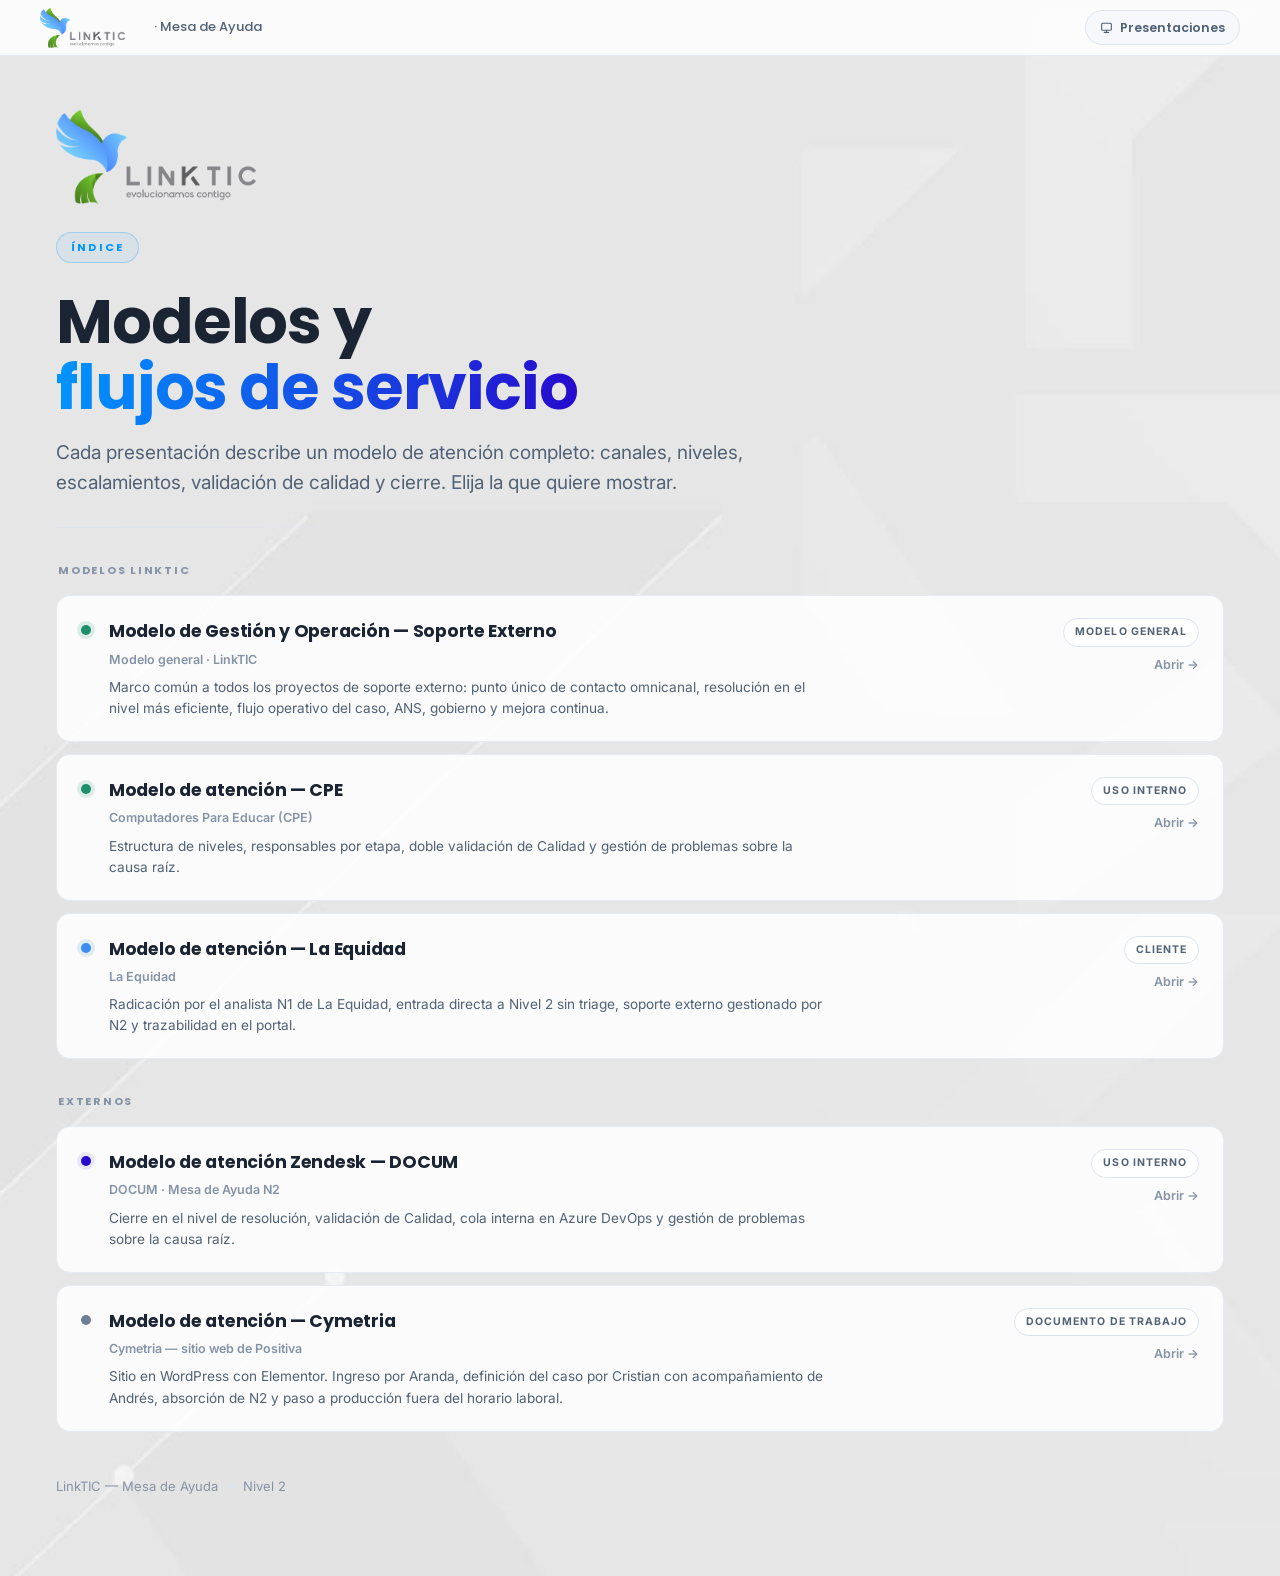
<file: index.html>
<!DOCTYPE html>
<html lang="es">
<head>
<meta charset="utf-8"/>
<meta name="viewport" content="width=device-width, initial-scale=1"/>
<title>Presentaciones — Mesa de Ayuda LinkTIC</title>
<meta name="description" content="Índice de los modelos de atención y flujos de servicio de la Mesa de Ayuda de LinkTIC."/>
<meta name="theme-color" content="#ffffff"/>
<meta property="og:title" content="Presentaciones — Mesa de Ayuda LinkTIC"/>
<meta property="og:description" content="Modelos de atención y flujos de servicio, en un solo lugar."/>
<meta property="og:type" content="website"/>
<link rel="preconnect" href="https://fonts.googleapis.com"/>
<link rel="preconnect" href="https://fonts.gstatic.com" crossorigin/>
<link href="https://fonts.googleapis.com/css2?family=Inter:wght@400;500;600;700;800&display=swap" rel="stylesheet"/>
<link rel="stylesheet" href="assets/core.css"/>
</head>
<body data-base="" data-deck="">
<div class="wrap">

<header class="topbar">
  <div class="brand"><i></i> LinkTIC <span>· Mesa de Ayuda</span></div>
  <div class="spacer"></div>
  <div class="picker" id="picker"></div>
  <div class="progress" id="progress"></div>
</header>

<main class="hub">
  <div class="inner">
    <span class="eyebrow reveal">Índice</span>
    <h1 class="reveal">Modelos y<br/><span class="accent">flujos de servicio</span></h1>
    <p class="lede reveal">Cada presentación describe un modelo de atención completo: canales, niveles, escalamientos, validación de calidad y cierre. Elija la que quiere mostrar.</p>
    <div class="rule reveal"></div>
    <ul class="deck-list" id="deck-list"></ul>
    <div class="signoff reveal"><span>LinkTIC — Mesa de Ayuda</span><i></i><span>Nivel 2</span></div>
  </div>
</main>

</div>
<script src="assets/decks.js"></script>
<script src="assets/core.js"></script>
</body>
</html>
</file>
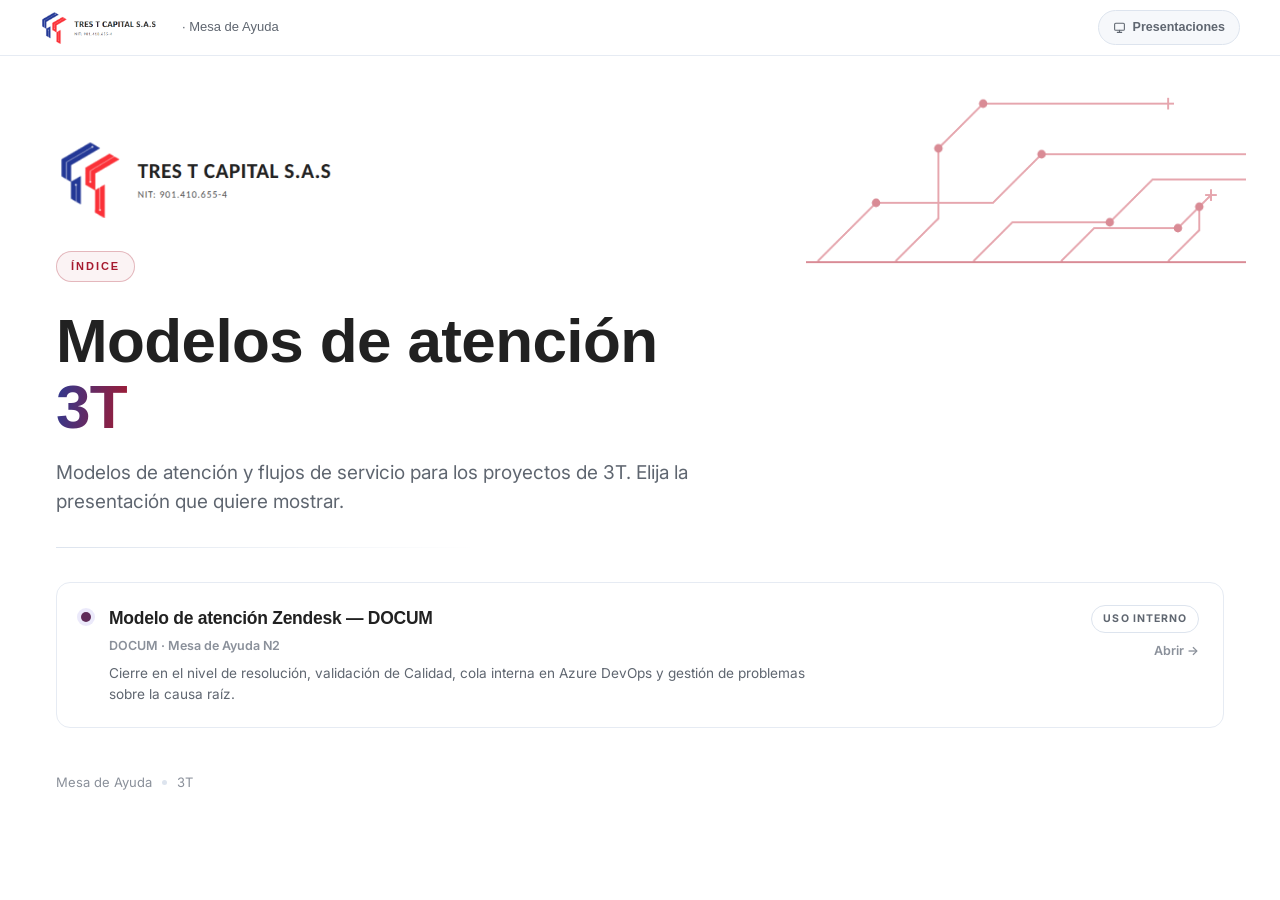
<file: sites/3t/index.html>
<!DOCTYPE html>
<html lang="es">
<head>
<meta charset="utf-8"/>
<meta name="viewport" content="width=device-width, initial-scale=1"/>
<title>Presentaciones — 3T</title>
<meta name="description" content="Modelos de atención de la Mesa de Ayuda para 3T."/>
<meta name="theme-color" content="#ffffff"/>
<meta property="og:title" content="Presentaciones — 3T"/>
<meta property="og:description" content="Modelos de atención de la Mesa de Ayuda para 3T."/>
<meta property="og:type" content="website"/>
<link rel="preconnect" href="https://fonts.googleapis.com"/>
<link rel="preconnect" href="https://fonts.gstatic.com" crossorigin/>
<link href="https://fonts.googleapis.com/css2?family=Inter:wght@400;500;600;700;800&display=swap" rel="stylesheet"/>
<link rel="stylesheet" href="assets/core.css"/>
</head>
<body data-base="" data-deck="" data-brand="tres-t">
<div class="wrap">

<header class="topbar">
  <div class="brand"><i></i> Tres T Capital <span>· Mesa de Ayuda</span></div>
  <div class="spacer"></div>
  <div class="picker" id="picker"></div>
  <div class="progress" id="progress"></div>
</header>

<main class="hub">
  <div class="inner">
    <span class="eyebrow reveal">Índice</span>
    <h1 class="reveal">Modelos de atención<br/><span class="accent">3T</span></h1>
    <p class="lede reveal">Modelos de atención y flujos de servicio para los proyectos de 3T. Elija la presentación que quiere mostrar.</p>
    <div class="rule reveal"></div>
    <ul class="deck-list" id="deck-list"></ul>
    <div class="signoff reveal"><span>Mesa de Ayuda</span><i></i><span>3T</span></div>
  </div>
</main>

</div>
<script src="assets/decks.js"></script>
<script src="assets/core.js"></script>
</body>
</html>
</file>
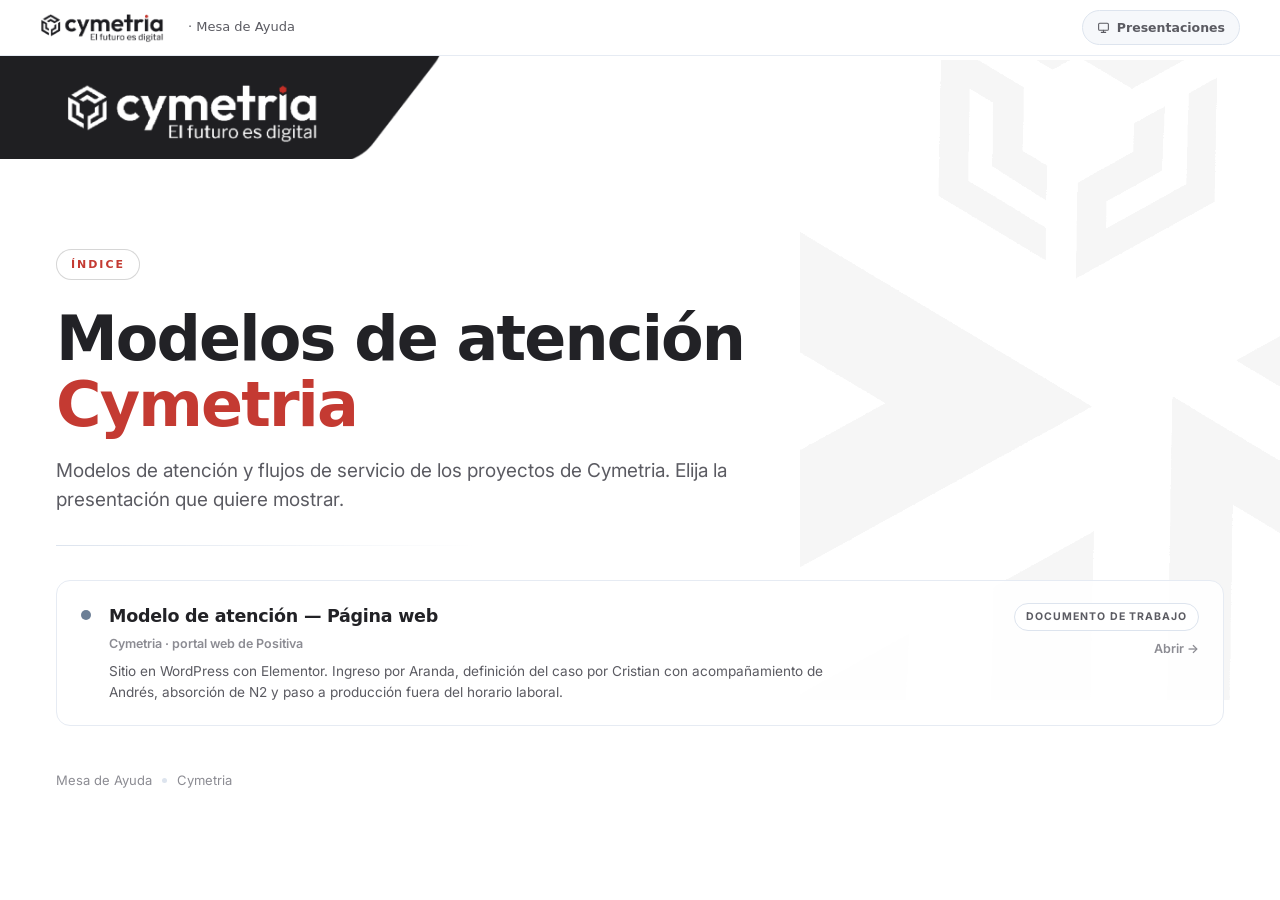
<file: sites/cymetria/index.html>
<!DOCTYPE html>
<html lang="es">
<head>
<meta charset="utf-8"/>
<meta name="viewport" content="width=device-width, initial-scale=1"/>
<title>Presentaciones — Cymetria</title>
<meta name="description" content="Modelos de atención de la Mesa de Ayuda para los proyectos de Cymetria."/>
<meta name="theme-color" content="#ffffff"/>
<meta property="og:title" content="Presentaciones — Cymetria"/>
<meta property="og:description" content="Modelos de atención de la Mesa de Ayuda para los proyectos de Cymetria."/>
<meta property="og:type" content="website"/>
<link rel="preconnect" href="https://fonts.googleapis.com"/>
<link rel="preconnect" href="https://fonts.gstatic.com" crossorigin/>
<link href="https://fonts.googleapis.com/css2?family=Inter:wght@400;500;600;700;800&display=swap" rel="stylesheet"/>
<link rel="stylesheet" href="assets/core.css"/>
</head>
<body data-base="" data-deck="" data-brand="cymetria">
<div class="wrap">

<header class="topbar">
  <div class="brand"><i></i> Cymetria <span>· Mesa de Ayuda</span></div>
  <div class="spacer"></div>
  <div class="picker" id="picker"></div>
  <div class="progress" id="progress"></div>
</header>

<main class="hub">
  <div class="inner">
    <span class="eyebrow reveal">Índice</span>
    <h1 class="reveal">Modelos de atención<br/><span class="accent">Cymetria</span></h1>
    <p class="lede reveal">Modelos de atención y flujos de servicio de los proyectos de Cymetria. Elija la presentación que quiere mostrar.</p>
    <div class="rule reveal"></div>
    <ul class="deck-list" id="deck-list"></ul>
    <div class="signoff reveal"><span>Mesa de Ayuda</span><i></i><span>Cymetria</span></div>
  </div>
</main>

</div>
<script src="assets/decks.js"></script>
<script src="assets/core.js"></script>
</body>
</html>
</file>
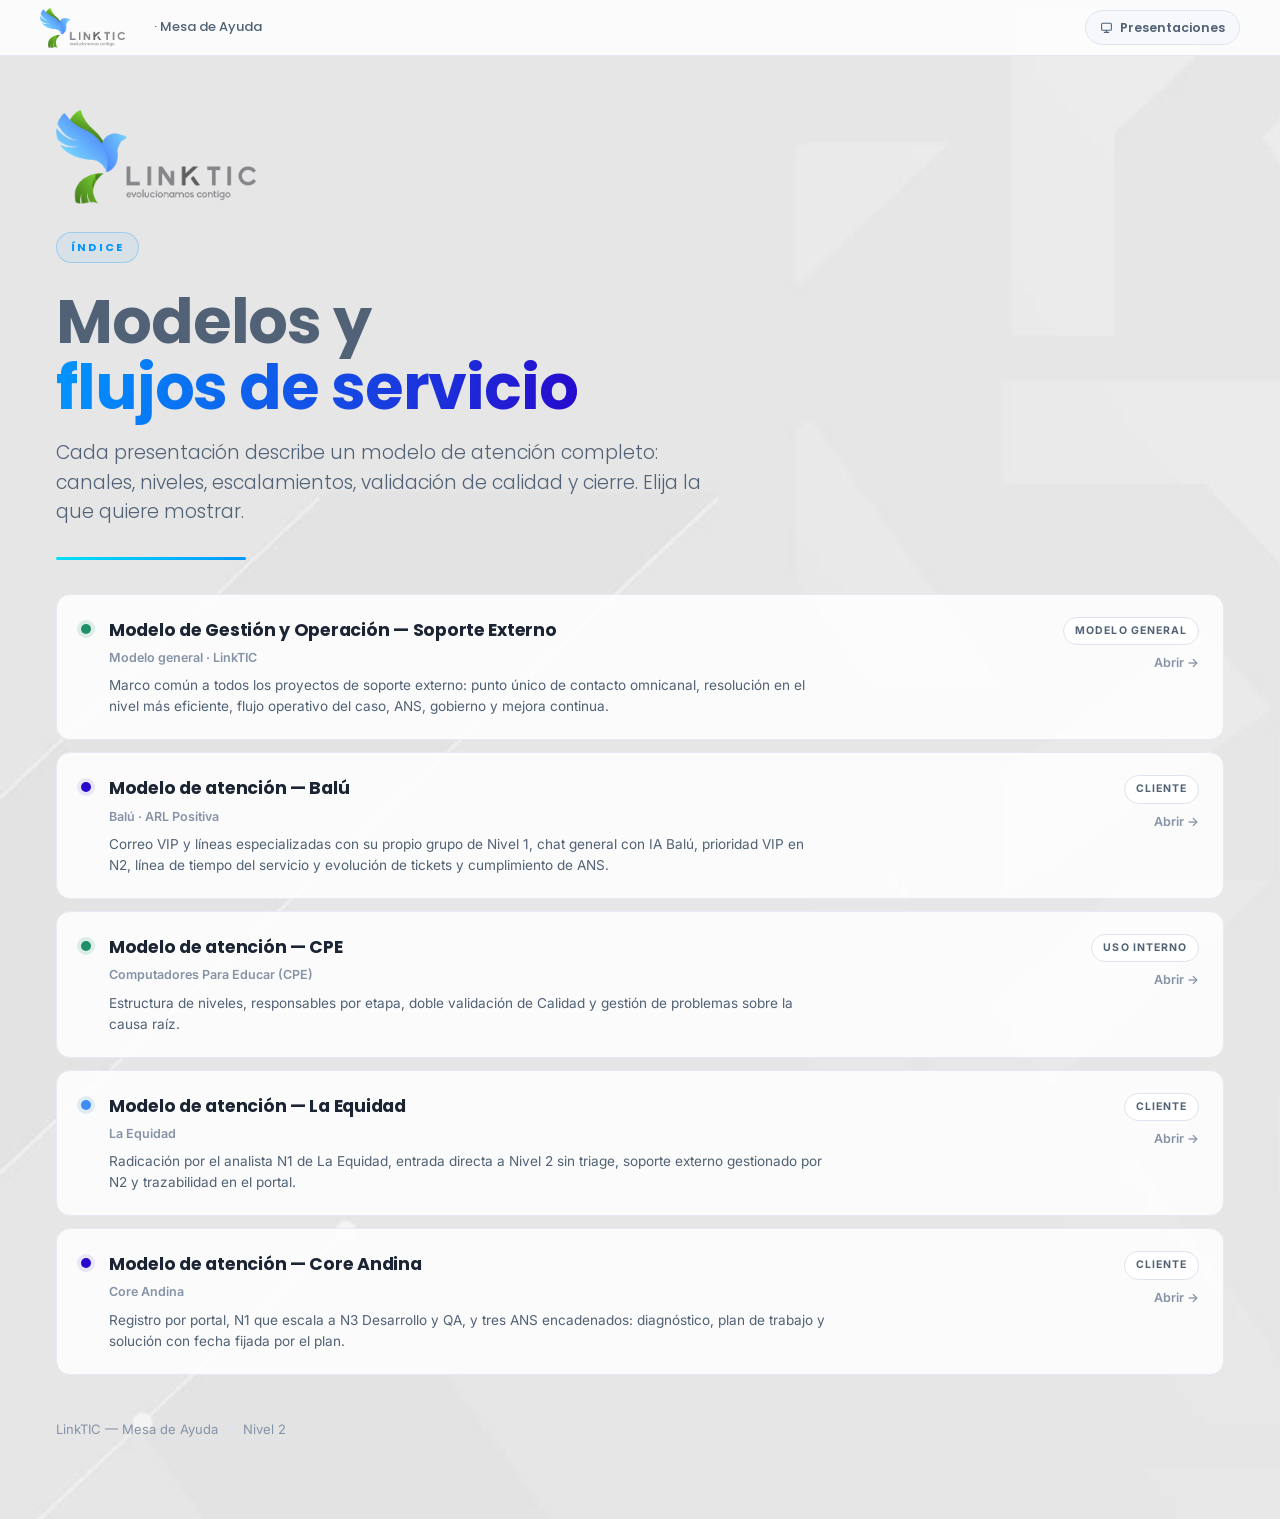
<file: sites/linktic/index.html>
<!DOCTYPE html>
<html lang="es">
<head>
<meta charset="utf-8"/>
<meta name="viewport" content="width=device-width, initial-scale=1"/>
<title>Presentaciones — LinkTIC</title>
<meta name="description" content="Índice de los modelos de atención y flujos de servicio de la Mesa de Ayuda de LinkTIC."/>
<meta name="theme-color" content="#ffffff"/>
<meta property="og:title" content="Presentaciones — Mesa de Ayuda LinkTIC"/>
<meta property="og:description" content="Modelos de atención y flujos de servicio, en un solo lugar."/>
<meta property="og:type" content="website"/>
<link rel="preconnect" href="https://fonts.googleapis.com"/>
<link rel="preconnect" href="https://fonts.gstatic.com" crossorigin/>
<link href="https://fonts.googleapis.com/css2?family=Inter:wght@400;500;600;700;800&display=swap" rel="stylesheet"/>
<link rel="stylesheet" href="assets/core.css"/>
</head>
<body data-base="" data-deck="">
<div class="wrap">

<header class="topbar">
  <div class="brand"><i></i> LinkTIC <span>· Mesa de Ayuda</span></div>
  <div class="spacer"></div>
  <div class="picker" id="picker"></div>
  <div class="progress" id="progress"></div>
</header>

<main class="hub">
  <div class="inner">
    <span class="eyebrow reveal">Índice</span>
    <h1 class="reveal">Modelos y<br/><span class="accent">flujos de servicio</span></h1>
    <p class="lede reveal">Cada presentación describe un modelo de atención completo: canales, niveles, escalamientos, validación de calidad y cierre. Elija la que quiere mostrar.</p>
    <div class="rule reveal"></div>
    <ul class="deck-list" id="deck-list"></ul>
    <div class="signoff reveal"><span>LinkTIC — Mesa de Ayuda</span><i></i><span>Nivel 2</span></div>
  </div>
</main>

</div>
<script src="assets/decks.js"></script>
<script src="assets/core.js"></script>
</body>
</html>
</file>
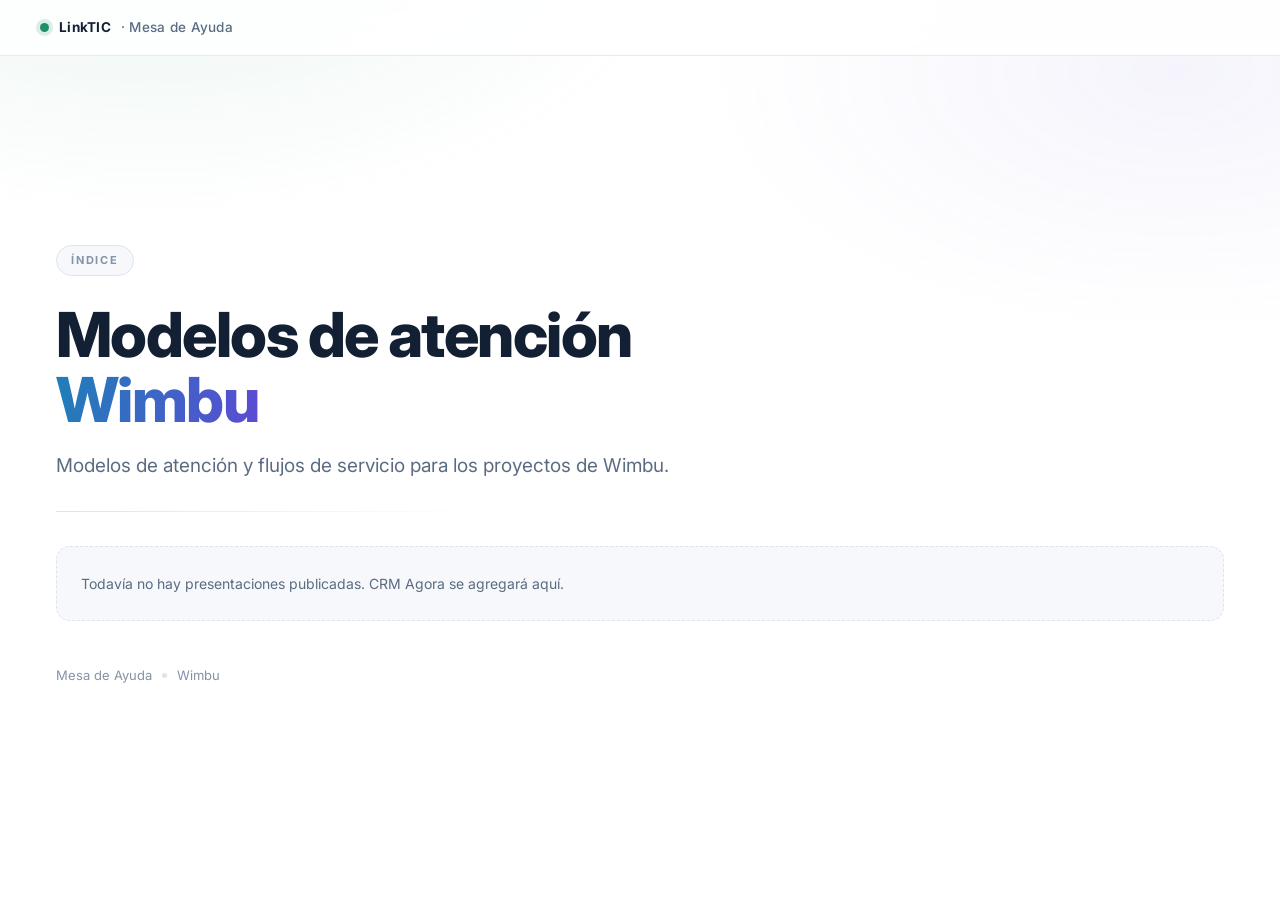
<file: sites/wimbu/index.html>
<!DOCTYPE html>
<html lang="es">
<head>
<meta charset="utf-8"/>
<meta name="viewport" content="width=device-width, initial-scale=1"/>
<title>Presentaciones — Wimbu</title>
<meta name="description" content="Modelos de atención de la Mesa de Ayuda para Wimbu."/>
<meta name="theme-color" content="#ffffff"/>
<meta property="og:title" content="Presentaciones — Wimbu"/>
<meta property="og:description" content="Modelos de atención de la Mesa de Ayuda para Wimbu."/>
<meta property="og:type" content="website"/>
<link rel="preconnect" href="https://fonts.googleapis.com"/>
<link rel="preconnect" href="https://fonts.gstatic.com" crossorigin/>
<link href="https://fonts.googleapis.com/css2?family=Inter:wght@400;500;600;700;800&display=swap" rel="stylesheet"/>
<link rel="stylesheet" href="assets/core.css"/>
</head>
<body data-base="" data-deck="" data-brand="neutral">
<div class="wrap">

<header class="topbar">
  <div class="brand"><i></i> LinkTIC <span>· Mesa de Ayuda</span></div>
  <div class="spacer"></div>
  <div class="picker" id="picker"></div>
  <div class="progress" id="progress"></div>
</header>

<main class="hub">
  <div class="inner">
    <span class="eyebrow reveal">Índice</span>
    <h1 class="reveal">Modelos de atención<br/><span class="accent">Wimbu</span></h1>
    <p class="lede reveal">Modelos de atención y flujos de servicio para los proyectos de Wimbu.</p>
    <div class="rule reveal"></div>
    <ul class="deck-list" id="deck-list"></ul>
    <div class="signoff reveal"><span>Mesa de Ayuda</span><i></i><span>Wimbu</span></div>
  </div>
</main>

</div>
<script src="assets/decks.js"></script>
<script src="assets/core.js"></script>
</body>
</html>
</file>
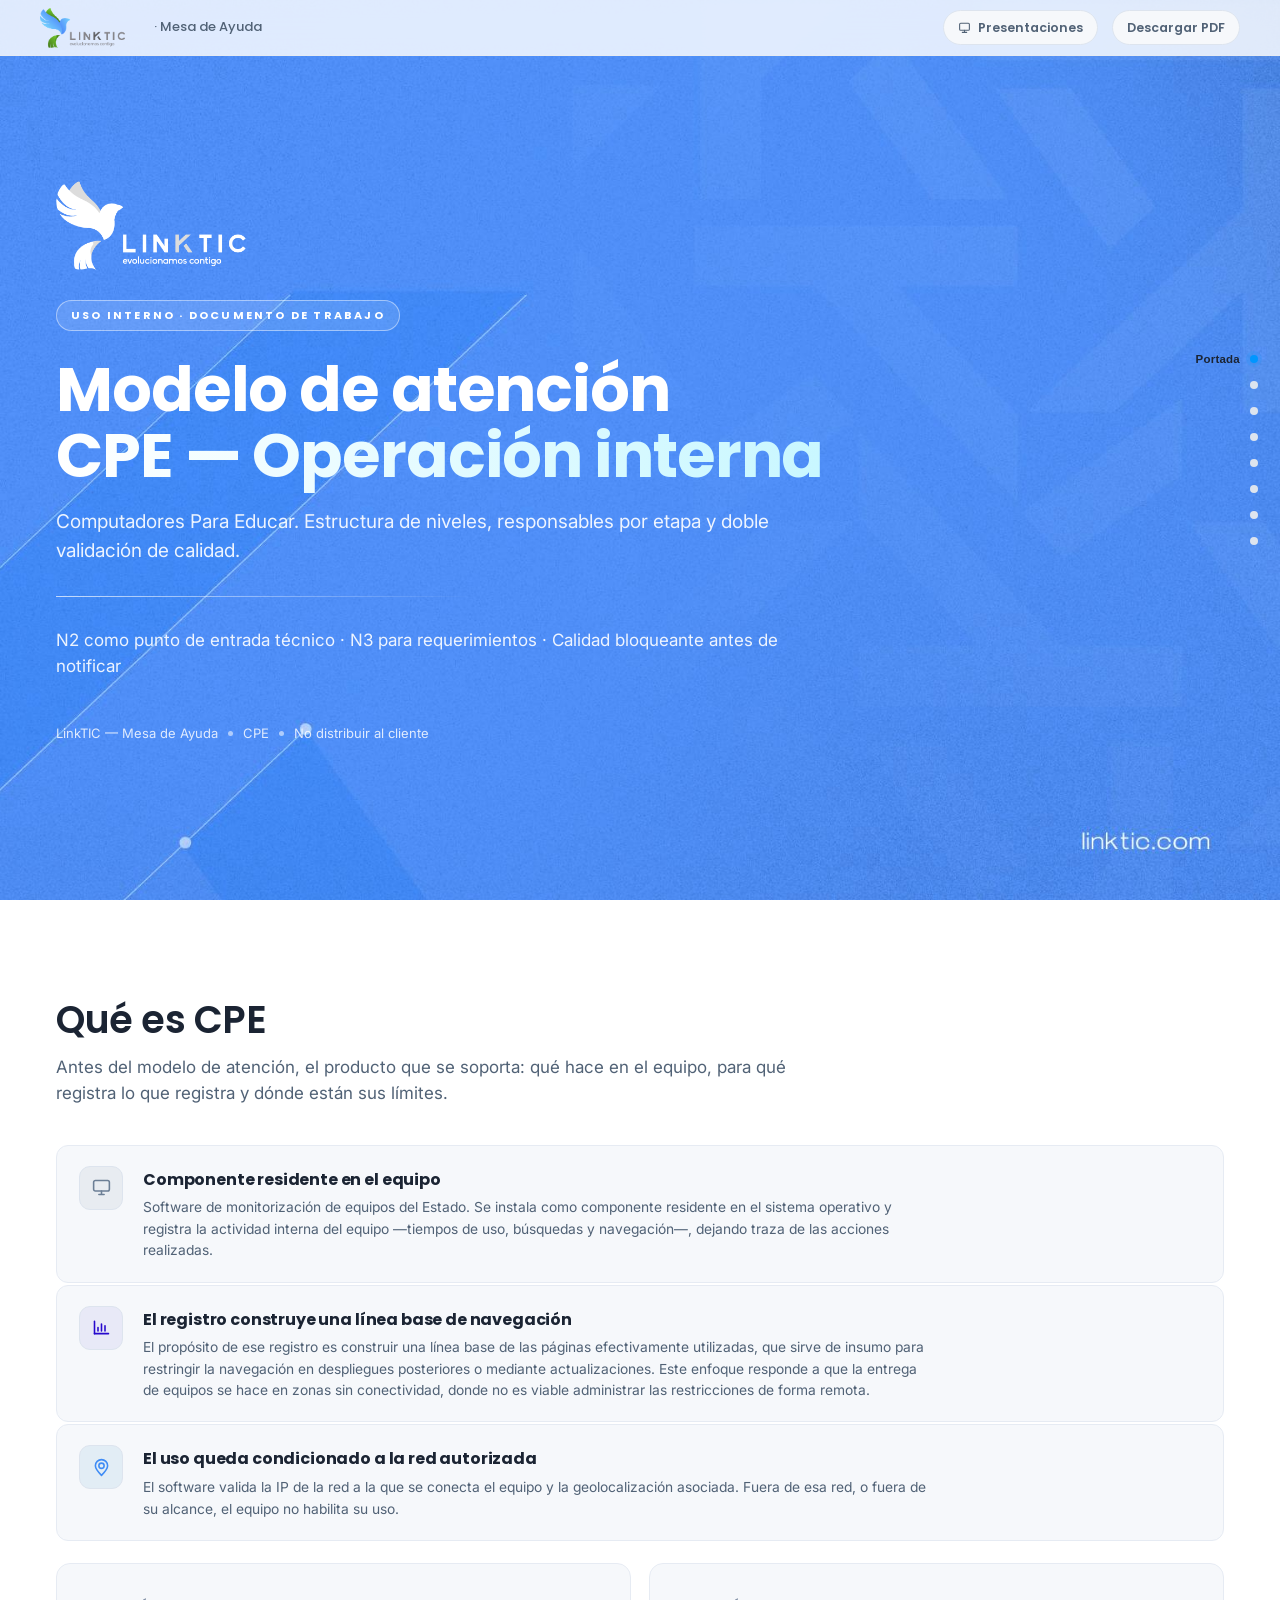
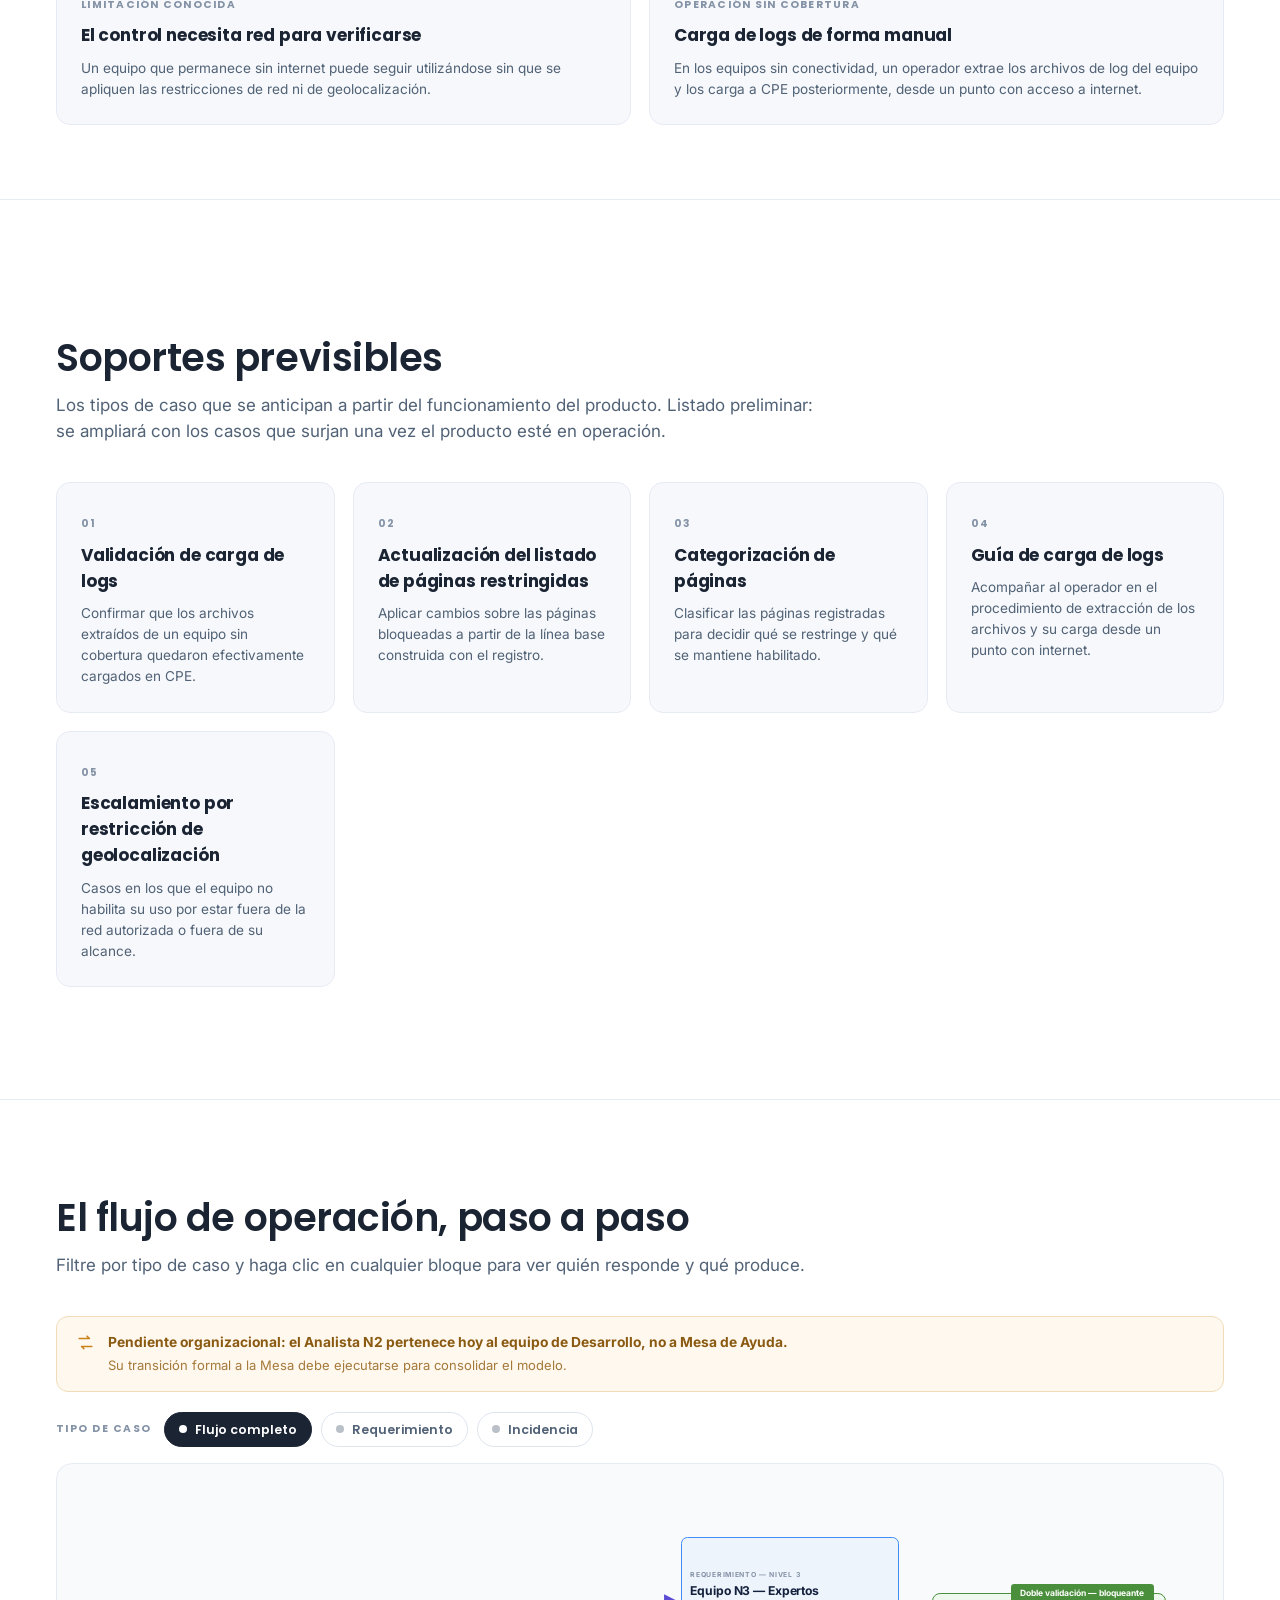
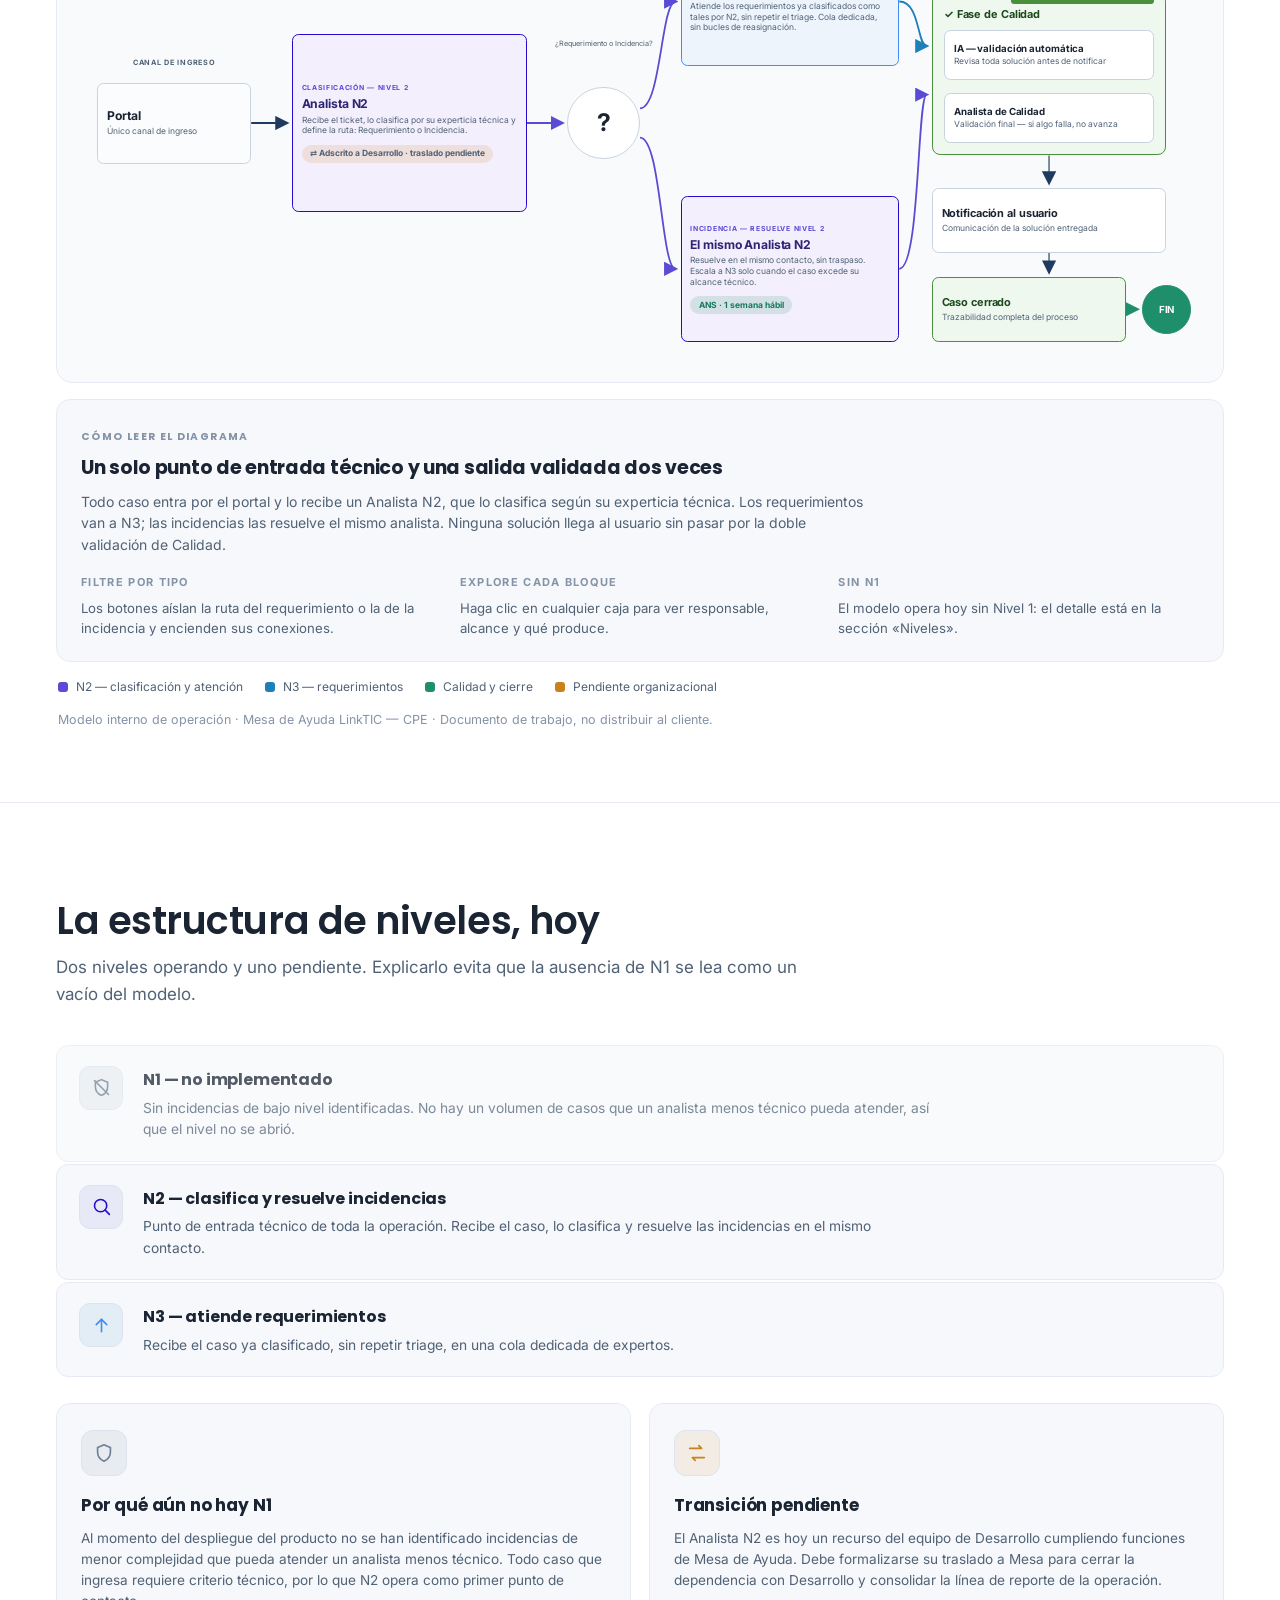
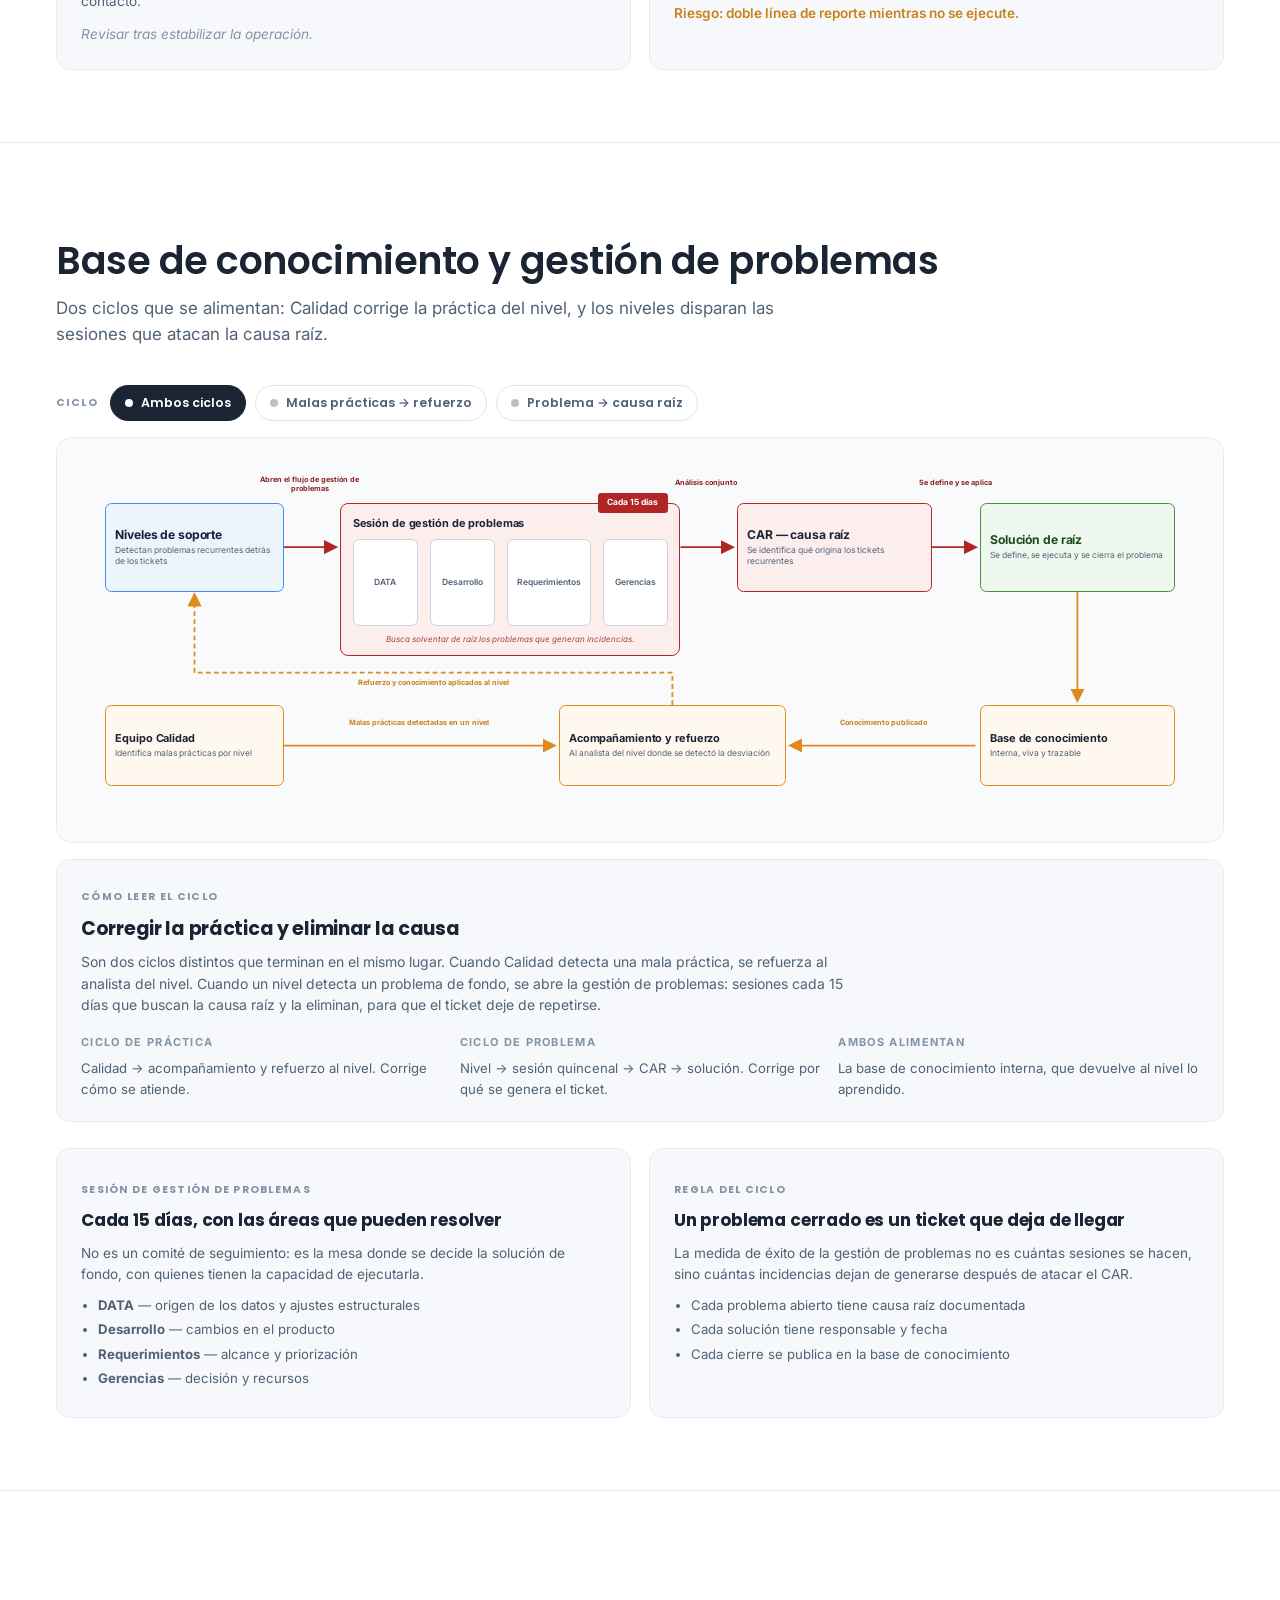
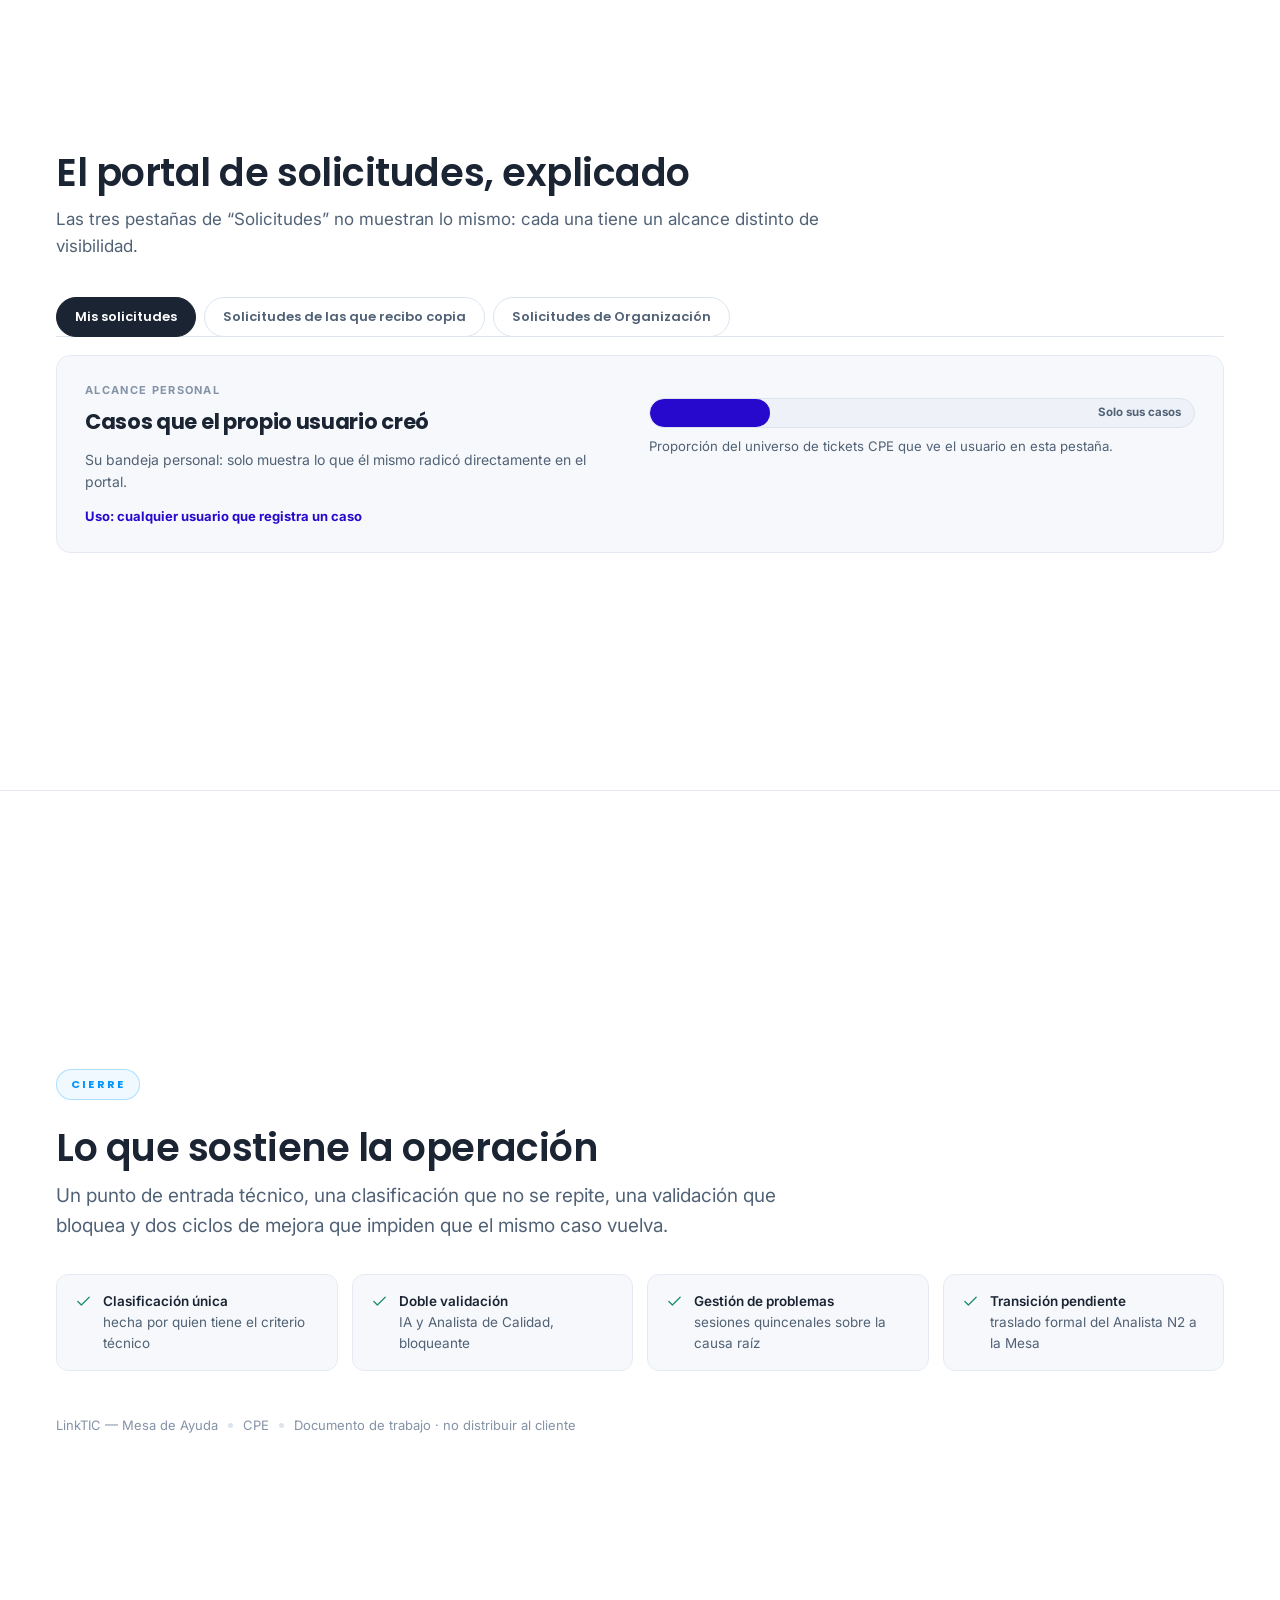
<file: p/cpe.html>
<!DOCTYPE html>
<html lang="es">
<head>
<meta charset="utf-8"/>
<meta name="viewport" content="width=device-width, initial-scale=1"/>
<title>Modelo de atención — CPE | LinkTIC</title>
<meta name="description" content="Modelo de atención de la Mesa de Ayuda de LinkTIC para CPE: estructura de niveles, responsables por etapa, doble validación de calidad y gestión de problemas. Documento de trabajo interno."/>
<meta name="theme-color" content="#ffffff"/>
<meta property="og:title" content="Modelo de atención — CPE"/>
<meta property="og:description" content="Estructura de niveles, responsables por etapa y doble validación de calidad."/>
<meta property="og:type" content="website"/>
<link rel="preconnect" href="https://fonts.googleapis.com"/>
<link rel="preconnect" href="https://fonts.gstatic.com" crossorigin/>
<link href="https://fonts.googleapis.com/css2?family=Inter:wght@400;500;600;700;800&display=swap" rel="stylesheet"/>
<link rel="stylesheet" href="../assets/core.css"/>
</head>
<body data-base="../" data-deck="cpe">
<div class="wrap">

<header class="topbar">
  <div class="brand"><i></i> LinkTIC <span>· Mesa de Ayuda</span></div>
  <div class="spacer"></div>
  <div class="picker" id="picker"></div>
  <button class="tbtn" data-print type="button">Descargar PDF</button>
  <div class="progress" id="progress"></div>
</header>

<nav class="sidenav" id="sidenav" aria-label="Secciones"></nav>

<!-- 1 · PORTADA -->
<section class="slide" id="portada" data-nav="Portada">
  <div class="inner">
    <span class="eyebrow reveal">Uso interno · documento de trabajo</span>
    <h1 class="reveal">Modelo de atención<br/><span class="accent">CPE — Operación interna</span></h1>
    <p class="lede reveal">Computadores Para Educar. Estructura de niveles, responsables por etapa y doble validación de calidad.</p>
    <div class="rule reveal"></div>
    <p class="sub reveal">N2 como punto de entrada técnico · N3 para requerimientos · Calidad bloqueante antes de notificar</p>
    <div class="signoff reveal"><span>LinkTIC — Mesa de Ayuda</span><i></i><span>CPE</span><i></i><span>No distribuir al cliente</span></div>
  </div>
</section>

<!-- 2 · EL PRODUCTO -->
<section class="slide" id="producto" data-nav="El producto">
  <div class="inner">
    <div class="section-head">
      <h2 class="reveal">Qué es CPE</h2>
      <p class="sub reveal">Antes del modelo de atención, el producto que se soporta: qué hace en el equipo, para qué registra lo que registra y dónde están sus límites.</p>
    </div>
    <ul class="rows">
      <li class="row reveal">
        <span class="row-ico tone-steel"><svg viewBox="0 0 24 24" fill="none" stroke="currentColor" stroke-width="1.8" stroke-linecap="round" stroke-linejoin="round" aria-hidden="true"><rect x="3" y="4" width="18" height="12" rx="2"/><path d="M9 20h6M12 16v4"/></svg></span>
        <div class="row-body">
          <h3>Componente residente en el equipo</h3>
          <p>Software de monitorización de equipos del Estado. Se instala como componente residente en el sistema operativo y registra la actividad interna del equipo —tiempos de uso, búsquedas y navegación—, dejando traza de las acciones realizadas.</p>
        </div>
      </li>
      <li class="row reveal">
        <span class="row-ico tone-violet"><svg viewBox="0 0 24 24" fill="none" stroke="currentColor" stroke-width="1.8" stroke-linecap="round" stroke-linejoin="round" aria-hidden="true"><path d="M4 19V5"/><path d="M4 19h16"/><path d="M8 16v-4M12 16V8M16 16v-6"/></svg></span>
        <div class="row-body">
          <h3>El registro construye una línea base de navegación</h3>
          <p>El propósito de ese registro es construir una línea base de las páginas efectivamente utilizadas, que sirve de insumo para restringir la navegación en despliegues posteriores o mediante actualizaciones. Este enfoque responde a que la entrega de equipos se hace en zonas sin conectividad, donde no es viable administrar las restricciones de forma remota.</p>
        </div>
      </li>
      <li class="row reveal">
        <span class="row-ico tone-blue"><svg viewBox="0 0 24 24" fill="none" stroke="currentColor" stroke-width="1.8" stroke-linecap="round" stroke-linejoin="round" aria-hidden="true"><circle cx="12" cy="10" r="3"/><path d="M12 21c4.5-4.6 7-7.8 7-11a7 7 0 1 0-14 0c0 3.2 2.5 6.4 7 11z"/></svg></span>
        <div class="row-body">
          <h3>El uso queda condicionado a la red autorizada</h3>
          <p>El software valida la IP de la red a la que se conecta el equipo y la geolocalización asociada. Fuera de esa red, o fuera de su alcance, el equipo no habilita su uso.</p>
        </div>
      </li>
    </ul>

    <div class="grid" style="margin-top:22px; grid-template-columns:repeat(auto-fit,minmax(320px,1fr))">
      <article class="card reveal tone-amber">
        <span class="kicker">Limitación conocida</span>
        <h3>El control necesita red para verificarse</h3>
        <p>Un equipo que permanece sin internet puede seguir utilizándose sin que se apliquen las restricciones de red ni de geolocalización.</p>
      </article>
      <article class="card reveal tone-steel">
        <span class="kicker">Operación sin cobertura</span>
        <h3>Carga de logs de forma manual</h3>
        <p>En los equipos sin conectividad, un operador extrae los archivos de log del equipo y los carga a CPE posteriormente, desde un punto con acceso a internet.</p>
      </article>
    </div>
  </div>
</section>

<!-- 3 · SOPORTES PREVISIBLES -->
<section class="slide" id="soportes" data-nav="Soportes">
  <div class="inner">
    <div class="section-head">
      <h2 class="reveal">Soportes previsibles</h2>
      <p class="sub reveal">Los tipos de caso que se anticipan a partir del funcionamiento del producto. Listado preliminar: se ampliará con los casos que surjan una vez el producto esté en operación.</p>
    </div>
    <div class="grid">
      <article class="card reveal tone-blue">
        <span class="kicker">01</span>
        <h3>Validación de carga de logs</h3>
        <p>Confirmar que los archivos extraídos de un equipo sin cobertura quedaron efectivamente cargados en CPE.</p>
      </article>
      <article class="card reveal tone-violet">
        <span class="kicker">02</span>
        <h3>Actualización del listado de páginas restringidas</h3>
        <p>Aplicar cambios sobre las páginas bloqueadas a partir de la línea base construida con el registro.</p>
      </article>
      <article class="card reveal tone-violet">
        <span class="kicker">03</span>
        <h3>Categorización de páginas</h3>
        <p>Clasificar las páginas registradas para decidir qué se restringe y qué se mantiene habilitado.</p>
      </article>
      <article class="card reveal tone-steel">
        <span class="kicker">04</span>
        <h3>Guía de carga de logs</h3>
        <p>Acompañar al operador en el procedimiento de extracción de los archivos y su carga desde un punto con internet.</p>
      </article>
      <article class="card reveal tone-amber">
        <span class="kicker">05</span>
        <h3>Escalamiento por restricción de geolocalización</h3>
        <p>Casos en los que el equipo no habilita su uso por estar fuera de la red autorizada o fuera de su alcance.</p>
      </article>
    </div>
  </div>
</section>

<!-- 4 · FLUJO INTERACTIVO -->
<section class="slide slide--wide" id="flujo" data-nav="Flujo">
  <div class="inner">
    <div class="section-head">
      <h2 class="reveal">El flujo de operación, paso a paso</h2>
      <p class="sub reveal">Filtre por tipo de caso y haga clic en cualquier bloque para ver quién responde y qué produce.</p>
    </div>

    <div class="notice reveal">
      <svg viewBox="0 0 24 24" fill="none" stroke="currentColor" stroke-width="1.9" stroke-linecap="round" stroke-linejoin="round" aria-hidden="true"><path d="M4 7h13l-3-3M20 17H7l3 3"/></svg>
      <span>
        <b>Pendiente organizacional: el Analista N2 pertenece hoy al equipo de Desarrollo, no a Mesa de Ayuda.</b>
        <span>Su transición formal a la Mesa debe ejecutarse para consolidar el modelo.</span>
      </span>
    </div>

    <div class="flow reveal">

      <div class="flow-controls">
        <span class="ctl-label">Tipo de caso</span>
        <button class="fchip" type="button" data-route="all" aria-pressed="true"><i></i>Flujo completo</button>
        <button class="fchip t-blue" type="button" data-route="req" aria-pressed="false"><i></i>Requerimiento</button>
        <button class="fchip t-violet" type="button" data-route="inc" aria-pressed="false"><i></i>Incidencia</button>
      </div>

      <div class="flow-stage">
        <div class="diagram-scroll">
          <div class="flowbox" style="aspect-ratio:1400/600" role="group" aria-label="Diagrama del modelo de operación interna de CPE">

            <svg class="flow-edges" viewBox="0 0 1400 600" preserveAspectRatio="xMidYMid meet" aria-hidden="true">
              <defs>
                <marker id="cDk" markerWidth="8" markerHeight="8" refX="6.5" refY="4" orient="auto"><path d="M0,0 L8,4 L0,8 z" fill="#1f3a5f"/></marker>
                <marker id="cBl" markerWidth="8" markerHeight="8" refX="6.5" refY="4" orient="auto"><path d="M0,0 L8,4 L0,8 z" fill="#1f7fb8"/></marker>
                <marker id="cVi" markerWidth="8" markerHeight="8" refX="6.5" refY="4" orient="auto"><path d="M0,0 L8,4 L0,8 z" fill="#5b4bd4"/></marker>
                <marker id="cTe" markerWidth="8" markerHeight="8" refX="6.5" refY="4" orient="auto"><path d="M0,0 L8,4 L0,8 z" fill="#1f8f6b"/></marker>
              </defs>

              <path class="fedge" data-routes="all req inc" d="M220,300 H264" fill="none" stroke="#1f3a5f" stroke-width="2.2" marker-end="url(#cDk)"/>
              <path class="fedge" data-routes="all req inc" d="M560,300 H604" fill="none" stroke="#5b4bd4" stroke-width="2.2" marker-end="url(#cVi)"/>
              <path class="fedge" data-routes="all req" d="M700,282 C726,282 726,150 744,150" fill="none" stroke="#5b4bd4" stroke-width="2.2" marker-end="url(#cVi)"/>
              <path class="fedge" data-routes="all inc" d="M700,318 C726,318 726,480 744,480" fill="none" stroke="#5b4bd4" stroke-width="2.2" marker-end="url(#cVi)"/>
              <path class="fedge" data-routes="all req" d="M1020,150 C1046,150 1042,205 1054,205" fill="none" stroke="#1f7fb8" stroke-width="2.2" marker-end="url(#cBl)"/>
              <path class="fedge" data-routes="all inc" d="M1020,480 C1046,480 1042,265 1054,265" fill="none" stroke="#5b4bd4" stroke-width="2.2" marker-end="url(#cVi)"/>
              <path class="fedge" data-routes="all req inc" d="M1205,340 V374" fill="none" stroke="#6c7f96" stroke-width="2.2" marker-end="url(#cDk)"/>
              <path class="fedge" data-routes="all req inc" d="M1205,460 V484" fill="none" stroke="#6c7f96" stroke-width="2.2" marker-end="url(#cDk)"/>
              <path class="fedge" data-routes="all req inc" d="M1300,530 H1314" fill="none" stroke="#1f8f6b" stroke-width="2.2" marker-end="url(#cTe)"/>
            </svg>

            <button class="fnode n-gray" type="button" data-node="portal" data-routes="all req inc" style="--x:30;--y:250;--w:190;--h:100">
              <b>Portal</b><span>Único canal de ingreso</span>
            </button>

            <button class="fnode n-purple" type="button" data-node="n2clas" data-routes="all req inc" style="--x:270;--y:190;--w:290;--h:220">
              <em>Clasificación — Nivel 2</em>
              <b>Analista N2</b>
              <span>Recibe el ticket, lo clasifica por su experticia técnica y define la ruta: Requerimiento o Incidencia.</span>
              <span class="fbadge">⇄ Adscrito a Desarrollo · traslado pendiente</span>
            </button>

            <button class="fnode n-plain n-round is-center" type="button" data-node="decision" data-routes="all req inc" style="--x:610;--y:255;--w:90;--h:90">
              <b style="font-size:calc(30 * var(--u))">?</b>
            </button>

            <button class="fnode n-blue" type="button" data-node="n3" data-routes="all req" style="--x:750;--y:70;--w:270;--h:160">
              <em>Requerimiento — Nivel 3</em>
              <b>Equipo N3 — Expertos</b>
              <span>Atiende los requerimientos ya clasificados como tales por N2, sin repetir el triage. Cola dedicada, sin bucles de reasignación.</span>
            </button>

            <button class="fnode n-purple" type="button" data-node="n2inc" data-routes="all inc" style="--x:750;--y:390;--w:270;--h:180">
              <em>Incidencia — Resuelve Nivel 2</em>
              <b>El mismo Analista N2</b>
              <span>Resuelve en el mismo contacto, sin traspaso. Escala a N3 solo cuando el caso excede su alcance técnico.</span>
              <span class="fbadge is-ans">ANS · 1 semana hábil</span>
            </button>

            <div class="fgroup g-green is-stack" data-routes="all req inc" style="--x:1060;--y:140;--w:290;--h:200">
              <span class="fgroup-tag">Doble validación — bloqueante</span>
              <p class="fgroup-title">✓ Fase de Calidad</p>
              <div class="fgroup-body">
                <button class="fnode n-plain" type="button" data-node="ia-val" data-routes="all req inc">
                  <b style="font-size:calc(12 * var(--u))">IA — validación automática</b>
                  <span>Revisa toda solución antes de notificar</span>
                </button>
                <button class="fnode n-plain" type="button" data-node="cal-analista" data-routes="all req inc">
                  <b style="font-size:calc(12 * var(--u))">Analista de Calidad</b>
                  <span>Validación final — si algo falla, no avanza</span>
                </button>
              </div>
            </div>

            <button class="fnode n-plain" type="button" data-node="notif" data-routes="all req inc" style="--x:1060;--y:380;--w:290;--h:80">
              <b style="font-size:calc(13.5 * var(--u))">Notificación al usuario</b>
              <span>Comunicación de la solución entregada</span>
            </button>

            <button class="fnode n-green" type="button" data-node="cerrado" data-routes="all req inc" style="--x:1060;--y:490;--w:240;--h:80">
              <b style="font-size:calc(13.5 * var(--u))">Caso cerrado</b>
              <span>Trazabilidad completa del proceso</span>
            </button>

            <div class="fbox n-green n-round is-center" data-routes="all req inc" style="--x:1320;--y:500;--w:60;--h:60;background:#1f8f6b;border-color:#1f8f6b">
              <b style="color:#fff;font-size:calc(12 * var(--u))">FIN</b>
            </div>

            <p class="flabel" data-routes="all req inc" style="--x:125;--y:220;--w:190;font-weight:700;letter-spacing:.1em;text-transform:uppercase">Canal de ingreso</p>
            <p class="flabel" data-routes="all req inc" style="--x:655;--y:196;--w:160">¿Requerimiento o Incidencia?</p>
          </div>
        </div>
      </div>

      <p class="scroll-hint">Deslice horizontalmente para ver el diagrama completo →</p>

      <div class="flow-detail">
        <div class="fdetail" data-detail="intro">
          <span class="kicker">Cómo leer el diagrama</span>
          <h3>Un solo punto de entrada técnico y una salida validada dos veces</h3>
          <p>Todo caso entra por el portal y lo recibe un Analista N2, que lo clasifica según su experticia técnica. Los requerimientos van a N3; las incidencias las resuelve el mismo analista. Ninguna solución llega al usuario sin pasar por la doble validación de Calidad.</p>
          <div class="fdetail-cols">
            <div><h4>Filtre por tipo</h4><p>Los botones aíslan la ruta del requerimiento o la de la incidencia y encienden sus conexiones.</p></div>
            <div><h4>Explore cada bloque</h4><p>Haga clic en cualquier caja para ver responsable, alcance y qué produce.</p></div>
            <div><h4>Sin N1</h4><p>El modelo opera hoy sin Nivel 1: el detalle está en la sección «Niveles».</p></div>
          </div>
        </div>

        <div class="fdetail" data-detail="portal" hidden>
          <span class="kicker">Entrada</span>
          <h3>Portal — único canal de ingreso</h3>
          <p>Todo caso entra por el portal. No hay bandejas paralelas ni casos abiertos por fuera, de modo que cada ticket nace registrado, con trazabilidad y con el ANS contando desde el ingreso real.</p>
          <div class="fdetail-cols">
            <div><h4>Garantiza</h4><ul><li>Un único registro por caso</li><li>Trazabilidad desde el minuto cero</li><li>Visibilidad para cliente y gerencias</li></ul></div>
            <div><h4>Entrega a</h4><ul><li>Analista N2, que clasifica en el primer contacto</li></ul></div>
          </div>
        </div>

        <div class="fdetail" data-detail="n2clas" hidden>
          <span class="kicker">Nivel 2 · clasificación</span>
          <h3>Analista N2 — punto de entrada técnico de toda la operación</h3>
          <p>Recibe el ticket, lo clasifica por su experticia técnica y define la ruta: Requerimiento o Incidencia. Al clasificar en el primer contacto se evitan los bucles de reasignación entre agentes.</p>
          <div class="fdetail-cols">
            <div><h4>Decide</h4><ul><li>Tipo de caso: requerimiento o incidencia</li><li>Si lo resuelve él mismo o lo entrega a N3</li></ul></div>
            <div><h4>Pendiente organizacional</h4><ul><li>Hoy es un recurso del equipo de Desarrollo</li><li>Cumple funciones de Mesa de Ayuda</li><li>Su traslado formal a la Mesa está pendiente</li></ul></div>
          </div>
        </div>

        <div class="fdetail" data-detail="decision" hidden>
          <span class="kicker">Punto de decisión</span>
          <h3>¿Requerimiento o Incidencia?</h3>
          <p>La clasificación ocurre una sola vez y la hace quien tiene el criterio técnico. De ahí en adelante nadie repite el triage: N3 recibe el caso ya tipificado y la incidencia se queda con quien la recibió.</p>
          <div class="fdetail-cols">
            <div><h4>Requerimiento</h4><p>Necesidad que exige al equipo experto. Sale a N3 con la clasificación ya hecha.</p></div>
            <div><h4>Incidencia</h4><p>Falla o solicitud dentro del alcance técnico de N2. Se resuelve en el mismo contacto.</p></div>
          </div>
        </div>

        <div class="fdetail" data-detail="n3" hidden>
          <span class="kicker">Nivel 3</span>
          <h3>Equipo N3 — Expertos</h3>
          <p>Atiende los requerimientos ya clasificados como tales por N2, sin repetir el triage. Trabaja en cola dedicada, lo que elimina los bucles de reasignación que generan demora.</p>
          <div class="fdetail-cols">
            <div><h4>Recibe</h4><ul><li>Requerimientos tipificados por N2</li><li>Incidencias que exceden el alcance técnico de N2</li></ul></div>
            <div><h4>Entrega</h4><ul><li>Solución a la Fase de Calidad</li><li>Insumo técnico para la gestión de problemas</li></ul></div>
          </div>
        </div>

        <div class="fdetail" data-detail="n2inc" hidden>
          <span class="kicker">Nivel 2 · resolución</span>
          <h3>El mismo Analista N2 resuelve la incidencia</h3>
          <p>Sin traspaso ni reasignación: quien recibió el caso es quien lo resuelve. Solo escala a N3 cuando el caso excede su alcance técnico, y lo hace ya clasificado. El ANS comprometido para la incidencia es de <b>una semana hábil</b>.</p>
          <div class="fdetail-cols">
            <div><h4>ANS</h4><ul><li>Una semana hábil para la incidencia</li></ul></div>
            <div><h4>Por qué importa</h4><ul><li>Elimina el tiempo muerto entre agentes</li><li>El usuario habla con un solo interlocutor</li><li>El criterio técnico está desde el primer contacto</li></ul></div>
            <div><h4>Escala a N3 cuando</h4><ul><li>El caso exige al equipo experto</li><li>Requiere cambios que N2 no ejecuta</li></ul></div>
          </div>
        </div>

        <div class="fdetail" data-detail="ia-val" hidden>
          <span class="kicker">Fase de Calidad · primer control</span>
          <h3>IA — validación automática</h3>
          <p>Revisa toda solución antes de notificar. Cubre el 100% de los casos, no una muestra, y le señala al Analista de Calidad dónde mirar. No cierra ni aprueba por sí sola.</p>
          <div class="fdetail-cols">
            <div><h4>Revisa</h4><ul><li>Que la solución responda a lo solicitado</li><li>Tipificación y categorización del caso</li><li>Tono y completitud de la respuesta</li></ul></div>
            <div><h4>Límite</h4><ul><li>La decisión de cierre es siempre del analista</li></ul></div>
          </div>
        </div>

        <div class="fdetail" data-detail="cal-analista" hidden>
          <span class="kicker">Fase de Calidad · control final</span>
          <h3>Analista de Calidad — validación bloqueante</h3>
          <p>Segundo control y última palabra: si algo falla, el caso no avanza y regresa al nivel que lo trabajó. Sus hallazgos alimentan el acompañamiento a los niveles y la base de conocimiento.</p>
          <div class="fdetail-cols">
            <div><h4>Produce</h4><ul><li>Autorización para notificar</li><li>Reproceso cuando la solución no cumple</li><li>Hallazgos de malas prácticas por nivel</li></ul></div>
            <div><h4>Se conecta con</h4><ul><li>Acompañamiento y refuerzo a los analistas</li><li>Base de conocimiento interna</li></ul></div>
          </div>
        </div>

        <div class="fdetail" data-detail="notif" hidden>
          <span class="kicker">Salida</span>
          <h3>Notificación al usuario</h3>
          <p>Comunicación de la solución entregada. Solo ocurre después de que la doble validación de Calidad dio paso al caso, sin importar en qué nivel se resolvió.</p>
        </div>

        <div class="fdetail" data-detail="cerrado" hidden>
          <span class="kicker">Cierre</span>
          <h3>Caso cerrado — trazabilidad completa</h3>
          <p>El ticket queda cerrado con todo su recorrido registrado: quién lo clasificó, quién lo resolvió, qué validó Calidad y cuándo se notificó. Esa trazabilidad es la base del análisis de problemas recurrentes.</p>
        </div>
      </div>

      <ul class="flegend">
        <li><i style="background:#5b4bd4"></i>N2 — clasificación y atención</li>
        <li><i style="background:#1f7fb8"></i>N3 — requerimientos</li>
        <li><i style="background:#1f8f6b"></i>Calidad y cierre</li>
        <li><i style="background:#c9821a"></i>Pendiente organizacional</li>
      </ul>
      <p class="figcap">Modelo interno de operación · Mesa de Ayuda LinkTIC — CPE · Documento de trabajo, no distribuir al cliente.</p>
    </div>
  </div>
</section>

<!-- 5 · NIVELES -->
<section class="slide" id="niveles" data-nav="Niveles">
  <div class="inner">
    <div class="section-head">
      <h2 class="reveal">La estructura de niveles, hoy</h2>
      <p class="sub reveal">Dos niveles operando y uno pendiente. Explicarlo evita que la ausencia de N1 se lea como un vacío del modelo.</p>
    </div>
    <ul class="rows">
      <li class="row reveal" style="opacity:.75">
        <span class="row-ico tone-steel"><svg viewBox="0 0 24 24" fill="none" stroke="currentColor" stroke-width="1.8" stroke-linecap="round" stroke-linejoin="round" aria-hidden="true"><path d="M4 4l16 16"/><path d="M12 3l7 3v5c0 4.6-3 8.3-7 10-4-1.7-7-5.4-7-10V6z"/></svg></span>
        <div class="row-body">
          <h3>N1 — no implementado</h3>
          <p>Sin incidencias de bajo nivel identificadas. No hay un volumen de casos que un analista menos técnico pueda atender, así que el nivel no se abrió.</p>
        </div>
      </li>
      <li class="row reveal">
        <span class="row-ico tone-violet"><svg viewBox="0 0 24 24" fill="none" stroke="currentColor" stroke-width="1.8" stroke-linecap="round" stroke-linejoin="round" aria-hidden="true"><circle cx="11" cy="11" r="7"/><path d="M16.2 16.2L21 21"/></svg></span>
        <div class="row-body">
          <h3>N2 — clasifica y resuelve incidencias</h3>
          <p>Punto de entrada técnico de toda la operación. Recibe el caso, lo clasifica y resuelve las incidencias en el mismo contacto.</p>
        </div>
      </li>
      <li class="row reveal">
        <span class="row-ico tone-blue"><svg viewBox="0 0 24 24" fill="none" stroke="currentColor" stroke-width="1.8" stroke-linecap="round" stroke-linejoin="round" aria-hidden="true"><path d="M12 19V5"/><path d="M6 11l6-6 6 6"/></svg></span>
        <div class="row-body">
          <h3>N3 — atiende requerimientos</h3>
          <p>Recibe el caso ya clasificado, sin repetir triage, en una cola dedicada de expertos.</p>
        </div>
      </li>
    </ul>

    <div class="grid" style="margin-top:26px">
      <article class="card reveal tone-steel">
        <span class="card-ico"><svg viewBox="0 0 24 24" fill="none" stroke="currentColor" stroke-width="1.8" stroke-linecap="round" stroke-linejoin="round" aria-hidden="true"><path d="M12 3l7 3v5c0 4.6-3 8.3-7 10-4-1.7-7-5.4-7-10V6z"/></svg></span>
        <h3>Por qué aún no hay N1</h3>
        <p>Al momento del despliegue del producto no se han identificado incidencias de menor complejidad que pueda atender un analista menos técnico. Todo caso que ingresa requiere criterio técnico, por lo que N2 opera como primer punto de contacto.</p>
        <p style="margin-top:12px;font-style:italic;color:var(--dim)">Revisar tras estabilizar la operación.</p>
      </article>
      <article class="card reveal tone-amber">
        <span class="card-ico"><svg viewBox="0 0 24 24" fill="none" stroke="currentColor" stroke-width="1.8" stroke-linecap="round" stroke-linejoin="round" aria-hidden="true"><path d="M4 7h13l-3-3M20 17H7l3 3"/></svg></span>
        <h3>Transición pendiente</h3>
        <p>El Analista N2 es hoy un recurso del equipo de Desarrollo cumpliendo funciones de Mesa de Ayuda. Debe formalizarse su traslado a Mesa para cerrar la dependencia con Desarrollo y consolidar la línea de reporte de la operación.</p>
        <p style="margin-top:12px;font-weight:600;color:var(--amber)">Riesgo: doble línea de reporte mientras no se ejecute.</p>
      </article>
    </div>
  </div>
</section>

<!-- 6 · CONOCIMIENTO Y PROBLEMAS -->
<section class="slide slide--wide" id="conocimiento" data-nav="Conocimiento">
  <div class="inner">
    <div class="section-head">
      <h2 class="reveal">Base de conocimiento y gestión de problemas</h2>
      <p class="sub reveal">Dos ciclos que se alimentan: Calidad corrige la práctica del nivel, y los niveles disparan las sesiones que atacan la causa raíz.</p>
    </div>

    <div class="flow reveal">
      <div class="flow-controls">
        <span class="ctl-label">Ciclo</span>
        <button class="fchip" type="button" data-route="all" aria-pressed="true"><i></i>Ambos ciclos</button>
        <button class="fchip t-amber" type="button" data-route="prac" aria-pressed="false"><i></i>Malas prácticas → refuerzo</button>
        <button class="fchip t-red" type="button" data-route="prob" aria-pressed="false"><i></i>Problema → causa raíz</button>
      </div>

      <div class="flow-stage">
        <div class="diagram-scroll">
          <div class="flowbox" style="aspect-ratio:1400/460" role="group" aria-label="Ciclo de conocimiento y gestión de problemas">

            <svg class="flow-edges" viewBox="0 0 1400 460" preserveAspectRatio="xMidYMid meet" aria-hidden="true">
              <defs>
                <marker id="kDk" markerWidth="8" markerHeight="8" refX="6.5" refY="4" orient="auto"><path d="M0,0 L8,4 L0,8 z" fill="#1f3a5f"/></marker>
                <marker id="kAm" markerWidth="8" markerHeight="8" refX="6.5" refY="4" orient="auto"><path d="M0,0 L8,4 L0,8 z" fill="#e08a1e"/></marker>
                <marker id="kRd" markerWidth="8" markerHeight="8" refX="6.5" refY="4" orient="auto"><path d="M0,0 L8,4 L0,8 z" fill="#b02525"/></marker>
              </defs>
              <path class="fedge" data-routes="all prob" d="M260,115 H324" fill="none" stroke="#b02525" stroke-width="2.2" marker-end="url(#kRd)"/>
              <path class="fedge" data-routes="all prob" d="M750,115 H814" fill="none" stroke="#b02525" stroke-width="2.2" marker-end="url(#kRd)"/>
              <path class="fedge" data-routes="all prob" d="M1060,115 H1114" fill="none" stroke="#b02525" stroke-width="2.2" marker-end="url(#kRd)"/>
              <path class="fedge" data-routes="all prob" d="M1240,170 V304" fill="none" stroke="#e08a1e" stroke-width="2.2" marker-end="url(#kAm)"/>
              <path class="fedge" data-routes="all prob prac" d="M1114,360 H886" fill="none" stroke="#e08a1e" stroke-width="2.2" marker-end="url(#kAm)"/>
              <path class="fedge" data-routes="all prac" d="M260,360 H594" fill="none" stroke="#e08a1e" stroke-width="2.2" marker-end="url(#kAm)"/>
              <path class="fedge" data-routes="all prac prob" d="M740,310 V270 H150 V174" fill="none" stroke="#e08a1e" stroke-width="2.2" stroke-dasharray="6,4" marker-end="url(#kAm)"/>
            </svg>

            <button class="fnode n-blue" type="button" data-node="k-niveles" data-routes="all prac prob" style="--x:40;--y:60;--w:220;--h:110">
              <b>Niveles de soporte</b><span>Detectan problemas recurrentes detrás de los tickets</span>
            </button>

            <div class="fgroup g-red" data-routes="all prob" style="--x:330;--y:60;--w:420;--h:190">
              <span class="fgroup-tag">Cada 15 días</span>
              <p class="fgroup-title">Sesión de gestión de problemas</p>
              <div class="fgroup-body">
                <div class="fbox n-plain is-center"><span style="font-weight:600">DATA</span></div>
                <div class="fbox n-plain is-center"><span style="font-weight:600">Desarrollo</span></div>
                <div class="fbox n-plain is-center"><span style="font-weight:600">Requerimientos</span></div>
                <div class="fbox n-plain is-center"><span style="font-weight:600">Gerencias</span></div>
              </div>
              <p class="fgroup-note">Busca solventar de raíz los problemas que generan incidencias.</p>
            </div>

            <button class="fnode n-red" type="button" data-node="k-car" data-routes="all prob" style="--x:820;--y:60;--w:240;--h:110">
              <b>CAR — causa raíz</b><span>Se identifica qué origina los tickets recurrentes</span>
            </button>

            <button class="fnode n-green" type="button" data-node="k-solucion" data-routes="all prob" style="--x:1120;--y:60;--w:240;--h:110">
              <b>Solución de raíz</b><span>Se define, se ejecuta y se cierra el problema</span>
            </button>

            <button class="fnode n-amber" type="button" data-node="k-kb" data-routes="all prob prac" style="--x:1120;--y:310;--w:240;--h:100">
              <b style="font-size:calc(13.5 * var(--u))">Base de conocimiento</b><span>Interna, viva y trazable</span>
            </button>

            <button class="fnode n-amber" type="button" data-node="k-refuerzo" data-routes="all prac prob" style="--x:600;--y:310;--w:280;--h:100">
              <b style="font-size:calc(13.5 * var(--u))">Acompañamiento y refuerzo</b><span>Al analista del nivel donde se detectó la desviación</span>
            </button>

            <button class="fnode n-amber" type="button" data-node="k-calidad" data-routes="all prac" style="--x:40;--y:310;--w:220;--h:100">
              <b style="font-size:calc(13.5 * var(--u))">Equipo Calidad</b><span>Identifica malas prácticas por nivel</span>
            </button>

            <p class="flabel t-red" data-routes="all prob" style="--x:292;--y:26;--w:150">Abren el flujo de gestión de problemas</p>
            <p class="flabel t-red" data-routes="all prob" style="--x:782;--y:30;--w:120">Análisis conjunto</p>
            <p class="flabel t-red" data-routes="all prob" style="--x:1090;--y:30;--w:120">Se define y se aplica</p>
            <p class="flabel t-amber" data-routes="all prac" style="--x:427;--y:326;--w:300">Malas prácticas detectadas en un nivel</p>
            <p class="flabel t-amber" data-routes="all prob prac" style="--x:1000;--y:326;--w:210">Conocimiento publicado</p>
            <p class="flabel t-amber" data-routes="all prac prob" style="--x:445;--y:276;--w:300">Refuerzo y conocimiento aplicados al nivel</p>
          </div>
        </div>
      </div>

      <p class="scroll-hint">Deslice horizontalmente para ver el diagrama completo →</p>

      <div class="flow-detail">
        <div class="fdetail" data-detail="intro">
          <span class="kicker">Cómo leer el ciclo</span>
          <h3>Corregir la práctica y eliminar la causa</h3>
          <p>Son dos ciclos distintos que terminan en el mismo lugar. Cuando Calidad detecta una mala práctica, se refuerza al analista del nivel. Cuando un nivel detecta un problema de fondo, se abre la gestión de problemas: sesiones cada 15 días que buscan la causa raíz y la eliminan, para que el ticket deje de repetirse.</p>
          <div class="fdetail-cols">
            <div><h4>Ciclo de práctica</h4><p>Calidad → acompañamiento y refuerzo al nivel. Corrige cómo se atiende.</p></div>
            <div><h4>Ciclo de problema</h4><p>Nivel → sesión quincenal → CAR → solución. Corrige por qué se genera el ticket.</p></div>
            <div><h4>Ambos alimentan</h4><p>La base de conocimiento interna, que devuelve al nivel lo aprendido.</p></div>
          </div>
        </div>

        <div class="fdetail" data-detail="k-niveles" hidden>
          <span class="kicker">Origen · gestión de problemas</span>
          <h3>Los niveles detectan el problema</h3>
          <p>Quien atiende los tickets es quien primero ve el patrón: la misma falla que vuelve, el mismo reclamo con distinto nombre. Cualquier nivel puede abrir el flujo de gestión de problemas cuando identifica que detrás de varios tickets hay una sola causa.</p>
          <div class="fdetail-cols">
            <div><h4>Qué reporta</h4><ul><li>Incidencias que se repiten</li><li>Casos con una causa común</li><li>Reprocesos y reaperturas</li></ul></div>
            <div><h4>A dónde va</h4><ul><li>A la sesión de gestión de problemas</li></ul></div>
          </div>
        </div>

        <div class="fdetail" data-detail="k-car" hidden>
          <span class="kicker">Gestión de problemas</span>
          <h3>CAR — causa raíz</h3>
          <p>El objetivo de la sesión no es resolver tickets uno por uno, sino encontrar qué los origina. Identificado el CAR, se define la solución de fondo y se le asigna responsable y fecha.</p>
          <div class="fdetail-cols">
            <div><h4>Se analiza</h4><ul><li>Volumen y recurrencia de los tickets asociados</li><li>Origen técnico o funcional</li><li>Impacto en el usuario y en el ANS</li></ul></div>
            <div><h4>Produce</h4><ul><li>Causa raíz documentada</li><li>Solución definida con responsable</li></ul></div>
          </div>
        </div>

        <div class="fdetail" data-detail="k-solucion" hidden>
          <span class="kicker">Gestión de problemas</span>
          <h3>Solución de raíz</h3>
          <p>Se ejecuta la solución acordada y se cierra el problema. El resultado se publica en la base de conocimiento para que el nivel sepa qué cambió y cómo atender los casos relacionados mientras se despliega.</p>
        </div>

        <div class="fdetail" data-detail="k-calidad" hidden>
          <span class="kicker">Origen · mejora de la práctica</span>
          <h3>Calidad identifica malas prácticas</h3>
          <p>La doble validación no solo aprueba o devuelve casos: deja evidencia de cómo se está atendiendo. Cuando Calidad detecta una desviación recurrente en un nivel, solicita acompañamiento o refuerzo para los analistas de ese nivel.</p>
          <div class="fdetail-cols">
            <div><h4>Detecta</h4><ul><li>Tipificación incorrecta</li><li>Soluciones incompletas o mal comunicadas</li><li>Desviaciones de ANS atribuibles a la práctica</li></ul></div>
            <div><h4>Solicita</h4><ul><li>Acompañamiento al analista</li><li>Refuerzo formal al nivel</li></ul></div>
          </div>
        </div>

        <div class="fdetail" data-detail="k-refuerzo" hidden>
          <span class="kicker">Mejora de la práctica</span>
          <h3>Acompañamiento y refuerzo al nivel</h3>
          <p>Se interviene sobre el nivel donde se detectó la desviación, no sobre el caso aislado. El refuerzo es dirigido: se explica qué se hizo mal, se acompaña la atención siguiente y se verifica el cambio en la próxima revisión de Calidad.</p>
          <div class="fdetail-cols">
            <div><h4>Formas</h4><ul><li>Acompañamiento en la atención</li><li>Refuerzo sobre la casuística específica</li><li>Material publicado en la base de conocimiento</li></ul></div>
            <div><h4>Se verifica</h4><ul><li>En la siguiente validación de Calidad</li></ul></div>
          </div>
        </div>

        <div class="fdetail" data-detail="k-kb" hidden>
          <span class="kicker">Salida común</span>
          <h3>Base de conocimiento interna</h3>
          <p>Recoge lo que producen ambos ciclos: los hallazgos de Calidad y las causas raíz resueltas en las sesiones. Es lo que permite que el conocimiento no dependa de quién esté de turno y que la resolución suba de nivel con el tiempo.</p>
          <div class="fdetail-cols">
            <div><h4>Se alimenta de</h4><ul><li>Hallazgos y reprocesos de Calidad</li><li>Causas raíz y soluciones de las sesiones</li></ul></div>
            <div><h4>Habilita</h4><ul><li>Resolución más rápida en el nivel de entrada</li><li>Refuerzos con material concreto</li></ul></div>
          </div>
        </div>
      </div>
    </div>

    <div class="grid" style="margin-top:26px">
      <article class="card reveal tone-red">
        <span class="kicker">Sesión de gestión de problemas</span>
        <h3>Cada 15 días, con las áreas que pueden resolver</h3>
        <p>No es un comité de seguimiento: es la mesa donde se decide la solución de fondo, con quienes tienen la capacidad de ejecutarla.</p>
        <ul>
          <li><b>DATA</b> — origen de los datos y ajustes estructurales</li>
          <li><b>Desarrollo</b> — cambios en el producto</li>
          <li><b>Requerimientos</b> — alcance y priorización</li>
          <li><b>Gerencias</b> — decisión y recursos</li>
        </ul>
      </article>
      <article class="card reveal tone-amber">
        <span class="kicker">Regla del ciclo</span>
        <h3>Un problema cerrado es un ticket que deja de llegar</h3>
        <p>La medida de éxito de la gestión de problemas no es cuántas sesiones se hacen, sino cuántas incidencias dejan de generarse después de atacar el CAR.</p>
        <ul>
          <li>Cada problema abierto tiene causa raíz documentada</li>
          <li>Cada solución tiene responsable y fecha</li>
          <li>Cada cierre se publica en la base de conocimiento</li>
        </ul>
      </article>
    </div>
  </div>
</section>

<!-- 7 · PORTAL -->
<section class="slide" id="portal" data-nav="Portal">
  <div class="inner">
    <div class="section-head">
      <h2 class="reveal">El portal de solicitudes, explicado</h2>
      <p class="sub reveal">Las tres pestañas de &ldquo;Solicitudes&rdquo; no muestran lo mismo: cada una tiene un alcance distinto de visibilidad.</p>
    </div>

    <div class="reveal" data-tabs>
      <div class="tablist" role="tablist" aria-label="Pestañas del portal">
        <button class="tab" type="button" role="tab" data-tab="mias" aria-selected="true">Mis solicitudes</button>
        <button class="tab t-blue" type="button" role="tab" data-tab="copia" aria-selected="false">Solicitudes de las que recibo copia</button>
        <button class="tab t-teal" type="button" role="tab" data-tab="org" aria-selected="false">Solicitudes de Organización</button>
      </div>

      <div class="tabpanel" data-panel="mias">
        <div class="fdetail-cols" style="margin-top:0">
          <div>
            <h4>Alcance personal</h4>
            <h3 style="margin:6px 0 10px;font-size:21px">Casos que el propio usuario creó</h3>
            <p style="color:var(--muted);font-size:14px">Su bandeja personal: solo muestra lo que él mismo radicó directamente en el portal.</p>
            <p style="margin-top:14px;font-size:13px;font-weight:700;color:var(--violet)">Uso: cualquier usuario que registra un caso</p>
          </div>
          <div>
            <div class="meter"><i style="width:22%;background:var(--violet)"></i><b>Solo sus casos</b></div>
            <p class="meter-cap">Proporción del universo de tickets CPE que ve el usuario en esta pestaña.</p>
          </div>
        </div>
      </div>

      <div class="tabpanel" data-panel="copia" hidden>
        <div class="fdetail-cols" style="margin-top:0">
          <div>
            <h4>Seguimiento ampliado</h4>
            <h3 style="margin:6px 0 10px;font-size:21px">Casos donde fue agregado como copia</h3>
            <p style="color:var(--muted);font-size:14px">Se incluye desde la creación del ticket, tal como se indica al radicar la solicitud. Da visibilidad de seguimiento sin ser el titular del caso.</p>
            <p style="margin-top:14px;font-size:13px;font-weight:700;color:var(--blue)">Uso: contactos añadidos como copia al crear el caso</p>
          </div>
          <div>
            <div class="meter"><i style="width:42%;background:var(--blue)"></i><b>Sus casos + copias</b></div>
            <p class="meter-cap">Depende de en cuántos casos se le haya incluido como copia.</p>
          </div>
        </div>
      </div>

      <div class="tabpanel" data-panel="org" hidden>
        <div class="fdetail-cols" style="margin-top:0">
          <div>
            <h4>Monitoreo y supervisión</h4>
            <h3 style="margin:6px 0 10px;font-size:21px">Todos los tickets de CPE</h3>
            <p style="color:var(--muted);font-size:14px">Reúne absolutamente todos los casos. Vista orientada al monitoreo y la supervisión: el acceso se habilita según el nivel que cada cliente o gerencia necesite — no todos los perfiles requieren el mismo alcance.</p>
            <p style="margin-top:14px;font-size:13px;font-weight:700;color:var(--teal)">Uso: monitoreo y supervisión — cliente / gerencia</p>
          </div>
          <div>
            <div class="meter"><i style="width:100%;background:var(--teal)"></i><b style="color:#fff">100%</b></div>
            <p class="meter-cap">Visibilidad total del universo de tickets de la organización.</p>
          </div>
        </div>
      </div>
    </div>
  </div>
</section>

<!-- 8 · CIERRE -->
<section class="slide" id="cierre" data-nav="Cierre">
  <div class="inner">
    <span class="eyebrow reveal">Cierre</span>
    <h2 class="reveal">Lo que sostiene la operación</h2>
    <p class="lede reveal">Un punto de entrada técnico, una clasificación que no se repite, una validación que bloquea y dos ciclos de mejora que impiden que el mismo caso vuelva.</p>
    <div class="close-grid">
      <div class="chip reveal"><svg viewBox="0 0 24 24" fill="none" stroke="currentColor" stroke-width="1.8" stroke-linecap="round" stroke-linejoin="round" aria-hidden="true"><path d="M20 6L9 17l-5-5"/></svg><span><b>Clasificación única</b><br/>hecha por quien tiene el criterio técnico</span></div>
      <div class="chip reveal"><svg viewBox="0 0 24 24" fill="none" stroke="currentColor" stroke-width="1.8" stroke-linecap="round" stroke-linejoin="round" aria-hidden="true"><path d="M20 6L9 17l-5-5"/></svg><span><b>Doble validación</b><br/>IA y Analista de Calidad, bloqueante</span></div>
      <div class="chip reveal"><svg viewBox="0 0 24 24" fill="none" stroke="currentColor" stroke-width="1.8" stroke-linecap="round" stroke-linejoin="round" aria-hidden="true"><path d="M20 6L9 17l-5-5"/></svg><span><b>Gestión de problemas</b><br/>sesiones quincenales sobre la causa raíz</span></div>
      <div class="chip reveal"><svg viewBox="0 0 24 24" fill="none" stroke="currentColor" stroke-width="1.8" stroke-linecap="round" stroke-linejoin="round" aria-hidden="true"><path d="M20 6L9 17l-5-5"/></svg><span><b>Transición pendiente</b><br/>traslado formal del Analista N2 a la Mesa</span></div>
    </div>
    <div class="signoff reveal"><span>LinkTIC — Mesa de Ayuda</span><i></i><span>CPE</span><i></i><span>Documento de trabajo · no distribuir al cliente</span></div>
  </div>
</section>

</div>
<script src="../assets/decks.js"></script>
<script src="../assets/core.js"></script>
</body>
</html>
</file>
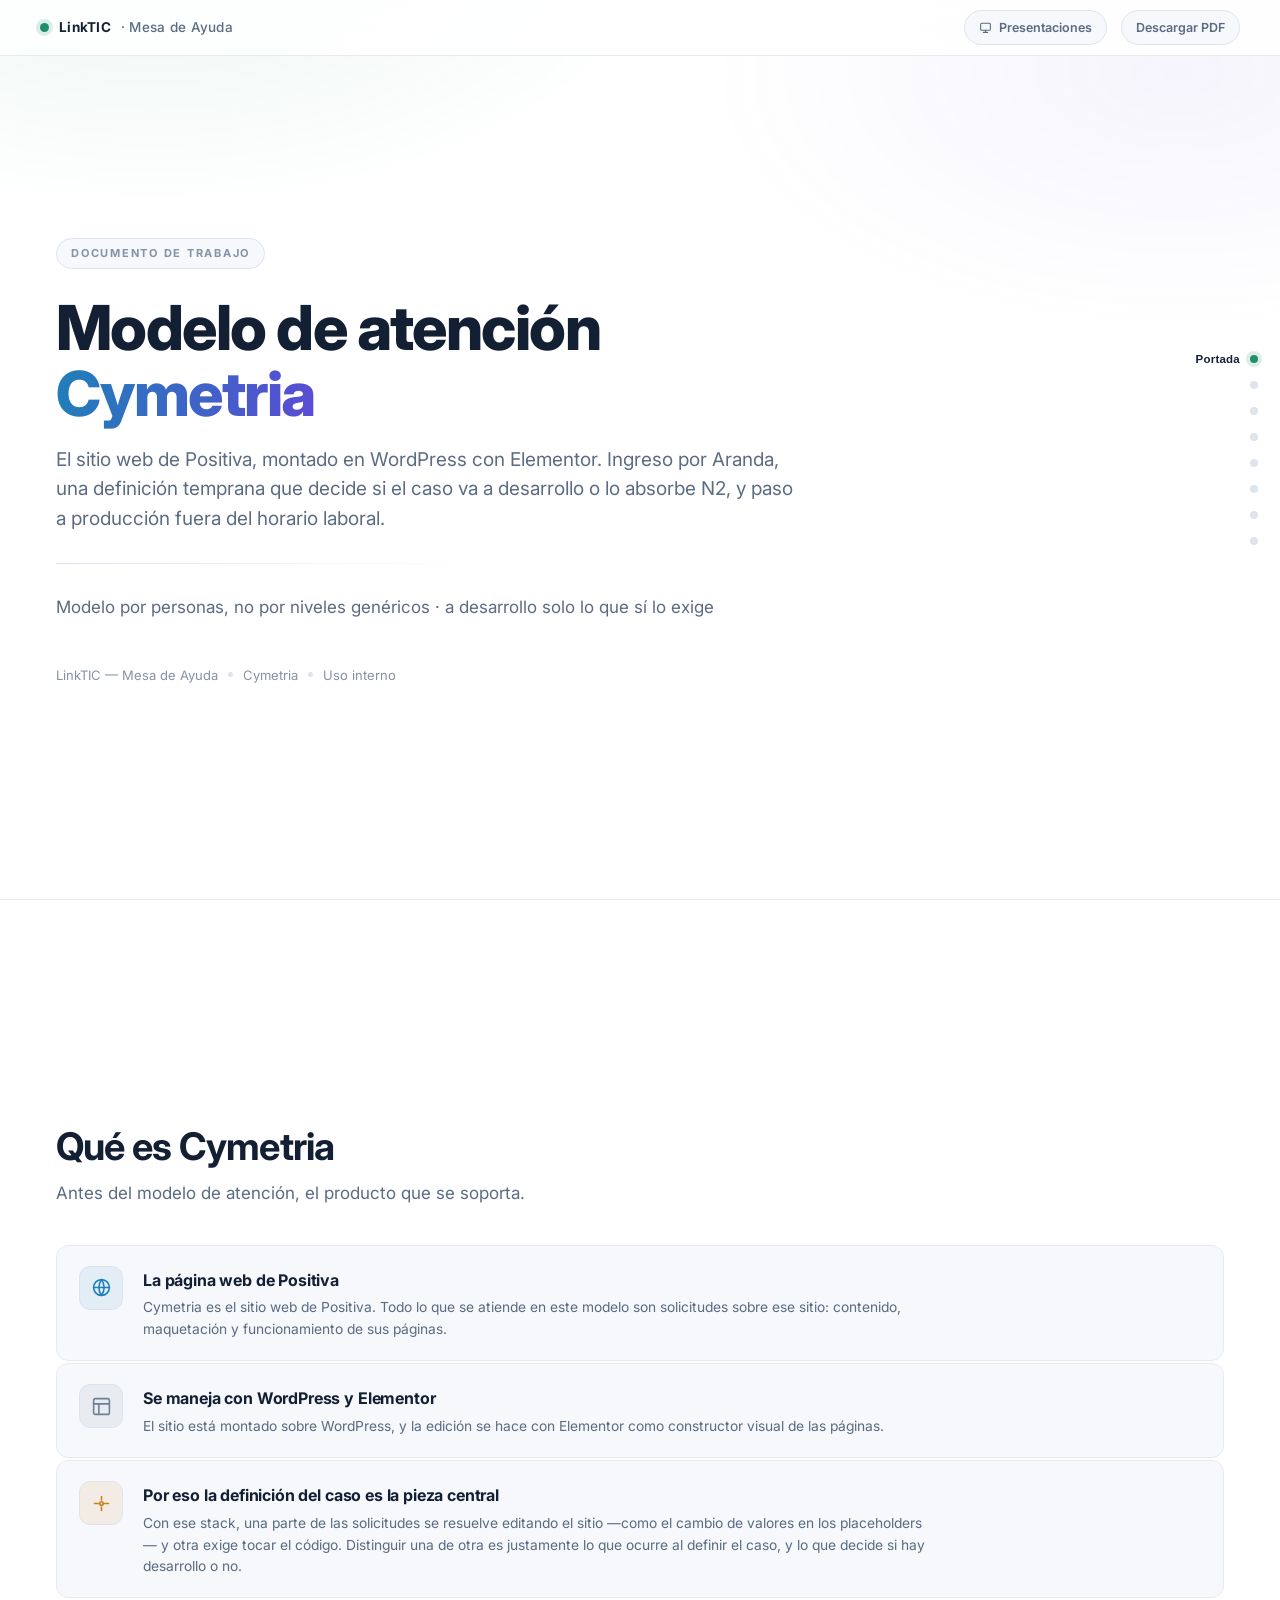
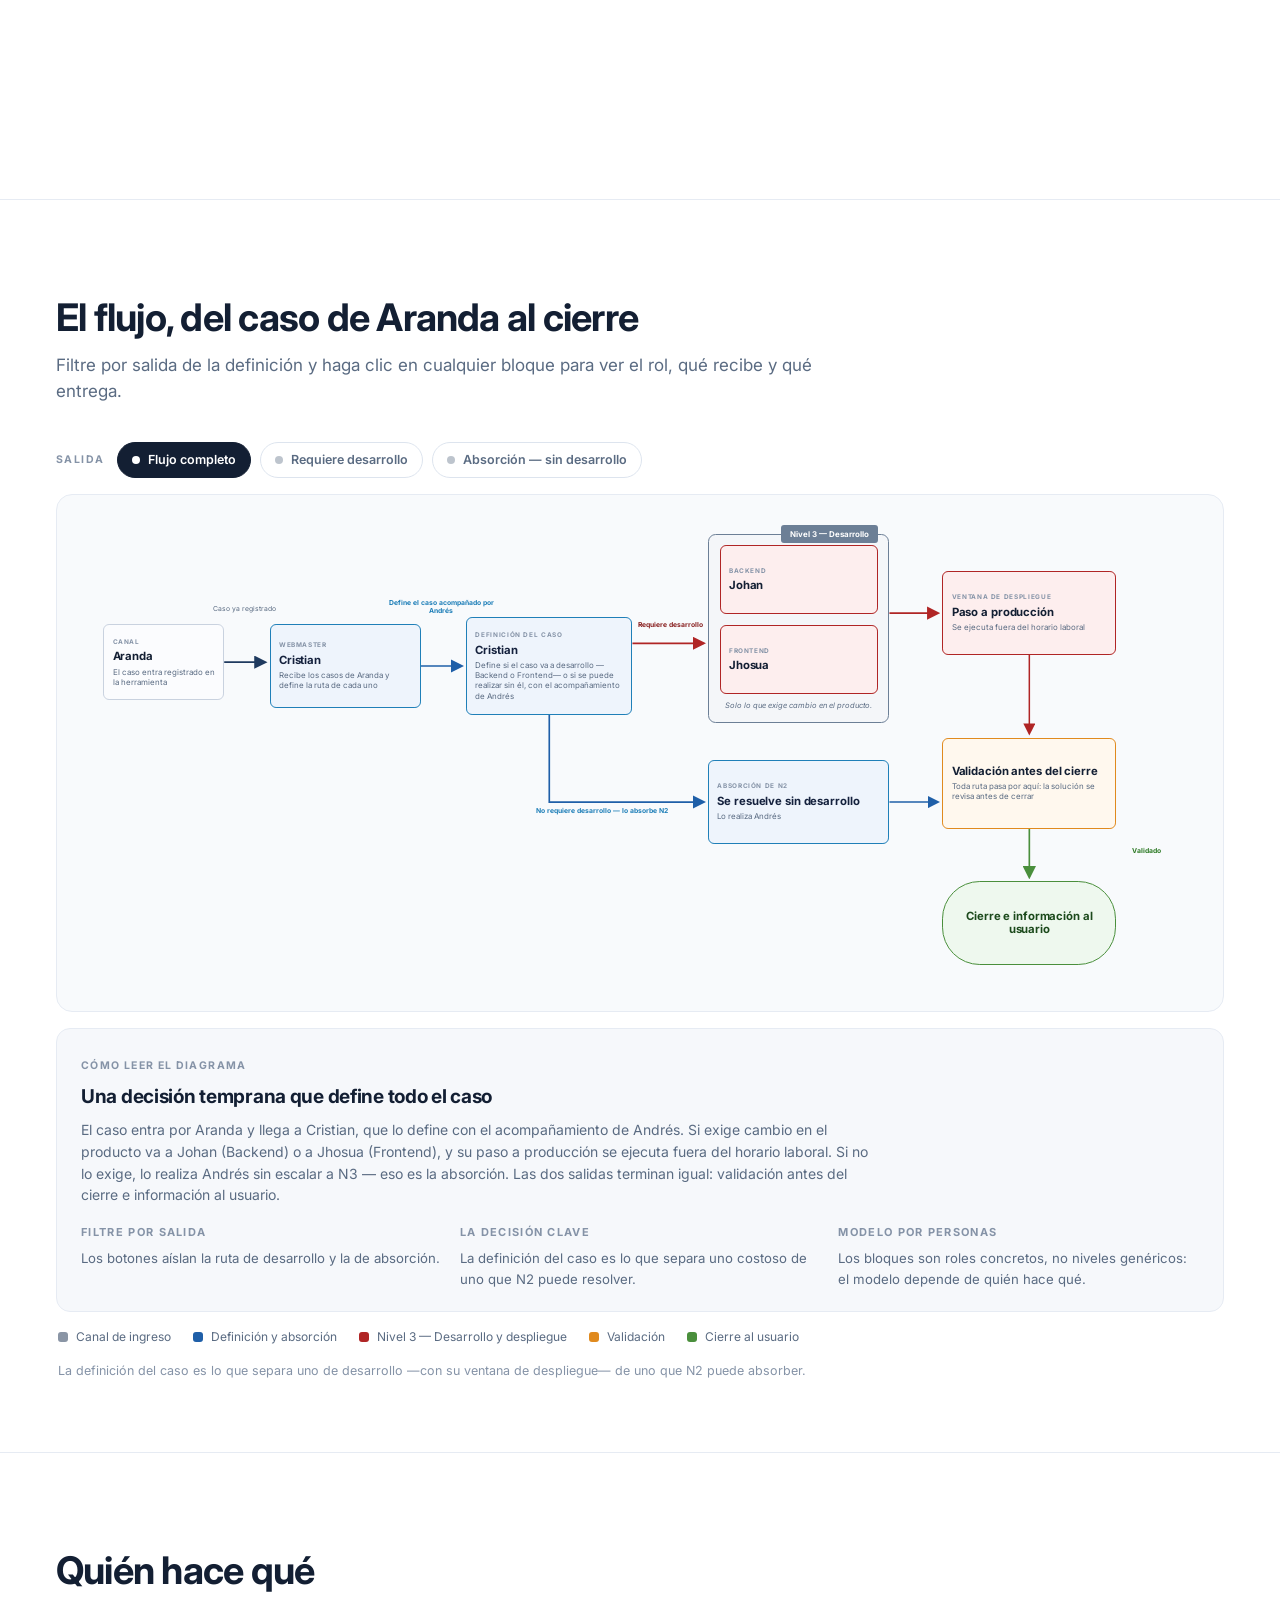
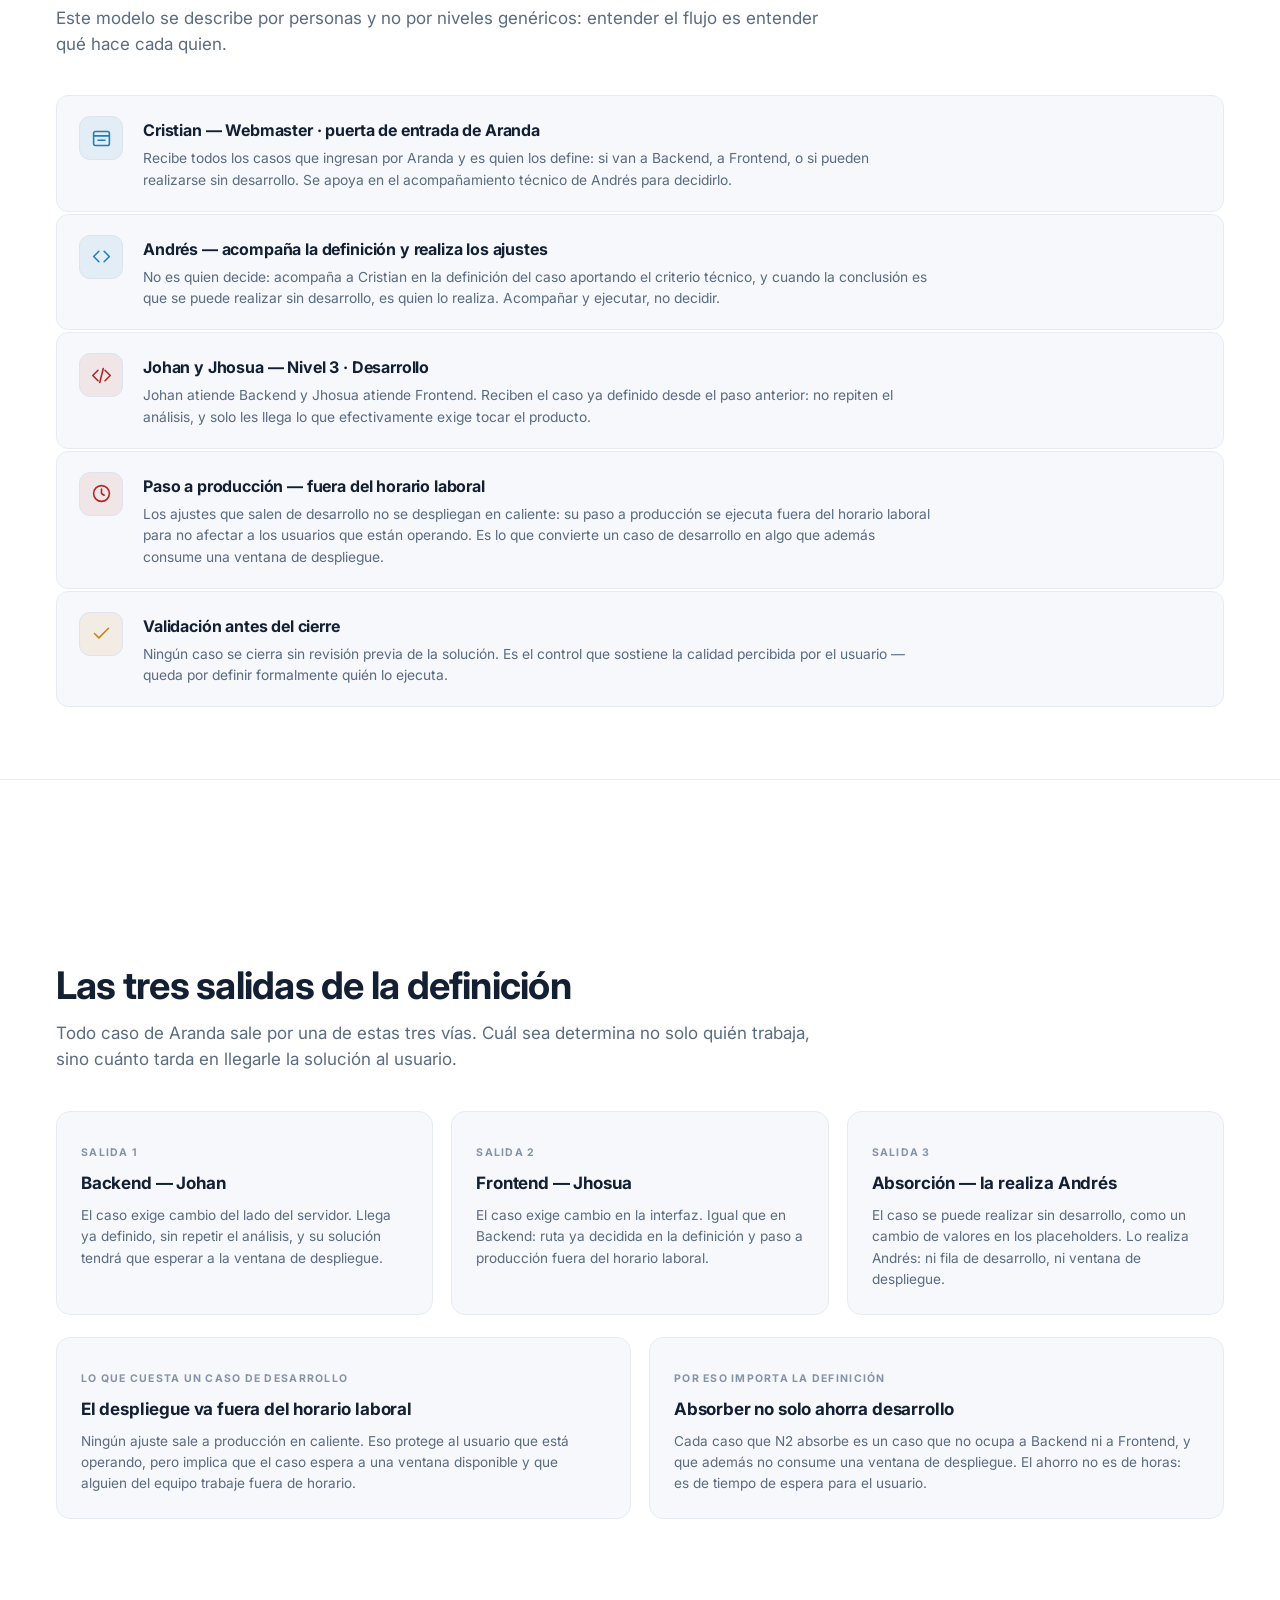
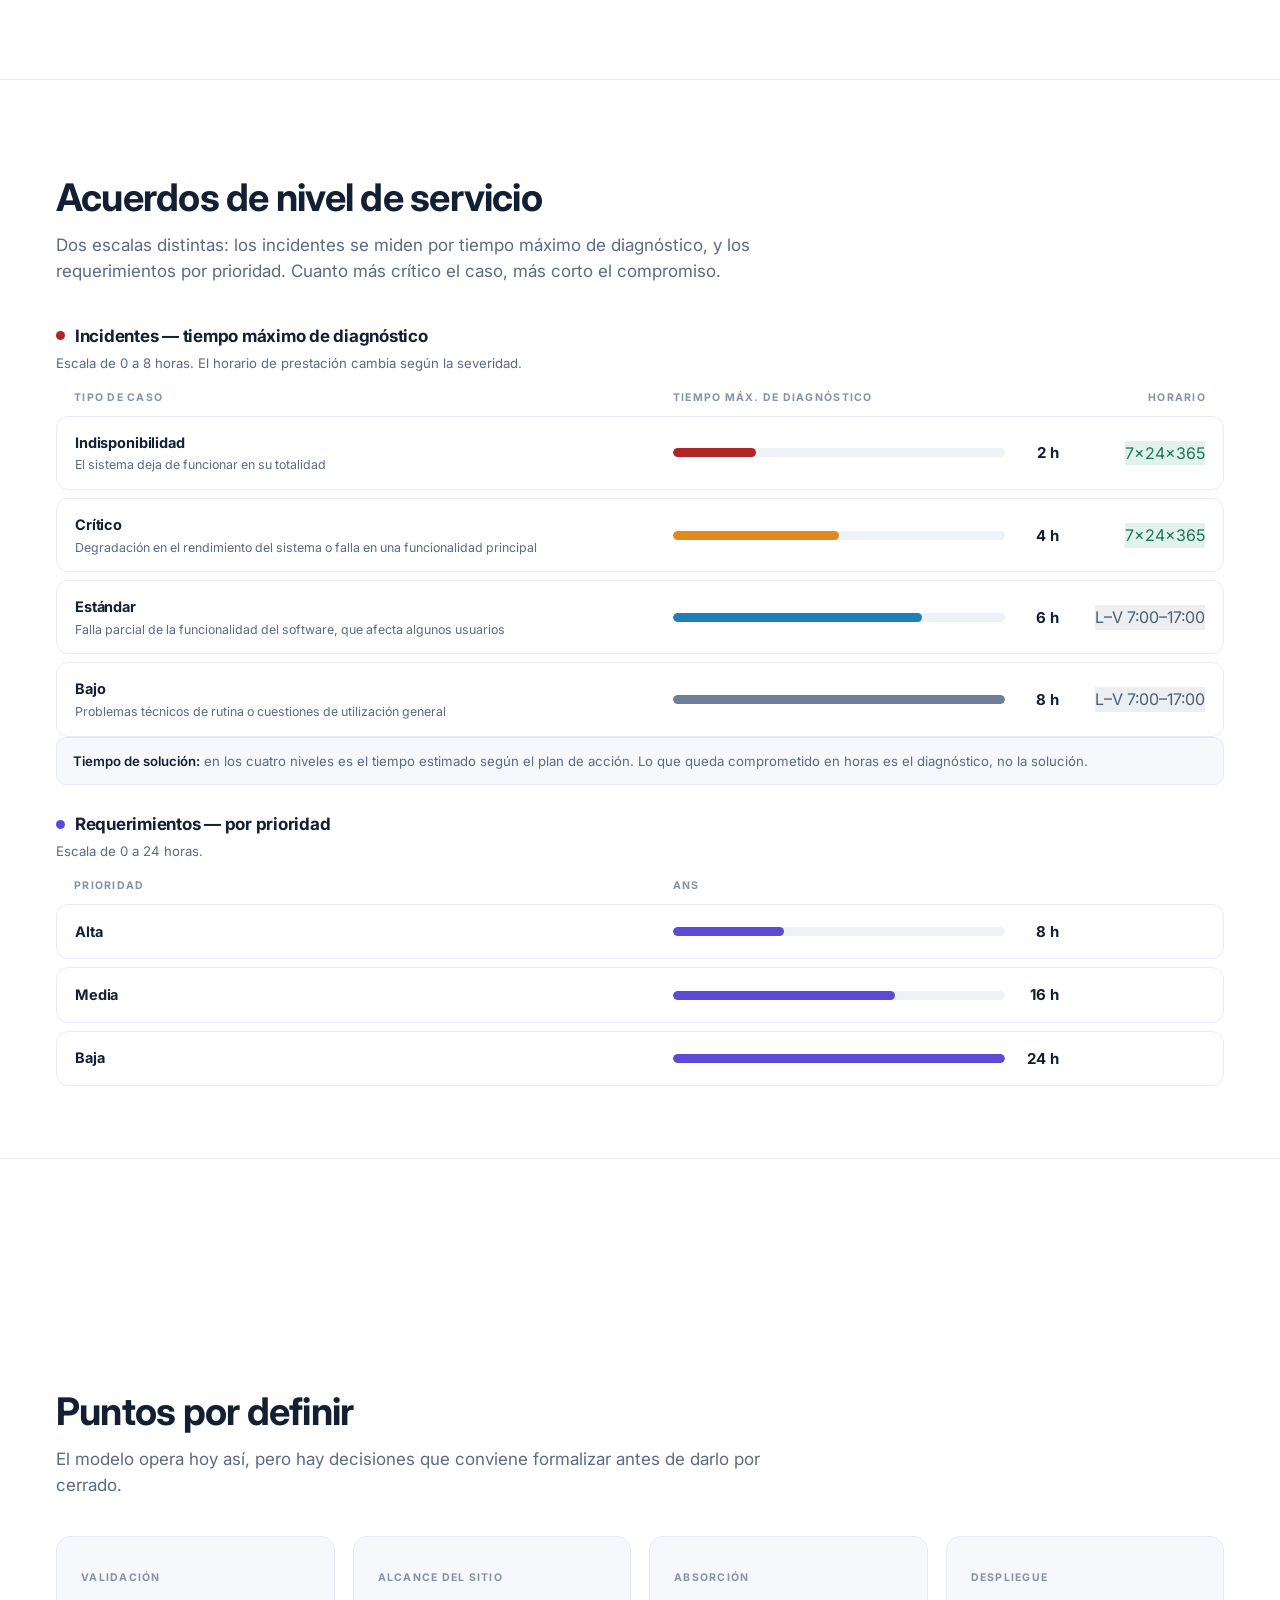
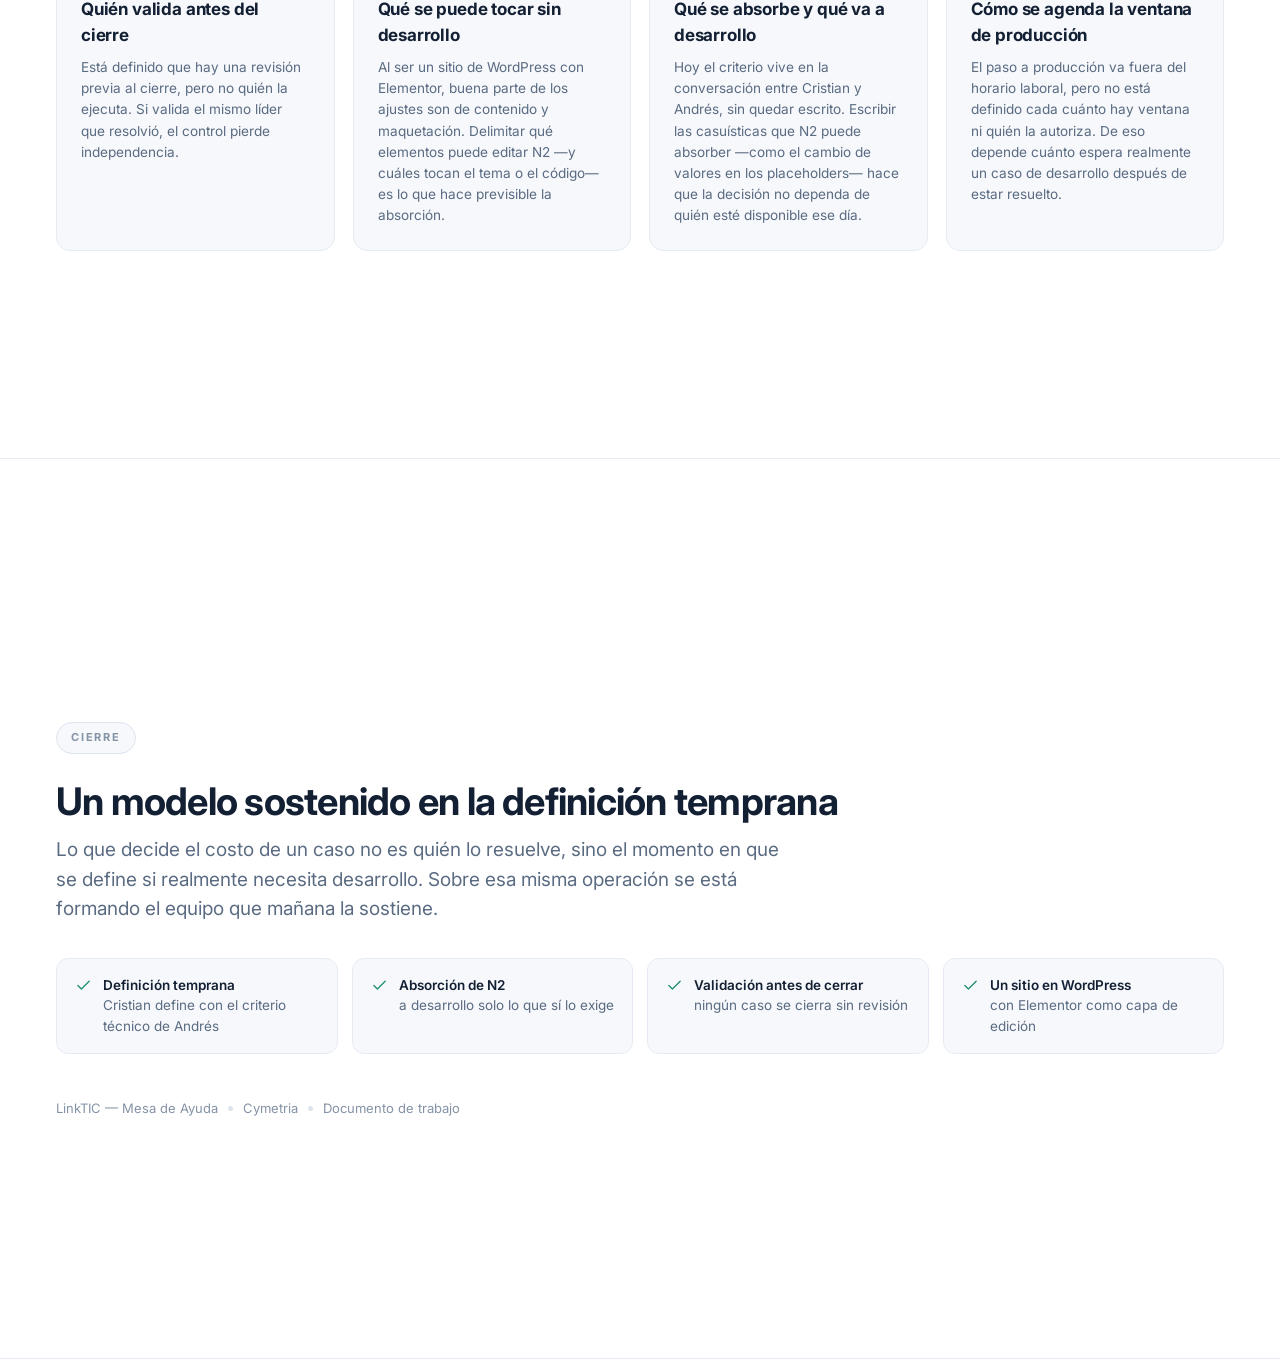
<file: p/cymetria.html>
<!DOCTYPE html>
<html lang="es">
<head>
<meta charset="utf-8"/>
<meta name="viewport" content="width=device-width, initial-scale=1"/>
<title>Modelo de atención — Cymetria | LinkTIC</title>
<meta name="description" content="Modelo de atención de Cymetria, el sitio web de Positiva en WordPress con Elementor: ingreso por Aranda, definición del caso por Cristian con el acompañamiento de Andrés, absorción de N2 y paso a producción fuera del horario laboral."/>
<meta name="theme-color" content="#ffffff"/>
<meta property="og:title" content="Modelo de atención — Cymetria"/>
<meta property="og:description" content="Una definición temprana decide si el caso va a desarrollo o lo absorbe N2."/>
<meta property="og:type" content="website"/>
<link rel="preconnect" href="https://fonts.googleapis.com"/>
<link rel="preconnect" href="https://fonts.gstatic.com" crossorigin/>
<link href="https://fonts.googleapis.com/css2?family=Inter:wght@400;500;600;700;800&display=swap" rel="stylesheet"/>
<link rel="stylesheet" href="../assets/core.css"/>
</head>
<body data-base="../" data-deck="cymetria" data-brand="neutral">
<div class="wrap">

<header class="topbar">
  <div class="brand"><i></i> LinkTIC <span>· Mesa de Ayuda</span></div>
  <div class="spacer"></div>
  <div class="picker" id="picker"></div>
  <button class="tbtn" data-print type="button">Descargar PDF</button>
  <div class="progress" id="progress"></div>
</header>

<nav class="sidenav" id="sidenav" aria-label="Secciones"></nav>

<!-- 1 · PORTADA -->
<section class="slide" id="portada" data-nav="Portada">
  <div class="inner">
    <span class="eyebrow reveal">Documento de trabajo</span>
    <h1 class="reveal">Modelo de atención<br/><span class="accent">Cymetria</span></h1>
    <p class="lede reveal">El sitio web de Positiva, montado en WordPress con Elementor. Ingreso por Aranda, una definición temprana que decide si el caso va a desarrollo o lo absorbe N2, y paso a producción fuera del horario laboral.</p>
    <div class="rule reveal"></div>
    <p class="sub reveal">Modelo por personas, no por niveles genéricos · a desarrollo solo lo que sí lo exige</p>
    <div class="signoff reveal"><span>LinkTIC — Mesa de Ayuda</span><i></i><span>Cymetria</span><i></i><span>Uso interno</span></div>
  </div>
</section>

<!-- 2 · EL PRODUCTO -->
<section class="slide" id="producto" data-nav="El producto">
  <div class="inner">
    <div class="section-head">
      <h2 class="reveal">Qué es Cymetria</h2>
      <p class="sub reveal">Antes del modelo de atención, el producto que se soporta.</p>
    </div>
    <ul class="rows">
      <li class="row reveal">
        <span class="row-ico tone-blue"><svg viewBox="0 0 24 24" fill="none" stroke="currentColor" stroke-width="1.8" stroke-linecap="round" stroke-linejoin="round" aria-hidden="true"><circle cx="12" cy="12" r="9"/><path d="M3 12h18"/><path d="M12 3a15 15 0 0 1 0 18 15 15 0 0 1 0-18z"/></svg></span>
        <div class="row-body">
          <h3>La página web de Positiva</h3>
          <p>Cymetria es el sitio web de Positiva. Todo lo que se atiende en este modelo son solicitudes sobre ese sitio: contenido, maquetación y funcionamiento de sus páginas.</p>
        </div>
      </li>
      <li class="row reveal">
        <span class="row-ico tone-steel"><svg viewBox="0 0 24 24" fill="none" stroke="currentColor" stroke-width="1.8" stroke-linecap="round" stroke-linejoin="round" aria-hidden="true"><rect x="3" y="3" width="18" height="18" rx="2"/><path d="M3 9h18M9 21V9"/></svg></span>
        <div class="row-body">
          <h3>Se maneja con WordPress y Elementor</h3>
          <p>El sitio está montado sobre WordPress, y la edición se hace con Elementor como constructor visual de las páginas.</p>
        </div>
      </li>
      <li class="row reveal">
        <span class="row-ico tone-amber"><svg viewBox="0 0 24 24" fill="none" stroke="currentColor" stroke-width="1.8" stroke-linecap="round" stroke-linejoin="round" aria-hidden="true"><path d="M4 12h6M14 12h6"/><circle cx="12" cy="12" r="2"/><path d="M12 4v4M12 16v4"/></svg></span>
        <div class="row-body">
          <h3>Por eso la definición del caso es la pieza central</h3>
          <p>Con ese stack, una parte de las solicitudes se resuelve editando el sitio —como el cambio de valores en los placeholders— y otra exige tocar el código. Distinguir una de otra es justamente lo que ocurre al definir el caso, y lo que decide si hay desarrollo o no.</p>
        </div>
      </li>
    </ul>
  </div>
</section>

<!-- 3 · FLUJO INTERACTIVO -->
<section class="slide slide--wide" id="flujo" data-nav="Flujo">
  <div class="inner">
    <div class="section-head">
      <h2 class="reveal">El flujo, del caso de Aranda al cierre</h2>
      <p class="sub reveal">Filtre por salida de la definición y haga clic en cualquier bloque para ver el rol, qué recibe y qué entrega.</p>
    </div>

    <div class="flow reveal">

      <div class="flow-controls">
        <span class="ctl-label">Salida</span>
        <button class="fchip" type="button" data-route="all" aria-pressed="true"><i></i>Flujo completo</button>
        <button class="fchip t-red" type="button" data-route="dev" aria-pressed="false"><i></i>Requiere desarrollo</button>
        <button class="fchip t-blue" type="button" data-route="abs" aria-pressed="false"><i></i>Absorción — sin desarrollo</button>
      </div>

      <div class="flow-stage">
        <div class="diagram-scroll">
          <div class="flowbox" style="--grid:1500;aspect-ratio:1500/640" role="group" aria-label="Diagrama del modelo de atención de Cymetria">

            <svg class="flow-edges" viewBox="0 0 1500 640" preserveAspectRatio="xMidYMid meet" aria-hidden="true">
              <defs>
                <marker id="mDk" markerWidth="8" markerHeight="8" refX="6.5" refY="4" orient="auto"><path d="M0,0 L8,4 L0,8 z" fill="#1f3a5f"/></marker>
                <marker id="mBl" markerWidth="8" markerHeight="8" refX="6.5" refY="4" orient="auto"><path d="M0,0 L8,4 L0,8 z" fill="#1f5fa8"/></marker>
                <marker id="mRd" markerWidth="8" markerHeight="8" refX="6.5" refY="4" orient="auto"><path d="M0,0 L8,4 L0,8 z" fill="#b02525"/></marker>
                <marker id="mGr" markerWidth="8" markerHeight="8" refX="6.5" refY="4" orient="auto"><path d="M0,0 L8,4 L0,8 z" fill="#4a8f3c"/></marker>
              </defs>

              <path class="fedge" data-routes="all dev abs" d="M200,200 H254" fill="none" stroke="#1f3a5f" stroke-width="2.2" marker-end="url(#mDk)"/>
              <path class="fedge" data-routes="all dev abs" d="M460,205 H514" fill="none" stroke="#1f5fa8" stroke-width="2.2" marker-end="url(#mBl)"/>
              <path class="fedge" data-routes="all dev" d="M740,175 H834" fill="none" stroke="#b02525" stroke-width="2.2" marker-end="url(#mRd)"/>
              <path class="fedge" data-routes="all abs" d="M630,270 V385 H834" fill="none" stroke="#1f5fa8" stroke-width="2.2" marker-end="url(#mBl)"/>
              <path class="fedge" data-routes="all dev" d="M1080,135 H1144" fill="none" stroke="#b02525" stroke-width="2.2" marker-end="url(#mRd)"/>
              <path class="fedge" data-routes="all dev" d="M1265,190 V294" fill="none" stroke="#b02525" stroke-width="2" marker-end="url(#mRd)"/>
              <path class="fedge" data-routes="all abs" d="M1080,385 H1144" fill="none" stroke="#1f5fa8" stroke-width="2" marker-end="url(#mBl)"/>
              <path class="fedge" data-routes="all dev abs" d="M1265,420 V484" fill="none" stroke="#4a8f3c" stroke-width="2.2" marker-end="url(#mGr)"/>
            </svg>

            <button class="fnode n-gray" type="button" data-node="aranda" data-routes="all dev abs" style="--x:40;--y:150;--w:160;--h:100">
              <em>Canal</em><b>Aranda</b><span>El caso entra registrado en la herramienta</span>
            </button>

            <button class="fnode n-blue" type="button" data-node="cristian" data-routes="all dev abs" style="--x:260;--y:150;--w:200;--h:110">
              <em>Webmaster</em><b>Cristian</b><span>Recibe los casos de Aranda y define la ruta de cada uno</span>
            </button>

            <button class="fnode n-blue" type="button" data-node="definicion" data-routes="all dev abs" style="--x:520;--y:140;--w:220;--h:130">
              <em>Definición del caso</em><b>Cristian</b><span>Define si el caso va a desarrollo —Backend o Frontend— o si se puede realizar sin él, con el acompañamiento de Andrés</span>
            </button>

            <div class="fgroup is-stack" data-routes="all dev" style="--x:840;--y:30;--w:240;--h:250">
              <span class="fgroup-tag">Nivel 3 — Desarrollo</span>
              <div class="fgroup-body">
                <button class="fnode n-red" type="button" data-node="johan" data-routes="all dev"><em>Backend</em><b>Johan</b></button>
                <button class="fnode n-red" type="button" data-node="jhosua" data-routes="all dev"><em>Frontend</em><b>Jhosua</b></button>
              </div>
              <p class="fgroup-note">Solo lo que exige cambio en el producto.</p>
            </div>

            <button class="fnode n-red" type="button" data-node="produccion" data-routes="all dev" style="--x:1150;--y:80;--w:230;--h:110">
              <em>Ventana de despliegue</em><b>Paso a producción</b><span>Se ejecuta fuera del horario laboral</span>
            </button>

            <button class="fnode n-blue" type="button" data-node="absorcion" data-routes="all abs" style="--x:840;--y:330;--w:240;--h:110">
              <em>Absorción de N2</em><b>Se resuelve sin desarrollo</b><span>Lo realiza Andrés</span>
            </button>

            

            <button class="fnode n-amber" type="button" data-node="validacion" data-routes="all dev abs" style="--x:1150;--y:300;--w:230;--h:120">
              <b>Validación antes del cierre</b><span>Toda ruta pasa por aquí: la solución se revisa antes de cerrar</span>
            </button>

            <button class="fnode n-green n-pill is-center" type="button" data-node="cierre-caso" data-routes="all dev abs" style="--x:1150;--y:490;--w:230;--h:110">
              <b>Cierre e información al usuario</b>
            </button>

            <p class="flabel" data-routes="all dev abs" style="--x:227;--y:124;--w:130">Caso ya registrado</p>
            <p class="flabel t-blue" data-routes="all dev abs" style="--x:487;--y:116;--w:140">Define el caso acompañado por Andrés</p>
            <p class="flabel t-red" data-routes="all dev" style="--x:790;--y:145;--w:100">Requiere desarrollo</p>
            <p class="flabel t-blue" data-routes="all abs" style="--x:700;--y:392;--w:190">No requiere desarrollo — lo absorbe N2</p>
            <p class="flabel t-green" data-routes="all dev abs" style="--x:1420;--y:445;--w:110">Validado</p>

          </div>
        </div>
      </div>

      <p class="scroll-hint">Deslice horizontalmente para ver el diagrama completo →</p>

      <div class="flow-detail">
        <div class="fdetail" data-detail="intro">
          <span class="kicker">Cómo leer el diagrama</span>
          <h3>Una decisión temprana que define todo el caso</h3>
          <p>El caso entra por Aranda y llega a Cristian, que lo define con el acompañamiento de Andrés. Si exige cambio en el producto va a Johan (Backend) o a Jhosua (Frontend), y su paso a producción se ejecuta fuera del horario laboral. Si no lo exige, lo realiza Andrés sin escalar a N3 — eso es la absorción. Las dos salidas terminan igual: validación antes del cierre e información al usuario.</p>
          <div class="fdetail-cols">
            <div><h4>Filtre por salida</h4><p>Los botones aíslan la ruta de desarrollo y la de absorción.</p></div>
            <div><h4>La decisión clave</h4><p>La definición del caso es lo que separa uno costoso de uno que N2 puede resolver.</p></div>
            <div><h4>Modelo por personas</h4><p>Los bloques son roles concretos, no niveles genéricos: el modelo depende de quién hace qué.</p></div>
          </div>
        </div>

        <div class="fdetail" data-detail="aranda" hidden>
          <span class="kicker">Canal</span>
          <h3>Aranda</h3>
          <p>El caso entra ya registrado en la herramienta, con su número y su historia. Es el canal de ingreso del modelo: todo caso nace trazable y con su contexto escrito.</p>
          <div class="fdetail-cols">
            <div><h4>Ventaja</h4><ul><li>El caso nace trazable</li><li>No hay que reconstruir lo que se pidió</li></ul></div>
            <div><h4>A dónde va</h4><ul><li>A Cristian, webmaster</li></ul></div>
          </div>
        </div>

        <div class="fdetail" data-detail="cristian" hidden>
          <span class="kicker">Rol · Webmaster</span>
          <h3>Cristian — recibe los casos de Aranda</h3>
          <p>Todo caso que entra por Aranda cae en él y es quien lo define: si es de Backend, de Frontend, o si es algo que puede realizarse sin desarrollo. No lo hace solo — se apoya en el acompañamiento técnico de Andrés.</p>
          <div class="fdetail-cols">
            <div><h4>Recibe</h4><ul><li>Los casos registrados en Aranda</li></ul></div>
            <div><h4>Entrega</h4><ul><li>El caso definido y enrutado</li><li>Lo que se absorbe, hacia Andrés para su ejecución</li></ul></div>
          </div>
        </div>

        <div class="fdetail" data-detail="definicion" hidden>
          <span class="kicker">Decisión</span>
          <h3>Definición del caso — Cristian, acompañado por Andrés</h3>
          <p>Es el punto que determina el costo del caso. Cristian define, con el acompañamiento técnico de Andrés, si lo que se pide exige tocar el producto —y entonces va a Backend o a Frontend— o si puede resolverse sin desarrollo. Una casuística típica de esta segunda vía es el cambio de valores en los placeholders.</p>
          <div class="fdetail-cols">
            <div><h4>Las tres salidas</h4><ul><li>Backend — Johan</li><li>Frontend — Jhosua</li><li>Sin desarrollo — lo absorbe N2</li></ul></div>
            <div><h4>Por qué importa</h4><ul><li>Evita mandar a desarrollo lo que no lo necesita</li><li>Define con criterio técnico, no por descarte</li></ul></div>
          </div>
        </div>

        <div class="fdetail" data-detail="absorcion" hidden>
          <span class="kicker">Absorción de N2</span>
          <h3>Lo que se resuelve sin tocar el producto</h3>
          <p>Cuando la definición concluye que el caso se puede realizar sin desarrollo, lo realiza Andrés. Es el mecanismo que evita ocupar a Backend o a Frontend con trabajo que no exige cambio en el producto — por ejemplo, un cambio de valores en los placeholders.</p>
          <div class="fdetail-cols">
            <div><h4>Quién lo realiza</h4><ul><li>Andrés</li></ul></div>
            <div><h4>Qué evita</h4><ul><li>Escalar a N3 lo que no lo requiere</li><li>Que el caso espere en la fila de desarrollo</li><li>Una ventana de despliegue fuera de horario</li></ul></div>
          </div>
        </div>

        <div class="fdetail" data-detail="johan" hidden>
          <span class="kicker">Nivel 3 · Desarrollo</span>
          <h3>Johan — Backend</h3>
          <p>Recibe los casos que, tras la definición, exigen cambio del lado del servidor. El caso llega ya clasificado: no repite el análisis hecho en la definición.</p>
        </div>

        <div class="fdetail" data-detail="jhosua" hidden>
          <span class="kicker">Nivel 3 · Desarrollo</span>
          <h3>Jhosua — Frontend</h3>
          <p>Recibe los casos que exigen cambio en la interfaz. Igual que en Backend, el caso llega definido desde el paso anterior, con la ruta ya decidida.</p>
        </div>

        <div class="fdetail" data-detail="produccion" hidden>
          <span class="kicker">Ventana de despliegue</span>
          <h3>Paso a producción fuera del horario laboral</h3>
          <p>Los ajustes que salen de desarrollo no se despliegan en caliente: su paso a producción se ejecuta fuera del horario laboral, para no afectar a los usuarios que están operando. Es la razón de fondo por la que absorber un caso en N2 no solo ahorra desarrollo — también ahorra una ventana de despliegue.</p>
          <div class="fdetail-cols">
            <div><h4>Aplica a</h4><ul><li>Todo ajuste que venga de Backend o Frontend</li></ul></div>
            <div><h4>Implica</h4><ul><li>El caso espera a la ventana disponible</li><li>Trabajo fuera de horario del equipo</li></ul></div>
          </div>
        </div>

        <div class="fdetail" data-detail="validacion" hidden>
          <span class="kicker">Control</span>
          <h3>Validación antes del cierre</h3>
          <p>Ningún caso se cierra sin que la solución sea revisada, venga de desarrollo o de la absorción. Es el control que evita cerrar en falso y devolver el problema al usuario semanas después.</p>
          <div class="fdetail-cols">
            <div><h4>Valida</h4><ul><li>Que la solución responda a lo solicitado</li><li>Que el caso quede completo en Aranda</li></ul></div>
            <div><h4>Por definir</h4><ul><li>Quién ejecuta la validación</li></ul></div>
          </div>
        </div>

        <div class="fdetail" data-detail="cierre-caso" hidden>
          <span class="kicker">Salida</span>
          <h3>Cierre e información al usuario</h3>
          <p>Con la validación aprobada, el caso se cierra en Aranda y se le comunica al usuario la solución entregada. Es el único momento del flujo que el usuario percibe además de su solicitud inicial.</p>
        </div>
      </div>

      <ul class="flegend">
        <li><i style="background:#8a95a5"></i>Canal de ingreso</li>
        <li><i style="background:#1f5fa8"></i>Definición y absorción</li>
        <li><i style="background:#b02525"></i>Nivel 3 — Desarrollo y despliegue</li>
        <li><i style="background:#e08a1e"></i>Validación</li>
        <li><i style="background:#4a8f3c"></i>Cierre al usuario</li>
      </ul>
      <p class="figcap">La definición del caso es lo que separa uno de desarrollo —con su ventana de despliegue— de uno que N2 puede absorber.</p>
    </div>
  </div>
</section>

<!-- 4 · ROLES -->
<section class="slide" id="roles" data-nav="Roles">
  <div class="inner">
    <div class="section-head">
      <h2 class="reveal">Quién hace qué</h2>
      <p class="sub reveal">Este modelo se describe por personas y no por niveles genéricos: entender el flujo es entender qué hace cada quien.</p>
    </div>
    <ul class="rows">
      <li class="row reveal">
        <span class="row-ico tone-blue"><svg viewBox="0 0 24 24" fill="none" stroke="currentColor" stroke-width="1.8" stroke-linecap="round" stroke-linejoin="round" aria-hidden="true"><rect x="3" y="4" width="18" height="16" rx="2"/><path d="M3 9h18M8 14h8"/></svg></span>
        <div class="row-body">
          <h3>Cristian — Webmaster · puerta de entrada de Aranda</h3>
          <p>Recibe todos los casos que ingresan por Aranda y es quien los define: si van a Backend, a Frontend, o si pueden realizarse sin desarrollo. Se apoya en el acompañamiento técnico de Andrés para decidirlo.</p>
        </div>
      </li>
      <li class="row reveal">
        <span class="row-ico tone-blue"><svg viewBox="0 0 24 24" fill="none" stroke="currentColor" stroke-width="1.8" stroke-linecap="round" stroke-linejoin="round" aria-hidden="true"><path d="M9 18l-6-6 6-6"/><path d="M15 6l6 6-6 6"/></svg></span>
        <div class="row-body">
          <h3>Andrés — acompaña la definición y realiza los ajustes</h3>
          <p>No es quien decide: acompaña a Cristian en la definición del caso aportando el criterio técnico, y cuando la conclusión es que se puede realizar sin desarrollo, es quien lo realiza. Acompañar y ejecutar, no decidir.</p>
        </div>
      </li>
      <li class="row reveal">
        <span class="row-ico tone-red"><svg viewBox="0 0 24 24" fill="none" stroke="currentColor" stroke-width="1.8" stroke-linecap="round" stroke-linejoin="round" aria-hidden="true"><path d="M16 18l6-6-6-6"/><path d="M8 6l-6 6 6 6"/><path d="M14 4l-4 16"/></svg></span>
        <div class="row-body">
          <h3>Johan y Jhosua — Nivel 3 · Desarrollo</h3>
          <p>Johan atiende Backend y Jhosua atiende Frontend. Reciben el caso ya definido desde el paso anterior: no repiten el análisis, y solo les llega lo que efectivamente exige tocar el producto.</p>
        </div>
      </li>
      <li class="row reveal">
        <span class="row-ico tone-red"><svg viewBox="0 0 24 24" fill="none" stroke="currentColor" stroke-width="1.8" stroke-linecap="round" stroke-linejoin="round" aria-hidden="true"><circle cx="12" cy="12" r="9"/><path d="M12 7v5l3 2"/></svg></span>
        <div class="row-body">
          <h3>Paso a producción — fuera del horario laboral</h3>
          <p>Los ajustes que salen de desarrollo no se despliegan en caliente: su paso a producción se ejecuta fuera del horario laboral para no afectar a los usuarios que están operando. Es lo que convierte un caso de desarrollo en algo que además consume una ventana de despliegue.</p>
        </div>
      </li>
      <li class="row reveal">
        <span class="row-ico tone-amber"><svg viewBox="0 0 24 24" fill="none" stroke="currentColor" stroke-width="1.8" stroke-linecap="round" stroke-linejoin="round" aria-hidden="true"><path d="M20 6L9 17l-5-5"/></svg></span>
        <div class="row-body">
          <h3>Validación antes del cierre</h3>
          <p>Ningún caso se cierra sin revisión previa de la solución. Es el control que sostiene la calidad percibida por el usuario — queda por definir formalmente quién lo ejecuta.</p>
        </div>
      </li>
    </ul>
  </div>
</section>

<!-- 5 · LA DEFINICIÓN -->
<section class="slide" id="definicion" data-nav="La definición">
  <div class="inner">
    <div class="section-head">
      <h2 class="reveal">Las tres salidas de la definición</h2>
      <p class="sub reveal">Todo caso de Aranda sale por una de estas tres vías. Cuál sea determina no solo quién trabaja, sino cuánto tarda en llegarle la solución al usuario.</p>
    </div>
    <div class="grid" style="grid-template-columns:repeat(auto-fit,minmax(300px,1fr))">
      <article class="card reveal tone-red">
        <span class="kicker">Salida 1</span>
        <h3>Backend — Johan</h3>
        <p>El caso exige cambio del lado del servidor. Llega ya definido, sin repetir el análisis, y su solución tendrá que esperar a la ventana de despliegue.</p>
      </article>
      <article class="card reveal tone-red">
        <span class="kicker">Salida 2</span>
        <h3>Frontend — Jhosua</h3>
        <p>El caso exige cambio en la interfaz. Igual que en Backend: ruta ya decidida en la definición y paso a producción fuera del horario laboral.</p>
      </article>
      <article class="card reveal tone-blue">
        <span class="kicker">Salida 3</span>
        <h3>Absorción — la realiza Andrés</h3>
        <p>El caso se puede realizar sin desarrollo, como un cambio de valores en los placeholders. Lo realiza Andrés: ni fila de desarrollo, ni ventana de despliegue.</p>
      </article>
    </div>

    <div class="grid" style="margin-top:22px; grid-template-columns:repeat(auto-fit,minmax(320px,1fr))">
      <article class="card reveal tone-amber">
        <span class="kicker">Lo que cuesta un caso de desarrollo</span>
        <h3>El despliegue va fuera del horario laboral</h3>
        <p>Ningún ajuste sale a producción en caliente. Eso protege al usuario que está operando, pero implica que el caso espera a una ventana disponible y que alguien del equipo trabaje fuera de horario.</p>
      </article>
      <article class="card reveal tone-steel">
        <span class="kicker">Por eso importa la definición</span>
        <h3>Absorber no solo ahorra desarrollo</h3>
        <p>Cada caso que N2 absorbe es un caso que no ocupa a Backend ni a Frontend, y que además no consume una ventana de despliegue. El ahorro no es de horas: es de tiempo de espera para el usuario.</p>
      </article>
    </div>
  </div>
</section>

<!-- 6 · ANS -->
<section class="slide" id="ans" data-nav="ANS">
  <div class="inner">
    <div class="section-head">
      <h2 class="reveal">Acuerdos de nivel de servicio</h2>
      <p class="sub reveal">Dos escalas distintas: los incidentes se miden por tiempo máximo de diagnóstico, y los requerimientos por prioridad. Cuanto más crítico el caso, más corto el compromiso.</p>
    </div>

    <div class="ans-block reveal">
      <h3><i style="background:var(--red)"></i>Incidentes — tiempo máximo de diagnóstico</h3>
      <p>Escala de 0 a 8 horas. El horario de prestación cambia según la severidad.</p>
      <div class="ans-cols"><span>Tipo de caso</span><span>Tiempo máx. de diagnóstico</span><span>Horario</span></div>
      <ul class="ans">
        <li class="ans-row t-red">
          <div class="ans-head"><b>Indisponibilidad</b><span>El sistema deja de funcionar en su totalidad</span></div>
          <div class="ans-metric"><span class="ans-bar"><i style="--p:25%"></i></span><b class="ans-val">2 h</b></div>
          <span class="badge-state s-teal">7×24×365</span>
        </li>
        <li class="ans-row t-amber">
          <div class="ans-head"><b>Crítico</b><span>Degradación en el rendimiento del sistema o falla en una funcionalidad principal</span></div>
          <div class="ans-metric"><span class="ans-bar"><i style="--p:50%"></i></span><b class="ans-val">4 h</b></div>
          <span class="badge-state s-teal">7×24×365</span>
        </li>
        <li class="ans-row t-blue">
          <div class="ans-head"><b>Estándar</b><span>Falla parcial de la funcionalidad del software, que afecta algunos usuarios</span></div>
          <div class="ans-metric"><span class="ans-bar"><i style="--p:75%"></i></span><b class="ans-val">6 h</b></div>
          <span class="badge-state s-steel">L–V 7:00–17:00</span>
        </li>
        <li class="ans-row t-steel">
          <div class="ans-head"><b>Bajo</b><span>Problemas técnicos de rutina o cuestiones de utilización general</span></div>
          <div class="ans-metric"><span class="ans-bar"><i style="--p:100%"></i></span><b class="ans-val">8 h</b></div>
          <span class="badge-state s-steel">L–V 7:00–17:00</span>
        </li>
      </ul>
      <p class="ans-note"><b>Tiempo de solución:</b> en los cuatro niveles es el tiempo estimado según el plan de acción. Lo que queda comprometido en horas es el diagnóstico, no la solución.</p>
    </div>

    <div class="ans-block reveal">
      <h3><i style="background:var(--violet)"></i>Requerimientos — por prioridad</h3>
      <p>Escala de 0 a 24 horas.</p>
      <div class="ans-cols"><span>Prioridad</span><span>ANS</span><span></span></div>
      <ul class="ans">
        <li class="ans-row t-violet">
          <div class="ans-head"><b>Alta</b></div>
          <div class="ans-metric"><span class="ans-bar"><i style="--p:33.3%"></i></span><b class="ans-val">8 h</b></div>
          <span></span>
        </li>
        <li class="ans-row t-violet">
          <div class="ans-head"><b>Media</b></div>
          <div class="ans-metric"><span class="ans-bar"><i style="--p:66.7%"></i></span><b class="ans-val">16 h</b></div>
          <span></span>
        </li>
        <li class="ans-row t-violet">
          <div class="ans-head"><b>Baja</b></div>
          <div class="ans-metric"><span class="ans-bar"><i style="--p:100%"></i></span><b class="ans-val">24 h</b></div>
          <span></span>
        </li>
      </ul>
    </div>
  </div>
</section>

<!-- 7 · POR DEFINIR -->
<section class="slide" id="pendientes" data-nav="Por definir">
  <div class="inner">
    <div class="section-head">
      <h2 class="reveal">Puntos por definir</h2>
      <p class="sub reveal">El modelo opera hoy así, pero hay decisiones que conviene formalizar antes de darlo por cerrado.</p>
    </div>
    <div class="grid">
      <article class="card reveal tone-amber">
        <span class="kicker">Validación</span>
        <h3>Quién valida antes del cierre</h3>
        <p>Está definido que hay una revisión previa al cierre, pero no quién la ejecuta. Si valida el mismo líder que resolvió, el control pierde independencia.</p>
      </article>
      <article class="card reveal tone-violet">
        <span class="kicker">Alcance del sitio</span>
        <h3>Qué se puede tocar sin desarrollo</h3>
        <p>Al ser un sitio de WordPress con Elementor, buena parte de los ajustes son de contenido y maquetación. Delimitar qué elementos puede editar N2 —y cuáles tocan el tema o el código— es lo que hace previsible la absorción.</p>
      </article>
      <article class="card reveal tone-steel">
        <span class="kicker">Absorción</span>
        <h3>Qué se absorbe y qué va a desarrollo</h3>
        <p>Hoy el criterio vive en la conversación entre Cristian y Andrés, sin quedar escrito. Escribir las casuísticas que N2 puede absorber —como el cambio de valores en los placeholders— hace que la decisión no dependa de quién esté disponible ese día.</p>
      </article>
      <article class="card reveal tone-red">
        <span class="kicker">Despliegue</span>
        <h3>Cómo se agenda la ventana de producción</h3>
        <p>El paso a producción va fuera del horario laboral, pero no está definido cada cuánto hay ventana ni quién la autoriza. De eso depende cuánto espera realmente un caso de desarrollo después de estar resuelto.</p>
      </article>
    </div>
  </div>
</section>

<!-- 8 · CIERRE -->
<section class="slide" id="cierre" data-nav="Cierre">
  <div class="inner">
    <span class="eyebrow reveal">Cierre</span>
    <h2 class="reveal">Un modelo sostenido en la definición temprana</h2>
    <p class="lede reveal">Lo que decide el costo de un caso no es quién lo resuelve, sino el momento en que se define si realmente necesita desarrollo. Sobre esa misma operación se está formando el equipo que mañana la sostiene.</p>
    <div class="close-grid">
      <div class="chip reveal"><svg viewBox="0 0 24 24" fill="none" stroke="currentColor" stroke-width="1.8" stroke-linecap="round" stroke-linejoin="round" aria-hidden="true"><path d="M20 6L9 17l-5-5"/></svg><span><b>Definición temprana</b><br/>Cristian define con el criterio técnico de Andrés</span></div>
      <div class="chip reveal"><svg viewBox="0 0 24 24" fill="none" stroke="currentColor" stroke-width="1.8" stroke-linecap="round" stroke-linejoin="round" aria-hidden="true"><path d="M20 6L9 17l-5-5"/></svg><span><b>Absorción de N2</b><br/>a desarrollo solo lo que sí lo exige</span></div>
      <div class="chip reveal"><svg viewBox="0 0 24 24" fill="none" stroke="currentColor" stroke-width="1.8" stroke-linecap="round" stroke-linejoin="round" aria-hidden="true"><path d="M20 6L9 17l-5-5"/></svg><span><b>Validación antes de cerrar</b><br/>ningún caso se cierra sin revisión</span></div>
      <div class="chip reveal"><svg viewBox="0 0 24 24" fill="none" stroke="currentColor" stroke-width="1.8" stroke-linecap="round" stroke-linejoin="round" aria-hidden="true"><path d="M20 6L9 17l-5-5"/></svg><span><b>Un sitio en WordPress</b><br/>con Elementor como capa de edición</span></div>
    </div>
    <div class="signoff reveal"><span>LinkTIC — Mesa de Ayuda</span><i></i><span>Cymetria</span><i></i><span>Documento de trabajo</span></div>
  </div>
</section>

</div>
<script src="../assets/decks.js"></script>
<script src="../assets/core.js"></script>
</body>
</html>
</file>
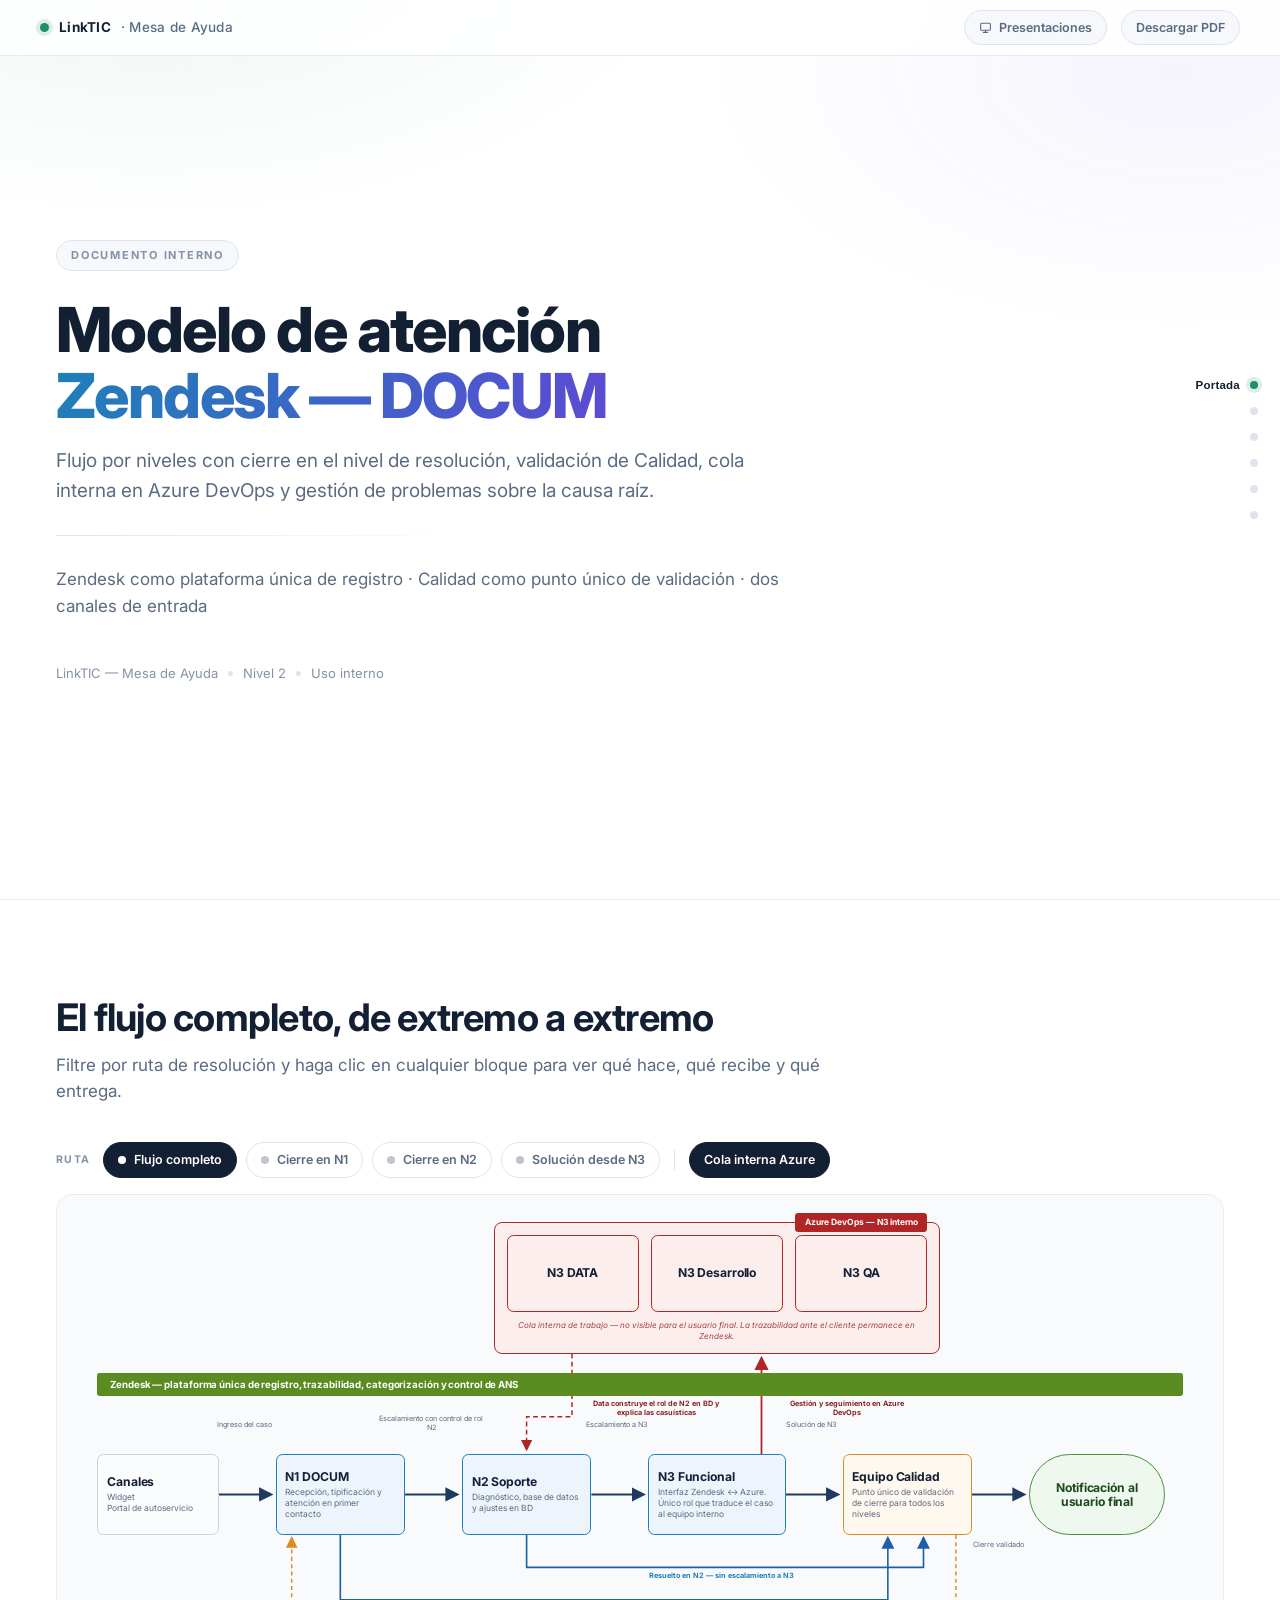
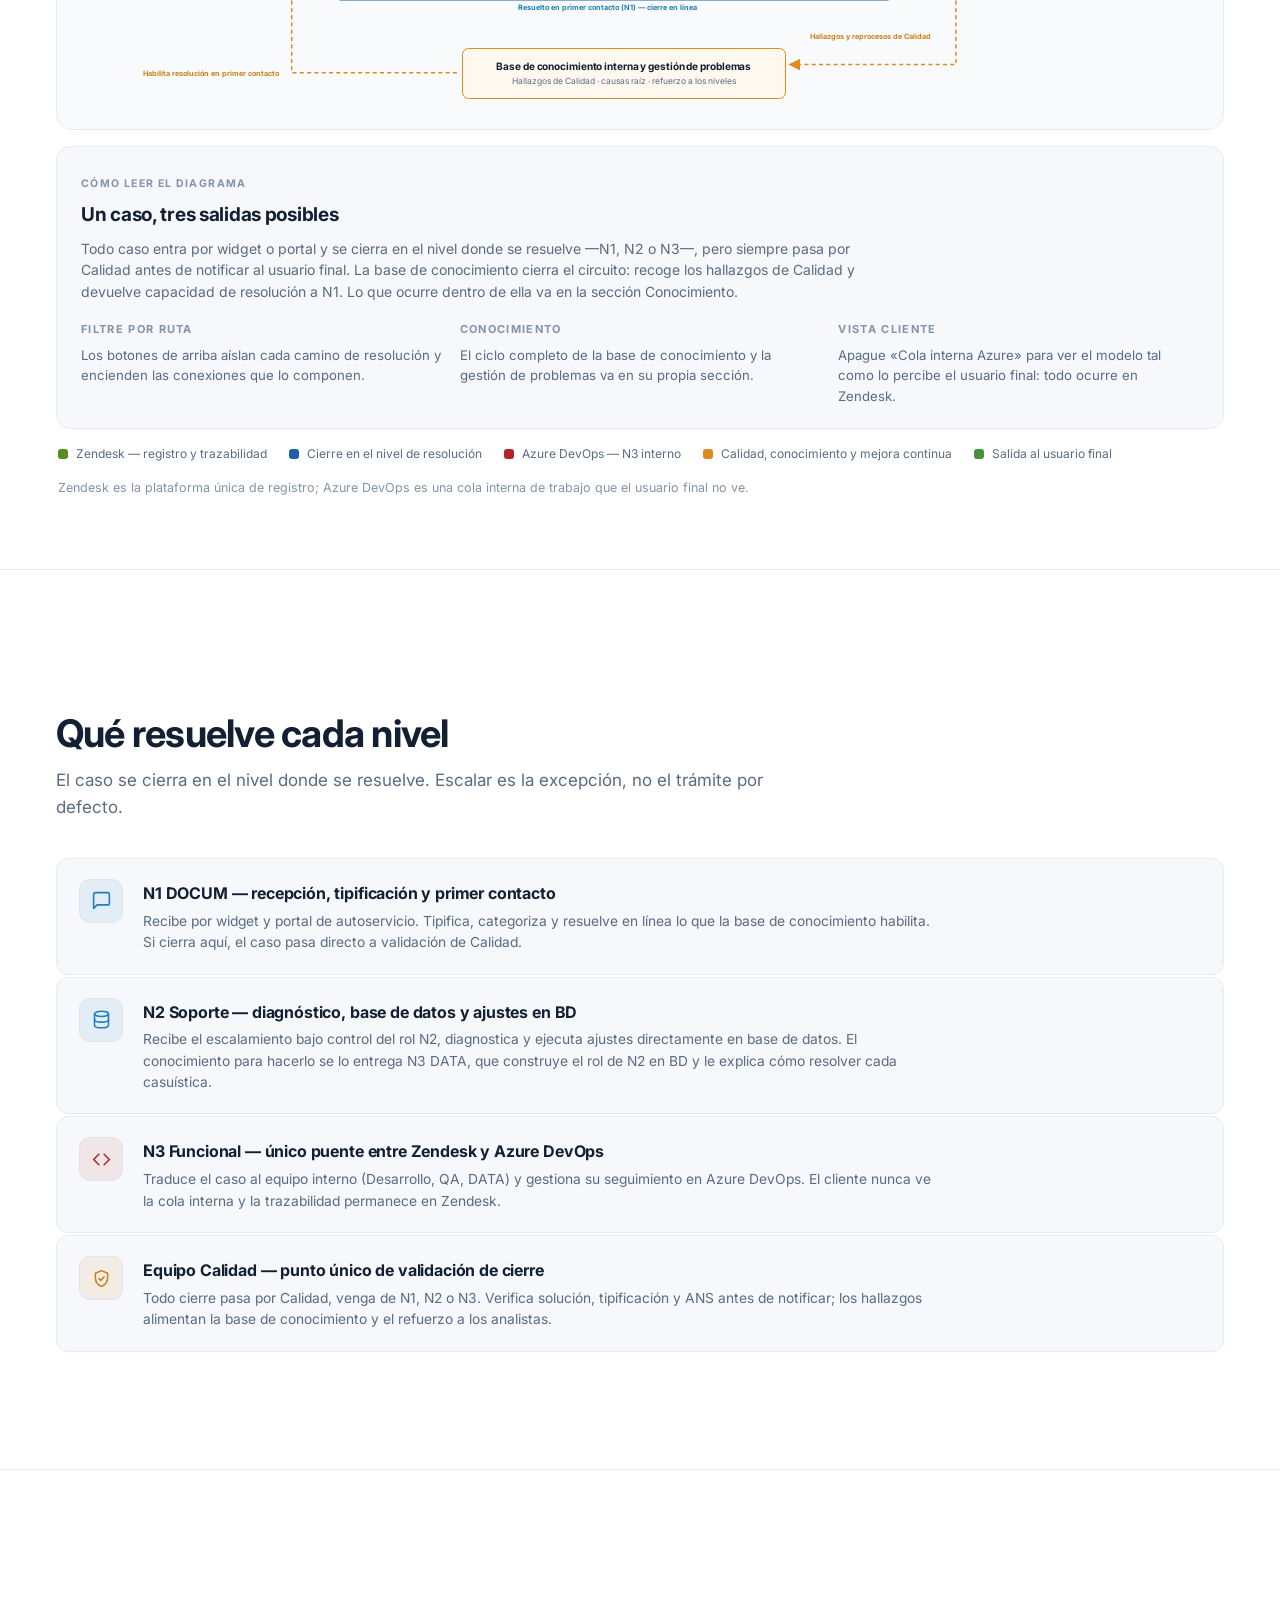
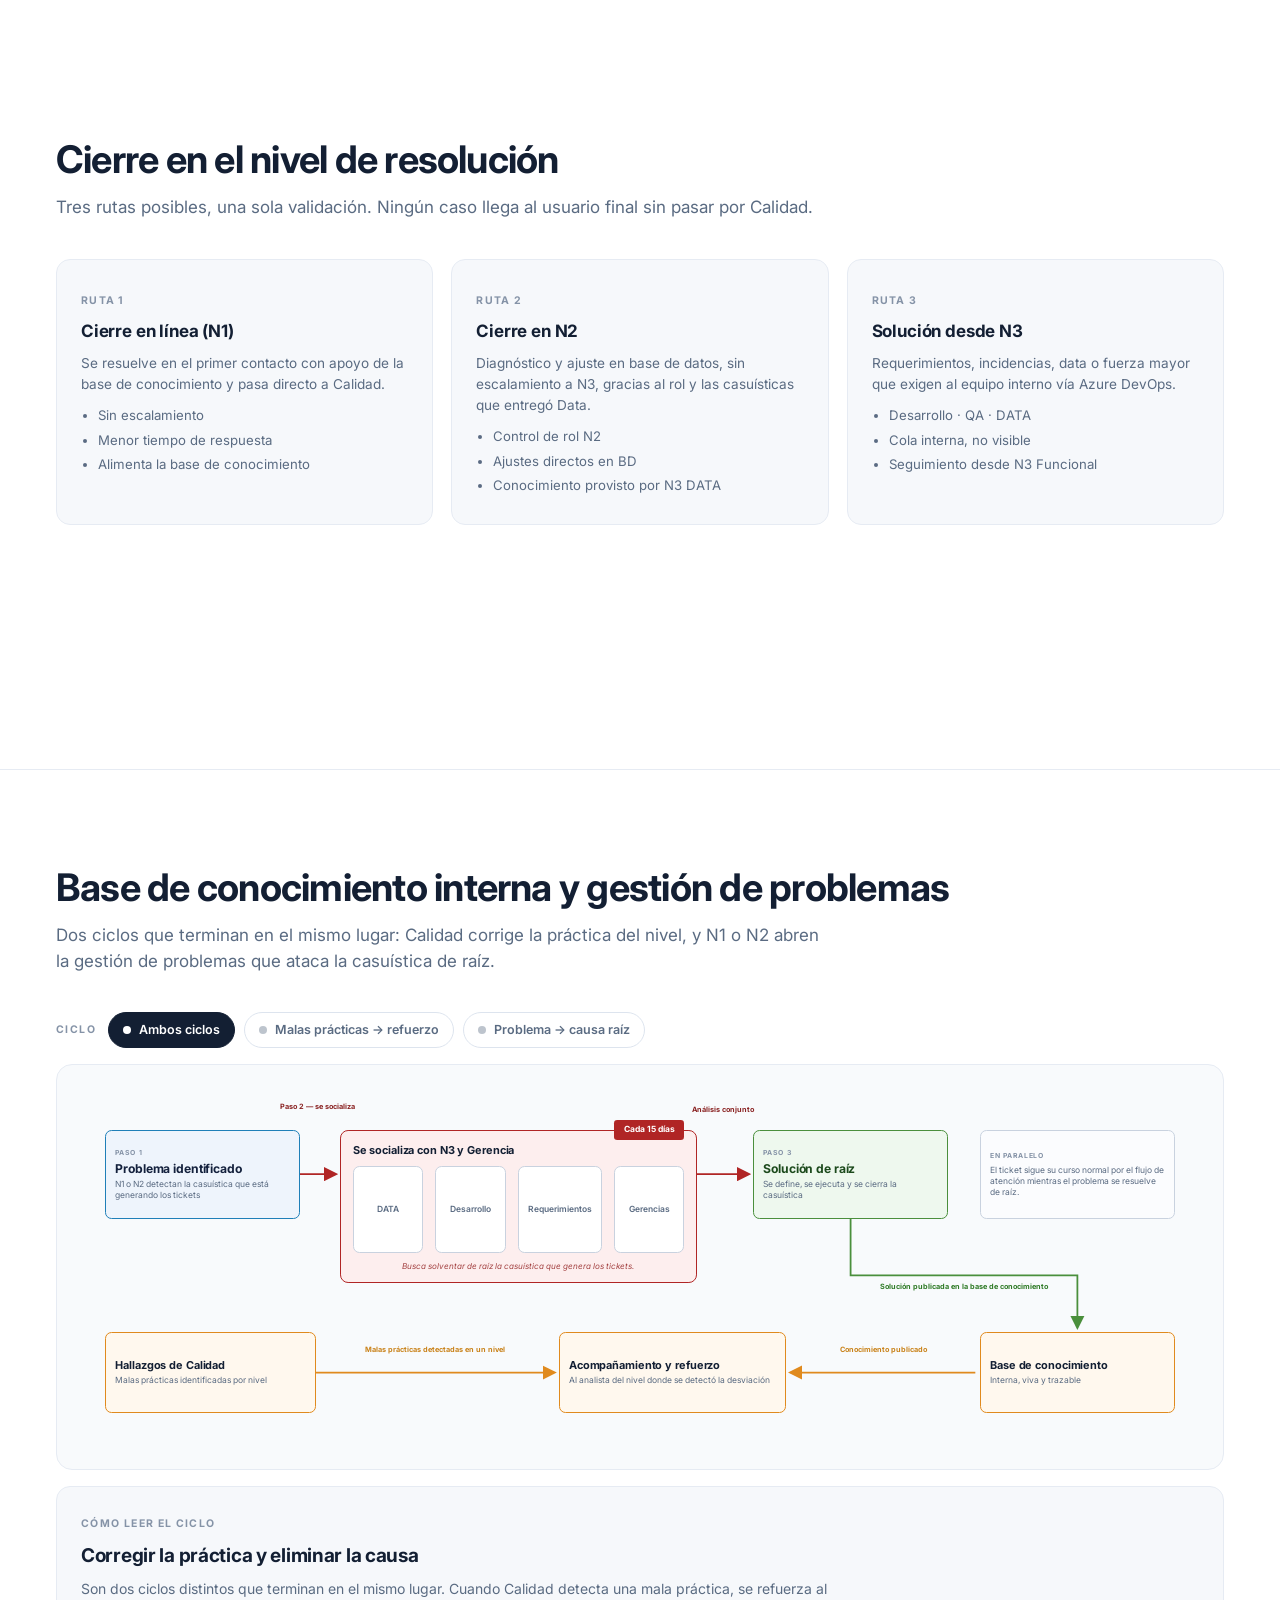
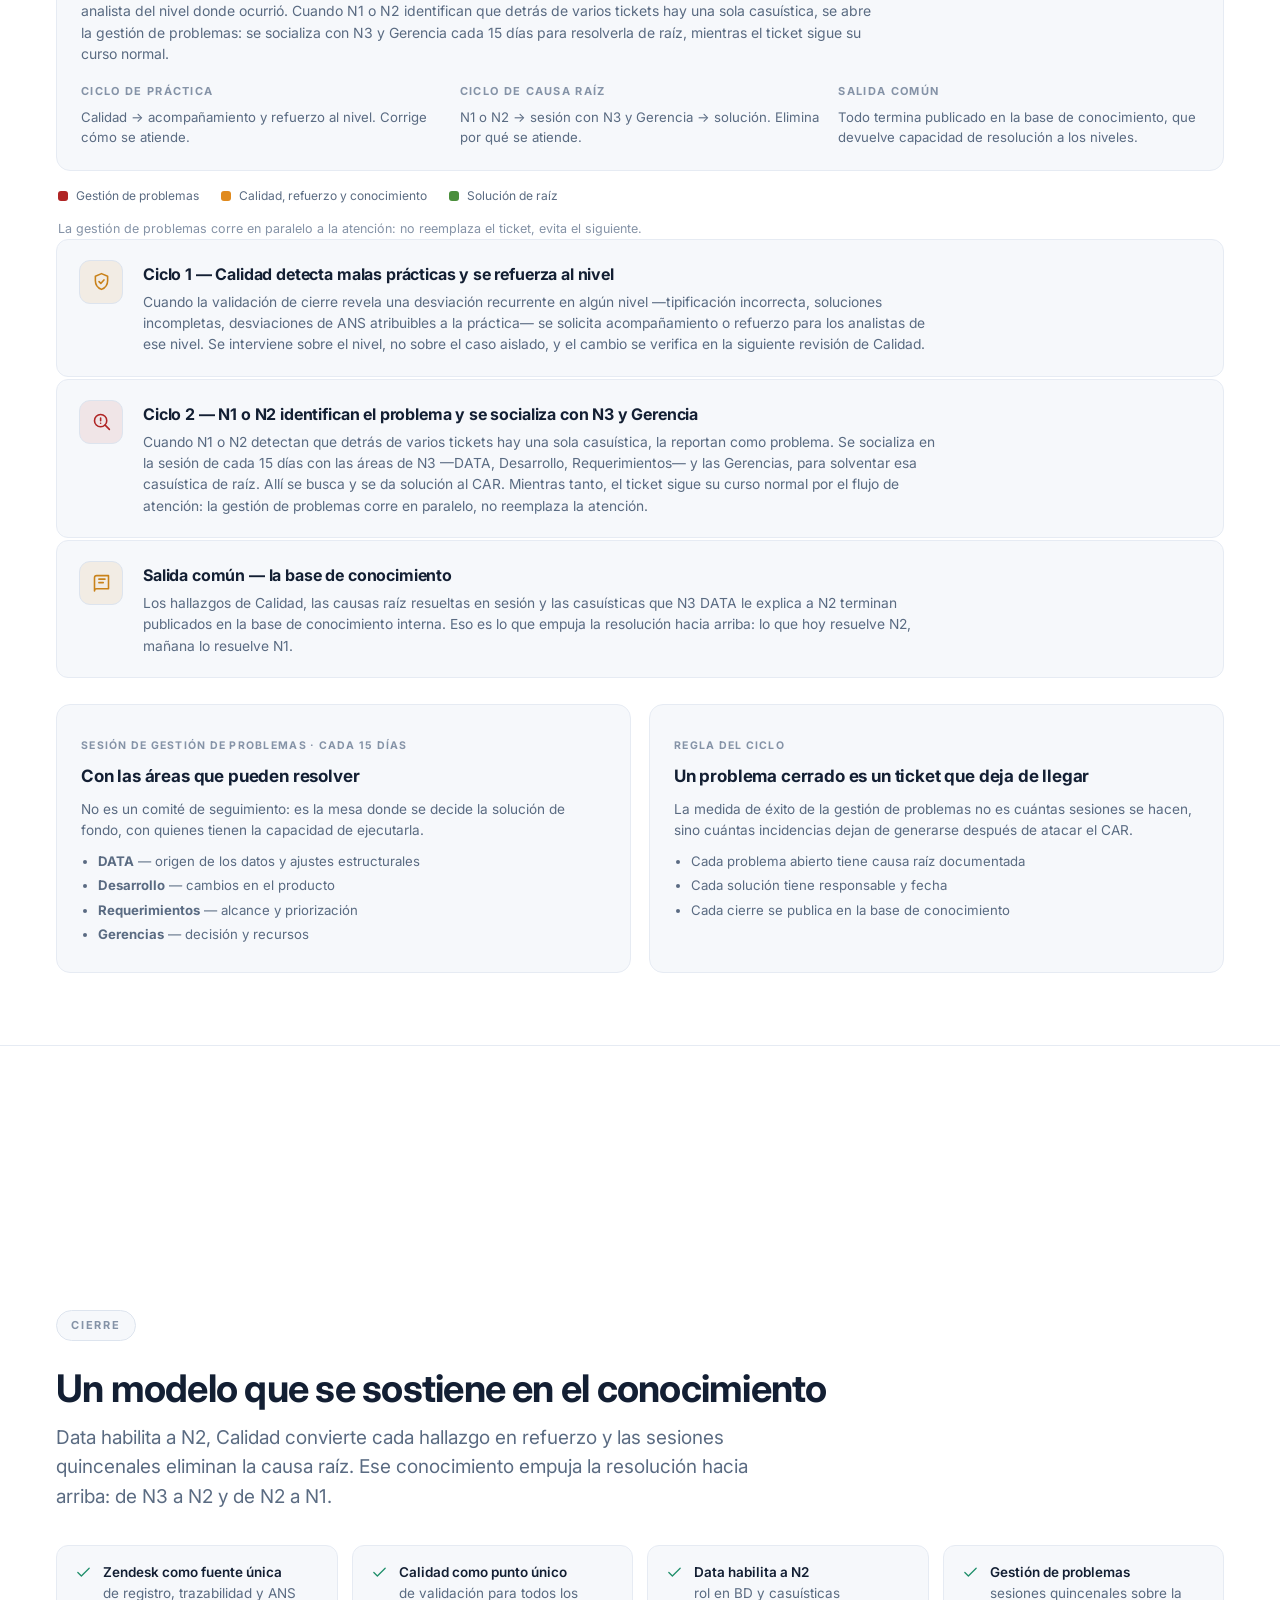
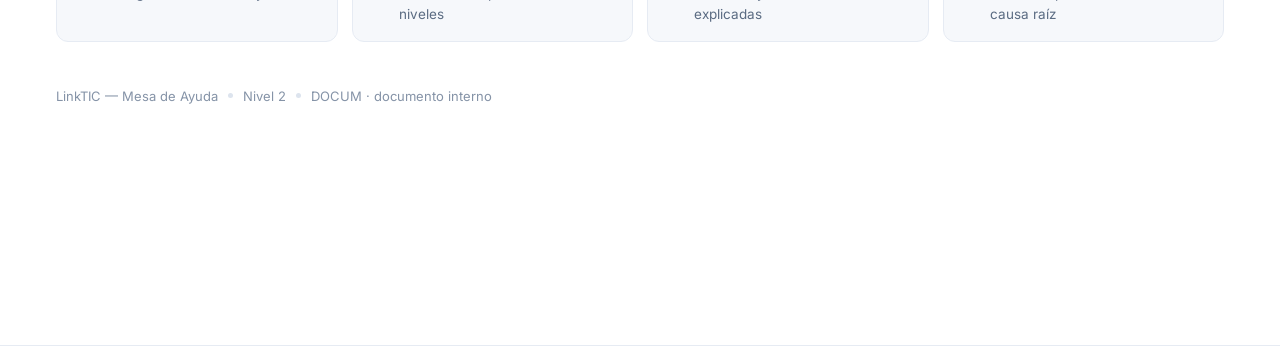
<file: p/docum.html>
<!DOCTYPE html>
<html lang="es">
<head>
<meta charset="utf-8"/>
<meta name="viewport" content="width=device-width, initial-scale=1"/>
<title>Modelo de atención Zendesk — DOCUM | LinkTIC</title>
<meta name="description" content="Modelo de atención DOCUM: flujo por niveles con cierre en el nivel de resolución, validación de Calidad, cola interna en Azure DevOps y gestión de problemas sobre la causa raíz."/>
<meta name="theme-color" content="#ffffff"/>
<meta property="og:title" content="Modelo de atención Zendesk — DOCUM"/>
<meta property="og:description" content="Cierre en el nivel de resolución, Calidad como punto único de validación y gestión de problemas sobre la causa raíz."/>
<meta property="og:type" content="website"/>
<link rel="preconnect" href="https://fonts.googleapis.com"/>
<link rel="preconnect" href="https://fonts.gstatic.com" crossorigin/>
<link href="https://fonts.googleapis.com/css2?family=Inter:wght@400;500;600;700;800&display=swap" rel="stylesheet"/>
<link rel="stylesheet" href="../assets/core.css"/>
</head>
<body data-base="../" data-deck="docum" data-brand="neutral">
<div class="wrap">

<header class="topbar">
  <div class="brand"><i></i> LinkTIC <span>· Mesa de Ayuda</span></div>
  <div class="spacer"></div>
  <div class="picker" id="picker"></div>
  <button class="tbtn" data-print type="button">Descargar PDF</button>
  <div class="progress" id="progress"></div>
</header>

<nav class="sidenav" id="sidenav" aria-label="Secciones"></nav>

<!-- 1 · PORTADA -->
<section class="slide" id="portada" data-nav="Portada">
  <div class="inner">
    <span class="eyebrow reveal">Documento interno</span>
    <h1 class="reveal">Modelo de atención<br/><span class="accent">Zendesk — DOCUM</span></h1>
    <p class="lede reveal">Flujo por niveles con cierre en el nivel de resolución, validación de Calidad, cola interna en Azure DevOps y gestión de problemas sobre la causa raíz.</p>
    <div class="rule reveal"></div>
    <p class="sub reveal">Zendesk como plataforma única de registro · Calidad como punto único de validación · dos canales de entrada</p>
    <div class="signoff reveal"><span>LinkTIC — Mesa de Ayuda</span><i></i><span>Nivel 2</span><i></i><span>Uso interno</span></div>
  </div>
</section>

<!-- 2 · FLUJO INTERACTIVO -->
<section class="slide slide--wide" id="flujo" data-nav="Flujo">
  <div class="inner">
    <div class="section-head">
      <h2 class="reveal">El flujo completo, de extremo a extremo</h2>
      <p class="sub reveal">Filtre por ruta de resolución y haga clic en cualquier bloque para ver qué hace, qué recibe y qué entrega.</p>
    </div>

    <div class="flow reveal">

      <div class="flow-controls">
        <span class="ctl-label">Ruta</span>
        <button class="fchip" type="button" data-route="all" aria-pressed="true"><i></i>Flujo completo</button>
        <button class="fchip t-blue" type="button" data-route="n1" aria-pressed="false"><i></i>Cierre en N1</button>
        <button class="fchip t-blue" type="button" data-route="n2" aria-pressed="false"><i></i>Cierre en N2</button>
        <button class="fchip t-red" type="button" data-route="n3" aria-pressed="false"><i></i>Solución desde N3</button>
        <span class="ctl-sep"></span>
        <button class="fchip" type="button" data-layer-toggle="azure" aria-pressed="true">Cola interna Azure</button>
      </div>

      <div class="flow-stage">
        <div class="diagram-scroll">
          <div class="flowbox" style="aspect-ratio:1400/620" role="group" aria-label="Diagrama del modelo de atención DOCUM">

            <svg class="flow-edges" viewBox="0 0 1400 620" preserveAspectRatio="xMidYMid meet" aria-hidden="true">
              <defs>
                <marker id="mDk" markerWidth="8" markerHeight="8" refX="6.5" refY="4" orient="auto"><path d="M0,0 L8,4 L0,8 z" fill="#1f3a5f"/></marker>
                <marker id="mBl" markerWidth="8" markerHeight="8" refX="6.5" refY="4" orient="auto"><path d="M0,0 L8,4 L0,8 z" fill="#1f5fa8"/></marker>
                <marker id="mRd" markerWidth="8" markerHeight="8" refX="6.5" refY="4" orient="auto"><path d="M0,0 L8,4 L0,8 z" fill="#b02525"/></marker>
                <marker id="mAm" markerWidth="8" markerHeight="8" refX="6.5" refY="4" orient="auto"><path d="M0,0 L8,4 L0,8 z" fill="#e08a1e"/></marker>
              </defs>

              <path class="fedge" data-routes="all n1 n2 n3" d="M180,350 H244" fill="none" stroke="#1f3a5f" stroke-width="2.2" marker-end="url(#mDk)"/>
              <path class="fedge" data-routes="all n2 n3" d="M410,350 H474" fill="none" stroke="#1f3a5f" stroke-width="2.2" marker-end="url(#mDk)"/>
              <path class="fedge" data-routes="all n3" d="M640,350 H704" fill="none" stroke="#1f3a5f" stroke-width="2.2" marker-end="url(#mDk)"/>
              <path class="fedge" data-routes="all n3" d="M880,350 H944" fill="none" stroke="#1f3a5f" stroke-width="2.2" marker-end="url(#mDk)"/>
              <path class="fedge" data-routes="all n1 n2 n3" d="M1110,350 H1174" fill="none" stroke="#1f3a5f" stroke-width="2.2" marker-end="url(#mDk)"/>

              <path class="fedge" data-layer="azure" data-routes="all n3" d="M850,300 V182" fill="none" stroke="#b02525" stroke-width="2.2" marker-end="url(#mRd)"/>
              <path class="fedge" data-layer="azure" data-routes="all n2 n3" d="M616,176 V254 H560 V294" fill="none" stroke="#b02525" stroke-width="1.8" stroke-dasharray="6,4" marker-end="url(#mRd)"/>

              <path class="fedge" data-routes="all n1" d="M330,400 V480 H1006 V404" fill="none" stroke="#1f5fa8" stroke-width="2" marker-end="url(#mBl)"/>
              <path class="fedge" data-routes="all n2" d="M560,400 V440 H1050 V404" fill="none" stroke="#1f5fa8" stroke-width="2" marker-end="url(#mBl)"/>

              <path class="fedge" data-routes="all n1 n2" d="M1090,400 V560 H886" fill="none" stroke="#e08a1e" stroke-width="1.8" stroke-dasharray="5,4" marker-end="url(#mAm)"/>
              <path class="fedge" data-routes="all n1" d="M474,570 H270 V404" fill="none" stroke="#e08a1e" stroke-width="1.8" stroke-dasharray="5,4" marker-end="url(#mAm)"/>

            </svg>

            <!-- Azure DevOps -->
            <div class="fgroup g-red" data-layer="azure" data-routes="all n2 n3" style="--x:520;--y:14;--w:550;--h:162">
              <span class="fgroup-tag">Azure DevOps — N3 interno</span>
              <div class="fgroup-body">
                <button class="fnode n-red is-center" type="button" data-node="n3data" data-routes="all n2 n3"><b>N3 DATA</b></button>
                <button class="fnode n-red is-center" type="button" data-node="n3dev" data-routes="all n3"><b>N3 Desarrollo</b></button>
                <button class="fnode n-red is-center" type="button" data-node="n3qa" data-routes="all n3"><b>N3 QA</b></button>
              </div>
              <p class="fgroup-note">Cola interna de trabajo — no visible para el usuario final. La trazabilidad ante el cliente permanece en Zendesk.</p>
            </div>

            <div class="fband" data-routes="all n1 n2 n3" style="--x:30;--y:200;--w:1340;--h:28">Zendesk — plataforma única de registro, trazabilidad, categorización y control de ANS</div>

            <button class="fnode n-gray" type="button" data-node="canales" data-routes="all n1 n2 n3" style="--x:30;--y:300;--w:150;--h:100">
              <b>Canales</b><span>Widget<br/>Portal de autoservicio</span>
            </button>

            <button class="fnode n-blue" type="button" data-node="n1" data-routes="all n1 n2 n3" style="--x:250;--y:300;--w:160;--h:100">
              <b>N1 DOCUM</b><span>Recepción, tipificación y atención en primer contacto</span>
            </button>

            <button class="fnode n-blue" type="button" data-node="n2" data-routes="all n2 n3" style="--x:480;--y:300;--w:160;--h:100">
              <b>N2 Soporte</b><span>Diagnóstico, base de datos y ajustes en BD</span>
            </button>

            <button class="fnode n-blue" type="button" data-node="n3f" data-routes="all n3" style="--x:710;--y:300;--w:170;--h:100">
              <b>N3 Funcional</b><span>Interfaz Zendesk ↔ Azure. Único rol que traduce el caso al equipo interno</span>
            </button>

            <button class="fnode n-amber" type="button" data-node="calidad" data-routes="all n1 n2 n3" style="--x:950;--y:300;--w:160;--h:100">
              <b>Equipo Calidad</b><span>Punto único de validación de cierre para todos los niveles</span>
            </button>

            <button class="fnode n-green n-pill is-center" type="button" data-node="notif" data-routes="all n1 n2 n3" style="--x:1180;--y:300;--w:168;--h:100">
              <b>Notificación al usuario final</b>
            </button>

            <button class="fnode n-amber is-center" type="button" data-node="kb" data-routes="all n1 n2" style="--x:480;--y:540;--w:400;--h:62">
              <b style="font-size:calc(12.5 * var(--u))">Base de conocimiento interna y gestión de problemas</b>
              <span>Hallazgos de Calidad · causas raíz · refuerzo a los niveles</span>
            </button>

            <p class="flabel" data-routes="all n1 n2 n3" style="--x:212;--y:258;--w:110">Ingreso del caso</p>
            <p class="flabel" data-routes="all n2 n3" style="--x:442;--y:250;--w:130">Escalamiento con control de rol N2</p>
            <p class="flabel" data-routes="all n3" style="--x:672;--y:258;--w:120">Escalamiento a N3</p>
            <p class="flabel" data-routes="all n3" style="--x:912;--y:258;--w:110">Solución de N3</p>
            <p class="flabel t-red" data-layer="azure" data-routes="all n2 n3" style="--x:720;--y:232;--w:180">Data construye el rol de N2 en BD y explica las casuísticas</p>
            <p class="flabel t-red" data-layer="azure" data-routes="all n3" style="--x:955;--y:232;--w:160">Gestión y seguimiento en Azure DevOps</p>
            <p class="flabel t-blue" data-routes="all n1" style="--x:660;--y:484;--w:300">Resuelto en primer contacto (N1) — cierre en línea</p>
            <p class="flabel t-blue" data-routes="all n2" style="--x:800;--y:444;--w:260">Resuelto en N2 — sin escalamiento a N3</p>
            <p class="flabel t-amber" data-routes="all n1" style="--x:170;--y:566;--w:200">Habilita resolución en primer contacto</p>
            <p class="flabel" data-routes="all n1 n2 n3" style="--x:1142;--y:406;--w:120">Cierre validado</p>

            <p class="flabel t-amber" data-routes="all n1 n2" style="--x:985;--y:520;--w:180">Hallazgos y reprocesos de Calidad</p>

          </div>
        </div>
      </div>

      <p class="scroll-hint">Deslice horizontalmente para ver el diagrama completo →</p>

      <div class="flow-detail">
        <div class="fdetail" data-detail="intro">
          <span class="kicker">Cómo leer el diagrama</span>
          <h3>Un caso, tres salidas posibles</h3>
          <p>Todo caso entra por widget o portal y se cierra en el nivel donde se resuelve —N1, N2 o N3—, pero siempre pasa por Calidad antes de notificar al usuario final. La base de conocimiento cierra el circuito: recoge los hallazgos de Calidad y devuelve capacidad de resolución a N1. Lo que ocurre dentro de ella va en la sección Conocimiento.</p>
          <div class="fdetail-cols">
            <div><h4>Filtre por ruta</h4><p>Los botones de arriba aíslan cada camino de resolución y encienden las conexiones que lo componen.</p></div>
            <div><h4>Conocimiento</h4><p>El ciclo completo de la base de conocimiento y la gestión de problemas va en su propia sección.</p></div>
            <div><h4>Vista cliente</h4><p>Apague «Cola interna Azure» para ver el modelo tal como lo percibe el usuario final: todo ocurre en Zendesk.</p></div>
          </div>
        </div>

        <div class="fdetail" data-detail="canales" hidden>
          <span class="kicker">Entrada</span>
          <h3>Canales de ingreso</h3>
          <p>Solo dos canales: el widget embebido y el portal de autoservicio. <b>No hay canal de correo</b>, de modo que ningún caso entra sin tipificación ni por fuera de Zendesk.</p>
          <div class="fdetail-cols">
            <div><h4>Canales habilitados</h4><ul><li>Widget</li><li>Portal de autoservicio</li></ul></div>
            <div><h4>Por qué importa</h4><ul><li>Todo caso nace registrado y categorizado</li><li>El ANS se cuenta desde el ingreso real</li><li>Sin bandejas paralelas ni casos «de palabra»</li></ul></div>
          </div>
        </div>

        <div class="fdetail" data-detail="n1" hidden>
          <span class="kicker">Nivel 1</span>
          <h3>N1 DOCUM — recepción, tipificación y primer contacto</h3>
          <p>Recibe el caso, lo tipifica, lo categoriza y atiende en primer contacto todo lo que la base de conocimiento habilita. Cuando cierra aquí, el caso pasa directo a validación de Calidad.</p>
          <div class="fdetail-cols">
            <div><h4>Recibe</h4><ul><li>Casos ingresados por widget y portal</li><li>Artículos y procedimientos de la base de conocimiento</li></ul></div>
            <div><h4>Entrega</h4><ul><li>Cierre en línea validado por Calidad</li><li>Escalamiento tipificado a N2</li></ul></div>
          </div>
        </div>

        <div class="fdetail" data-detail="n2" hidden>
          <span class="kicker">Nivel 2</span>
          <h3>N2 Soporte — diagnóstico, base de datos y ajustes en BD</h3>
          <p>Recibe el escalamiento bajo control del rol N2. Diagnostica, consulta y <b>realiza ajustes directamente en base de datos</b>. Quien le entrega el conocimiento para hacerlo es <b>N3 DATA</b>: construye el rol de N2 en la base de datos y explica cómo resolver cada casuística.</p>
          <div class="fdetail-cols">
            <div><h4>Recibe</h4><ul><li>Escalamiento de N1 con control de rol N2</li><li>De N3 DATA: el rol en BD y la explicación de las casuísticas</li></ul></div>
            <div><h4>Entrega</h4><ul><li>Cierre en N2 sin escalar a N3</li><li>Casos que requieren al equipo interno, hacia N3 Funcional</li></ul></div>
          </div>
        </div>

        <div class="fdetail" data-detail="n3f" hidden>
          <span class="kicker">Nivel 3 · Zendesk</span>
          <h3>N3 Funcional — único puente entre Zendesk y Azure DevOps</h3>
          <p>Traduce el caso al equipo interno y gestiona su seguimiento en Azure DevOps. Un solo rol concentra la interfaz: el cliente nunca ve la cola interna y la trazabilidad permanece en Zendesk.</p>
          <div class="fdetail-cols">
            <div><h4>Qué escala a Azure</h4><ul><li>Requerimientos</li><li>Incidencias que exigen al equipo interno</li><li>Casos de data</li><li>Fuerza mayor</li></ul></div>
            <div><h4>Entrega</h4><ul><li>Solución del equipo interno traducida al caso</li><li>Estado y seguimiento visibles en Zendesk</li></ul></div>
          </div>
        </div>

        <div class="fdetail" data-detail="n3data" hidden>
          <span class="kicker">Azure DevOps · interno</span>
          <h3>N3 DATA — origen del conocimiento de N2</h3>
          <p>Además de atender los casos de data, <b>construye el rol de N2 en la base de datos y le explica cómo resolver las casuísticas</b>. Es el traspaso de conocimiento que le permite a N2 hacer ajustes en BD sin escalar a N3.</p>
          <div class="fdetail-cols">
            <div><h4>Entrega a N2</h4><ul><li>Rol y permisos de N2 en base de datos</li><li>Procedimientos por casuística</li><li>Acompañamiento hasta que N2 resuelve solo</li></ul></div>
            <div><h4>Efecto en el flujo</h4><ul><li>Menos escalamientos a N3</li><li>Casos que antes eran de Data se cierran en N2</li></ul></div>
          </div>
        </div>

        <div class="fdetail" data-detail="n3dev" hidden>
          <span class="kicker">Azure DevOps · interno</span>
          <h3>N3 Desarrollo</h3>
          <p>Atiende lo que exige cambio en el producto. Trabaja en la cola interna de Azure DevOps; el usuario final no la ve y el estado del caso se refleja en Zendesk a través de N3 Funcional.</p>
        </div>

        <div class="fdetail" data-detail="n3qa" hidden>
          <span class="kicker">Azure DevOps · interno</span>
          <h3>N3 QA</h3>
          <p>Verifica la solución del equipo interno antes de devolverla al flujo. Es control técnico dentro de la cola interna, distinto de la validación de cierre que hace el Equipo Calidad sobre el caso del cliente.</p>
        </div>

        <div class="fdetail" data-detail="calidad" hidden>
          <span class="kicker">Control</span>
          <h3>Equipo Calidad — punto único de validación de cierre</h3>
          <p>Todo cierre pasa por Calidad, venga de N1, N2 o N3. Verifica solución, tipificación y ANS antes de notificar; si no cumple, el caso vuelve al nivel que lo trabajó. Sus hallazgos alimentan la base de conocimiento y el refuerzo a los analistas.</p>
          <div class="fdetail-cols">
            <div><h4>Valida</h4><ul><li>Que la solución responda a lo solicitado</li><li>Tipificación y categorización</li><li>Cumplimiento de ANS</li><li>Tono y completitud de la respuesta</li></ul></div>
            <div><h4>Produce</h4><ul><li>Autorización para notificar</li><li>Reproceso cuando algo falla</li><li>Hallazgos de malas prácticas por nivel</li></ul></div>
          </div>
        </div>

        <div class="fdetail" data-detail="kb" hidden>
          <span class="kicker">Mejora continua</span>
          <h3>Base de conocimiento interna y gestión de problemas</h3>
          <p>Se alimenta de los hallazgos de Calidad y de las causas raíz que se resuelven en las sesiones de gestión de problemas. Cada artículo publicado empuja la resolución un nivel hacia arriba: lo que hoy resuelve N2, mañana lo resuelve N1.</p>
          <div class="fdetail-cols">
            <div><h4>Se alimenta de</h4><ul><li>Hallazgos y reprocesos de Calidad</li><li>Causas raíz resueltas en sesión</li><li>Casuísticas explicadas por N3 DATA</li></ul></div>
            <div><h4>Habilita</h4><ul><li>Resolución en primer contacto en N1</li><li>Refuerzo dirigido a los analistas</li></ul></div>
          </div>
        </div>

        <div class="fdetail" data-detail="notif" hidden>
          <span class="kicker">Salida</span>
          <h3>Notificación al usuario final</h3>
          <p>Última etapa del flujo y la única que el usuario percibe además del canal de ingreso. Solo ocurre después de que Calidad validó el cierre, sin importar en qué nivel se resolvió el caso.</p>
        </div>

      </div>

      <ul class="flegend">
        <li><i style="background:#5b8c22"></i>Zendesk — registro y trazabilidad</li>
        <li><i style="background:#1f5fa8"></i>Cierre en el nivel de resolución</li>
        <li><i style="background:#b02525"></i>Azure DevOps — N3 interno</li>
        <li><i style="background:#e08a1e"></i>Calidad, conocimiento y mejora continua</li>
        <li><i style="background:#4a8f3c"></i>Salida al usuario final</li>
      </ul>
      <p class="figcap">Zendesk es la plataforma única de registro; Azure DevOps es una cola interna de trabajo que el usuario final no ve.</p>
    </div>
  </div>
</section>

<!-- 3 · NIVELES -->
<section class="slide" id="niveles" data-nav="Niveles">
  <div class="inner">
    <div class="section-head">
      <h2 class="reveal">Qué resuelve cada nivel</h2>
      <p class="sub reveal">El caso se cierra en el nivel donde se resuelve. Escalar es la excepción, no el trámite por defecto.</p>
    </div>
    <ul class="rows">
      <li class="row reveal">
        <span class="row-ico tone-blue"><svg viewBox="0 0 24 24" fill="none" stroke="currentColor" stroke-width="1.8" stroke-linecap="round" stroke-linejoin="round" aria-hidden="true"><path d="M21 15a2 2 0 0 1-2 2H7l-4 4V5a2 2 0 0 1 2-2h14a2 2 0 0 1 2 2z"/></svg></span>
        <div class="row-body">
          <h3>N1 DOCUM — recepción, tipificación y primer contacto</h3>
          <p>Recibe por widget y portal de autoservicio. Tipifica, categoriza y resuelve en línea lo que la base de conocimiento habilita. Si cierra aquí, el caso pasa directo a validación de Calidad.</p>
        </div>
      </li>
      <li class="row reveal">
        <span class="row-ico tone-blue"><svg viewBox="0 0 24 24" fill="none" stroke="currentColor" stroke-width="1.8" stroke-linecap="round" stroke-linejoin="round" aria-hidden="true"><ellipse cx="12" cy="5.5" rx="8" ry="3"/><path d="M4 5.5v13c0 1.7 3.6 3 8 3s8-1.3 8-3v-13"/><path d="M4 12c0 1.7 3.6 3 8 3s8-1.3 8-3"/></svg></span>
        <div class="row-body">
          <h3>N2 Soporte — diagnóstico, base de datos y ajustes en BD</h3>
          <p>Recibe el escalamiento bajo control del rol N2, diagnostica y ejecuta ajustes directamente en base de datos. El conocimiento para hacerlo se lo entrega N3 DATA, que construye el rol de N2 en BD y le explica cómo resolver cada casuística.</p>
        </div>
      </li>
      <li class="row reveal">
        <span class="row-ico tone-red"><svg viewBox="0 0 24 24" fill="none" stroke="currentColor" stroke-width="1.8" stroke-linecap="round" stroke-linejoin="round" aria-hidden="true"><path d="M9 18l-6-6 6-6"/><path d="M15 6l6 6-6 6"/></svg></span>
        <div class="row-body">
          <h3>N3 Funcional — único puente entre Zendesk y Azure DevOps</h3>
          <p>Traduce el caso al equipo interno (Desarrollo, QA, DATA) y gestiona su seguimiento en Azure DevOps. El cliente nunca ve la cola interna y la trazabilidad permanece en Zendesk.</p>
        </div>
      </li>
      <li class="row reveal">
        <span class="row-ico tone-amber"><svg viewBox="0 0 24 24" fill="none" stroke="currentColor" stroke-width="1.8" stroke-linecap="round" stroke-linejoin="round" aria-hidden="true"><path d="M12 3l7 3v5c0 4.6-3 8.3-7 10-4-1.7-7-5.4-7-10V6z"/><path d="M9.2 12.2l2 2 3.6-4"/></svg></span>
        <div class="row-body">
          <h3>Equipo Calidad — punto único de validación de cierre</h3>
          <p>Todo cierre pasa por Calidad, venga de N1, N2 o N3. Verifica solución, tipificación y ANS antes de notificar; los hallazgos alimentan la base de conocimiento y el refuerzo a los analistas.</p>
        </div>
      </li>
    </ul>
  </div>
</section>

<!-- 4 · CIERRES -->
<section class="slide" id="cierres" data-nav="Cierres">
  <div class="inner">
    <div class="section-head">
      <h2 class="reveal">Cierre en el nivel de resolución</h2>
      <p class="sub reveal">Tres rutas posibles, una sola validación. Ningún caso llega al usuario final sin pasar por Calidad.</p>
    </div>
    <div class="grid">
      <article class="card reveal tone-blue">
        <span class="kicker">Ruta 1</span>
        <h3>Cierre en línea (N1)</h3>
        <p>Se resuelve en el primer contacto con apoyo de la base de conocimiento y pasa directo a Calidad.</p>
        <ul><li>Sin escalamiento</li><li>Menor tiempo de respuesta</li><li>Alimenta la base de conocimiento</li></ul>
      </article>
      <article class="card reveal tone-blue">
        <span class="kicker">Ruta 2</span>
        <h3>Cierre en N2</h3>
        <p>Diagnóstico y ajuste en base de datos, sin escalamiento a N3, gracias al rol y las casuísticas que entregó Data.</p>
        <ul><li>Control de rol N2</li><li>Ajustes directos en BD</li><li>Conocimiento provisto por N3 DATA</li></ul>
      </article>
      <article class="card reveal tone-red">
        <span class="kicker">Ruta 3</span>
        <h3>Solución desde N3</h3>
        <p>Requerimientos, incidencias, data o fuerza mayor que exigen al equipo interno vía Azure DevOps.</p>
        <ul><li>Desarrollo · QA · DATA</li><li>Cola interna, no visible</li><li>Seguimiento desde N3 Funcional</li></ul>
      </article>
    </div>
  </div>
</section>

<!-- 5 · CONOCIMIENTO Y PROBLEMAS -->
<section class="slide slide--wide" id="conocimiento" data-nav="Conocimiento">
  <div class="inner">
    <div class="section-head">
      <h2 class="reveal">Base de conocimiento interna y gestión de problemas</h2>
      <p class="sub reveal">Dos ciclos que terminan en el mismo lugar: Calidad corrige la práctica del nivel, y N1 o N2 abren la gestión de problemas que ataca la casuística de raíz.</p>
    </div>

    <div class="flow reveal">
      <div class="flow-controls">
        <span class="ctl-label">Ciclo</span>
        <button class="fchip" type="button" data-route="all" aria-pressed="true"><i></i>Ambos ciclos</button>
        <button class="fchip t-amber" type="button" data-route="prac" aria-pressed="false"><i></i>Malas prácticas → refuerzo</button>
        <button class="fchip t-red" type="button" data-route="prob" aria-pressed="false"><i></i>Problema → causa raíz</button>
      </div>

      <div class="flow-stage">
        <div class="diagram-scroll">
          <div class="flowbox" style="aspect-ratio:1400/460" role="group" aria-label="Ciclo de conocimiento y gestión de problemas de DOCUM">

            <svg class="flow-edges" viewBox="0 0 1400 460" preserveAspectRatio="xMidYMid meet" aria-hidden="true">
              <defs>
                <marker id="kAm" markerWidth="8" markerHeight="8" refX="6.5" refY="4" orient="auto"><path d="M0,0 L8,4 L0,8 z" fill="#e08a1e"/></marker>
                <marker id="kRd" markerWidth="8" markerHeight="8" refX="6.5" refY="4" orient="auto"><path d="M0,0 L8,4 L0,8 z" fill="#b02525"/></marker>
                <marker id="kGr" markerWidth="8" markerHeight="8" refX="6.5" refY="4" orient="auto"><path d="M0,0 L8,4 L0,8 z" fill="#4a8f3c"/></marker>
              </defs>
              <path class="fedge" data-routes="all prob" d="M280,115 H324" fill="none" stroke="#b02525" stroke-width="2.2" marker-end="url(#kRd)"/>
              <path class="fedge" data-routes="all prob" d="M770,115 H834" fill="none" stroke="#b02525" stroke-width="2.2" marker-end="url(#kRd)"/>
              <path class="fedge" data-routes="all prob" d="M960,170 V240 H1240 V304" fill="none" stroke="#4a8f3c" stroke-width="2.2" marker-end="url(#kGr)"/>
              <path class="fedge" data-routes="all prac prob" d="M1114,360 H886" fill="none" stroke="#e08a1e" stroke-width="2.2" marker-end="url(#kAm)"/>
              <path class="fedge" data-routes="all prac" d="M300,360 H594" fill="none" stroke="#e08a1e" stroke-width="2.2" marker-end="url(#kAm)"/>
            </svg>

            <button class="fnode n-blue" type="button" data-node="k-origen" data-routes="all prob" style="--x:40;--y:60;--w:240;--h:110">
              <em>Paso 1</em><b>Problema identificado</b><span>N1 o N2 detectan la casuística que está generando los tickets</span>
            </button>

            <div class="fgroup g-red" data-routes="all prob" style="--x:330;--y:60;--w:440;--h:190">
              <span class="fgroup-tag">Cada 15 días</span>
              <p class="fgroup-title">Se socializa con N3 y Gerencia</p>
              <div class="fgroup-body">
                <div class="fbox n-plain is-center"><span style="font-weight:600">DATA</span></div>
                <div class="fbox n-plain is-center"><span style="font-weight:600">Desarrollo</span></div>
                <div class="fbox n-plain is-center"><span style="font-weight:600">Requerimientos</span></div>
                <div class="fbox n-plain is-center"><span style="font-weight:600">Gerencias</span></div>
              </div>
              <p class="fgroup-note">Busca solventar de raíz la casuística que genera los tickets.</p>
            </div>

            <button class="fnode n-green" type="button" data-node="k-solucion" data-routes="all prob" style="--x:840;--y:60;--w:240;--h:110">
              <em>Paso 3</em><b>Solución de raíz</b><span>Se define, se ejecuta y se cierra la casuística</span>
            </button>

            <div class="fbox n-gray" data-routes="all prob" style="--x:1120;--y:60;--w:240;--h:110">
              <em>En paralelo</em><span>El ticket sigue su curso normal por el flujo de atención mientras el problema se resuelve de raíz.</span>
            </div>

            <button class="fnode n-amber" type="button" data-node="k-calidad" data-routes="all prac" style="--x:40;--y:310;--w:260;--h:100">
              <b style="font-size:calc(13.5 * var(--u))">Hallazgos de Calidad</b><span>Malas prácticas identificadas por nivel</span>
            </button>

            <button class="fnode n-amber" type="button" data-node="k-refuerzo" data-routes="all prac prob" style="--x:600;--y:310;--w:280;--h:100">
              <b style="font-size:calc(13.5 * var(--u))">Acompañamiento y refuerzo</b><span>Al analista del nivel donde se detectó la desviación</span>
            </button>

            <button class="fnode n-amber" type="button" data-node="k-kb" data-routes="all prac prob" style="--x:1120;--y:310;--w:240;--h:100">
              <b style="font-size:calc(13.5 * var(--u))">Base de conocimiento</b><span>Interna, viva y trazable</span>
            </button>

            <p class="flabel t-red" data-routes="all prob" style="--x:302;--y:26;--w:150">Paso 2 — se socializa</p>
            <p class="flabel t-red" data-routes="all prob" style="--x:802;--y:30;--w:130">Análisis conjunto</p>
            <p class="flabel t-green" data-routes="all prob" style="--x:1100;--y:248;--w:210">Solución publicada en la base de conocimiento</p>
            <p class="flabel t-amber" data-routes="all prac prob" style="--x:1000;--y:326;--w:210">Conocimiento publicado</p>
            <p class="flabel t-amber" data-routes="all prac" style="--x:447;--y:326;--w:280">Malas prácticas detectadas en un nivel</p>
          </div>
        </div>
      </div>

      <p class="scroll-hint">Deslice horizontalmente para ver el diagrama completo →</p>

      <div class="flow-detail">
        <div class="fdetail" data-detail="intro">
          <span class="kicker">Cómo leer el ciclo</span>
          <h3>Corregir la práctica y eliminar la causa</h3>
          <p>Son dos ciclos distintos que terminan en el mismo lugar. Cuando Calidad detecta una mala práctica, se refuerza al analista del nivel donde ocurrió. Cuando N1 o N2 identifican que detrás de varios tickets hay una sola casuística, se abre la gestión de problemas: se socializa con N3 y Gerencia cada 15 días para resolverla de raíz, mientras el ticket sigue su curso normal.</p>
          <div class="fdetail-cols">
            <div><h4>Ciclo de práctica</h4><p>Calidad → acompañamiento y refuerzo al nivel. Corrige cómo se atiende.</p></div>
            <div><h4>Ciclo de causa raíz</h4><p>N1 o N2 → sesión con N3 y Gerencia → solución. Elimina por qué se atiende.</p></div>
            <div><h4>Salida común</h4><p>Todo termina publicado en la base de conocimiento, que devuelve capacidad de resolución a los niveles.</p></div>
          </div>
        </div>

        <div class="fdetail" data-detail="k-origen" hidden>
          <span class="kicker">Gestión de problemas · paso 1</span>
          <h3>El problema lo identifica N1 o N2</h3>
          <p>Quien atiende es quien primero ve el patrón: la misma falla que vuelve con distinto nombre. Cuando N1 o N2 identifican que detrás de varios tickets hay una sola casuística, la reportan como problema — sin detener la atención del ticket que tienen en curso.</p>
          <div class="fdetail-cols">
            <div><h4>Qué se reporta</h4><ul><li>La casuística que se repite</li><li>Los tickets que la evidencian</li></ul></div>
            <div><h4>A dónde va</h4><ul><li>A la sesión con N3 y Gerencia</li></ul></div>
          </div>
        </div>

        <div class="fdetail" data-detail="k-solucion" hidden>
          <span class="kicker">Gestión de problemas · paso 3</span>
          <h3>Solución de raíz de la casuística</h3>
          <p>En la sesión se identifica el origen —el CAR— y se define la solución de fondo con responsable y fecha. Se ejecuta, se cierra la casuística y el resultado se publica en la base de conocimiento. Un problema cerrado es un ticket que deja de llegar.</p>
          <div class="fdetail-cols">
            <div><h4>Se analiza</h4><ul><li>Qué origina los tickets recurrentes</li><li>Origen técnico, funcional o de data</li><li>Impacto en el usuario y en el ANS</li></ul></div>
            <div><h4>Produce</h4><ul><li>Causa raíz documentada</li><li>Solución con responsable y fecha</li><li>Publicación en la base de conocimiento</li></ul></div>
          </div>
        </div>

        <div class="fdetail" data-detail="k-calidad" hidden>
          <span class="kicker">Ciclo de mejora · origen</span>
          <h3>Hallazgos de Calidad — malas prácticas por nivel</h3>
          <p>La validación de cierre no solo aprueba o devuelve casos: deja evidencia de cómo se está atendiendo. Cuando Calidad detecta una desviación recurrente en un nivel, solicita acompañamiento o refuerzo para los analistas de ese nivel.</p>
          <div class="fdetail-cols">
            <div><h4>Detecta</h4><ul><li>Tipificación incorrecta</li><li>Soluciones incompletas o mal comunicadas</li><li>Desviaciones de ANS atribuibles a la práctica</li></ul></div>
            <div><h4>Solicita</h4><ul><li>Acompañamiento al analista</li><li>Refuerzo formal al nivel</li></ul></div>
          </div>
        </div>

        <div class="fdetail" data-detail="k-refuerzo" hidden>
          <span class="kicker">Ciclo de mejora · salida</span>
          <h3>Acompañamiento y refuerzo al nivel</h3>
          <p>Se interviene sobre el nivel donde se detectó la desviación, no sobre el caso aislado. El refuerzo es dirigido: se explica qué se hizo mal, se acompaña la atención siguiente y se verifica el cambio en la próxima revisión de Calidad.</p>
          <div class="fdetail-cols">
            <div><h4>Formas</h4><ul><li>Acompañamiento en la atención</li><li>Refuerzo sobre la casuística específica</li><li>Material publicado en la base de conocimiento</li></ul></div>
            <div><h4>Se verifica</h4><ul><li>En la siguiente validación de Calidad</li></ul></div>
          </div>
        </div>

        <div class="fdetail" data-detail="k-kb" hidden>
          <span class="kicker">Salida común</span>
          <h3>Base de conocimiento — interna, viva y trazable</h3>
          <p>Recibe los hallazgos de Calidad y las casuísticas resueltas de raíz, y los devuelve como capacidad de resolución. Es lo que empuja la resolución un nivel hacia arriba: lo que hoy resuelve N2, mañana lo resuelve N1.</p>
          <div class="fdetail-cols">
            <div><h4>Se alimenta de</h4><ul><li>Hallazgos y reprocesos de Calidad</li><li>Casuísticas resueltas en la gestión de problemas</li></ul></div>
            <div><h4>Habilita</h4><ul><li>Resolución en primer contacto en N1</li><li>El refuerzo dirigido al nivel</li></ul></div>
          </div>
        </div>
      </div>

      <ul class="flegend">
        <li><i style="background:#b02525"></i>Gestión de problemas</li>
        <li><i style="background:#e08a1e"></i>Calidad, refuerzo y conocimiento</li>
        <li><i style="background:#4a8f3c"></i>Solución de raíz</li>
      </ul>
      <p class="figcap">La gestión de problemas corre en paralelo a la atención: no reemplaza el ticket, evita el siguiente.</p>
    </div>

    <ul class="rows">
      <li class="row reveal">
        <span class="row-ico tone-amber"><svg viewBox="0 0 24 24" fill="none" stroke="currentColor" stroke-width="1.8" stroke-linecap="round" stroke-linejoin="round" aria-hidden="true"><path d="M12 3l7 3v5c0 4.6-3 8.3-7 10-4-1.7-7-5.4-7-10V6z"/><path d="M9.2 12.2l2 2 3.6-4"/></svg></span>
        <div class="row-body">
          <h3>Ciclo 1 — Calidad detecta malas prácticas y se refuerza al nivel</h3>
          <p>Cuando la validación de cierre revela una desviación recurrente en algún nivel —tipificación incorrecta, soluciones incompletas, desviaciones de ANS atribuibles a la práctica— se solicita acompañamiento o refuerzo para los analistas de ese nivel. Se interviene sobre el nivel, no sobre el caso aislado, y el cambio se verifica en la siguiente revisión de Calidad.</p>
        </div>
      </li>
      <li class="row reveal">
        <span class="row-ico tone-red"><svg viewBox="0 0 24 24" fill="none" stroke="currentColor" stroke-width="1.8" stroke-linecap="round" stroke-linejoin="round" aria-hidden="true"><circle cx="11" cy="11" r="7"/><path d="M16.2 16.2L21 21"/><path d="M11 8v3M11 14h.01"/></svg></span>
        <div class="row-body">
          <h3>Ciclo 2 — N1 o N2 identifican el problema y se socializa con N3 y Gerencia</h3>
          <p>Cuando N1 o N2 detectan que detrás de varios tickets hay una sola casuística, la reportan como problema. Se socializa en la sesión de cada 15 días con las áreas de N3 —DATA, Desarrollo, Requerimientos— y las Gerencias, para solventar esa casuística de raíz. Allí se busca y se da solución al CAR. Mientras tanto, el ticket sigue su curso normal por el flujo de atención: la gestión de problemas corre en paralelo, no reemplaza la atención.</p>
        </div>
      </li>
      <li class="row reveal">
        <span class="row-ico tone-amber"><svg viewBox="0 0 24 24" fill="none" stroke="currentColor" stroke-width="1.8" stroke-linecap="round" stroke-linejoin="round" aria-hidden="true"><path d="M4 5.5A2.5 2.5 0 0 1 6.5 3H20v15H6.5A2.5 2.5 0 0 0 4 20.5z"/><path d="M9 7h7M9 11h5"/></svg></span>
        <div class="row-body">
          <h3>Salida común — la base de conocimiento</h3>
          <p>Los hallazgos de Calidad, las causas raíz resueltas en sesión y las casuísticas que N3 DATA le explica a N2 terminan publicados en la base de conocimiento interna. Eso es lo que empuja la resolución hacia arriba: lo que hoy resuelve N2, mañana lo resuelve N1.</p>
        </div>
      </li>
    </ul>

    <div class="grid" style="margin-top:26px">
      <article class="card reveal tone-red">
        <span class="kicker">Sesión de gestión de problemas · cada 15 días</span>
        <h3>Con las áreas que pueden resolver</h3>
        <p>No es un comité de seguimiento: es la mesa donde se decide la solución de fondo, con quienes tienen la capacidad de ejecutarla.</p>
        <ul>
          <li><b>DATA</b> — origen de los datos y ajustes estructurales</li>
          <li><b>Desarrollo</b> — cambios en el producto</li>
          <li><b>Requerimientos</b> — alcance y priorización</li>
          <li><b>Gerencias</b> — decisión y recursos</li>
        </ul>
      </article>
      <article class="card reveal tone-amber">
        <span class="kicker">Regla del ciclo</span>
        <h3>Un problema cerrado es un ticket que deja de llegar</h3>
        <p>La medida de éxito de la gestión de problemas no es cuántas sesiones se hacen, sino cuántas incidencias dejan de generarse después de atacar el CAR.</p>
        <ul>
          <li>Cada problema abierto tiene causa raíz documentada</li>
          <li>Cada solución tiene responsable y fecha</li>
          <li>Cada cierre se publica en la base de conocimiento</li>
        </ul>
      </article>
    </div>
  </div>
</section>

<!-- 6 · CIERRE -->
<section class="slide" id="cierre" data-nav="Cierre">
  <div class="inner">
    <span class="eyebrow reveal">Cierre</span>
    <h2 class="reveal">Un modelo que se sostiene en el conocimiento</h2>
    <p class="lede reveal">Data habilita a N2, Calidad convierte cada hallazgo en refuerzo y las sesiones quincenales eliminan la causa raíz. Ese conocimiento empuja la resolución hacia arriba: de N3 a N2 y de N2 a N1.</p>
    <div class="close-grid">
      <div class="chip reveal"><svg viewBox="0 0 24 24" fill="none" stroke="currentColor" stroke-width="1.8" stroke-linecap="round" stroke-linejoin="round" aria-hidden="true"><path d="M20 6L9 17l-5-5"/></svg><span><b>Zendesk como fuente única</b><br/>de registro, trazabilidad y ANS</span></div>
      <div class="chip reveal"><svg viewBox="0 0 24 24" fill="none" stroke="currentColor" stroke-width="1.8" stroke-linecap="round" stroke-linejoin="round" aria-hidden="true"><path d="M20 6L9 17l-5-5"/></svg><span><b>Calidad como punto único</b><br/>de validación para todos los niveles</span></div>
      <div class="chip reveal"><svg viewBox="0 0 24 24" fill="none" stroke="currentColor" stroke-width="1.8" stroke-linecap="round" stroke-linejoin="round" aria-hidden="true"><path d="M20 6L9 17l-5-5"/></svg><span><b>Data habilita a N2</b><br/>rol en BD y casuísticas explicadas</span></div>
      <div class="chip reveal"><svg viewBox="0 0 24 24" fill="none" stroke="currentColor" stroke-width="1.8" stroke-linecap="round" stroke-linejoin="round" aria-hidden="true"><path d="M20 6L9 17l-5-5"/></svg><span><b>Gestión de problemas</b><br/>sesiones quincenales sobre la causa raíz</span></div>
    </div>
    <div class="signoff reveal"><span>LinkTIC — Mesa de Ayuda</span><i></i><span>Nivel 2</span><i></i><span>DOCUM · documento interno</span></div>
  </div>
</section>

</div>
<script src="../assets/decks.js"></script>
<script src="../assets/core.js"></script>
</body>
</html>
</file>
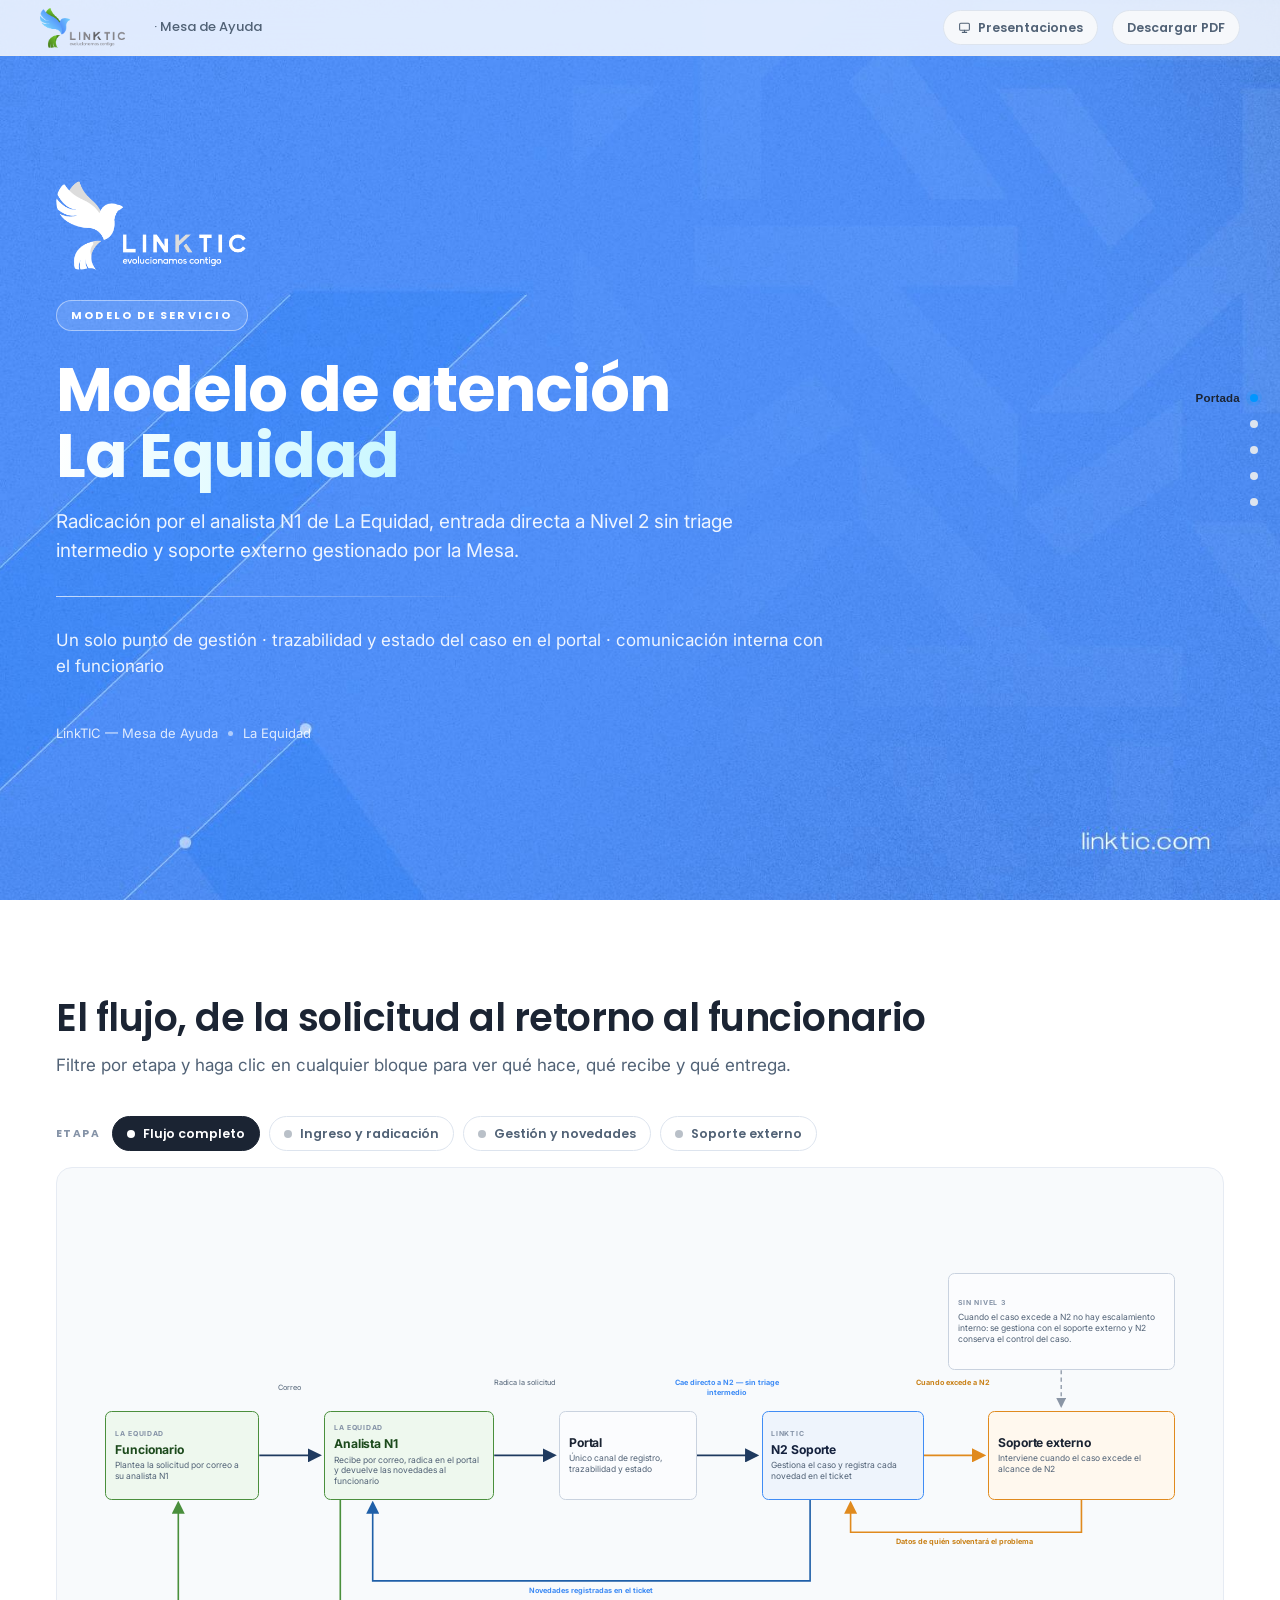
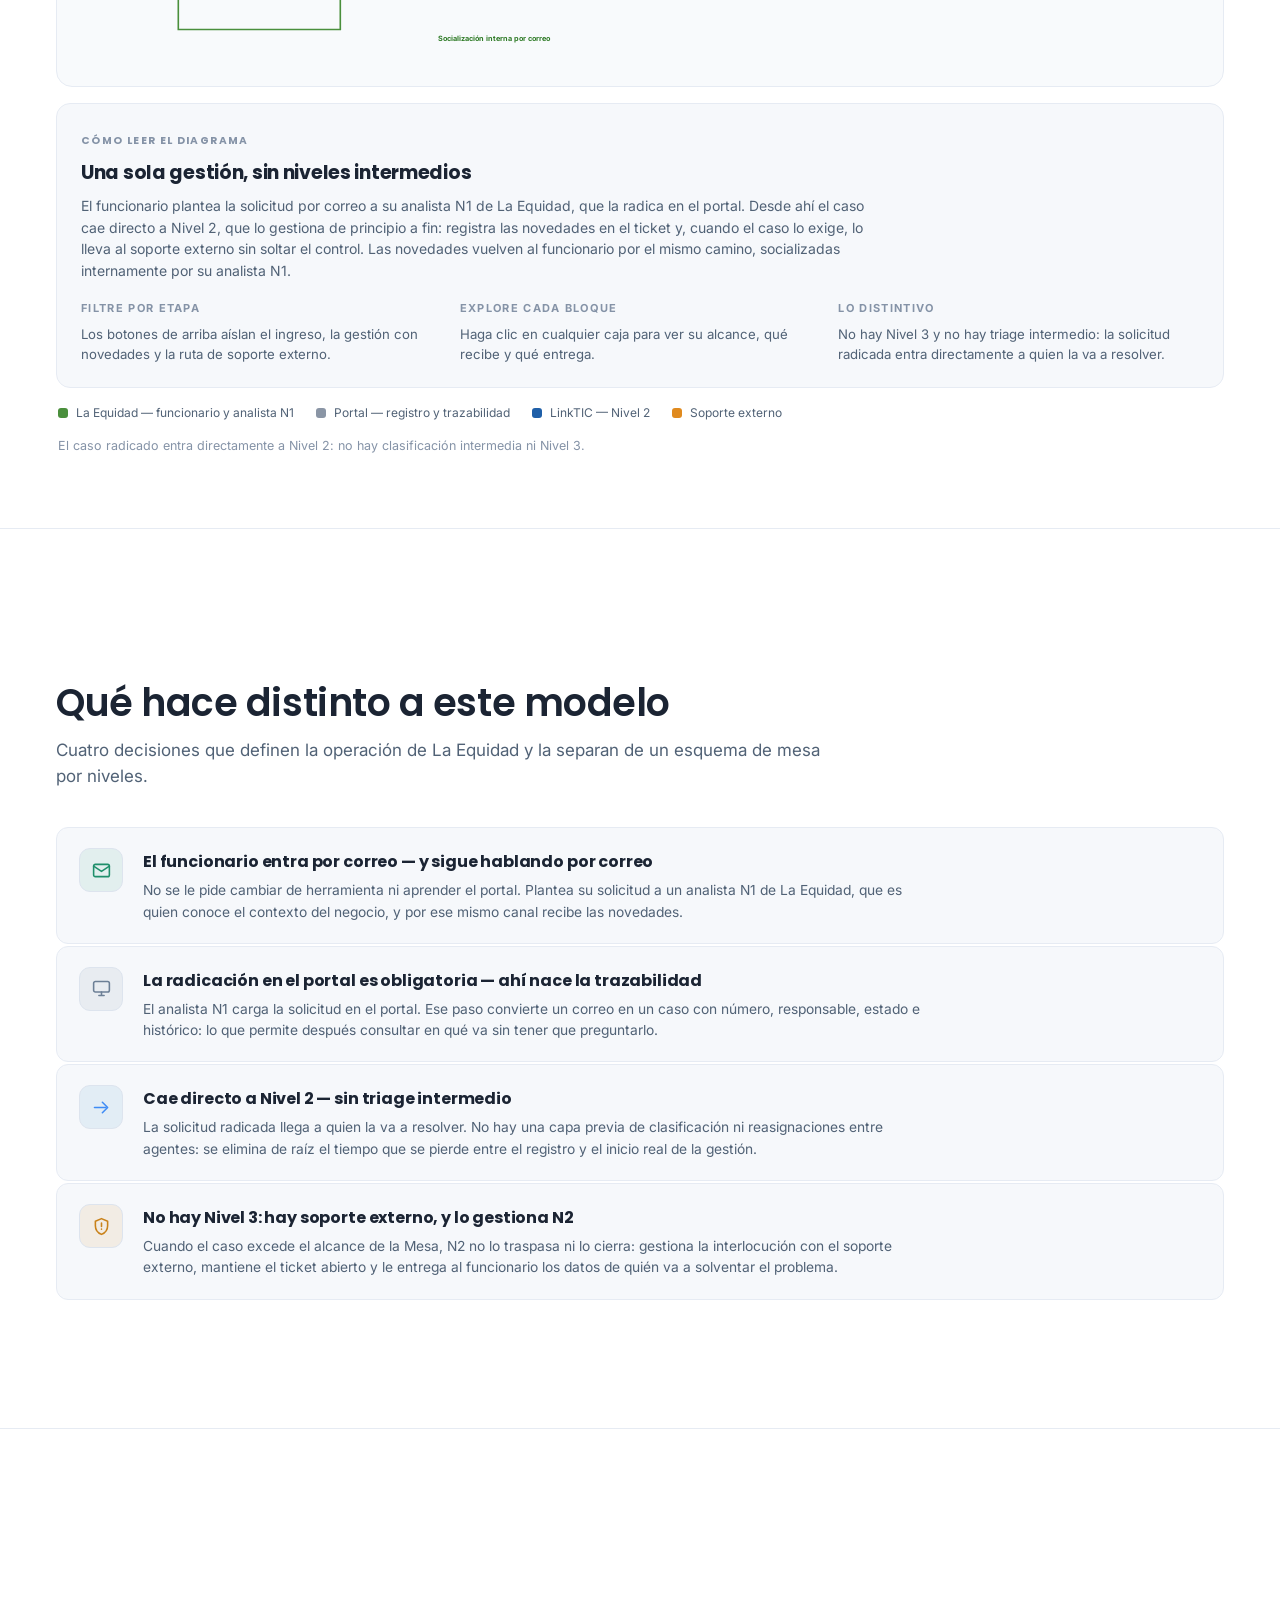
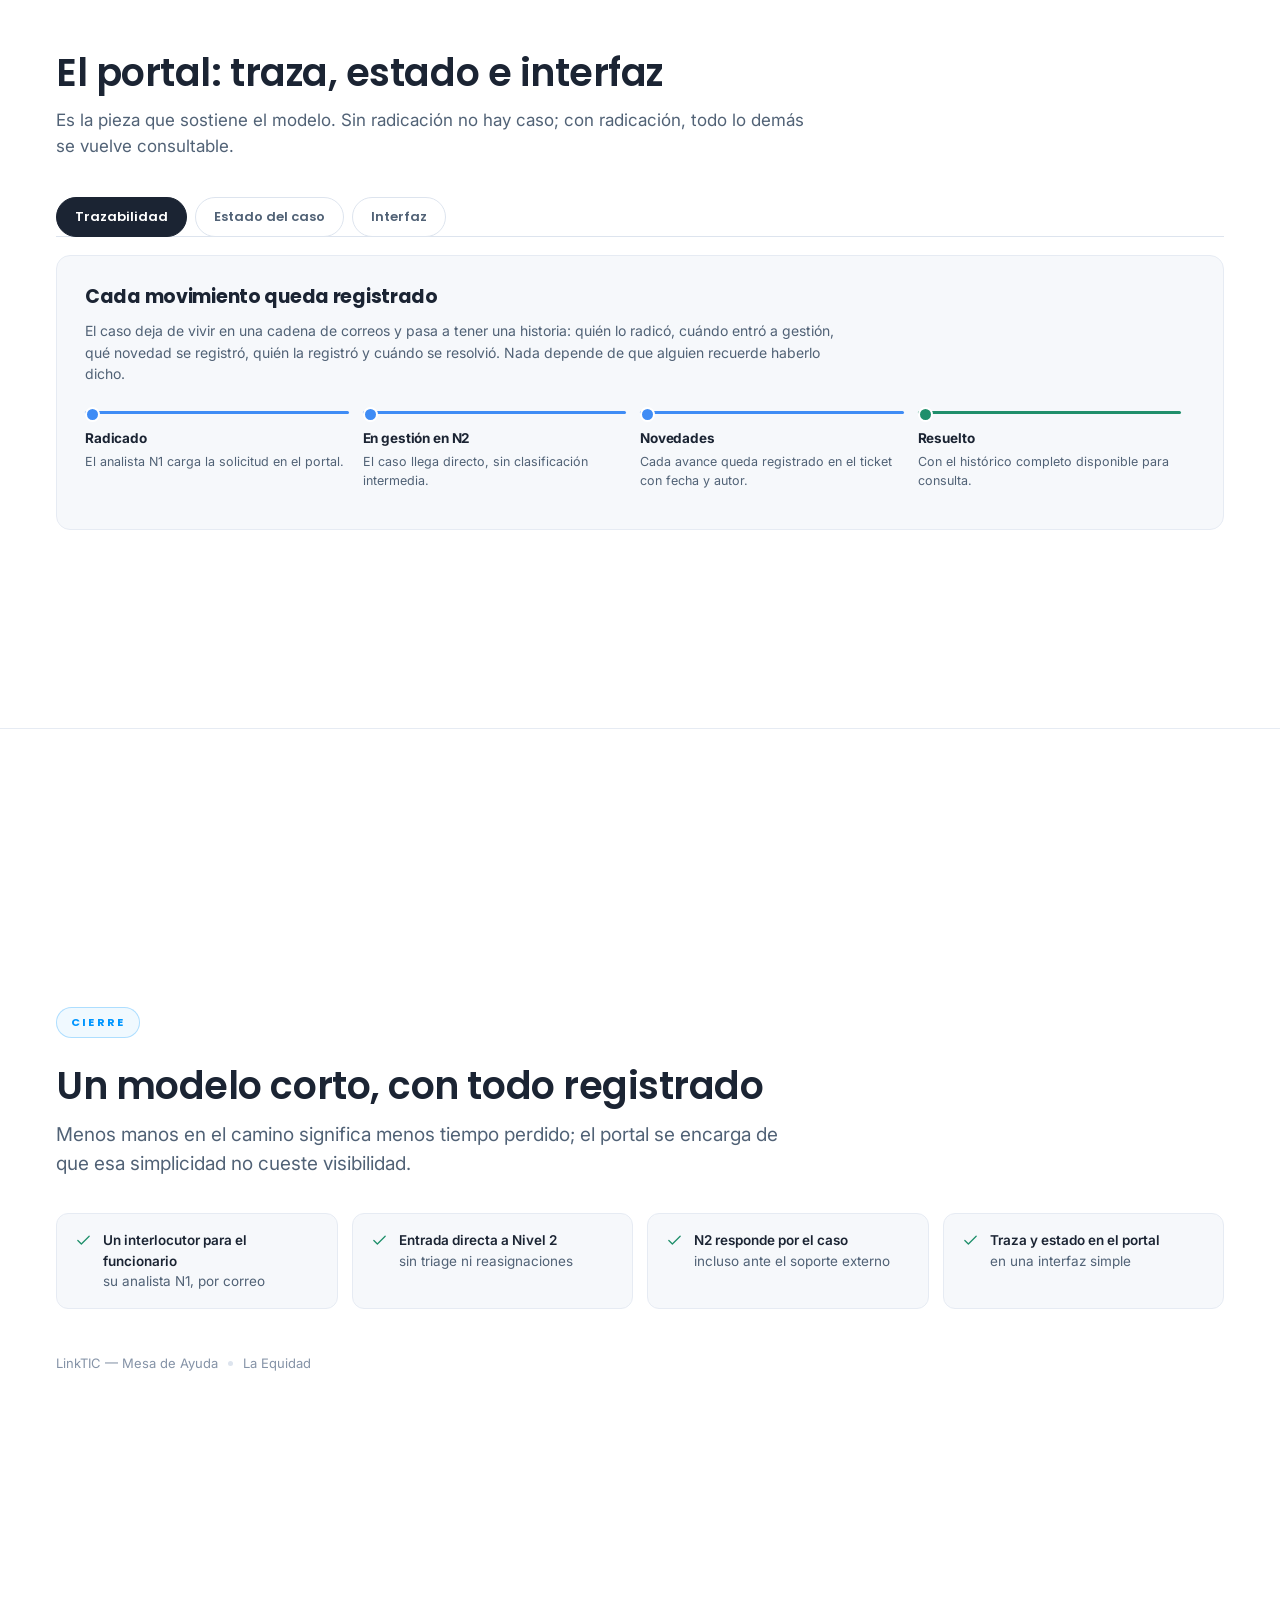
<file: p/equidad.html>
<!DOCTYPE html>
<html lang="es">
<head>
<meta charset="utf-8"/>
<meta name="viewport" content="width=device-width, initial-scale=1"/>
<title>Modelo de atención — La Equidad | LinkTIC</title>
<meta name="description" content="Modelo de atención de la Mesa de Ayuda de LinkTIC para La Equidad: radicación por el analista N1 de La Equidad, entrada directa a Nivel 2, soporte externo gestionado por N2 y trazabilidad en el portal."/>
<meta name="theme-color" content="#ffffff"/>
<meta property="og:title" content="Modelo de atención — La Equidad"/>
<meta property="og:description" content="Entrada directa a Nivel 2, sin triage intermedio, con trazabilidad y estado del caso en el portal."/>
<meta property="og:type" content="website"/>
<link rel="preconnect" href="https://fonts.googleapis.com"/>
<link rel="preconnect" href="https://fonts.gstatic.com" crossorigin/>
<link href="https://fonts.googleapis.com/css2?family=Inter:wght@400;500;600;700;800&display=swap" rel="stylesheet"/>
<link rel="stylesheet" href="../assets/core.css"/>
</head>
<body data-base="../" data-deck="equidad">
<div class="wrap">

<header class="topbar">
  <div class="brand"><i></i> LinkTIC <span>· Mesa de Ayuda</span></div>
  <div class="spacer"></div>
  <div class="picker" id="picker"></div>
  <button class="tbtn" data-print type="button">Descargar PDF</button>
  <div class="progress" id="progress"></div>
</header>

<nav class="sidenav" id="sidenav" aria-label="Secciones"></nav>

<!-- 1 · PORTADA -->
<section class="slide" id="portada" data-nav="Portada">
  <div class="inner">
    <span class="eyebrow reveal">Modelo de servicio</span>
    <h1 class="reveal">Modelo de atención<br/><span class="accent">La Equidad</span></h1>
    <p class="lede reveal">Radicación por el analista N1 de La Equidad, entrada directa a Nivel 2 sin triage intermedio y soporte externo gestionado por la Mesa.</p>
    <div class="rule reveal"></div>
    <p class="sub reveal">Un solo punto de gestión · trazabilidad y estado del caso en el portal · comunicación interna con el funcionario</p>
    <div class="signoff reveal"><span>LinkTIC — Mesa de Ayuda</span><i></i><span>La Equidad</span></div>
  </div>
</section>

<!-- 2 · FLUJO INTERACTIVO -->
<section class="slide slide--wide" id="flujo" data-nav="Flujo">
  <div class="inner">
    <div class="section-head">
      <h2 class="reveal">El flujo, de la solicitud al retorno al funcionario</h2>
      <p class="sub reveal">Filtre por etapa y haga clic en cualquier bloque para ver qué hace, qué recibe y qué entrega.</p>
    </div>

    <div class="flow reveal">

      <div class="flow-controls">
        <span class="ctl-label">Etapa</span>
        <button class="fchip" type="button" data-route="all" aria-pressed="true"><i></i>Flujo completo</button>
        <button class="fchip t-blue" type="button" data-route="in" aria-pressed="false"><i></i>Ingreso y radicación</button>
        <button class="fchip t-blue" type="button" data-route="nov" aria-pressed="false"><i></i>Gestión y novedades</button>
        <button class="fchip t-amber" type="button" data-route="ext" aria-pressed="false"><i></i>Soporte externo</button>
      </div>

      <div class="flow-stage">
        <div class="diagram-scroll">
          <div class="flowbox" style="aspect-ratio:1400/600" role="group" aria-label="Diagrama del modelo de atención de La Equidad">

            <svg class="flow-edges" viewBox="0 0 1400 600" preserveAspectRatio="xMidYMid meet" aria-hidden="true">
              <defs>
                <marker id="mDk" markerWidth="8" markerHeight="8" refX="6.5" refY="4" orient="auto"><path d="M0,0 L8,4 L0,8 z" fill="#1f3a5f"/></marker>
                <marker id="mBl" markerWidth="8" markerHeight="8" refX="6.5" refY="4" orient="auto"><path d="M0,0 L8,4 L0,8 z" fill="#1f5fa8"/></marker>
                <marker id="mAm" markerWidth="8" markerHeight="8" refX="6.5" refY="4" orient="auto"><path d="M0,0 L8,4 L0,8 z" fill="#e08a1e"/></marker>
                <marker id="mGr" markerWidth="8" markerHeight="8" refX="6.5" refY="4" orient="auto"><path d="M0,0 L8,4 L0,8 z" fill="#4a8f3c"/></marker>
                <marker id="mSt" markerWidth="8" markerHeight="8" refX="6.5" refY="4" orient="auto"><path d="M0,0 L8,4 L0,8 z" fill="#8a95a5"/></marker>
              </defs>

              <path class="fedge" data-routes="all in" d="M230,335 H304" fill="none" stroke="#1f3a5f" stroke-width="2.2" marker-end="url(#mDk)"/>
              <path class="fedge" data-routes="all in" d="M520,335 H594" fill="none" stroke="#1f3a5f" stroke-width="2.2" marker-end="url(#mDk)"/>
              <path class="fedge" data-routes="all in" d="M770,335 H844" fill="none" stroke="#1f3a5f" stroke-width="2.2" marker-end="url(#mDk)"/>
              <path class="fedge" data-routes="all ext" d="M1050,335 H1124" fill="none" stroke="#e08a1e" stroke-width="2.2" marker-end="url(#mAm)"/>
              <path class="fedge" data-routes="all ext" d="M1220,230 V274" fill="none" stroke="#8a95a5" stroke-width="1.6" stroke-dasharray="5,4" marker-end="url(#mSt)"/>

              <path class="fedge" data-routes="all ext" d="M1245,390 V430 H960 V394" fill="none" stroke="#e08a1e" stroke-width="2" marker-end="url(#mAm)"/>
              <path class="fedge" data-routes="all nov" d="M910,390 V490 H370 V394" fill="none" stroke="#1f5fa8" stroke-width="2" marker-end="url(#mBl)"/>
              <path class="fedge" data-routes="all nov" d="M330,390 V550 H130 V394" fill="none" stroke="#4a8f3c" stroke-width="2" marker-end="url(#mGr)"/>
            </svg>

            <div class="fbox n-gray" data-routes="all ext" style="--x:1080;--y:110;--w:280;--h:120">
              <em>Sin Nivel 3</em>
              <span>Cuando el caso excede a N2 no hay escalamiento interno: se gestiona con el soporte externo y N2 conserva el control del caso.</span>
            </div>

            <button class="fnode n-green" type="button" data-node="funcionario" data-routes="all in nov" style="--x:40;--y:280;--w:190;--h:110">
              <em>La Equidad</em><b>Funcionario</b><span>Plantea la solicitud por correo a su analista N1</span>
            </button>

            <button class="fnode n-green" type="button" data-node="n1" data-routes="all in nov" style="--x:310;--y:280;--w:210;--h:110">
              <em>La Equidad</em><b>Analista N1</b><span>Recibe por correo, radica en el portal y devuelve las novedades al funcionario</span>
            </button>

            <button class="fnode n-gray" type="button" data-node="portal" data-routes="all in" style="--x:600;--y:280;--w:170;--h:110">
              <b>Portal</b><span>Único canal de registro, trazabilidad y estado</span>
            </button>

            <button class="fnode n-blue" type="button" data-node="n2" data-routes="all in nov ext" style="--x:850;--y:280;--w:200;--h:110">
              <em>LinkTIC</em><b>N2 Soporte</b><span>Gestiona el caso y registra cada novedad en el ticket</span>
            </button>

            <button class="fnode n-amber" type="button" data-node="externo" data-routes="all ext" style="--x:1130;--y:280;--w:230;--h:110">
              <b>Soporte externo</b><span>Interviene cuando el caso excede el alcance de N2</span>
            </button>

            <p class="flabel" data-routes="all in" style="--x:267;--y:246;--w:110">Correo</p>
            <p class="flabel" data-routes="all in" style="--x:557;--y:240;--w:130">Radica la solicitud</p>
            <p class="flabel t-blue" data-routes="all in" style="--x:807;--y:240;--w:140">Cae directo a N2 — sin triage intermedio</p>
            <p class="flabel t-amber" data-routes="all ext" style="--x:1087;--y:240;--w:130">Cuando excede a N2</p>
            <p class="flabel t-amber" data-routes="all ext" style="--x:1100;--y:436;--w:210">Datos de quién solventará el problema</p>
            <p class="flabel t-blue" data-routes="all nov" style="--x:640;--y:496;--w:280">Novedades registradas en el ticket</p>
            <p class="flabel t-green" data-routes="all nov" style="--x:520;--y:556;--w:260">Socialización interna por correo</p>

          </div>
        </div>
      </div>

      <p class="scroll-hint">Deslice horizontalmente para ver el diagrama completo →</p>

      <div class="flow-detail">
        <div class="fdetail" data-detail="intro">
          <span class="kicker">Cómo leer el diagrama</span>
          <h3>Una sola gestión, sin niveles intermedios</h3>
          <p>El funcionario plantea la solicitud por correo a su analista N1 de La Equidad, que la radica en el portal. Desde ahí el caso cae directo a Nivel 2, que lo gestiona de principio a fin: registra las novedades en el ticket y, cuando el caso lo exige, lo lleva al soporte externo sin soltar el control. Las novedades vuelven al funcionario por el mismo camino, socializadas internamente por su analista N1.</p>
          <div class="fdetail-cols">
            <div><h4>Filtre por etapa</h4><p>Los botones de arriba aíslan el ingreso, la gestión con novedades y la ruta de soporte externo.</p></div>
            <div><h4>Explore cada bloque</h4><p>Haga clic en cualquier caja para ver su alcance, qué recibe y qué entrega.</p></div>
            <div><h4>Lo distintivo</h4><p>No hay Nivel 3 y no hay triage intermedio: la solicitud radicada entra directamente a quien la va a resolver.</p></div>
          </div>
        </div>

        <div class="fdetail" data-detail="funcionario" hidden>
          <span class="kicker">La Equidad</span>
          <h3>Funcionario — quien plantea la necesidad</h3>
          <p>Su punto de contacto es el analista N1 de La Equidad, por correo. No radica directamente en el portal ni necesita conocerlo: recibe la respuesta y las novedades por el mismo canal por el que preguntó.</p>
          <div class="fdetail-cols">
            <div><h4>Entrega</h4><ul><li>La solicitud o la novedad por correo</li><li>El contexto del caso</li></ul></div>
            <div><h4>Recibe</h4><ul><li>Novedades socializadas por su analista N1</li><li>Los datos de quién solventará el problema cuando interviene el soporte externo</li></ul></div>
          </div>
        </div>

        <div class="fdetail" data-detail="n1" hidden>
          <span class="kicker">La Equidad</span>
          <h3>Analista N1 — puerta de entrada y puente de comunicación</h3>
          <p>Pertenece a La Equidad. Recibe la solicitud del funcionario por correo, la radica en el portal y hace el camino de vuelta: toma las novedades que N2 registró en el ticket y las socializa internamente con el funcionario.</p>
          <div class="fdetail-cols">
            <div><h4>Qué hace</h4><ul><li>Recibe la solicitud por correo</li><li>Radica el caso en el portal</li><li>Socializa las novedades con el funcionario</li></ul></div>
            <div><h4>Por qué importa</h4><ul><li>El funcionario conserva un único interlocutor conocido</li><li>Todo caso queda registrado en el portal, no en una cadena de correos</li></ul></div>
          </div>
        </div>

        <div class="fdetail" data-detail="portal" hidden>
          <span class="kicker">Registro</span>
          <h3>Portal — único canal de radicación</h3>
          <p>Todo caso entra por aquí. Es lo que convierte una conversación de correo en un caso con número, fecha, responsable y estado consultable en cualquier momento, sin tener que preguntar por él.</p>
          <div class="fdetail-cols">
            <div><h4>Qué aporta</h4><ul><li>Trazabilidad completa de cada movimiento</li><li>Estado del caso siempre visible</li><li>Histórico consultable</li></ul></div>
            <div><h4>Quién lo usa</h4><ul><li>El analista N1 de La Equidad para radicar y consultar</li><li>N2 para gestionar y registrar novedades</li></ul></div>
          </div>
        </div>

        <div class="fdetail" data-detail="n2" hidden>
          <span class="kicker">LinkTIC · Nivel 2</span>
          <h3>N2 Soporte — donde se gestiona el caso</h3>
          <p>Recibe el caso directamente desde el portal, sin clasificación previa ni reasignaciones. Lo gestiona de principio a fin y deja cada avance registrado como novedad en el ticket. Cuando el caso excede su alcance, lo lleva al soporte externo y sigue respondiendo por él.</p>
          <div class="fdetail-cols">
            <div><h4>Recibe</h4><ul><li>El caso radicado en el portal, sin triage intermedio</li></ul></div>
            <div><h4>Entrega</h4><ul><li>La gestión y la solución del caso</li><li>Novedades registradas en el ticket</li><li>Los datos de quién solventará el problema cuando interviene el soporte externo</li></ul></div>
          </div>
        </div>

        <div class="fdetail" data-detail="externo" hidden>
          <span class="kicker">Fuera de la Mesa</span>
          <h3>Soporte externo — en lugar de un Nivel 3</h3>
          <p>Este modelo no tiene Nivel 3. Cuando el caso excede el alcance de N2, se gestiona con el soporte externo correspondiente; N2 no traspasa el caso, lo acompaña: mantiene el ticket abierto y le entrega al funcionario los datos de quién va a solventar el problema.</p>
          <div class="fdetail-cols">
            <div><h4>Cómo opera</h4><ul><li>N2 gestiona la interlocución con el proveedor externo</li><li>El ticket permanece abierto y trazable en el portal</li></ul></div>
            <div><h4>Qué recibe el funcionario</h4><ul><li>Quién atenderá el caso</li><li>Los datos de contacto para el seguimiento</li></ul></div>
          </div>
        </div>
      </div>

      <ul class="flegend">
        <li><i style="background:#4a8f3c"></i>La Equidad — funcionario y analista N1</li>
        <li><i style="background:#8a95a5"></i>Portal — registro y trazabilidad</li>
        <li><i style="background:#1f5fa8"></i>LinkTIC — Nivel 2</li>
        <li><i style="background:#e08a1e"></i>Soporte externo</li>
      </ul>
      <p class="figcap">El caso radicado entra directamente a Nivel 2: no hay clasificación intermedia ni Nivel 3.</p>
    </div>
  </div>
</section>

<!-- 3 · DIFERENCIAS -->
<section class="slide" id="diferencias" data-nav="Diferencias">
  <div class="inner">
    <div class="section-head">
      <h2 class="reveal">Qué hace distinto a este modelo</h2>
      <p class="sub reveal">Cuatro decisiones que definen la operación de La Equidad y la separan de un esquema de mesa por niveles.</p>
    </div>
    <ul class="rows">
      <li class="row reveal">
        <span class="row-ico tone-teal"><svg viewBox="0 0 24 24" fill="none" stroke="currentColor" stroke-width="1.8" stroke-linecap="round" stroke-linejoin="round" aria-hidden="true"><rect x="3" y="5" width="18" height="14" rx="2"/><path d="M3 7l9 6 9-6"/></svg></span>
        <div class="row-body">
          <h3>El funcionario entra por correo — y sigue hablando por correo</h3>
          <p>No se le pide cambiar de herramienta ni aprender el portal. Plantea su solicitud a un analista N1 de La Equidad, que es quien conoce el contexto del negocio, y por ese mismo canal recibe las novedades.</p>
        </div>
      </li>
      <li class="row reveal">
        <span class="row-ico tone-steel"><svg viewBox="0 0 24 24" fill="none" stroke="currentColor" stroke-width="1.8" stroke-linecap="round" stroke-linejoin="round" aria-hidden="true"><rect x="3" y="4" width="18" height="12" rx="2"/><path d="M9 20h6M12 16v4"/></svg></span>
        <div class="row-body">
          <h3>La radicación en el portal es obligatoria — ahí nace la trazabilidad</h3>
          <p>El analista N1 carga la solicitud en el portal. Ese paso convierte un correo en un caso con número, responsable, estado e histórico: lo que permite después consultar en qué va sin tener que preguntarlo.</p>
        </div>
      </li>
      <li class="row reveal">
        <span class="row-ico tone-blue"><svg viewBox="0 0 24 24" fill="none" stroke="currentColor" stroke-width="1.8" stroke-linecap="round" stroke-linejoin="round" aria-hidden="true"><path d="M4 12h13"/><path d="M13 6l6 6-6 6"/></svg></span>
        <div class="row-body">
          <h3>Cae directo a Nivel 2 — sin triage intermedio</h3>
          <p>La solicitud radicada llega a quien la va a resolver. No hay una capa previa de clasificación ni reasignaciones entre agentes: se elimina de raíz el tiempo que se pierde entre el registro y el inicio real de la gestión.</p>
        </div>
      </li>
      <li class="row reveal">
        <span class="row-ico tone-amber"><svg viewBox="0 0 24 24" fill="none" stroke="currentColor" stroke-width="1.8" stroke-linecap="round" stroke-linejoin="round" aria-hidden="true"><path d="M12 3l7 3v5c0 4.6-3 8.3-7 10-4-1.7-7-5.4-7-10V6z"/><path d="M12 8v4M12 15h.01"/></svg></span>
        <div class="row-body">
          <h3>No hay Nivel 3: hay soporte externo, y lo gestiona N2</h3>
          <p>Cuando el caso excede el alcance de la Mesa, N2 no lo traspasa ni lo cierra: gestiona la interlocución con el soporte externo, mantiene el ticket abierto y le entrega al funcionario los datos de quién va a solventar el problema.</p>
        </div>
      </li>
    </ul>
  </div>
</section>

<!-- 4 · PORTAL -->
<section class="slide" id="portal" data-nav="Portal">
  <div class="inner">
    <div class="section-head">
      <h2 class="reveal">El portal: traza, estado e interfaz</h2>
      <p class="sub reveal">Es la pieza que sostiene el modelo. Sin radicación no hay caso; con radicación, todo lo demás se vuelve consultable.</p>
    </div>

    <div class="tabs reveal" data-tabs>
      <div class="tablist" role="tablist">
        <button class="tab" type="button" role="tab" data-tab="traza">Trazabilidad</button>
        <button class="tab" type="button" role="tab" data-tab="estado">Estado del caso</button>
        <button class="tab" type="button" role="tab" data-tab="ui">Interfaz</button>
      </div>

      <div class="tabpanel" role="tabpanel" data-panel="traza">
        <h3>Cada movimiento queda registrado</h3>
        <p>El caso deja de vivir en una cadena de correos y pasa a tener una historia: quién lo radicó, cuándo entró a gestión, qué novedad se registró, quién la registró y cuándo se resolvió. Nada depende de que alguien recuerde haberlo dicho.</p>
        <ol class="steps">
          <li class="is-on"><span class="bar"></span><b>Radicado</b><span>El analista N1 carga la solicitud en el portal.</span></li>
          <li class="is-on"><span class="bar"></span><b>En gestión en N2</b><span>El caso llega directo, sin clasificación intermedia.</span></li>
          <li class="is-on"><span class="bar"></span><b>Novedades</b><span>Cada avance queda registrado en el ticket con fecha y autor.</span></li>
          <li class="is-end"><span class="bar"></span><b>Resuelto</b><span>Con el histórico completo disponible para consulta.</span></li>
        </ol>
      </div>

      <div class="tabpanel" role="tabpanel" data-panel="estado" hidden>
        <h3>Saber en qué va, sin preguntar</h3>
        <p>El estado es la respuesta anticipada a la pregunta que hoy se hace por correo o por teléfono. Cada caso muestra en qué punto está y quién lo tiene, de forma que el seguimiento no consuma tiempo de nadie.</p>
        <ul class="states">
          <li><span class="badge-state s-steel">Radicado</span><div><b>Registrado en el portal</b><p>El caso ya existe con número y responsable asignado.</p></div></li>
          <li><span class="badge-state s-blue">En gestión</span><div><b>Nivel 2 trabajando el caso</b><p>Sin pasos intermedios entre la radicación y el inicio de la gestión.</p></div></li>
          <li><span class="badge-state s-amber">Soporte externo</span><div><b>Escalado fuera de la Mesa, con N2 al frente</b><p>Se informan los datos de quién solventará el problema; el ticket sigue abierto.</p></div></li>
          <li><span class="badge-state s-teal">Resuelto</span><div><b>Solución entregada y socializada</b><p>El analista N1 comunica el cierre al funcionario y el histórico queda disponible.</p></div></li>
        </ul>
      </div>

      <div class="tabpanel" role="tabpanel" data-panel="ui" hidden>
        <h3>Una interfaz que no hay que aprender</h3>
        <p>El portal lo usa el analista N1 todos los días: cada campo de más es tiempo perdido multiplicado por cada solicitud. La prioridad es que radicar y consultar tomen segundos, no minutos.</p>
        <div class="fdetail-cols">
          <div>
            <h4>Al radicar</h4>
            <ul>
              <li>Lo mínimo indispensable en pantalla</li>
              <li>Lenguaje del negocio, no de la herramienta</li>
              <li>Adjuntar el correo original sin retranscribirlo</li>
            </ul>
          </div>
          <div>
            <h4>Al consultar</h4>
            <ul>
              <li>Estado visible sin abrir el caso</li>
              <li>Última novedad a la vista</li>
              <li>Todos los casos de La Equidad en una sola vista</li>
            </ul>
          </div>
          <div>
            <h4>Al hacer seguimiento</h4>
            <ul>
              <li>Histórico en orden cronológico</li>
              <li>Quién hizo cada movimiento y cuándo</li>
              <li>Listo para copiar al correo del funcionario</li>
            </ul>
          </div>
        </div>
      </div>
    </div>
  </div>
</section>

<!-- 5 · CIERRE -->
<section class="slide" id="cierre" data-nav="Cierre">
  <div class="inner">
    <span class="eyebrow reveal">Cierre</span>
    <h2 class="reveal">Un modelo corto, con todo registrado</h2>
    <p class="lede reveal">Menos manos en el camino significa menos tiempo perdido; el portal se encarga de que esa simplicidad no cueste visibilidad.</p>
    <div class="close-grid">
      <div class="chip reveal"><svg viewBox="0 0 24 24" fill="none" stroke="currentColor" stroke-width="1.8" stroke-linecap="round" stroke-linejoin="round" aria-hidden="true"><path d="M20 6L9 17l-5-5"/></svg><span><b>Un interlocutor para el funcionario</b><br/>su analista N1, por correo</span></div>
      <div class="chip reveal"><svg viewBox="0 0 24 24" fill="none" stroke="currentColor" stroke-width="1.8" stroke-linecap="round" stroke-linejoin="round" aria-hidden="true"><path d="M20 6L9 17l-5-5"/></svg><span><b>Entrada directa a Nivel 2</b><br/>sin triage ni reasignaciones</span></div>
      <div class="chip reveal"><svg viewBox="0 0 24 24" fill="none" stroke="currentColor" stroke-width="1.8" stroke-linecap="round" stroke-linejoin="round" aria-hidden="true"><path d="M20 6L9 17l-5-5"/></svg><span><b>N2 responde por el caso</b><br/>incluso ante el soporte externo</span></div>
      <div class="chip reveal"><svg viewBox="0 0 24 24" fill="none" stroke="currentColor" stroke-width="1.8" stroke-linecap="round" stroke-linejoin="round" aria-hidden="true"><path d="M20 6L9 17l-5-5"/></svg><span><b>Traza y estado en el portal</b><br/>en una interfaz simple</span></div>
    </div>
    <div class="signoff reveal"><span>LinkTIC — Mesa de Ayuda</span><i></i><span>La Equidad</span></div>
  </div>
</section>

</div>
<script src="../assets/decks.js"></script>
<script src="../assets/core.js"></script>
</body>
</html>
</file>
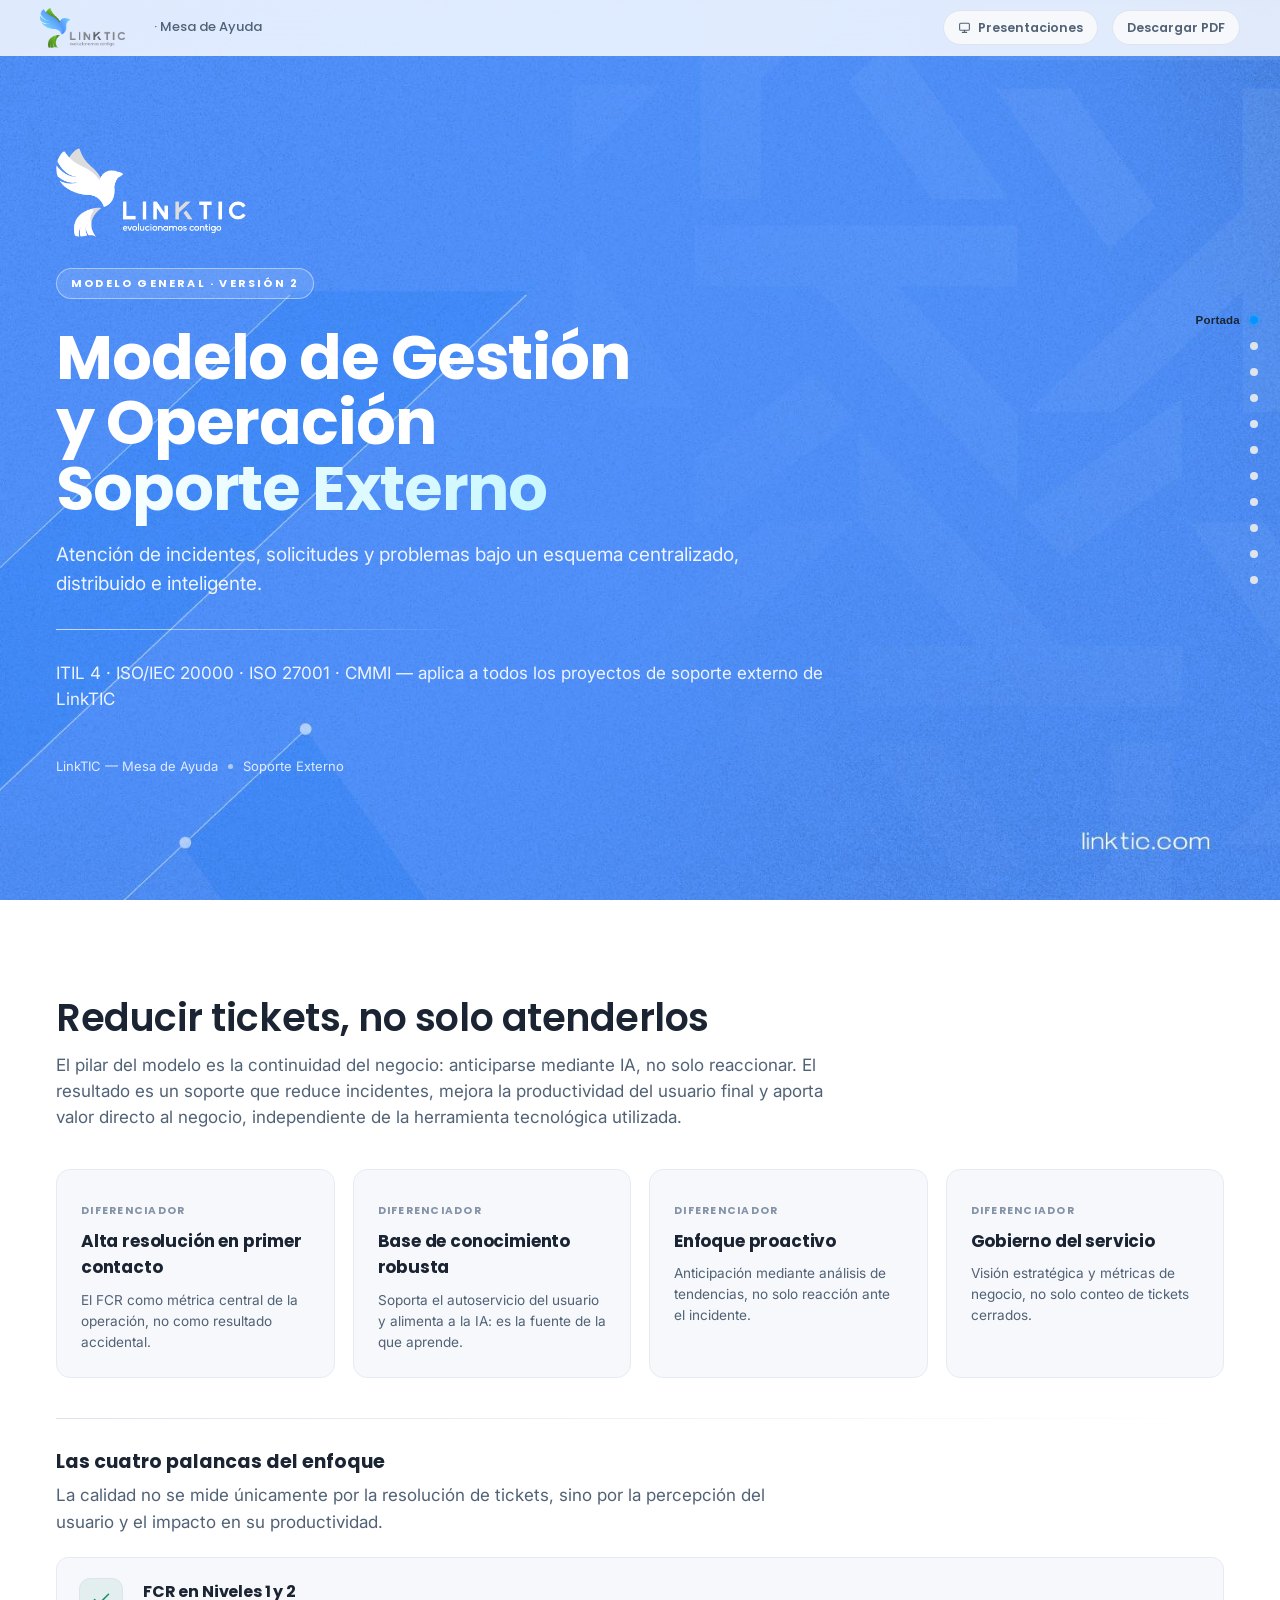
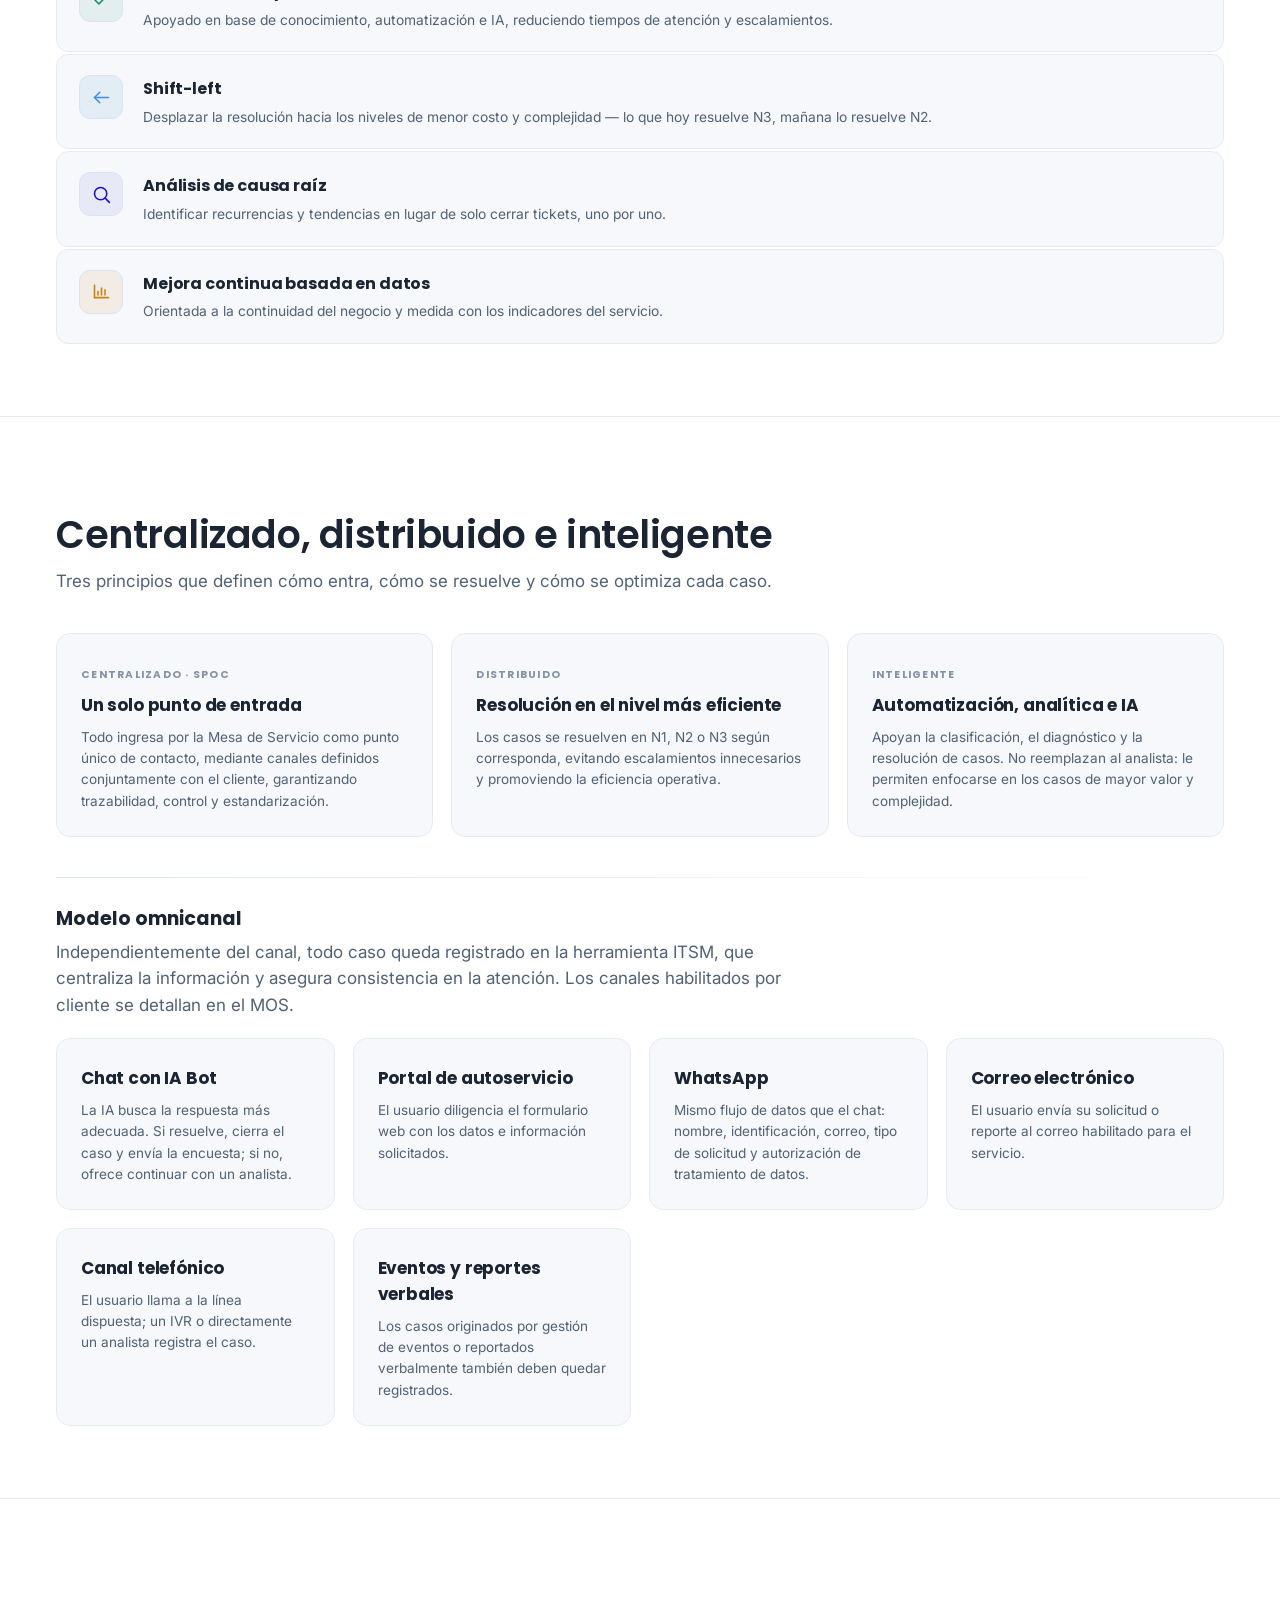
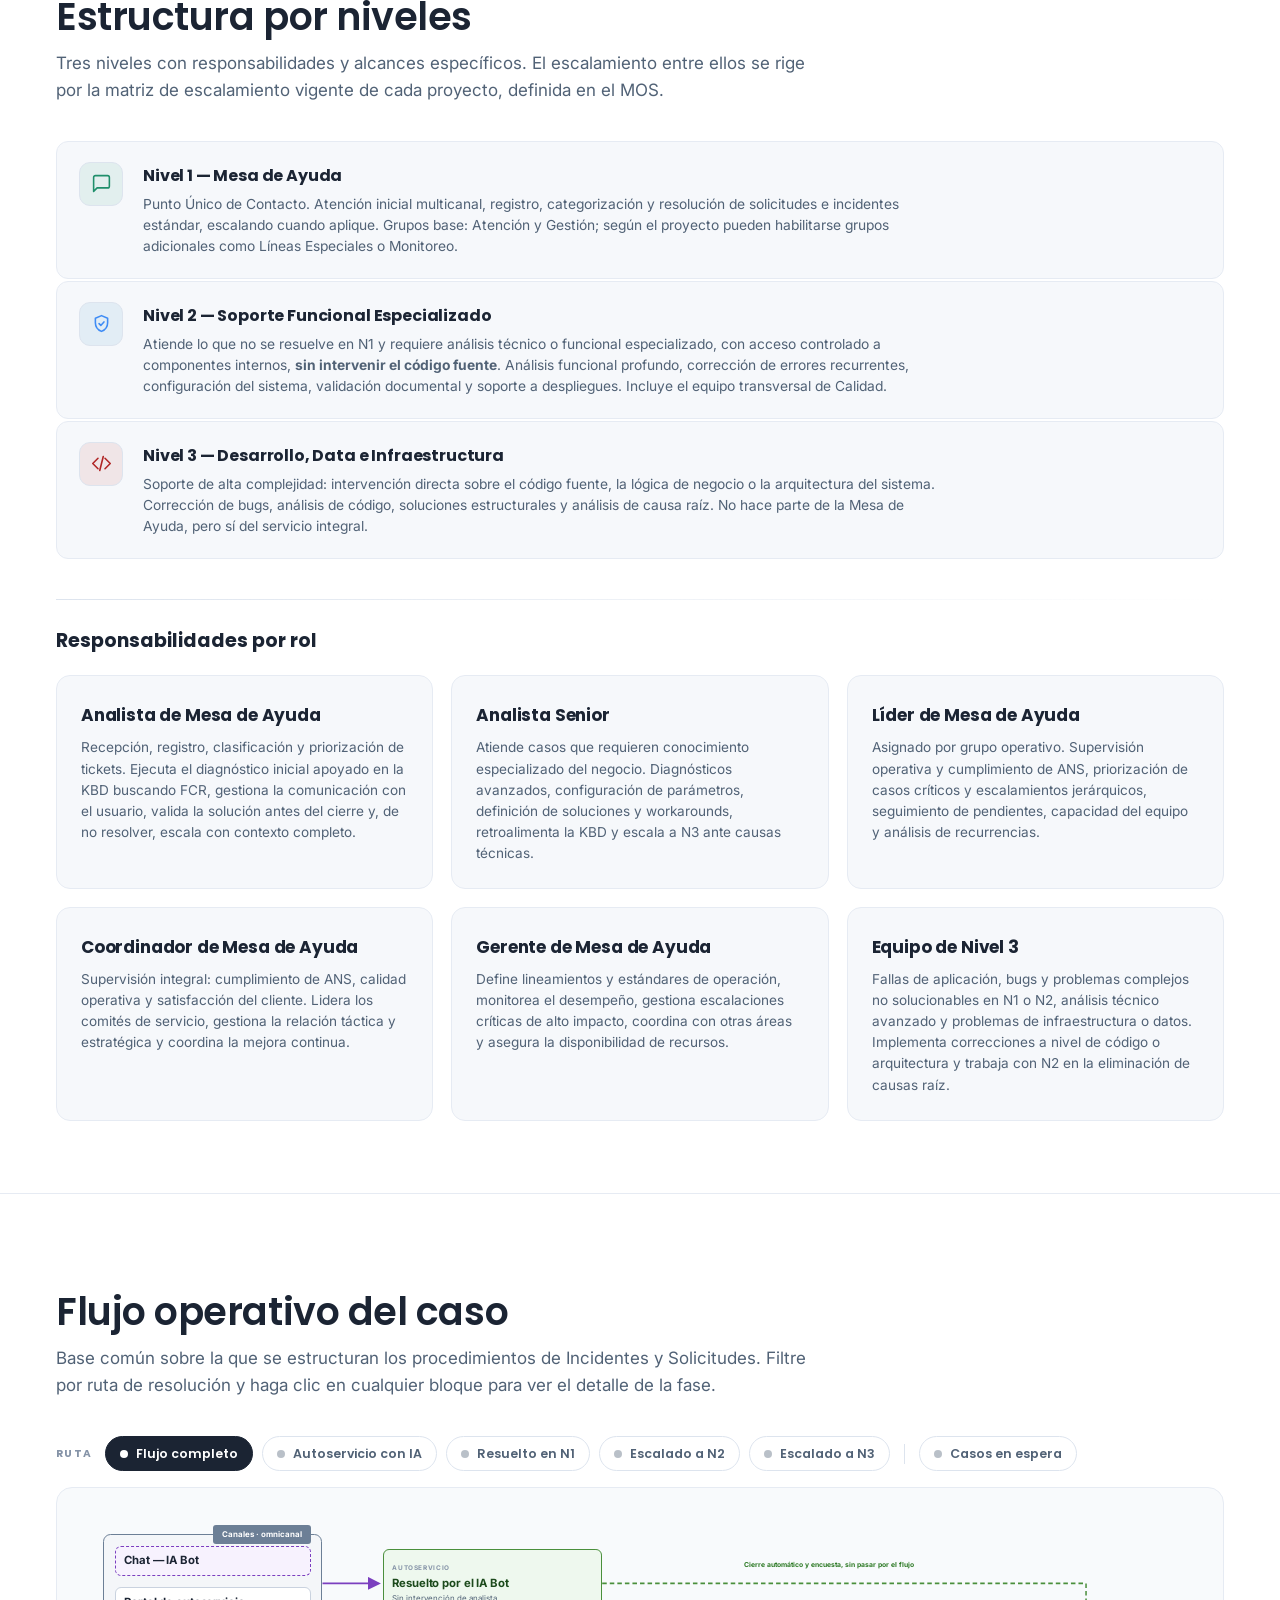
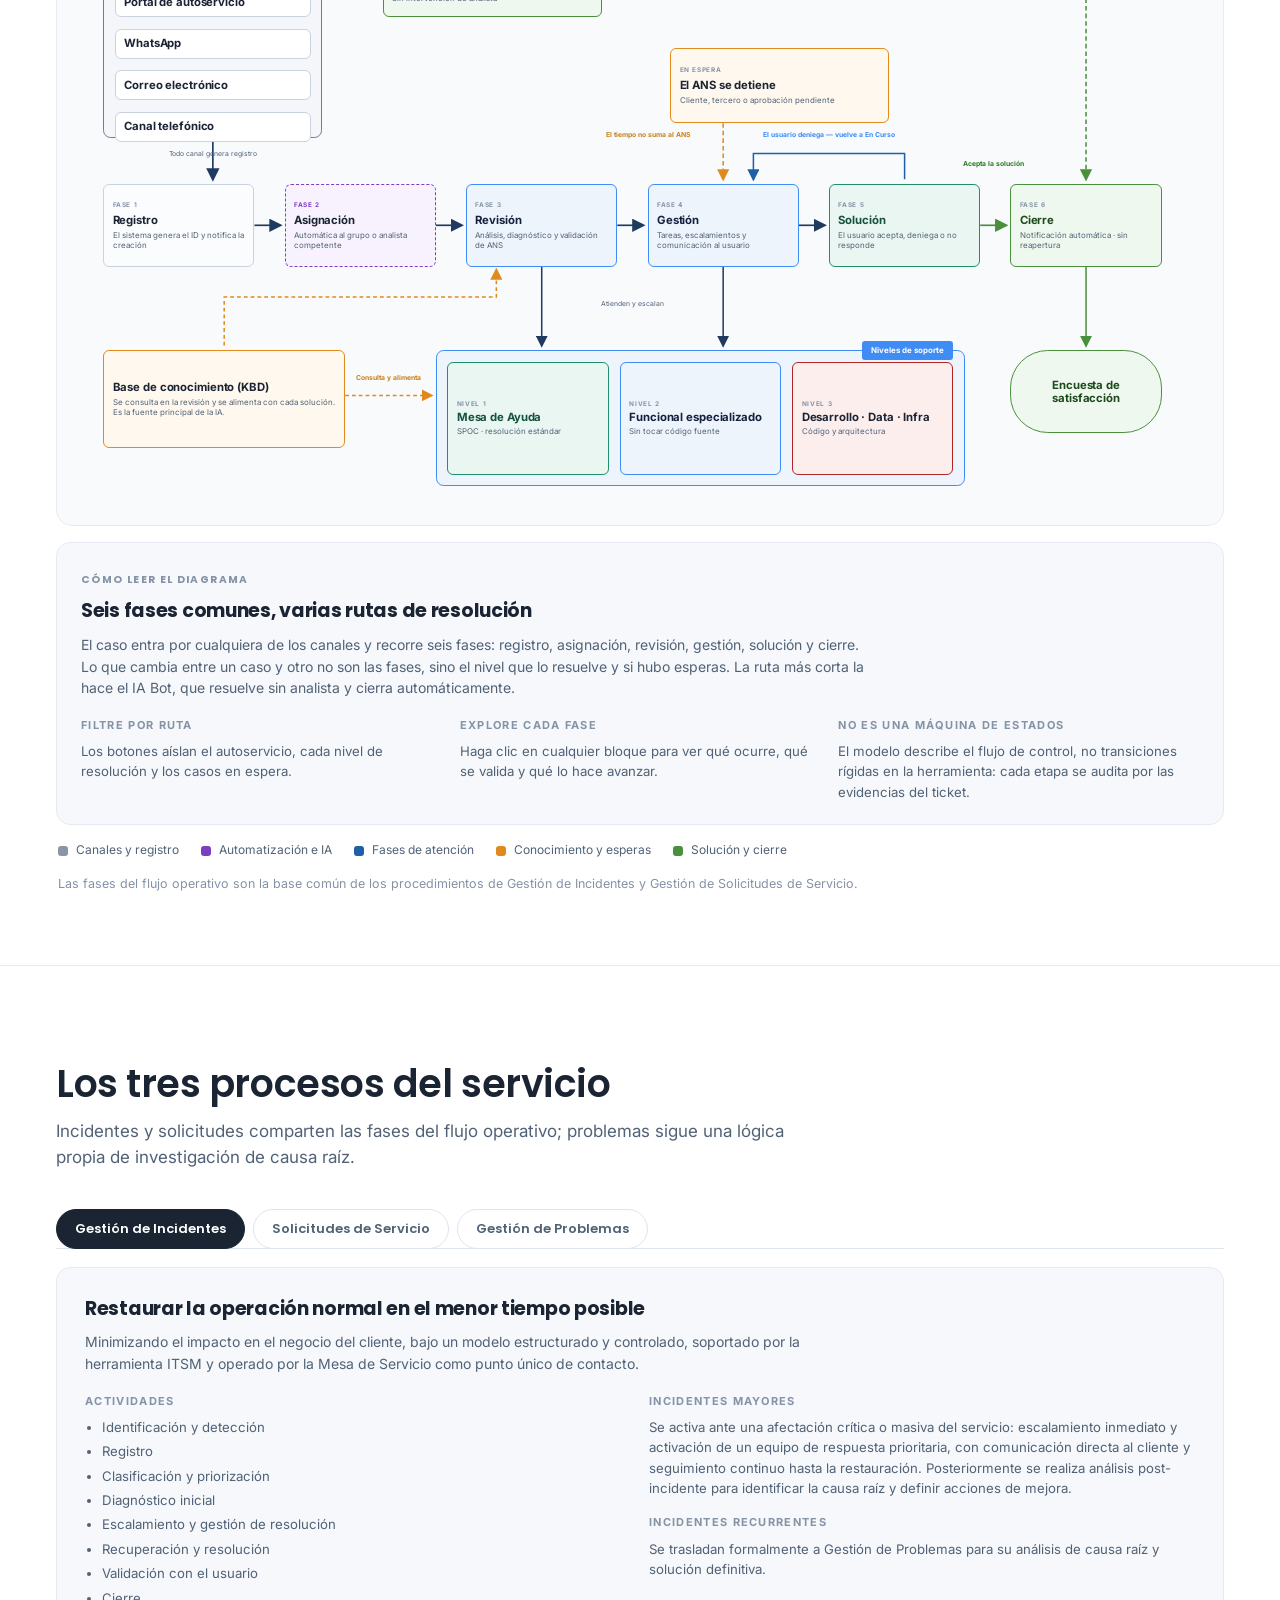
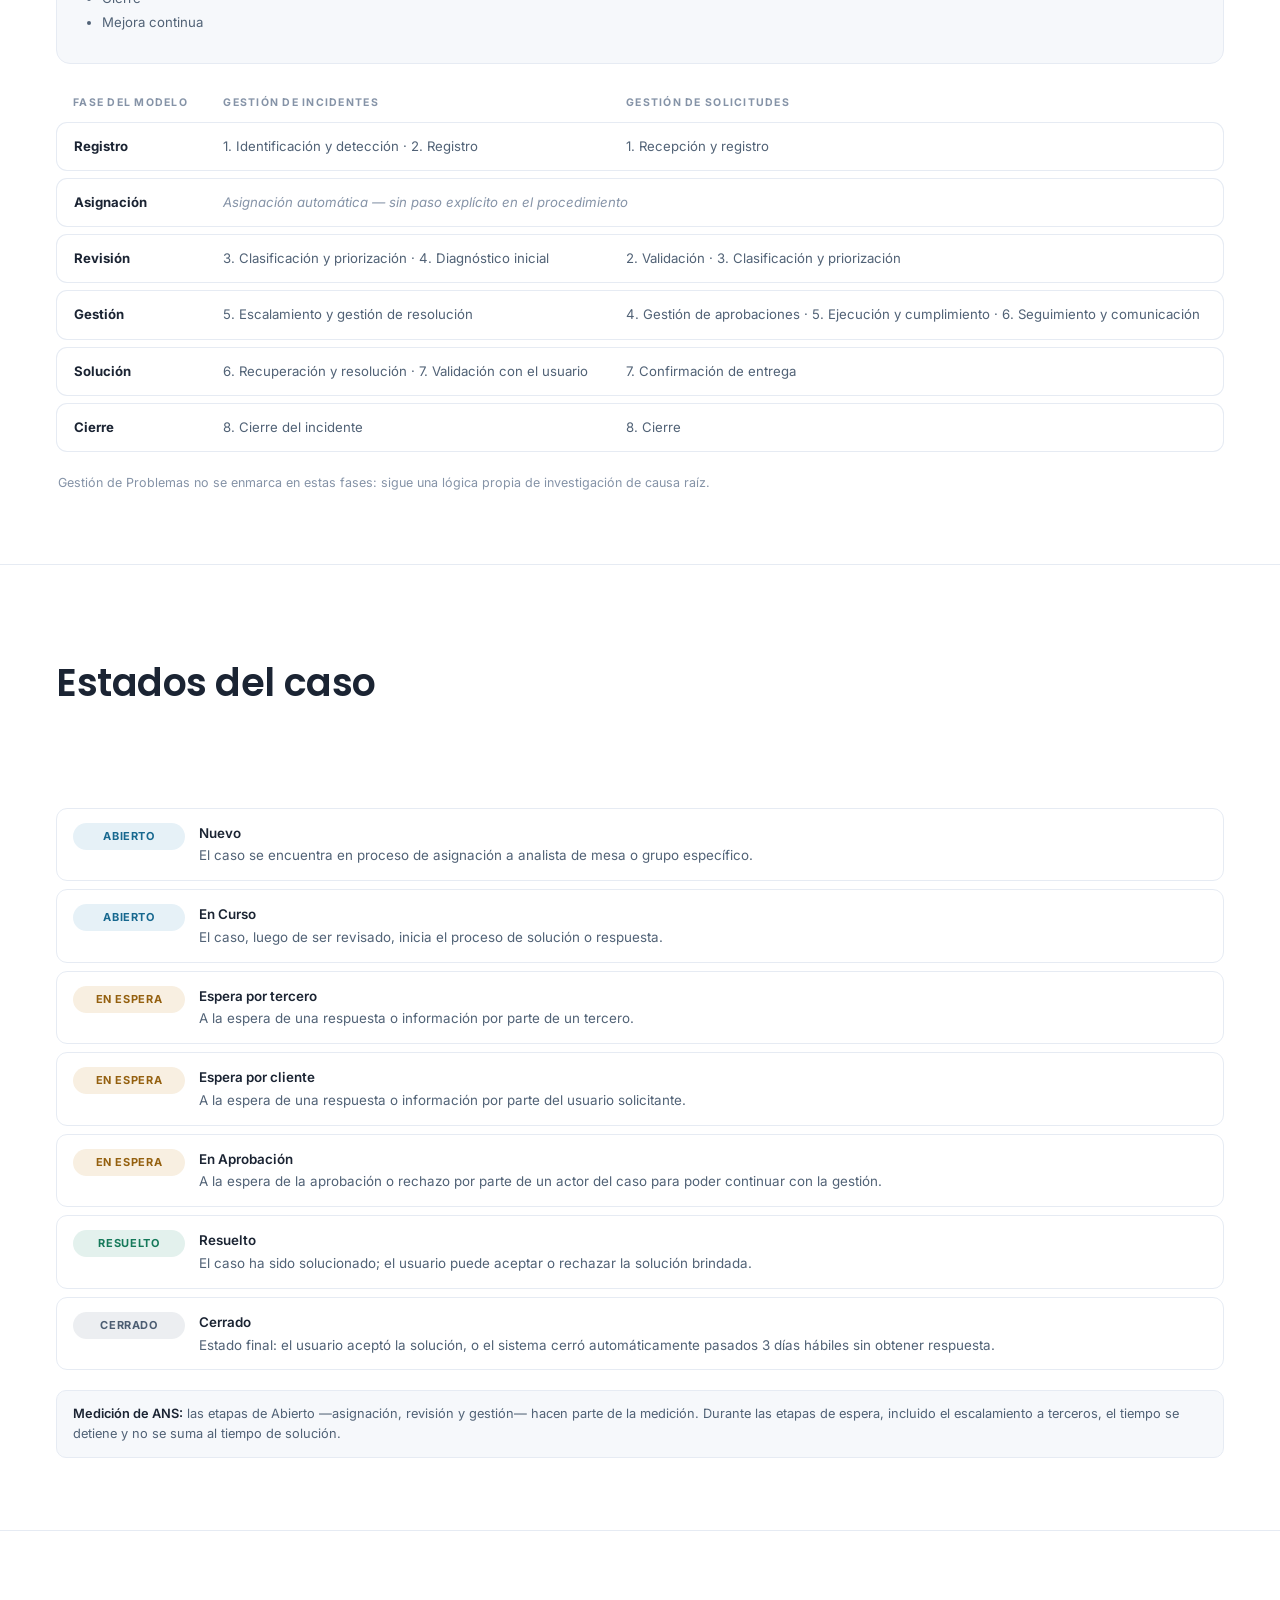
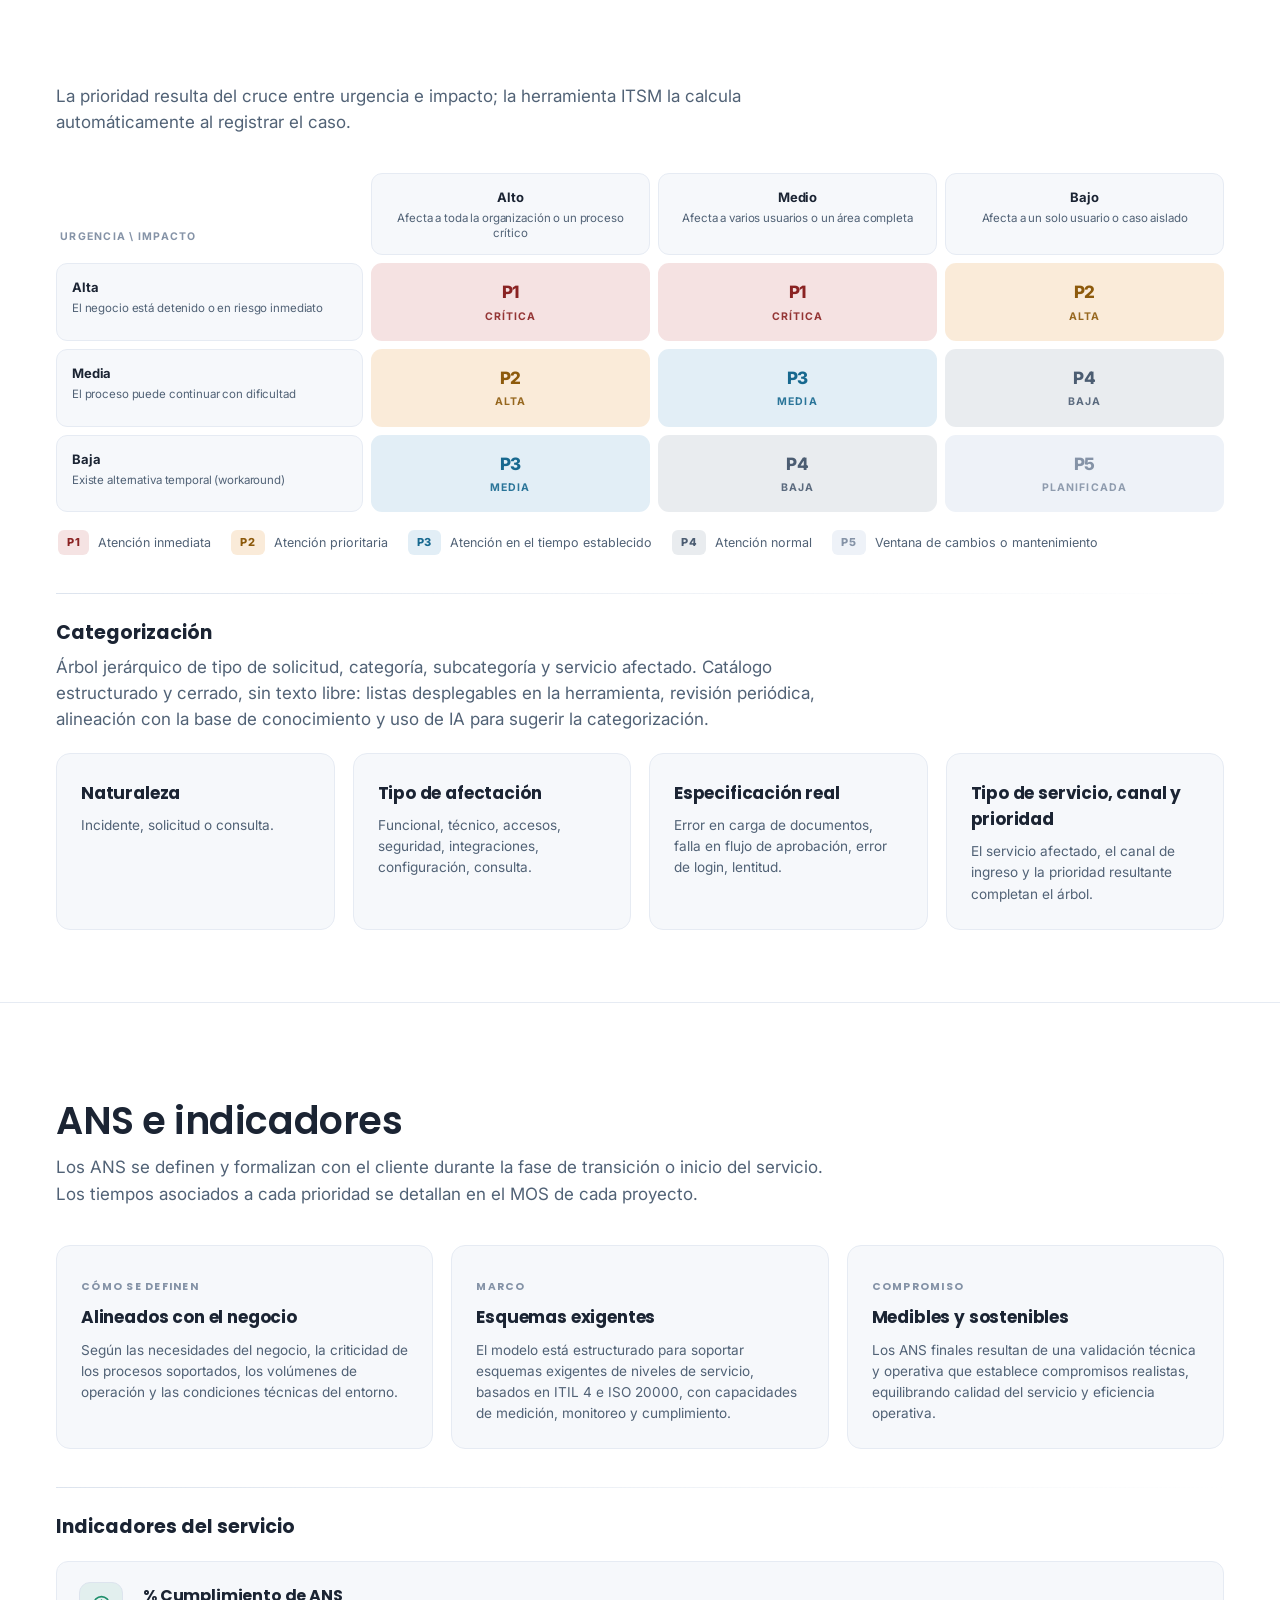
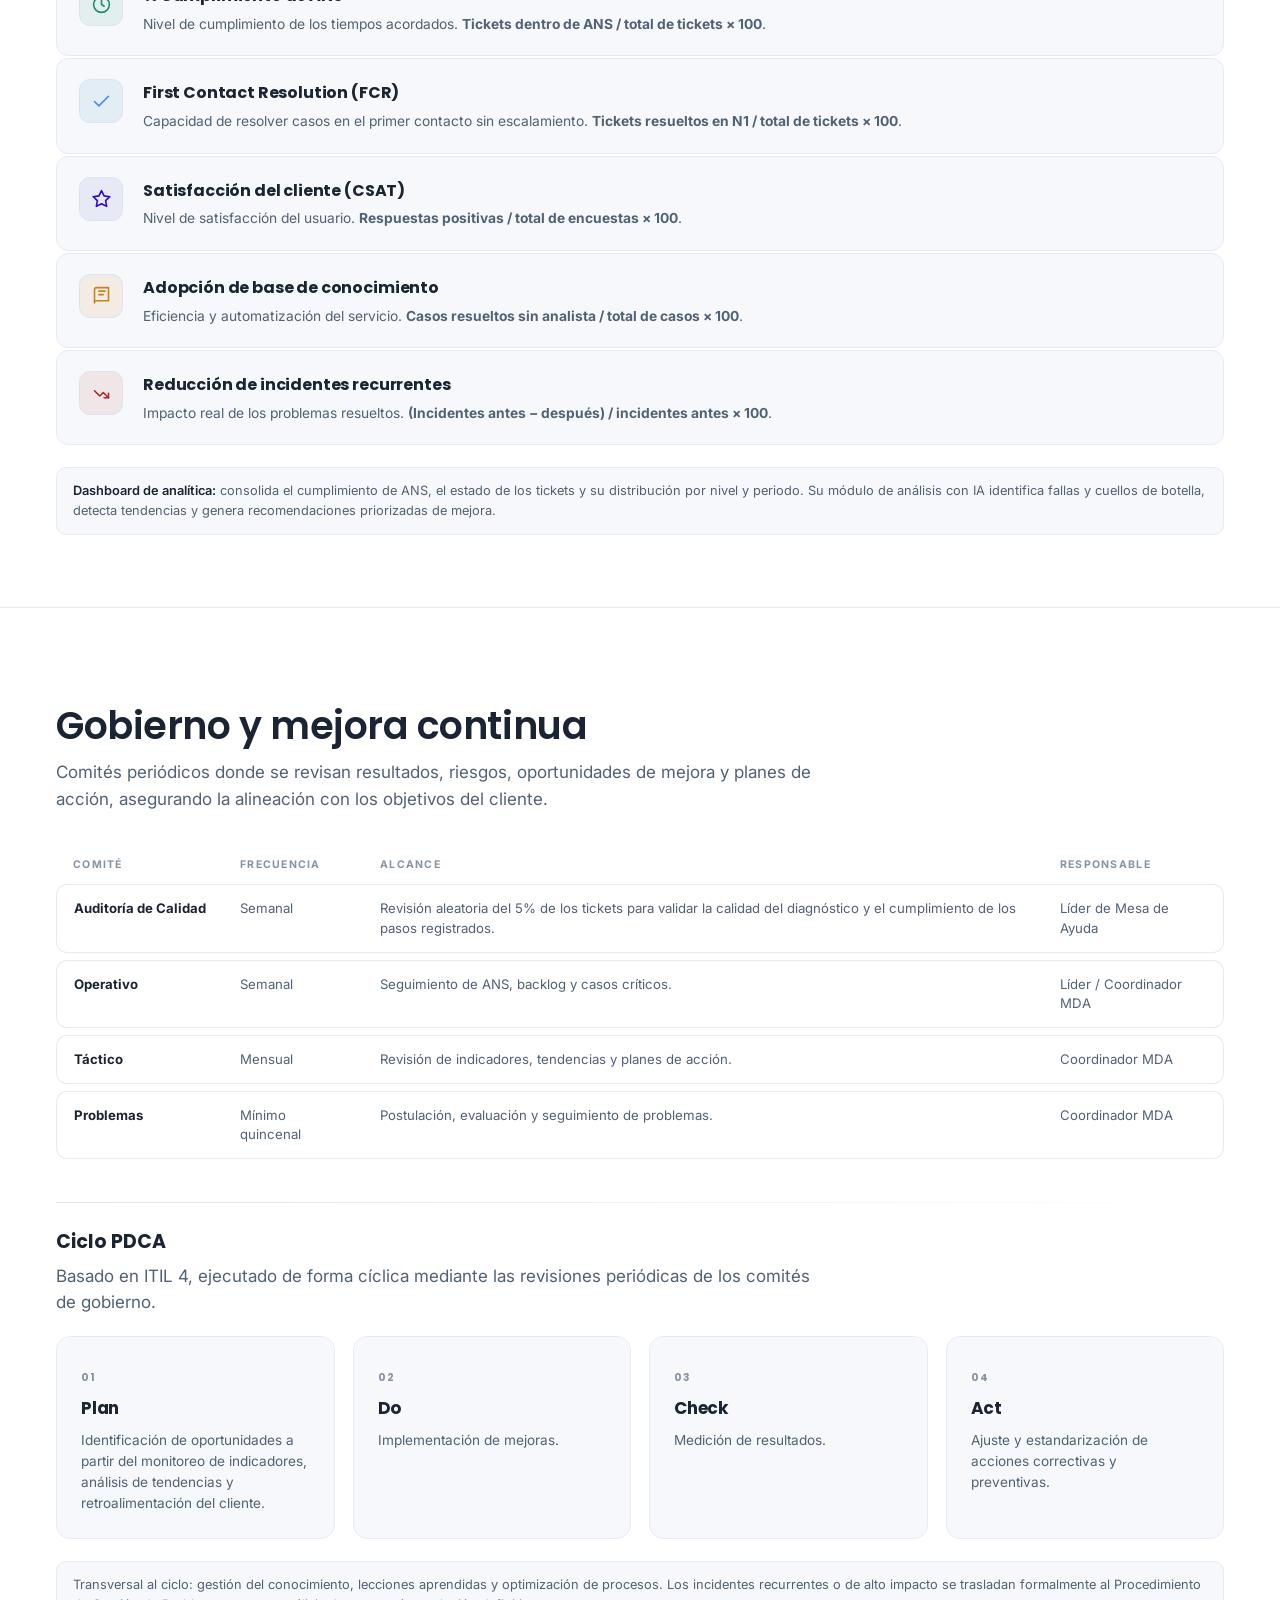
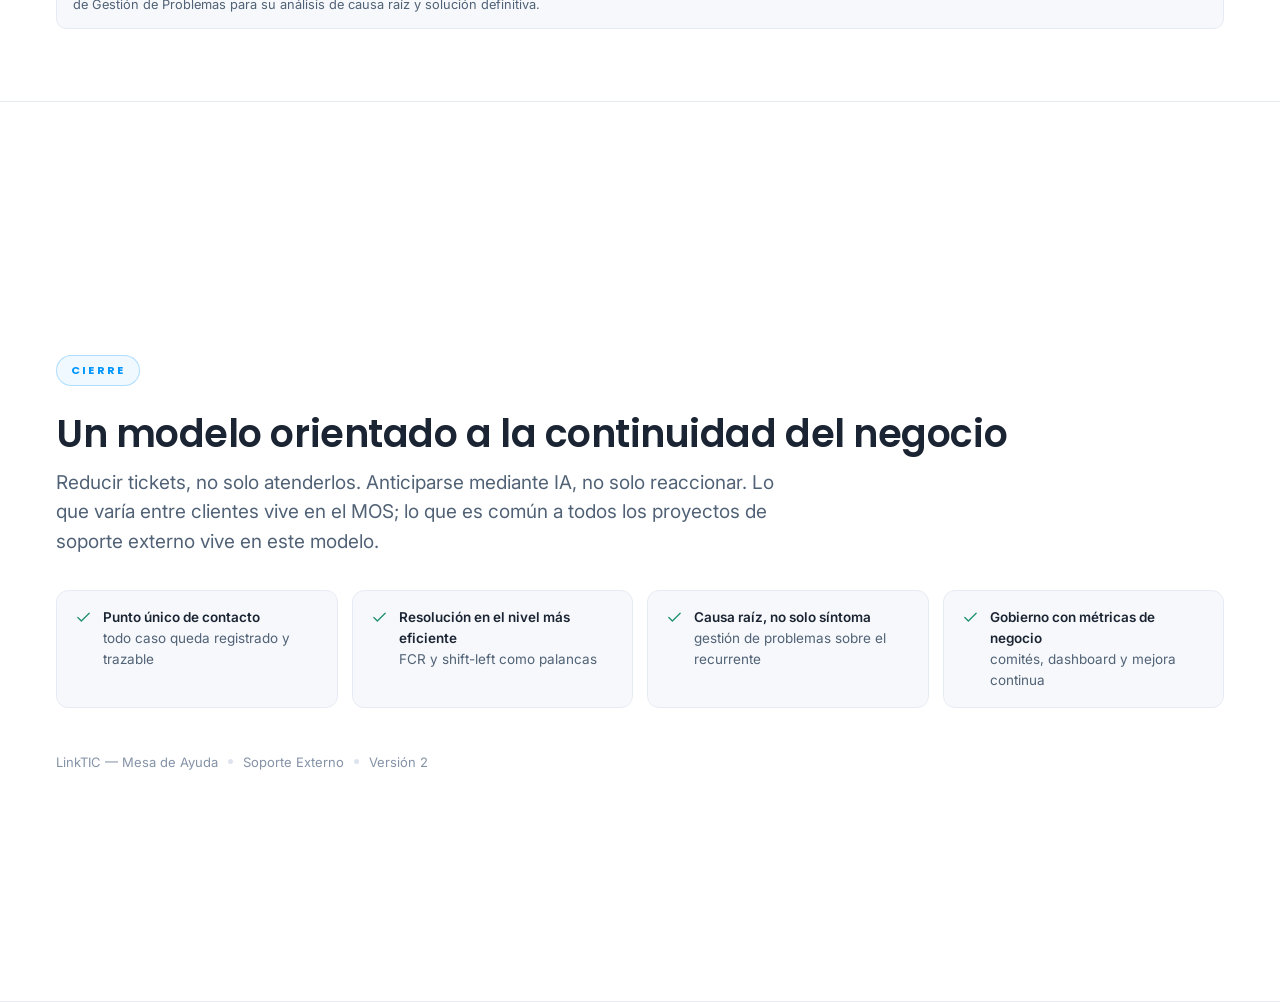
<file: p/mesa.html>
<!DOCTYPE html>
<html lang="es">
<head>
<meta charset="utf-8"/>
<meta name="viewport" content="width=device-width, initial-scale=1"/>
<title>Modelo de Gestión y Operación — Soporte Externo | LinkTIC</title>
<meta name="description" content="Modelo general de gestión y operación de la Mesa de Ayuda de LinkTIC para soporte externo: atención de incidentes, solicitudes y problemas bajo ITIL 4, ISO/IEC 20000 e ISO 27001."/>
<meta name="theme-color" content="#ffffff"/>
<meta property="og:title" content="Modelo de Gestión y Operación — Soporte Externo"/>
<meta property="og:description" content="Reducir tickets, no solo atenderlos. Punto único de contacto, resolución en el nivel más eficiente y gobierno del servicio."/>
<meta property="og:type" content="website"/>
<link rel="preconnect" href="https://fonts.googleapis.com"/>
<link rel="preconnect" href="https://fonts.gstatic.com" crossorigin/>
<link href="https://fonts.googleapis.com/css2?family=Inter:wght@400;500;600;700;800&display=swap" rel="stylesheet"/>
<link rel="stylesheet" href="../assets/core.css"/>
</head>
<body data-base="../" data-deck="mesa">
<div class="wrap">

<header class="topbar">
  <div class="brand"><i></i> LinkTIC <span>· Mesa de Ayuda</span></div>
  <div class="spacer"></div>
  <div class="picker" id="picker"></div>
  <button class="tbtn" data-print type="button">Descargar PDF</button>
  <div class="progress" id="progress"></div>
</header>

<nav class="sidenav" id="sidenav" aria-label="Secciones"></nav>

<!-- 1 · PORTADA -->
<section class="slide" id="portada" data-nav="Portada">
  <div class="inner">
    <span class="eyebrow reveal">Modelo general · versión 2</span>
    <h1 class="reveal">Modelo de Gestión<br/>y Operación<br/><span class="accent">Soporte Externo</span></h1>
    <p class="lede reveal">Atención de incidentes, solicitudes y problemas bajo un esquema centralizado, distribuido e inteligente.</p>
    <div class="rule reveal"></div>
    <p class="sub reveal">ITIL 4 · ISO/IEC 20000 · ISO 27001 · CMMI — aplica a todos los proyectos de soporte externo de LinkTIC</p>
    <div class="signoff reveal"><span>LinkTIC — Mesa de Ayuda</span><i></i><span>Soporte Externo</span></div>
  </div>
</section>

<!-- 2 · PROPUESTA DE VALOR -->
<section class="slide" id="valor" data-nav="Propuesta de valor">
  <div class="inner">
    <div class="section-head">
      <h2 class="reveal">Reducir tickets, no solo atenderlos</h2>
      <p class="sub reveal">El pilar del modelo es la continuidad del negocio: anticiparse mediante IA, no solo reaccionar. El resultado es un soporte que reduce incidentes, mejora la productividad del usuario final y aporta valor directo al negocio, independiente de la herramienta tecnológica utilizada.</p>
    </div>
    <div class="grid">
      <article class="card reveal tone-teal">
        <span class="kicker">Diferenciador</span>
        <h3>Alta resolución en primer contacto</h3>
        <p>El FCR como métrica central de la operación, no como resultado accidental.</p>
      </article>
      <article class="card reveal tone-blue">
        <span class="kicker">Diferenciador</span>
        <h3>Base de conocimiento robusta</h3>
        <p>Soporta el autoservicio del usuario y alimenta a la IA: es la fuente de la que aprende.</p>
      </article>
      <article class="card reveal tone-violet">
        <span class="kicker">Diferenciador</span>
        <h3>Enfoque proactivo</h3>
        <p>Anticipación mediante análisis de tendencias, no solo reacción ante el incidente.</p>
      </article>
      <article class="card reveal tone-amber">
        <span class="kicker">Diferenciador</span>
        <h3>Gobierno del servicio</h3>
        <p>Visión estratégica y métricas de negocio, no solo conteo de tickets cerrados.</p>
      </article>
    </div>

    <div class="rule reveal" style="max-width:100%;margin:40px 0 28px"></div>

    <h3 class="reveal" style="font-size:19px;margin:0 0 6px">Las cuatro palancas del enfoque</h3>
    <p class="sub reveal" style="margin-bottom:22px">La calidad no se mide únicamente por la resolución de tickets, sino por la percepción del usuario y el impacto en su productividad.</p>
    <ul class="rows">
      <li class="row reveal">
        <span class="row-ico tone-teal"><svg viewBox="0 0 24 24" fill="none" stroke="currentColor" stroke-width="1.8" stroke-linecap="round" stroke-linejoin="round" aria-hidden="true"><path d="M20 6L9 17l-5-5"/></svg></span>
        <div class="row-body">
          <h3>FCR en Niveles 1 y 2</h3>
          <p>Apoyado en base de conocimiento, automatización e IA, reduciendo tiempos de atención y escalamientos.</p>
        </div>
      </li>
      <li class="row reveal">
        <span class="row-ico tone-blue"><svg viewBox="0 0 24 24" fill="none" stroke="currentColor" stroke-width="1.8" stroke-linecap="round" stroke-linejoin="round" aria-hidden="true"><path d="M20 12H4"/><path d="M10 6l-6 6 6 6"/></svg></span>
        <div class="row-body">
          <h3>Shift-left</h3>
          <p>Desplazar la resolución hacia los niveles de menor costo y complejidad — lo que hoy resuelve N3, mañana lo resuelve N2.</p>
        </div>
      </li>
      <li class="row reveal">
        <span class="row-ico tone-violet"><svg viewBox="0 0 24 24" fill="none" stroke="currentColor" stroke-width="1.8" stroke-linecap="round" stroke-linejoin="round" aria-hidden="true"><circle cx="11" cy="11" r="7"/><path d="M16.2 16.2L21 21"/></svg></span>
        <div class="row-body">
          <h3>Análisis de causa raíz</h3>
          <p>Identificar recurrencias y tendencias en lugar de solo cerrar tickets, uno por uno.</p>
        </div>
      </li>
      <li class="row reveal">
        <span class="row-ico tone-amber"><svg viewBox="0 0 24 24" fill="none" stroke="currentColor" stroke-width="1.8" stroke-linecap="round" stroke-linejoin="round" aria-hidden="true"><path d="M4 19V5"/><path d="M4 19h16"/><path d="M8 16v-4M12 16V8M16 16v-6"/></svg></span>
        <div class="row-body">
          <h3>Mejora continua basada en datos</h3>
          <p>Orientada a la continuidad del negocio y medida con los indicadores del servicio.</p>
        </div>
      </li>
    </ul>
  </div>
</section>

<!-- 3 · MODELO OPERATIVO -->
<section class="slide" id="operativo" data-nav="Modelo operativo">
  <div class="inner">
    <div class="section-head">
      <h2 class="reveal">Centralizado, distribuido e inteligente</h2>
      <p class="sub reveal">Tres principios que definen cómo entra, cómo se resuelve y cómo se optimiza cada caso.</p>
    </div>
    <div class="grid" style="grid-template-columns:repeat(auto-fit,minmax(300px,1fr))">
      <article class="card reveal tone-teal">
        <span class="kicker">Centralizado · SPOC</span>
        <h3>Un solo punto de entrada</h3>
        <p>Todo ingresa por la Mesa de Servicio como punto único de contacto, mediante canales definidos conjuntamente con el cliente, garantizando trazabilidad, control y estandarización.</p>
      </article>
      <article class="card reveal tone-blue">
        <span class="kicker">Distribuido</span>
        <h3>Resolución en el nivel más eficiente</h3>
        <p>Los casos se resuelven en N1, N2 o N3 según corresponda, evitando escalamientos innecesarios y promoviendo la eficiencia operativa.</p>
      </article>
      <article class="card reveal tone-violet">
        <span class="kicker">Inteligente</span>
        <h3>Automatización, analítica e IA</h3>
        <p>Apoyan la clasificación, el diagnóstico y la resolución de casos. No reemplazan al analista: le permiten enfocarse en los casos de mayor valor y complejidad.</p>
      </article>
    </div>

    <div class="rule reveal" style="max-width:100%;margin:40px 0 26px"></div>

    <h3 class="reveal" style="font-size:19px;margin:0 0 6px">Modelo omnicanal</h3>
    <p class="sub reveal" style="margin-bottom:20px">Independientemente del canal, todo caso queda registrado en la herramienta ITSM, que centraliza la información y asegura consistencia en la atención. Los canales habilitados por cliente se detallan en el MOS.</p>
    <div class="grid" style="grid-template-columns:repeat(auto-fit,minmax(250px,1fr))">
      <article class="card reveal tone-violet">
        <h3>Chat con IA Bot</h3>
        <p>La IA busca la respuesta más adecuada. Si resuelve, cierra el caso y envía la encuesta; si no, ofrece continuar con un analista.</p>
      </article>
      <article class="card reveal tone-blue">
        <h3>Portal de autoservicio</h3>
        <p>El usuario diligencia el formulario web con los datos e información solicitados.</p>
      </article>
      <article class="card reveal tone-teal">
        <h3>WhatsApp</h3>
        <p>Mismo flujo de datos que el chat: nombre, identificación, correo, tipo de solicitud y autorización de tratamiento de datos.</p>
      </article>
      <article class="card reveal tone-steel">
        <h3>Correo electrónico</h3>
        <p>El usuario envía su solicitud o reporte al correo habilitado para el servicio.</p>
      </article>
      <article class="card reveal tone-steel">
        <h3>Canal telefónico</h3>
        <p>El usuario llama a la línea dispuesta; un IVR o directamente un analista registra el caso.</p>
      </article>
      <article class="card reveal tone-amber">
        <h3>Eventos y reportes verbales</h3>
        <p>Los casos originados por gestión de eventos o reportados verbalmente también deben quedar registrados.</p>
      </article>
    </div>
  </div>
</section>

<!-- 4 · NIVELES Y ROLES -->
<section class="slide" id="niveles" data-nav="Niveles y roles">
  <div class="inner">
    <div class="section-head">
      <h2 class="reveal">Estructura por niveles</h2>
      <p class="sub reveal">Tres niveles con responsabilidades y alcances específicos. El escalamiento entre ellos se rige por la matriz de escalamiento vigente de cada proyecto, definida en el MOS.</p>
    </div>
    <ul class="rows">
      <li class="row reveal">
        <span class="row-ico tone-teal"><svg viewBox="0 0 24 24" fill="none" stroke="currentColor" stroke-width="1.8" stroke-linecap="round" stroke-linejoin="round" aria-hidden="true"><path d="M21 15a2 2 0 0 1-2 2H7l-4 4V5a2 2 0 0 1 2-2h14a2 2 0 0 1 2 2z"/></svg></span>
        <div class="row-body">
          <h3>Nivel 1 — Mesa de Ayuda</h3>
          <p>Punto Único de Contacto. Atención inicial multicanal, registro, categorización y resolución de solicitudes e incidentes estándar, escalando cuando aplique. Grupos base: Atención y Gestión; según el proyecto pueden habilitarse grupos adicionales como Líneas Especiales o Monitoreo.</p>
        </div>
      </li>
      <li class="row reveal">
        <span class="row-ico tone-blue"><svg viewBox="0 0 24 24" fill="none" stroke="currentColor" stroke-width="1.8" stroke-linecap="round" stroke-linejoin="round" aria-hidden="true"><path d="M12 3l7 3v5c0 4.6-3 8.3-7 10-4-1.7-7-5.4-7-10V6z"/><path d="M9.2 12.2l2 2 3.6-4"/></svg></span>
        <div class="row-body">
          <h3>Nivel 2 — Soporte Funcional Especializado</h3>
          <p>Atiende lo que no se resuelve en N1 y requiere análisis técnico o funcional especializado, con acceso controlado a componentes internos, <b>sin intervenir el código fuente</b>. Análisis funcional profundo, corrección de errores recurrentes, configuración del sistema, validación documental y soporte a despliegues. Incluye el equipo transversal de Calidad.</p>
        </div>
      </li>
      <li class="row reveal">
        <span class="row-ico tone-red"><svg viewBox="0 0 24 24" fill="none" stroke="currentColor" stroke-width="1.8" stroke-linecap="round" stroke-linejoin="round" aria-hidden="true"><path d="M16 18l6-6-6-6"/><path d="M8 6l-6 6 6 6"/><path d="M14 4l-4 16"/></svg></span>
        <div class="row-body">
          <h3>Nivel 3 — Desarrollo, Data e Infraestructura</h3>
          <p>Soporte de alta complejidad: intervención directa sobre el código fuente, la lógica de negocio o la arquitectura del sistema. Corrección de bugs, análisis de código, soluciones estructurales y análisis de causa raíz. No hace parte de la Mesa de Ayuda, pero sí del servicio integral.</p>
        </div>
      </li>
    </ul>

    <div class="rule reveal" style="max-width:100%;margin:40px 0 26px"></div>

    <h3 class="reveal" style="font-size:19px;margin:0 0 20px">Responsabilidades por rol</h3>
    <div class="grid" style="grid-template-columns:repeat(auto-fit,minmax(290px,1fr))">
      <article class="card reveal tone-teal">
        <h3>Analista de Mesa de Ayuda</h3>
        <p>Recepción, registro, clasificación y priorización de tickets. Ejecuta el diagnóstico inicial apoyado en la KBD buscando FCR, gestiona la comunicación con el usuario, valida la solución antes del cierre y, de no resolver, escala con contexto completo.</p>
      </article>
      <article class="card reveal tone-blue">
        <h3>Analista Senior</h3>
        <p>Atiende casos que requieren conocimiento especializado del negocio. Diagnósticos avanzados, configuración de parámetros, definición de soluciones y workarounds, retroalimenta la KBD y escala a N3 ante causas técnicas.</p>
      </article>
      <article class="card reveal tone-amber">
        <h3>Líder de Mesa de Ayuda</h3>
        <p>Asignado por grupo operativo. Supervisión operativa y cumplimiento de ANS, priorización de casos críticos y escalamientos jerárquicos, seguimiento de pendientes, capacidad del equipo y análisis de recurrencias.</p>
      </article>
      <article class="card reveal tone-violet">
        <h3>Coordinador de Mesa de Ayuda</h3>
        <p>Supervisión integral: cumplimiento de ANS, calidad operativa y satisfacción del cliente. Lidera los comités de servicio, gestiona la relación táctica y estratégica y coordina la mejora continua.</p>
      </article>
      <article class="card reveal tone-steel">
        <h3>Gerente de Mesa de Ayuda</h3>
        <p>Define lineamientos y estándares de operación, monitorea el desempeño, gestiona escalaciones críticas de alto impacto, coordina con otras áreas y asegura la disponibilidad de recursos.</p>
      </article>
      <article class="card reveal tone-red"><h3>Equipo de Nivel 3</h3>
        <p>Fallas de aplicación, bugs y problemas complejos no solucionables en N1 o N2, análisis técnico avanzado y problemas de infraestructura o datos. Implementa correcciones a nivel de código o arquitectura y trabaja con N2 en la eliminación de causas raíz.</p>
      </article>
    </div>
  </div>
</section>

<!-- 5 · FLUJO OPERATIVO DEL CASO -->
<section class="slide slide--wide" id="flujo" data-nav="Flujo del caso">
  <div class="inner">
    <div class="section-head">
      <h2 class="reveal">Flujo operativo del caso</h2>
      <p class="sub reveal">Base común sobre la que se estructuran los procedimientos de Incidentes y Solicitudes. Filtre por ruta de resolución y haga clic en cualquier bloque para ver el detalle de la fase.</p>
    </div>

    <div class="flow reveal">

      <div class="flow-controls">
        <span class="ctl-label">Ruta</span>
        <button class="fchip" type="button" data-route="all" aria-pressed="true"><i></i>Flujo completo</button>
        <button class="fchip t-violet" type="button" data-route="ia" aria-pressed="false"><i></i>Autoservicio con IA</button>
        <button class="fchip t-teal" type="button" data-route="n1" aria-pressed="false"><i></i>Resuelto en N1</button>
        <button class="fchip t-blue" type="button" data-route="n2" aria-pressed="false"><i></i>Escalado a N2</button>
        <button class="fchip t-red" type="button" data-route="n3" aria-pressed="false"><i></i>Escalado a N3</button>
        <span class="ctl-sep"></span>
        <button class="fchip t-amber" type="button" data-route="esp" aria-pressed="false"><i></i>Casos en espera</button>
      </div>

      <div class="flow-stage">
        <div class="diagram-scroll">
          <div class="flowbox" style="--grid:1500;aspect-ratio:1500/800" role="group" aria-label="Diagrama del flujo operativo del caso">

            <svg class="flow-edges" viewBox="0 0 1500 800" preserveAspectRatio="xMidYMid meet" aria-hidden="true">
              <defs>
                <marker id="mDk" markerWidth="8" markerHeight="8" refX="6.5" refY="4" orient="auto"><path d="M0,0 L8,4 L0,8 z" fill="#1f3a5f"/></marker>
                <marker id="mBl" markerWidth="8" markerHeight="8" refX="6.5" refY="4" orient="auto"><path d="M0,0 L8,4 L0,8 z" fill="#1f5fa8"/></marker>
                <marker id="mAm" markerWidth="8" markerHeight="8" refX="6.5" refY="4" orient="auto"><path d="M0,0 L8,4 L0,8 z" fill="#e08a1e"/></marker>
                <marker id="mGr" markerWidth="8" markerHeight="8" refX="6.5" refY="4" orient="auto"><path d="M0,0 L8,4 L0,8 z" fill="#4a8f3c"/></marker>
                <marker id="mVi" markerWidth="8" markerHeight="8" refX="6.5" refY="4" orient="auto"><path d="M0,0 L8,4 L0,8 z" fill="#7b3fbf"/></marker>
              </defs>

              <path class="fedge" data-routes="all n1 n2 n3" d="M185,310 V364" fill="none" stroke="#1f3a5f" stroke-width="2.2" marker-end="url(#mDk)"/>
              <path class="fedge" data-routes="all ia" d="M330,105 H404" fill="none" stroke="#7b3fbf" stroke-width="2.2" marker-end="url(#mVi)"/>
              <path class="fedge" data-routes="all ia" d="M700,105 H1340 V364" fill="none" stroke="#4a8f3c" stroke-width="2" stroke-dasharray="6,4" marker-end="url(#mGr)"/>

              <path class="fedge" data-routes="all n1 n2 n3" d="M240,425 H274" fill="none" stroke="#1f3a5f" stroke-width="2.2" marker-end="url(#mDk)"/>
              <path class="fedge" data-routes="all n1 n2 n3" d="M480,425 H514" fill="none" stroke="#1f3a5f" stroke-width="2.2" marker-end="url(#mDk)"/>
              <path class="fedge" data-routes="all n1 n2 n3" d="M720,425 H754" fill="none" stroke="#1f3a5f" stroke-width="2.2" marker-end="url(#mDk)"/>
              <path class="fedge" data-routes="all n1 n2 n3" d="M960,425 H994" fill="none" stroke="#1f3a5f" stroke-width="2.2" marker-end="url(#mDk)"/>
              <path class="fedge" data-routes="all n1 n2 n3" d="M1200,425 H1234" fill="none" stroke="#4a8f3c" stroke-width="2.2" marker-end="url(#mGr)"/>

              <path class="fedge" data-routes="all esp" d="M860,290 V364" fill="none" stroke="#e08a1e" stroke-width="2" stroke-dasharray="6,4" marker-end="url(#mAm)"/>
              <path class="fedge" data-routes="all n1 n2 n3" d="M1100,364 V330 H900 V364" fill="none" stroke="#1f5fa8" stroke-width="2" marker-end="url(#mBl)"/>

              <path class="fedge" data-routes="all n1 n2 n3" d="M620,480 V584" fill="none" stroke="#1f3a5f" stroke-width="2" marker-end="url(#mDk)"/>
              <path class="fedge" data-routes="all n1 n2 n3" d="M860,480 V584" fill="none" stroke="#1f3a5f" stroke-width="2" marker-end="url(#mDk)"/>
              <path class="fedge" data-routes="all n1 n2 n3" d="M360,650 H474" fill="none" stroke="#e08a1e" stroke-width="2" stroke-dasharray="5,4" marker-end="url(#mAm)"/>
              <path class="fedge" data-routes="all n1 n2 n3" d="M200,584 V520 H560 V484" fill="none" stroke="#e08a1e" stroke-width="2" stroke-dasharray="5,4" marker-end="url(#mAm)"/>
              <path class="fedge" data-routes="all ia n1 n2 n3" d="M1340,480 V584" fill="none" stroke="#4a8f3c" stroke-width="2" marker-end="url(#mGr)"/>
            </svg>

            <div class="fgroup is-stack" data-routes="all ia n1 n2 n3" style="--x:40;--y:40;--w:290;--h:270">
              <span class="fgroup-tag">Canales · omnicanal</span>
              <div class="fgroup-body">
                <button class="fnode n-violet" type="button" data-node="c-chat" data-routes="all ia"><b>Chat — IA Bot</b></button>
                <button class="fnode n-plain" type="button" data-node="c-portal" data-routes="all n1 n2 n3"><b>Portal de autoservicio</b></button>
                <button class="fnode n-plain" type="button" data-node="c-wa" data-routes="all n1 n2 n3"><b>WhatsApp</b></button>
                <button class="fnode n-plain" type="button" data-node="c-mail" data-routes="all n1 n2 n3"><b>Correo electrónico</b></button>
                <button class="fnode n-plain" type="button" data-node="c-tel" data-routes="all n1 n2 n3"><b>Canal telefónico</b></button>
              </div>
            </div>

            <button class="fnode n-green" type="button" data-node="iabot" data-routes="all ia" style="--x:410;--y:60;--w:290;--h:90">
              <em>Autoservicio</em><b>Resuelto por el IA Bot</b><span>Sin intervención de analista</span>
            </button>

            <button class="fnode n-amber" type="button" data-node="espera" data-routes="all esp" style="--x:790;--y:190;--w:290;--h:100">
              <em>En espera</em><b>El ANS se detiene</b><span>Cliente, tercero o aprobación pendiente</span>
            </button>

            <button class="fnode n-gray" type="button" data-node="registro" data-routes="all n1 n2 n3" style="--x:40;--y:370;--w:200;--h:110">
              <em>Fase 1</em><b>Registro</b><span>El sistema genera el ID y notifica la creación</span>
            </button>
            <button class="fnode n-violet" type="button" data-node="asignacion" data-routes="all n1 n2 n3" style="--x:280;--y:370;--w:200;--h:110">
              <em>Fase 2</em><b>Asignación</b><span>Automática al grupo o analista competente</span>
            </button>
            <button class="fnode n-blue" type="button" data-node="revision" data-routes="all n1 n2 n3" style="--x:520;--y:370;--w:200;--h:110">
              <em>Fase 3</em><b>Revisión</b><span>Análisis, diagnóstico y validación de ANS</span>
            </button>
            <button class="fnode n-blue" type="button" data-node="gestion" data-routes="all n1 n2 n3 esp" style="--x:760;--y:370;--w:200;--h:110">
              <em>Fase 4</em><b>Gestión</b><span>Tareas, escalamientos y comunicación al usuario</span>
            </button>
            <button class="fnode n-teal" type="button" data-node="solucion" data-routes="all n1 n2 n3" style="--x:1000;--y:370;--w:200;--h:110">
              <em>Fase 5</em><b>Solución</b><span>El usuario acepta, deniega o no responde</span>
            </button>
            <button class="fnode n-green" type="button" data-node="cierre-caso" data-routes="all ia n1 n2 n3" style="--x:1240;--y:370;--w:200;--h:110">
              <em>Fase 6</em><b>Cierre</b><span>Notificación automática · sin reapertura</span>
            </button>

            <div class="fgroup g-blue" data-routes="all n1 n2 n3" style="--x:480;--y:590;--w:700;--h:180">
              <span class="fgroup-tag">Niveles de soporte</span>
              <div class="fgroup-body">
                <button class="fnode n-teal" type="button" data-node="n1" data-routes="all n1"><em>Nivel 1</em><b>Mesa de Ayuda</b><span>SPOC · resolución estándar</span></button>
                <button class="fnode n-blue" type="button" data-node="n2" data-routes="all n2"><em>Nivel 2</em><b>Funcional especializado</b><span>Sin tocar código fuente</span></button>
                <button class="fnode n-red" type="button" data-node="n3" data-routes="all n3"><em>Nivel 3</em><b>Desarrollo · Data · Infra</b><span>Código y arquitectura</span></button>
              </div>
            </div>

            <button class="fnode n-amber" type="button" data-node="kbd" data-routes="all n1 n2 n3" style="--x:40;--y:590;--w:320;--h:130">
              <b>Base de conocimiento (KBD)</b><span>Se consulta en la revisión y se alimenta con cada solución. Es la fuente principal de la IA.</span>
            </button>

            <button class="fnode n-green n-pill is-center" type="button" data-node="encuesta" data-routes="all ia n1 n2 n3" style="--x:1240;--y:590;--w:200;--h:110">
              <b>Encuesta de satisfacción</b>
            </button>

            <p class="flabel" data-routes="all n1 n2 n3" style="--x:185;--y:326;--w:180">Todo canal genera registro</p>
            <p class="flabel t-green" data-routes="all ia" style="--x:1000;--y:76;--w:260">Cierre automático y encuesta, sin pasar por el flujo</p>
            <p class="flabel t-amber" data-routes="all esp" style="--x:760;--y:300;--w:140">El tiempo no suma al ANS</p>
            <p class="flabel t-blue" data-routes="all n1 n2 n3" style="--x:1000;--y:300;--w:200">El usuario deniega — vuelve a En Curso</p>
            <p class="flabel" data-routes="all n1 n2 n3" style="--x:740;--y:524;--w:160">Atienden y escalan</p>
            <p class="flabel t-amber" data-routes="all n1 n2 n3" style="--x:417;--y:622;--w:110">Consulta y alimenta</p>
            <p class="flabel t-green" data-routes="all n1 n2 n3" style="--x:1217;--y:338;--w:130">Acepta la solución</p>

          </div>
        </div>
      </div>

      <p class="scroll-hint">Deslice horizontalmente para ver el diagrama completo →</p>

      <div class="flow-detail">
        <div class="fdetail" data-detail="intro">
          <span class="kicker">Cómo leer el diagrama</span>
          <h3>Seis fases comunes, varias rutas de resolución</h3>
          <p>El caso entra por cualquiera de los canales y recorre seis fases: registro, asignación, revisión, gestión, solución y cierre. Lo que cambia entre un caso y otro no son las fases, sino el nivel que lo resuelve y si hubo esperas. La ruta más corta la hace el IA Bot, que resuelve sin analista y cierra automáticamente.</p>
          <div class="fdetail-cols">
            <div><h4>Filtre por ruta</h4><p>Los botones aíslan el autoservicio, cada nivel de resolución y los casos en espera.</p></div>
            <div><h4>Explore cada fase</h4><p>Haga clic en cualquier bloque para ver qué ocurre, qué se valida y qué lo hace avanzar.</p></div>
            <div><h4>No es una máquina de estados</h4><p>El modelo describe el flujo de control, no transiciones rígidas en la herramienta: cada etapa se audita por las evidencias del ticket.</p></div>
          </div>
        </div>

        <div class="fdetail" data-detail="c-chat" hidden>
          <span class="kicker">Canal</span>
          <h3>Chat con IA Bot</h3>
          <p>El usuario indica su solicitud y la IA busca la respuesta más adecuada. Si el caso se resuelve, el sistema lo cierra automáticamente y envía la encuesta de satisfacción; si no, ofrece continuar la gestión con un analista por chat.</p>
          <div class="fdetail-cols">
            <div><h4>Datos previos</h4><ul><li>Nombre e identificación</li><li>Correo y tipo de solicitud</li><li>Autorización de tratamiento de datos</li></ul></div>
            <div><h4>Regla de inactividad</h4><ul><li>Tras 3 minutos sin respuesta a la pregunta de si sigue en línea, la conversación finaliza</li></ul></div>
          </div>
        </div>

        <div class="fdetail" data-detail="c-portal" hidden>
          <span class="kicker">Canal</span>
          <h3>Portal de autoservicio</h3>
          <p>El usuario diligencia el formulario web con los datos e información solicitados y puede adjuntar documentos de soporte. El sistema genera el número de caso y notifica su creación.</p>
        </div>

        <div class="fdetail" data-detail="c-wa" hidden>
          <span class="kicker">Canal</span>
          <h3>WhatsApp</h3>
          <p>Mismo flujo de datos que el chat —nombre, identificación, correo, tipo de solicitud y autorización de tratamiento de datos personales— antes de detallar el caso.</p>
        </div>

        <div class="fdetail" data-detail="c-mail" hidden>
          <span class="kicker">Canal</span>
          <h3>Correo electrónico</h3>
          <p>El usuario envía su solicitud o reporte al correo habilitado para el servicio. El caso queda registrado en la herramienta igual que por cualquier otro canal.</p>
        </div>

        <div class="fdetail" data-detail="c-tel" hidden>
          <span class="kicker">Canal</span>
          <h3>Canal telefónico</h3>
          <p>El usuario llama a la línea dispuesta; un IVR o directamente un analista registra el caso. Los casos reportados verbalmente al personal de la Mesa también deben quedar registrados: el principio de trazabilidad no admite excepciones de canal.</p>
        </div>

        <div class="fdetail" data-detail="iabot" hidden>
          <span class="kicker">Autoservicio</span>
          <h3>Resuelto por el IA Bot</h3>
          <p>La ruta más corta del modelo: la IA responde con el conocimiento publicado, cierra el caso automáticamente y envía la encuesta de satisfacción. El caso nunca llega a ocupar a un analista.</p>
          <div class="fdetail-cols">
            <div><h4>De qué depende</h4><ul><li>De la calidad y cobertura de la KBD</li><li>De la correcta tipificación del caso</li></ul></div>
            <div><h4>Qué mide</h4><ul><li>El indicador de adopción de base de conocimiento: casos resueltos sin analista sobre el total</li></ul></div>
          </div>
        </div>

        <div class="fdetail" data-detail="registro" hidden>
          <span class="kicker">Fase 1</span>
          <h3>Registro</h3>
          <p>El usuario radica por el canal acordado indicando la información obligatoria que exige el sistema, y puede anexar documentos de soporte. El sistema genera un número de caso (ID) y notifica su creación por el canal utilizado y/o correo electrónico.</p>
          <div class="fdetail-cols">
            <div><h4>Regla</h4><ul><li>Todo canal genera registro</li><li>Los casos verbales o por evento también se registran</li></ul></div>
            <div><h4>Por qué importa</h4><ul><li>Una tipificación incorrecta o incompleta afecta los tiempos de ANS que la herramienta asigna automáticamente</li></ul></div>
          </div>
        </div>

        <div class="fdetail" data-detail="asignacion" hidden>
          <span class="kicker">Fase 2</span>
          <h3>Asignación</h3>
          <p>Al crearse el caso se asigna automáticamente al grupo o analista competente, según reglas predefinidas alineadas con los ANS y la información suministrada por el usuario. Es la primera interacción automática del proceso.</p>
          <div class="fdetail-cols">
            <div><h4>Qué la determina</h4><ul><li>Reglas predefinidas en la herramienta</li><li>La categorización del caso</li><li>Los ANS aplicables</li></ul></div>
            <div><h4>Nota</h4><ul><li>No existe un paso explícito equivalente en los procedimientos de incidentes ni de solicitudes: es automática</li></ul></div>
          </div>
        </div>

        <div class="fdetail" data-detail="revision" hidden>
          <span class="kicker">Fase 3</span>
          <h3>Revisión</h3>
          <p>El personal asignado recibe el caso e inicia la revisión, análisis y diagnóstico —la atención primaria—. Es el momento en que se corrige lo que venga mal del registro.</p>
          <div class="fdetail-cols">
            <div><h4>Verifica</h4><ul><li>Que el caso esté correctamente comprendido y analizado</li><li>Que servicio, ANS y prioridad sean correctos; si no, recategoriza</li><li>Que las aprobaciones requeridas estén relacionadas</li><li>Consulta la KBD en caso de duda</li></ul></div>
            <div><h4>Excepción</h4><ul><li>Si el caso no aplica a ANS o está fuera del alcance, se establece una fecha límite de solución tras el diagnóstico</li></ul></div>
          </div>
        </div>

        <div class="fdetail" data-detail="gestion" hidden>
          <span class="kicker">Fase 4</span>
          <h3>Gestión</h3>
          <p>Tras el diagnóstico, el personal a cargo ejecuta las tareas, actividades o escalamientos necesarios hasta la resolución, comunicando oportunamente al usuario respuestas, avances, fechas de compromiso y validaciones.</p>
          <div class="fdetail-cols">
            <div><h4>Escalamiento</h4><ul><li>Funcional, jerárquico o a terceros</li><li>Siempre transparente y visible en la herramienta como una etapa del ciclo</li></ul></div>
            <div><h4>Sin respuesta del usuario</h4><ul><li>Cumplidos los tiempos de espera del MOS, el caso se da por solucionado y continúa el ciclo de aceptación, rechazo o cierre automático</li></ul></div>
          </div>
        </div>

        <div class="fdetail" data-detail="espera" hidden>
          <span class="kicker">Estado transversal</span>
          <h3>En espera — el ANS se detiene</h3>
          <p>Cuando el caso queda pendiente por el cliente, por un tercero o por una aprobación, el tiempo de ANS se detiene y no se suma al tiempo de solución con el que se mide su cumplimiento. Es lo que evita castigar al servicio por demoras que no controla.</p>
          <div class="fdetail-cols">
            <div><h4>Tipos de espera</h4><ul><li>Espera por cliente</li><li>Espera por tercero</li><li>En aprobación</li></ul></div>
            <div><h4>Alcance</h4><ul><li>Incluye el escalamiento a terceros</li><li>Los tiempos máximos de espera por canal se definen en el MOS</li></ul></div>
          </div>
        </div>

        <div class="fdetail" data-detail="solucion" hidden>
          <span class="kicker">Fase 5</span>
          <h3>Solución</h3>
          <p>El personal asignado cambia el caso a etapa Solucionado registrando la descripción de la solución o respuesta. A partir de ahí la decisión es del usuario.</p>
          <div class="fdetail-cols">
            <div><h4>Tres salidas</h4><ul><li><b>Acepta:</b> el caso pasa a Cerrado</li><li><b>Deniega:</b> el caso vuelve a En Curso</li><li><b>No responde:</b> cierre automático a los 3 días hábiles</li></ul></div>
            <div><h4>Límite del rechazo</h4><ul><li>El usuario solo puede rechazar cuando la respuesta no corresponde al alcance del registro inicial</li><li>El motivo debe quedar justificado</li></ul></div>
          </div>
        </div>

        <div class="fdetail" data-detail="cierre-caso" hidden>
          <span class="kicker">Fase 6</span>
          <h3>Cierre del caso</h3>
          <p>Al cerrarse, la herramienta notifica automáticamente al usuario por correo. Un caso cerrado no admite gestión adicional ni reapertura, dado que el usuario tuvo la oportunidad de rechazar la solución en su momento.</p>
          <div class="fdetail-cols">
            <div><h4>Si el usuario no quedó conforme</h4><ul><li>Debe informarlo a la Mesa de Ayuda por el canal del MOS</li><li>El Líder o Coordinador evalúa la observación</li><li>De proceder, se crea un caso nuevo</li></ul></div>
            <div><h4>Cierre automático</h4><ul><li>A los 3 días hábiles sin respuesta del usuario tras la solución</li></ul></div>
          </div>
        </div>

        <div class="fdetail" data-detail="encuesta" hidden>
          <span class="kicker">Después del cierre</span>
          <h3>Encuesta de satisfacción</h3>
          <p>Al cerrarse el caso, el sistema puede enviar al usuario un enlace para calificar el servicio recibido —general y específico— y registrar observaciones de mejora. Es la fuente del indicador CSAT y una entrada del ciclo de mejora continua.</p>
        </div>

        <div class="fdetail" data-detail="n1" hidden>
          <span class="kicker">Nivel 1</span>
          <h3>Mesa de Ayuda — punto único de contacto</h3>
          <p>Atención inicial multicanal, registro, categorización y resolución de solicitudes e incidentes estándar. Es donde se mide el FCR: cuanto más resuelva N1, menor el costo y el tiempo del servicio.</p>
          <div class="fdetail-cols">
            <div><h4>Grupos base</h4><ul><li>Atención</li><li>Gestión</li></ul></div>
            <div><h4>Grupos opcionales</h4><ul><li>Líneas Especiales</li><li>Monitoreo</li><li>Según el proyecto, definidos en el MOS</li></ul></div>
          </div>
        </div>

        <div class="fdetail" data-detail="n2" hidden>
          <span class="kicker">Nivel 2</span>
          <h3>Soporte Funcional Especializado</h3>
          <p>Atiende lo que no se resuelve en N1 y requiere análisis técnico o funcional especializado, con acceso controlado a componentes internos del sistema y validaciones avanzadas, <b>sin intervención sobre el código fuente</b> ni modificaciones estructurales del software.</p>
          <div class="fdetail-cols">
            <div><h4>Funciones</h4><ul><li>Análisis funcional profundo y diagnóstico avanzado</li><li>Corrección de errores recurrentes</li><li>Configuración del sistema</li><li>Validación de procesos documentales</li><li>Gestión técnica y soporte a despliegues</li></ul></div>
            <div><h4>Incluye</h4><ul><li>El equipo transversal de Calidad, a cargo de un Líder de Mesa de Ayuda</li><li>Atención VIP cuando el proyecto la habilita</li></ul></div>
          </div>
        </div>

        <div class="fdetail" data-detail="n3" hidden>
          <span class="kicker">Nivel 3</span>
          <h3>Desarrollo, Data e Infraestructura</h3>
          <p>Soporte especializado de alta complejidad: intervención directa sobre el código fuente, la lógica de negocio o la arquitectura del sistema. No hace parte de la Mesa de Ayuda, pero sí del servicio integral.</p>
          <div class="fdetail-cols">
            <div><h4>Alcance</h4><ul><li>Corrección de bugs y análisis de código</li><li>Soluciones estructurales</li><li>Análisis de causa raíz</li><li>Problemas de infraestructura o datos</li></ul></div>
            <div><h4>Relación con N2</h4><ul><li>Trabajan juntos en la eliminación de causas raíz</li></ul></div>
          </div>
        </div>

        <div class="fdetail" data-detail="kbd" hidden>
          <span class="kicker">Transversal</span>
          <h3>Base de conocimiento (KBD)</h3>
          <p>Actualizada y accesible para todos los niveles, con soluciones documentadas, procedimientos de diagnóstico, workarounds conocidos y preguntas frecuentes. Su actualización es responsabilidad de los analistas y líderes del servicio.</p>
          <div class="fdetail-cols">
            <div><h4>Por qué es crítica</h4><ul><li>La IA la usa como fuente principal para sugerir soluciones, clasificar incidentes y responder consultas frecuentes</li><li>Sostiene el autoservicio y el FCR</li></ul></div>
            <div><h4>Ciclo</h4><ul><li>Se consulta en la revisión</li><li>Se alimenta con cada solución brindada</li></ul></div>
          </div>
        </div>
      </div>

      <ul class="flegend">
        <li><i style="background:#8a95a5"></i>Canales y registro</li>
        <li><i style="background:#7b3fbf"></i>Automatización e IA</li>
        <li><i style="background:#1f5fa8"></i>Fases de atención</li>
        <li><i style="background:#e08a1e"></i>Conocimiento y esperas</li>
        <li><i style="background:#4a8f3c"></i>Solución y cierre</li>
      </ul>
      <p class="figcap">Las fases del flujo operativo son la base común de los procedimientos de Gestión de Incidentes y Gestión de Solicitudes de Servicio.</p>
    </div>
  </div>
</section>

<!-- 6 · PROCESOS -->
<section class="slide" id="procesos" data-nav="Procesos">
  <div class="inner">
    <div class="section-head">
      <h2 class="reveal">Los tres procesos del servicio</h2>
      <p class="sub reveal">Incidentes y solicitudes comparten las fases del flujo operativo; problemas sigue una lógica propia de investigación de causa raíz.</p>
    </div>

    <div class="tabs reveal" data-tabs>
      <div class="tablist" role="tablist">
        <button class="tab" type="button" role="tab" data-tab="inc">Gestión de Incidentes</button>
        <button class="tab" type="button" role="tab" data-tab="sol">Solicitudes de Servicio</button>
        <button class="tab" type="button" role="tab" data-tab="pro">Gestión de Problemas</button>
      </div>

      <div class="tabpanel" role="tabpanel" data-panel="inc">
        <h3>Restaurar la operación normal en el menor tiempo posible</h3>
        <p>Minimizando el impacto en el negocio del cliente, bajo un modelo estructurado y controlado, soportado por la herramienta ITSM y operado por la Mesa de Servicio como punto único de contacto.</p>
        <div class="fdetail-cols">
          <div>
            <h4>Actividades</h4>
            <ul>
              <li>Identificación y detección</li>
              <li>Registro</li>
              <li>Clasificación y priorización</li>
              <li>Diagnóstico inicial</li>
              <li>Escalamiento y gestión de resolución</li>
              <li>Recuperación y resolución</li>
              <li>Validación con el usuario</li>
              <li>Cierre</li>
              <li>Mejora continua</li>
            </ul>
          </div>
          <div>
            <h4>Incidentes mayores</h4>
            <p>Se activa ante una afectación crítica o masiva del servicio: escalamiento inmediato y activación de un equipo de respuesta prioritaria, con comunicación directa al cliente y seguimiento continuo hasta la restauración. Posteriormente se realiza análisis post-incidente para identificar la causa raíz y definir acciones de mejora.</p>
            <h4 style="margin-top:16px">Incidentes recurrentes</h4>
            <p>Se trasladan formalmente a Gestión de Problemas para su análisis de causa raíz y solución definitiva.</p>
          </div>
        </div>
      </div>

      <div class="tabpanel" role="tabpanel" data-panel="sol" hidden>
        <h3>Gestionar las solicitudes conforme al catálogo y a los ANS</h3>
        <p>De forma eficiente y controlada, asegurando su cumplimiento conforme al catálogo de servicios y los ANS establecidos, generando valor al usuario y contribuyendo a la continuidad operativa del negocio.</p>
        <div class="fdetail-cols">
          <div>
            <h4>Actividades</h4>
            <ul>
              <li>Recepción y registro</li>
              <li>Validación de tipificación en el catálogo y requisitos o aprobaciones necesarias</li>
              <li>Clasificación y priorización</li>
              <li>Gestión de aprobaciones</li>
              <li>Ejecución y cumplimiento</li>
              <li>Seguimiento y comunicación</li>
              <li>Confirmación de entrega</li>
              <li>Cierre</li>
              <li>Mejora continua</li>
            </ul>
          </div>
          <div>
            <h4>Aprobaciones</h4>
            <p>Cuando el servicio lo requiere, las aprobaciones se gestionan en la herramienta. Si la solución implica costos, se envía solicitud de validación al gerente respectivo indicando el centro de costo (CECO) asociado.</p>
            <h4 style="margin-top:16px">Control dual</h4>
            <p>En ninguna circunstancia el solicitante puede ser el mismo aprobador.</p>
          </div>
        </div>
      </div>

      <div class="tabpanel" role="tabpanel" data-panel="pro" hidden>
        <h3>Atacar la causa, no el síntoma</h3>
        <p>Un problema es la causa de uno o más incidentes; al registrarse generalmente no se conoce su causa, por lo que requiere investigación. El proceso identifica de forma proactiva patrones y tendencias que puedan derivar en incidentes, y gestiona la causa raíz de interrupciones recurrentes o de alto impacto.</p>
        <div class="fdetail-cols">
          <div>
            <h4>Ciclo</h4>
            <ul>
              <li>Identificación y análisis de tendencias</li>
              <li>Postulación en Comité de Problemas</li>
              <li>Registro y clasificación del problema</li>
              <li>Análisis de causa raíz (RCA)</li>
              <li>Definición y aplicación de workarounds</li>
              <li>Gestión y seguimiento de la solución definitiva</li>
              <li>Validación de la solución por la Mesa de Ayuda</li>
              <li>Cierre del problema</li>
              <li>Mejora continua</li>
            </ul>
          </div>
          <div>
            <h4>Workaround</h4>
            <p>Solución temporal que permite restaurar el servicio mientras se trabaja en la causa raíz. No reemplaza la solución definitiva.</p>
            <h4 style="margin-top:16px">Coordinación</h4>
            <p>La solución definitiva se coordina con Gestión de Cambios cuando aplique. El KPI del proceso es la reducción de incidentes recurrentes.</p>
          </div>
        </div>
      </div>
    </div>

    <div class="tbl-wrap reveal">
      <table class="tbl">
        <thead>
          <tr><th>Fase del modelo</th><th>Gestión de Incidentes</th><th>Gestión de Solicitudes</th></tr>
        </thead>
        <tbody>
          <tr><td>Registro</td><td>1. Identificación y detección · 2. Registro</td><td>1. Recepción y registro</td></tr>
          <tr><td>Asignación</td><td colspan="2" class="muted">Asignación automática — sin paso explícito en el procedimiento</td></tr>
          <tr><td>Revisión</td><td>3. Clasificación y priorización · 4. Diagnóstico inicial</td><td>2. Validación · 3. Clasificación y priorización</td></tr>
          <tr><td>Gestión</td><td>5. Escalamiento y gestión de resolución</td><td>4. Gestión de aprobaciones · 5. Ejecución y cumplimiento · 6. Seguimiento y comunicación</td></tr>
          <tr><td>Solución</td><td>6. Recuperación y resolución · 7. Validación con el usuario</td><td>7. Confirmación de entrega</td></tr>
          <tr><td>Cierre</td><td>8. Cierre del incidente</td><td>8. Cierre</td></tr>
        </tbody>
      </table>
    </div>
    <p class="figcap">Gestión de Problemas no se enmarca en estas fases: sigue una lógica propia de investigación de causa raíz.</p>
  </div>
</section>

<!-- 7 · ESTADOS -->
<section class="slide" id="estados" data-nav="Estados">
  <div class="inner">
    <div class="section-head">
      <h2 class="reveal">Estados del caso</h2>
      <p class="sub reveal">Cuatro filtros agrupan los estados posibles. Los estados de Abierto hacen parte de la medición de ANS; los de espera la detienen.</p>
    </div>
    <ul class="states reveal">
      <li><span class="badge-state s-blue">Abierto</span><div><b>Nuevo</b><p>El caso se encuentra en proceso de asignación a analista de mesa o grupo específico.</p></div></li>
      <li><span class="badge-state s-blue">Abierto</span><div><b>En Curso</b><p>El caso, luego de ser revisado, inicia el proceso de solución o respuesta.</p></div></li>
      <li><span class="badge-state s-amber">En espera</span><div><b>Espera por tercero</b><p>A la espera de una respuesta o información por parte de un tercero.</p></div></li>
      <li><span class="badge-state s-amber">En espera</span><div><b>Espera por cliente</b><p>A la espera de una respuesta o información por parte del usuario solicitante.</p></div></li>
      <li><span class="badge-state s-amber">En espera</span><div><b>En Aprobación</b><p>A la espera de la aprobación o rechazo por parte de un actor del caso para poder continuar con la gestión.</p></div></li>
      <li><span class="badge-state s-teal">Resuelto</span><div><b>Resuelto</b><p>El caso ha sido solucionado; el usuario puede aceptar o rechazar la solución brindada.</p></div></li>
      <li><span class="badge-state s-steel">Cerrado</span><div><b>Cerrado</b><p>Estado final: el usuario aceptó la solución, o el sistema cerró automáticamente pasados 3 días hábiles sin obtener respuesta.</p></div></li>
    </ul>
    <p class="ans-note reveal" style="margin-top:20px"><b>Medición de ANS:</b> las etapas de Abierto —asignación, revisión y gestión— hacen parte de la medición. Durante las etapas de espera, incluido el escalamiento a terceros, el tiempo se detiene y no se suma al tiempo de solución.</p>
  </div>
</section>

<!-- 8 · PRIORIDAD -->
<section class="slide" id="prioridad" data-nav="Prioridad">
  <div class="inner">
    <div class="section-head">
      <h2 class="reveal">Prioridad y categorización</h2>
      <p class="sub reveal">La prioridad resulta del cruce entre urgencia e impacto; la herramienta ITSM la calcula automáticamente al registrar el caso.</p>
    </div>

    <div class="pmatrix reveal">
      <div class="pm-corner">Urgencia \ Impacto</div>
      <div class="pm-h">Alto<span>Afecta a toda la organización o un proceso crítico</span></div>
      <div class="pm-h">Medio<span>Afecta a varios usuarios o un área completa</span></div>
      <div class="pm-h">Bajo<span>Afecta a un solo usuario o caso aislado</span></div>

      <div class="pm-v">Alta<span>El negocio está detenido o en riesgo inmediato</span></div>
      <div class="pm-cell p1">P1<span>Crítica</span></div>
      <div class="pm-cell p1">P1<span>Crítica</span></div>
      <div class="pm-cell p2">P2<span>Alta</span></div>

      <div class="pm-v">Media<span>El proceso puede continuar con dificultad</span></div>
      <div class="pm-cell p2">P2<span>Alta</span></div>
      <div class="pm-cell p3">P3<span>Media</span></div>
      <div class="pm-cell p4">P4<span>Baja</span></div>

      <div class="pm-v">Baja<span>Existe alternativa temporal (workaround)</span></div>
      <div class="pm-cell p3">P3<span>Media</span></div>
      <div class="pm-cell p4">P4<span>Baja</span></div>
      <div class="pm-cell p5">P5<span>Planificada</span></div>
    </div>

    <ul class="pm-key reveal">
      <li><b class="p1">P1</b>Atención inmediata</li>
      <li><b class="p2">P2</b>Atención prioritaria</li>
      <li><b class="p3">P3</b>Atención en el tiempo establecido</li>
      <li><b class="p4">P4</b>Atención normal</li>
      <li><b class="p5">P5</b>Ventana de cambios o mantenimiento</li>
    </ul>

    <div class="rule reveal" style="max-width:100%;margin:38px 0 24px"></div>

    <h3 class="reveal" style="font-size:19px;margin:0 0 6px">Categorización</h3>
    <p class="sub reveal" style="margin-bottom:20px">Árbol jerárquico de tipo de solicitud, categoría, subcategoría y servicio afectado. Catálogo estructurado y cerrado, sin texto libre: listas desplegables en la herramienta, revisión periódica, alineación con la base de conocimiento y uso de IA para sugerir la categorización.</p>
    <div class="grid" style="grid-template-columns:repeat(auto-fit,minmax(240px,1fr))">
      <article class="card reveal tone-blue"><h3>Naturaleza</h3><p>Incidente, solicitud o consulta.</p></article>
      <article class="card reveal tone-violet"><h3>Tipo de afectación</h3><p>Funcional, técnico, accesos, seguridad, integraciones, configuración, consulta.</p></article>
      <article class="card reveal tone-teal"><h3>Especificación real</h3><p>Error en carga de documentos, falla en flujo de aprobación, error de login, lentitud.</p></article>
      <article class="card reveal tone-steel"><h3>Tipo de servicio, canal y prioridad</h3><p>El servicio afectado, el canal de ingreso y la prioridad resultante completan el árbol.</p></article>
    </div>
  </div>
</section>

<!-- 9 · ANS E INDICADORES -->
<section class="slide" id="indicadores" data-nav="ANS e indicadores">
  <div class="inner">
    <div class="section-head">
      <h2 class="reveal">ANS e indicadores</h2>
      <p class="sub reveal">Los ANS se definen y formalizan con el cliente durante la fase de transición o inicio del servicio. Los tiempos asociados a cada prioridad se detallan en el MOS de cada proyecto.</p>
    </div>

    <div class="grid" style="grid-template-columns:repeat(auto-fit,minmax(290px,1fr))">
      <article class="card reveal tone-teal">
        <span class="kicker">Cómo se definen</span>
        <h3>Alineados con el negocio</h3>
        <p>Según las necesidades del negocio, la criticidad de los procesos soportados, los volúmenes de operación y las condiciones técnicas del entorno.</p>
      </article>
      <article class="card reveal tone-blue">
        <span class="kicker">Marco</span>
        <h3>Esquemas exigentes</h3>
        <p>El modelo está estructurado para soportar esquemas exigentes de niveles de servicio, basados en ITIL 4 e ISO 20000, con capacidades de medición, monitoreo y cumplimiento.</p>
      </article>
      <article class="card reveal tone-amber">
        <span class="kicker">Compromiso</span>
        <h3>Medibles y sostenibles</h3>
        <p>Los ANS finales resultan de una validación técnica y operativa que establece compromisos realistas, equilibrando calidad del servicio y eficiencia operativa.</p>
      </article>
    </div>

    <div class="rule reveal" style="max-width:100%;margin:38px 0 24px"></div>

    <h3 class="reveal" style="font-size:19px;margin:0 0 20px">Indicadores del servicio</h3>
    <ul class="rows">
      <li class="row reveal">
        <span class="row-ico tone-teal"><svg viewBox="0 0 24 24" fill="none" stroke="currentColor" stroke-width="1.8" stroke-linecap="round" stroke-linejoin="round" aria-hidden="true"><circle cx="12" cy="12" r="9"/><path d="M12 7v5l3 2"/></svg></span>
        <div class="row-body">
          <h3>% Cumplimiento de ANS</h3>
          <p>Nivel de cumplimiento de los tiempos acordados. <b>Tickets dentro de ANS / total de tickets × 100</b>.</p>
        </div>
      </li>
      <li class="row reveal">
        <span class="row-ico tone-blue"><svg viewBox="0 0 24 24" fill="none" stroke="currentColor" stroke-width="1.8" stroke-linecap="round" stroke-linejoin="round" aria-hidden="true"><path d="M20 6L9 17l-5-5"/></svg></span>
        <div class="row-body">
          <h3>First Contact Resolution (FCR)</h3>
          <p>Capacidad de resolver casos en el primer contacto sin escalamiento. <b>Tickets resueltos en N1 / total de tickets × 100</b>.</p>
        </div>
      </li>
      <li class="row reveal">
        <span class="row-ico tone-violet"><svg viewBox="0 0 24 24" fill="none" stroke="currentColor" stroke-width="1.8" stroke-linecap="round" stroke-linejoin="round" aria-hidden="true"><path d="M12 3l2.9 6 6.6.9-4.8 4.6 1.2 6.5L12 18l-5.9 3 1.2-6.5L2.5 9.9 9.1 9z"/></svg></span>
        <div class="row-body">
          <h3>Satisfacción del cliente (CSAT)</h3>
          <p>Nivel de satisfacción del usuario. <b>Respuestas positivas / total de encuestas × 100</b>.</p>
        </div>
      </li>
      <li class="row reveal">
        <span class="row-ico tone-amber"><svg viewBox="0 0 24 24" fill="none" stroke="currentColor" stroke-width="1.8" stroke-linecap="round" stroke-linejoin="round" aria-hidden="true"><path d="M4 5.5A2.5 2.5 0 0 1 6.5 3H20v15H6.5A2.5 2.5 0 0 0 4 20.5z"/><path d="M9 7h7M9 11h5"/></svg></span>
        <div class="row-body">
          <h3>Adopción de base de conocimiento</h3>
          <p>Eficiencia y automatización del servicio. <b>Casos resueltos sin analista / total de casos × 100</b>.</p>
        </div>
      </li>
      <li class="row reveal">
        <span class="row-ico tone-red"><svg viewBox="0 0 24 24" fill="none" stroke="currentColor" stroke-width="1.8" stroke-linecap="round" stroke-linejoin="round" aria-hidden="true"><path d="M20 18L14 12l-4 4-6-6"/><path d="M15 18h5v-5"/></svg></span>
        <div class="row-body">
          <h3>Reducción de incidentes recurrentes</h3>
          <p>Impacto real de los problemas resueltos. <b>(Incidentes antes − después) / incidentes antes × 100</b>.</p>
        </div>
      </li>
    </ul>

    <p class="ans-note reveal" style="margin-top:22px"><b>Dashboard de analítica:</b> consolida el cumplimiento de ANS, el estado de los tickets y su distribución por nivel y periodo. Su módulo de análisis con IA identifica fallas y cuellos de botella, detecta tendencias y genera recomendaciones priorizadas de mejora.</p>
  </div>
</section>

<!-- 10 · GOBIERNO -->
<section class="slide" id="gobierno" data-nav="Gobierno">
  <div class="inner">
    <div class="section-head">
      <h2 class="reveal">Gobierno y mejora continua</h2>
      <p class="sub reveal">Comités periódicos donde se revisan resultados, riesgos, oportunidades de mejora y planes de acción, asegurando la alineación con los objetivos del cliente.</p>
    </div>

    <div class="tbl-wrap reveal">
      <table class="tbl">
        <thead><tr><th>Comité</th><th>Frecuencia</th><th>Alcance</th><th>Responsable</th></tr></thead>
        <tbody>
          <tr><td>Auditoría de Calidad</td><td>Semanal</td><td>Revisión aleatoria del 5% de los tickets para validar la calidad del diagnóstico y el cumplimiento de los pasos registrados.</td><td>Líder de Mesa de Ayuda</td></tr>
          <tr><td>Operativo</td><td>Semanal</td><td>Seguimiento de ANS, backlog y casos críticos.</td><td>Líder / Coordinador MDA</td></tr>
          <tr><td>Táctico</td><td>Mensual</td><td>Revisión de indicadores, tendencias y planes de acción.</td><td>Coordinador MDA</td></tr>
          <tr><td>Problemas</td><td>Mínimo quincenal</td><td>Postulación, evaluación y seguimiento de problemas.</td><td>Coordinador MDA</td></tr>
        </tbody>
      </table>
    </div>

    <div class="rule reveal" style="max-width:100%;margin:36px 0 24px"></div>

    <h3 class="reveal" style="font-size:19px;margin:0 0 6px">Ciclo PDCA</h3>
    <p class="sub reveal" style="margin-bottom:20px">Basado en ITIL 4, ejecutado de forma cíclica mediante las revisiones periódicas de los comités de gobierno.</p>
    <div class="grid" style="grid-template-columns:repeat(auto-fit,minmax(230px,1fr))">
      <article class="card reveal tone-blue"><span class="kicker">01</span><h3>Plan</h3><p>Identificación de oportunidades a partir del monitoreo de indicadores, análisis de tendencias y retroalimentación del cliente.</p></article>
      <article class="card reveal tone-violet"><span class="kicker">02</span><h3>Do</h3><p>Implementación de mejoras.</p></article>
      <article class="card reveal tone-amber"><span class="kicker">03</span><h3>Check</h3><p>Medición de resultados.</p></article>
      <article class="card reveal tone-teal"><span class="kicker">04</span><h3>Act</h3><p>Ajuste y estandarización de acciones correctivas y preventivas.</p></article>
    </div>
    <p class="ans-note reveal" style="margin-top:22px">Transversal al ciclo: gestión del conocimiento, lecciones aprendidas y optimización de procesos. Los incidentes recurrentes o de alto impacto se trasladan formalmente al Procedimiento de Gestión de Problemas para su análisis de causa raíz y solución definitiva.</p>
  </div>
</section>

<!-- 11 · CIERRE -->
<section class="slide" id="cierre" data-nav="Cierre">
  <div class="inner">
    <span class="eyebrow reveal">Cierre</span>
    <h2 class="reveal">Un modelo orientado a la continuidad del negocio</h2>
    <p class="lede reveal">Reducir tickets, no solo atenderlos. Anticiparse mediante IA, no solo reaccionar. Lo que varía entre clientes vive en el MOS; lo que es común a todos los proyectos de soporte externo vive en este modelo.</p>
    <div class="close-grid">
      <div class="chip reveal"><svg viewBox="0 0 24 24" fill="none" stroke="currentColor" stroke-width="1.8" stroke-linecap="round" stroke-linejoin="round" aria-hidden="true"><path d="M20 6L9 17l-5-5"/></svg><span><b>Punto único de contacto</b><br/>todo caso queda registrado y trazable</span></div>
      <div class="chip reveal"><svg viewBox="0 0 24 24" fill="none" stroke="currentColor" stroke-width="1.8" stroke-linecap="round" stroke-linejoin="round" aria-hidden="true"><path d="M20 6L9 17l-5-5"/></svg><span><b>Resolución en el nivel más eficiente</b><br/>FCR y shift-left como palancas</span></div>
      <div class="chip reveal"><svg viewBox="0 0 24 24" fill="none" stroke="currentColor" stroke-width="1.8" stroke-linecap="round" stroke-linejoin="round" aria-hidden="true"><path d="M20 6L9 17l-5-5"/></svg><span><b>Causa raíz, no solo síntoma</b><br/>gestión de problemas sobre el recurrente</span></div>
      <div class="chip reveal"><svg viewBox="0 0 24 24" fill="none" stroke="currentColor" stroke-width="1.8" stroke-linecap="round" stroke-linejoin="round" aria-hidden="true"><path d="M20 6L9 17l-5-5"/></svg><span><b>Gobierno con métricas de negocio</b><br/>comités, dashboard y mejora continua</span></div>
    </div>
    <div class="signoff reveal"><span>LinkTIC — Mesa de Ayuda</span><i></i><span>Soporte Externo</span><i></i><span>Versión 2</span></div>
  </div>
</section>

</div>
<script src="../assets/decks.js"></script>
<script src="../assets/core.js"></script>
</body>
</html>
</file>
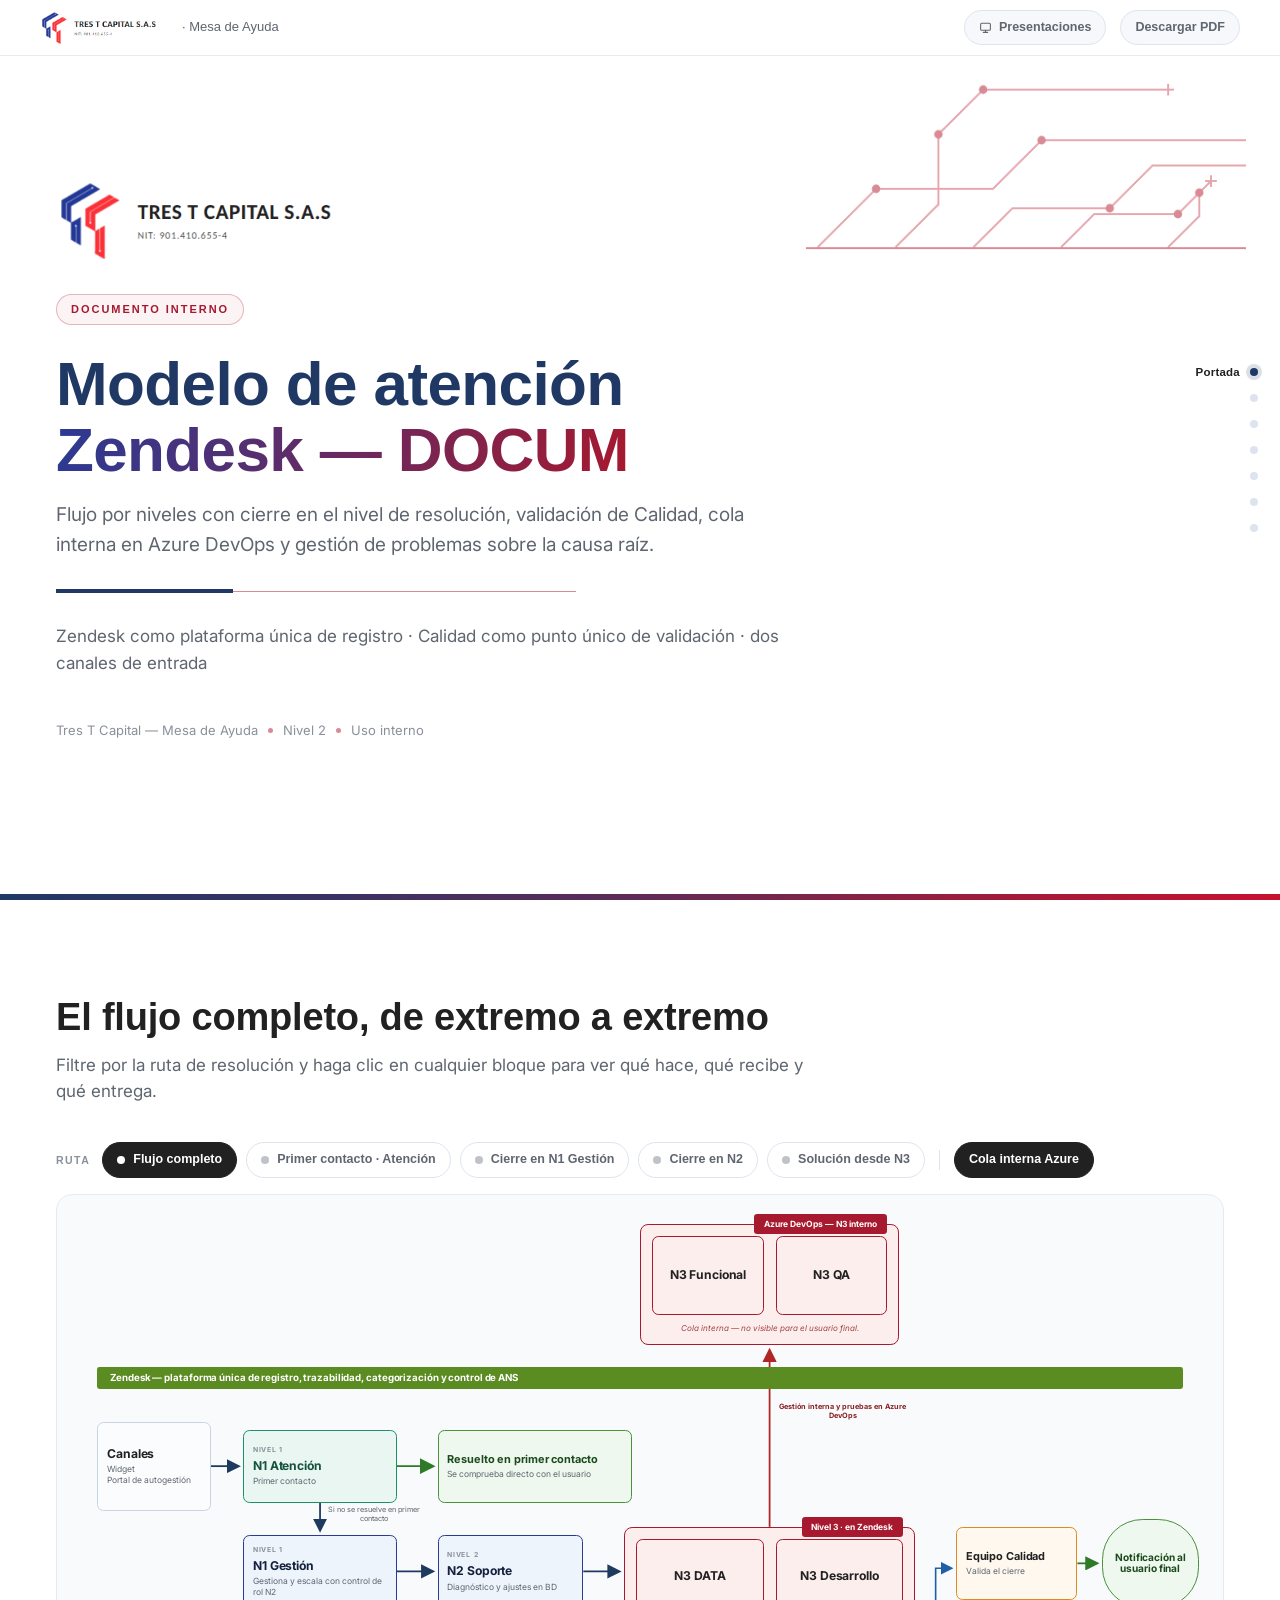
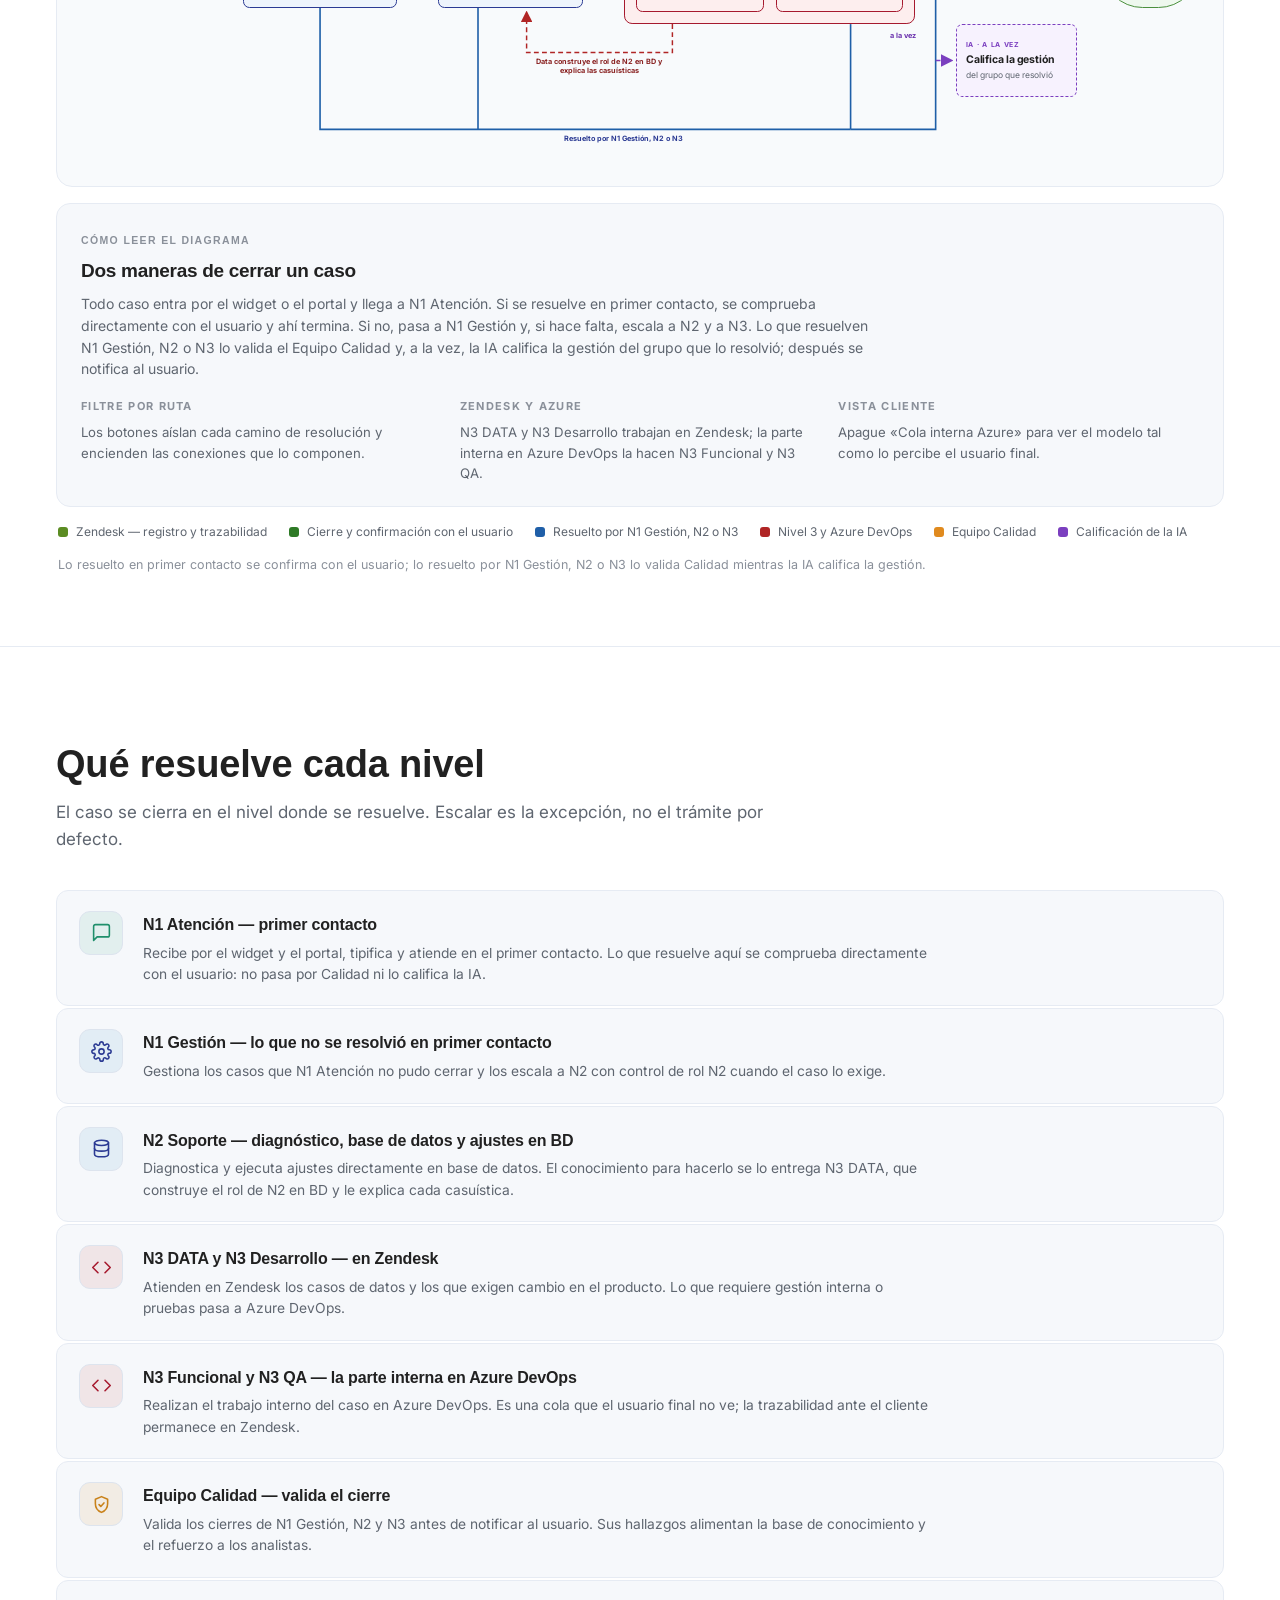
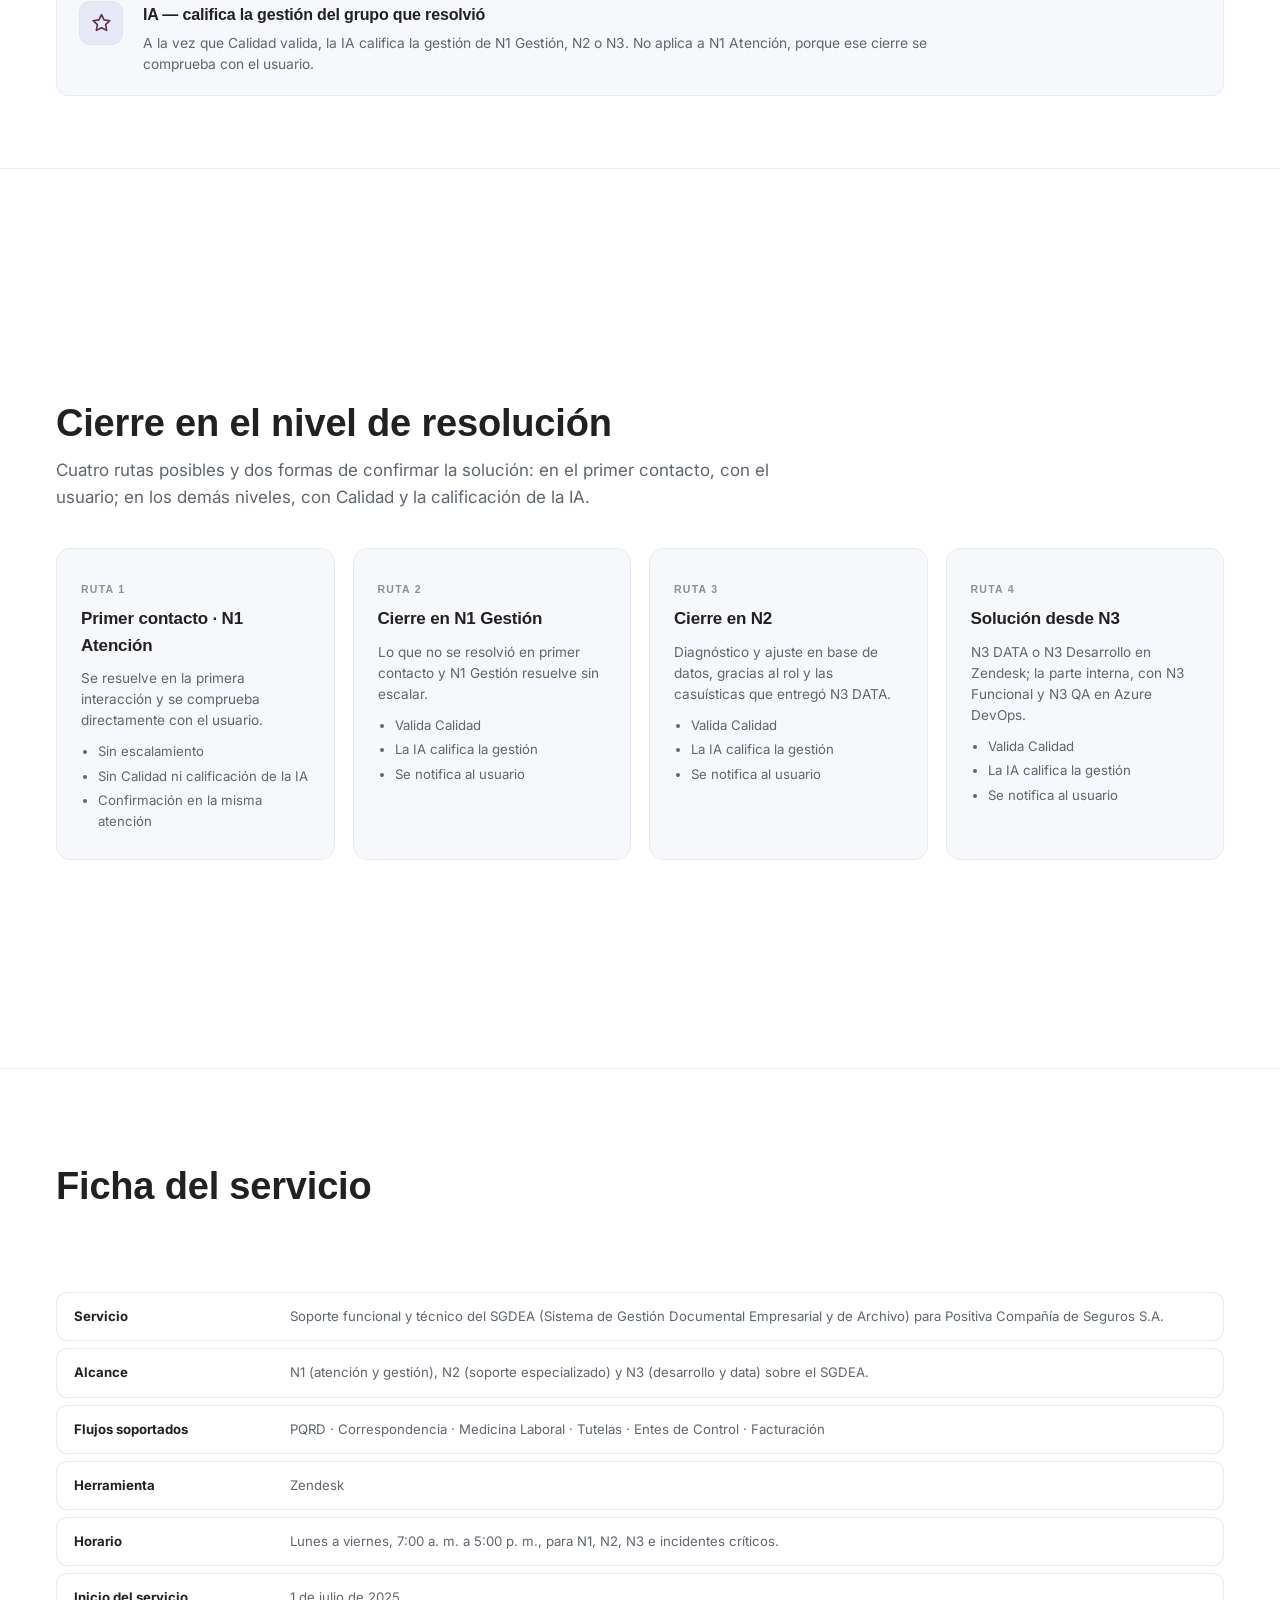
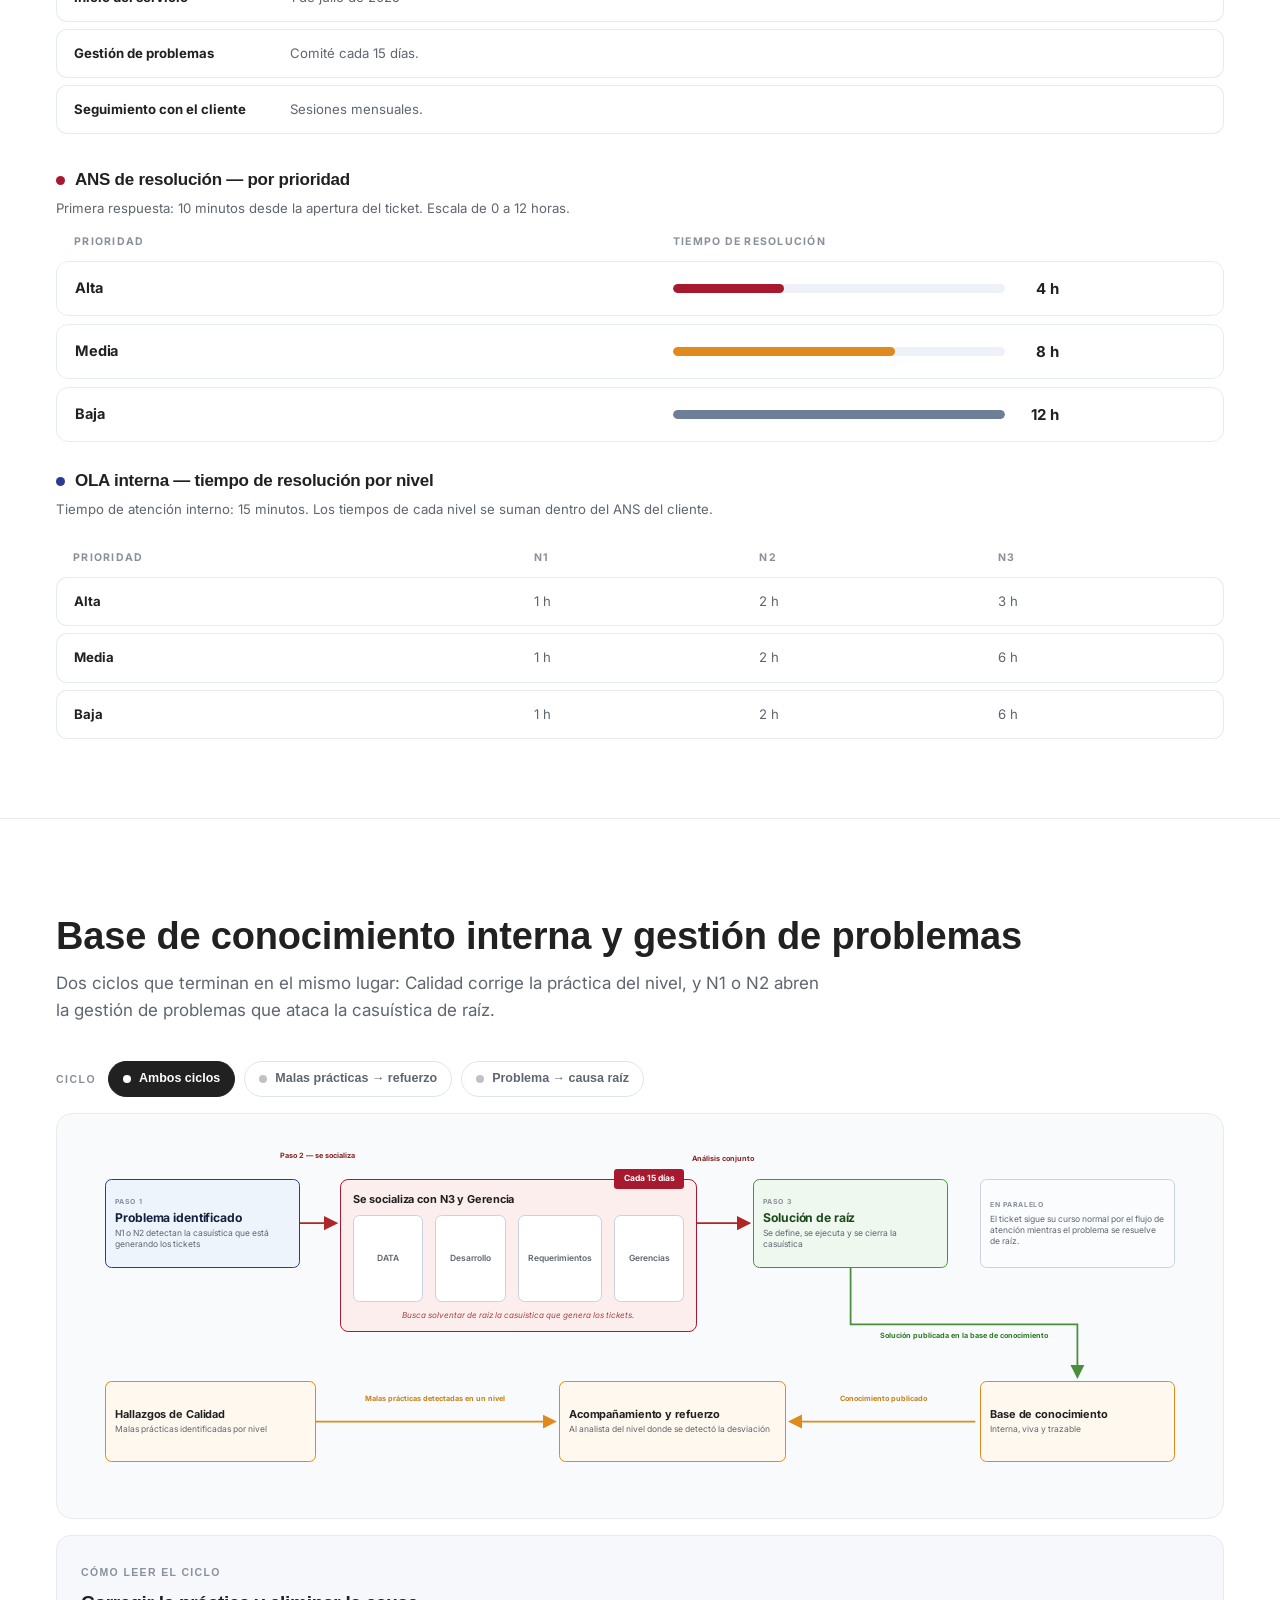
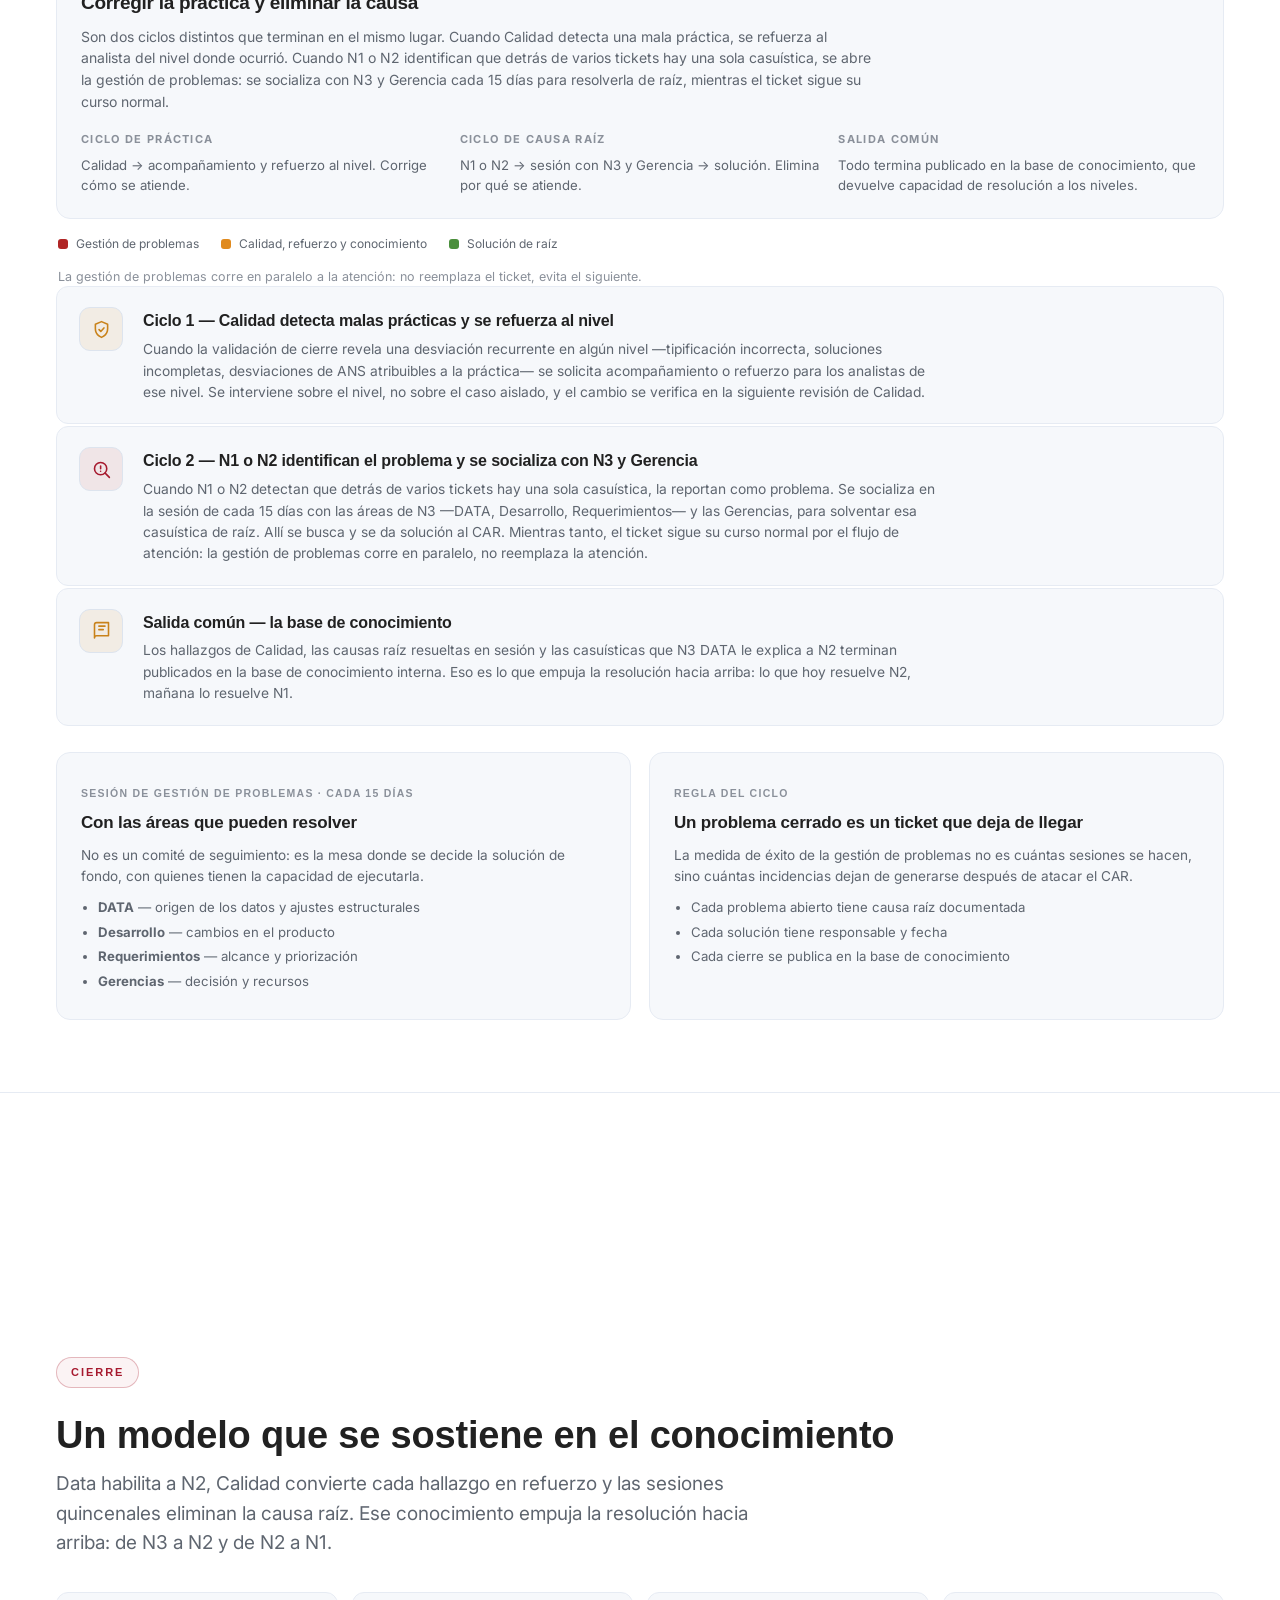
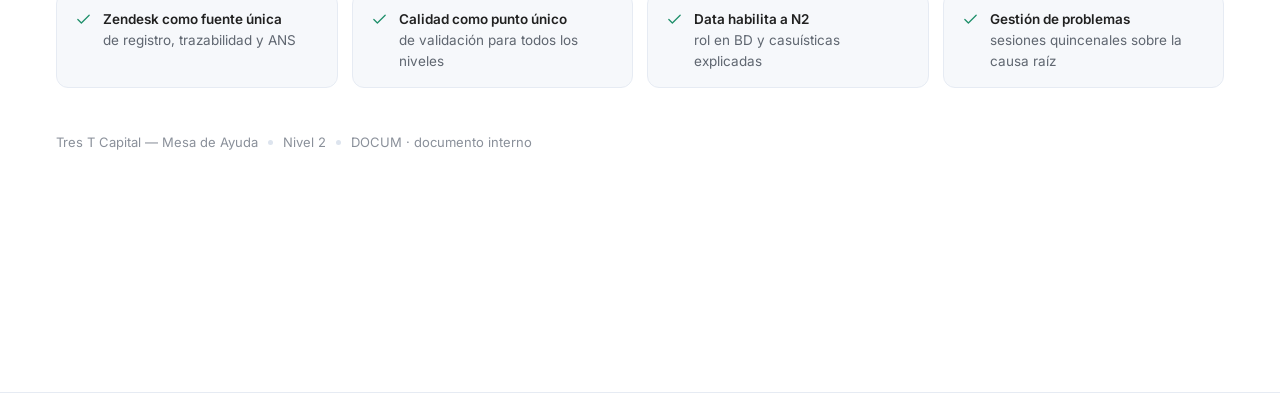
<file: sites/3t/p/docum.html>
<!DOCTYPE html>
<html lang="es">
<head>
<meta charset="utf-8"/>
<meta name="viewport" content="width=device-width, initial-scale=1"/>
<title>Modelo de atención Zendesk — DOCUM | 3T</title>
<meta name="description" content="Modelo de atención DOCUM: flujo por niveles con cierre en el nivel de resolución, validación de Calidad, cola interna en Azure DevOps y gestión de problemas sobre la causa raíz."/>
<meta name="theme-color" content="#ffffff"/>
<meta property="og:title" content="Modelo de atención Zendesk — DOCUM"/>
<meta property="og:description" content="Cierre en el nivel de resolución, Calidad como punto único de validación y gestión de problemas sobre la causa raíz."/>
<meta property="og:type" content="website"/>
<link rel="preconnect" href="https://fonts.googleapis.com"/>
<link rel="preconnect" href="https://fonts.gstatic.com" crossorigin/>
<link href="https://fonts.googleapis.com/css2?family=Inter:wght@400;500;600;700;800&display=swap" rel="stylesheet"/>
<link rel="stylesheet" href="../assets/core.css"/>
</head>
<body data-base="../" data-deck="docum" data-brand="tres-t">
<div class="wrap">

<header class="topbar">
  <div class="brand"><i></i> Tres T Capital <span>· Mesa de Ayuda</span></div>
  <div class="spacer"></div>
  <div class="picker" id="picker"></div>
  <button class="tbtn" data-print type="button">Descargar PDF</button>
  <div class="progress" id="progress"></div>
</header>

<nav class="sidenav" id="sidenav" aria-label="Secciones"></nav>

<!-- 1 · PORTADA -->
<section class="slide" id="portada" data-nav="Portada">
  <div class="inner">
    <span class="eyebrow reveal">Documento interno</span>
    <h1 class="reveal">Modelo de atención<br/><span class="accent">Zendesk — DOCUM</span></h1>
    <p class="lede reveal">Flujo por niveles con cierre en el nivel de resolución, validación de Calidad, cola interna en Azure DevOps y gestión de problemas sobre la causa raíz.</p>
    <div class="rule reveal"></div>
    <p class="sub reveal">Zendesk como plataforma única de registro · Calidad como punto único de validación · dos canales de entrada</p>
    <div class="signoff reveal"><span>Tres T Capital — Mesa de Ayuda</span><i></i><span>Nivel 2</span><i></i><span>Uso interno</span></div>
  </div>
</section>

<!-- 2 · FLUJO INTERACTIVO -->
<section class="slide slide--wide" id="flujo" data-nav="Flujo">
  <div class="inner">
    <div class="section-head">
      <h2 class="reveal">El flujo completo, de extremo a extremo</h2>
      <p class="sub reveal">Filtre por la ruta de resolución y haga clic en cualquier bloque para ver qué hace, qué recibe y qué entrega.</p>
    </div>

    <div class="flow reveal">

      <div class="flow-controls">
        <span class="ctl-label">Ruta</span>
        <button class="fchip" type="button" data-route="all" aria-pressed="true"><i></i>Flujo completo</button>
        <button class="fchip t-teal" type="button" data-route="fc" aria-pressed="false"><i></i>Primer contacto · Atención</button>
        <button class="fchip t-blue" type="button" data-route="g1" aria-pressed="false"><i></i>Cierre en N1 Gestión</button>
        <button class="fchip t-blue" type="button" data-route="n2" aria-pressed="false"><i></i>Cierre en N2</button>
        <button class="fchip t-red" type="button" data-route="n3" aria-pressed="false"><i></i>Solución desde N3</button>
        <span class="ctl-sep"></span>
        <button class="fchip" type="button" data-layer-toggle="azure" aria-pressed="true">Cola interna Azure</button>
      </div>

      <div class="flow-stage">
        <div class="diagram-scroll">
          <div class="flowbox" style="aspect-ratio:1400/690" role="group" aria-label="Diagrama del modelo de atención DOCUM">

            <svg class="flow-edges" viewBox="0 0 1400 690" preserveAspectRatio="xMidYMid meet" aria-hidden="true">
              <defs>
                <marker id="mDk" markerWidth="8" markerHeight="8" refX="6.5" refY="4" orient="auto"><path d="M0,0 L8,4 L0,8 z" fill="#1f3a5f"/></marker>
                <marker id="mBl" markerWidth="8" markerHeight="8" refX="6.5" refY="4" orient="auto"><path d="M0,0 L8,4 L0,8 z" fill="#1f5fa8"/></marker>
                <marker id="mRd" markerWidth="8" markerHeight="8" refX="6.5" refY="4" orient="auto"><path d="M0,0 L8,4 L0,8 z" fill="#b02525"/></marker>
                <marker id="mGr" markerWidth="8" markerHeight="8" refX="6.5" refY="4" orient="auto"><path d="M0,0 L8,4 L0,8 z" fill="#2e7a26"/></marker>
                <marker id="mVi" markerWidth="8" markerHeight="8" refX="6.5" refY="4" orient="auto"><path d="M0,0 L8,4 L0,8 z" fill="#7b3fbf"/></marker>
              </defs>

              <!-- ingreso y primer contacto -->
              <path class="fedge" data-routes="all fc g1 n2 n3" d="M170,315 H204" fill="none" stroke="#1f3a5f" stroke-width="2.2" marker-end="url(#mDk)"/>
              <path class="fedge" data-routes="all fc" d="M400,315 H444" fill="none" stroke="#2e7a26" stroke-width="2.4" marker-end="url(#mGr)"/>
              <path class="fedge" data-routes="all g1 n2 n3" d="M305,360 V394" fill="none" stroke="#1f3a5f" stroke-width="2.2" marker-end="url(#mDk)"/>

              <!-- escalamiento -->
              <path class="fedge" data-routes="all n2 n3" d="M400,445 H444" fill="none" stroke="#1f3a5f" stroke-width="2.2" marker-end="url(#mDk)"/>
              <path class="fedge" data-routes="all n3" d="M630,445 H674" fill="none" stroke="#1f3a5f" stroke-width="2.2" marker-end="url(#mDk)"/>
              <path class="fedge" data-layer="azure" data-routes="all n3" d="M860,390 V172" fill="none" stroke="#b02525" stroke-width="2.2" marker-end="url(#mRd)"/>
              <path class="fedge" data-routes="all n2 n3" d="M740,510 V545 H560 V496" fill="none" stroke="#b02525" stroke-width="1.8" stroke-dasharray="6,4" marker-end="url(#mRd)"/>

              <!-- lo resuelto por Gestión, N2 o N3 va a Calidad y a la IA a la vez -->
              <path class="fedge" data-routes="all g1" d="M305,490 V640 H500" fill="none" stroke="#1f5fa8" stroke-width="2"/>
              <path class="fedge" data-routes="all n2" d="M500,490 V640" fill="none" stroke="#1f5fa8" stroke-width="2"/>
              <path class="fedge" data-routes="all g1 n2" d="M500,640 H960" fill="none" stroke="#1f5fa8" stroke-width="2"/>
              <path class="fedge" data-routes="all n3" d="M960,510 V640" fill="none" stroke="#1f5fa8" stroke-width="2"/>
              <path class="fedge" data-routes="all g1 n2 n3" d="M960,640 H1065 V441 H1084" fill="none" stroke="#1f5fa8" stroke-width="2" marker-end="url(#mBl)"/>
              <path class="fedge" data-routes="all g1 n2 n3" d="M1065,555 H1084" fill="none" stroke="#7b3fbf" stroke-width="2" stroke-dasharray="6,4" marker-end="url(#mVi)"/>
              <path class="fedge" data-routes="all g1 n2 n3" d="M1240,435 H1264" fill="none" stroke="#2e7a26" stroke-width="2.2" marker-end="url(#mGr)"/>
            </svg>

            <!-- Azure DevOps: la parte interna -->
            <div class="fgroup g-red" data-layer="azure" data-routes="all n3" style="--x:700;--y:16;--w:320;--h:150">
              <span class="fgroup-tag">Azure DevOps — N3 interno</span>
              <div class="fgroup-body">
                <button class="fnode n-red is-center" type="button" data-node="n3f" data-routes="all n3"><b>N3 Funcional</b></button>
                <button class="fnode n-red is-center" type="button" data-node="n3qa" data-routes="all n3"><b>N3 QA</b></button>
              </div>
              <p class="fgroup-note">Cola interna — no visible para el usuario final.</p>
            </div>

            <div class="fband" data-routes="all fc g1 n2 n3" style="--x:30;--y:192;--w:1340;--h:28">Zendesk — plataforma única de registro, trazabilidad, categorización y control de ANS</div>

            <button class="fnode n-gray" type="button" data-node="canales" data-routes="all fc g1 n2 n3" style="--x:30;--y:260;--w:140;--h:110">
              <b>Canales</b><span>Widget<br/>Portal de autogestión</span>
            </button>

            <button class="fnode n-teal" type="button" data-node="n1a" data-routes="all fc g1 n2 n3" style="--x:210;--y:270;--w:190;--h:90">
              <em>Nivel 1</em><b>N1 Atención</b><span>Primer contacto</span>
            </button>
            <button class="fnode n-green" type="button" data-node="cierre1c" data-routes="all fc" style="--x:450;--y:270;--w:240;--h:90">
              <b style="font-size:calc(13.5 * var(--u))">Resuelto en primer contacto</b><span>Se comprueba directo con el usuario</span>
            </button>

            <button class="fnode n-blue" type="button" data-node="n1g" data-routes="all g1 n2 n3" style="--x:210;--y:400;--w:190;--h:90">
              <em>Nivel 1</em><b>N1 Gestión</b><span>Gestiona y escala con control de rol N2</span>
            </button>
            <button class="fnode n-blue" type="button" data-node="n2" data-routes="all n2 n3" style="--x:450;--y:400;--w:180;--h:90">
              <em>Nivel 2</em><b>N2 Soporte</b><span>Diagnóstico y ajustes en BD</span>
            </button>

            <div class="fgroup g-red" data-routes="all n2 n3" style="--x:680;--y:390;--w:360;--h:120">
              <span class="fgroup-tag">Nivel 3 · en Zendesk</span>
              <div class="fgroup-body">
                <button class="fnode n-red is-center" type="button" data-node="n3data" data-routes="all n2 n3"><b>N3 DATA</b></button>
                <button class="fnode n-red is-center" type="button" data-node="n3dev" data-routes="all n3"><b>N3 Desarrollo</b></button>
              </div>
            </div>

            <button class="fnode n-amber" type="button" data-node="calidad" data-routes="all g1 n2 n3" style="--x:1090;--y:390;--w:150;--h:90">
              <b style="font-size:calc(13.5 * var(--u))">Equipo Calidad</b><span>Valida el cierre</span>
            </button>
            <button class="fnode n-violet" type="button" data-node="ia" data-routes="all g1 n2 n3" style="--x:1090;--y:510;--w:150;--h:90">
              <em>IA · a la vez</em><b style="font-size:calc(13 * var(--u))">Califica la gestión</b><span>del grupo que resolvió</span>
            </button>
            <button class="fnode n-green n-pill is-center" type="button" data-node="notif" data-routes="all g1 n2 n3" style="--x:1270;--y:380;--w:120;--h:110">
              <b style="font-size:calc(12.5 * var(--u))">Notificación al usuario final</b>
            </button>

            <p class="flabel" data-routes="all g1 n2 n3" style="--x:372;--y:363;--w:130">Si no se resuelve en primer contacto</p>
            <p class="flabel t-red" data-layer="azure" data-routes="all n3" style="--x:950;--y:236;--w:160">Gestión interna y pruebas en Azure DevOps</p>
            <p class="flabel t-red" data-routes="all n2 n3" style="--x:650;--y:551;--w:180">Data construye el rol de N2 en BD y explica las casuísticas</p>
            <p class="flabel t-blue" data-routes="all g1 n2 n3" style="--x:680;--y:646;--w:320">Resuelto por N1 Gestión, N2 o N3</p>
            <p class="flabel t-violet" data-routes="all g1 n2 n3" style="--x:1025;--y:518;--w:70">a la vez</p>

          </div>
        </div>
      </div>

      <p class="scroll-hint">Deslice horizontalmente para ver el diagrama completo →</p>

      <div class="flow-detail">
        <div class="fdetail" data-detail="intro">
          <span class="kicker">Cómo leer el diagrama</span>
          <h3>Dos maneras de cerrar un caso</h3>
          <p>Todo caso entra por el widget o el portal y llega a N1 Atención. Si se resuelve en primer contacto, se comprueba directamente con el usuario y ahí termina. Si no, pasa a N1 Gestión y, si hace falta, escala a N2 y a N3. Lo que resuelven N1 Gestión, N2 o N3 lo valida el Equipo Calidad y, a la vez, la IA califica la gestión del grupo que lo resolvió; después se notifica al usuario.</p>
          <div class="fdetail-cols">
            <div><h4>Filtre por ruta</h4><p>Los botones aíslan cada camino de resolución y encienden las conexiones que lo componen.</p></div>
            <div><h4>Zendesk y Azure</h4><p>N3 DATA y N3 Desarrollo trabajan en Zendesk; la parte interna en Azure DevOps la hacen N3 Funcional y N3 QA.</p></div>
            <div><h4>Vista cliente</h4><p>Apague «Cola interna Azure» para ver el modelo tal como lo percibe el usuario final.</p></div>
          </div>
        </div>

        <div class="fdetail" data-detail="canales" hidden>
          <span class="kicker">Entrada</span>
          <h3>Canales de ingreso</h3>
          <p>El widget de Zendesk y el portal de autogestión. Todo caso queda registrado y categorizado en Zendesk desde el ingreso.</p>
          <div class="fdetail-cols">
            <div><h4>Canales</h4><ul><li>Widget de Zendesk</li><li>Portal de autogestión</li></ul></div>
            <div><h4>Primera respuesta</h4><ul><li>10 minutos desde la apertura del ticket (MOS)</li></ul></div>
          </div>
        </div>

        <div class="fdetail" data-detail="n1a" hidden>
          <span class="kicker">Nivel 1 · Atención</span>
          <h3>N1 Atención — primer contacto</h3>
          <p>Recibe el caso, lo tipifica y lo atiende en el primer contacto. Lo que resuelve aquí no pasa por Calidad ni por la calificación de la IA: la solución se comprueba directamente con el usuario.</p>
          <div class="fdetail-cols">
            <div><h4>Recibe</h4><ul><li>Casos del widget y del portal</li></ul></div>
            <div><h4>Entrega</h4><ul><li>Cierre en primer contacto, comprobado con el usuario</li><li>Lo que no resuelve, hacia N1 Gestión</li></ul></div>
          </div>
        </div>

        <div class="fdetail" data-detail="cierre1c" hidden>
          <span class="kicker">Cierre · primer contacto</span>
          <h3>Se comprueba directo con el usuario</h3>
          <p>Cuando N1 Atención resuelve en el primer contacto, la confirmación ocurre en la misma interacción con el usuario. Por eso este cierre no se notifica por medio de Calidad ni lo califica la IA.</p>
        </div>

        <div class="fdetail" data-detail="n1g" hidden>
          <span class="kicker">Nivel 1 · Gestión</span>
          <h3>N1 Gestión — lo que no se resolvió en primer contacto</h3>
          <p>Toma los casos que N1 Atención no pudo cerrar en el primer contacto. Los gestiona y, cuando el caso lo exige, los escala a N2 con control de rol N2. Lo que resuelve pasa por Calidad y por la calificación de la IA.</p>
          <div class="fdetail-cols">
            <div><h4>Entrega</h4><ul><li>Cierre en N1 Gestión, validado por Calidad</li><li>Escalamiento a N2</li></ul></div>
            <div><h4>OLA interna (MOS)</h4><ul><li>Alta: 1 h · Media: 1 h · Baja: 1 h</li></ul></div>
          </div>
        </div>

        <div class="fdetail" data-detail="n2" hidden>
          <span class="kicker">Nivel 2</span>
          <h3>N2 Soporte — diagnóstico, base de datos y ajustes en BD</h3>
          <p>Recibe el escalamiento con control de rol N2. Diagnostica, consulta y <b>realiza ajustes directamente en base de datos</b>. El conocimiento para hacerlo se lo entrega <b>N3 DATA</b>: construye el rol de N2 en la base de datos y explica cómo resolver cada casuística.</p>
          <div class="fdetail-cols">
            <div><h4>Entrega</h4><ul><li>Cierre en N2 sin escalar a N3</li><li>Casos que exigen a N3 DATA o N3 Desarrollo</li></ul></div>
            <div><h4>OLA interna (MOS)</h4><ul><li>Alta: 2 h · Media: 2 h · Baja: 2 h</li></ul></div>
          </div>
        </div>

        <div class="fdetail" data-detail="n3data" hidden>
          <span class="kicker">Nivel 3 · Zendesk</span>
          <h3>N3 DATA — datos y conocimiento de N2</h3>
          <p>Trabaja en Zendesk. Atiende los casos de datos y, además, <b>construye el rol de N2 en la base de datos y le explica cómo resolver las casuísticas</b>, para que N2 pueda hacer ajustes en BD sin escalar.</p>
          <div class="fdetail-cols">
            <div><h4>Entrega a N2</h4><ul><li>Rol y permisos en base de datos</li><li>Procedimientos por casuística</li></ul></div>
            <div><h4>OLA interna (MOS)</h4><ul><li>Alta: 3 h · Media: 6 h · Baja: 6 h</li></ul></div>
          </div>
        </div>

        <div class="fdetail" data-detail="n3dev" hidden>
          <span class="kicker">Nivel 3 · Zendesk</span>
          <h3>N3 Desarrollo</h3>
          <p>Trabaja en Zendesk los casos que exigen cambio en el producto. Lo que requiere gestión interna o pruebas pasa a Azure DevOps, donde lo trabajan N3 Funcional y N3 QA.</p>
          <div class="fdetail-cols">
            <div><h4>OLA interna (MOS)</h4><ul><li>Alta: 3 h · Media: 6 h · Baja: 6 h</li></ul></div>
          </div>
        </div>

        <div class="fdetail" data-detail="n3f" hidden>
          <span class="kicker">Azure DevOps · interno</span>
          <h3>N3 Funcional</h3>
          <p>Junto con N3 QA, realiza la parte interna del caso en Azure DevOps. Es una cola de trabajo que el usuario final no ve: la trazabilidad ante el cliente sigue en Zendesk.</p>
        </div>

        <div class="fdetail" data-detail="n3qa" hidden>
          <span class="kicker">Azure DevOps · interno</span>
          <h3>N3 QA</h3>
          <p>Junto con N3 Funcional, realiza la parte interna en Azure DevOps: verifica la solución antes de devolverla al flujo. Es control técnico interno, distinto de la validación de cierre del Equipo Calidad.</p>
        </div>

        <div class="fdetail" data-detail="calidad" hidden>
          <span class="kicker">Control</span>
          <h3>Equipo Calidad — valida el cierre</h3>
          <p>Valida los cierres de N1 Gestión, N2 y N3 antes de notificar al usuario. Verifica solución, tipificación y ANS; si algo no cumple, el caso vuelve al nivel que lo trabajó. Los cierres de N1 Atención en primer contacto no pasan por aquí.</p>
          <div class="fdetail-cols">
            <div><h4>Valida</h4><ul><li>Que la solución responda a lo solicitado</li><li>Tipificación y categorización</li><li>Cumplimiento de ANS</li></ul></div>
            <div><h4>Produce</h4><ul><li>Autorización para notificar</li><li>Reproceso cuando algo falla</li><li>Hallazgos de malas prácticas por nivel</li></ul></div>
          </div>
        </div>

        <div class="fdetail" data-detail="ia" hidden>
          <span class="kicker">IA · en paralelo a Calidad</span>
          <h3>La IA califica la gestión del grupo que resolvió</h3>
          <p>Al mismo tiempo que Calidad valida el cierre, la IA califica la gestión del grupo que resolvió el caso: N1 Gestión, N2 o N3. No aplica a N1 Atención, porque lo resuelto en primer contacto se comprueba directamente con el usuario.</p>
          <div class="fdetail-cols">
            <div><h4>Califica</h4><ul><li>N1 Gestión</li><li>N2 Soporte</li><li>N3</li></ul></div>
            <div><h4>No califica</h4><ul><li>N1 Atención en primer contacto</li></ul></div>
          </div>
        </div>

        <div class="fdetail" data-detail="notif" hidden>
          <span class="kicker">Salida</span>
          <h3>Notificación al usuario final</h3>
          <p>Para los casos resueltos por N1 Gestión, N2 o N3, el usuario se notifica cuando Calidad valida el cierre. Los resueltos en primer contacto ya quedaron confirmados con el usuario en la misma atención.</p>
        </div>
      </div>

      <ul class="flegend">
        <li><i style="background:#5b8c22"></i>Zendesk — registro y trazabilidad</li>
        <li><i style="background:#2e7a26"></i>Cierre y confirmación con el usuario</li>
        <li><i style="background:#1f5fa8"></i>Resuelto por N1 Gestión, N2 o N3</li>
        <li><i style="background:#b02525"></i>Nivel 3 y Azure DevOps</li>
        <li><i style="background:#e08a1e"></i>Equipo Calidad</li>
        <li><i style="background:#7b3fbf"></i>Calificación de la IA</li>
      </ul>
      <p class="figcap">Lo resuelto en primer contacto se confirma con el usuario; lo resuelto por N1 Gestión, N2 o N3 lo valida Calidad mientras la IA califica la gestión.</p>
    </div>
  </div>
</section>

<!-- 3 · NIVELES -->
<section class="slide" id="niveles" data-nav="Niveles">
  <div class="inner">
    <div class="section-head">
      <h2 class="reveal">Qué resuelve cada nivel</h2>
      <p class="sub reveal">El caso se cierra en el nivel donde se resuelve. Escalar es la excepción, no el trámite por defecto.</p>
    </div>
    <ul class="rows">
      <li class="row reveal">
        <span class="row-ico tone-teal"><svg viewBox="0 0 24 24" fill="none" stroke="currentColor" stroke-width="1.8" stroke-linecap="round" stroke-linejoin="round" aria-hidden="true"><path d="M21 15a2 2 0 0 1-2 2H7l-4 4V5a2 2 0 0 1 2-2h14a2 2 0 0 1 2 2z"/></svg></span>
        <div class="row-body">
          <h3>N1 Atención — primer contacto</h3>
          <p>Recibe por el widget y el portal, tipifica y atiende en el primer contacto. Lo que resuelve aquí se comprueba directamente con el usuario: no pasa por Calidad ni lo califica la IA.</p>
        </div>
      </li>
      <li class="row reveal">
        <span class="row-ico tone-blue"><svg viewBox="0 0 24 24" fill="none" stroke="currentColor" stroke-width="1.8" stroke-linecap="round" stroke-linejoin="round" aria-hidden="true"><circle cx="12" cy="12" r="3"/><path d="M19.4 15a1.7 1.7 0 0 0 .3 1.8l.1.1a2 2 0 1 1-2.8 2.8l-.1-.1a1.7 1.7 0 0 0-1.8-.3 1.7 1.7 0 0 0-1 1.5V21a2 2 0 1 1-4 0v-.1a1.7 1.7 0 0 0-1.1-1.5 1.7 1.7 0 0 0-1.8.3l-.1.1a2 2 0 1 1-2.8-2.8l.1-.1a1.7 1.7 0 0 0 .3-1.8 1.7 1.7 0 0 0-1.5-1H3a2 2 0 1 1 0-4h.1a1.7 1.7 0 0 0 1.5-1.1 1.7 1.7 0 0 0-.3-1.8l-.1-.1a2 2 0 1 1 2.8-2.8l.1.1a1.7 1.7 0 0 0 1.8.3H9a1.7 1.7 0 0 0 1-1.5V3a2 2 0 1 1 4 0v.1a1.7 1.7 0 0 0 1 1.5 1.7 1.7 0 0 0 1.8-.3l.1-.1a2 2 0 1 1 2.8 2.8l-.1.1a1.7 1.7 0 0 0-.3 1.8V9a1.7 1.7 0 0 0 1.5 1H21a2 2 0 1 1 0 4h-.1a1.7 1.7 0 0 0-1.5 1z"/></svg></span>
        <div class="row-body">
          <h3>N1 Gestión — lo que no se resolvió en primer contacto</h3>
          <p>Gestiona los casos que N1 Atención no pudo cerrar y los escala a N2 con control de rol N2 cuando el caso lo exige.</p>
        </div>
      </li>
      <li class="row reveal">
        <span class="row-ico tone-blue"><svg viewBox="0 0 24 24" fill="none" stroke="currentColor" stroke-width="1.8" stroke-linecap="round" stroke-linejoin="round" aria-hidden="true"><ellipse cx="12" cy="5.5" rx="8" ry="3"/><path d="M4 5.5v13c0 1.7 3.6 3 8 3s8-1.3 8-3v-13"/><path d="M4 12c0 1.7 3.6 3 8 3s8-1.3 8-3"/></svg></span>
        <div class="row-body">
          <h3>N2 Soporte — diagnóstico, base de datos y ajustes en BD</h3>
          <p>Diagnostica y ejecuta ajustes directamente en base de datos. El conocimiento para hacerlo se lo entrega N3 DATA, que construye el rol de N2 en BD y le explica cada casuística.</p>
        </div>
      </li>
      <li class="row reveal">
        <span class="row-ico tone-red"><svg viewBox="0 0 24 24" fill="none" stroke="currentColor" stroke-width="1.8" stroke-linecap="round" stroke-linejoin="round" aria-hidden="true"><path d="M16 18l6-6-6-6"/><path d="M8 6l-6 6 6 6"/></svg></span>
        <div class="row-body">
          <h3>N3 DATA y N3 Desarrollo — en Zendesk</h3>
          <p>Atienden en Zendesk los casos de datos y los que exigen cambio en el producto. Lo que requiere gestión interna o pruebas pasa a Azure DevOps.</p>
        </div>
      </li>
      <li class="row reveal">
        <span class="row-ico tone-red"><svg viewBox="0 0 24 24" fill="none" stroke="currentColor" stroke-width="1.8" stroke-linecap="round" stroke-linejoin="round" aria-hidden="true"><path d="M16 18l6-6-6-6"/><path d="M8 6l-6 6 6 6"/></svg></span>
        <div class="row-body">
          <h3>N3 Funcional y N3 QA — la parte interna en Azure DevOps</h3>
          <p>Realizan el trabajo interno del caso en Azure DevOps. Es una cola que el usuario final no ve; la trazabilidad ante el cliente permanece en Zendesk.</p>
        </div>
      </li>
      <li class="row reveal">
        <span class="row-ico tone-amber"><svg viewBox="0 0 24 24" fill="none" stroke="currentColor" stroke-width="1.8" stroke-linecap="round" stroke-linejoin="round" aria-hidden="true"><path d="M12 3l7 3v5c0 4.6-3 8.3-7 10-4-1.7-7-5.4-7-10V6z"/><path d="M9.2 12.2l2 2 3.6-4"/></svg></span>
        <div class="row-body">
          <h3>Equipo Calidad — valida el cierre</h3>
          <p>Valida los cierres de N1 Gestión, N2 y N3 antes de notificar al usuario. Sus hallazgos alimentan la base de conocimiento y el refuerzo a los analistas.</p>
        </div>
      </li>
      <li class="row reveal">
        <span class="row-ico tone-violet"><svg viewBox="0 0 24 24" fill="none" stroke="currentColor" stroke-width="1.8" stroke-linecap="round" stroke-linejoin="round" aria-hidden="true"><path d="M12 3l2.9 6 6.6.9-4.8 4.6 1.2 6.5L12 18l-5.9 3 1.2-6.5L2.5 9.9 9.1 9z"/></svg></span>
        <div class="row-body">
          <h3>IA — califica la gestión del grupo que resolvió</h3>
          <p>A la vez que Calidad valida, la IA califica la gestión de N1 Gestión, N2 o N3. No aplica a N1 Atención, porque ese cierre se comprueba con el usuario.</p>
        </div>
      </li>
    </ul>
  </div>
</section>

<!-- 4 · CIERRES -->
<section class="slide" id="cierres" data-nav="Cierres">
  <div class="inner">
    <div class="section-head">
      <h2 class="reveal">Cierre en el nivel de resolución</h2>
      <p class="sub reveal">Cuatro rutas posibles y dos formas de confirmar la solución: en el primer contacto, con el usuario; en los demás niveles, con Calidad y la calificación de la IA.</p>
    </div>
    <div class="grid">
      <article class="card reveal tone-teal">
        <span class="kicker">Ruta 1</span>
        <h3>Primer contacto · N1 Atención</h3>
        <p>Se resuelve en la primera interacción y se comprueba directamente con el usuario.</p>
        <ul><li>Sin escalamiento</li><li>Sin Calidad ni calificación de la IA</li><li>Confirmación en la misma atención</li></ul>
      </article>
      <article class="card reveal tone-blue">
        <span class="kicker">Ruta 2</span>
        <h3>Cierre en N1 Gestión</h3>
        <p>Lo que no se resolvió en primer contacto y N1 Gestión resuelve sin escalar.</p>
        <ul><li>Valida Calidad</li><li>La IA califica la gestión</li><li>Se notifica al usuario</li></ul>
      </article>
      <article class="card reveal tone-blue">
        <span class="kicker">Ruta 3</span>
        <h3>Cierre en N2</h3>
        <p>Diagnóstico y ajuste en base de datos, gracias al rol y las casuísticas que entregó N3 DATA.</p>
        <ul><li>Valida Calidad</li><li>La IA califica la gestión</li><li>Se notifica al usuario</li></ul>
      </article>
      <article class="card reveal tone-red">
        <span class="kicker">Ruta 4</span>
        <h3>Solución desde N3</h3>
        <p>N3 DATA o N3 Desarrollo en Zendesk; la parte interna, con N3 Funcional y N3 QA en Azure DevOps.</p>
        <ul><li>Valida Calidad</li><li>La IA califica la gestión</li><li>Se notifica al usuario</li></ul>
      </article>
    </div>
  </div>
</section>

<!-- 5 · FICHA DEL SERVICIO -->
<section class="slide" id="servicio" data-nav="Ficha del servicio">
  <div class="inner">
    <div class="section-head">
      <h2 class="reveal">Ficha del servicio</h2>
      <p class="sub reveal">Condiciones del servicio DOCUM según el Manual Operativo del Servicio (MOS).</p>
    </div>

    <div class="tbl-wrap reveal">
      <table class="tbl">
        <tbody>
          <tr><td>Servicio</td><td>Soporte funcional y técnico del SGDEA (Sistema de Gestión Documental Empresarial y de Archivo) para Positiva Compañía de Seguros S.A.</td></tr>
          <tr><td>Alcance</td><td>N1 (atención y gestión), N2 (soporte especializado) y N3 (desarrollo y data) sobre el SGDEA.</td></tr>
          <tr><td>Flujos soportados</td><td>PQRD · Correspondencia · Medicina Laboral · Tutelas · Entes de Control · Facturación</td></tr>
          <tr><td>Herramienta</td><td>Zendesk</td></tr>
          <tr><td>Horario</td><td>Lunes a viernes, 7:00 a. m. a 5:00 p. m., para N1, N2, N3 e incidentes críticos.</td></tr>
          <tr><td>Inicio del servicio</td><td>1 de julio de 2025</td></tr>
          <tr><td>Gestión de problemas</td><td>Comité cada 15 días.</td></tr>
          <tr><td>Seguimiento con el cliente</td><td>Sesiones mensuales.</td></tr>
        </tbody>
      </table>
    </div>

    <div class="ans-block reveal">
      <h3><i style="background:var(--red)"></i>ANS de resolución — por prioridad</h3>
      <p>Primera respuesta: 10 minutos desde la apertura del ticket. Escala de 0 a 12 horas.</p>
      <div class="ans-cols"><span>Prioridad</span><span>Tiempo de resolución</span><span></span></div>
      <ul class="ans">
        <li class="ans-row t-red"><div class="ans-head"><b>Alta</b></div><div class="ans-metric"><span class="ans-bar"><i style="--p:33.3%"></i></span><b class="ans-val">4 h</b></div><span></span></li>
        <li class="ans-row t-amber"><div class="ans-head"><b>Media</b></div><div class="ans-metric"><span class="ans-bar"><i style="--p:66.7%"></i></span><b class="ans-val">8 h</b></div><span></span></li>
        <li class="ans-row t-steel"><div class="ans-head"><b>Baja</b></div><div class="ans-metric"><span class="ans-bar"><i style="--p:100%"></i></span><b class="ans-val">12 h</b></div><span></span></li>
      </ul>
    </div>

    <div class="ans-block reveal">
      <h3><i style="background:var(--blue)"></i>OLA interna — tiempo de resolución por nivel</h3>
      <p>Tiempo de atención interno: 15 minutos. Los tiempos de cada nivel se suman dentro del ANS del cliente.</p>
      <div class="tbl-wrap">
        <table class="tbl">
          <thead><tr><th>Prioridad</th><th>N1</th><th>N2</th><th>N3</th></tr></thead>
          <tbody>
            <tr><td>Alta</td><td>1 h</td><td>2 h</td><td>3 h</td></tr>
            <tr><td>Media</td><td>1 h</td><td>2 h</td><td>6 h</td></tr>
            <tr><td>Baja</td><td>1 h</td><td>2 h</td><td>6 h</td></tr>
          </tbody>
        </table>
      </div>
    </div>
  </div>
</section>

<!-- 6 · CONOCIMIENTO Y PROBLEMAS -->
<section class="slide slide--wide" id="conocimiento" data-nav="Conocimiento">
  <div class="inner">
    <div class="section-head">
      <h2 class="reveal">Base de conocimiento interna y gestión de problemas</h2>
      <p class="sub reveal">Dos ciclos que terminan en el mismo lugar: Calidad corrige la práctica del nivel, y N1 o N2 abren la gestión de problemas que ataca la casuística de raíz.</p>
    </div>

    <div class="flow reveal">
      <div class="flow-controls">
        <span class="ctl-label">Ciclo</span>
        <button class="fchip" type="button" data-route="all" aria-pressed="true"><i></i>Ambos ciclos</button>
        <button class="fchip t-amber" type="button" data-route="prac" aria-pressed="false"><i></i>Malas prácticas → refuerzo</button>
        <button class="fchip t-red" type="button" data-route="prob" aria-pressed="false"><i></i>Problema → causa raíz</button>
      </div>

      <div class="flow-stage">
        <div class="diagram-scroll">
          <div class="flowbox" style="aspect-ratio:1400/460" role="group" aria-label="Ciclo de conocimiento y gestión de problemas de DOCUM">

            <svg class="flow-edges" viewBox="0 0 1400 460" preserveAspectRatio="xMidYMid meet" aria-hidden="true">
              <defs>
                <marker id="kAm" markerWidth="8" markerHeight="8" refX="6.5" refY="4" orient="auto"><path d="M0,0 L8,4 L0,8 z" fill="#e08a1e"/></marker>
                <marker id="kRd" markerWidth="8" markerHeight="8" refX="6.5" refY="4" orient="auto"><path d="M0,0 L8,4 L0,8 z" fill="#b02525"/></marker>
                <marker id="kGr" markerWidth="8" markerHeight="8" refX="6.5" refY="4" orient="auto"><path d="M0,0 L8,4 L0,8 z" fill="#4a8f3c"/></marker>
              </defs>
              <path class="fedge" data-routes="all prob" d="M280,115 H324" fill="none" stroke="#b02525" stroke-width="2.2" marker-end="url(#kRd)"/>
              <path class="fedge" data-routes="all prob" d="M770,115 H834" fill="none" stroke="#b02525" stroke-width="2.2" marker-end="url(#kRd)"/>
              <path class="fedge" data-routes="all prob" d="M960,170 V240 H1240 V304" fill="none" stroke="#4a8f3c" stroke-width="2.2" marker-end="url(#kGr)"/>
              <path class="fedge" data-routes="all prac prob" d="M1114,360 H886" fill="none" stroke="#e08a1e" stroke-width="2.2" marker-end="url(#kAm)"/>
              <path class="fedge" data-routes="all prac" d="M300,360 H594" fill="none" stroke="#e08a1e" stroke-width="2.2" marker-end="url(#kAm)"/>
            </svg>

            <button class="fnode n-blue" type="button" data-node="k-origen" data-routes="all prob" style="--x:40;--y:60;--w:240;--h:110">
              <em>Paso 1</em><b>Problema identificado</b><span>N1 o N2 detectan la casuística que está generando los tickets</span>
            </button>

            <div class="fgroup g-red" data-routes="all prob" style="--x:330;--y:60;--w:440;--h:190">
              <span class="fgroup-tag">Cada 15 días</span>
              <p class="fgroup-title">Se socializa con N3 y Gerencia</p>
              <div class="fgroup-body">
                <div class="fbox n-plain is-center"><span style="font-weight:600">DATA</span></div>
                <div class="fbox n-plain is-center"><span style="font-weight:600">Desarrollo</span></div>
                <div class="fbox n-plain is-center"><span style="font-weight:600">Requerimientos</span></div>
                <div class="fbox n-plain is-center"><span style="font-weight:600">Gerencias</span></div>
              </div>
              <p class="fgroup-note">Busca solventar de raíz la casuística que genera los tickets.</p>
            </div>

            <button class="fnode n-green" type="button" data-node="k-solucion" data-routes="all prob" style="--x:840;--y:60;--w:240;--h:110">
              <em>Paso 3</em><b>Solución de raíz</b><span>Se define, se ejecuta y se cierra la casuística</span>
            </button>

            <div class="fbox n-gray" data-routes="all prob" style="--x:1120;--y:60;--w:240;--h:110">
              <em>En paralelo</em><span>El ticket sigue su curso normal por el flujo de atención mientras el problema se resuelve de raíz.</span>
            </div>

            <button class="fnode n-amber" type="button" data-node="k-calidad" data-routes="all prac" style="--x:40;--y:310;--w:260;--h:100">
              <b style="font-size:calc(13.5 * var(--u))">Hallazgos de Calidad</b><span>Malas prácticas identificadas por nivel</span>
            </button>

            <button class="fnode n-amber" type="button" data-node="k-refuerzo" data-routes="all prac prob" style="--x:600;--y:310;--w:280;--h:100">
              <b style="font-size:calc(13.5 * var(--u))">Acompañamiento y refuerzo</b><span>Al analista del nivel donde se detectó la desviación</span>
            </button>

            <button class="fnode n-amber" type="button" data-node="k-kb" data-routes="all prac prob" style="--x:1120;--y:310;--w:240;--h:100">
              <b style="font-size:calc(13.5 * var(--u))">Base de conocimiento</b><span>Interna, viva y trazable</span>
            </button>

            <p class="flabel t-red" data-routes="all prob" style="--x:302;--y:26;--w:150">Paso 2 — se socializa</p>
            <p class="flabel t-red" data-routes="all prob" style="--x:802;--y:30;--w:130">Análisis conjunto</p>
            <p class="flabel t-green" data-routes="all prob" style="--x:1100;--y:248;--w:210">Solución publicada en la base de conocimiento</p>
            <p class="flabel t-amber" data-routes="all prac prob" style="--x:1000;--y:326;--w:210">Conocimiento publicado</p>
            <p class="flabel t-amber" data-routes="all prac" style="--x:447;--y:326;--w:280">Malas prácticas detectadas en un nivel</p>
          </div>
        </div>
      </div>

      <p class="scroll-hint">Deslice horizontalmente para ver el diagrama completo →</p>

      <div class="flow-detail">
        <div class="fdetail" data-detail="intro">
          <span class="kicker">Cómo leer el ciclo</span>
          <h3>Corregir la práctica y eliminar la causa</h3>
          <p>Son dos ciclos distintos que terminan en el mismo lugar. Cuando Calidad detecta una mala práctica, se refuerza al analista del nivel donde ocurrió. Cuando N1 o N2 identifican que detrás de varios tickets hay una sola casuística, se abre la gestión de problemas: se socializa con N3 y Gerencia cada 15 días para resolverla de raíz, mientras el ticket sigue su curso normal.</p>
          <div class="fdetail-cols">
            <div><h4>Ciclo de práctica</h4><p>Calidad → acompañamiento y refuerzo al nivel. Corrige cómo se atiende.</p></div>
            <div><h4>Ciclo de causa raíz</h4><p>N1 o N2 → sesión con N3 y Gerencia → solución. Elimina por qué se atiende.</p></div>
            <div><h4>Salida común</h4><p>Todo termina publicado en la base de conocimiento, que devuelve capacidad de resolución a los niveles.</p></div>
          </div>
        </div>

        <div class="fdetail" data-detail="k-origen" hidden>
          <span class="kicker">Gestión de problemas · paso 1</span>
          <h3>El problema lo identifica N1 o N2</h3>
          <p>Quien atiende es quien primero ve el patrón: la misma falla que vuelve con distinto nombre. Cuando N1 o N2 identifican que detrás de varios tickets hay una sola casuística, la reportan como problema — sin detener la atención del ticket que tienen en curso.</p>
          <div class="fdetail-cols">
            <div><h4>Qué se reporta</h4><ul><li>La casuística que se repite</li><li>Los tickets que la evidencian</li></ul></div>
            <div><h4>A dónde va</h4><ul><li>A la sesión con N3 y Gerencia</li></ul></div>
          </div>
        </div>

        <div class="fdetail" data-detail="k-solucion" hidden>
          <span class="kicker">Gestión de problemas · paso 3</span>
          <h3>Solución de raíz de la casuística</h3>
          <p>En la sesión se identifica el origen —el CAR— y se define la solución de fondo con responsable y fecha. Se ejecuta, se cierra la casuística y el resultado se publica en la base de conocimiento. Un problema cerrado es un ticket que deja de llegar.</p>
          <div class="fdetail-cols">
            <div><h4>Se analiza</h4><ul><li>Qué origina los tickets recurrentes</li><li>Origen técnico, funcional o de data</li><li>Impacto en el usuario y en el ANS</li></ul></div>
            <div><h4>Produce</h4><ul><li>Causa raíz documentada</li><li>Solución con responsable y fecha</li><li>Publicación en la base de conocimiento</li></ul></div>
          </div>
        </div>

        <div class="fdetail" data-detail="k-calidad" hidden>
          <span class="kicker">Ciclo de mejora · origen</span>
          <h3>Hallazgos de Calidad — malas prácticas por nivel</h3>
          <p>La validación de cierre no solo aprueba o devuelve casos: deja evidencia de cómo se está atendiendo. Cuando Calidad detecta una desviación recurrente en un nivel, solicita acompañamiento o refuerzo para los analistas de ese nivel.</p>
          <div class="fdetail-cols">
            <div><h4>Detecta</h4><ul><li>Tipificación incorrecta</li><li>Soluciones incompletas o mal comunicadas</li><li>Desviaciones de ANS atribuibles a la práctica</li></ul></div>
            <div><h4>Solicita</h4><ul><li>Acompañamiento al analista</li><li>Refuerzo formal al nivel</li></ul></div>
          </div>
        </div>

        <div class="fdetail" data-detail="k-refuerzo" hidden>
          <span class="kicker">Ciclo de mejora · salida</span>
          <h3>Acompañamiento y refuerzo al nivel</h3>
          <p>Se interviene sobre el nivel donde se detectó la desviación, no sobre el caso aislado. El refuerzo es dirigido: se explica qué se hizo mal, se acompaña la atención siguiente y se verifica el cambio en la próxima revisión de Calidad.</p>
          <div class="fdetail-cols">
            <div><h4>Formas</h4><ul><li>Acompañamiento en la atención</li><li>Refuerzo sobre la casuística específica</li><li>Material publicado en la base de conocimiento</li></ul></div>
            <div><h4>Se verifica</h4><ul><li>En la siguiente validación de Calidad</li></ul></div>
          </div>
        </div>

        <div class="fdetail" data-detail="k-kb" hidden>
          <span class="kicker">Salida común</span>
          <h3>Base de conocimiento — interna, viva y trazable</h3>
          <p>Recibe los hallazgos de Calidad y las casuísticas resueltas de raíz, y los devuelve como capacidad de resolución. Es lo que empuja la resolución un nivel hacia arriba: lo que hoy resuelve N2, mañana lo resuelve N1.</p>
          <div class="fdetail-cols">
            <div><h4>Se alimenta de</h4><ul><li>Hallazgos y reprocesos de Calidad</li><li>Casuísticas resueltas en la gestión de problemas</li></ul></div>
            <div><h4>Habilita</h4><ul><li>Resolución en primer contacto en N1</li><li>El refuerzo dirigido al nivel</li></ul></div>
          </div>
        </div>
      </div>

      <ul class="flegend">
        <li><i style="background:#b02525"></i>Gestión de problemas</li>
        <li><i style="background:#e08a1e"></i>Calidad, refuerzo y conocimiento</li>
        <li><i style="background:#4a8f3c"></i>Solución de raíz</li>
      </ul>
      <p class="figcap">La gestión de problemas corre en paralelo a la atención: no reemplaza el ticket, evita el siguiente.</p>
    </div>

    <ul class="rows">
      <li class="row reveal">
        <span class="row-ico tone-amber"><svg viewBox="0 0 24 24" fill="none" stroke="currentColor" stroke-width="1.8" stroke-linecap="round" stroke-linejoin="round" aria-hidden="true"><path d="M12 3l7 3v5c0 4.6-3 8.3-7 10-4-1.7-7-5.4-7-10V6z"/><path d="M9.2 12.2l2 2 3.6-4"/></svg></span>
        <div class="row-body">
          <h3>Ciclo 1 — Calidad detecta malas prácticas y se refuerza al nivel</h3>
          <p>Cuando la validación de cierre revela una desviación recurrente en algún nivel —tipificación incorrecta, soluciones incompletas, desviaciones de ANS atribuibles a la práctica— se solicita acompañamiento o refuerzo para los analistas de ese nivel. Se interviene sobre el nivel, no sobre el caso aislado, y el cambio se verifica en la siguiente revisión de Calidad.</p>
        </div>
      </li>
      <li class="row reveal">
        <span class="row-ico tone-red"><svg viewBox="0 0 24 24" fill="none" stroke="currentColor" stroke-width="1.8" stroke-linecap="round" stroke-linejoin="round" aria-hidden="true"><circle cx="11" cy="11" r="7"/><path d="M16.2 16.2L21 21"/><path d="M11 8v3M11 14h.01"/></svg></span>
        <div class="row-body">
          <h3>Ciclo 2 — N1 o N2 identifican el problema y se socializa con N3 y Gerencia</h3>
          <p>Cuando N1 o N2 detectan que detrás de varios tickets hay una sola casuística, la reportan como problema. Se socializa en la sesión de cada 15 días con las áreas de N3 —DATA, Desarrollo, Requerimientos— y las Gerencias, para solventar esa casuística de raíz. Allí se busca y se da solución al CAR. Mientras tanto, el ticket sigue su curso normal por el flujo de atención: la gestión de problemas corre en paralelo, no reemplaza la atención.</p>
        </div>
      </li>
      <li class="row reveal">
        <span class="row-ico tone-amber"><svg viewBox="0 0 24 24" fill="none" stroke="currentColor" stroke-width="1.8" stroke-linecap="round" stroke-linejoin="round" aria-hidden="true"><path d="M4 5.5A2.5 2.5 0 0 1 6.5 3H20v15H6.5A2.5 2.5 0 0 0 4 20.5z"/><path d="M9 7h7M9 11h5"/></svg></span>
        <div class="row-body">
          <h3>Salida común — la base de conocimiento</h3>
          <p>Los hallazgos de Calidad, las causas raíz resueltas en sesión y las casuísticas que N3 DATA le explica a N2 terminan publicados en la base de conocimiento interna. Eso es lo que empuja la resolución hacia arriba: lo que hoy resuelve N2, mañana lo resuelve N1.</p>
        </div>
      </li>
    </ul>

    <div class="grid" style="margin-top:26px">
      <article class="card reveal tone-red">
        <span class="kicker">Sesión de gestión de problemas · cada 15 días</span>
        <h3>Con las áreas que pueden resolver</h3>
        <p>No es un comité de seguimiento: es la mesa donde se decide la solución de fondo, con quienes tienen la capacidad de ejecutarla.</p>
        <ul>
          <li><b>DATA</b> — origen de los datos y ajustes estructurales</li>
          <li><b>Desarrollo</b> — cambios en el producto</li>
          <li><b>Requerimientos</b> — alcance y priorización</li>
          <li><b>Gerencias</b> — decisión y recursos</li>
        </ul>
      </article>
      <article class="card reveal tone-amber">
        <span class="kicker">Regla del ciclo</span>
        <h3>Un problema cerrado es un ticket que deja de llegar</h3>
        <p>La medida de éxito de la gestión de problemas no es cuántas sesiones se hacen, sino cuántas incidencias dejan de generarse después de atacar el CAR.</p>
        <ul>
          <li>Cada problema abierto tiene causa raíz documentada</li>
          <li>Cada solución tiene responsable y fecha</li>
          <li>Cada cierre se publica en la base de conocimiento</li>
        </ul>
      </article>
    </div>
  </div>
</section>

<!-- 7 · CIERRE -->
<section class="slide" id="cierre" data-nav="Cierre">
  <div class="inner">
    <span class="eyebrow reveal">Cierre</span>
    <h2 class="reveal">Un modelo que se sostiene en el conocimiento</h2>
    <p class="lede reveal">Data habilita a N2, Calidad convierte cada hallazgo en refuerzo y las sesiones quincenales eliminan la causa raíz. Ese conocimiento empuja la resolución hacia arriba: de N3 a N2 y de N2 a N1.</p>
    <div class="close-grid">
      <div class="chip reveal"><svg viewBox="0 0 24 24" fill="none" stroke="currentColor" stroke-width="1.8" stroke-linecap="round" stroke-linejoin="round" aria-hidden="true"><path d="M20 6L9 17l-5-5"/></svg><span><b>Zendesk como fuente única</b><br/>de registro, trazabilidad y ANS</span></div>
      <div class="chip reveal"><svg viewBox="0 0 24 24" fill="none" stroke="currentColor" stroke-width="1.8" stroke-linecap="round" stroke-linejoin="round" aria-hidden="true"><path d="M20 6L9 17l-5-5"/></svg><span><b>Calidad como punto único</b><br/>de validación para todos los niveles</span></div>
      <div class="chip reveal"><svg viewBox="0 0 24 24" fill="none" stroke="currentColor" stroke-width="1.8" stroke-linecap="round" stroke-linejoin="round" aria-hidden="true"><path d="M20 6L9 17l-5-5"/></svg><span><b>Data habilita a N2</b><br/>rol en BD y casuísticas explicadas</span></div>
      <div class="chip reveal"><svg viewBox="0 0 24 24" fill="none" stroke="currentColor" stroke-width="1.8" stroke-linecap="round" stroke-linejoin="round" aria-hidden="true"><path d="M20 6L9 17l-5-5"/></svg><span><b>Gestión de problemas</b><br/>sesiones quincenales sobre la causa raíz</span></div>
    </div>
    <div class="signoff reveal"><span>Tres T Capital — Mesa de Ayuda</span><i></i><span>Nivel 2</span><i></i><span>DOCUM · documento interno</span></div>
  </div>
</section>

</div>
<script src="../assets/decks.js"></script>
<script src="../assets/core.js"></script>
</body>
</html>
</file>
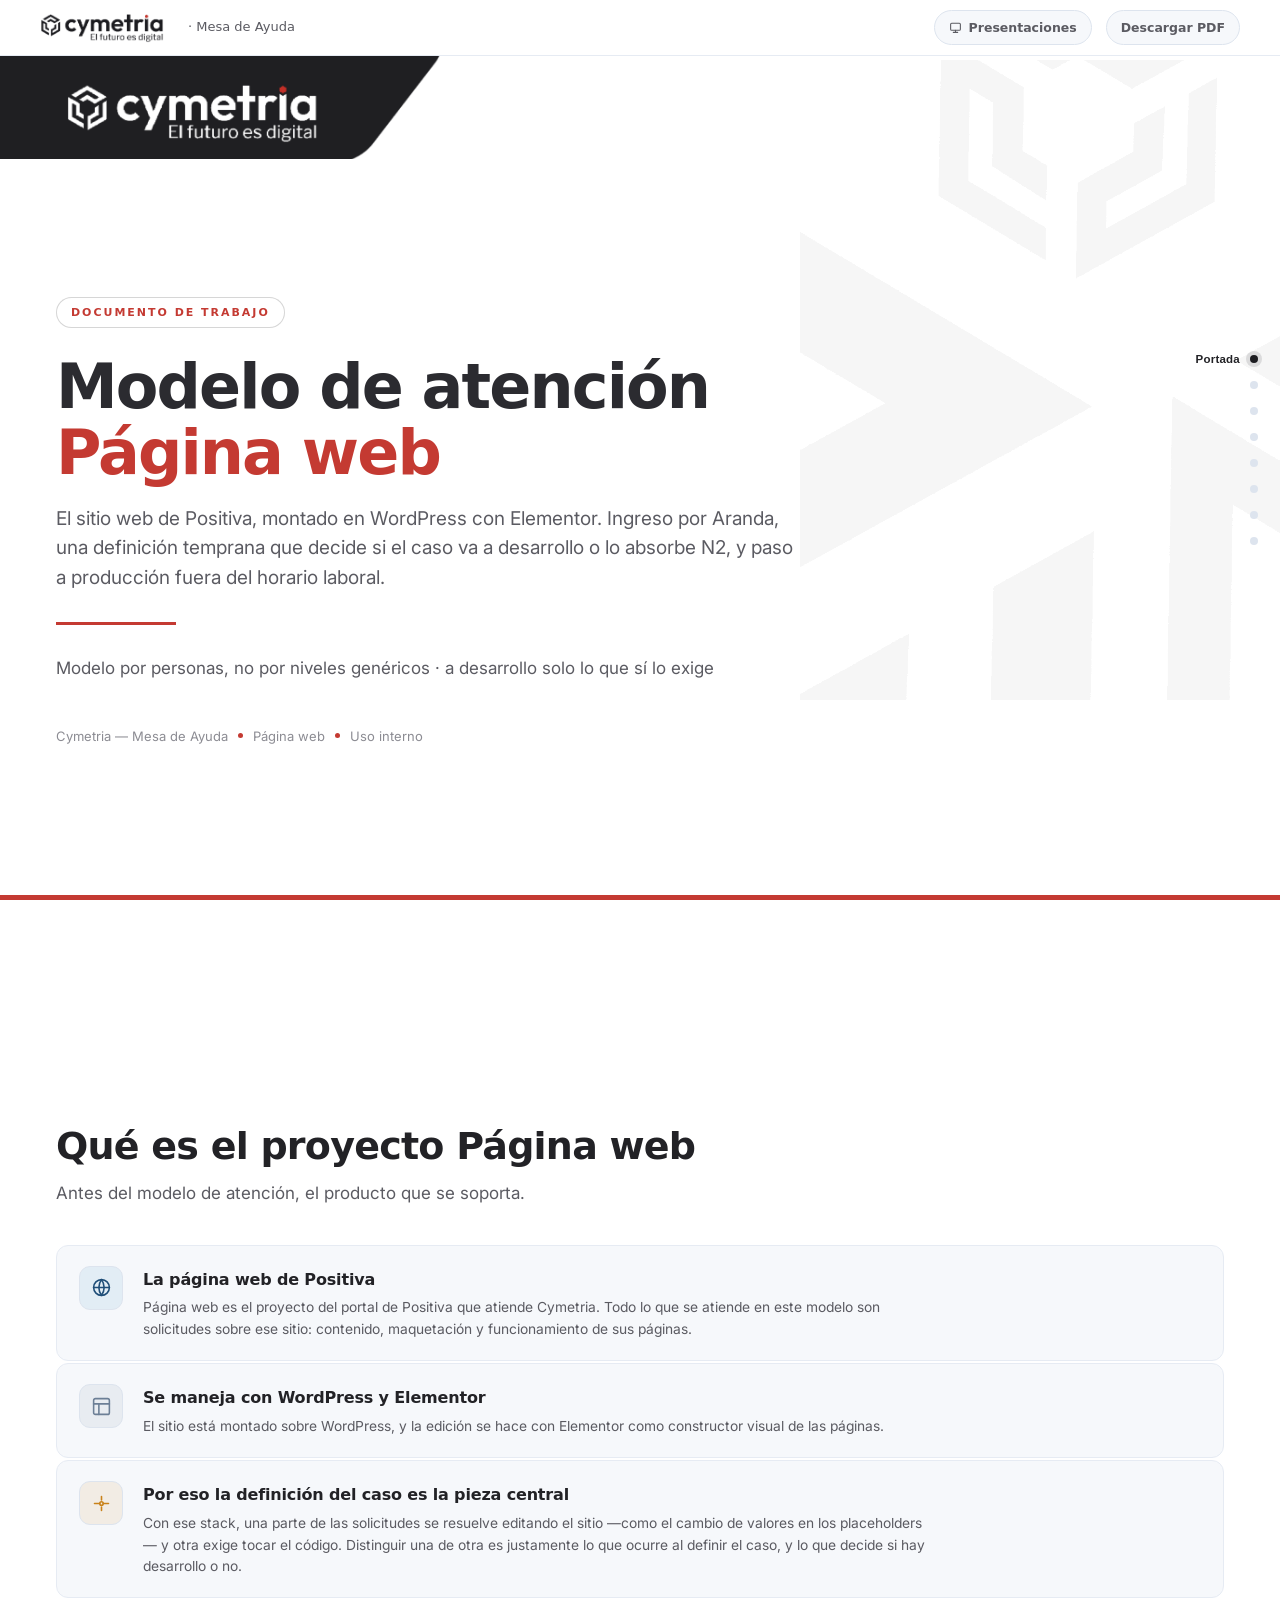
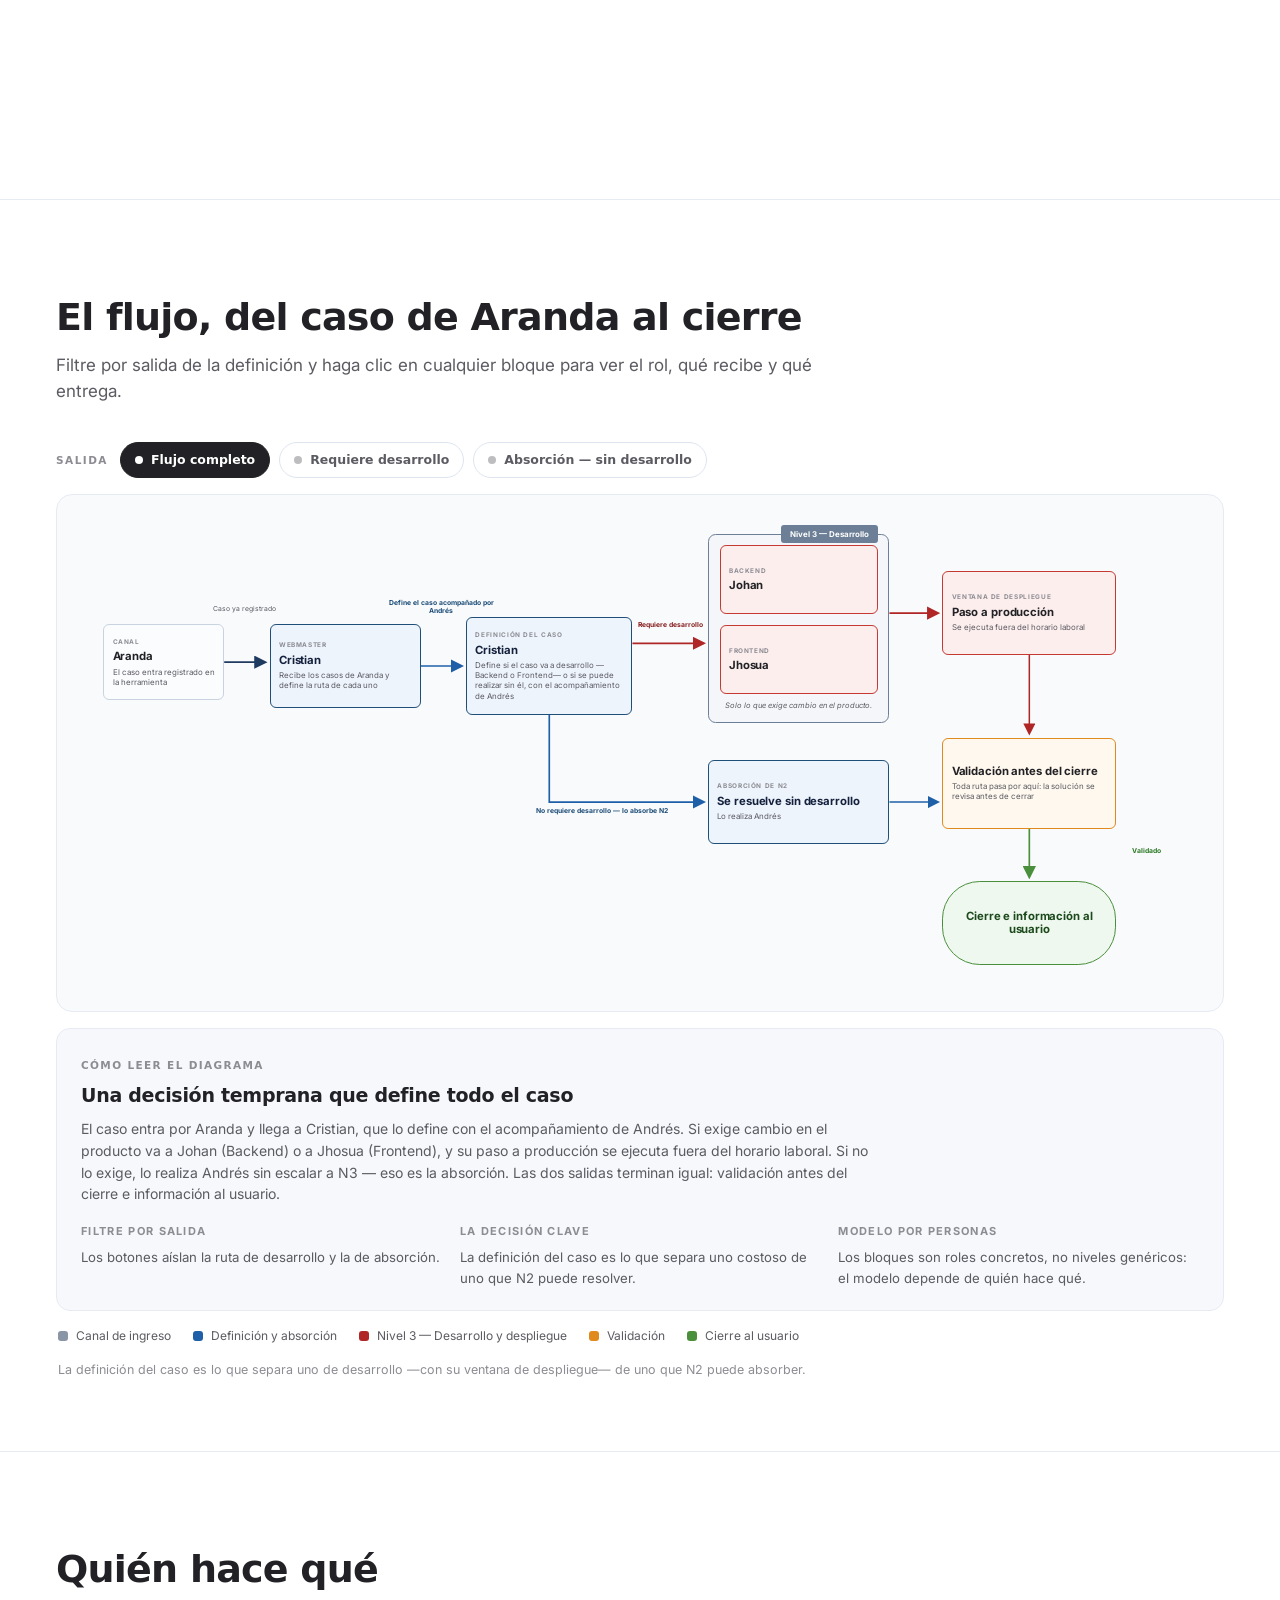
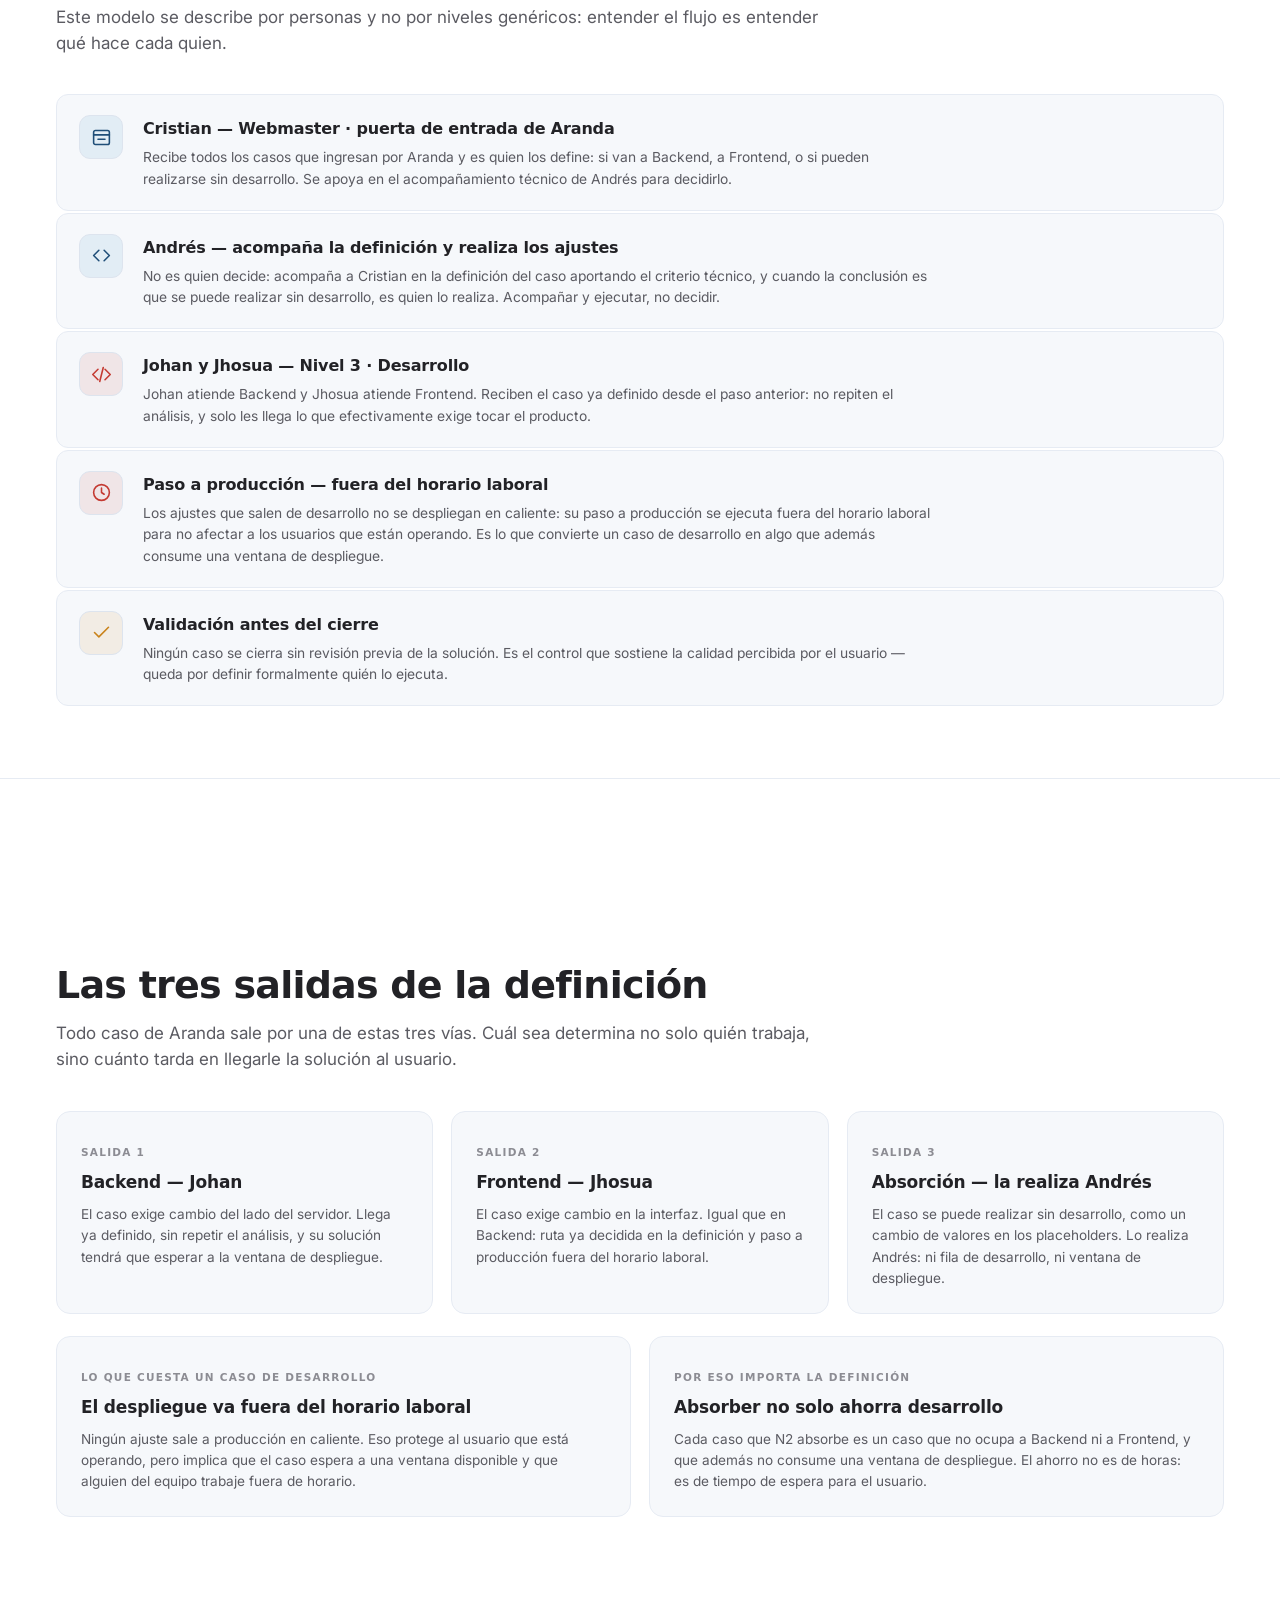
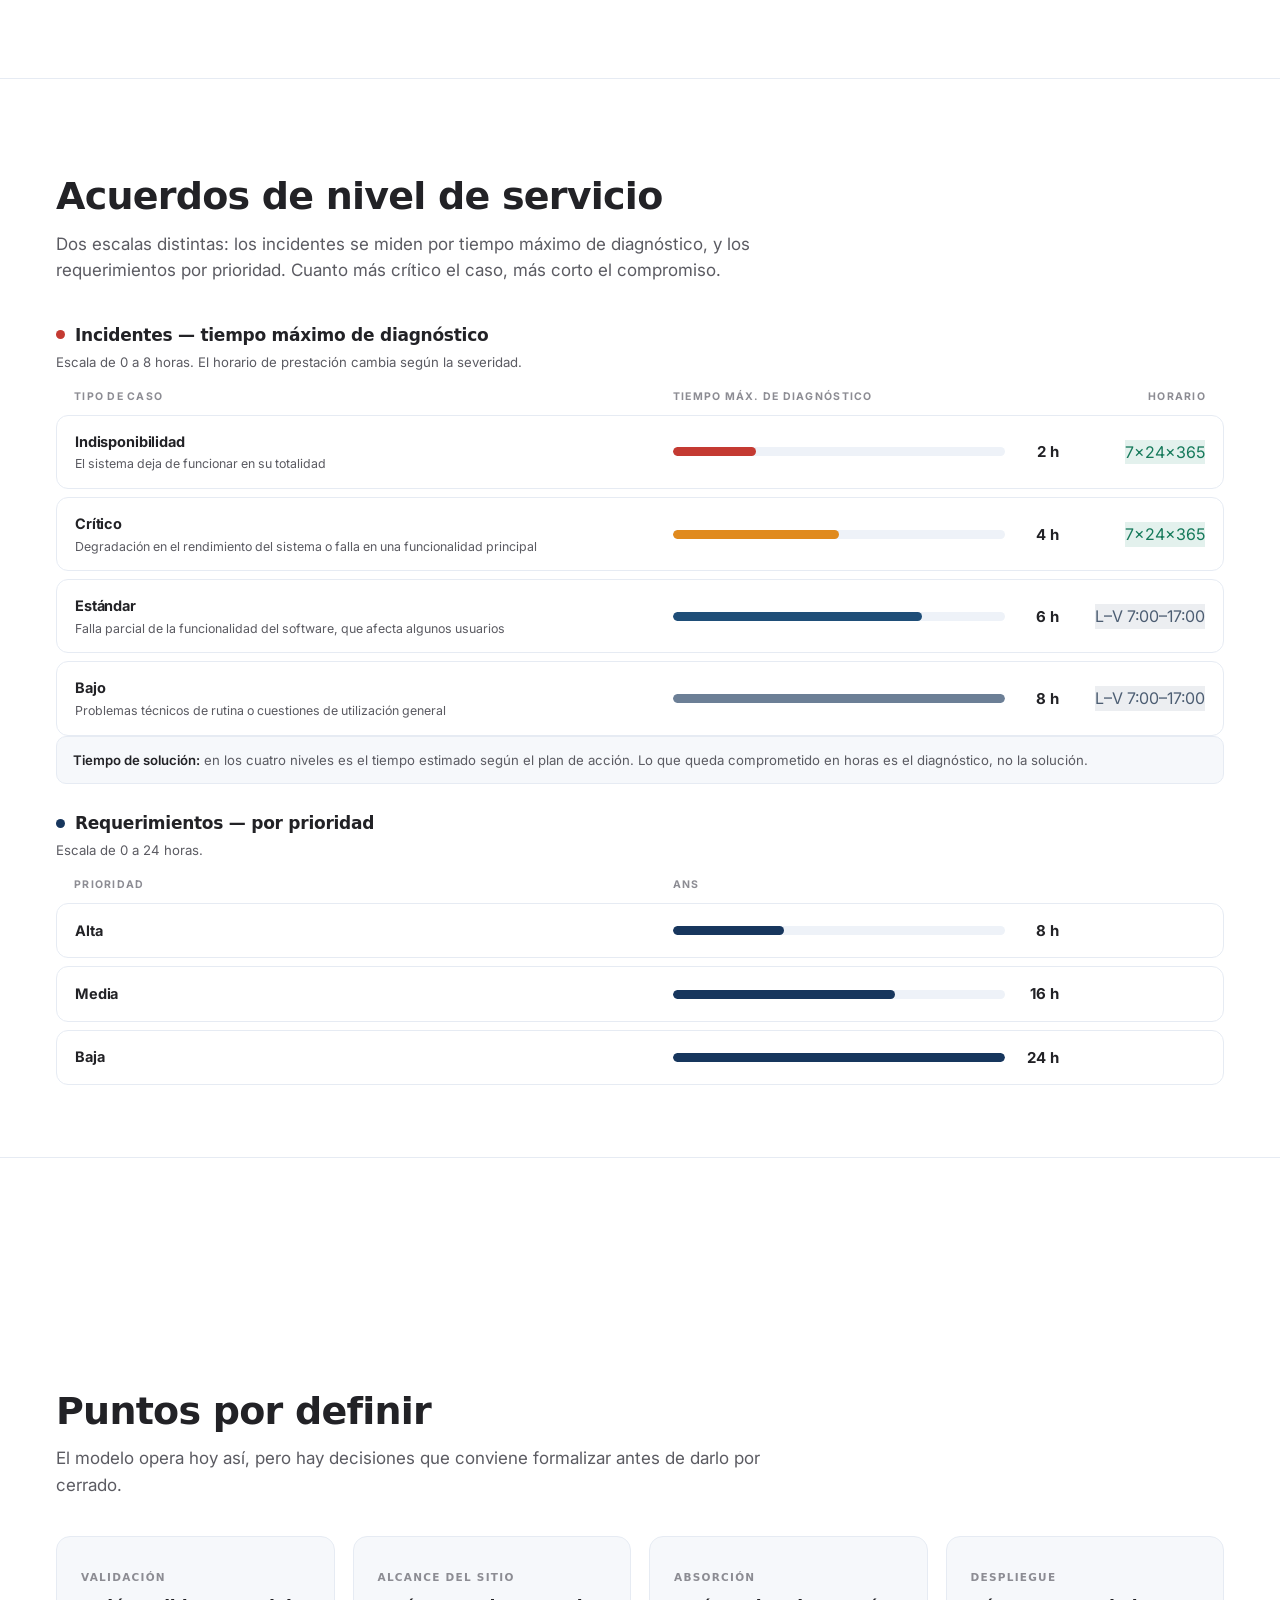
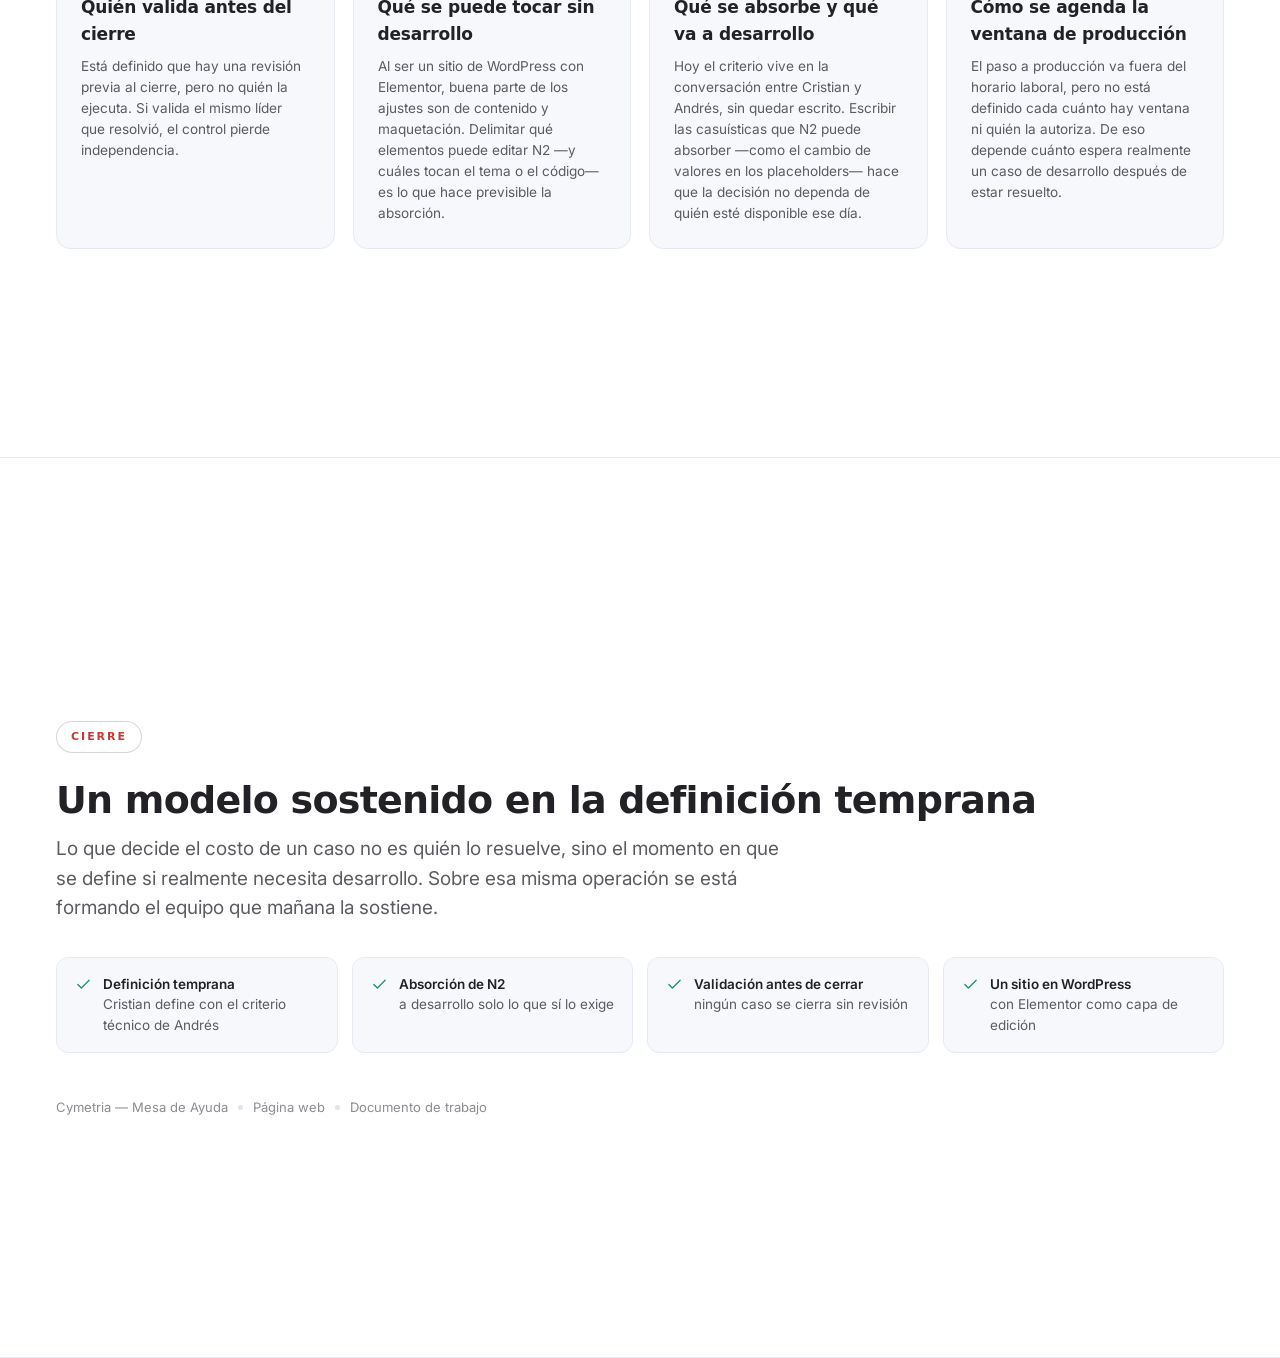
<file: sites/cymetria/p/pagina-web.html>
<!DOCTYPE html>
<html lang="es">
<head>
<meta charset="utf-8"/>
<meta name="viewport" content="width=device-width, initial-scale=1"/>
<title>Modelo de atención — Página web | Cymetria</title>
<meta name="description" content="Modelo de atención del proyecto Página web de Cymetria, el portal de Positiva en WordPress con Elementor: ingreso por Aranda, definición del caso por Cristian con el acompañamiento de Andrés, absorción de N2 y paso a producción fuera del horario laboral."/>
<meta name="theme-color" content="#ffffff"/>
<meta property="og:title" content="Modelo de atención — Página web"/>
<meta property="og:description" content="Una definición temprana decide si el caso va a desarrollo o lo absorbe N2."/>
<meta property="og:type" content="website"/>
<link rel="preconnect" href="https://fonts.googleapis.com"/>
<link rel="preconnect" href="https://fonts.gstatic.com" crossorigin/>
<link href="https://fonts.googleapis.com/css2?family=Inter:wght@400;500;600;700;800&display=swap" rel="stylesheet"/>
<link rel="stylesheet" href="../assets/core.css"/>
</head>
<body data-base="../" data-deck="pagina-web" data-brand="cymetria">
<div class="wrap">

<header class="topbar">
  <div class="brand"><i></i> Cymetria <span>· Mesa de Ayuda</span></div>
  <div class="spacer"></div>
  <div class="picker" id="picker"></div>
  <button class="tbtn" data-print type="button">Descargar PDF</button>
  <div class="progress" id="progress"></div>
</header>

<nav class="sidenav" id="sidenav" aria-label="Secciones"></nav>

<!-- 1 · PORTADA -->
<section class="slide" id="portada" data-nav="Portada">
  <div class="inner">
    <span class="eyebrow reveal">Documento de trabajo</span>
    <h1 class="reveal">Modelo de atención<br/><span class="accent">Página web</span></h1>
    <p class="lede reveal">El sitio web de Positiva, montado en WordPress con Elementor. Ingreso por Aranda, una definición temprana que decide si el caso va a desarrollo o lo absorbe N2, y paso a producción fuera del horario laboral.</p>
    <div class="rule reveal"></div>
    <p class="sub reveal">Modelo por personas, no por niveles genéricos · a desarrollo solo lo que sí lo exige</p>
    <div class="signoff reveal"><span>Cymetria — Mesa de Ayuda</span><i></i><span>Página web</span><i></i><span>Uso interno</span></div>
  </div>
</section>

<!-- 2 · EL PRODUCTO -->
<section class="slide" id="producto" data-nav="El producto">
  <div class="inner">
    <div class="section-head">
      <h2 class="reveal">Qué es el proyecto Página web</h2>
      <p class="sub reveal">Antes del modelo de atención, el producto que se soporta.</p>
    </div>
    <ul class="rows">
      <li class="row reveal">
        <span class="row-ico tone-blue"><svg viewBox="0 0 24 24" fill="none" stroke="currentColor" stroke-width="1.8" stroke-linecap="round" stroke-linejoin="round" aria-hidden="true"><circle cx="12" cy="12" r="9"/><path d="M3 12h18"/><path d="M12 3a15 15 0 0 1 0 18 15 15 0 0 1 0-18z"/></svg></span>
        <div class="row-body">
          <h3>La página web de Positiva</h3>
          <p>Página web es el proyecto del portal de Positiva que atiende Cymetria. Todo lo que se atiende en este modelo son solicitudes sobre ese sitio: contenido, maquetación y funcionamiento de sus páginas.</p>
        </div>
      </li>
      <li class="row reveal">
        <span class="row-ico tone-steel"><svg viewBox="0 0 24 24" fill="none" stroke="currentColor" stroke-width="1.8" stroke-linecap="round" stroke-linejoin="round" aria-hidden="true"><rect x="3" y="3" width="18" height="18" rx="2"/><path d="M3 9h18M9 21V9"/></svg></span>
        <div class="row-body">
          <h3>Se maneja con WordPress y Elementor</h3>
          <p>El sitio está montado sobre WordPress, y la edición se hace con Elementor como constructor visual de las páginas.</p>
        </div>
      </li>
      <li class="row reveal">
        <span class="row-ico tone-amber"><svg viewBox="0 0 24 24" fill="none" stroke="currentColor" stroke-width="1.8" stroke-linecap="round" stroke-linejoin="round" aria-hidden="true"><path d="M4 12h6M14 12h6"/><circle cx="12" cy="12" r="2"/><path d="M12 4v4M12 16v4"/></svg></span>
        <div class="row-body">
          <h3>Por eso la definición del caso es la pieza central</h3>
          <p>Con ese stack, una parte de las solicitudes se resuelve editando el sitio —como el cambio de valores en los placeholders— y otra exige tocar el código. Distinguir una de otra es justamente lo que ocurre al definir el caso, y lo que decide si hay desarrollo o no.</p>
        </div>
      </li>
    </ul>
  </div>
</section>

<!-- 3 · FLUJO INTERACTIVO -->
<section class="slide slide--wide" id="flujo" data-nav="Flujo">
  <div class="inner">
    <div class="section-head">
      <h2 class="reveal">El flujo, del caso de Aranda al cierre</h2>
      <p class="sub reveal">Filtre por salida de la definición y haga clic en cualquier bloque para ver el rol, qué recibe y qué entrega.</p>
    </div>

    <div class="flow reveal">

      <div class="flow-controls">
        <span class="ctl-label">Salida</span>
        <button class="fchip" type="button" data-route="all" aria-pressed="true"><i></i>Flujo completo</button>
        <button class="fchip t-red" type="button" data-route="dev" aria-pressed="false"><i></i>Requiere desarrollo</button>
        <button class="fchip t-blue" type="button" data-route="abs" aria-pressed="false"><i></i>Absorción — sin desarrollo</button>
      </div>

      <div class="flow-stage">
        <div class="diagram-scroll">
          <div class="flowbox" style="--grid:1500;aspect-ratio:1500/640" role="group" aria-label="Diagrama del modelo de atención del proyecto Página web">

            <svg class="flow-edges" viewBox="0 0 1500 640" preserveAspectRatio="xMidYMid meet" aria-hidden="true">
              <defs>
                <marker id="mDk" markerWidth="8" markerHeight="8" refX="6.5" refY="4" orient="auto"><path d="M0,0 L8,4 L0,8 z" fill="#1f3a5f"/></marker>
                <marker id="mBl" markerWidth="8" markerHeight="8" refX="6.5" refY="4" orient="auto"><path d="M0,0 L8,4 L0,8 z" fill="#1f5fa8"/></marker>
                <marker id="mRd" markerWidth="8" markerHeight="8" refX="6.5" refY="4" orient="auto"><path d="M0,0 L8,4 L0,8 z" fill="#b02525"/></marker>
                <marker id="mGr" markerWidth="8" markerHeight="8" refX="6.5" refY="4" orient="auto"><path d="M0,0 L8,4 L0,8 z" fill="#4a8f3c"/></marker>
              </defs>

              <path class="fedge" data-routes="all dev abs" d="M200,200 H254" fill="none" stroke="#1f3a5f" stroke-width="2.2" marker-end="url(#mDk)"/>
              <path class="fedge" data-routes="all dev abs" d="M460,205 H514" fill="none" stroke="#1f5fa8" stroke-width="2.2" marker-end="url(#mBl)"/>
              <path class="fedge" data-routes="all dev" d="M740,175 H834" fill="none" stroke="#b02525" stroke-width="2.2" marker-end="url(#mRd)"/>
              <path class="fedge" data-routes="all abs" d="M630,270 V385 H834" fill="none" stroke="#1f5fa8" stroke-width="2.2" marker-end="url(#mBl)"/>
              <path class="fedge" data-routes="all dev" d="M1080,135 H1144" fill="none" stroke="#b02525" stroke-width="2.2" marker-end="url(#mRd)"/>
              <path class="fedge" data-routes="all dev" d="M1265,190 V294" fill="none" stroke="#b02525" stroke-width="2" marker-end="url(#mRd)"/>
              <path class="fedge" data-routes="all abs" d="M1080,385 H1144" fill="none" stroke="#1f5fa8" stroke-width="2" marker-end="url(#mBl)"/>
              <path class="fedge" data-routes="all dev abs" d="M1265,420 V484" fill="none" stroke="#4a8f3c" stroke-width="2.2" marker-end="url(#mGr)"/>
            </svg>

            <button class="fnode n-gray" type="button" data-node="aranda" data-routes="all dev abs" style="--x:40;--y:150;--w:160;--h:100">
              <em>Canal</em><b>Aranda</b><span>El caso entra registrado en la herramienta</span>
            </button>

            <button class="fnode n-blue" type="button" data-node="cristian" data-routes="all dev abs" style="--x:260;--y:150;--w:200;--h:110">
              <em>Webmaster</em><b>Cristian</b><span>Recibe los casos de Aranda y define la ruta de cada uno</span>
            </button>

            <button class="fnode n-blue" type="button" data-node="definicion" data-routes="all dev abs" style="--x:520;--y:140;--w:220;--h:130">
              <em>Definición del caso</em><b>Cristian</b><span>Define si el caso va a desarrollo —Backend o Frontend— o si se puede realizar sin él, con el acompañamiento de Andrés</span>
            </button>

            <div class="fgroup is-stack" data-routes="all dev" style="--x:840;--y:30;--w:240;--h:250">
              <span class="fgroup-tag">Nivel 3 — Desarrollo</span>
              <div class="fgroup-body">
                <button class="fnode n-red" type="button" data-node="johan" data-routes="all dev"><em>Backend</em><b>Johan</b></button>
                <button class="fnode n-red" type="button" data-node="jhosua" data-routes="all dev"><em>Frontend</em><b>Jhosua</b></button>
              </div>
              <p class="fgroup-note">Solo lo que exige cambio en el producto.</p>
            </div>

            <button class="fnode n-red" type="button" data-node="produccion" data-routes="all dev" style="--x:1150;--y:80;--w:230;--h:110">
              <em>Ventana de despliegue</em><b>Paso a producción</b><span>Se ejecuta fuera del horario laboral</span>
            </button>

            <button class="fnode n-blue" type="button" data-node="absorcion" data-routes="all abs" style="--x:840;--y:330;--w:240;--h:110">
              <em>Absorción de N2</em><b>Se resuelve sin desarrollo</b><span>Lo realiza Andrés</span>
            </button>

            

            <button class="fnode n-amber" type="button" data-node="validacion" data-routes="all dev abs" style="--x:1150;--y:300;--w:230;--h:120">
              <b>Validación antes del cierre</b><span>Toda ruta pasa por aquí: la solución se revisa antes de cerrar</span>
            </button>

            <button class="fnode n-green n-pill is-center" type="button" data-node="cierre-caso" data-routes="all dev abs" style="--x:1150;--y:490;--w:230;--h:110">
              <b>Cierre e información al usuario</b>
            </button>

            <p class="flabel" data-routes="all dev abs" style="--x:227;--y:124;--w:130">Caso ya registrado</p>
            <p class="flabel t-blue" data-routes="all dev abs" style="--x:487;--y:116;--w:140">Define el caso acompañado por Andrés</p>
            <p class="flabel t-red" data-routes="all dev" style="--x:790;--y:145;--w:100">Requiere desarrollo</p>
            <p class="flabel t-blue" data-routes="all abs" style="--x:700;--y:392;--w:190">No requiere desarrollo — lo absorbe N2</p>
            <p class="flabel t-green" data-routes="all dev abs" style="--x:1420;--y:445;--w:110">Validado</p>

          </div>
        </div>
      </div>

      <p class="scroll-hint">Deslice horizontalmente para ver el diagrama completo →</p>

      <div class="flow-detail">
        <div class="fdetail" data-detail="intro">
          <span class="kicker">Cómo leer el diagrama</span>
          <h3>Una decisión temprana que define todo el caso</h3>
          <p>El caso entra por Aranda y llega a Cristian, que lo define con el acompañamiento de Andrés. Si exige cambio en el producto va a Johan (Backend) o a Jhosua (Frontend), y su paso a producción se ejecuta fuera del horario laboral. Si no lo exige, lo realiza Andrés sin escalar a N3 — eso es la absorción. Las dos salidas terminan igual: validación antes del cierre e información al usuario.</p>
          <div class="fdetail-cols">
            <div><h4>Filtre por salida</h4><p>Los botones aíslan la ruta de desarrollo y la de absorción.</p></div>
            <div><h4>La decisión clave</h4><p>La definición del caso es lo que separa uno costoso de uno que N2 puede resolver.</p></div>
            <div><h4>Modelo por personas</h4><p>Los bloques son roles concretos, no niveles genéricos: el modelo depende de quién hace qué.</p></div>
          </div>
        </div>

        <div class="fdetail" data-detail="aranda" hidden>
          <span class="kicker">Canal</span>
          <h3>Aranda</h3>
          <p>El caso entra ya registrado en la herramienta, con su número y su historia. Es el canal de ingreso del modelo: todo caso nace trazable y con su contexto escrito.</p>
          <div class="fdetail-cols">
            <div><h4>Ventaja</h4><ul><li>El caso nace trazable</li><li>No hay que reconstruir lo que se pidió</li></ul></div>
            <div><h4>A dónde va</h4><ul><li>A Cristian, webmaster</li></ul></div>
          </div>
        </div>

        <div class="fdetail" data-detail="cristian" hidden>
          <span class="kicker">Rol · Webmaster</span>
          <h3>Cristian — recibe los casos de Aranda</h3>
          <p>Todo caso que entra por Aranda cae en él y es quien lo define: si es de Backend, de Frontend, o si es algo que puede realizarse sin desarrollo. No lo hace solo — se apoya en el acompañamiento técnico de Andrés.</p>
          <div class="fdetail-cols">
            <div><h4>Recibe</h4><ul><li>Los casos registrados en Aranda</li></ul></div>
            <div><h4>Entrega</h4><ul><li>El caso definido y enrutado</li><li>Lo que se absorbe, hacia Andrés para su ejecución</li></ul></div>
          </div>
        </div>

        <div class="fdetail" data-detail="definicion" hidden>
          <span class="kicker">Decisión</span>
          <h3>Definición del caso — Cristian, acompañado por Andrés</h3>
          <p>Es el punto que determina el costo del caso. Cristian define, con el acompañamiento técnico de Andrés, si lo que se pide exige tocar el producto —y entonces va a Backend o a Frontend— o si puede resolverse sin desarrollo. Una casuística típica de esta segunda vía es el cambio de valores en los placeholders.</p>
          <div class="fdetail-cols">
            <div><h4>Las tres salidas</h4><ul><li>Backend — Johan</li><li>Frontend — Jhosua</li><li>Sin desarrollo — lo absorbe N2</li></ul></div>
            <div><h4>Por qué importa</h4><ul><li>Evita mandar a desarrollo lo que no lo necesita</li><li>Define con criterio técnico, no por descarte</li></ul></div>
          </div>
        </div>

        <div class="fdetail" data-detail="absorcion" hidden>
          <span class="kicker">Absorción de N2</span>
          <h3>Lo que se resuelve sin tocar el producto</h3>
          <p>Cuando la definición concluye que el caso se puede realizar sin desarrollo, lo realiza Andrés. Es el mecanismo que evita ocupar a Backend o a Frontend con trabajo que no exige cambio en el producto — por ejemplo, un cambio de valores en los placeholders.</p>
          <div class="fdetail-cols">
            <div><h4>Quién lo realiza</h4><ul><li>Andrés</li></ul></div>
            <div><h4>Qué evita</h4><ul><li>Escalar a N3 lo que no lo requiere</li><li>Que el caso espere en la fila de desarrollo</li><li>Una ventana de despliegue fuera de horario</li></ul></div>
          </div>
        </div>

        <div class="fdetail" data-detail="johan" hidden>
          <span class="kicker">Nivel 3 · Desarrollo</span>
          <h3>Johan — Backend</h3>
          <p>Recibe los casos que, tras la definición, exigen cambio del lado del servidor. El caso llega ya clasificado: no repite el análisis hecho en la definición.</p>
        </div>

        <div class="fdetail" data-detail="jhosua" hidden>
          <span class="kicker">Nivel 3 · Desarrollo</span>
          <h3>Jhosua — Frontend</h3>
          <p>Recibe los casos que exigen cambio en la interfaz. Igual que en Backend, el caso llega definido desde el paso anterior, con la ruta ya decidida.</p>
        </div>

        <div class="fdetail" data-detail="produccion" hidden>
          <span class="kicker">Ventana de despliegue</span>
          <h3>Paso a producción fuera del horario laboral</h3>
          <p>Los ajustes que salen de desarrollo no se despliegan en caliente: su paso a producción se ejecuta fuera del horario laboral, para no afectar a los usuarios que están operando. Es la razón de fondo por la que absorber un caso en N2 no solo ahorra desarrollo — también ahorra una ventana de despliegue.</p>
          <div class="fdetail-cols">
            <div><h4>Aplica a</h4><ul><li>Todo ajuste que venga de Backend o Frontend</li></ul></div>
            <div><h4>Implica</h4><ul><li>El caso espera a la ventana disponible</li><li>Trabajo fuera de horario del equipo</li></ul></div>
          </div>
        </div>

        <div class="fdetail" data-detail="validacion" hidden>
          <span class="kicker">Control</span>
          <h3>Validación antes del cierre</h3>
          <p>Ningún caso se cierra sin que la solución sea revisada, venga de desarrollo o de la absorción. Es el control que evita cerrar en falso y devolver el problema al usuario semanas después.</p>
          <div class="fdetail-cols">
            <div><h4>Valida</h4><ul><li>Que la solución responda a lo solicitado</li><li>Que el caso quede completo en Aranda</li></ul></div>
            <div><h4>Por definir</h4><ul><li>Quién ejecuta la validación</li></ul></div>
          </div>
        </div>

        <div class="fdetail" data-detail="cierre-caso" hidden>
          <span class="kicker">Salida</span>
          <h3>Cierre e información al usuario</h3>
          <p>Con la validación aprobada, el caso se cierra en Aranda y se le comunica al usuario la solución entregada. Es el único momento del flujo que el usuario percibe además de su solicitud inicial.</p>
        </div>
      </div>

      <ul class="flegend">
        <li><i style="background:#8a95a5"></i>Canal de ingreso</li>
        <li><i style="background:#1f5fa8"></i>Definición y absorción</li>
        <li><i style="background:#b02525"></i>Nivel 3 — Desarrollo y despliegue</li>
        <li><i style="background:#e08a1e"></i>Validación</li>
        <li><i style="background:#4a8f3c"></i>Cierre al usuario</li>
      </ul>
      <p class="figcap">La definición del caso es lo que separa uno de desarrollo —con su ventana de despliegue— de uno que N2 puede absorber.</p>
    </div>
  </div>
</section>

<!-- 4 · ROLES -->
<section class="slide" id="roles" data-nav="Roles">
  <div class="inner">
    <div class="section-head">
      <h2 class="reveal">Quién hace qué</h2>
      <p class="sub reveal">Este modelo se describe por personas y no por niveles genéricos: entender el flujo es entender qué hace cada quien.</p>
    </div>
    <ul class="rows">
      <li class="row reveal">
        <span class="row-ico tone-blue"><svg viewBox="0 0 24 24" fill="none" stroke="currentColor" stroke-width="1.8" stroke-linecap="round" stroke-linejoin="round" aria-hidden="true"><rect x="3" y="4" width="18" height="16" rx="2"/><path d="M3 9h18M8 14h8"/></svg></span>
        <div class="row-body">
          <h3>Cristian — Webmaster · puerta de entrada de Aranda</h3>
          <p>Recibe todos los casos que ingresan por Aranda y es quien los define: si van a Backend, a Frontend, o si pueden realizarse sin desarrollo. Se apoya en el acompañamiento técnico de Andrés para decidirlo.</p>
        </div>
      </li>
      <li class="row reveal">
        <span class="row-ico tone-blue"><svg viewBox="0 0 24 24" fill="none" stroke="currentColor" stroke-width="1.8" stroke-linecap="round" stroke-linejoin="round" aria-hidden="true"><path d="M9 18l-6-6 6-6"/><path d="M15 6l6 6-6 6"/></svg></span>
        <div class="row-body">
          <h3>Andrés — acompaña la definición y realiza los ajustes</h3>
          <p>No es quien decide: acompaña a Cristian en la definición del caso aportando el criterio técnico, y cuando la conclusión es que se puede realizar sin desarrollo, es quien lo realiza. Acompañar y ejecutar, no decidir.</p>
        </div>
      </li>
      <li class="row reveal">
        <span class="row-ico tone-red"><svg viewBox="0 0 24 24" fill="none" stroke="currentColor" stroke-width="1.8" stroke-linecap="round" stroke-linejoin="round" aria-hidden="true"><path d="M16 18l6-6-6-6"/><path d="M8 6l-6 6 6 6"/><path d="M14 4l-4 16"/></svg></span>
        <div class="row-body">
          <h3>Johan y Jhosua — Nivel 3 · Desarrollo</h3>
          <p>Johan atiende Backend y Jhosua atiende Frontend. Reciben el caso ya definido desde el paso anterior: no repiten el análisis, y solo les llega lo que efectivamente exige tocar el producto.</p>
        </div>
      </li>
      <li class="row reveal">
        <span class="row-ico tone-red"><svg viewBox="0 0 24 24" fill="none" stroke="currentColor" stroke-width="1.8" stroke-linecap="round" stroke-linejoin="round" aria-hidden="true"><circle cx="12" cy="12" r="9"/><path d="M12 7v5l3 2"/></svg></span>
        <div class="row-body">
          <h3>Paso a producción — fuera del horario laboral</h3>
          <p>Los ajustes que salen de desarrollo no se despliegan en caliente: su paso a producción se ejecuta fuera del horario laboral para no afectar a los usuarios que están operando. Es lo que convierte un caso de desarrollo en algo que además consume una ventana de despliegue.</p>
        </div>
      </li>
      <li class="row reveal">
        <span class="row-ico tone-amber"><svg viewBox="0 0 24 24" fill="none" stroke="currentColor" stroke-width="1.8" stroke-linecap="round" stroke-linejoin="round" aria-hidden="true"><path d="M20 6L9 17l-5-5"/></svg></span>
        <div class="row-body">
          <h3>Validación antes del cierre</h3>
          <p>Ningún caso se cierra sin revisión previa de la solución. Es el control que sostiene la calidad percibida por el usuario — queda por definir formalmente quién lo ejecuta.</p>
        </div>
      </li>
    </ul>
  </div>
</section>

<!-- 5 · LA DEFINICIÓN -->
<section class="slide" id="definicion" data-nav="La definición">
  <div class="inner">
    <div class="section-head">
      <h2 class="reveal">Las tres salidas de la definición</h2>
      <p class="sub reveal">Todo caso de Aranda sale por una de estas tres vías. Cuál sea determina no solo quién trabaja, sino cuánto tarda en llegarle la solución al usuario.</p>
    </div>
    <div class="grid" style="grid-template-columns:repeat(auto-fit,minmax(300px,1fr))">
      <article class="card reveal tone-red">
        <span class="kicker">Salida 1</span>
        <h3>Backend — Johan</h3>
        <p>El caso exige cambio del lado del servidor. Llega ya definido, sin repetir el análisis, y su solución tendrá que esperar a la ventana de despliegue.</p>
      </article>
      <article class="card reveal tone-red">
        <span class="kicker">Salida 2</span>
        <h3>Frontend — Jhosua</h3>
        <p>El caso exige cambio en la interfaz. Igual que en Backend: ruta ya decidida en la definición y paso a producción fuera del horario laboral.</p>
      </article>
      <article class="card reveal tone-blue">
        <span class="kicker">Salida 3</span>
        <h3>Absorción — la realiza Andrés</h3>
        <p>El caso se puede realizar sin desarrollo, como un cambio de valores en los placeholders. Lo realiza Andrés: ni fila de desarrollo, ni ventana de despliegue.</p>
      </article>
    </div>

    <div class="grid" style="margin-top:22px; grid-template-columns:repeat(auto-fit,minmax(320px,1fr))">
      <article class="card reveal tone-amber">
        <span class="kicker">Lo que cuesta un caso de desarrollo</span>
        <h3>El despliegue va fuera del horario laboral</h3>
        <p>Ningún ajuste sale a producción en caliente. Eso protege al usuario que está operando, pero implica que el caso espera a una ventana disponible y que alguien del equipo trabaje fuera de horario.</p>
      </article>
      <article class="card reveal tone-steel">
        <span class="kicker">Por eso importa la definición</span>
        <h3>Absorber no solo ahorra desarrollo</h3>
        <p>Cada caso que N2 absorbe es un caso que no ocupa a Backend ni a Frontend, y que además no consume una ventana de despliegue. El ahorro no es de horas: es de tiempo de espera para el usuario.</p>
      </article>
    </div>
  </div>
</section>

<!-- 6 · ANS -->
<section class="slide" id="ans" data-nav="ANS">
  <div class="inner">
    <div class="section-head">
      <h2 class="reveal">Acuerdos de nivel de servicio</h2>
      <p class="sub reveal">Dos escalas distintas: los incidentes se miden por tiempo máximo de diagnóstico, y los requerimientos por prioridad. Cuanto más crítico el caso, más corto el compromiso.</p>
    </div>

    <div class="ans-block reveal">
      <h3><i style="background:var(--red)"></i>Incidentes — tiempo máximo de diagnóstico</h3>
      <p>Escala de 0 a 8 horas. El horario de prestación cambia según la severidad.</p>
      <div class="ans-cols"><span>Tipo de caso</span><span>Tiempo máx. de diagnóstico</span><span>Horario</span></div>
      <ul class="ans">
        <li class="ans-row t-red">
          <div class="ans-head"><b>Indisponibilidad</b><span>El sistema deja de funcionar en su totalidad</span></div>
          <div class="ans-metric"><span class="ans-bar"><i style="--p:25%"></i></span><b class="ans-val">2 h</b></div>
          <span class="badge-state s-teal">7×24×365</span>
        </li>
        <li class="ans-row t-amber">
          <div class="ans-head"><b>Crítico</b><span>Degradación en el rendimiento del sistema o falla en una funcionalidad principal</span></div>
          <div class="ans-metric"><span class="ans-bar"><i style="--p:50%"></i></span><b class="ans-val">4 h</b></div>
          <span class="badge-state s-teal">7×24×365</span>
        </li>
        <li class="ans-row t-blue">
          <div class="ans-head"><b>Estándar</b><span>Falla parcial de la funcionalidad del software, que afecta algunos usuarios</span></div>
          <div class="ans-metric"><span class="ans-bar"><i style="--p:75%"></i></span><b class="ans-val">6 h</b></div>
          <span class="badge-state s-steel">L–V 7:00–17:00</span>
        </li>
        <li class="ans-row t-steel">
          <div class="ans-head"><b>Bajo</b><span>Problemas técnicos de rutina o cuestiones de utilización general</span></div>
          <div class="ans-metric"><span class="ans-bar"><i style="--p:100%"></i></span><b class="ans-val">8 h</b></div>
          <span class="badge-state s-steel">L–V 7:00–17:00</span>
        </li>
      </ul>
      <p class="ans-note"><b>Tiempo de solución:</b> en los cuatro niveles es el tiempo estimado según el plan de acción. Lo que queda comprometido en horas es el diagnóstico, no la solución.</p>
    </div>

    <div class="ans-block reveal">
      <h3><i style="background:var(--violet)"></i>Requerimientos — por prioridad</h3>
      <p>Escala de 0 a 24 horas.</p>
      <div class="ans-cols"><span>Prioridad</span><span>ANS</span><span></span></div>
      <ul class="ans">
        <li class="ans-row t-violet">
          <div class="ans-head"><b>Alta</b></div>
          <div class="ans-metric"><span class="ans-bar"><i style="--p:33.3%"></i></span><b class="ans-val">8 h</b></div>
          <span></span>
        </li>
        <li class="ans-row t-violet">
          <div class="ans-head"><b>Media</b></div>
          <div class="ans-metric"><span class="ans-bar"><i style="--p:66.7%"></i></span><b class="ans-val">16 h</b></div>
          <span></span>
        </li>
        <li class="ans-row t-violet">
          <div class="ans-head"><b>Baja</b></div>
          <div class="ans-metric"><span class="ans-bar"><i style="--p:100%"></i></span><b class="ans-val">24 h</b></div>
          <span></span>
        </li>
      </ul>
    </div>
  </div>
</section>

<!-- 7 · POR DEFINIR -->
<section class="slide" id="pendientes" data-nav="Por definir">
  <div class="inner">
    <div class="section-head">
      <h2 class="reveal">Puntos por definir</h2>
      <p class="sub reveal">El modelo opera hoy así, pero hay decisiones que conviene formalizar antes de darlo por cerrado.</p>
    </div>
    <div class="grid">
      <article class="card reveal tone-amber">
        <span class="kicker">Validación</span>
        <h3>Quién valida antes del cierre</h3>
        <p>Está definido que hay una revisión previa al cierre, pero no quién la ejecuta. Si valida el mismo líder que resolvió, el control pierde independencia.</p>
      </article>
      <article class="card reveal tone-violet">
        <span class="kicker">Alcance del sitio</span>
        <h3>Qué se puede tocar sin desarrollo</h3>
        <p>Al ser un sitio de WordPress con Elementor, buena parte de los ajustes son de contenido y maquetación. Delimitar qué elementos puede editar N2 —y cuáles tocan el tema o el código— es lo que hace previsible la absorción.</p>
      </article>
      <article class="card reveal tone-steel">
        <span class="kicker">Absorción</span>
        <h3>Qué se absorbe y qué va a desarrollo</h3>
        <p>Hoy el criterio vive en la conversación entre Cristian y Andrés, sin quedar escrito. Escribir las casuísticas que N2 puede absorber —como el cambio de valores en los placeholders— hace que la decisión no dependa de quién esté disponible ese día.</p>
      </article>
      <article class="card reveal tone-red">
        <span class="kicker">Despliegue</span>
        <h3>Cómo se agenda la ventana de producción</h3>
        <p>El paso a producción va fuera del horario laboral, pero no está definido cada cuánto hay ventana ni quién la autoriza. De eso depende cuánto espera realmente un caso de desarrollo después de estar resuelto.</p>
      </article>
    </div>
  </div>
</section>

<!-- 8 · CIERRE -->
<section class="slide" id="cierre" data-nav="Cierre">
  <div class="inner">
    <span class="eyebrow reveal">Cierre</span>
    <h2 class="reveal">Un modelo sostenido en la definición temprana</h2>
    <p class="lede reveal">Lo que decide el costo de un caso no es quién lo resuelve, sino el momento en que se define si realmente necesita desarrollo. Sobre esa misma operación se está formando el equipo que mañana la sostiene.</p>
    <div class="close-grid">
      <div class="chip reveal"><svg viewBox="0 0 24 24" fill="none" stroke="currentColor" stroke-width="1.8" stroke-linecap="round" stroke-linejoin="round" aria-hidden="true"><path d="M20 6L9 17l-5-5"/></svg><span><b>Definición temprana</b><br/>Cristian define con el criterio técnico de Andrés</span></div>
      <div class="chip reveal"><svg viewBox="0 0 24 24" fill="none" stroke="currentColor" stroke-width="1.8" stroke-linecap="round" stroke-linejoin="round" aria-hidden="true"><path d="M20 6L9 17l-5-5"/></svg><span><b>Absorción de N2</b><br/>a desarrollo solo lo que sí lo exige</span></div>
      <div class="chip reveal"><svg viewBox="0 0 24 24" fill="none" stroke="currentColor" stroke-width="1.8" stroke-linecap="round" stroke-linejoin="round" aria-hidden="true"><path d="M20 6L9 17l-5-5"/></svg><span><b>Validación antes de cerrar</b><br/>ningún caso se cierra sin revisión</span></div>
      <div class="chip reveal"><svg viewBox="0 0 24 24" fill="none" stroke="currentColor" stroke-width="1.8" stroke-linecap="round" stroke-linejoin="round" aria-hidden="true"><path d="M20 6L9 17l-5-5"/></svg><span><b>Un sitio en WordPress</b><br/>con Elementor como capa de edición</span></div>
    </div>
    <div class="signoff reveal"><span>Cymetria — Mesa de Ayuda</span><i></i><span>Página web</span><i></i><span>Documento de trabajo</span></div>
  </div>
</section>

</div>
<script src="../assets/decks.js"></script>
<script src="../assets/core.js"></script>
</body>
</html>
</file>
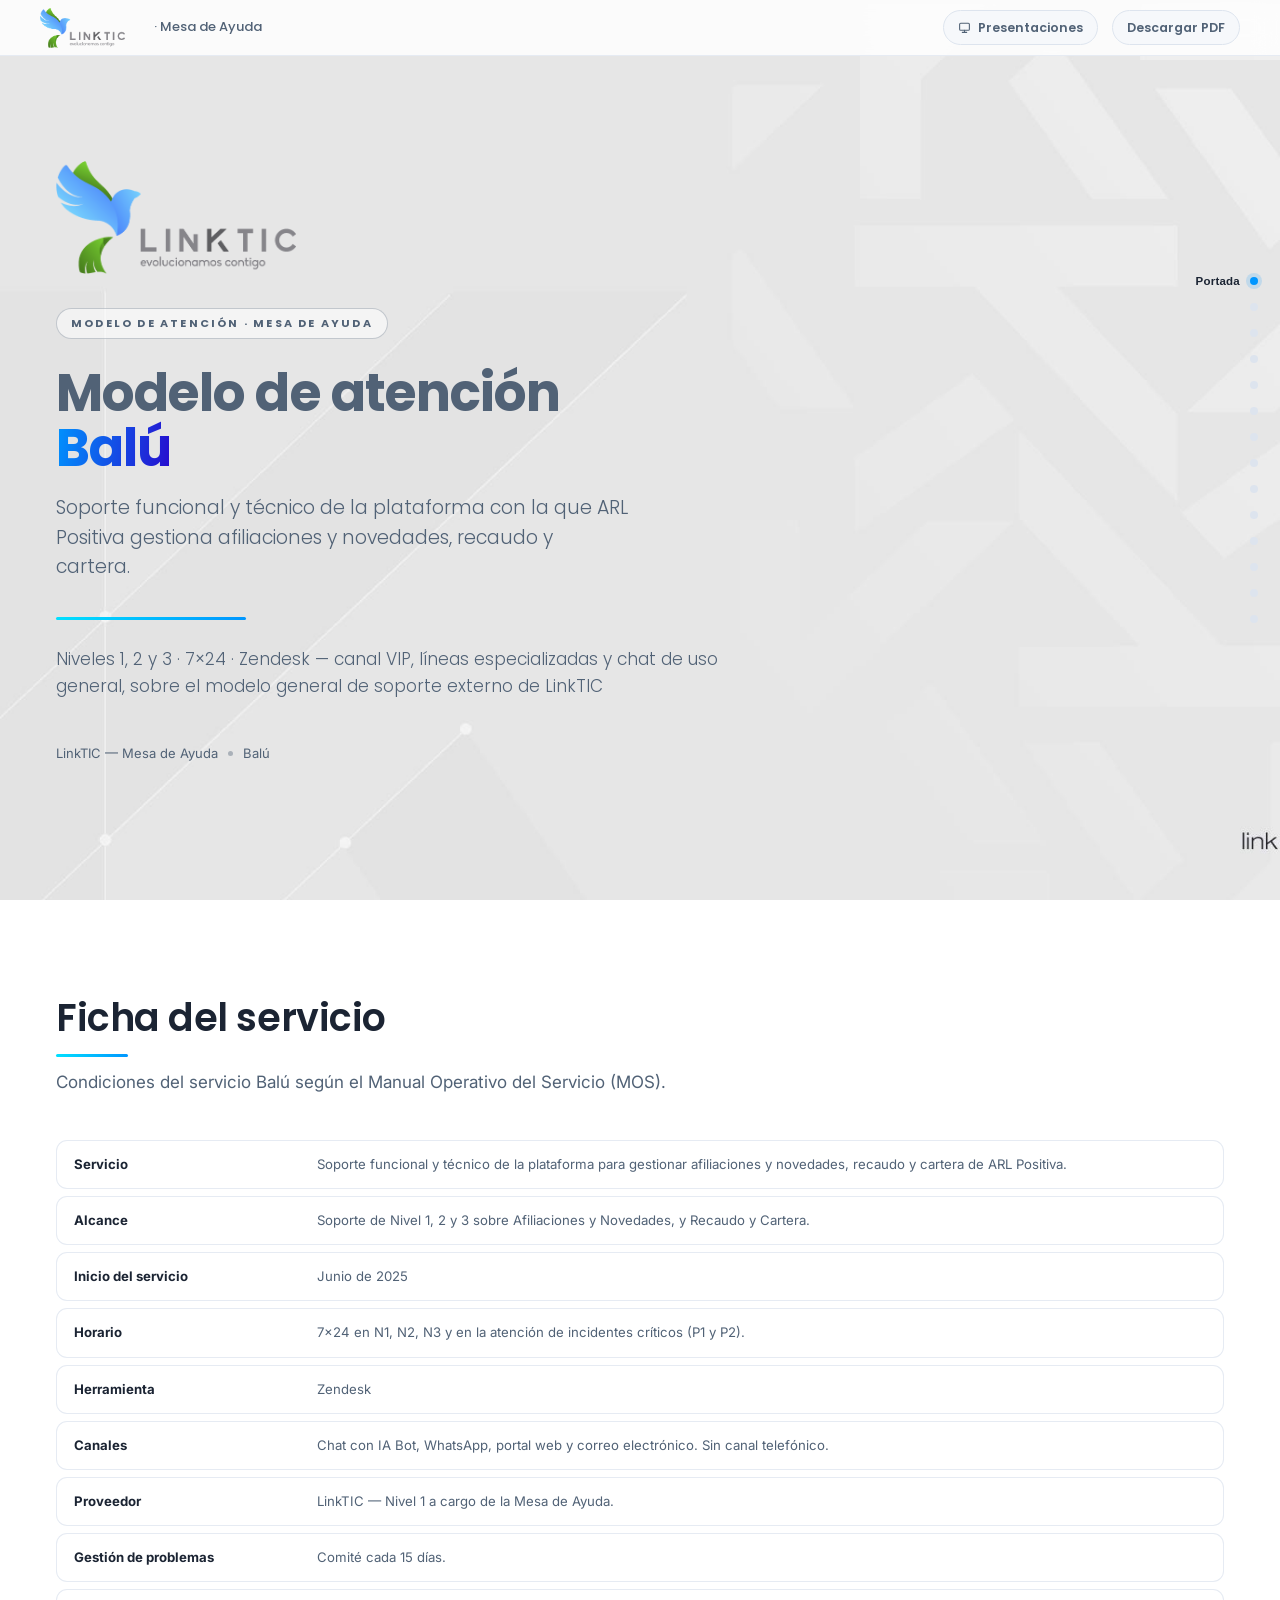
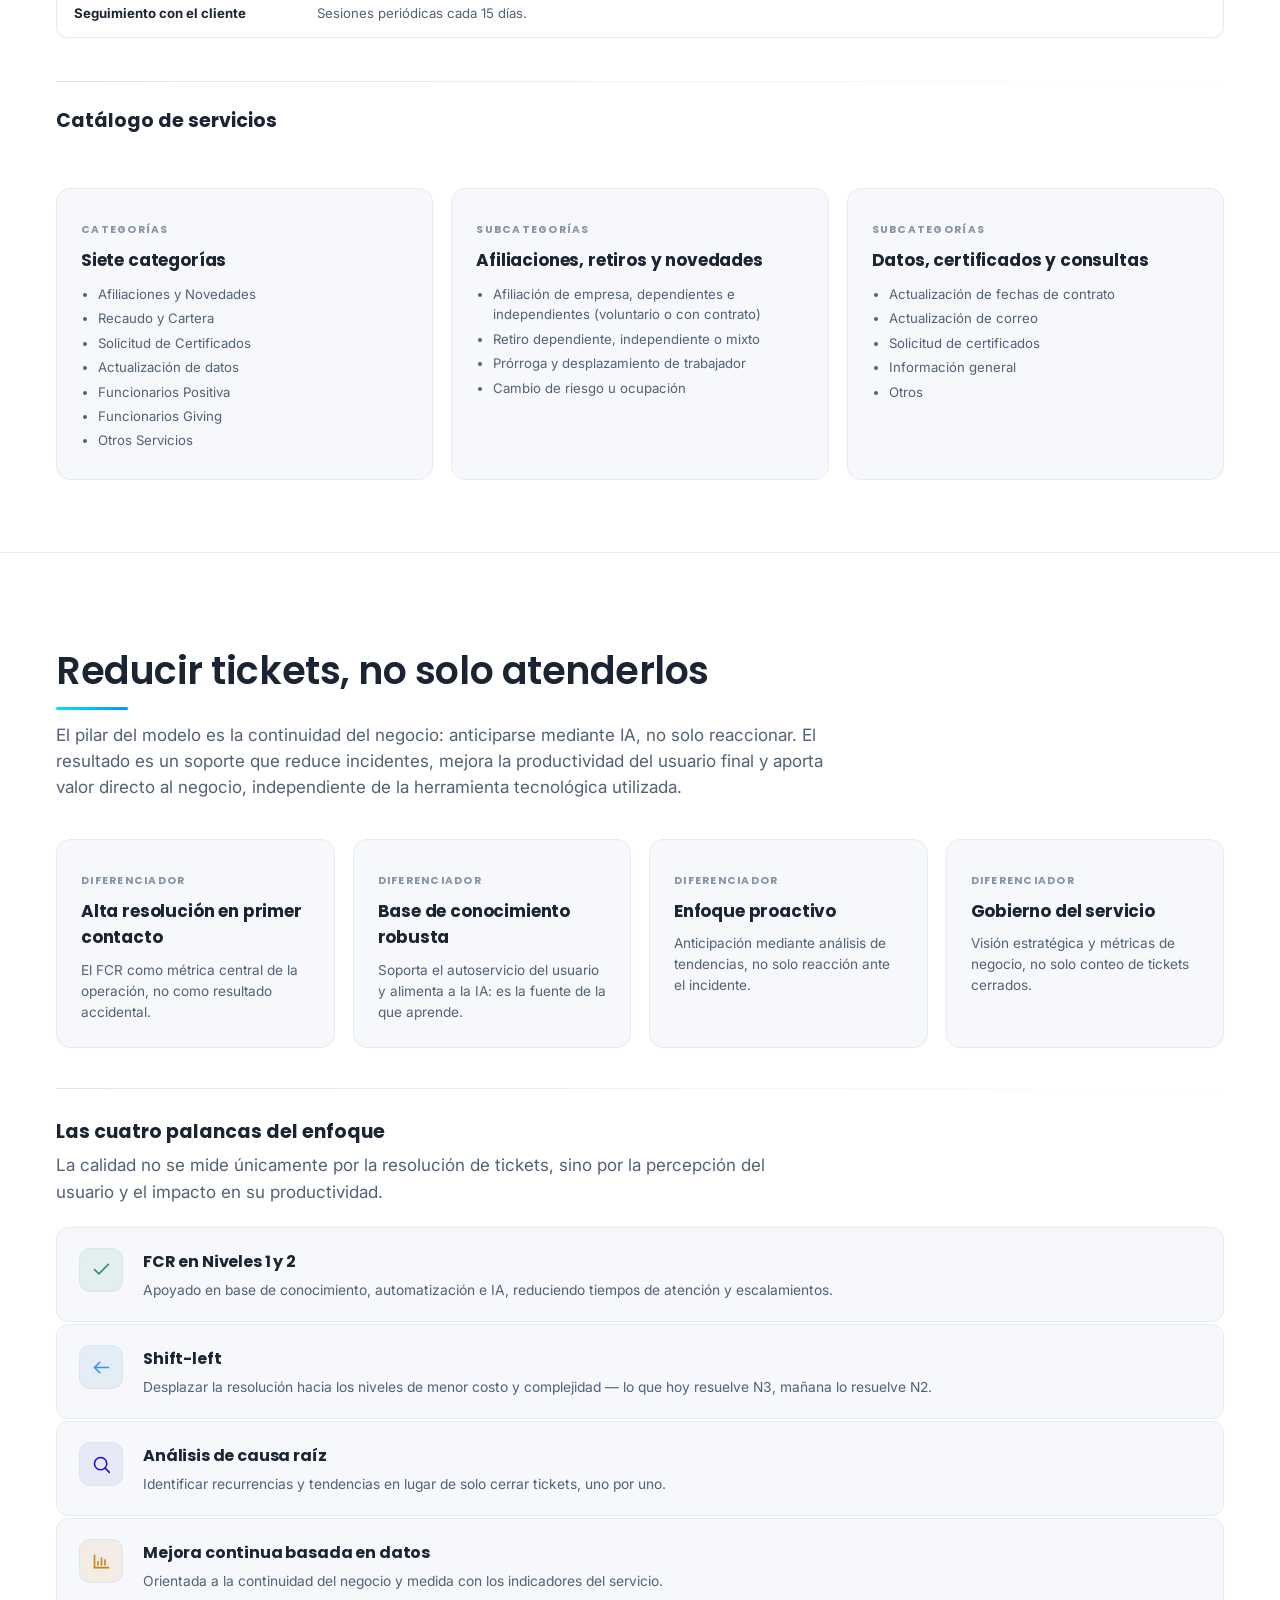
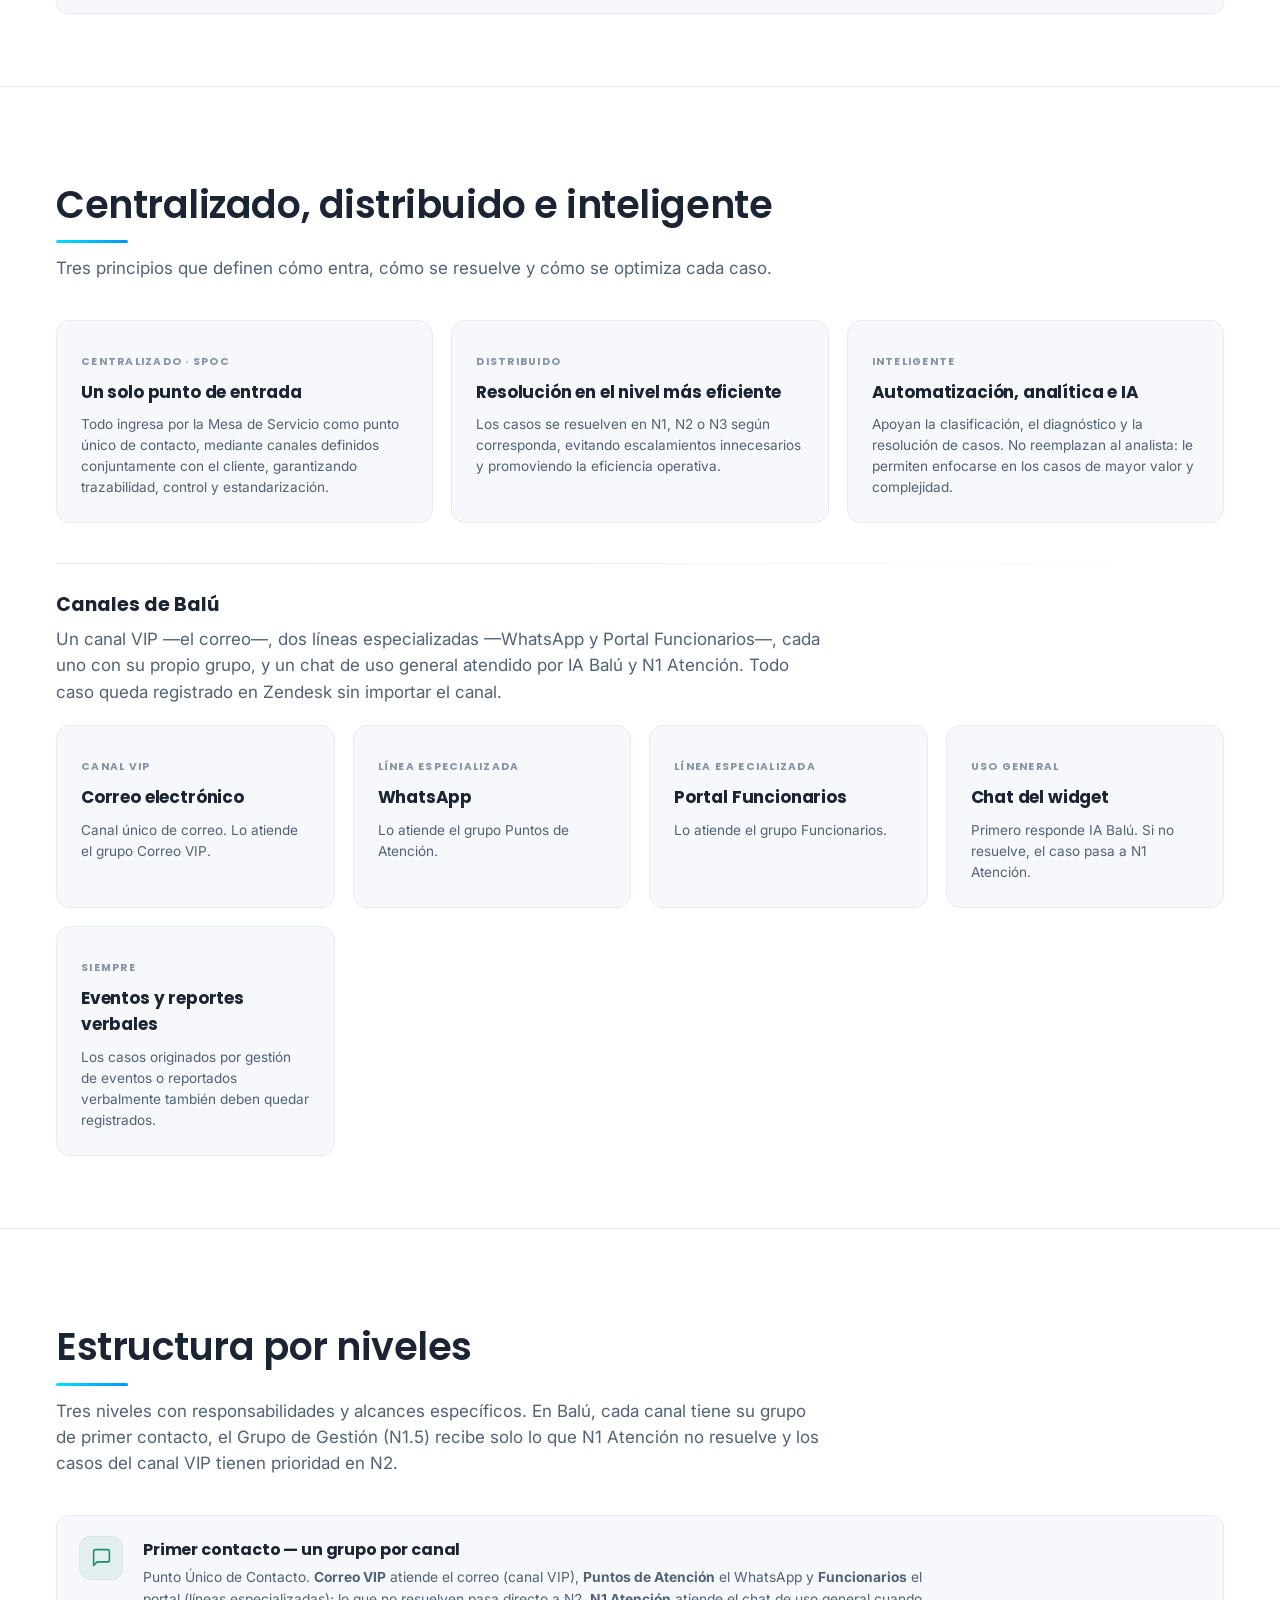
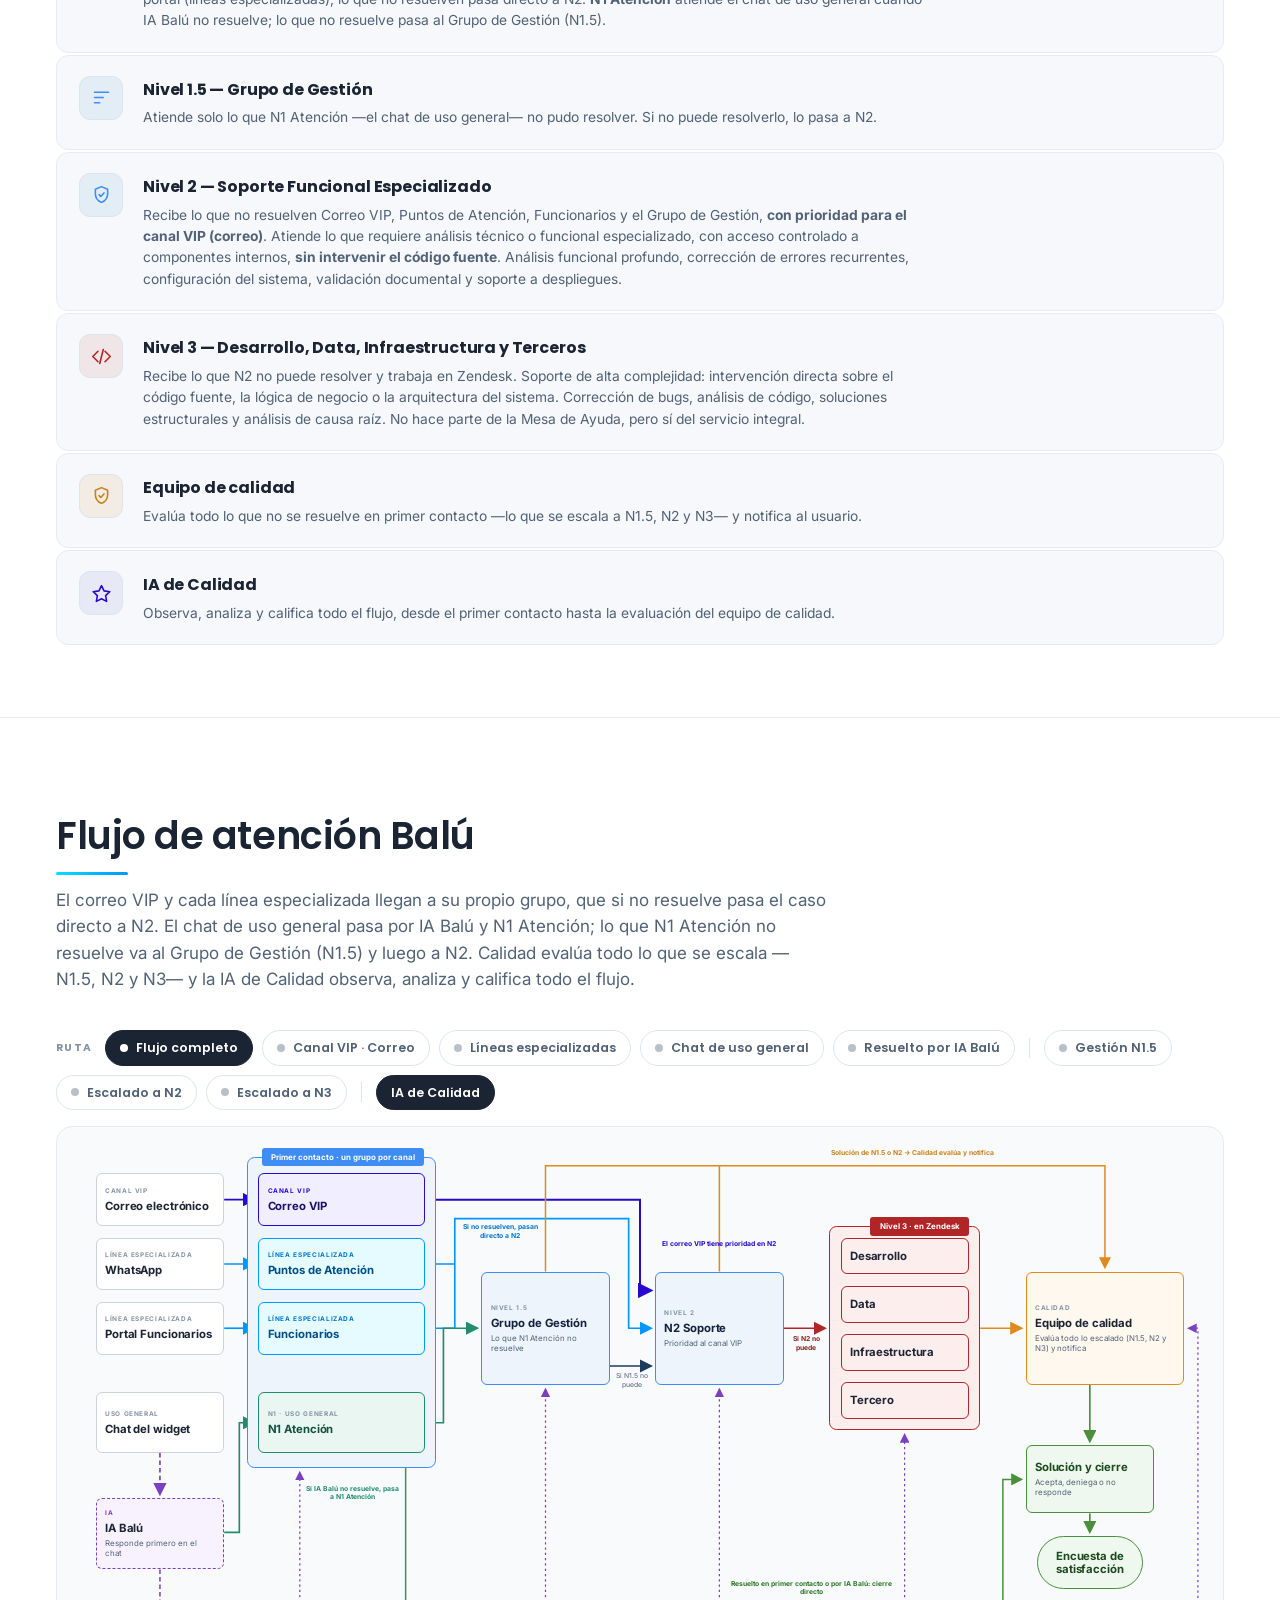
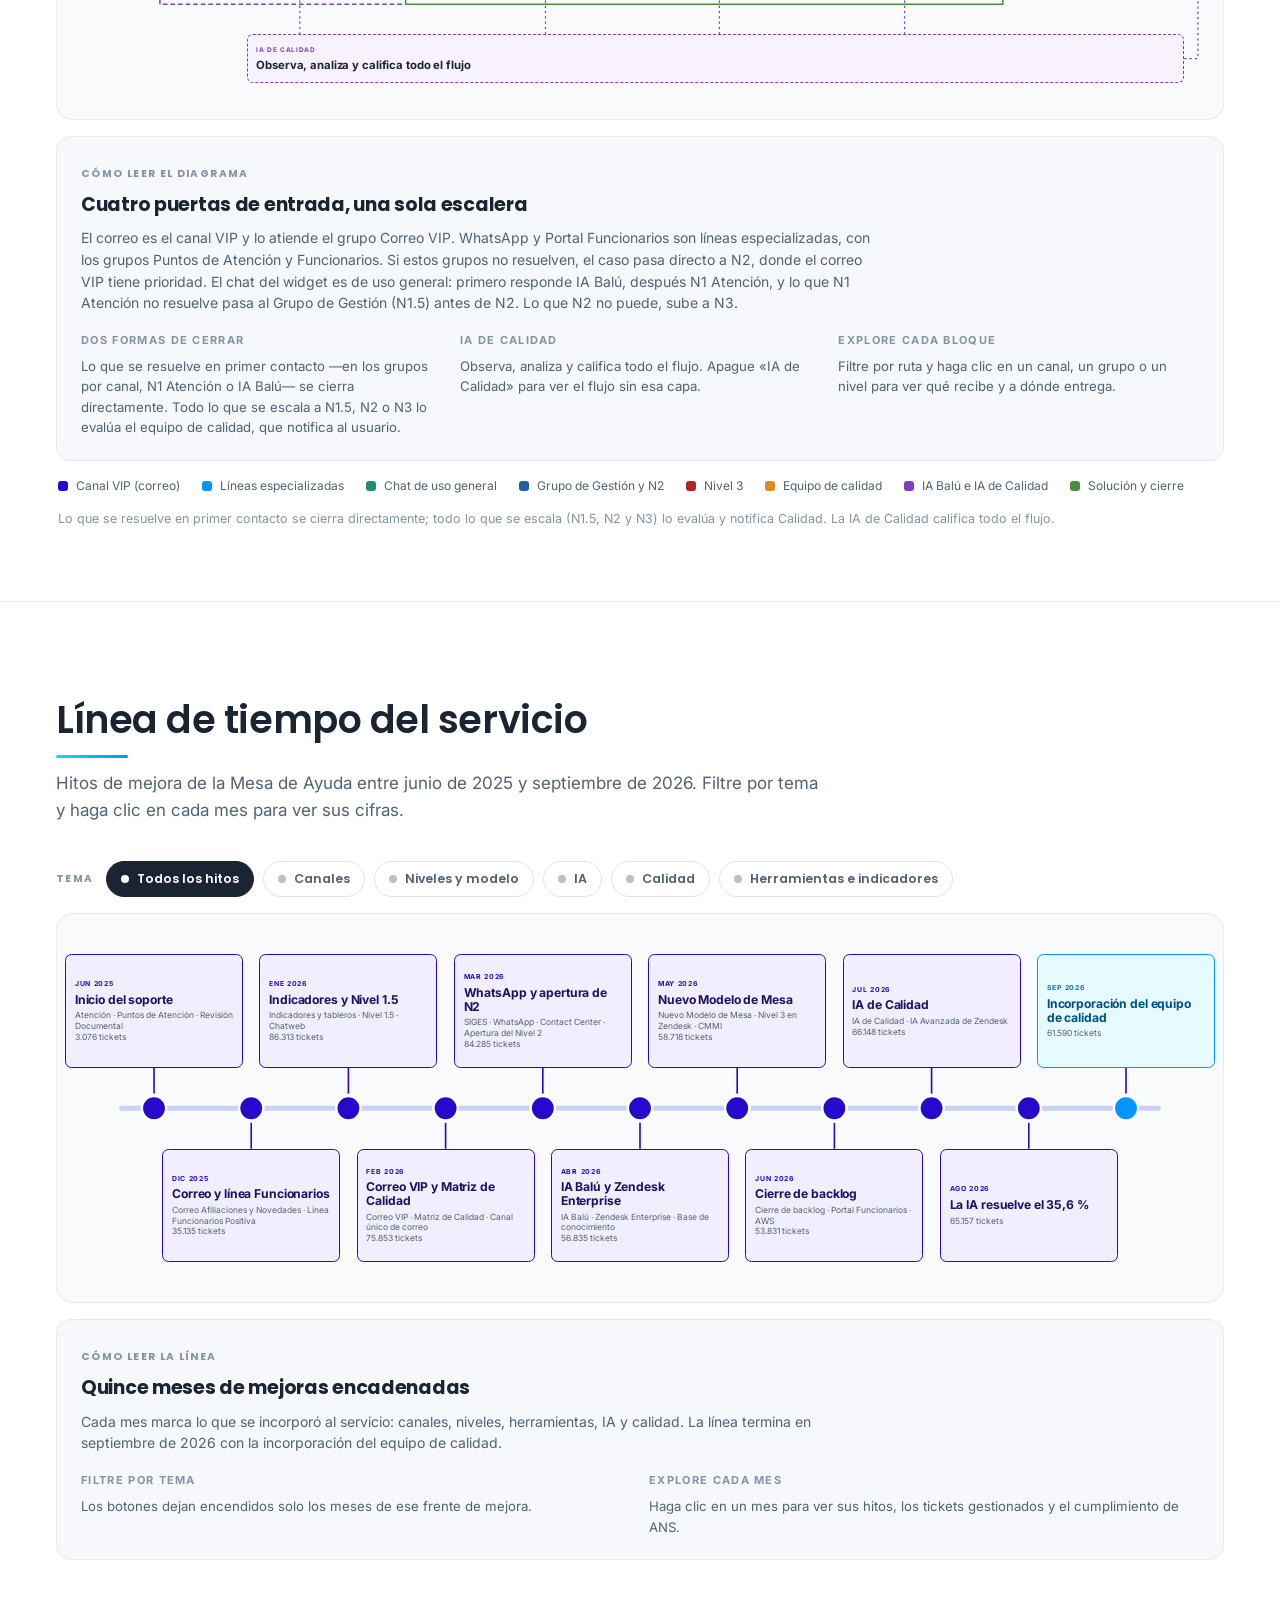
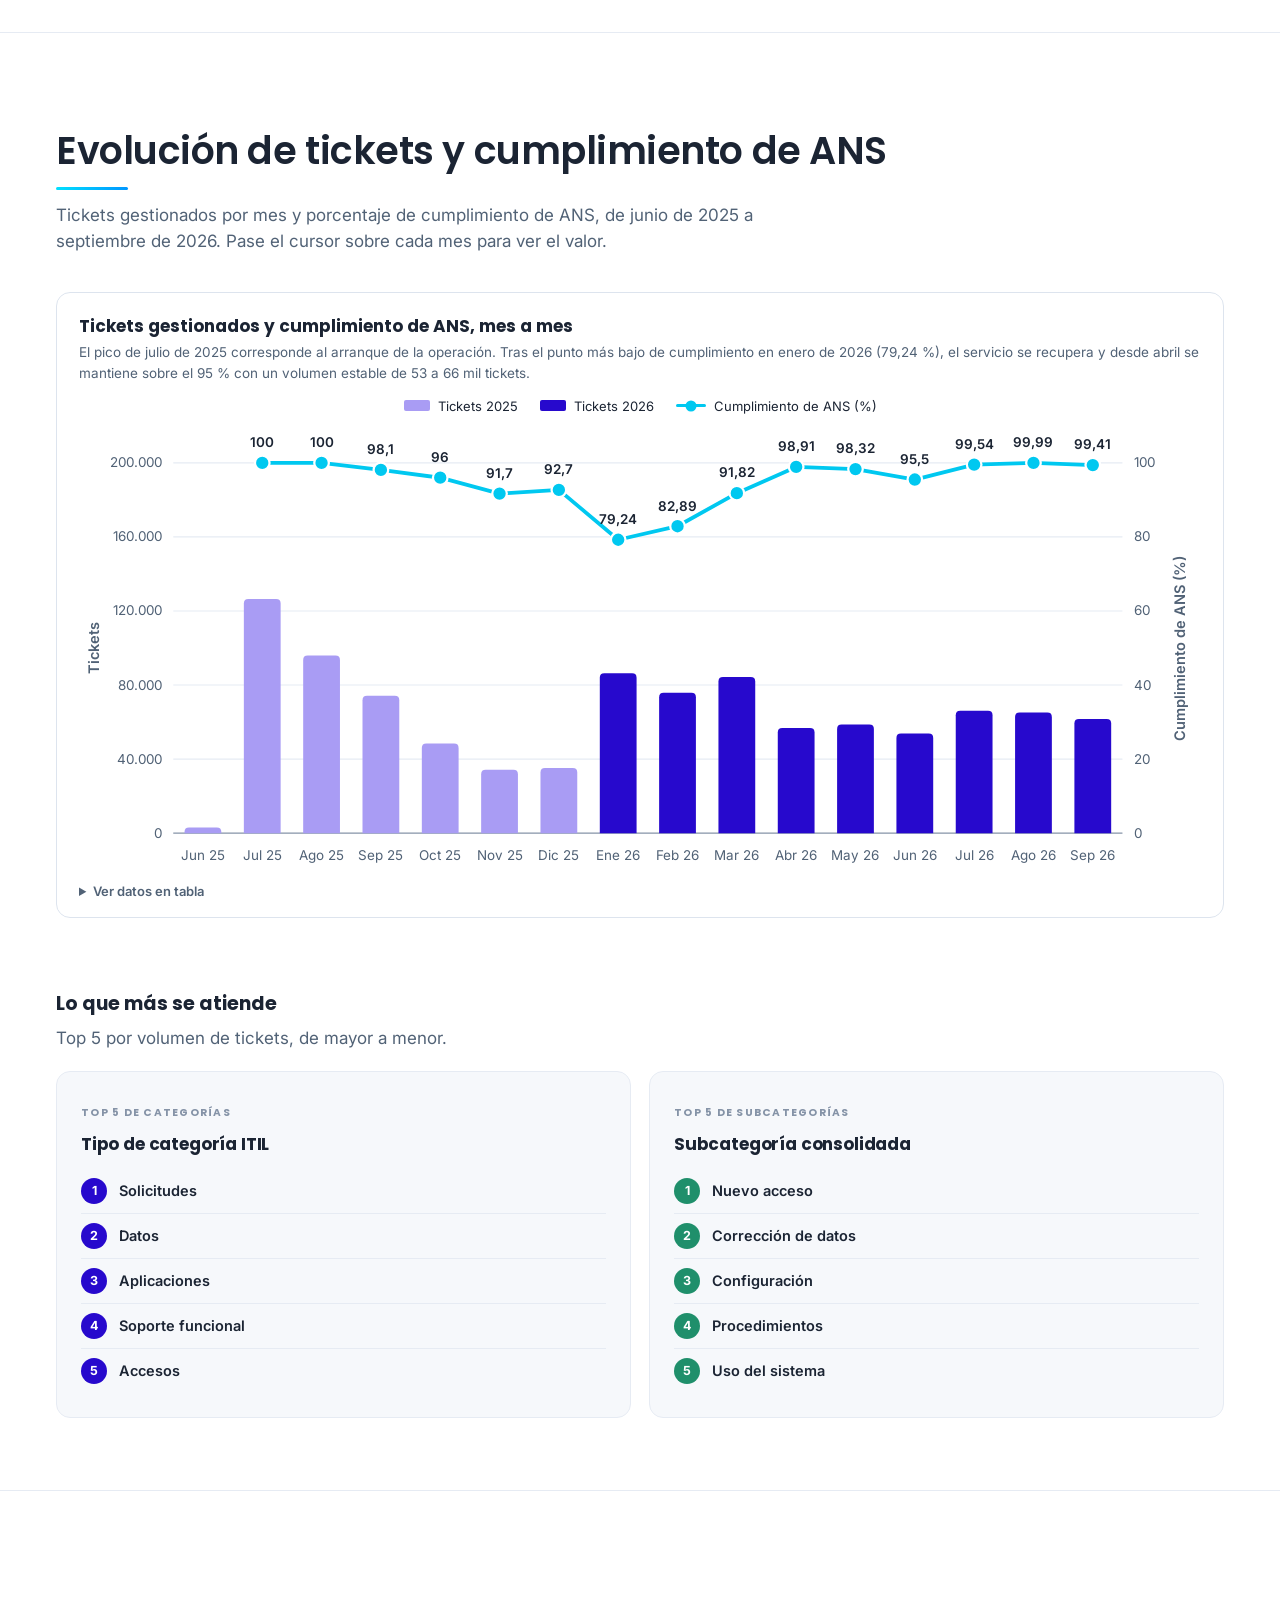
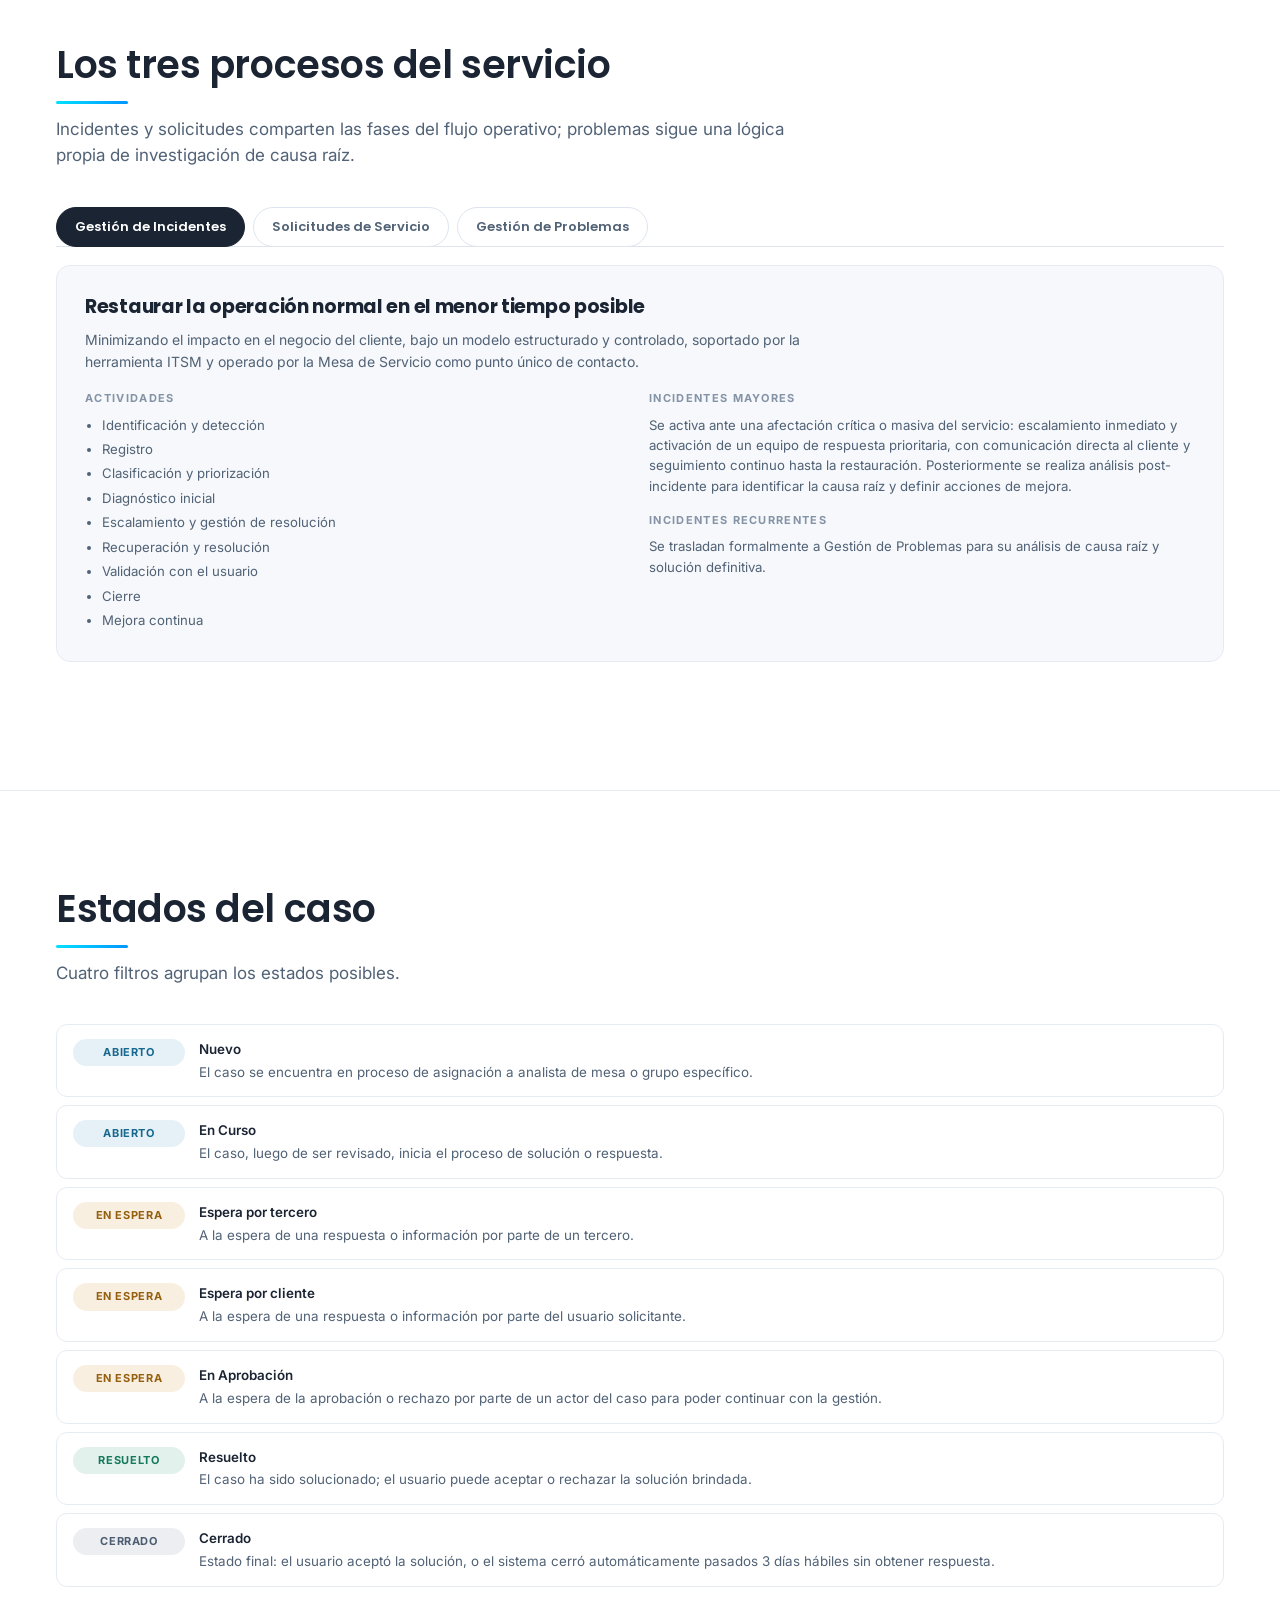
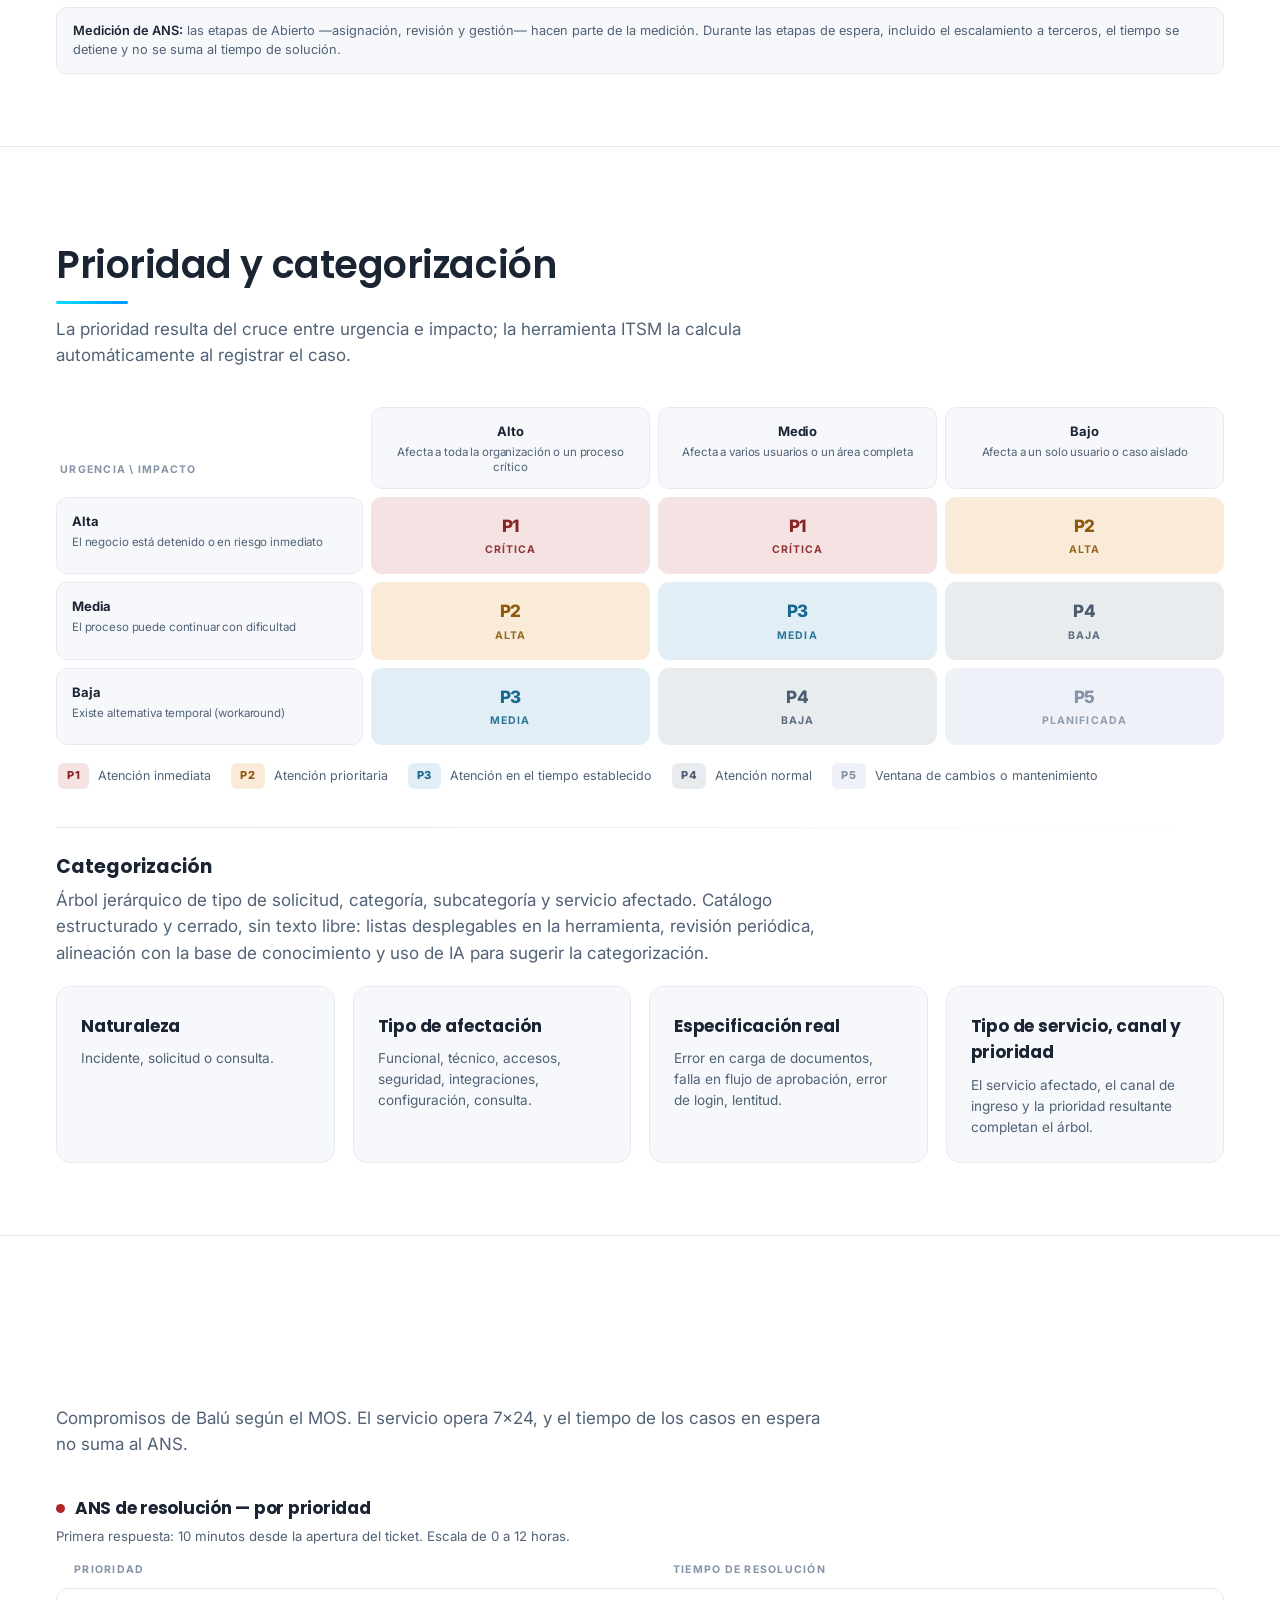
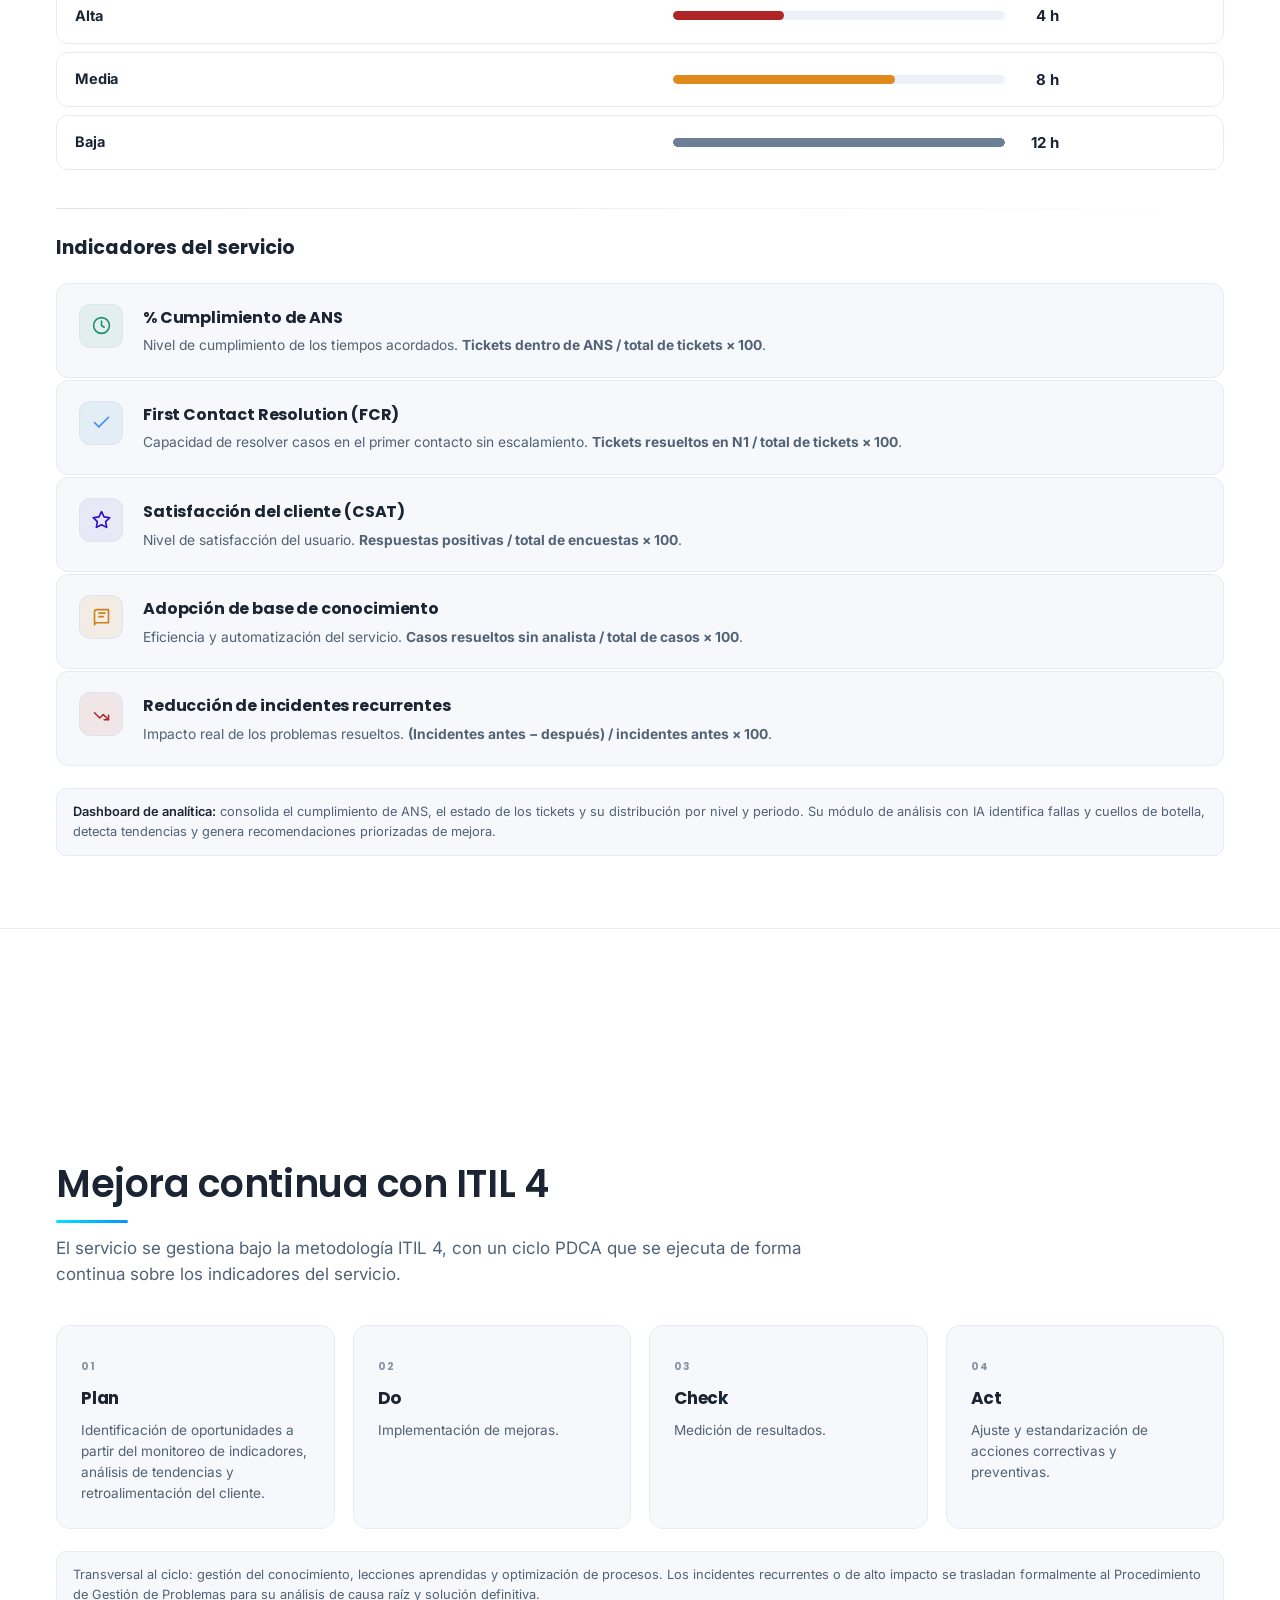
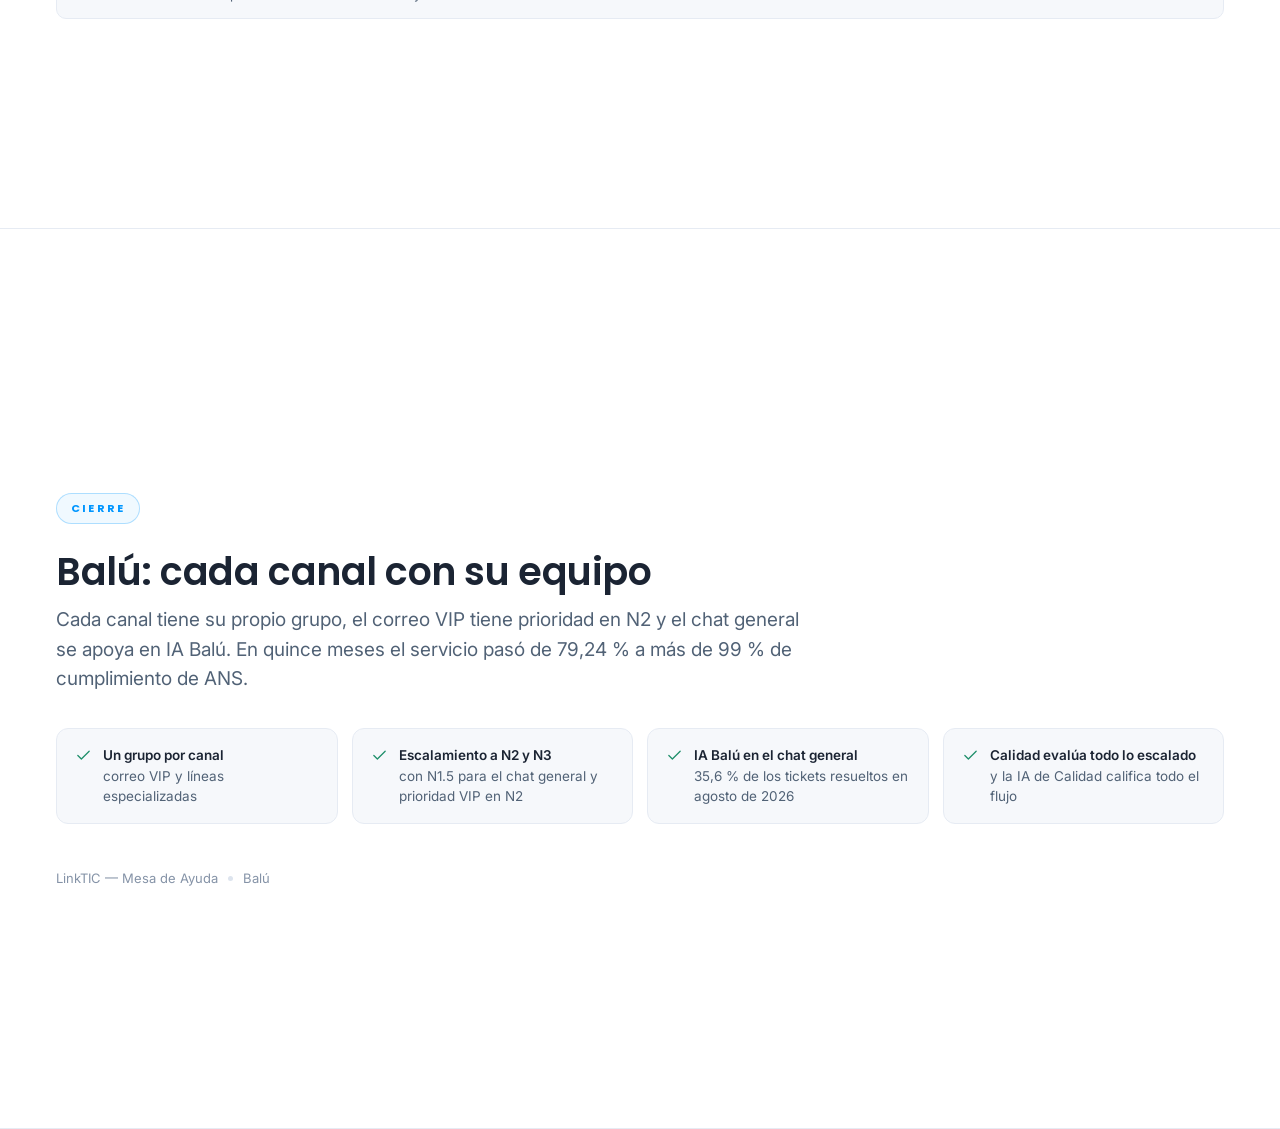
<file: sites/linktic/p/balu.html>
<!DOCTYPE html>
<html lang="es">
<head>
<meta charset="utf-8"/>
<meta name="viewport" content="width=device-width, initial-scale=1"/>
<title>Modelo de atención — Balú | LinkTIC</title>
<meta name="description" content="Modelo de atención de la Mesa de Ayuda Balú: canal VIP, líneas especializadas y chat de uso general, un grupo por canal, Grupo de Gestión N1.5, escalamiento a N2 y N3, línea de tiempo del servicio y evolución de tickets y ANS."/>
<meta name="theme-color" content="#ffffff"/>
<meta property="og:title" content="Modelo de atención — Balú"/>
<meta property="og:description" content="Mesa de Ayuda Balú: plataforma de ARL Positiva para afiliaciones y novedades, recaudo y cartera."/>
<meta property="og:type" content="website"/>
<link rel="preconnect" href="https://fonts.googleapis.com"/>
<link rel="preconnect" href="https://fonts.gstatic.com" crossorigin/>
<link href="https://fonts.googleapis.com/css2?family=Inter:wght@400;500;600;700;800&display=swap" rel="stylesheet"/>
<link rel="stylesheet" href="../assets/core.css"/>
</head>
<body data-base="../" data-deck="balu">
<div class="wrap">

<header class="topbar">
  <div class="brand"><i></i> LinkTIC <span>· Mesa de Ayuda</span></div>
  <div class="spacer"></div>
  <div class="picker" id="picker"></div>
  <button class="tbtn" data-print type="button">Descargar PDF</button>
  <div class="progress" id="progress"></div>
</header>

<nav class="sidenav" id="sidenav" aria-label="Secciones"></nav>

<!-- 1 · PORTADA -->
<section class="slide" id="portada" data-nav="Portada">
  <div class="inner">
    <span class="eyebrow reveal">Modelo de atención · Mesa de Ayuda</span>
    <h1 class="reveal">Modelo de atención<br/><span class="accent">Balú</span></h1>
    <p class="lede reveal">Soporte funcional y técnico de la plataforma con la que ARL Positiva gestiona afiliaciones y novedades, recaudo y cartera.</p>
    <div class="rule reveal"></div>
    <p class="sub reveal">Niveles 1, 2 y 3 · 7×24 · Zendesk — canal VIP, líneas especializadas y chat de uso general, sobre el modelo general de soporte externo de LinkTIC</p>
    <div class="signoff reveal"><span>LinkTIC — Mesa de Ayuda</span><i></i><span>Balú</span></div>
  </div>
</section>

<!-- 2 · FICHA DEL SERVICIO -->
<section class="slide" id="servicio" data-nav="Ficha del servicio">
  <div class="inner">
    <div class="section-head">
      <h2 class="reveal">Ficha del servicio</h2>
      <p class="sub reveal">Condiciones del servicio Balú según el Manual Operativo del Servicio (MOS).</p>
    </div>
    <div class="tbl-wrap reveal">
      <table class="tbl">
        <tbody>
          <tr><td>Servicio</td><td>Soporte funcional y técnico de la plataforma para gestionar afiliaciones y novedades, recaudo y cartera de ARL Positiva.</td></tr>
          <tr><td>Alcance</td><td>Soporte de Nivel 1, 2 y 3 sobre Afiliaciones y Novedades, y Recaudo y Cartera.</td></tr>
          <tr><td>Inicio del servicio</td><td>Junio de 2025</td></tr>
          <tr><td>Horario</td><td>7×24 en N1, N2, N3 y en la atención de incidentes críticos (P1 y P2).</td></tr>
          <tr><td>Herramienta</td><td>Zendesk</td></tr>
          <tr><td>Canales</td><td>Chat con IA Bot, WhatsApp, portal web y correo electrónico. Sin canal telefónico.</td></tr>
          <tr><td>Proveedor</td><td>LinkTIC — Nivel 1 a cargo de la Mesa de Ayuda.</td></tr>
          <tr><td>Gestión de problemas</td><td>Comité cada 15 días.</td></tr>
          <tr><td>Seguimiento con el cliente</td><td>Sesiones periódicas cada 15 días.</td></tr>
        </tbody>
      </table>
    </div>

    <div class="rule reveal" style="max-width:100%;margin:36px 0 24px"></div>

    <h3 class="reveal" style="font-size:19px;margin:0 0 6px">Catálogo de servicios</h3>
    <p class="sub reveal" style="margin-bottom:20px">Categorías y subcategorías con las que se tipifica cada caso en Zendesk.</p>
    <div class="grid" style="grid-template-columns:repeat(auto-fit,minmax(290px,1fr))">
      <article class="card reveal tone-blue">
        <span class="kicker">Categorías</span>
        <h3>Siete categorías</h3>
        <ul><li>Afiliaciones y Novedades</li><li>Recaudo y Cartera</li><li>Solicitud de Certificados</li><li>Actualización de datos</li><li>Funcionarios Positiva</li><li>Funcionarios Giving</li><li>Otros Servicios</li></ul>
      </article>
      <article class="card reveal tone-violet">
        <span class="kicker">Subcategorías</span>
        <h3>Afiliaciones, retiros y novedades</h3>
        <ul><li>Afiliación de empresa, dependientes e independientes (voluntario o con contrato)</li><li>Retiro dependiente, independiente o mixto</li><li>Prórroga y desplazamiento de trabajador</li><li>Cambio de riesgo u ocupación</li></ul>
      </article>
      <article class="card reveal tone-teal">
        <span class="kicker">Subcategorías</span>
        <h3>Datos, certificados y consultas</h3>
        <ul><li>Actualización de fechas de contrato</li><li>Actualización de correo</li><li>Solicitud de certificados</li><li>Información general</li><li>Otros</li></ul>
      </article>
    </div>
  </div>
</section>

<!-- 3 · PROPUESTA DE VALOR -->
<section class="slide" id="valor" data-nav="Propuesta de valor">
  <div class="inner">
    <div class="section-head">
      <h2 class="reveal">Reducir tickets, no solo atenderlos</h2>
      <p class="sub reveal">El pilar del modelo es la continuidad del negocio: anticiparse mediante IA, no solo reaccionar. El resultado es un soporte que reduce incidentes, mejora la productividad del usuario final y aporta valor directo al negocio, independiente de la herramienta tecnológica utilizada.</p>
    </div>
    <div class="grid">
      <article class="card reveal tone-teal">
        <span class="kicker">Diferenciador</span>
        <h3>Alta resolución en primer contacto</h3>
        <p>El FCR como métrica central de la operación, no como resultado accidental.</p>
      </article>
      <article class="card reveal tone-blue">
        <span class="kicker">Diferenciador</span>
        <h3>Base de conocimiento robusta</h3>
        <p>Soporta el autoservicio del usuario y alimenta a la IA: es la fuente de la que aprende.</p>
      </article>
      <article class="card reveal tone-violet">
        <span class="kicker">Diferenciador</span>
        <h3>Enfoque proactivo</h3>
        <p>Anticipación mediante análisis de tendencias, no solo reacción ante el incidente.</p>
      </article>
      <article class="card reveal tone-amber">
        <span class="kicker">Diferenciador</span>
        <h3>Gobierno del servicio</h3>
        <p>Visión estratégica y métricas de negocio, no solo conteo de tickets cerrados.</p>
      </article>
    </div>

    <div class="rule reveal" style="max-width:100%;margin:40px 0 28px"></div>

    <h3 class="reveal" style="font-size:19px;margin:0 0 6px">Las cuatro palancas del enfoque</h3>
    <p class="sub reveal" style="margin-bottom:22px">La calidad no se mide únicamente por la resolución de tickets, sino por la percepción del usuario y el impacto en su productividad.</p>
    <ul class="rows">
      <li class="row reveal">
        <span class="row-ico tone-teal"><svg viewBox="0 0 24 24" fill="none" stroke="currentColor" stroke-width="1.8" stroke-linecap="round" stroke-linejoin="round" aria-hidden="true"><path d="M20 6L9 17l-5-5"/></svg></span>
        <div class="row-body">
          <h3>FCR en Niveles 1 y 2</h3>
          <p>Apoyado en base de conocimiento, automatización e IA, reduciendo tiempos de atención y escalamientos.</p>
        </div>
      </li>
      <li class="row reveal">
        <span class="row-ico tone-blue"><svg viewBox="0 0 24 24" fill="none" stroke="currentColor" stroke-width="1.8" stroke-linecap="round" stroke-linejoin="round" aria-hidden="true"><path d="M20 12H4"/><path d="M10 6l-6 6 6 6"/></svg></span>
        <div class="row-body">
          <h3>Shift-left</h3>
          <p>Desplazar la resolución hacia los niveles de menor costo y complejidad — lo que hoy resuelve N3, mañana lo resuelve N2.</p>
        </div>
      </li>
      <li class="row reveal">
        <span class="row-ico tone-violet"><svg viewBox="0 0 24 24" fill="none" stroke="currentColor" stroke-width="1.8" stroke-linecap="round" stroke-linejoin="round" aria-hidden="true"><circle cx="11" cy="11" r="7"/><path d="M16.2 16.2L21 21"/></svg></span>
        <div class="row-body">
          <h3>Análisis de causa raíz</h3>
          <p>Identificar recurrencias y tendencias en lugar de solo cerrar tickets, uno por uno.</p>
        </div>
      </li>
      <li class="row reveal">
        <span class="row-ico tone-amber"><svg viewBox="0 0 24 24" fill="none" stroke="currentColor" stroke-width="1.8" stroke-linecap="round" stroke-linejoin="round" aria-hidden="true"><path d="M4 19V5"/><path d="M4 19h16"/><path d="M8 16v-4M12 16V8M16 16v-6"/></svg></span>
        <div class="row-body">
          <h3>Mejora continua basada en datos</h3>
          <p>Orientada a la continuidad del negocio y medida con los indicadores del servicio.</p>
        </div>
      </li>
    </ul>
  </div>
</section>

<!-- 4 · MODELO OPERATIVO -->
<section class="slide" id="operativo" data-nav="Modelo operativo">
  <div class="inner">
    <div class="section-head">
      <h2 class="reveal">Centralizado, distribuido e inteligente</h2>
      <p class="sub reveal">Tres principios que definen cómo entra, cómo se resuelve y cómo se optimiza cada caso.</p>
    </div>
    <div class="grid" style="grid-template-columns:repeat(auto-fit,minmax(300px,1fr))">
      <article class="card reveal tone-teal">
        <span class="kicker">Centralizado · SPOC</span>
        <h3>Un solo punto de entrada</h3>
        <p>Todo ingresa por la Mesa de Servicio como punto único de contacto, mediante canales definidos conjuntamente con el cliente, garantizando trazabilidad, control y estandarización.</p>
      </article>
      <article class="card reveal tone-blue">
        <span class="kicker">Distribuido</span>
        <h3>Resolución en el nivel más eficiente</h3>
        <p>Los casos se resuelven en N1, N2 o N3 según corresponda, evitando escalamientos innecesarios y promoviendo la eficiencia operativa.</p>
      </article>
      <article class="card reveal tone-violet">
        <span class="kicker">Inteligente</span>
        <h3>Automatización, analítica e IA</h3>
        <p>Apoyan la clasificación, el diagnóstico y la resolución de casos. No reemplazan al analista: le permiten enfocarse en los casos de mayor valor y complejidad.</p>
      </article>
    </div>

    <div class="rule reveal" style="max-width:100%;margin:40px 0 26px"></div>

    <h3 class="reveal" style="font-size:19px;margin:0 0 6px">Canales de Balú</h3>
    <p class="sub reveal" style="margin-bottom:20px">Un canal VIP —el correo—, dos líneas especializadas —WhatsApp y Portal Funcionarios—, cada uno con su propio grupo, y un chat de uso general atendido por IA Balú y N1 Atención. Todo caso queda registrado en Zendesk sin importar el canal.</p>
    <div class="grid" style="grid-template-columns:repeat(auto-fit,minmax(250px,1fr))">
      <article class="card reveal tone-violet">
        <span class="kicker">Canal VIP</span>
        <h3>Correo electrónico</h3>
        <p>Canal único de correo. Lo atiende el grupo Correo VIP.</p>
      </article>
      <article class="card reveal tone-blue">
        <span class="kicker">Línea especializada</span>
        <h3>WhatsApp</h3>
        <p>Lo atiende el grupo Puntos de Atención.</p>
      </article>
      <article class="card reveal tone-blue">
        <span class="kicker">Línea especializada</span>
        <h3>Portal Funcionarios</h3>
        <p>Lo atiende el grupo Funcionarios.</p>
      </article>
      <article class="card reveal tone-teal">
        <span class="kicker">Uso general</span>
        <h3>Chat del widget</h3>
        <p>Primero responde IA Balú. Si no resuelve, el caso pasa a N1 Atención.</p>
      </article>
      <article class="card reveal tone-amber">
        <span class="kicker">Siempre</span>
        <h3>Eventos y reportes verbales</h3>
        <p>Los casos originados por gestión de eventos o reportados verbalmente también deben quedar registrados.</p>
      </article>
    </div>
  </div>
</section>

<!-- 5 · NIVELES Y ROLES -->
<section class="slide" id="niveles" data-nav="Niveles y roles">
  <div class="inner">
    <div class="section-head">
      <h2 class="reveal">Estructura por niveles</h2>
      <p class="sub reveal">Tres niveles con responsabilidades y alcances específicos. En Balú, cada canal tiene su grupo de primer contacto, el Grupo de Gestión (N1.5) recibe solo lo que N1 Atención no resuelve y los casos del canal VIP tienen prioridad en N2.</p>
    </div>
    <ul class="rows">
      <li class="row reveal">
        <span class="row-ico tone-teal"><svg viewBox="0 0 24 24" fill="none" stroke="currentColor" stroke-width="1.8" stroke-linecap="round" stroke-linejoin="round" aria-hidden="true"><path d="M21 15a2 2 0 0 1-2 2H7l-4 4V5a2 2 0 0 1 2-2h14a2 2 0 0 1 2 2z"/></svg></span>
        <div class="row-body">
          <h3>Primer contacto — un grupo por canal</h3>
          <p>Punto Único de Contacto. <b>Correo VIP</b> atiende el correo (canal VIP), <b>Puntos de Atención</b> el WhatsApp y <b>Funcionarios</b> el portal (líneas especializadas); lo que no resuelven pasa directo a N2. <b>N1 Atención</b> atiende el chat de uso general cuando IA Balú no resuelve; lo que no resuelve pasa al Grupo de Gestión (N1.5).</p>
        </div>
      </li>
      <li class="row reveal">
        <span class="row-ico tone-blue"><svg viewBox="0 0 24 24" fill="none" stroke="currentColor" stroke-width="1.8" stroke-linecap="round" stroke-linejoin="round" aria-hidden="true"><path d="M4 6h16M4 12h10M4 18h6"/></svg></span>
        <div class="row-body">
          <h3>Nivel 1.5 — Grupo de Gestión</h3>
          <p>Atiende solo lo que N1 Atención —el chat de uso general— no pudo resolver. Si no puede resolverlo, lo pasa a N2.</p>
        </div>
      </li>
      <li class="row reveal">
        <span class="row-ico tone-blue"><svg viewBox="0 0 24 24" fill="none" stroke="currentColor" stroke-width="1.8" stroke-linecap="round" stroke-linejoin="round" aria-hidden="true"><path d="M12 3l7 3v5c0 4.6-3 8.3-7 10-4-1.7-7-5.4-7-10V6z"/><path d="M9.2 12.2l2 2 3.6-4"/></svg></span>
        <div class="row-body">
          <h3>Nivel 2 — Soporte Funcional Especializado</h3>
          <p>Recibe lo que no resuelven Correo VIP, Puntos de Atención, Funcionarios y el Grupo de Gestión, <b>con prioridad para el canal VIP (correo)</b>. Atiende lo que requiere análisis técnico o funcional especializado, con acceso controlado a componentes internos, <b>sin intervenir el código fuente</b>. Análisis funcional profundo, corrección de errores recurrentes, configuración del sistema, validación documental y soporte a despliegues.</p>
        </div>
      </li>
      <li class="row reveal">
        <span class="row-ico tone-red"><svg viewBox="0 0 24 24" fill="none" stroke="currentColor" stroke-width="1.8" stroke-linecap="round" stroke-linejoin="round" aria-hidden="true"><path d="M16 18l6-6-6-6"/><path d="M8 6l-6 6 6 6"/><path d="M14 4l-4 16"/></svg></span>
        <div class="row-body">
          <h3>Nivel 3 — Desarrollo, Data, Infraestructura y Terceros</h3>
          <p>Recibe lo que N2 no puede resolver y trabaja en Zendesk. Soporte de alta complejidad: intervención directa sobre el código fuente, la lógica de negocio o la arquitectura del sistema. Corrección de bugs, análisis de código, soluciones estructurales y análisis de causa raíz. No hace parte de la Mesa de Ayuda, pero sí del servicio integral.</p>
        </div>
      </li>
      <li class="row reveal">
        <span class="row-ico tone-amber"><svg viewBox="0 0 24 24" fill="none" stroke="currentColor" stroke-width="1.8" stroke-linecap="round" stroke-linejoin="round" aria-hidden="true"><path d="M12 3l7 3v5c0 4.6-3 8.3-7 10-4-1.7-7-5.4-7-10V6z"/><path d="M9.2 12.2l2 2 3.6-4"/></svg></span>
        <div class="row-body">
          <h3>Equipo de calidad</h3>
          <p>Evalúa todo lo que no se resuelve en primer contacto —lo que se escala a N1.5, N2 y N3— y notifica al usuario.</p>
        </div>
      </li>
      <li class="row reveal">
        <span class="row-ico tone-violet"><svg viewBox="0 0 24 24" fill="none" stroke="currentColor" stroke-width="1.8" stroke-linecap="round" stroke-linejoin="round" aria-hidden="true"><path d="M12 3l2.9 6 6.6.9-4.8 4.6 1.2 6.5L12 18l-5.9 3 1.2-6.5L2.5 9.9 9.1 9z"/></svg></span>
        <div class="row-body">
          <h3>IA de Calidad</h3>
          <p>Observa, analiza y califica todo el flujo, desde el primer contacto hasta la evaluación del equipo de calidad.</p>
        </div>
      </li>
    </ul>

  </div>
</section>

<!-- 6 · FLUJO BALÚ -->
<section class="slide slide--wide" id="flujo" data-nav="Flujo Balú">
  <div class="inner">
    <div class="section-head">
      <h2 class="reveal">Flujo de atención Balú</h2>
      <p class="sub reveal">El correo VIP y cada línea especializada llegan a su propio grupo, que si no resuelve pasa el caso directo a N2. El chat de uso general pasa por IA Balú y N1 Atención; lo que N1 Atención no resuelve va al Grupo de Gestión (N1.5) y luego a N2. Calidad evalúa todo lo que se escala —N1.5, N2 y N3— y la IA de Calidad observa, analiza y califica todo el flujo.</p>
    </div>

    <div class="flow reveal">

      <div class="flow-controls">
        <span class="ctl-label">Ruta</span>
        <button class="fchip" type="button" data-route="all" aria-pressed="true"><i></i>Flujo completo</button>
        <button class="fchip t-indigo" type="button" data-route="vip" aria-pressed="false"><i></i>Canal VIP · Correo</button>
        <button class="fchip t-cyan" type="button" data-route="esp" aria-pressed="false"><i></i>Líneas especializadas</button>
        <button class="fchip t-teal" type="button" data-route="gen" aria-pressed="false"><i></i>Chat de uso general</button>
        <button class="fchip t-violet" type="button" data-route="ia" aria-pressed="false"><i></i>Resuelto por IA Balú</button>
        <span class="ctl-sep"></span>
        <button class="fchip t-blue" type="button" data-route="g15" aria-pressed="false"><i></i>Gestión N1.5</button>
        <button class="fchip t-blue" type="button" data-route="n2" aria-pressed="false"><i></i>Escalado a N2</button>
        <button class="fchip t-red" type="button" data-route="n3" aria-pressed="false"><i></i>Escalado a N3</button>
        <span class="ctl-sep"></span>
        <button class="fchip" type="button" data-layer-toggle="iacal" aria-pressed="true">IA de Calidad</button>
      </div>

      <div class="flow-stage">
        <div class="diagram-scroll">
          <div class="flowbox" style="--grid:1500;aspect-ratio:1500/740" role="group" aria-label="Diagrama del flujo de atención Balú">

            <svg class="flow-edges" viewBox="0 0 1500 740" preserveAspectRatio="xMidYMid meet" aria-hidden="true">
              <defs>
                <marker id="bDk" markerWidth="8" markerHeight="8" refX="6.5" refY="4" orient="auto"><path d="M0,0 L8,4 L0,8 z" fill="#1f3a5f"/></marker>
                <marker id="bIn" markerWidth="8" markerHeight="8" refX="6.5" refY="4" orient="auto"><path d="M0,0 L8,4 L0,8 z" fill="#2709CD"/></marker>
                <marker id="bCy" markerWidth="8" markerHeight="8" refX="6.5" refY="4" orient="auto"><path d="M0,0 L8,4 L0,8 z" fill="#0096FF"/></marker>
                <marker id="bTe" markerWidth="8" markerHeight="8" refX="6.5" refY="4" orient="auto"><path d="M0,0 L8,4 L0,8 z" fill="#1f8f6b"/></marker>
                <marker id="bVi" markerWidth="8" markerHeight="8" refX="6.5" refY="4" orient="auto"><path d="M0,0 L8,4 L0,8 z" fill="#7b3fbf"/></marker>
                <marker id="bRd" markerWidth="8" markerHeight="8" refX="6.5" refY="4" orient="auto"><path d="M0,0 L8,4 L0,8 z" fill="#b02525"/></marker>
                <marker id="bAm" markerWidth="8" markerHeight="8" refX="6.5" refY="4" orient="auto"><path d="M0,0 L8,4 L0,8 z" fill="#e08a1e"/></marker>
                <marker id="bGr" markerWidth="8" markerHeight="8" refX="6.5" refY="4" orient="auto"><path d="M0,0 L8,4 L0,8 z" fill="#4a8f3c"/></marker>
              </defs>

              <!-- canal → grupo de N1 -->
              <path class="fedge" data-routes="all vip n2 n3" d="M200,75 H239" fill="none" stroke="#2709CD" stroke-width="2.2" marker-end="url(#bIn)"/>
              <path class="fedge" data-routes="all esp n2 n3" d="M200,160 H239" fill="none" stroke="#0096FF" stroke-width="2.2" marker-end="url(#bCy)"/>
              <path class="fedge" data-routes="all esp n2 n3" d="M200,245 H239" fill="none" stroke="#0096FF" stroke-width="2.2" marker-end="url(#bCy)"/>
              <path class="fedge" data-routes="all gen ia g15 n2 n3" d="M115,410 V464" fill="none" stroke="#7b3fbf" stroke-width="2.2" stroke-dasharray="6,4" marker-end="url(#bVi)"/>
              <path class="fedge" data-routes="all gen g15 n2 n3" d="M200,515 H220 V370 H239" fill="none" stroke="#1f8f6b" stroke-width="2.2" marker-end="url(#bTe)"/>

              <!-- Correo VIP y líneas especializadas → directo a N2 -->
              <path class="fedge" data-routes="all vip n2 n3" d="M465,75 H750 V195 H764" fill="none" stroke="#2709CD" stroke-width="2.6" marker-end="url(#bIn)"/>
              <path class="fedge" data-routes="all esp n2 n3" d="M465,245 H505 V100 H735 V245 H764" fill="none" stroke="#0096FF" stroke-width="2.2" marker-end="url(#bCy)"/>
              <path class="fedge" data-routes="all esp n2 n3" d="M465,160 H505" fill="none" stroke="#0096FF" stroke-width="2.2"/>

              <!-- N1 Atención → Grupo de Gestión N1.5 → N2 -->
              <path class="fedge" data-routes="all g15 n2 n3" d="M465,370 H490 V245 H534" fill="none" stroke="#1f8f6b" stroke-width="2.2" marker-end="url(#bTe)"/>
              <path class="fedge" data-routes="all n2 n3" d="M710,295 H764" fill="none" stroke="#1f3a5f" stroke-width="2.2" marker-end="url(#bDk)"/>

              <!-- N2 → N3 → Calidad -->
              <path class="fedge" data-routes="all n3" d="M940,245 H994" fill="none" stroke="#b02525" stroke-width="2.2" marker-end="url(#bRd)"/>
              <path class="fedge" data-routes="all n3" d="M1200,245 H1254" fill="none" stroke="#e08a1e" stroke-width="2.2" marker-end="url(#bAm)"/>

              <!-- solución de N1.5 o N2 → Calidad -->
              <path class="fedge" data-routes="all g15" d="M625,170 V30 H855" fill="none" stroke="#e08a1e" stroke-width="2"/>
              <path class="fedge" data-routes="all n2" d="M855,170 V30" fill="none" stroke="#e08a1e" stroke-width="2"/>
              <path class="fedge" data-routes="all g15 n2" d="M855,30 H1365 V164" fill="none" stroke="#e08a1e" stroke-width="2" marker-end="url(#bAm)"/>

              <!-- Calidad → cierre → encuesta -->
              <path class="fedge" data-routes="all g15 n2 n3" d="M1345,320 V394" fill="none" stroke="#4a8f3c" stroke-width="2.2" marker-end="url(#bGr)"/>
              <path class="fedge" data-routes="all vip esp gen ia g15 n2 n3" d="M1345,490 V514" fill="none" stroke="#4a8f3c" stroke-width="2.2" marker-end="url(#bGr)"/>

              <!-- resuelto en N1 o por IA Balú: cierre directo -->
              <path class="fedge" data-routes="all ia" d="M115,564 V610 H440" fill="none" stroke="#7b3fbf" stroke-width="2" stroke-dasharray="6,4"/>
              <path class="fedge" data-routes="all vip esp gen" d="M440,430 V610" fill="none" stroke="#4a8f3c" stroke-width="2"/>
              <path class="fedge" data-routes="all ia vip esp gen" d="M440,610 H1230 V445 H1254" fill="none" stroke="#4a8f3c" stroke-width="2" marker-end="url(#bGr)"/>

              <!-- IA de Calidad observa todo el flujo -->
              <path class="fedge" data-layer="iacal" data-routes="all vip esp gen ia g15 n2 n3" d="M300,650 V436" fill="none" stroke="#7b3fbf" stroke-width="1.6" stroke-dasharray="3,4" marker-end="url(#bVi)"/>
              <path class="fedge" data-layer="iacal" data-routes="all vip esp gen ia g15 n2 n3" d="M625,650 V326" fill="none" stroke="#7b3fbf" stroke-width="1.6" stroke-dasharray="3,4" marker-end="url(#bVi)"/>
              <path class="fedge" data-layer="iacal" data-routes="all vip esp gen ia g15 n2 n3" d="M855,650 V326" fill="none" stroke="#7b3fbf" stroke-width="1.6" stroke-dasharray="3,4" marker-end="url(#bVi)"/>
              <path class="fedge" data-layer="iacal" data-routes="all vip esp gen ia g15 n2 n3" d="M1100,650 V386" fill="none" stroke="#7b3fbf" stroke-width="1.6" stroke-dasharray="3,4" marker-end="url(#bVi)"/>
              <path class="fedge" data-layer="iacal" data-routes="all vip esp gen ia g15 n2 n3" d="M1470,682 H1488 V245 H1476" fill="none" stroke="#7b3fbf" stroke-width="1.6" stroke-dasharray="3,4" marker-end="url(#bVi)"/>
            </svg>

            <div class="fgroup g-blue" data-routes="all vip esp gen g15 n2 n3" style="--x:230;--y:18;--w:250;--h:412">
              <span class="fgroup-tag">Primer contacto · un grupo por canal</span>
            </div>

            <button class="fnode n-plain" type="button" data-node="c-mail" data-routes="all vip n2 n3" style="--x:30;--y:40;--w:170;--h:70">
              <em>Canal VIP</em><b>Correo electrónico</b>
            </button>
            <button class="fnode n-plain" type="button" data-node="c-wa" data-routes="all esp n2 n3" style="--x:30;--y:125;--w:170;--h:70">
              <em>Línea especializada</em><b>WhatsApp</b>
            </button>
            <button class="fnode n-plain" type="button" data-node="c-portal" data-routes="all esp n2 n3" style="--x:30;--y:210;--w:170;--h:70">
              <em>Línea especializada</em><b>Portal Funcionarios</b>
            </button>
            <button class="fnode n-plain" type="button" data-node="c-chat" data-routes="all gen ia g15 n2 n3" style="--x:30;--y:330;--w:170;--h:80">
              <em>Uso general</em><b>Chat del widget</b>
            </button>
            <button class="fnode n-violet" type="button" data-node="iabalu" data-routes="all gen ia g15 n2 n3" style="--x:30;--y:470;--w:170;--h:94">
              <em>IA</em><b>IA Balú</b><span>Responde primero en el chat</span>
            </button>

            <button class="fnode n-indigo" type="button" data-node="n1vip" data-routes="all vip n2 n3" style="--x:245;--y:40;--w:220;--h:70">
              <em>Canal VIP</em><b>Correo VIP</b>
            </button>
            <button class="fnode n-cyan" type="button" data-node="n1pa" data-routes="all esp n2 n3" style="--x:245;--y:125;--w:220;--h:70">
              <em>Línea especializada</em><b>Puntos de Atención</b>
            </button>
            <button class="fnode n-cyan" type="button" data-node="n1fun" data-routes="all esp n2 n3" style="--x:245;--y:210;--w:220;--h:70">
              <em>Línea especializada</em><b>Funcionarios</b>
            </button>
            <button class="fnode n-teal" type="button" data-node="n1at" data-routes="all gen g15 n2 n3" style="--x:245;--y:330;--w:220;--h:80">
              <em>N1 · uso general</em><b>N1 Atención</b>
            </button>

            <button class="fnode n-blue" type="button" data-node="n15" data-routes="all g15 n2 n3" style="--x:540;--y:170;--w:170;--h:150">
              <em>Nivel 1.5</em><b>Grupo de Gestión</b><span>Lo que N1 Atención no resuelve</span>
            </button>
            <button class="fnode n-blue" type="button" data-node="n2" data-routes="all n2 n3" style="--x:770;--y:170;--w:170;--h:150">
              <em>Nivel 2</em><b>N2 Soporte</b><span>Prioridad al canal VIP</span>
            </button>

            <div class="fgroup g-red is-stack" data-routes="all n3" style="--x:1000;--y:110;--w:200;--h:270">
              <span class="fgroup-tag">Nivel 3 · en Zendesk</span>
              <div class="fgroup-body">
                <button class="fnode n-red" type="button" data-node="n3dev" data-routes="all n3"><b>Desarrollo</b></button>
                <button class="fnode n-red" type="button" data-node="n3data" data-routes="all n3"><b>Data</b></button>
                <button class="fnode n-red" type="button" data-node="n3infra" data-routes="all n3"><b>Infraestructura</b></button>
                <button class="fnode n-red" type="button" data-node="n3terc" data-routes="all n3"><b>Tercero</b></button>
              </div>
            </div>

            <button class="fnode n-amber" type="button" data-node="calidad" data-routes="all g15 n2 n3" style="--x:1260;--y:170;--w:210;--h:150">
              <em>Calidad</em><b>Equipo de calidad</b><span>Evalúa todo lo escalado (N1.5, N2 y N3) y notifica</span>
            </button>
            <button class="fnode n-green" type="button" data-node="cierre-caso" data-routes="all vip esp gen ia g15 n2 n3" style="--x:1260;--y:400;--w:170;--h:90">
              <b>Solución y cierre</b><span>Acepta, deniega o no responde</span>
            </button>
            <button class="fnode n-green n-pill is-center" type="button" data-node="encuesta" data-routes="all vip esp gen ia g15 n2 n3" style="--x:1275;--y:520;--w:140;--h:70">
              <b>Encuesta de satisfacción</b>
            </button>

            <button class="fnode n-violet" type="button" data-node="iacal" data-layer="iacal" data-routes="all vip esp gen ia g15 n2 n3" style="--x:230;--y:650;--w:1240;--h:64">
              <em>IA de Calidad</em><b>Observa, analiza y califica todo el flujo</b>
            </button>

            <p class="flabel t-teal" data-routes="all gen g15 n2 n3" style="--x:370;--y:452;--w:128">Si IA Balú no resuelve, pasa a N1 Atención</p>
            <p class="flabel t-amber" data-routes="all g15 n2" style="--x:1110;--y:8;--w:320">Solución de N1.5 o N2 → Calidad evalúa y notifica</p>
            <p class="flabel t-indigo" data-routes="all n2 n3" style="--x:855;--y:128;--w:170">El correo VIP tiene prioridad en N2</p>
            <p class="flabel t-cyan" data-routes="all vip esp n2 n3" style="--x:565;--y:106;--w:110">Si no resuelven, pasan directo a N2</p>
            <p class="flabel" data-routes="all n2 n3" style="--x:740;--y:303;--w:54">Si N1.5 no puede</p>
            <p class="flabel t-red" data-routes="all n3" style="--x:970;--y:254;--w:54">Si N2 no puede</p>
            <p class="flabel t-green" data-routes="all ia vip esp gen" style="--x:977;--y:578;--w:236">Resuelto en primer contacto o por IA Balú: cierre directo</p>

          </div>
        </div>
      </div>

      <p class="scroll-hint">Deslice horizontalmente para ver el diagrama completo →</p>

      <div class="flow-detail">
        <div class="fdetail" data-detail="intro">
          <span class="kicker">Cómo leer el diagrama</span>
          <h3>Cuatro puertas de entrada, una sola escalera</h3>
          <p>El correo es el canal VIP y lo atiende el grupo Correo VIP. WhatsApp y Portal Funcionarios son líneas especializadas, con los grupos Puntos de Atención y Funcionarios. Si estos grupos no resuelven, el caso pasa directo a N2, donde el correo VIP tiene prioridad. El chat del widget es de uso general: primero responde IA Balú, después N1 Atención, y lo que N1 Atención no resuelve pasa al Grupo de Gestión (N1.5) antes de N2. Lo que N2 no puede, sube a N3.</p>
          <div class="fdetail-cols">
            <div><h4>Dos formas de cerrar</h4><p>Lo que se resuelve en primer contacto —en los grupos por canal, N1 Atención o IA Balú— se cierra directamente. Todo lo que se escala a N1.5, N2 o N3 lo evalúa el equipo de calidad, que notifica al usuario.</p></div>
            <div><h4>IA de Calidad</h4><p>Observa, analiza y califica todo el flujo. Apague «IA de Calidad» para ver el flujo sin esa capa.</p></div>
            <div><h4>Explore cada bloque</h4><p>Filtre por ruta y haga clic en un canal, un grupo o un nivel para ver qué recibe y a dónde entrega.</p></div>
          </div>
        </div>

        <div class="fdetail" data-detail="c-mail" hidden>
          <span class="kicker">Canal VIP</span>
          <h3>Correo electrónico</h3>
          <p>El único canal VIP y el canal único de correo del servicio. Todo lo que entra por correo lo atiende el grupo <b>Correo VIP</b> y, si escala hasta N2, tiene prioridad.</p>
        </div>
        <div class="fdetail" data-detail="c-wa" hidden>
          <span class="kicker">Línea especializada</span>
          <h3>WhatsApp</h3>
          <p>Lo atiende el grupo <b>Puntos de Atención</b>. El usuario entrega nombre, identificación, correo, tipo de solicitud y autorización de tratamiento de datos antes de detallar el caso.</p>
        </div>
        <div class="fdetail" data-detail="c-portal" hidden>
          <span class="kicker">Línea especializada</span>
          <h3>Portal Funcionarios</h3>
          <p>Lo atiende el grupo <b>Funcionarios</b>. El funcionario diligencia el formulario y puede adjuntar soportes; Zendesk genera el número de caso y notifica su creación.</p>
        </div>
        <div class="fdetail" data-detail="c-chat" hidden>
          <span class="kicker">Uso general</span>
          <h3>Chat del widget</h3>
          <p>El canal abierto a todos los usuarios. Primero responde IA Balú; si no resuelve, el caso pasa a <b>N1 Atención</b>.</p>
        </div>
        <div class="fdetail" data-detail="iabalu" hidden>
          <span class="kicker">IA</span>
          <h3>IA Balú</h3>
          <p>Responde primero en el chat con el conocimiento publicado. Si resuelve, el caso se cierra sin ocupar a un analista; si no, ofrece continuar con N1 Atención.</p>
          <div class="fdetail-cols">
            <div><h4>Resultado</h4><ul><li>En agosto de 2026 la IA resolvió el 35,6 % de los tickets</li></ul></div>
            <div><h4>De qué depende</h4><ul><li>De la base de conocimiento</li><li>De la correcta tipificación del caso</li></ul></div>
          </div>
        </div>

        <div class="fdetail" data-detail="n1vip" hidden>
          <span class="kicker">Grupo · canal VIP</span>
          <h3>Correo VIP</h3>
          <p>Atiende todo lo que entra por correo. Registra, categoriza y resuelve en primer contacto; lo que resuelve se cierra directamente. Si no puede, pasa el caso directo a N2, donde tiene prioridad.</p>
        </div>
        <div class="fdetail" data-detail="n1pa" hidden>
          <span class="kicker">Grupo · línea especializada</span>
          <h3>Puntos de Atención</h3>
          <p>Atiende la línea especializada de WhatsApp. Registra, categoriza y resuelve en primer contacto; si no puede, pasa el caso directo a N2.</p>
        </div>
        <div class="fdetail" data-detail="n1fun" hidden>
          <span class="kicker">Grupo · línea especializada</span>
          <h3>Funcionarios</h3>
          <p>Atiende la línea especializada del Portal Funcionarios. Registra, categoriza y resuelve en primer contacto; si no puede, pasa el caso directo a N2.</p>
        </div>
        <div class="fdetail" data-detail="n1at" hidden>
          <span class="kicker">Nivel 1 · uso general</span>
          <h3>N1 Atención</h3>
          <p>Atiende el chat del widget, de uso general, cuando IA Balú no resolvió. Es el único grupo que escala al Grupo de Gestión (N1.5).</p>
        </div>

        <div class="fdetail" data-detail="n15" hidden>
          <span class="kicker">Nivel 1.5</span>
          <h3>Grupo de Gestión</h3>
          <p>Atiende solo lo que N1 Atención —el chat de uso general— no pudo resolver. Si lo resuelve, el equipo de calidad evalúa la solución y notifica; si no puede, pasa el caso a N2.</p>
          <div class="fdetail-cols">
            <div><h4>Recibe</h4><ul><li>Solo casos de N1 Atención</li></ul></div>
            <div><h4>Entrega</h4><ul><li>Solución validada por Calidad</li><li>Escalamiento a N2</li></ul></div>
          </div>
        </div>

        <div class="fdetail" data-detail="n2" hidden>
          <span class="kicker">Nivel 2</span>
          <h3>N2 Soporte — prioridad al canal VIP</h3>
          <p>Recibe lo que no resuelven Correo VIP, Puntos de Atención, Funcionarios y el Grupo de Gestión. Los casos del canal VIP —el correo— se atienden primero. Análisis funcional especializado, <b>sin intervenir el código fuente</b>; si resuelve, la solución pasa a Calidad, y si no puede, el caso pasa a N3.</p>
        </div>

        <div class="fdetail" data-detail="n3dev" hidden>
          <span class="kicker">Nivel 3 · Zendesk</span>
          <h3>Desarrollo</h3>
          <p>Interviene el código fuente, la lógica de negocio o la arquitectura: corrección de bugs, análisis de código y soluciones estructurales. Su solución pasa a Calidad.</p>
        </div>
        <div class="fdetail" data-detail="n3data" hidden>
          <span class="kicker">Nivel 3 · Zendesk</span>
          <h3>Data</h3>
          <p>Atiende los casos que exigen análisis o corrección de datos. Su solución pasa a Calidad.</p>
        </div>
        <div class="fdetail" data-detail="n3infra" hidden>
          <span class="kicker">Nivel 3 · Zendesk</span>
          <h3>Infraestructura</h3>
          <p>Atiende los problemas de infraestructura de la plataforma. Su solución pasa a Calidad.</p>
        </div>
        <div class="fdetail" data-detail="n3terc" hidden>
          <span class="kicker">Nivel 3 · Zendesk</span>
          <h3>Tercero</h3>
          <p>Casos que dependen de un tercero. Mientras se espera su respuesta, el ANS se detiene.</p>
        </div>

        <div class="fdetail" data-detail="calidad" hidden>
          <span class="kicker">Calidad</span>
          <h3>Equipo de calidad — evalúa lo escalado y notifica</h3>
          <p>Evalúa todo lo que no se resuelve en primer contacto, es decir, lo que se escala: la solución del Grupo de Gestión (N1.5), de N2 y de N3. Después notifica al usuario. Lo que se resuelve en primer contacto o por IA Balú no pasa por aquí: se cierra directamente.</p>
          <div class="fdetail-cols">
            <div><h4>Valida</h4><ul><li>Solución de N1.5</li><li>Solución de N2</li><li>Solución de N3</li></ul></div>
            <div><h4>Entrega</h4><ul><li>Notificación al usuario</li><li>Paso a solución y cierre</li></ul></div>
          </div>
        </div>

        <div class="fdetail" data-detail="iacal" hidden>
          <span class="kicker">IA de Calidad</span>
          <h3>Observa, analiza y califica todo el flujo</h3>
          <p>La IA de Calidad observa el flujo completo —grupos de primer contacto, Grupo de Gestión, N2, N3 y la evaluación del equipo de calidad—, lo analiza y lo califica.</p>
        </div>

        <div class="fdetail" data-detail="cierre-caso" hidden>
          <span class="kicker">Solución</span>
          <h3>Solución y cierre</h3>
          <p>El caso pasa a Solucionado. El usuario acepta (se cierra), deniega (vuelve a En Curso) o no responde (cierre automático a los 3 días hábiles).</p>
        </div>
        <div class="fdetail" data-detail="encuesta" hidden>
          <span class="kicker">Después del cierre</span>
          <h3>Encuesta de satisfacción</h3>
          <p>El usuario califica el servicio recibido. Es la fuente del indicador CSAT y una entrada del ciclo de mejora continua.</p>
        </div>
      </div>

      <ul class="flegend">
        <li><i style="background:#2709CD"></i>Canal VIP (correo)</li>
        <li><i style="background:#0096FF"></i>Líneas especializadas</li>
        <li><i style="background:#1f8f6b"></i>Chat de uso general</li>
        <li><i style="background:#1f5fa8"></i>Grupo de Gestión y N2</li>
        <li><i style="background:#b02525"></i>Nivel 3</li>
        <li><i style="background:#e08a1e"></i>Equipo de calidad</li>
        <li><i style="background:#7b3fbf"></i>IA Balú e IA de Calidad</li>
        <li><i style="background:#4a8f3c"></i>Solución y cierre</li>
      </ul>
      <p class="figcap">Lo que se resuelve en primer contacto se cierra directamente; todo lo que se escala (N1.5, N2 y N3) lo evalúa y notifica Calidad. La IA de Calidad califica todo el flujo.</p>
    </div>
  </div>
</section>

<!-- 7 · LÍNEA DE TIEMPO -->
<section class="slide slide--wide" id="linea" data-nav="Línea de tiempo">
  <div class="inner">
    <div class="section-head">
      <h2 class="reveal">Línea de tiempo del servicio</h2>
      <p class="sub reveal">Hitos de mejora de la Mesa de Ayuda entre junio de 2025 y septiembre de 2026. Filtre por tema y haga clic en cada mes para ver sus cifras.</p>
    </div>

    <div class="flow reveal">
      <div class="flow-controls">
        <span class="ctl-label">Tema</span>
        <button class="fchip" type="button" data-route="all" aria-pressed="true"><i></i>Todos los hitos</button>
        <button class="fchip t-teal" type="button" data-route="canales" aria-pressed="false"><i></i>Canales</button>
        <button class="fchip t-indigo" type="button" data-route="modelo" aria-pressed="false"><i></i>Niveles y modelo</button>
        <button class="fchip t-violet" type="button" data-route="ia" aria-pressed="false"><i></i>IA</button>
        <button class="fchip t-amber" type="button" data-route="calidad" aria-pressed="false"><i></i>Calidad</button>
        <button class="fchip t-blue" type="button" data-route="herr" aria-pressed="false"><i></i>Herramientas e indicadores</button>
      </div>

      <div class="flow-stage">
        <div class="diagram-scroll">
          <div class="flowbox" style="aspect-ratio:1400/440" role="group" aria-label="Línea de tiempo del servicio Balú">
            <svg class="flow-edges" viewBox="0 0 1400 440" preserveAspectRatio="xMidYMid meet" aria-hidden="true">
              <path class="fedge" data-routes="all canales modelo herr ia calidad" d="M60,220 H1340" fill="none" stroke="#c9d1f5" stroke-width="6" stroke-linecap="round"/>
              <path class="fedge" data-routes="all canales modelo" d="M100,170 V202" fill="none" stroke="#2709CD" stroke-width="2"/>
              <circle class="fedge" data-routes="all canales modelo" cx="100" cy="220" r="15" fill="#2709CD" stroke="#fff" stroke-width="3"/>
              <path class="fedge" data-routes="all canales" d="M220,238 V270" fill="none" stroke="#2709CD" stroke-width="2"/>
              <circle class="fedge" data-routes="all canales" cx="220" cy="220" r="15" fill="#2709CD" stroke="#fff" stroke-width="3"/>
              <path class="fedge" data-routes="all herr modelo canales" d="M340,170 V202" fill="none" stroke="#2709CD" stroke-width="2"/>
              <circle class="fedge" data-routes="all herr modelo canales" cx="340" cy="220" r="15" fill="#2709CD" stroke="#fff" stroke-width="3"/>
              <path class="fedge" data-routes="all canales calidad" d="M460,238 V270" fill="none" stroke="#2709CD" stroke-width="2"/>
              <circle class="fedge" data-routes="all canales calidad" cx="460" cy="220" r="15" fill="#2709CD" stroke="#fff" stroke-width="3"/>
              <path class="fedge" data-routes="all canales modelo" d="M580,170 V202" fill="none" stroke="#2709CD" stroke-width="2"/>
              <circle class="fedge" data-routes="all canales modelo" cx="580" cy="220" r="15" fill="#2709CD" stroke="#fff" stroke-width="3"/>
              <path class="fedge" data-routes="all ia herr" d="M700,238 V270" fill="none" stroke="#2709CD" stroke-width="2"/>
              <circle class="fedge" data-routes="all ia herr" cx="700" cy="220" r="15" fill="#2709CD" stroke="#fff" stroke-width="3"/>
              <path class="fedge" data-routes="all modelo" d="M820,170 V202" fill="none" stroke="#2709CD" stroke-width="2"/>
              <circle class="fedge" data-routes="all modelo" cx="820" cy="220" r="15" fill="#2709CD" stroke="#fff" stroke-width="3"/>
              <path class="fedge" data-routes="all canales herr" d="M940,238 V270" fill="none" stroke="#2709CD" stroke-width="2"/>
              <circle class="fedge" data-routes="all canales herr" cx="940" cy="220" r="15" fill="#2709CD" stroke="#fff" stroke-width="3"/>
              <path class="fedge" data-routes="all ia calidad" d="M1060,170 V202" fill="none" stroke="#2709CD" stroke-width="2"/>
              <circle class="fedge" data-routes="all ia calidad" cx="1060" cy="220" r="15" fill="#2709CD" stroke="#fff" stroke-width="3"/>
              <path class="fedge" data-routes="all ia" d="M1180,238 V270" fill="none" stroke="#2709CD" stroke-width="2"/>
              <circle class="fedge" data-routes="all ia" cx="1180" cy="220" r="15" fill="#2709CD" stroke="#fff" stroke-width="3"/>
              <path class="fedge" data-routes="all calidad" d="M1300,170 V202" fill="none" stroke="#2709CD" stroke-width="2"/>
              <circle class="fedge" data-routes="all calidad" cx="1300" cy="220" r="15" fill="#0096FF" stroke="#fff" stroke-width="3"/>
            </svg>

            <button class="fnode n-indigo" type="button" data-node="t1" data-routes="all canales modelo" style="--x:-10;--y:30;--w:220;--h:140">
              <em>Jun 2025</em><b>Inicio del soporte</b><span>Atención · Puntos de Atención · Revisión Documental<br/>3.076 tickets</span>
            </button>

            <button class="fnode n-indigo" type="button" data-node="t2" data-routes="all canales" style="--x:110;--y:270;--w:220;--h:140">
              <em>Dic 2025</em><b>Correo y línea Funcionarios</b><span>Correo Afiliaciones y Novedades · Línea Funcionarios Positiva<br/>35.135 tickets</span>
            </button>

            <button class="fnode n-indigo" type="button" data-node="t3" data-routes="all herr modelo canales" style="--x:230;--y:30;--w:220;--h:140">
              <em>Ene 2026</em><b>Indicadores y Nivel 1.5</b><span>Indicadores y tableros · Nivel 1.5 · Chatweb<br/>86.313 tickets</span>
            </button>

            <button class="fnode n-indigo" type="button" data-node="t4" data-routes="all canales calidad" style="--x:350;--y:270;--w:220;--h:140">
              <em>Feb 2026</em><b>Correo VIP y Matriz de Calidad</b><span>Correo VIP · Matriz de Calidad · Canal único de correo<br/>75.853 tickets</span>
            </button>

            <button class="fnode n-indigo" type="button" data-node="t5" data-routes="all canales modelo" style="--x:470;--y:30;--w:220;--h:140">
              <em>Mar 2026</em><b>WhatsApp y apertura de N2</b><span>SIGES · WhatsApp · Contact Center · Apertura del Nivel 2<br/>84.285 tickets</span>
            </button>

            <button class="fnode n-indigo" type="button" data-node="t6" data-routes="all ia herr" style="--x:590;--y:270;--w:220;--h:140">
              <em>Abr 2026</em><b>IA Balú y Zendesk Enterprise</b><span>IA Balú · Zendesk Enterprise · Base de conocimiento<br/>56.835 tickets</span>
            </button>

            <button class="fnode n-indigo" type="button" data-node="t7" data-routes="all modelo" style="--x:710;--y:30;--w:220;--h:140">
              <em>May 2026</em><b>Nuevo Modelo de Mesa</b><span>Nuevo Modelo de Mesa · Nivel 3 en Zendesk · CMMI<br/>58.718 tickets</span>
            </button>

            <button class="fnode n-indigo" type="button" data-node="t8" data-routes="all canales herr" style="--x:830;--y:270;--w:220;--h:140">
              <em>Jun 2026</em><b>Cierre de backlog</b><span>Cierre de backlog · Portal Funcionarios · AWS<br/>53.831 tickets</span>
            </button>

            <button class="fnode n-indigo" type="button" data-node="t9" data-routes="all ia calidad" style="--x:950;--y:30;--w:220;--h:140">
              <em>Jul 2026</em><b>IA de Calidad</b><span>IA de Calidad · IA Avanzada de Zendesk<br/>66.148 tickets</span>
            </button>

            <button class="fnode n-indigo" type="button" data-node="t10" data-routes="all ia" style="--x:1070;--y:270;--w:220;--h:140">
              <em>Ago 2026</em><b>La IA resuelve el 35,6 %</b><span>65.157 tickets</span>
            </button>

            <button class="fnode n-cyan" type="button" data-node="t11" data-routes="all calidad" style="--x:1190;--y:30;--w:220;--h:140">
              <em>Sep 2026</em><b>Incorporación del equipo de calidad</b><span>61.590 tickets</span>
            </button>
          </div>
        </div>
      </div>

      <p class="scroll-hint">Deslice horizontalmente para ver la línea completa →</p>

      <div class="flow-detail">
        <div class="fdetail" data-detail="intro">
          <span class="kicker">Cómo leer la línea</span>
          <h3>Quince meses de mejoras encadenadas</h3>
          <p>Cada mes marca lo que se incorporó al servicio: canales, niveles, herramientas, IA y calidad. La línea termina en septiembre de 2026 con la incorporación del equipo de calidad.</p>
          <div class="fdetail-cols">
            <div><h4>Filtre por tema</h4><p>Los botones dejan encendidos solo los meses de ese frente de mejora.</p></div>
            <div><h4>Explore cada mes</h4><p>Haga clic en un mes para ver sus hitos, los tickets gestionados y el cumplimiento de ANS.</p></div>
          </div>
        </div>
        <div class="fdetail" data-detail="t1" hidden>
          <span class="kicker">Jun 2025</span>
          <h3>Inicio del soporte</h3>
          
          <div class="fdetail-cols"><div><h4>Hitos</h4><ul><li>Atención</li><li>Puntos de Atención</li><li>Revisión Documental</li></ul></div><div><h4>El mes en cifras</h4><ul><li>3.076 tickets gestionados</li><li>Primer mes de operación</li></ul></div></div>
        </div>
        <div class="fdetail" data-detail="t2" hidden>
          <span class="kicker">Dic 2025</span>
          <h3>Correo y línea Funcionarios</h3>
          
          <div class="fdetail-cols"><div><h4>Hitos</h4><ul><li>Correo Afiliaciones y Novedades</li><li>Línea Funcionarios Positiva</li></ul></div><div><h4>El mes en cifras</h4><ul><li>35.135 tickets gestionados</li><li>92,7 % de cumplimiento de ANS</li></ul></div></div>
        </div>
        <div class="fdetail" data-detail="t3" hidden>
          <span class="kicker">Ene 2026</span>
          <h3>Indicadores y Nivel 1.5</h3>
          <p>El Nivel 1.5 es hoy el Grupo de Gestión del flujo: recibe lo que N1 Atención no resuelve.</p>
          <div class="fdetail-cols"><div><h4>Hitos</h4><ul><li>Indicadores y tableros</li><li>Nivel 1.5</li><li>Chatweb</li></ul></div><div><h4>El mes en cifras</h4><ul><li>86.313 tickets gestionados</li><li>79,24 % de cumplimiento de ANS</li></ul></div></div>
        </div>
        <div class="fdetail" data-detail="t4" hidden>
          <span class="kicker">Feb 2026</span>
          <h3>Correo VIP y Matriz de Calidad</h3>
          <p>El correo es hoy el canal VIP del flujo: lo atiende el grupo Correo VIP.</p>
          <div class="fdetail-cols"><div><h4>Hitos</h4><ul><li>Correo VIP</li><li>Matriz de Calidad</li><li>Canal único de correo</li></ul></div><div><h4>El mes en cifras</h4><ul><li>75.853 tickets gestionados</li><li>82,89 % de cumplimiento de ANS</li></ul></div></div>
        </div>
        <div class="fdetail" data-detail="t5" hidden>
          <span class="kicker">Mar 2026</span>
          <h3>WhatsApp y apertura de N2</h3>
          <p>WhatsApp es hoy una línea especializada del flujo: lo atiende el grupo Puntos de Atención. Desde este mes opera el Nivel 2.</p>
          <div class="fdetail-cols"><div><h4>Hitos</h4><ul><li>SIGES</li><li>WhatsApp</li><li>Contact Center</li><li>Apertura del Nivel 2</li></ul></div><div><h4>El mes en cifras</h4><ul><li>84.285 tickets gestionados</li><li>91,82 % de cumplimiento de ANS</li></ul></div></div>
        </div>
        <div class="fdetail" data-detail="t6" hidden>
          <span class="kicker">Abr 2026</span>
          <h3>IA Balú y Zendesk Enterprise</h3>
          <p>IA Balú es la que hoy responde primero en el chat de uso general.</p>
          <div class="fdetail-cols"><div><h4>Hitos</h4><ul><li>IA Balú</li><li>Zendesk Enterprise</li><li>Base de conocimiento</li></ul></div><div><h4>El mes en cifras</h4><ul><li>56.835 tickets gestionados</li><li>98,91 % de cumplimiento de ANS</li></ul></div></div>
        </div>
        <div class="fdetail" data-detail="t7" hidden>
          <span class="kicker">May 2026</span>
          <h3>Nuevo Modelo de Mesa</h3>
          <p>Desde este mes, Nivel 3 trabaja los casos dentro de Zendesk.</p>
          <div class="fdetail-cols"><div><h4>Hitos</h4><ul><li>Nuevo Modelo de Mesa</li><li>Nivel 3 en Zendesk</li><li>CMMI</li></ul></div><div><h4>El mes en cifras</h4><ul><li>58.718 tickets gestionados</li><li>98,32 % de cumplimiento de ANS</li></ul></div></div>
        </div>
        <div class="fdetail" data-detail="t8" hidden>
          <span class="kicker">Jun 2026</span>
          <h3>Cierre de backlog</h3>
          <p>El Portal Funcionarios es hoy una línea especializada del flujo: lo atiende el grupo Funcionarios.</p>
          <div class="fdetail-cols"><div><h4>Hitos</h4><ul><li>Cierre de backlog</li><li>Portal Funcionarios</li><li>AWS</li></ul></div><div><h4>El mes en cifras</h4><ul><li>53.831 tickets gestionados</li><li>95,5 % de cumplimiento de ANS</li></ul></div></div>
        </div>
        <div class="fdetail" data-detail="t9" hidden>
          <span class="kicker">Jul 2026</span>
          <h3>IA de Calidad</h3>
          <p>La IA de Calidad hoy observa, analiza y califica todo el flujo.</p>
          <div class="fdetail-cols"><div><h4>Hitos</h4><ul><li>IA de Calidad</li><li>IA Avanzada de Zendesk</li></ul></div><div><h4>El mes en cifras</h4><ul><li>66.148 tickets gestionados</li><li>99,54 % de cumplimiento de ANS</li></ul></div></div>
        </div>
        <div class="fdetail" data-detail="t10" hidden>
          <span class="kicker">Ago 2026</span>
          <h3>La IA resuelve el 35,6 %</h3>
          <p>Es el mes con mayor cumplimiento de ANS de la serie: 99,99 %.</p>
          <div class="fdetail-cols"><div><h4>Hitos</h4><ul><li>La IA resuelve el 35,6 % de los tickets</li></ul></div><div><h4>El mes en cifras</h4><ul><li>65.157 tickets gestionados</li><li>99,99 % de cumplimiento de ANS</li></ul></div></div>
        </div>
        <div class="fdetail" data-detail="t11" hidden>
          <span class="kicker">Sep 2026</span>
          <h3>Incorporación del equipo de calidad</h3>
          <p>El equipo de calidad evalúa todo lo que se escala —N1.5, N2 y N3— y notifica al usuario. Se suma a la Matriz de Calidad (feb 2026) y a la IA de Calidad (jul 2026).</p>
          <div class="fdetail-cols"><div><h4>Hitos</h4><ul><li>Incorporación del equipo de calidad</li></ul></div><div><h4>El mes en cifras</h4><ul><li>61.590 tickets gestionados</li><li>99,41 % de cumplimiento de ANS</li></ul></div></div>
        </div>
      </div>
    </div>
  </div>
</section>

<!-- 8 · EVOLUCIÓN -->
<section class="slide" id="evolucion" data-nav="Evolución">
  <div class="inner">
    <div class="section-head">
      <h2 class="reveal">Evolución de tickets y cumplimiento de ANS</h2>
      <p class="sub reveal">Tickets gestionados por mes y porcentaje de cumplimiento de ANS, de junio de 2025 a septiembre de 2026. Pase el cursor sobre cada mes para ver el valor.</p>
    </div>

    <div class="chart-card reveal">
      <h3>Tickets gestionados y cumplimiento de ANS, mes a mes</h3>
      <p>El pico de julio de 2025 corresponde al arranque de la operación. Tras el punto más bajo de cumplimiento en enero de 2026 (79,24 %), el servicio se recupera y desde abril se mantiene sobre el 95 % con un volumen estable de 53 a 66 mil tickets.</p>
      <figure class="vchart" data-chart="dual" aria-label="Tickets gestionados y cumplimiento de ANS por mes" data-labels="Jun 25,Jul 25,Ago 25,Sep 25,Oct 25,Nov 25,Dic 25,Ene 26,Feb 26,Mar 26,Abr 26,May 26,Jun 26,Jul 26,Ago 26,Sep 26"
              data-type="bar" data-name="Tickets" data-groups="2025,2025,2025,2025,2025,2025,2025,2026,2026,2026,2026,2026,2026,2026,2026,2026" data-values="3076,126467,95986,74231,48411,34177,35135,86313,75853,84285,56835,58718,53831,66148,65157,61590" data-approx="0,0,0,0,0,0,0,0,0,0,0,0,0,0,0,0" data-min="0" data-max="200000" data-step="40000" data-unit="tickets"
              data-type-2="line" data-name-2="Cumplimiento de ANS (%)" data-values-2=",100,100,98.1,96,91.7,92.7,79.24,82.89,91.82,98.91,98.32,95.5,99.54,99.99,99.41" data-min-2="0" data-max-2="100" data-step-2="20" data-fmt-2="pct"></figure>
    </div>
    <p class="figcap reveal">Barras: tickets (eje izquierdo), en tono claro 2025 y en tono intenso 2026. Línea: cumplimiento de ANS (eje derecho).</p>

    <h3 class="reveal" style="font-size:19px;margin:34px 0 6px">Lo que más se atiende</h3>
    <p class="sub reveal" style="margin-bottom:20px">Top 5 por volumen de tickets, de mayor a menor.</p>
    <div class="grid" style="grid-template-columns:repeat(auto-fit,minmax(290px,1fr))">
      <article class="card reveal tone-violet">
        <span class="kicker">Top 5 de categorías</span>
        <h3>Tipo de categoría ITIL</h3>
        <ol class="rank"><li>Solicitudes</li><li>Datos</li><li>Aplicaciones</li><li>Soporte funcional</li><li>Accesos</li></ol>
      </article>
      <article class="card reveal tone-teal">
        <span class="kicker">Top 5 de subcategorías</span>
        <h3>Subcategoría consolidada</h3>
        <ol class="rank"><li>Nuevo acceso</li><li>Corrección de datos</li><li>Configuración</li><li>Procedimientos</li><li>Uso del sistema</li></ol>
      </article>
    </div>
  </div>
</section>

<!-- 9 · PROCESOS -->
<section class="slide" id="procesos" data-nav="Procesos">
  <div class="inner">
    <div class="section-head">
      <h2 class="reveal">Los tres procesos del servicio</h2>
      <p class="sub reveal">Incidentes y solicitudes comparten las fases del flujo operativo; problemas sigue una lógica propia de investigación de causa raíz.</p>
    </div>

    <div class="tabs reveal" data-tabs>
      <div class="tablist" role="tablist">
        <button class="tab" type="button" role="tab" data-tab="inc">Gestión de Incidentes</button>
        <button class="tab" type="button" role="tab" data-tab="sol">Solicitudes de Servicio</button>
        <button class="tab" type="button" role="tab" data-tab="pro">Gestión de Problemas</button>
      </div>

      <div class="tabpanel" role="tabpanel" data-panel="inc">
        <h3>Restaurar la operación normal en el menor tiempo posible</h3>
        <p>Minimizando el impacto en el negocio del cliente, bajo un modelo estructurado y controlado, soportado por la herramienta ITSM y operado por la Mesa de Servicio como punto único de contacto.</p>
        <div class="fdetail-cols">
          <div>
            <h4>Actividades</h4>
            <ul>
              <li>Identificación y detección</li>
              <li>Registro</li>
              <li>Clasificación y priorización</li>
              <li>Diagnóstico inicial</li>
              <li>Escalamiento y gestión de resolución</li>
              <li>Recuperación y resolución</li>
              <li>Validación con el usuario</li>
              <li>Cierre</li>
              <li>Mejora continua</li>
            </ul>
          </div>
          <div>
            <h4>Incidentes mayores</h4>
            <p>Se activa ante una afectación crítica o masiva del servicio: escalamiento inmediato y activación de un equipo de respuesta prioritaria, con comunicación directa al cliente y seguimiento continuo hasta la restauración. Posteriormente se realiza análisis post-incidente para identificar la causa raíz y definir acciones de mejora.</p>
            <h4 style="margin-top:16px">Incidentes recurrentes</h4>
            <p>Se trasladan formalmente a Gestión de Problemas para su análisis de causa raíz y solución definitiva.</p>
          </div>
        </div>
      </div>

      <div class="tabpanel" role="tabpanel" data-panel="sol" hidden>
        <h3>Gestionar las solicitudes conforme al catálogo y a los ANS</h3>
        <p>De forma eficiente y controlada, asegurando su cumplimiento conforme al catálogo de servicios y los ANS establecidos, generando valor al usuario y contribuyendo a la continuidad operativa del negocio.</p>
        <div class="fdetail-cols">
          <div>
            <h4>Actividades</h4>
            <ul>
              <li>Recepción y registro</li>
              <li>Validación de tipificación en el catálogo y requisitos o aprobaciones necesarias</li>
              <li>Clasificación y priorización</li>
              <li>Gestión de aprobaciones</li>
              <li>Ejecución y cumplimiento</li>
              <li>Seguimiento y comunicación</li>
              <li>Confirmación de entrega</li>
              <li>Cierre</li>
              <li>Mejora continua</li>
            </ul>
          </div>
          <div>
            <h4>Aprobaciones</h4>
            <p>Cuando el servicio lo requiere, las aprobaciones se gestionan en la herramienta. Si la solución implica costos, se envía solicitud de validación al gerente respectivo indicando el centro de costo (CECO) asociado.</p>
            <h4 style="margin-top:16px">Control dual</h4>
            <p>En ninguna circunstancia el solicitante puede ser el mismo aprobador.</p>
          </div>
        </div>
      </div>

      <div class="tabpanel" role="tabpanel" data-panel="pro" hidden>
        <h3>Atacar la causa, no el síntoma</h3>
        <p>Un problema es la causa de uno o más incidentes; al registrarse generalmente no se conoce su causa, por lo que requiere investigación. El proceso identifica de forma proactiva patrones y tendencias que puedan derivar en incidentes, y gestiona la causa raíz de interrupciones recurrentes o de alto impacto.</p>
        <div class="fdetail-cols">
          <div>
            <h4>Ciclo</h4>
            <ul>
              <li>Identificación y análisis de tendencias</li>
              <li>Postulación en Comité de Problemas</li>
              <li>Registro y clasificación del problema</li>
              <li>Análisis de causa raíz (RCA)</li>
              <li>Definición y aplicación de workarounds</li>
              <li>Gestión y seguimiento de la solución definitiva</li>
              <li>Validación de la solución por la Mesa de Ayuda</li>
              <li>Cierre del problema</li>
              <li>Mejora continua</li>
            </ul>
          </div>
          <div>
            <h4>Workaround</h4>
            <p>Solución temporal que permite restaurar el servicio mientras se trabaja en la causa raíz. No reemplaza la solución definitiva.</p>
            <h4 style="margin-top:16px">Coordinación</h4>
            <p>La solución definitiva se coordina con Gestión de Cambios cuando aplique. El KPI del proceso es la reducción de incidentes recurrentes.</p>
          </div>
        </div>
      </div>
    </div>

  </div>
</section>

<!-- 10 · ESTADOS -->
<section class="slide" id="estados" data-nav="Estados">
  <div class="inner">
    <div class="section-head">
      <h2 class="reveal">Estados del caso</h2>
      <p class="sub reveal">Cuatro filtros agrupan los estados posibles.</p>
    </div>
    <ul class="states reveal">
      <li><span class="badge-state s-blue">Abierto</span><div><b>Nuevo</b><p>El caso se encuentra en proceso de asignación a analista de mesa o grupo específico.</p></div></li>
      <li><span class="badge-state s-blue">Abierto</span><div><b>En Curso</b><p>El caso, luego de ser revisado, inicia el proceso de solución o respuesta.</p></div></li>
      <li><span class="badge-state s-amber">En espera</span><div><b>Espera por tercero</b><p>A la espera de una respuesta o información por parte de un tercero.</p></div></li>
      <li><span class="badge-state s-amber">En espera</span><div><b>Espera por cliente</b><p>A la espera de una respuesta o información por parte del usuario solicitante.</p></div></li>
      <li><span class="badge-state s-amber">En espera</span><div><b>En Aprobación</b><p>A la espera de la aprobación o rechazo por parte de un actor del caso para poder continuar con la gestión.</p></div></li>
      <li><span class="badge-state s-teal">Resuelto</span><div><b>Resuelto</b><p>El caso ha sido solucionado; el usuario puede aceptar o rechazar la solución brindada.</p></div></li>
      <li><span class="badge-state s-steel">Cerrado</span><div><b>Cerrado</b><p>Estado final: el usuario aceptó la solución, o el sistema cerró automáticamente pasados 3 días hábiles sin obtener respuesta.</p></div></li>
    </ul>
    <p class="ans-note reveal" style="margin-top:20px"><b>Medición de ANS:</b> las etapas de Abierto —asignación, revisión y gestión— hacen parte de la medición. Durante las etapas de espera, incluido el escalamiento a terceros, el tiempo se detiene y no se suma al tiempo de solución.</p>
  </div>
</section>

<!-- 11 · PRIORIDAD -->
<section class="slide" id="prioridad" data-nav="Prioridad">
  <div class="inner">
    <div class="section-head">
      <h2 class="reveal">Prioridad y categorización</h2>
      <p class="sub reveal">La prioridad resulta del cruce entre urgencia e impacto; la herramienta ITSM la calcula automáticamente al registrar el caso.</p>
    </div>

    <div class="pmatrix reveal">
      <div class="pm-corner">Urgencia \ Impacto</div>
      <div class="pm-h">Alto<span>Afecta a toda la organización o un proceso crítico</span></div>
      <div class="pm-h">Medio<span>Afecta a varios usuarios o un área completa</span></div>
      <div class="pm-h">Bajo<span>Afecta a un solo usuario o caso aislado</span></div>

      <div class="pm-v">Alta<span>El negocio está detenido o en riesgo inmediato</span></div>
      <div class="pm-cell p1">P1<span>Crítica</span></div>
      <div class="pm-cell p1">P1<span>Crítica</span></div>
      <div class="pm-cell p2">P2<span>Alta</span></div>

      <div class="pm-v">Media<span>El proceso puede continuar con dificultad</span></div>
      <div class="pm-cell p2">P2<span>Alta</span></div>
      <div class="pm-cell p3">P3<span>Media</span></div>
      <div class="pm-cell p4">P4<span>Baja</span></div>

      <div class="pm-v">Baja<span>Existe alternativa temporal (workaround)</span></div>
      <div class="pm-cell p3">P3<span>Media</span></div>
      <div class="pm-cell p4">P4<span>Baja</span></div>
      <div class="pm-cell p5">P5<span>Planificada</span></div>
    </div>

    <ul class="pm-key reveal">
      <li><b class="p1">P1</b>Atención inmediata</li>
      <li><b class="p2">P2</b>Atención prioritaria</li>
      <li><b class="p3">P3</b>Atención en el tiempo establecido</li>
      <li><b class="p4">P4</b>Atención normal</li>
      <li><b class="p5">P5</b>Ventana de cambios o mantenimiento</li>
    </ul>

    <div class="rule reveal" style="max-width:100%;margin:38px 0 24px"></div>

    <h3 class="reveal" style="font-size:19px;margin:0 0 6px">Categorización</h3>
    <p class="sub reveal" style="margin-bottom:20px">Árbol jerárquico de tipo de solicitud, categoría, subcategoría y servicio afectado. Catálogo estructurado y cerrado, sin texto libre: listas desplegables en la herramienta, revisión periódica, alineación con la base de conocimiento y uso de IA para sugerir la categorización.</p>
    <div class="grid" style="grid-template-columns:repeat(auto-fit,minmax(240px,1fr))">
      <article class="card reveal tone-blue"><h3>Naturaleza</h3><p>Incidente, solicitud o consulta.</p></article>
      <article class="card reveal tone-violet"><h3>Tipo de afectación</h3><p>Funcional, técnico, accesos, seguridad, integraciones, configuración, consulta.</p></article>
      <article class="card reveal tone-teal"><h3>Especificación real</h3><p>Error en carga de documentos, falla en flujo de aprobación, error de login, lentitud.</p></article>
      <article class="card reveal tone-steel"><h3>Tipo de servicio, canal y prioridad</h3><p>El servicio afectado, el canal de ingreso y la prioridad resultante completan el árbol.</p></article>
    </div>
  </div>
</section>

<!-- 12 · ANS E INDICADORES -->
<section class="slide" id="indicadores" data-nav="ANS e indicadores">
  <div class="inner">
    <div class="section-head">
      <h2 class="reveal">ANS e indicadores</h2>
      <p class="sub reveal">Compromisos de Balú según el MOS. El servicio opera 7×24, y el tiempo de los casos en espera no suma al ANS.</p>
    </div>

    <div class="ans-block reveal">
      <h3><i style="background:var(--red)"></i>ANS de resolución — por prioridad</h3>
      <p>Primera respuesta: 10 minutos desde la apertura del ticket. Escala de 0 a 12 horas.</p>
      <div class="ans-cols"><span>Prioridad</span><span>Tiempo de resolución</span><span></span></div>
      <ul class="ans">
        <li class="ans-row t-red"><div class="ans-head"><b>Alta</b></div><div class="ans-metric"><span class="ans-bar"><i style="--p:33.3%"></i></span><b class="ans-val">4 h</b></div><span></span></li>
        <li class="ans-row t-amber"><div class="ans-head"><b>Media</b></div><div class="ans-metric"><span class="ans-bar"><i style="--p:66.7%"></i></span><b class="ans-val">8 h</b></div><span></span></li>
        <li class="ans-row t-steel"><div class="ans-head"><b>Baja</b></div><div class="ans-metric"><span class="ans-bar"><i style="--p:100%"></i></span><b class="ans-val">12 h</b></div><span></span></li>
      </ul>
    </div>

    <div class="rule reveal" style="max-width:100%;margin:38px 0 24px"></div>

    <h3 class="reveal" style="font-size:19px;margin:0 0 20px">Indicadores del servicio</h3>
    <ul class="rows">
      <li class="row reveal">
        <span class="row-ico tone-teal"><svg viewBox="0 0 24 24" fill="none" stroke="currentColor" stroke-width="1.8" stroke-linecap="round" stroke-linejoin="round" aria-hidden="true"><circle cx="12" cy="12" r="9"/><path d="M12 7v5l3 2"/></svg></span>
        <div class="row-body">
          <h3>% Cumplimiento de ANS</h3>
          <p>Nivel de cumplimiento de los tiempos acordados. <b>Tickets dentro de ANS / total de tickets × 100</b>.</p>
        </div>
      </li>
      <li class="row reveal">
        <span class="row-ico tone-blue"><svg viewBox="0 0 24 24" fill="none" stroke="currentColor" stroke-width="1.8" stroke-linecap="round" stroke-linejoin="round" aria-hidden="true"><path d="M20 6L9 17l-5-5"/></svg></span>
        <div class="row-body">
          <h3>First Contact Resolution (FCR)</h3>
          <p>Capacidad de resolver casos en el primer contacto sin escalamiento. <b>Tickets resueltos en N1 / total de tickets × 100</b>.</p>
        </div>
      </li>
      <li class="row reveal">
        <span class="row-ico tone-violet"><svg viewBox="0 0 24 24" fill="none" stroke="currentColor" stroke-width="1.8" stroke-linecap="round" stroke-linejoin="round" aria-hidden="true"><path d="M12 3l2.9 6 6.6.9-4.8 4.6 1.2 6.5L12 18l-5.9 3 1.2-6.5L2.5 9.9 9.1 9z"/></svg></span>
        <div class="row-body">
          <h3>Satisfacción del cliente (CSAT)</h3>
          <p>Nivel de satisfacción del usuario. <b>Respuestas positivas / total de encuestas × 100</b>.</p>
        </div>
      </li>
      <li class="row reveal">
        <span class="row-ico tone-amber"><svg viewBox="0 0 24 24" fill="none" stroke="currentColor" stroke-width="1.8" stroke-linecap="round" stroke-linejoin="round" aria-hidden="true"><path d="M4 5.5A2.5 2.5 0 0 1 6.5 3H20v15H6.5A2.5 2.5 0 0 0 4 20.5z"/><path d="M9 7h7M9 11h5"/></svg></span>
        <div class="row-body">
          <h3>Adopción de base de conocimiento</h3>
          <p>Eficiencia y automatización del servicio. <b>Casos resueltos sin analista / total de casos × 100</b>.</p>
        </div>
      </li>
      <li class="row reveal">
        <span class="row-ico tone-red"><svg viewBox="0 0 24 24" fill="none" stroke="currentColor" stroke-width="1.8" stroke-linecap="round" stroke-linejoin="round" aria-hidden="true"><path d="M20 18L14 12l-4 4-6-6"/><path d="M15 18h5v-5"/></svg></span>
        <div class="row-body">
          <h3>Reducción de incidentes recurrentes</h3>
          <p>Impacto real de los problemas resueltos. <b>(Incidentes antes − después) / incidentes antes × 100</b>.</p>
        </div>
      </li>
    </ul>

    <p class="ans-note reveal" style="margin-top:22px"><b>Dashboard de analítica:</b> consolida el cumplimiento de ANS, el estado de los tickets y su distribución por nivel y periodo. Su módulo de análisis con IA identifica fallas y cuellos de botella, detecta tendencias y genera recomendaciones priorizadas de mejora.</p>
  </div>
</section>

<!-- 13 · METODOLOGÍA ITIL -->
<section class="slide" id="itil" data-nav="Metodología ITIL">
  <div class="inner">
    <div class="section-head">
      <h2 class="reveal">Mejora continua con ITIL 4</h2>
      <p class="sub reveal">El servicio se gestiona bajo la metodología ITIL 4, con un ciclo PDCA que se ejecuta de forma continua sobre los indicadores del servicio.</p>
    </div>
    <div class="grid" style="grid-template-columns:repeat(auto-fit,minmax(230px,1fr))">
      <article class="card reveal tone-blue"><span class="kicker">01</span><h3>Plan</h3><p>Identificación de oportunidades a partir del monitoreo de indicadores, análisis de tendencias y retroalimentación del cliente.</p></article>
      <article class="card reveal tone-violet"><span class="kicker">02</span><h3>Do</h3><p>Implementación de mejoras.</p></article>
      <article class="card reveal tone-amber"><span class="kicker">03</span><h3>Check</h3><p>Medición de resultados.</p></article>
      <article class="card reveal tone-teal"><span class="kicker">04</span><h3>Act</h3><p>Ajuste y estandarización de acciones correctivas y preventivas.</p></article>
    </div>
    <p class="ans-note reveal" style="margin-top:22px">Transversal al ciclo: gestión del conocimiento, lecciones aprendidas y optimización de procesos. Los incidentes recurrentes o de alto impacto se trasladan formalmente al Procedimiento de Gestión de Problemas para su análisis de causa raíz y solución definitiva.</p>
  </div>
</section>

<!-- 14 · CIERRE -->
<section class="slide" id="cierre" data-nav="Cierre">
  <div class="inner">
    <span class="eyebrow reveal">Cierre</span>
    <h2 class="reveal">Balú: cada canal con su equipo</h2>
    <p class="lede reveal">Cada canal tiene su propio grupo, el correo VIP tiene prioridad en N2 y el chat general se apoya en IA Balú. En quince meses el servicio pasó de 79,24 % a más de 99 % de cumplimiento de ANS.</p>
    <div class="close-grid">
      <div class="chip reveal"><svg viewBox="0 0 24 24" fill="none" stroke="currentColor" stroke-width="1.8" stroke-linecap="round" stroke-linejoin="round" aria-hidden="true"><path d="M20 6L9 17l-5-5"/></svg><span><b>Un grupo por canal</b><br/>correo VIP y líneas especializadas</span></div>
      <div class="chip reveal"><svg viewBox="0 0 24 24" fill="none" stroke="currentColor" stroke-width="1.8" stroke-linecap="round" stroke-linejoin="round" aria-hidden="true"><path d="M20 6L9 17l-5-5"/></svg><span><b>Escalamiento a N2 y N3</b><br/>con N1.5 para el chat general y prioridad VIP en N2</span></div>
      <div class="chip reveal"><svg viewBox="0 0 24 24" fill="none" stroke="currentColor" stroke-width="1.8" stroke-linecap="round" stroke-linejoin="round" aria-hidden="true"><path d="M20 6L9 17l-5-5"/></svg><span><b>IA Balú en el chat general</b><br/>35,6 % de los tickets resueltos en agosto de 2026</span></div>
      <div class="chip reveal"><svg viewBox="0 0 24 24" fill="none" stroke="currentColor" stroke-width="1.8" stroke-linecap="round" stroke-linejoin="round" aria-hidden="true"><path d="M20 6L9 17l-5-5"/></svg><span><b>Calidad evalúa todo lo escalado</b><br/>y la IA de Calidad califica todo el flujo</span></div>
    </div>
    <div class="signoff reveal"><span>LinkTIC — Mesa de Ayuda</span><i></i><span>Balú</span></div>
  </div>
</section>

</div>
<script src="../assets/decks.js"></script>
<script src="../assets/core.js"></script>
</body>
</html>
</file>
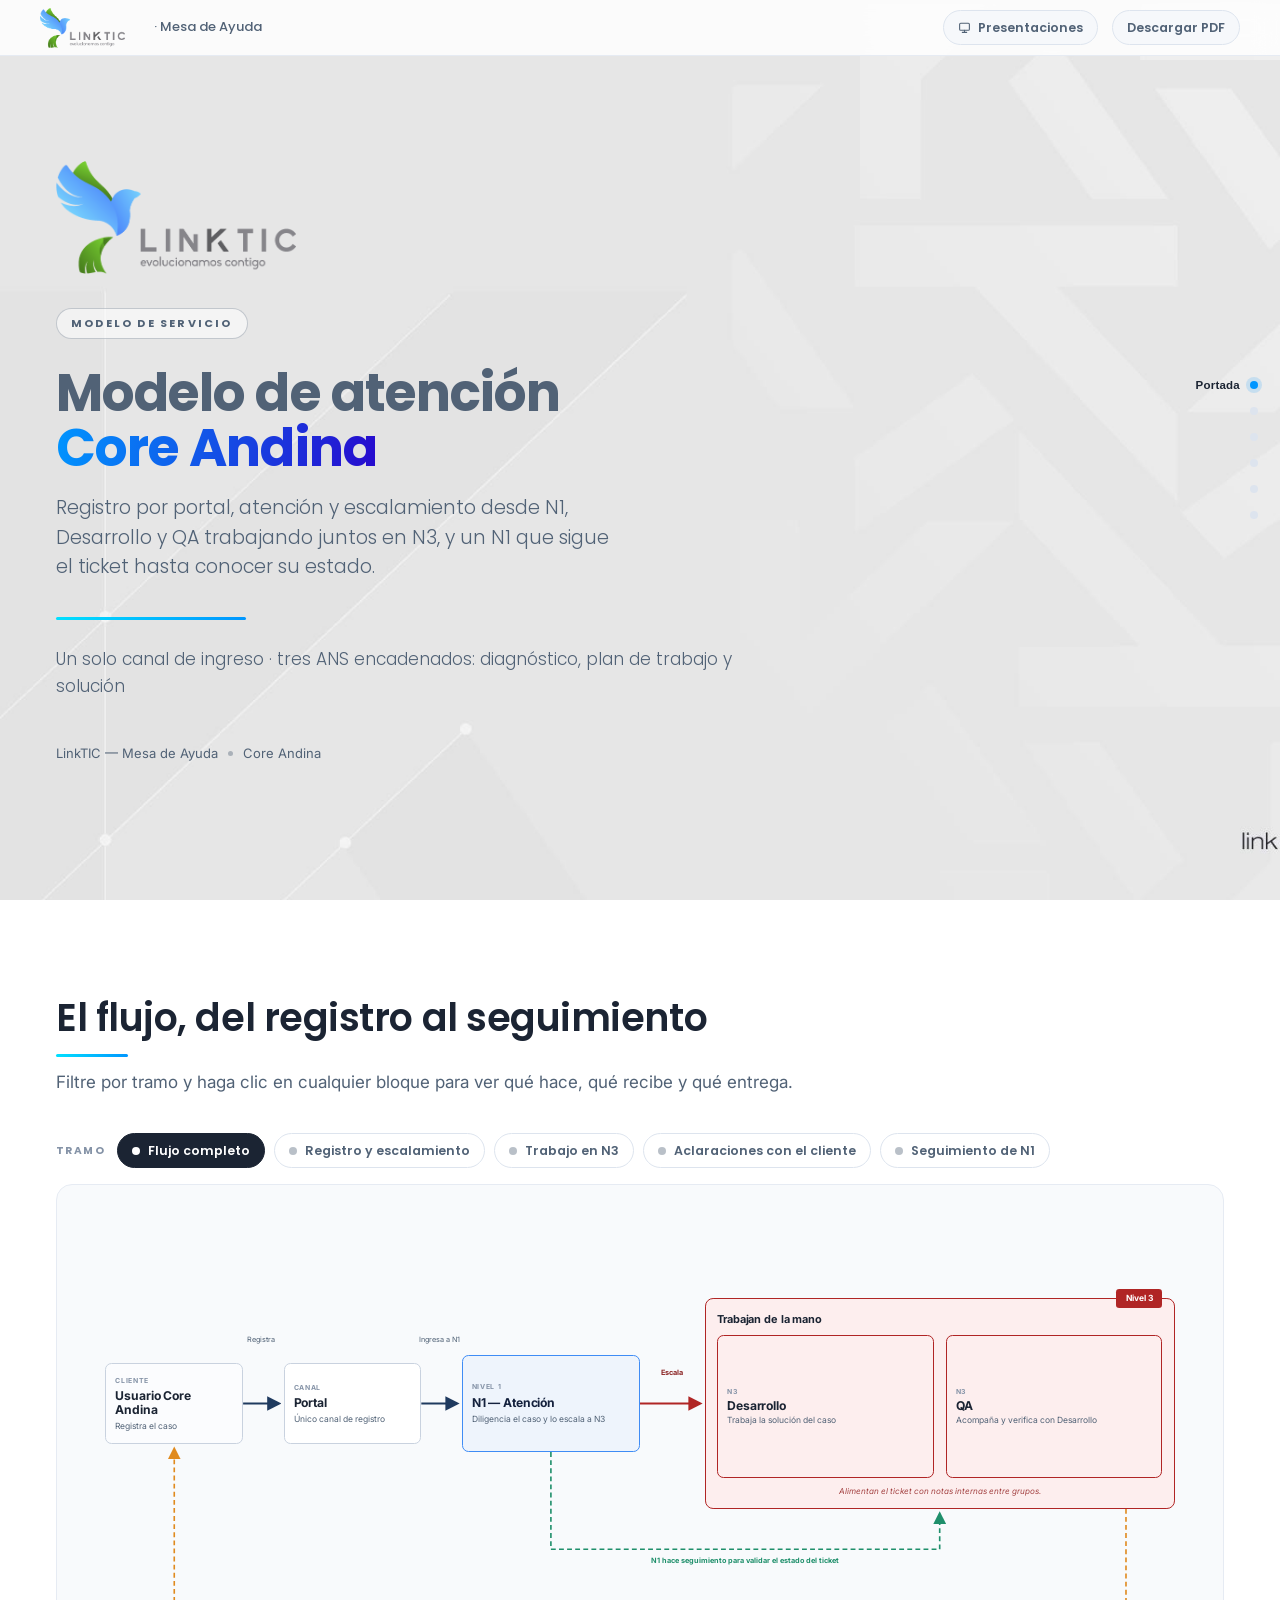
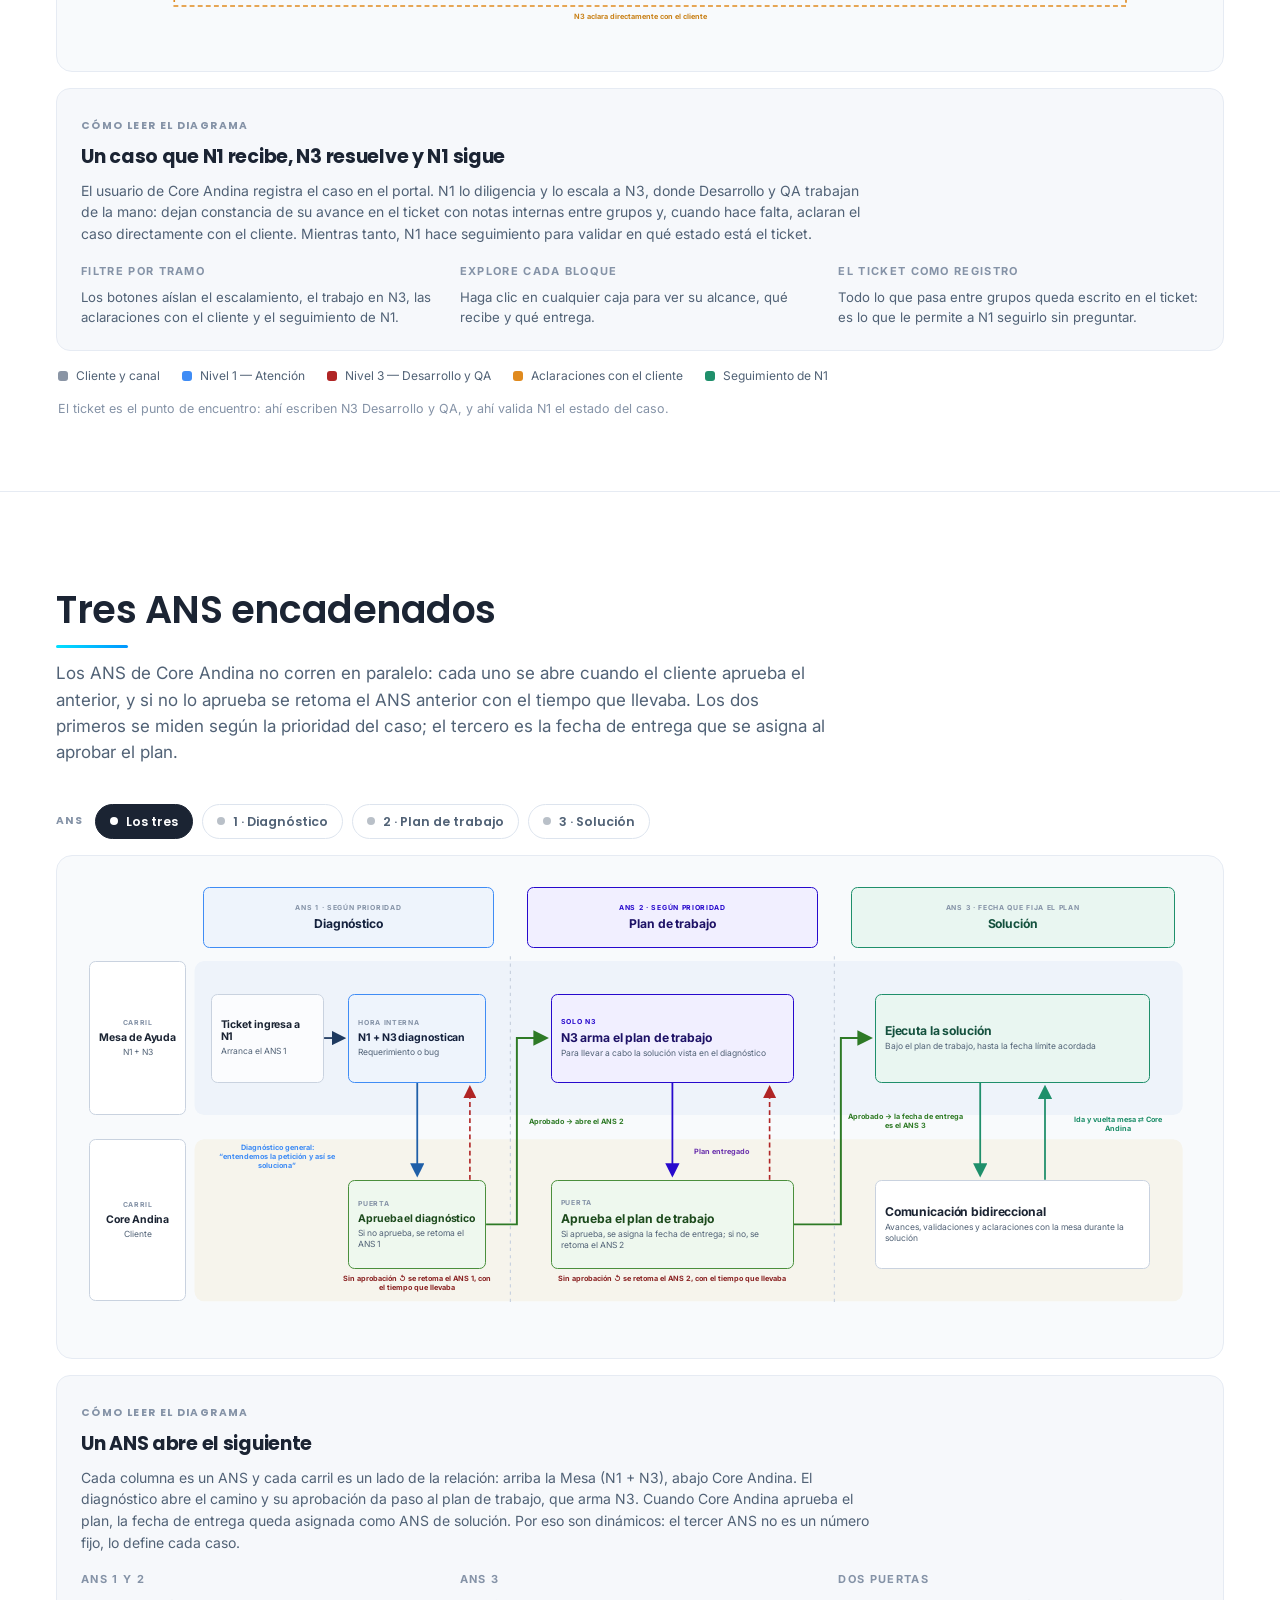
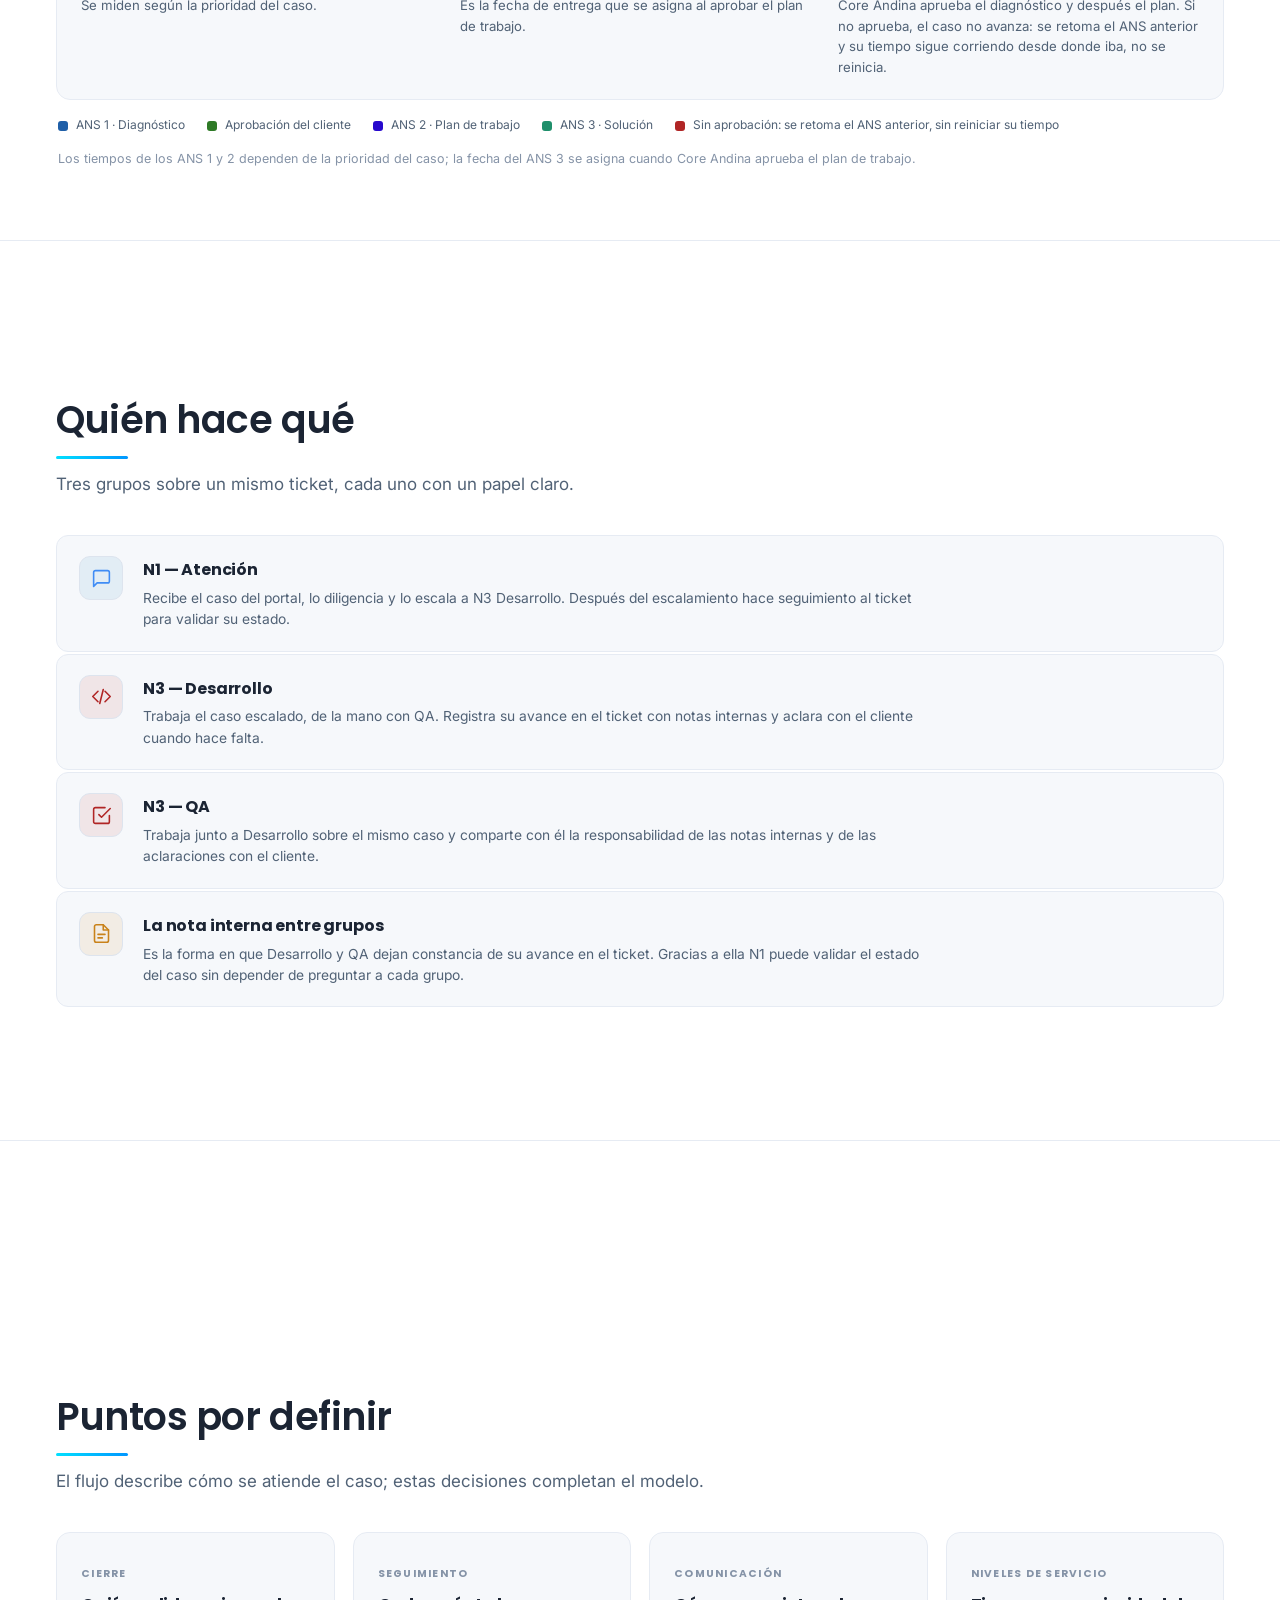
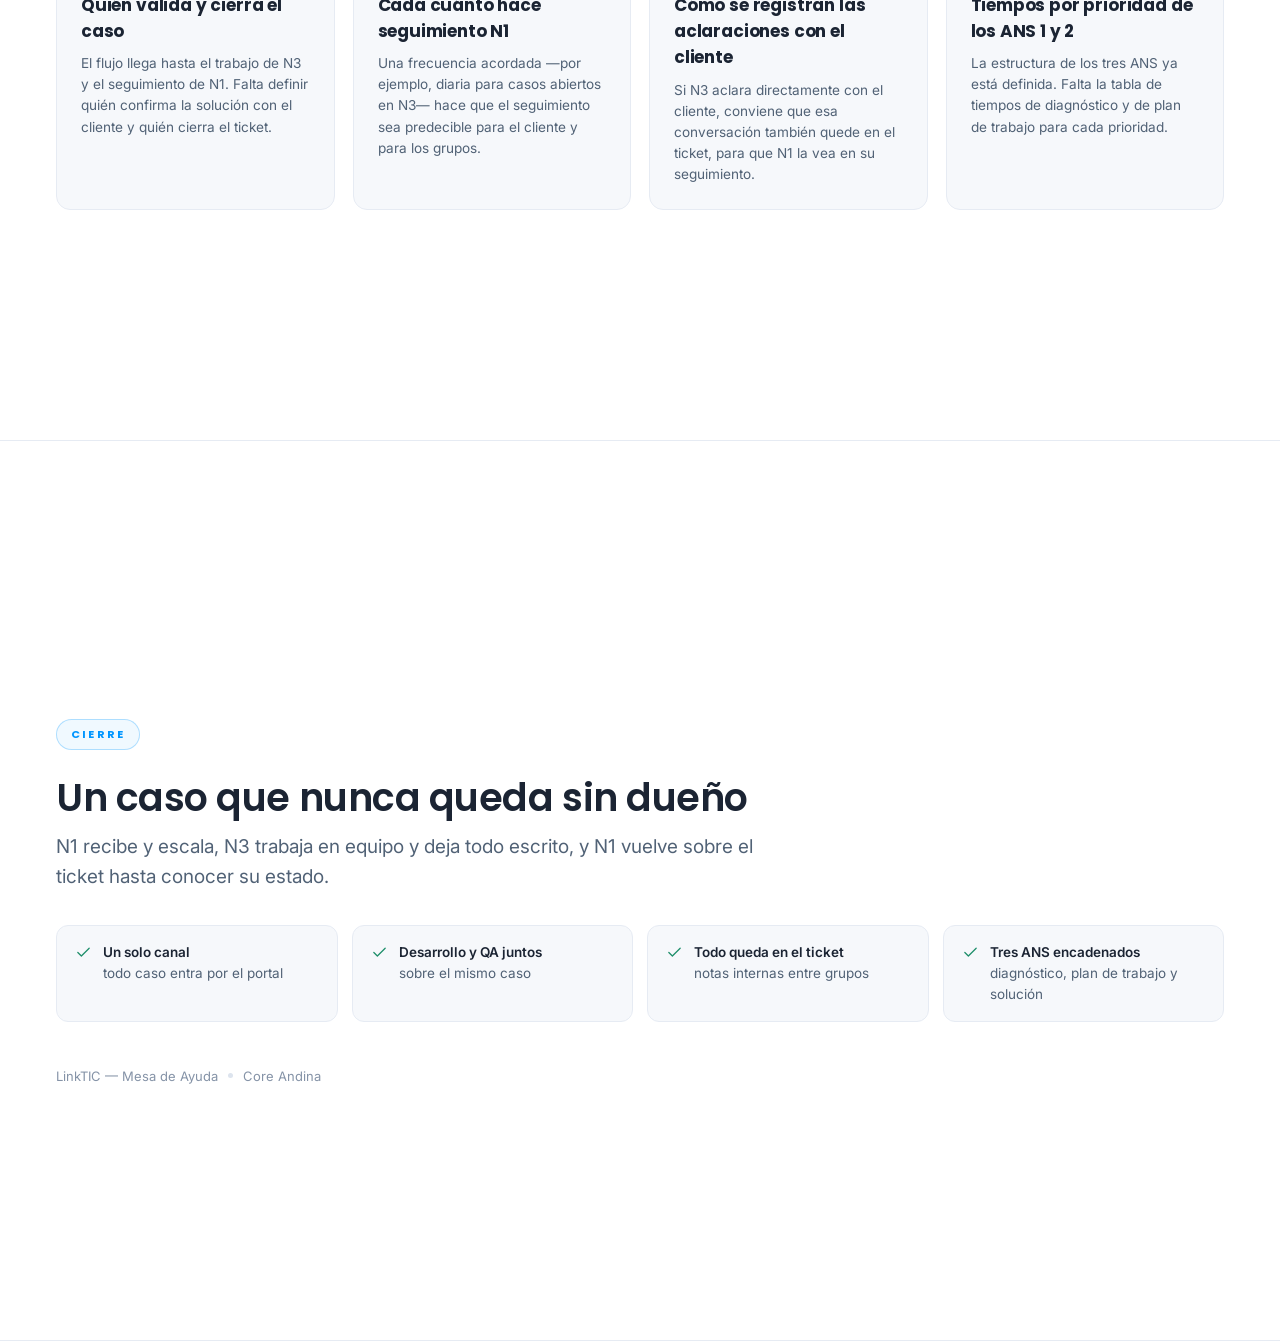
<file: sites/linktic/p/core-andina.html>
<!DOCTYPE html>
<html lang="es">
<head>
<meta charset="utf-8"/>
<meta name="viewport" content="width=device-width, initial-scale=1"/>
<title>Modelo de atención — Core Andina | LinkTIC</title>
<meta name="description" content="Modelo de atención de la Mesa de Ayuda de LinkTIC para Core Andina: registro por portal, atención en N1, escalamiento a N3 Desarrollo con N3 QA, notas internas entre grupos y seguimiento del estado por N1."/>
<meta name="theme-color" content="#ffffff"/>
<meta property="og:title" content="Modelo de atención — Core Andina"/>
<meta property="og:description" content="Portal, N1 que diligencia y escala, N3 Desarrollo y QA trabajando juntos, y N1 haciendo seguimiento al estado del ticket."/>
<meta property="og:type" content="website"/>
<link rel="preconnect" href="https://fonts.googleapis.com"/>
<link rel="preconnect" href="https://fonts.gstatic.com" crossorigin/>
<link href="https://fonts.googleapis.com/css2?family=Inter:wght@400;500;600;700;800&display=swap" rel="stylesheet"/>
<link rel="stylesheet" href="../assets/core.css"/>
</head>
<body data-base="../" data-deck="core-andina">
<div class="wrap">

<header class="topbar">
  <div class="brand"><i></i> LinkTIC <span>· Mesa de Ayuda</span></div>
  <div class="spacer"></div>
  <div class="picker" id="picker"></div>
  <button class="tbtn" data-print type="button">Descargar PDF</button>
  <div class="progress" id="progress"></div>
</header>

<nav class="sidenav" id="sidenav" aria-label="Secciones"></nav>

<!-- 1 · PORTADA -->
<section class="slide" id="portada" data-nav="Portada">
  <div class="inner">
    <span class="eyebrow reveal">Modelo de servicio</span>
    <h1 class="reveal">Modelo de atención<br/><span class="accent">Core Andina</span></h1>
    <p class="lede reveal">Registro por portal, atención y escalamiento desde N1, Desarrollo y QA trabajando juntos en N3, y un N1 que sigue el ticket hasta conocer su estado.</p>
    <div class="rule reveal"></div>
    <p class="sub reveal">Un solo canal de ingreso · tres ANS encadenados: diagnóstico, plan de trabajo y solución</p>
    <div class="signoff reveal"><span>LinkTIC — Mesa de Ayuda</span><i></i><span>Core Andina</span></div>
  </div>
</section>

<!-- 2 · FLUJO INTERACTIVO -->
<section class="slide slide--wide" id="flujo" data-nav="Flujo">
  <div class="inner">
    <div class="section-head">
      <h2 class="reveal">El flujo, del registro al seguimiento</h2>
      <p class="sub reveal">Filtre por tramo y haga clic en cualquier bloque para ver qué hace, qué recibe y qué entrega.</p>
    </div>

    <div class="flow reveal">

      <div class="flow-controls">
        <span class="ctl-label">Tramo</span>
        <button class="fchip" type="button" data-route="all" aria-pressed="true"><i></i>Flujo completo</button>
        <button class="fchip t-blue" type="button" data-route="esc" aria-pressed="false"><i></i>Registro y escalamiento</button>
        <button class="fchip t-red" type="button" data-route="n3" aria-pressed="false"><i></i>Trabajo en N3</button>
        <button class="fchip t-amber" type="button" data-route="cli" aria-pressed="false"><i></i>Aclaraciones con el cliente</button>
        <button class="fchip t-teal" type="button" data-route="seg" aria-pressed="false"><i></i>Seguimiento de N1</button>
      </div>

      <div class="flow-stage">
        <div class="diagram-scroll">
          <div class="flowbox" style="aspect-ratio:1400/560" role="group" aria-label="Diagrama del modelo de atención de Core Andina">

            <svg class="flow-edges" viewBox="0 0 1400 560" preserveAspectRatio="xMidYMid meet" aria-hidden="true">
              <defs>
                <marker id="aDk" markerWidth="8" markerHeight="8" refX="6.5" refY="4" orient="auto"><path d="M0,0 L8,4 L0,8 z" fill="#1f3a5f"/></marker>
                <marker id="aRd" markerWidth="8" markerHeight="8" refX="6.5" refY="4" orient="auto"><path d="M0,0 L8,4 L0,8 z" fill="#b02525"/></marker>
                <marker id="aAm" markerWidth="8" markerHeight="8" refX="6.5" refY="4" orient="auto"><path d="M0,0 L8,4 L0,8 z" fill="#e08a1e"/></marker>
                <marker id="aTe" markerWidth="8" markerHeight="8" refX="6.5" refY="4" orient="auto"><path d="M0,0 L8,4 L0,8 z" fill="#1f8f6b"/></marker>
              </defs>

              <path class="fedge" data-routes="all esc" d="M210,250 H254" fill="none" stroke="#1f3a5f" stroke-width="2.2" marker-end="url(#aDk)"/>
              <path class="fedge" data-routes="all esc" d="M430,250 H474" fill="none" stroke="#1f3a5f" stroke-width="2.2" marker-end="url(#aDk)"/>
              <path class="fedge" data-routes="all esc n3" d="M700,250 H774" fill="none" stroke="#b02525" stroke-width="2.2" marker-end="url(#aRd)"/>
              <path class="fedge" data-routes="all seg" d="M590,310 V430 H1070 V386" fill="none" stroke="#1f8f6b" stroke-width="2" stroke-dasharray="6,4" marker-end="url(#aTe)"/>
              <path class="fedge" data-routes="all cli" d="M1300,380 V500 H125 V306" fill="none" stroke="#e08a1e" stroke-width="2" stroke-dasharray="6,4" marker-end="url(#aAm)"/>
            </svg>

            <button class="fnode n-gray" type="button" data-node="usuario" data-routes="all esc cli" style="--x:40;--y:200;--w:170;--h:100">
              <em>Cliente</em><b>Usuario Core Andina</b><span>Registra el caso</span>
            </button>

            <button class="fnode n-plain" type="button" data-node="portal" data-routes="all esc" style="--x:260;--y:200;--w:170;--h:100">
              <em>Canal</em><b>Portal</b><span>Único canal de registro</span>
            </button>

            <button class="fnode n-blue" type="button" data-node="n1" data-routes="all esc seg" style="--x:480;--y:190;--w:220;--h:120">
              <em>Nivel 1</em><b>N1 — Atención</b><span>Diligencia el caso y lo escala a N3</span>
            </button>

            <div class="fgroup g-red" data-routes="all esc n3 cli seg" style="--x:780;--y:120;--w:580;--h:260">
              <span class="fgroup-tag">Nivel 3</span>
              <p class="fgroup-title">Trabajan de la mano</p>
              <div class="fgroup-body">
                <button class="fnode n-red" type="button" data-node="dev" data-routes="all esc n3 cli seg"><em>N3</em><b>Desarrollo</b><span>Trabaja la solución del caso</span></button>
                <button class="fnode n-red" type="button" data-node="qa" data-routes="all n3 cli seg"><em>N3</em><b>QA</b><span>Acompaña y verifica con Desarrollo</span></button>
              </div>
              <p class="fgroup-note">Alimentan el ticket con notas internas entre grupos.</p>
            </div>

            <p class="flabel" data-routes="all esc" style="--x:232;--y:166;--w:110">Registra</p>
            <p class="flabel" data-routes="all esc" style="--x:452;--y:166;--w:110">Ingresa a N1</p>
            <p class="flabel t-red" data-routes="all esc n3" style="--x:740;--y:206;--w:68">Escala</p>
            <p class="flabel t-teal" data-routes="all seg" style="--x:830;--y:438;--w:300">N1 hace seguimiento para validar el estado del ticket</p>
            <p class="flabel t-amber" data-routes="all cli" style="--x:700;--y:508;--w:320">N3 aclara directamente con el cliente</p>

          </div>
        </div>
      </div>

      <p class="scroll-hint">Deslice horizontalmente para ver el diagrama completo →</p>

      <div class="flow-detail">
        <div class="fdetail" data-detail="intro">
          <span class="kicker">Cómo leer el diagrama</span>
          <h3>Un caso que N1 recibe, N3 resuelve y N1 sigue</h3>
          <p>El usuario de Core Andina registra el caso en el portal. N1 lo diligencia y lo escala a N3, donde Desarrollo y QA trabajan de la mano: dejan constancia de su avance en el ticket con notas internas entre grupos y, cuando hace falta, aclaran el caso directamente con el cliente. Mientras tanto, N1 hace seguimiento para validar en qué estado está el ticket.</p>
          <div class="fdetail-cols">
            <div><h4>Filtre por tramo</h4><p>Los botones aíslan el escalamiento, el trabajo en N3, las aclaraciones con el cliente y el seguimiento de N1.</p></div>
            <div><h4>Explore cada bloque</h4><p>Haga clic en cualquier caja para ver su alcance, qué recibe y qué entrega.</p></div>
            <div><h4>El ticket como registro</h4><p>Todo lo que pasa entre grupos queda escrito en el ticket: es lo que le permite a N1 seguirlo sin preguntar.</p></div>
          </div>
        </div>

        <div class="fdetail" data-detail="usuario" hidden>
          <span class="kicker">Cliente</span>
          <h3>Usuario Core Andina</h3>
          <p>Registra su caso en el portal. Es también el interlocutor de N3 cuando el caso necesita aclaraciones durante la gestión.</p>
          <div class="fdetail-cols">
            <div><h4>Entrega</h4><ul><li>El caso registrado en el portal</li><li>Las aclaraciones que N3 le solicite</li></ul></div>
            <div><h4>Recibe</h4><ul><li>Las preguntas de N3 para precisar el caso</li></ul></div>
          </div>
        </div>

        <div class="fdetail" data-detail="portal" hidden>
          <span class="kicker">Canal</span>
          <h3>Portal — único canal de registro</h3>
          <p>Todo caso de Core Andina entra por el portal. Ese registro es el ticket sobre el que trabajan después N1 y N3, y donde queda la historia del caso.</p>
        </div>

        <div class="fdetail" data-detail="n1" hidden>
          <span class="kicker">Nivel 1</span>
          <h3>N1 — Atención: diligencia, escala y hace seguimiento</h3>
          <p>Recibe el caso desde el portal, lo diligencia y lo escala a N3. Su papel no termina con el escalamiento: hace seguimiento al ticket para validar en qué estado está.</p>
          <div class="fdetail-cols">
            <div><h4>Qué hace</h4><ul><li>Diligencia el caso</li><li>Lo escala a N3 Desarrollo</li><li>Hace seguimiento al estado del ticket</li></ul></div>
            <div><h4>Por qué importa</h4><ul><li>El caso no queda sin dueño mientras está en N3</li><li>El estado se valida sobre el ticket, no de memoria</li></ul></div>
          </div>
        </div>

        <div class="fdetail" data-detail="dev" hidden>
          <span class="kicker">Nivel 3</span>
          <h3>N3 — Desarrollo</h3>
          <p>Recibe el caso escalado por N1 y lo trabaja de la mano con QA. Deja su avance en el ticket mediante notas internas entre grupos y, cuando lo necesita, aclara el caso directamente con el cliente.</p>
          <div class="fdetail-cols">
            <div><h4>Recibe</h4><ul><li>El caso diligenciado y escalado por N1</li></ul></div>
            <div><h4>Entrega</h4><ul><li>Notas internas en el ticket</li><li>Aclaraciones con el cliente</li><li>La solución, trabajada con QA</li></ul></div>
          </div>
        </div>

        <div class="fdetail" data-detail="qa" hidden>
          <span class="kicker">Nivel 3</span>
          <h3>N3 — QA</h3>
          <p>Trabaja de la mano con Desarrollo sobre el mismo caso. Comparte con Desarrollo la responsabilidad de alimentar el ticket con notas internas y de aclarar con el cliente lo que haga falta.</p>
          <div class="fdetail-cols">
            <div><h4>Con Desarrollo</h4><ul><li>Trabajan el caso en conjunto</li><li>Registran su avance en notas internas</li></ul></div>
            <div><h4>Con el cliente</h4><ul><li>Aclaran el caso cuando se necesita</li></ul></div>
          </div>
        </div>
      </div>

      <ul class="flegend">
        <li><i style="background:#8a95a5"></i>Cliente y canal</li>
        <li><i style="background:#3F8CF5"></i>Nivel 1 — Atención</li>
        <li><i style="background:#b02525"></i>Nivel 3 — Desarrollo y QA</li>
        <li><i style="background:#e08a1e"></i>Aclaraciones con el cliente</li>
        <li><i style="background:#1f8f6b"></i>Seguimiento de N1</li>
      </ul>
      <p class="figcap">El ticket es el punto de encuentro: ahí escriben N3 Desarrollo y QA, y ahí valida N1 el estado del caso.</p>
    </div>
  </div>
</section>

<!-- 3 · ANS DINÁMICOS -->
<section class="slide slide--wide" id="ans" data-nav="ANS dinámicos">
  <div class="inner">
    <div class="section-head">
      <h2 class="reveal">Tres ANS encadenados</h2>
      <p class="sub reveal">Los ANS de Core Andina no corren en paralelo: cada uno se abre cuando el cliente aprueba el anterior, y si no lo aprueba se retoma el ANS anterior con el tiempo que llevaba. Los dos primeros se miden según la prioridad del caso; el tercero es la fecha de entrega que se asigna al aprobar el plan.</p>
    </div>

    <div class="flow reveal">
      <div class="flow-controls">
        <span class="ctl-label">ANS</span>
        <button class="fchip" type="button" data-route="all" aria-pressed="true"><i></i>Los tres</button>
        <button class="fchip t-blue" type="button" data-route="a1" aria-pressed="false"><i></i>1 · Diagnóstico</button>
        <button class="fchip t-violet" type="button" data-route="a2" aria-pressed="false"><i></i>2 · Plan de trabajo</button>
        <button class="fchip t-teal" type="button" data-route="a3" aria-pressed="false"><i></i>3 · Solución</button>
      </div>

      <div class="flow-stage">
        <div class="diagram-scroll">
          <div class="flowbox" style="aspect-ratio:1400/580" role="group" aria-label="Los tres ANS encadenados de Core Andina">

            <svg class="flow-edges" viewBox="0 0 1400 580" preserveAspectRatio="xMidYMid meet" aria-hidden="true">
              <defs>
                <marker id="sDk" markerWidth="8" markerHeight="8" refX="6.5" refY="4" orient="auto"><path d="M0,0 L8,4 L0,8 z" fill="#1f3a5f"/></marker>
                <marker id="sBl" markerWidth="8" markerHeight="8" refX="6.5" refY="4" orient="auto"><path d="M0,0 L8,4 L0,8 z" fill="#1f5fa8"/></marker>
                <marker id="sGr" markerWidth="8" markerHeight="8" refX="6.5" refY="4" orient="auto"><path d="M0,0 L8,4 L0,8 z" fill="#2e7a26"/></marker>
                <marker id="sVi" markerWidth="8" markerHeight="8" refX="6.5" refY="4" orient="auto"><path d="M0,0 L8,4 L0,8 z" fill="#2709CD"/></marker>
                <marker id="sTe" markerWidth="8" markerHeight="8" refX="6.5" refY="4" orient="auto"><path d="M0,0 L8,4 L0,8 z" fill="#1f8f6b"/></marker>
                <marker id="sRd" markerWidth="8" markerHeight="8" refX="6.5" refY="4" orient="auto"><path d="M0,0 L8,4 L0,8 z" fill="#b02525"/></marker>
              </defs>

              <!-- carriles -->
              <rect x="150" y="110" width="1220" height="190" rx="12" fill="#eef3fa"/>
              <rect x="150" y="330" width="1220" height="200" rx="12" fill="#f6f4ec"/>
              <!-- divisiones entre ANS -->
              <path d="M540,104 V536" stroke="#c9d2df" stroke-width="1.5" stroke-dasharray="4,5"/>
              <path d="M940,104 V536" stroke="#c9d2df" stroke-width="1.5" stroke-dasharray="4,5"/>

              <path class="fedge" data-routes="all a1" d="M310,205 H334" fill="none" stroke="#1f3a5f" stroke-width="2.2" marker-end="url(#sDk)"/>
              <path class="fedge" data-routes="all a1" d="M425,260 V374" fill="none" stroke="#1f5fa8" stroke-width="2.2" marker-end="url(#sBl)"/>
              <path class="fedge" data-routes="all a1 a2" d="M510,435 H548 V205 H584" fill="none" stroke="#2e7a26" stroke-width="2.4" marker-end="url(#sGr)"/>
              <path class="fedge" data-routes="all a2" d="M740,260 V374" fill="none" stroke="#2709CD" stroke-width="2.2" marker-end="url(#sVi)"/>
              <path class="fedge" data-routes="all a2 a3" d="M890,435 H948 V205 H984" fill="none" stroke="#2e7a26" stroke-width="2.4" marker-end="url(#sGr)"/>
              <!-- sin aprobación: se retoma el ANS anterior -->
              <path class="fedge" data-routes="all a1" d="M490,380 V266" fill="none" stroke="#b02525" stroke-width="2" stroke-dasharray="6,4" marker-end="url(#sRd)"/>
              <path class="fedge" data-routes="all a2" d="M860,380 V266" fill="none" stroke="#b02525" stroke-width="2" stroke-dasharray="6,4" marker-end="url(#sRd)"/>
              <path class="fedge" data-routes="all a3" d="M1120,260 V374" fill="none" stroke="#1f8f6b" stroke-width="2.2" marker-end="url(#sTe)"/>
              <path class="fedge" data-routes="all a3" d="M1200,380 V266" fill="none" stroke="#1f8f6b" stroke-width="2.2" marker-end="url(#sTe)"/>
            </svg>

            <!-- encabezados de los tres ANS -->
            <button class="fnode n-blue is-center" type="button" data-node="ans1" data-routes="all a1" style="--x:160;--y:18;--w:360;--h:76">
              <em>ANS 1 · según prioridad</em><b>Diagnóstico</b>
            </button>
            <button class="fnode n-indigo is-center" type="button" data-node="ans2" data-routes="all a2" style="--x:560;--y:18;--w:360;--h:76">
              <em>ANS 2 · según prioridad</em><b>Plan de trabajo</b>
            </button>
            <button class="fnode n-teal is-center" type="button" data-node="ans3" data-routes="all a3" style="--x:960;--y:18;--w:400;--h:76">
              <em>ANS 3 · fecha que fija el plan</em><b>Solución</b>
            </button>

            <!-- carriles -->
            <div class="fbox n-plain is-center" data-routes="all a1 a2 a3" style="--x:20;--y:110;--w:120;--h:190">
              <em>Carril</em><b style="font-size:calc(13 * var(--u))">Mesa de Ayuda</b><span>N1 + N3</span>
            </div>
            <div class="fbox n-plain is-center" data-routes="all a1 a2 a3" style="--x:20;--y:330;--w:120;--h:200">
              <em>Carril</em><b style="font-size:calc(13 * var(--u))">Core Andina</b><span>Cliente</span>
            </div>

            <!-- Mesa -->
            <button class="fnode n-gray" type="button" data-node="m-ingreso" data-routes="all a1" style="--x:170;--y:150;--w:140;--h:110">
              <b style="font-size:calc(13 * var(--u))">Ticket ingresa a N1</b><span>Arranca el ANS 1</span>
            </button>
            <button class="fnode n-blue" type="button" data-node="m-hora" data-routes="all a1" style="--x:340;--y:150;--w:170;--h:110">
              <em>Hora interna</em><b style="font-size:calc(13 * var(--u))">N1 + N3 diagnostican</b><span>Requerimiento o bug</span>
            </button>
            <button class="fnode n-indigo" type="button" data-node="m-plan" data-routes="all a2" style="--x:590;--y:150;--w:300;--h:110">
              <em>Solo N3</em><b>N3 arma el plan de trabajo</b><span>Para llevar a cabo la solución vista en el diagnóstico</span>
            </button>
            <button class="fnode n-teal" type="button" data-node="m-ejec" data-routes="all a3" style="--x:990;--y:150;--w:340;--h:110">
              <b>Ejecuta la solución</b><span>Bajo el plan de trabajo, hasta la fecha límite acordada</span>
            </button>

            <!-- Core Andina -->
            <button class="fnode n-green" type="button" data-node="c-aprueba" data-routes="all a1" style="--x:340;--y:380;--w:170;--h:110">
              <em>Puerta</em><b style="font-size:calc(13 * var(--u))">Aprueba el diagnóstico</b><span>Si no aprueba, se retoma el ANS 1</span>
            </button>
            <button class="fnode n-green" type="button" data-node="c-plan" data-routes="all a2" style="--x:590;--y:380;--w:300;--h:110">
              <em>Puerta</em><b>Aprueba el plan de trabajo</b><span>Si aprueba, se asigna la fecha de entrega; si no, se retoma el ANS 2</span>
            </button>
            <button class="fnode n-plain" type="button" data-node="c-com" data-routes="all a3" style="--x:990;--y:380;--w:340;--h:110">
              <b>Comunicación bidireccional</b><span>Avances, validaciones y aclaraciones con la mesa durante la solución</span>
            </button>

            <!-- etiquetas -->
            <p class="flabel t-blue" data-routes="all a1" style="--x:252;--y:334;--w:150">Diagnóstico general: “entendemos la petición y así se soluciona”</p>
            <p class="flabel t-green" data-routes="all a1 a2" style="--x:622;--y:302;--w:124">Aprobado → abre el ANS 2</p>
            <p class="flabel t-violet" data-routes="all a2" style="--x:800;--y:340;--w:100">Plan entregado</p>
            <p class="flabel t-red" data-routes="all a1" style="--x:425;--y:496;--w:190">Sin aprobación ↺ se retoma el ANS 1, con el tiempo que llevaba</p>
            <p class="flabel t-red" data-routes="all a2" style="--x:740;--y:496;--w:300">Sin aprobación ↺ se retoma el ANS 2, con el tiempo que llevaba</p>
                        <p class="flabel t-green" data-routes="all a2 a3" style="--x:1028;--y:296;--w:150">Aprobado → la fecha de entrega es el ANS 3</p>
            <p class="flabel t-teal" data-routes="all a3" style="--x:1290;--y:300;--w:130">Ida y vuelta mesa ⇄ Core Andina</p>
          </div>
        </div>
      </div>

      <p class="scroll-hint">Deslice horizontalmente para ver el diagrama completo →</p>

      <div class="flow-detail">
        <div class="fdetail" data-detail="intro">
          <span class="kicker">Cómo leer el diagrama</span>
          <h3>Un ANS abre el siguiente</h3>
          <p>Cada columna es un ANS y cada carril es un lado de la relación: arriba la Mesa (N1 + N3), abajo Core Andina. El diagnóstico abre el camino y su aprobación da paso al plan de trabajo, que arma N3. Cuando Core Andina aprueba el plan, la fecha de entrega queda asignada como ANS de solución. Por eso son dinámicos: el tercer ANS no es un número fijo, lo define cada caso.</p>
          <div class="fdetail-cols">
            <div><h4>ANS 1 y 2</h4><p>Se miden según la prioridad del caso.</p></div>
            <div><h4>ANS 3</h4><p>Es la fecha de entrega que se asigna al aprobar el plan de trabajo.</p></div>
            <div><h4>Dos puertas</h4><p>Core Andina aprueba el diagnóstico y después el plan. Si no aprueba, el caso no avanza: se retoma el ANS anterior y su tiempo sigue corriendo desde donde iba, no se reinicia.</p></div>
          </div>
        </div>

        <div class="fdetail" data-detail="ans1" hidden>
          <span class="kicker">ANS 1 · según prioridad</span>
          <h3>Diagnóstico</h3>
          <p>Arranca cuando el ticket entra a N1. En una hora interna, N1 y N3 dan el diagnóstico del requerimiento o del bug. El objetivo es decirle a Core Andina, a modo general, que se entiende la petición y de qué manera se va a solucionar.</p>
          <div class="fdetail-cols">
            <div><h4>Arranca</h4><ul><li>Cuando el ticket entra a N1</li></ul></div>
            <div><h4>Se cumple</h4><ul><li>Cuando el diagnóstico general se entrega a Core Andina</li></ul></div>
            <div><h4>Abre el siguiente</h4><ul><li>La aprobación del diagnóstico por parte del cliente</li><li>Si no lo aprueba, se retoma el ANS 1 para un nuevo diagnóstico, con el tiempo que llevaba: no se reinicia</li></ul></div>
          </div>
        </div>

        <div class="fdetail" data-detail="ans2" hidden>
          <span class="kicker">ANS 2 · según prioridad</span>
          <h3>Plan de trabajo</h3>
          <p>Con el diagnóstico aprobado, N3 tiene un tiempo específico según la prioridad para entregar el plan de trabajo que lleva a cabo la solución vista en el diagnóstico. Core Andina lo aprueba, y con esa aprobación se asigna la fecha de entrega: el ANS de solución.</p>
          <div class="fdetail-cols">
            <div><h4>Arranca</h4><ul><li>Cuando Core Andina aprueba el diagnóstico</li></ul></div>
            <div><h4>Se cumple</h4><ul><li>Cuando N3 entrega el plan de trabajo</li></ul></div>
            <div><h4>Abre el siguiente</h4><ul><li>La aprobación del plan por Core Andina, que asigna la fecha de entrega</li><li>Si no lo aprueba, se retoma el ANS 2 para un nuevo plan, con el tiempo que llevaba: no se reinicia</li></ul></div>
          </div>
        </div>

        <div class="fdetail" data-detail="ans3" hidden>
          <span class="kicker">ANS 3 · fecha que fija el plan</span>
          <h3>Solución</h3>
          <p>Es la fecha de entrega asignada al aprobar el plan de trabajo. Durante este tramo la comunicación entre la Mesa y Core Andina es bidireccional: los dos lados informan, validan y aclaran hasta la entrega.</p>
          <div class="fdetail-cols">
            <div><h4>Arranca</h4><ul><li>Cuando Core Andina aprueba el plan y se asigna la fecha de entrega</li></ul></div>
            <div><h4>Se cumple</h4><ul><li>Cuando la solución se entrega dentro de la fecha límite</li></ul></div>
            <div><h4>Por qué es dinámico</h4><ul><li>No es un tiempo fijo por prioridad: es la fecha acordada en el plan de cada caso</li></ul></div>
          </div>
        </div>

        <div class="fdetail" data-detail="m-ingreso" hidden>
          <span class="kicker">Mesa · ANS 1</span>
          <h3>El ticket ingresa a N1</h3>
          <p>Es el momento en que empieza a correr el ANS de diagnóstico, cuyo tiempo depende de la prioridad del caso.</p>
        </div>

        <div class="fdetail" data-detail="m-hora" hidden>
          <span class="kicker">Mesa · ANS 1</span>
          <h3>Hora interna: N1 y N3 diagnostican</h3>
          <p>N1 y N3 trabajan juntos en una hora interna para dar el diagnóstico del requerimiento o del bug. No es todavía la solución: es la lectura general del caso que se le comparte al cliente.</p>
          <div class="fdetail-cols">
            <div><h4>Entrega</h4><ul><li>Qué se entendió de la petición</li><li>Cómo se solucionaría, a modo general</li></ul></div>
          </div>
        </div>

        <div class="fdetail" data-detail="c-aprueba" hidden>
          <span class="kicker">Core Andina · puerta entre ANS</span>
          <h3>Aprueba el diagnóstico</h3>
          <p>Es la primera de las dos puertas del modelo. Si Core Andina aprueba el diagnóstico, se abre el ANS de plan de trabajo. Si no lo aprueba, el caso no avanza: se retoma el ANS 1 y N1 y N3 vuelven a diagnosticar. El tiempo del ANS 1 sigue corriendo desde donde iba; el rechazo no lo reinicia.</p>
        </div>

        <div class="fdetail" data-detail="m-plan" hidden>
          <span class="kicker">Mesa · ANS 2 · solo N3</span>
          <h3>N3 arma el plan de trabajo</h3>
          <p>El plan lo arma únicamente N3: traduce la solución vista en el diagnóstico en un plan para llevarla a cabo, dentro del tiempo que le da la prioridad. Propone la fecha de entrega, que queda en firme cuando Core Andina aprueba el plan.</p>
        </div>

        <div class="fdetail" data-detail="c-plan" hidden>
          <span class="kicker">Core Andina · segunda puerta</span>
          <h3>Aprueba el plan de trabajo</h3>
          <p>Core Andina revisa el plan que armó N3. Si lo aprueba, se asigna la fecha de entrega, que pasa a ser el ANS de solución. Si no lo aprueba, el caso no entra al tramo de solución: se retoma el ANS 2 y N3 vuelve a armar el plan. El tiempo del ANS 2 sigue corriendo desde donde iba; el rechazo no lo reinicia.</p>
        </div>

        <div class="fdetail" data-detail="m-ejec" hidden>
          <span class="kicker">Mesa · ANS 3</span>
          <h3>Ejecuta la solución</h3>
          <p>La Mesa trabaja la solución bajo el plan aprobado, con la fecha de entrega asignada como compromiso.</p>
        </div>

        <div class="fdetail" data-detail="c-com" hidden>
          <span class="kicker">Core Andina · ANS 3</span>
          <h3>Comunicación bidireccional</h3>
          <p>En la etapa de solución la comunicación va en los dos sentidos: la Mesa informa avances y pide validaciones, y Core Andina aclara, valida y pregunta. Es el tramo donde más se habla con el cliente.</p>
        </div>
      </div>

      <ul class="flegend">
        <li><i style="background:#1f5fa8"></i>ANS 1 · Diagnóstico</li>
        <li><i style="background:#2e7a26"></i>Aprobación del cliente</li>
        <li><i style="background:#2709CD"></i>ANS 2 · Plan de trabajo</li>
        <li><i style="background:#1f8f6b"></i>ANS 3 · Solución</li>
        <li><i style="background:#b02525"></i>Sin aprobación: se retoma el ANS anterior, sin reiniciar su tiempo</li>
      </ul>
      <p class="figcap">Los tiempos de los ANS 1 y 2 dependen de la prioridad del caso; la fecha del ANS 3 se asigna cuando Core Andina aprueba el plan de trabajo.</p>
    </div>
  </div>
</section>

<!-- 4 · ROLES -->
<section class="slide" id="roles" data-nav="Roles">
  <div class="inner">
    <div class="section-head">
      <h2 class="reveal">Quién hace qué</h2>
      <p class="sub reveal">Tres grupos sobre un mismo ticket, cada uno con un papel claro.</p>
    </div>
    <ul class="rows">
      <li class="row reveal">
        <span class="row-ico tone-blue"><svg viewBox="0 0 24 24" fill="none" stroke="currentColor" stroke-width="1.8" stroke-linecap="round" stroke-linejoin="round" aria-hidden="true"><path d="M21 15a2 2 0 0 1-2 2H7l-4 4V5a2 2 0 0 1 2-2h14a2 2 0 0 1 2 2z"/></svg></span>
        <div class="row-body">
          <h3>N1 — Atención</h3>
          <p>Recibe el caso del portal, lo diligencia y lo escala a N3 Desarrollo. Después del escalamiento hace seguimiento al ticket para validar su estado.</p>
        </div>
      </li>
      <li class="row reveal">
        <span class="row-ico tone-red"><svg viewBox="0 0 24 24" fill="none" stroke="currentColor" stroke-width="1.8" stroke-linecap="round" stroke-linejoin="round" aria-hidden="true"><path d="M16 18l6-6-6-6"/><path d="M8 6l-6 6 6 6"/><path d="M14 4l-4 16"/></svg></span>
        <div class="row-body">
          <h3>N3 — Desarrollo</h3>
          <p>Trabaja el caso escalado, de la mano con QA. Registra su avance en el ticket con notas internas y aclara con el cliente cuando hace falta.</p>
        </div>
      </li>
      <li class="row reveal">
        <span class="row-ico tone-red"><svg viewBox="0 0 24 24" fill="none" stroke="currentColor" stroke-width="1.8" stroke-linecap="round" stroke-linejoin="round" aria-hidden="true"><path d="M9 11l3 3L22 4"/><path d="M21 12v7a2 2 0 0 1-2 2H5a2 2 0 0 1-2-2V5a2 2 0 0 1 2-2h11"/></svg></span>
        <div class="row-body">
          <h3>N3 — QA</h3>
          <p>Trabaja junto a Desarrollo sobre el mismo caso y comparte con él la responsabilidad de las notas internas y de las aclaraciones con el cliente.</p>
        </div>
      </li>
      <li class="row reveal">
        <span class="row-ico tone-amber"><svg viewBox="0 0 24 24" fill="none" stroke="currentColor" stroke-width="1.8" stroke-linecap="round" stroke-linejoin="round" aria-hidden="true"><path d="M14 2H6a2 2 0 0 0-2 2v16a2 2 0 0 0 2 2h12a2 2 0 0 0 2-2V8z"/><path d="M14 2v6h6M8 13h8M8 17h5"/></svg></span>
        <div class="row-body">
          <h3>La nota interna entre grupos</h3>
          <p>Es la forma en que Desarrollo y QA dejan constancia de su avance en el ticket. Gracias a ella N1 puede validar el estado del caso sin depender de preguntar a cada grupo.</p>
        </div>
      </li>
    </ul>
  </div>
</section>

<!-- 5 · POR DEFINIR -->
<section class="slide" id="pendientes" data-nav="Por definir">
  <div class="inner">
    <div class="section-head">
      <h2 class="reveal">Puntos por definir</h2>
      <p class="sub reveal">El flujo describe cómo se atiende el caso; estas decisiones completan el modelo.</p>
    </div>
    <div class="grid">
      <article class="card reveal tone-teal">
        <span class="kicker">Cierre</span>
        <h3>Quién valida y cierra el caso</h3>
        <p>El flujo llega hasta el trabajo de N3 y el seguimiento de N1. Falta definir quién confirma la solución con el cliente y quién cierra el ticket.</p>
      </article>
      <article class="card reveal tone-blue">
        <span class="kicker">Seguimiento</span>
        <h3>Cada cuánto hace seguimiento N1</h3>
        <p>Una frecuencia acordada —por ejemplo, diaria para casos abiertos en N3— hace que el seguimiento sea predecible para el cliente y para los grupos.</p>
      </article>
      <article class="card reveal tone-amber">
        <span class="kicker">Comunicación</span>
        <h3>Cómo se registran las aclaraciones con el cliente</h3>
        <p>Si N3 aclara directamente con el cliente, conviene que esa conversación también quede en el ticket, para que N1 la vea en su seguimiento.</p>
      </article>
      <article class="card reveal tone-steel">
        <span class="kicker">Niveles de servicio</span>
        <h3>Tiempos por prioridad de los ANS 1 y 2</h3>
        <p>La estructura de los tres ANS ya está definida. Falta la tabla de tiempos de diagnóstico y de plan de trabajo para cada prioridad.</p>
      </article>
    </div>
  </div>
</section>

<!-- 6 · CIERRE -->
<section class="slide" id="cierre" data-nav="Cierre">
  <div class="inner">
    <span class="eyebrow reveal">Cierre</span>
    <h2 class="reveal">Un caso que nunca queda sin dueño</h2>
    <p class="lede reveal">N1 recibe y escala, N3 trabaja en equipo y deja todo escrito, y N1 vuelve sobre el ticket hasta conocer su estado.</p>
    <div class="close-grid">
      <div class="chip reveal"><svg viewBox="0 0 24 24" fill="none" stroke="currentColor" stroke-width="1.8" stroke-linecap="round" stroke-linejoin="round" aria-hidden="true"><path d="M20 6L9 17l-5-5"/></svg><span><b>Un solo canal</b><br/>todo caso entra por el portal</span></div>
      <div class="chip reveal"><svg viewBox="0 0 24 24" fill="none" stroke="currentColor" stroke-width="1.8" stroke-linecap="round" stroke-linejoin="round" aria-hidden="true"><path d="M20 6L9 17l-5-5"/></svg><span><b>Desarrollo y QA juntos</b><br/>sobre el mismo caso</span></div>
      <div class="chip reveal"><svg viewBox="0 0 24 24" fill="none" stroke="currentColor" stroke-width="1.8" stroke-linecap="round" stroke-linejoin="round" aria-hidden="true"><path d="M20 6L9 17l-5-5"/></svg><span><b>Todo queda en el ticket</b><br/>notas internas entre grupos</span></div>
      <div class="chip reveal"><svg viewBox="0 0 24 24" fill="none" stroke="currentColor" stroke-width="1.8" stroke-linecap="round" stroke-linejoin="round" aria-hidden="true"><path d="M20 6L9 17l-5-5"/></svg><span><b>Tres ANS encadenados</b><br/>diagnóstico, plan de trabajo y solución</span></div>
    </div>
    <div class="signoff reveal"><span>LinkTIC — Mesa de Ayuda</span><i></i><span>Core Andina</span></div>
  </div>
</section>

</div>
<script src="../assets/decks.js"></script>
<script src="../assets/core.js"></script>
</body>
</html>
</file>
<file: assets/core.css>
@import url('https://fonts.googleapis.com/css2?family=Poppins:wght@400;500;600;700&display=swap');
/* ==================================================================
   CORE — estilos compartidos por todas las presentaciones
   ================================================================== */
:root{
  --bg:#ffffff;
  --bg-2:#f8fafc;
  --surface:#f6f8fb;
  --surface-2:#eef2f8;
  --border:#dde4ee;
  --border-soft:#e6ebf3;
  --text:#1b2433;
  --muted:#516276;
  --dim:#8593a7;
  --violet:#2709CD;
  --blue:#3F8CF5;
  /* marca LinkTIC */
  --brand-cyan:#02E0FF;
  --brand-azul:#0096FF;
  --brand-grad:linear-gradient(90deg,#02E0FF 0%,#0096FF 55%,#2709CD 100%);
  --font-marca:Poppins,Inter,'Segoe UI',Arial,sans-serif;
  --teal:#1f8f6b;
  --amber:#c9821a;
  --red:#b02525;
  --steel:#6c7f96;
  --maxw:1180px;
  --ease:cubic-bezier(.22,.61,.36,1);
}
*{box-sizing:border-box}
html{scroll-behavior:smooth}
body{
  margin:0; background:var(--bg); color:var(--text);
  font-family:Inter,'Segoe UI',system-ui,-apple-system,Arial,sans-serif;
  -webkit-font-smoothing:antialiased; line-height:1.55;
}
body::before{
  content:""; position:fixed; inset:0; pointer-events:none; z-index:0;
  background:
    radial-gradient(900px 480px at 12% -8%, rgba(0,150,255,.08), transparent 60%),
    radial-gradient(760px 420px at 92% 8%, rgba(39,9,205,.05), transparent 62%);
}
.wrap{position:relative; z-index:1}

/* ---------- barra superior ---------- */
.topbar{
  position:fixed; top:0; left:0; right:0; z-index:50; height:56px;
  display:flex; align-items:center; gap:14px;
  padding:0 clamp(16px,4vw,40px);
  background:rgba(255,255,255,.82); backdrop-filter:blur(12px);
  border-bottom:1px solid var(--border-soft);
}
.brand{display:flex; align-items:center; gap:10px; font-weight:700; font-size:13.5px; letter-spacing:.02em}
.brand i{width:9px;height:9px;border-radius:50%;background:var(--teal);display:block;box-shadow:0 0 0 4px rgba(31,143,107,.15)}
.brand span{color:var(--muted); font-weight:500}
.topbar .spacer{flex:1}
.progress{position:absolute; left:0; bottom:-1px; height:2px; width:0%; background:linear-gradient(90deg,var(--violet),var(--blue),var(--teal)); transition:width .25s var(--ease)}
.tbtn{
  border:1px solid var(--border); background:var(--surface); color:var(--muted);
  font:inherit; font-size:12.5px; font-weight:600; padding:7px 14px; border-radius:999px; cursor:pointer;
  transition:.2s var(--ease); display:inline-flex; align-items:center; gap:7px; text-decoration:none;
}
.tbtn:hover{color:var(--text); border-color:var(--steel); background:var(--surface-2)}
.tbtn svg{width:13px;height:13px}

/* ---------- selector de presentación ---------- */
.picker{position:relative}
.picker-menu{
  position:absolute; right:0; top:calc(100% + 9px); min-width:310px; z-index:60;
  background:#fff; border:1px solid var(--border); border-radius:13px;
  box-shadow:0 18px 44px rgba(19,31,51,.14); padding:7px;
  opacity:0; visibility:hidden; transform:translateY(-6px); transition:.2s var(--ease);
}
.picker.open .picker-menu{opacity:1; visibility:visible; transform:none}
.picker-menu .head{
  font-size:10.5px; font-weight:700; letter-spacing:.14em; text-transform:uppercase;
  color:var(--dim); padding:8px 11px 6px;
}
.picker-item{
  display:flex; gap:10px; align-items:flex-start; padding:10px 11px; border-radius:9px;
  text-decoration:none; color:var(--text); transition:.18s var(--ease);
}
.picker-item:hover{background:var(--surface)}
.picker-item.current{background:var(--surface-2)}
.picker-item i{width:8px;height:8px;border-radius:50%;flex:none;margin-top:6px;background:var(--steel)}
.picker-item.tone-teal i{background:var(--teal)}
.picker-item.tone-violet i{background:var(--violet)}
.picker-item.tone-blue i{background:var(--blue)}
.picker-item b{display:block; font-size:13px; font-weight:650; letter-spacing:-.01em}
.picker-item em{display:block; font-style:normal; font-size:11.5px; color:var(--muted); margin-top:1px}

/* ---------- navegación lateral ---------- */
.sidenav{
  position:fixed; right:22px; top:50%; transform:translateY(-50%); z-index:40;
  display:flex; flex-direction:column; gap:18px; align-items:flex-end;
}
.dot{
  background:none; border:0; padding:0; cursor:pointer; position:relative;
  width:8px; height:8px; color:var(--dim);
}
.dot span{width:8px;height:8px;border-radius:50%;background:var(--border); transition:.25s var(--ease); display:block}
.dot em{
  font-style:normal; font-size:11.5px; font-weight:600; letter-spacing:.02em; white-space:nowrap;
  position:absolute; right:18px; top:50%;
  opacity:0; transform:translateY(-50%) translateX(6px); transition:.25s var(--ease);
}
.dot:hover em{opacity:1; transform:translateY(-50%)}
.dot:hover span{background:var(--steel)}
.dot.active span{background:var(--teal); box-shadow:0 0 0 4px rgba(31,143,107,.15)}
.dot.active em{opacity:1; transform:translateY(-50%); color:var(--text)}

/* ---------- slides ---------- */
.slide{
  min-height:100vh; display:flex; align-items:center;
  padding:96px clamp(20px,5vw,56px) 72px;
  border-bottom:1px solid var(--border-soft);
}
.inner{width:100%; max-width:var(--maxw); margin:0 auto}
.slide--wide .inner{max-width:1420px}

.eyebrow{
  display:inline-flex; align-items:center; gap:8px;
  font-size:11px; font-weight:700; letter-spacing:.16em; text-transform:uppercase;
  color:var(--dim); border:1px solid var(--border); background:var(--surface);
  padding:6px 14px; border-radius:999px; margin-bottom:26px;
}
h1{
  font-size:clamp(34px,5.6vw,62px); line-height:1.06; margin:0 0 18px;
  font-weight:800; letter-spacing:-.025em;
}
h1 .accent{
  background:linear-gradient(100deg,var(--blue),var(--violet));
  -webkit-background-clip:text; background-clip:text; -webkit-text-fill-color:transparent;
}
h2{
  font-size:clamp(24px,3.2vw,38px); line-height:1.15; margin:0 0 12px;
  font-weight:700; letter-spacing:-.02em;
}
.sub{color:var(--muted); font-size:clamp(14px,1.5vw,17px); max-width:70ch; margin:0}
.lede{color:var(--muted); font-size:clamp(15px,1.7vw,19px); max-width:62ch; margin:0 0 30px}
.rule{height:1px; background:linear-gradient(90deg,var(--border),transparent); margin:30px 0; max-width:420px}
.section-head{margin-bottom:38px}

/* ---------- filas ---------- */
.rows{list-style:none; padding:0; margin:0; display:grid; gap:2px}
.row{
  display:flex; gap:20px; align-items:flex-start;
  padding:20px 22px; background:var(--surface); border:1px solid var(--border-soft);
  border-radius:12px; transition:.28s var(--ease);
}
.row:hover{background:#fff; border-color:var(--border); transform:translateX(4px); box-shadow:0 6px 18px rgba(19,31,51,.07)}
.row-ico{
  flex:none; width:44px; height:44px; border-radius:11px; display:grid; place-items:center;
  border:1px solid var(--border);
}
.row-ico svg{width:21px;height:21px}
.row-body h3{margin:2px 0 5px; font-size:16px; font-weight:700; letter-spacing:-.01em}
.row-body p{margin:0; color:var(--muted); font-size:13.8px; max-width:88ch}

.tone-violet{color:var(--violet); background:rgba(91,75,212,.09)}
.tone-blue{color:var(--blue); background:rgba(31,127,184,.09)}
.tone-teal{color:var(--teal); background:rgba(31,143,107,.09)}
.tone-steel{color:var(--steel); background:rgba(108,127,150,.10)}
.tone-amber{color:var(--amber); background:rgba(201,130,26,.10)}
.tone-red{color:var(--red); background:rgba(176,37,37,.09)}

/* ---------- tarjetas ---------- */
.grid{display:grid; grid-template-columns:repeat(auto-fit,minmax(270px,1fr)); gap:18px}
.card{
  position:relative; padding:26px 24px 24px; border-radius:14px;
  background:var(--surface); border:1px solid var(--border-soft); color:var(--text);
  transition:.3s var(--ease);
}
.card:hover{transform:translateY(-4px); border-color:var(--border); background:#fff; box-shadow:0 8px 24px rgba(19,31,51,.08)}
.card-ico{
  width:46px;height:46px;border-radius:12px;display:grid;place-items:center;margin-bottom:16px;
  border:1px solid var(--border);
}
.card-ico svg{width:22px;height:22px}
.card.tone-violet .card-ico{color:var(--violet); background:rgba(91,75,212,.09)}
.card.tone-blue   .card-ico{color:var(--blue);   background:rgba(31,127,184,.09)}
.card.tone-teal   .card-ico{color:var(--teal);   background:rgba(31,143,107,.09)}
.card.tone-steel  .card-ico{color:var(--steel);  background:rgba(108,127,150,.10)}
.card.tone-amber  .card-ico{color:var(--amber);  background:rgba(201,130,26,.10)}
.card.tone-red    .card-ico{color:var(--red);    background:rgba(176,37,37,.09)}
.card{color:var(--text)}
.card h3{margin:0 0 9px; font-size:17px; font-weight:700; letter-spacing:-.01em}
.card p{margin:0; color:var(--muted); font-size:13.6px}
.card ul{margin:10px 0 0; padding-left:17px; color:var(--muted); font-size:13.2px}
.card ul li{margin:4px 0}
.card .kicker{
  display:inline-block; font-size:10.5px; font-weight:700; letter-spacing:.12em;
  text-transform:uppercase; color:var(--dim); margin-bottom:9px;
}

/* ---------- diagrama ---------- */
.figure{
  background:var(--bg-2); border:1px solid var(--border-soft); border-radius:16px;
  padding:10px; overflow:hidden;
}
.diagram{width:100%; height:auto; display:block; border-radius:10px; max-height:72vh}
.figcap{margin:14px 2px 0; color:var(--dim); font-size:12.5px}
.scroll-hint{display:none}

/* ==================================================================
   DIAGRAMA INTERACTIVO
   Los nodos son HTML posicionado sobre una rejilla de 1400 unidades;
   las conexiones van en una capa SVG con el mismo sistema de
   coordenadas. Todo escala junto con el contenedor (unidades cq).
   ================================================================== */
.flow{margin-top:4px}

/* ---------- controles ---------- */
.flow-controls{display:flex; flex-wrap:wrap; gap:9px; align-items:center; margin-bottom:16px}
.flow-controls .ctl-label{
  font-size:10.5px; font-weight:700; letter-spacing:.14em; text-transform:uppercase;
  color:var(--dim); margin-right:3px;
}
.flow-controls .ctl-sep{width:1px; height:20px; background:var(--border); margin:0 5px}
.fchip{
  border:1px solid var(--border); background:#fff; color:var(--muted);
  font:inherit; font-size:12.5px; font-weight:600; padding:7px 14px; border-radius:999px;
  cursor:pointer; transition:.2s var(--ease); display:inline-flex; align-items:center; gap:8px;
}
.fchip:hover{border-color:var(--steel); color:var(--text)}
.fchip i{width:8px; height:8px; border-radius:50%; background:currentColor; opacity:.4; flex:none}
.fchip[aria-pressed="true"]{background:var(--text); border-color:var(--text); color:#fff}
.fchip[aria-pressed="true"] i{opacity:1}
.fchip.t-blue[aria-pressed="true"]{background:var(--blue); border-color:var(--blue)}
.fchip.t-red[aria-pressed="true"]{background:var(--red); border-color:var(--red)}
.fchip.t-violet[aria-pressed="true"]{background:var(--violet); border-color:var(--violet)}
.fchip.t-amber[aria-pressed="true"]{background:var(--amber); border-color:var(--amber)}
.fchip.t-teal[aria-pressed="true"]{background:var(--teal); border-color:var(--teal)}
.fchip.is-off{opacity:.55; text-decoration:line-through}

/* ---------- lienzo ---------- */
.flow-stage{
  background:var(--bg-2); border:1px solid var(--border-soft); border-radius:16px;
  padding:16px; overflow:hidden;
}
.flowbox{
  position:relative; width:100%; aspect-ratio:1400/620;
  container-type:inline-size;
  /* --grid: ancho de la rejilla en unidades; debe coincidir con el viewBox
     del SVG de conexiones. Se sobreescribe por diagrama cuando no es 1400. */
  --grid:1400;
  --u:calc(100cqw / var(--grid));
}
.flow-edges{position:absolute; inset:0; width:100%; height:100%; pointer-events:none; overflow:visible}

/* ---------- nodos ---------- */
.fnode,.fbox{
  position:absolute; margin:0; text-align:left;
  left:calc(var(--x) * var(--u)); top:calc(var(--y) * var(--u));
  width:calc(var(--w) * var(--u)); height:calc(var(--h) * var(--u));
  border-radius:calc(8 * var(--u)); border:calc(1.8 * var(--u)) solid var(--border);
  background:#fff; color:var(--text); font:inherit;
  padding:calc(10 * var(--u)) calc(11 * var(--u));
  display:flex; flex-direction:column; justify-content:center; gap:calc(4 * var(--u));
  transition:opacity .3s var(--ease), transform .2s var(--ease), box-shadow .2s var(--ease), filter .3s var(--ease);
}
.fnode{cursor:pointer; -webkit-appearance:none; appearance:none}
.fnode:hover{transform:translateY(calc(-2 * var(--u))); box-shadow:0 calc(6 * var(--u)) calc(16 * var(--u)) rgba(19,31,51,.14)}
.fnode:focus-visible{outline:calc(2.5 * var(--u)) solid var(--violet); outline-offset:calc(2 * var(--u))}
.fnode b,.fbox b{font-size:calc(15 * var(--u)); font-weight:700; letter-spacing:-.01em; line-height:1.15}
.fnode span,.fbox span{font-size:calc(10.5 * var(--u)); color:var(--muted); line-height:1.28; display:block}
.fnode em,.fbox em{
  font-style:normal; font-size:calc(8.5 * var(--u)); font-weight:700; letter-spacing:.1em;
  text-transform:uppercase; color:var(--dim);
}
.fnode.is-center,.fbox.is-center{text-align:center; align-items:center}

.n-blue{background:#eef4fc; border-color:var(--blue)}
.n-blue b{color:#14213d}
.n-red{background:#fdeeee; border-color:var(--red)}
.n-amber{background:#fff8ee; border-color:#e08a1e}
.n-green{background:#eef8ee; border-color:#4a8f3c}
.n-green b{color:#1c4a1c}
.n-violet{background:#f7f2fe; border-color:#7b3fbf; border-style:dashed}
.n-violet em{color:#7b3fbf}
.n-teal{background:#e9f6f1; border-color:var(--teal)}
.n-teal b{color:#14513e}
.n-gray{background:#fbfcfe; border-color:#c9d2df}
.n-plain{background:#fff; border-color:#c9d2df}
.n-purple{background:#f3effd; border-color:var(--violet)}
.n-purple b{color:#2e2472}
.n-purple em{color:#5b4bd4}
.n-pill{border-radius:calc(50 * var(--u))}
.n-round{border-radius:50%; text-align:center; align-items:center}
.fbadge{
  display:inline-flex; align-self:flex-start; align-items:center;
  margin-top:calc(7 * var(--u)); padding:calc(4 * var(--u)) calc(10 * var(--u));
  border-radius:calc(20 * var(--u)); background:rgba(201,130,26,.14); color:#8a5a12;
  font-size:calc(9 * var(--u)); font-weight:700; line-height:1.25; text-align:left;
}
.fbadge.is-ans{background:rgba(31,143,107,.15); color:#15795a}

/* estado */
.fnode.is-active{box-shadow:0 0 0 calc(3 * var(--u)) rgba(91,75,212,.28); transform:translateY(calc(-2 * var(--u)))}
.is-dim{opacity:.15; filter:grayscale(1)}
.fnode.is-dim{pointer-events:none}

/* ---------- grupos ---------- */
.fgroup{
  position:absolute;
  left:calc(var(--x) * var(--u)); top:calc(var(--y) * var(--u));
  width:calc(var(--w) * var(--u)); height:calc(var(--h) * var(--u));
  border-radius:calc(10 * var(--u)); border:calc(2 * var(--u)) solid var(--steel);
  background:#f4f6f9; padding:calc(14 * var(--u));
  display:flex; flex-direction:column;
  transition:opacity .3s var(--ease), filter .3s var(--ease);
}
.fgroup-tag{
  position:absolute; top:calc(-13 * var(--u)); right:calc(14 * var(--u));
  background:var(--steel); color:#fff; border-radius:calc(4 * var(--u));
  font-size:calc(10.5 * var(--u)); font-weight:700; padding:calc(4 * var(--u)) calc(12 * var(--u));
  white-space:nowrap;
}
.fgroup-title{margin:0 0 calc(9 * var(--u)); font-size:calc(13.5 * var(--u)); font-weight:700; letter-spacing:-.01em}
.fgroup-body{display:flex; gap:calc(15 * var(--u)); flex:1}
.fgroup.is-stack .fgroup-body{flex-direction:column}
.fgroup .fnode,.fgroup .fbox{position:static; width:auto; height:auto; flex:1; gap:calc(2 * var(--u))}
.fgroup-note{
  margin:calc(10 * var(--u)) 0 0; text-align:center; font-style:italic;
  font-size:calc(10 * var(--u)); color:var(--muted); line-height:1.3;
}
.fgroup.g-red{border-color:var(--red); background:#fdeeee}
.fgroup.g-red .fgroup-tag{background:var(--red)}
.fgroup.g-red .fgroup-note{color:#a34141}
.fgroup.g-green{border-color:#4a8f3c; background:#eef8ee}
.fgroup.g-green .fgroup-tag{background:#4a8f3c}
.fgroup.g-green .fgroup-title{color:#1c4a1c}
.fgroup.g-violet{border-color:#7b3fbf; background:#f7f2fe}
.fgroup.g-violet .fgroup-tag{background:#7b3fbf}
.fgroup.g-blue{border-color:var(--blue); background:#eef4fc}
.fgroup.g-blue .fgroup-tag{background:var(--blue)}
.fgroup.g-blue .fgroup-title{color:#14213d}

/* ---------- aviso destacado ---------- */
.notice{
  display:flex; gap:13px; align-items:flex-start; margin:0 0 20px;
  padding:15px 19px; border-radius:12px; background:#fff8ee; border:1px solid #f0dcb8;
}
.notice svg{width:19px; height:19px; color:var(--amber); flex:none; margin-top:1px}
.notice b{display:block; font-size:13.8px; color:#8a5a12; font-weight:700; margin-bottom:2px}
.notice span{display:block; font-size:13px; color:#a5793a}

/* ---------- banda y etiquetas ---------- */
.fband{
  position:absolute; left:calc(var(--x) * var(--u)); top:calc(var(--y) * var(--u));
  width:calc(var(--w) * var(--u)); height:calc(var(--h) * var(--u));
  background:#5b8c22; color:#fff; border-radius:calc(3 * var(--u));
  display:flex; align-items:center; padding:0 calc(16 * var(--u));
  font-size:calc(12 * var(--u)); font-weight:700; letter-spacing:-.01em;
}
.flabel{
  position:absolute; margin:0; pointer-events:none;
  left:calc(var(--x) * var(--u)); top:calc(var(--y) * var(--u));
  width:calc(var(--w) * var(--u)); transform:translateX(-50%);
  text-align:center; font-size:calc(9 * var(--u)); line-height:1.25; color:var(--muted);
  transition:opacity .3s var(--ease);
}
.flabel.t-blue{color:var(--blue); font-weight:700}
.flabel.t-red{color:#8a2323; font-weight:700}
.flabel.t-amber{color:var(--amber); font-weight:700}
.flabel.t-violet{color:#6b32ad; font-weight:700}
.flabel.t-green{color:#2e7a26; font-weight:700}

/* ---------- aristas ---------- */
.fedge{transition:opacity .3s var(--ease), stroke-width .2s var(--ease)}
.fedge.is-live{stroke-width:3; stroke-dasharray:9 6; animation:fdash 1.1s linear infinite}
@keyframes fdash{to{stroke-dashoffset:-30}}
@media (prefers-reduced-motion:reduce){ .fedge.is-live{animation:none} }

/* ---------- panel de detalle ---------- */
.flow-detail{
  margin-top:16px; border:1px solid var(--border-soft); border-radius:14px;
  background:var(--surface); padding:22px 24px; min-height:150px;
}
.fdetail[hidden]{display:none}
.fdetail{animation:fin .3s var(--ease)}
@keyframes fin{from{opacity:0; transform:translateY(6px)} to{opacity:1; transform:none}}
.fdetail .kicker{
  display:inline-block; font-size:10.5px; font-weight:700; letter-spacing:.13em;
  text-transform:uppercase; color:var(--dim); margin-bottom:8px;
}
.fdetail h3{margin:0 0 8px; font-size:19px; font-weight:700; letter-spacing:-.015em}
.fdetail > p{margin:0; color:var(--muted); font-size:14px; max-width:88ch}
.fdetail-cols{display:grid; grid-template-columns:repeat(auto-fit,minmax(230px,1fr)); gap:18px; margin-top:18px}
.fdetail-cols h4{
  margin:0 0 7px; font-size:11px; font-weight:700; letter-spacing:.12em;
  text-transform:uppercase; color:var(--dim);
}
.fdetail-cols ul{margin:0; padding-left:17px; color:var(--muted); font-size:13.2px}
.fdetail-cols ul li{margin:4px 0}
.fdetail-cols p{margin:0; color:var(--muted); font-size:13.2px}
.fhint{margin:12px 2px 0; color:var(--dim); font-size:12px}

/* ---------- pestañas ---------- */
.tablist{display:flex; gap:4px; flex-wrap:wrap; border-bottom:1px solid var(--border); margin-bottom:26px}
.tab{
  border:0; background:none; font:inherit; font-size:14px; font-weight:600; color:var(--dim);
  padding:12px 18px; cursor:pointer; border-bottom:2px solid transparent; margin-bottom:-1px;
  transition:.2s var(--ease);
}
.tab:hover{color:var(--text)}
.tab[aria-selected="true"]{color:var(--text); border-bottom-color:var(--violet)}
.tab.t-blue[aria-selected="true"]{border-bottom-color:var(--blue)}
.tab.t-teal[aria-selected="true"]{border-bottom-color:var(--teal)}
.tabpanel[hidden]{display:none}
.tabpanel{animation:fin .3s var(--ease)}
.meter{
  height:30px; border-radius:15px; background:var(--surface-2); border:1px solid var(--border);
  overflow:hidden; margin:16px 0 8px; position:relative;
}
.meter i{display:block; height:100%; border-radius:15px; transition:width .7s var(--ease)}
.meter b{
  position:absolute; right:13px; top:50%; transform:translateY(-50%);
  font-size:11.5px; font-weight:700; color:var(--muted);
}
.meter-cap{margin:0; font-size:12.5px; color:var(--dim)}

/* ---------- convenciones ---------- */
.flegend{display:flex; flex-wrap:wrap; gap:8px 22px; margin:16px 2px 0; padding:0; list-style:none}
.flegend li{display:flex; align-items:center; gap:8px; font-size:12px; color:var(--muted)}
.flegend i{width:10px; height:10px; border-radius:3px; flex:none}

/* ==================================================================
   PESTAÑAS
   ================================================================== */
.tabs{margin-top:8px}
.tablist{display:flex; flex-wrap:wrap; gap:8px; margin-bottom:18px}
.tab{
  border:1px solid var(--border); background:#fff; color:var(--muted);
  font:inherit; font-size:13px; font-weight:600; padding:9px 18px; border-radius:999px;
  cursor:pointer; transition:.2s var(--ease);
}
.tab:hover{border-color:var(--steel); color:var(--text)}
.tab[aria-selected="true"]{background:var(--text); border-color:var(--text); color:#fff}
.tabpanel[hidden]{display:none}
.tabpanel{
  border:1px solid var(--border-soft); border-radius:14px; background:var(--surface);
  padding:26px 28px; animation:fin .3s var(--ease);
}
.tabpanel h3{margin:0 0 8px; font-size:19px; font-weight:700; letter-spacing:-.015em}
.tabpanel > p{margin:0; color:var(--muted); font-size:14px; max-width:86ch}

/* ---------- línea de estados ---------- */
.steps{display:flex; gap:0; margin:26px 0 0; padding:0; list-style:none; flex-wrap:wrap}
.steps li{flex:1; min-width:160px; padding-right:14px; margin-bottom:12px}
.steps .bar{display:block; height:3px; border-radius:2px; background:var(--border); position:relative}
.steps .bar::after{
  content:""; position:absolute; left:0; top:-4px; width:11px; height:11px;
  border-radius:50%; background:var(--border); border:2px solid var(--bg);
}
.steps li.is-on .bar{background:var(--blue)}
.steps li.is-on .bar::after{background:var(--blue)}
.steps li.is-end .bar{background:var(--teal)}
.steps li.is-end .bar::after{background:var(--teal)}
.steps b{display:block; font-size:13.5px; font-weight:700; margin:14px 0 3px; letter-spacing:-.01em}
.steps span{display:block; font-size:12.5px; color:var(--muted)}

/* ---------- lista de estados ---------- */
.states{list-style:none; margin:24px 0 0; padding:0; display:grid; gap:8px}
.states li{
  display:flex; align-items:flex-start; gap:14px; padding:14px 16px;
  background:#fff; border:1px solid var(--border-soft); border-radius:11px; font-size:13.4px;
}
.states .badge-state{
  flex:none; font-size:11px; font-weight:700; letter-spacing:.06em; text-transform:uppercase;
  padding:5px 11px; border-radius:999px; white-space:nowrap; min-width:112px; text-align:center;
}
.states b{display:block; font-weight:600; color:var(--text)}
.states p{margin:2px 0 0; color:var(--muted)}
.s-red{background:rgba(176,37,37,.10); color:#8a2323}
.s-blue{background:rgba(31,127,184,.11); color:#17688f}
.s-amber{background:rgba(201,130,26,.13); color:#94600f}
.s-teal{background:rgba(31,143,107,.12); color:#15795a}
.s-steel{background:rgba(108,127,150,.13); color:#4c5d72}

/* ==================================================================
   MATRIZ DE PRIORIDAD
   ================================================================== */
.pmatrix{
  display:grid; grid-template-columns:minmax(150px,1.1fr) repeat(3,1fr);
  gap:8px; margin-top:24px;
}
.pm-corner{
  display:flex; align-items:flex-end; padding:0 4px 10px;
  font-size:10.5px; font-weight:700; letter-spacing:.12em; text-transform:uppercase; color:var(--dim);
}
.pm-h,.pm-v{
  padding:13px 15px; border-radius:11px; background:var(--surface);
  border:1px solid var(--border-soft); font-size:13px; font-weight:700; letter-spacing:-.01em;
}
.pm-h{text-align:center}
.pm-h span,.pm-v span{
  display:block; font-weight:400; color:var(--muted); font-size:11.5px; margin-top:4px; line-height:1.3;
}
.pm-cell{
  padding:16px 12px; border-radius:11px; text-align:center;
  font-size:17px; font-weight:800; letter-spacing:-.02em;
  display:flex; flex-direction:column; justify-content:center;
}
.pm-cell span{
  display:block; font-size:10.5px; font-weight:700; letter-spacing:.1em;
  text-transform:uppercase; margin-top:3px; opacity:.9;
}
.p1{background:rgba(176,37,37,.13); color:#8a2323}
.p2{background:rgba(224,138,30,.17); color:#8d5a0c}
.p3{background:rgba(31,127,184,.13); color:#17688f}
.p4{background:rgba(108,127,150,.15); color:#4c5d72}
.p5{background:var(--surface-2); color:var(--dim)}
.pm-key{display:flex; flex-wrap:wrap; gap:10px 20px; margin:18px 2px 0; padding:0; list-style:none}
.pm-key li{display:flex; align-items:center; gap:9px; font-size:12.5px; color:var(--muted)}
.pm-key b{
  font-size:11px; font-weight:800; letter-spacing:.06em; padding:4px 9px; border-radius:6px;
}
@media (max-width:760px){
  .pmatrix{grid-template-columns:1fr 1fr}
  .pm-corner,.pm-h{display:none}
  .pm-v{grid-column:1 / -1; text-align:left}
}

/* ==================================================================
   TABLA
   ================================================================== */
.tbl-wrap{overflow-x:auto; margin-top:24px}
.tbl{width:100%; border-collapse:separate; border-spacing:0 7px; font-size:13.2px; min-width:620px}
.tbl th{
  text-align:left; font-size:10.5px; font-weight:700; letter-spacing:.12em;
  text-transform:uppercase; color:var(--dim); padding:0 17px 4px;
}
.tbl td{
  background:#fff; border-top:1px solid var(--border-soft); border-bottom:1px solid var(--border-soft);
  padding:14px 17px; vertical-align:top; color:var(--muted); line-height:1.45;
}
.tbl td:first-child{
  border-left:1px solid var(--border-soft); border-radius:11px 0 0 11px;
  font-weight:700; color:var(--text); white-space:nowrap;
}
.tbl td:last-child{border-right:1px solid var(--border-soft); border-radius:0 11px 11px 0}
.tbl td ol,.tbl td ul{margin:0; padding-left:16px}
.tbl td li{margin:2px 0}
.tbl .muted{color:var(--dim); font-style:italic}

/* ==================================================================
   ANS — niveles de servicio
   ================================================================== */
.ans-block{margin-top:26px}
.ans-block > h3{
  margin:0 0 4px; font-size:17px; font-weight:700; letter-spacing:-.015em;
  display:flex; align-items:center; gap:10px;
}
.ans-block > h3 i{width:9px; height:9px; border-radius:50%; flex:none}
.ans-block > p{margin:0; color:var(--muted); font-size:13.2px}

.ans{list-style:none; margin:8px 0 0; padding:0; display:grid; gap:8px}
.ans-cols{
  display:grid; grid-template-columns:minmax(200px,1.5fr) minmax(160px,1fr) 128px;
  gap:18px; padding:0 18px 2px; margin-top:16px;
  font-size:10.5px; font-weight:700; letter-spacing:.12em; text-transform:uppercase; color:var(--dim);
}
.ans-cols span:last-child{text-align:right}
.ans-row{
  display:grid; grid-template-columns:minmax(200px,1.5fr) minmax(160px,1fr) 128px;
  gap:18px; align-items:center;
  padding:15px 18px; background:#fff; border:1px solid var(--border-soft);
  border-radius:12px; transition:.25s var(--ease);
}
.ans-row:hover{border-color:var(--border); box-shadow:0 5px 16px rgba(19,31,51,.07)}
.ans-head b{display:block; font-size:14.5px; font-weight:700; letter-spacing:-.01em}
.ans-head span{display:block; font-size:12.4px; color:var(--muted); margin-top:3px; line-height:1.35}
.ans-metric{display:flex; align-items:center; gap:12px}
.ans-bar{flex:1; height:9px; border-radius:5px; background:var(--surface-2); overflow:hidden}
.ans-bar i{
  display:block; height:100%; width:var(--p); border-radius:5px; background:var(--steel);
  transform-origin:left; animation:ansgrow .7s var(--ease) both;
}
@keyframes ansgrow{from{transform:scaleX(0)} to{transform:scaleX(1)}}
@media (prefers-reduced-motion:reduce){ .ans-bar i{animation:none} }
.ans-val{font-size:15px; font-weight:700; white-space:nowrap; min-width:42px; text-align:right}
.ans-row .badge-state{justify-self:end; min-width:0}
.ans-row.t-red .ans-bar i{background:var(--red)}
.ans-row.t-amber .ans-bar i{background:#e08a1e}
.ans-row.t-blue .ans-bar i{background:var(--blue)}
.ans-row.t-steel .ans-bar i{background:var(--steel)}
.ans-row.t-violet .ans-bar i{background:var(--violet)}
.ans-note{
  margin:12px 0 0; padding:13px 16px; border-radius:10px;
  background:var(--surface); border:1px solid var(--border-soft);
  font-size:12.8px; color:var(--muted);
}
.ans-note b{color:var(--text); font-weight:600}
@media (max-width:760px){
  .ans-cols{display:none}
  .ans-row{grid-template-columns:1fr; gap:12px}
  .ans-row .badge-state{justify-self:start}
}

/* ---------- cierre ---------- */
.close-grid{display:grid; grid-template-columns:repeat(auto-fit,minmax(210px,1fr)); gap:14px; margin-top:34px}
.chip{
  padding:16px 18px; border-radius:12px; background:var(--surface);
  border:1px solid var(--border-soft); font-size:13.5px; color:var(--muted);
  display:flex; gap:11px; align-items:flex-start;
}
.chip svg{width:17px;height:17px;flex:none;margin-top:2px;color:var(--teal)}
.chip b{color:var(--text); font-weight:600}
.signoff{margin-top:44px; color:var(--dim); font-size:13px; display:flex; gap:10px; align-items:center; flex-wrap:wrap}
.signoff i{width:5px;height:5px;border-radius:50%;background:var(--border);display:block}

/* ---------- índice (portada del core) ---------- */
.hub{min-height:100vh; padding:110px clamp(20px,5vw,56px) 80px; display:flex; align-items:center}
.deck-list{list-style:none; padding:0; margin:34px 0 0; display:grid; gap:12px}
.deck{
  display:flex; gap:18px; align-items:flex-start; text-decoration:none; color:var(--text);
  padding:22px 24px; border-radius:14px; background:var(--surface);
  border:1px solid var(--border-soft); transition:.28s var(--ease);
}
.deck:hover{background:#fff; border-color:var(--border); transform:translateX(5px); box-shadow:0 8px 24px rgba(19,31,51,.08)}
.deck-mark{
  flex:none; width:10px; height:10px; border-radius:50%; margin-top:7px; background:var(--steel);
}
.deck.tone-teal .deck-mark{background:var(--teal); box-shadow:0 0 0 4px rgba(31,143,107,.14)}
.deck.tone-violet .deck-mark{background:var(--violet); box-shadow:0 0 0 4px rgba(91,75,212,.12)}
.deck.tone-blue .deck-mark{background:var(--blue); box-shadow:0 0 0 4px rgba(31,127,184,.12)}
.deck-body{flex:1}
.deck-body h3{margin:0 0 4px; font-size:17.5px; font-weight:700; letter-spacing:-.015em}
.deck-body .who{margin:0 0 8px; font-size:12.5px; color:var(--dim); font-weight:600}
.deck-body p{margin:0; font-size:13.6px; color:var(--muted); max-width:80ch}
.deck-meta{flex:none; display:flex; flex-direction:column; align-items:flex-end; gap:8px}
.badge{
  font-size:10.5px; font-weight:700; letter-spacing:.1em; text-transform:uppercase;
  color:var(--muted); border:1px solid var(--border); background:#fff;
  padding:5px 11px; border-radius:999px; white-space:nowrap;
}
.deck-go{font-size:12.5px; color:var(--dim); font-weight:600}
.deck:hover .deck-go{color:var(--blue)}

/* ---------- animación de entrada ---------- */
.reveal{opacity:0; transform:translateY(14px); transition:opacity .6s var(--ease), transform .6s var(--ease)}
.reveal.in{opacity:1; transform:none}
@media (prefers-reduced-motion:reduce){
  .reveal{opacity:1; transform:none; transition:none}
  html{scroll-behavior:auto}
}

/* ---------- responsive ---------- */
@media (max-width:900px){
  .sidenav{display:none}
  .slide{min-height:auto; padding:88px 20px 56px}
  .row{gap:14px; padding:16px}
  .row:hover{transform:none}
  .figure{padding:8px}
  .diagram-scroll{overflow-x:auto; -webkit-overflow-scrolling:touch}
  .diagram-scroll .diagram{min-width:980px; max-height:none}
  .diagram-scroll .flowbox{min-width:1020px}
  .flow-stage{padding:10px}
  .flow-detail{padding:18px}
  .scroll-hint{display:block; margin-top:10px; color:var(--dim); font-size:11.5px}
  .deck{flex-wrap:wrap}
  .deck:hover{transform:none}
  .deck-meta{flex-direction:row; align-items:center}
  .picker-menu{min-width:250px}
}

/* ---------- impresión / PDF ---------- */
@media print{
  .topbar,.sidenav,.scroll-hint{display:none!important}
  body{background:#fff; color:#131f33}
  body::before{display:none}
  .slide{min-height:auto; page-break-after:always; border:0; padding:22px}
  .row,.card,.chip,.figure,.deck,.flow-stage,.flow-detail{background:#fff; border-color:#d5dae2}
  .row-body p,.card p,.sub,.lede,.chip{color:#4a5464}
  .diagram{max-height:none}
  .flow-controls{display:none}
  .is-dim{opacity:1; filter:none}
  .fedge.is-live{animation:none}
}


/* ==================================================================
   MARCA LINKTIC
   Tipografía, logo y portadas. Los colores semánticos de los
   diagramas (niveles, calidad, alertas) no se tocan aquí.
   ================================================================== */
h1,h2,h3,.eyebrow,.tbtn,.fchip,.tab,.ctl-label,.kicker,.deck-body h3{font-family:var(--font-marca)}
h1{letter-spacing:-.018em; font-weight:700}
h2{letter-spacing:-.012em; font-weight:600}
h1 .accent{background:linear-gradient(100deg,#0096FF 0%,#2709CD 100%); -webkit-background-clip:text; background-clip:text}

/* logo en la barra superior */
.brand{font-size:0; gap:12px}
.brand i{
  width:90px; height:40px; border-radius:0; box-shadow:none;
  background:url('brand/linktic-logo.png') no-repeat left center/contain;
}
.brand span{font-size:13px; font-weight:500; color:var(--muted); font-family:var(--font-marca)}
.progress{background:var(--brand-grad)}
.dot.active span{background:var(--brand-azul); box-shadow:0 0 0 4px rgba(0,150,255,.16)}

.eyebrow{
  color:var(--brand-azul); border-color:rgba(0,150,255,.28);
  background:rgba(0,150,255,.06); letter-spacing:.2em;
}

/* portada de cada presentación: fondo azul de marca */
#portada{
  background:#3F8CF5 url('brand/fondo-azul.jpg') right bottom/cover no-repeat;
  border-bottom:0; color:#fff;
}
#portada .inner::before{
  content:""; display:block; width:190px; height:90px; margin-bottom:30px;
  background:url('brand/linktic-logo-blanco.png') no-repeat left center/contain;
}
#portada .eyebrow{color:#fff; border-color:rgba(255,255,255,.45); background:rgba(255,255,255,.12)}
#portada h1{color:#fff}
#portada h1 .accent{background:linear-gradient(100deg,#ffffff 0%,#c8f7ff 100%); -webkit-background-clip:text; background-clip:text}
#portada .lede,#portada .sub{color:rgba(255,255,255,.9)}
#portada .rule{background:linear-gradient(90deg,rgba(255,255,255,.7),transparent)}
#portada .signoff{color:rgba(255,255,255,.82)}
#portada .signoff i{background:rgba(255,255,255,.55)}

/* índice: fondo claro texturizado y logo a color */
.hub{background:#e6e6e6 url('brand/fondo-claro.jpg') center/cover no-repeat}
.hub .inner::before{
  content:""; display:block; width:200px; height:94px; margin-bottom:28px;
  background:url('brand/linktic-logo.png') no-repeat left center/contain;
}
.hub .deck{background:rgba(255,255,255,.86)}

@media (max-width:900px){
  .brand i{width:72px; height:34px}
  #portada .inner::before{width:150px; height:70px}
}

/* impresión: la portada sale en blanco con el logo a color */
@media print{
  #portada,.hub{background:#fff!important; color:var(--text)}
  #portada .inner::before{background-image:url('brand/linktic-logo.png')}
  #portada h1,#portada .lede,#portada .sub,#portada .signoff{color:var(--text)}
  #portada h1 .accent{-webkit-text-fill-color:#0096FF}
  #portada .eyebrow{color:var(--brand-azul); border-color:#d5dae2; background:#fff}
}


/* ==================================================================
   PRESENTACIONES EXTERNAS — body[data-brand="neutral"]
   Sin marca LinkTIC: paleta original, Inter en títulos, sin logo
   y portada clara.
   ================================================================== */
body[data-brand="neutral"]{
  --text:#131f33; --muted:#5a6b82; --violet:#5b4bd4; --blue:#1f7fb8;
  --font-marca:Inter,'Segoe UI',system-ui,-apple-system,Arial,sans-serif;
  --brand-grad:linear-gradient(90deg,#5b4bd4,#1f7fb8,#1f8f6b);
}
body[data-brand="neutral"]::before{
  background:
    radial-gradient(900px 480px at 12% -8%, rgba(31,143,107,.09), transparent 60%),
    radial-gradient(760px 420px at 92% 8%, rgba(91,75,212,.06), transparent 62%);
}
body[data-brand="neutral"] h1{letter-spacing:-.025em; font-weight:800}
body[data-brand="neutral"] h2{letter-spacing:-.02em; font-weight:700}
body[data-brand="neutral"] h1 .accent{background:linear-gradient(100deg,var(--blue),var(--violet)); -webkit-background-clip:text; background-clip:text}
body[data-brand="neutral"] .brand{font-size:13.5px; gap:10px}
body[data-brand="neutral"] .brand i{
  width:9px; height:9px; border-radius:50%; background:var(--teal);
  box-shadow:0 0 0 4px rgba(31,143,107,.15);
}
body[data-brand="neutral"] .brand span{font-family:inherit; font-size:inherit; color:var(--muted)}
body[data-brand="neutral"] .eyebrow{
  color:var(--dim); border-color:var(--border); background:var(--surface); letter-spacing:.16em;
}
body[data-brand="neutral"] .dot.active span{background:var(--teal); box-shadow:0 0 0 4px rgba(31,143,107,.15)}
body[data-brand="neutral"] #portada{background:transparent; color:var(--text); border-bottom:1px solid var(--border-soft)}
body[data-brand="neutral"] #portada .inner::before{content:none}
body[data-brand="neutral"] #portada .eyebrow{color:var(--dim); border-color:var(--border); background:var(--surface)}
body[data-brand="neutral"] #portada h1{color:var(--text)}
body[data-brand="neutral"] #portada h1 .accent{background:linear-gradient(100deg,var(--blue),var(--violet)); -webkit-background-clip:text; background-clip:text}
body[data-brand="neutral"] #portada .lede,body[data-brand="neutral"] #portada .sub{color:var(--muted)}
body[data-brand="neutral"] #portada .rule{background:linear-gradient(90deg,var(--border),transparent)}
body[data-brand="neutral"] #portada .signoff{color:var(--dim)}
body[data-brand="neutral"] #portada .signoff i{background:var(--border)}

/* encabezados de grupo en el índice */
.deck-group{
  list-style:none; margin:22px 2px 4px; font-family:var(--font-marca);
  font-size:11px; font-weight:700; letter-spacing:.16em; text-transform:uppercase; color:var(--dim);
}
.deck-group:first-child{margin-top:0}
</file>
<file: sites/3t/assets/core.css>
/* ==================================================================
   CORE — estilos compartidos por todas las presentaciones
   ================================================================== */
:root{
  --bg:#ffffff;
  --bg-2:#f8fafc;
  --surface:#f6f8fb;
  --surface-2:#eef2f8;
  --border:#dde4ee;
  --border-soft:#e6ebf3;
  --text:#131f33;
  --muted:#5a6b82;
  --dim:#8593a7;
  --violet:#5b4bd4;
  --blue:#1f7fb8;
  /* cada marca redefine estos dos en su bloque */
  --brand-grad:linear-gradient(90deg,#5b4bd4,#1f7fb8,#1f8f6b);
  --font-marca:Inter,'Segoe UI',system-ui,-apple-system,Arial,sans-serif;
  --teal:#1f8f6b;
  --amber:#c9821a;
  --red:#b02525;
  --steel:#6c7f96;
  --maxw:1180px;
  --ease:cubic-bezier(.22,.61,.36,1);
}
*{box-sizing:border-box}
html{scroll-behavior:smooth}
body{
  margin:0; background:var(--bg); color:var(--text);
  font-family:Inter,'Segoe UI',system-ui,-apple-system,Arial,sans-serif;
  -webkit-font-smoothing:antialiased; line-height:1.55;
}
body::before{
  content:""; position:fixed; inset:0; pointer-events:none; z-index:0;
  background:
    radial-gradient(900px 480px at 12% -8%, rgba(31,143,107,.09), transparent 60%),
    radial-gradient(760px 420px at 92% 8%, rgba(91,75,212,.06), transparent 62%);
}
.wrap{position:relative; z-index:1}

/* ---------- barra superior ---------- */
.topbar{
  position:fixed; top:0; left:0; right:0; z-index:50; height:56px;
  display:flex; align-items:center; gap:14px;
  padding:0 clamp(16px,4vw,40px);
  background:rgba(255,255,255,.82); backdrop-filter:blur(12px);
  border-bottom:1px solid var(--border-soft);
}
.brand{display:flex; align-items:center; gap:10px; font-weight:700; font-size:13.5px; letter-spacing:.02em}
.brand i{width:9px;height:9px;border-radius:50%;background:var(--teal);display:block;box-shadow:0 0 0 4px rgba(31,143,107,.15)}
.brand span{color:var(--muted); font-weight:500}
.topbar .spacer{flex:1}
.progress{position:absolute; left:0; bottom:-1px; height:2px; width:0%; background:linear-gradient(90deg,var(--violet),var(--blue),var(--teal)); transition:width .25s var(--ease)}
.tbtn{
  border:1px solid var(--border); background:var(--surface); color:var(--muted);
  font:inherit; font-size:12.5px; font-weight:600; padding:7px 14px; border-radius:999px; cursor:pointer;
  transition:.2s var(--ease); display:inline-flex; align-items:center; gap:7px; text-decoration:none;
}
.tbtn:hover{color:var(--text); border-color:var(--steel); background:var(--surface-2)}
.tbtn svg{width:13px;height:13px}

/* ---------- selector de presentación ---------- */
.picker{position:relative}
.picker-menu{
  position:absolute; right:0; top:calc(100% + 9px); min-width:310px; z-index:60;
  background:#fff; border:1px solid var(--border); border-radius:13px;
  box-shadow:0 18px 44px rgba(19,31,51,.14); padding:7px;
  opacity:0; visibility:hidden; transform:translateY(-6px); transition:.2s var(--ease);
}
.picker.open .picker-menu{opacity:1; visibility:visible; transform:none}
.picker-menu .head{
  font-size:10.5px; font-weight:700; letter-spacing:.14em; text-transform:uppercase;
  color:var(--dim); padding:8px 11px 6px;
}
.picker-item{
  display:flex; gap:10px; align-items:flex-start; padding:10px 11px; border-radius:9px;
  text-decoration:none; color:var(--text); transition:.18s var(--ease);
}
.picker-item:hover{background:var(--surface)}
.picker-item.current{background:var(--surface-2)}
.picker-item i{width:8px;height:8px;border-radius:50%;flex:none;margin-top:6px;background:var(--steel)}
.picker-item.tone-teal i{background:var(--teal)}
.picker-item.tone-violet i{background:var(--violet)}
.picker-item.tone-blue i{background:var(--blue)}
.picker-item b{display:block; font-size:13px; font-weight:650; letter-spacing:-.01em}
.picker-item em{display:block; font-style:normal; font-size:11.5px; color:var(--muted); margin-top:1px}

/* ---------- navegación lateral ---------- */
.sidenav{
  position:fixed; right:22px; top:50%; transform:translateY(-50%); z-index:40;
  display:flex; flex-direction:column; gap:18px; align-items:flex-end;
}
.dot{
  background:none; border:0; padding:0; cursor:pointer; position:relative;
  width:8px; height:8px; color:var(--dim);
}
.dot span{width:8px;height:8px;border-radius:50%;background:var(--border); transition:.25s var(--ease); display:block}
.dot em{
  font-style:normal; font-size:11.5px; font-weight:600; letter-spacing:.02em; white-space:nowrap;
  position:absolute; right:18px; top:50%;
  opacity:0; transform:translateY(-50%) translateX(6px); transition:.25s var(--ease);
}
.dot:hover em{opacity:1; transform:translateY(-50%)}
.dot:hover span{background:var(--steel)}
.dot.active span{background:var(--teal); box-shadow:0 0 0 4px rgba(31,143,107,.15)}
.dot.active em{opacity:1; transform:translateY(-50%); color:var(--text)}

/* ---------- slides ---------- */
.slide{
  min-height:100vh; display:flex; align-items:center;
  padding:96px clamp(20px,5vw,56px) 72px;
  border-bottom:1px solid var(--border-soft);
}
.inner{width:100%; max-width:var(--maxw); margin:0 auto}
.slide--wide .inner{max-width:1420px}

.eyebrow{
  display:inline-flex; align-items:center; gap:8px;
  font-size:11px; font-weight:700; letter-spacing:.16em; text-transform:uppercase;
  color:var(--dim); border:1px solid var(--border); background:var(--surface);
  padding:6px 14px; border-radius:999px; margin-bottom:26px;
}
h1{
  font-size:clamp(34px,5.6vw,62px); line-height:1.06; margin:0 0 18px;
  font-weight:800; letter-spacing:-.025em;
}
h1 .accent{
  background:linear-gradient(100deg,var(--blue),var(--violet));
  -webkit-background-clip:text; background-clip:text; -webkit-text-fill-color:transparent;
}
h2{
  font-size:clamp(24px,3.2vw,38px); line-height:1.15; margin:0 0 12px;
  font-weight:700; letter-spacing:-.02em;
}
.sub{color:var(--muted); font-size:clamp(14px,1.5vw,17px); max-width:70ch; margin:0}
.lede{color:var(--muted); font-size:clamp(15px,1.7vw,19px); max-width:62ch; margin:0 0 30px}
.rule{height:1px; background:linear-gradient(90deg,var(--border),transparent); margin:30px 0; max-width:420px}
.section-head{margin-bottom:38px}

/* ---------- filas ---------- */
.rows{list-style:none; padding:0; margin:0; display:grid; gap:2px}
.row{
  display:flex; gap:20px; align-items:flex-start;
  padding:20px 22px; background:var(--surface); border:1px solid var(--border-soft);
  border-radius:12px; transition:.28s var(--ease);
}
.row:hover{background:#fff; border-color:var(--border); transform:translateX(4px); box-shadow:0 6px 18px rgba(19,31,51,.07)}
.row-ico{
  flex:none; width:44px; height:44px; border-radius:11px; display:grid; place-items:center;
  border:1px solid var(--border);
}
.row-ico svg{width:21px;height:21px}
.row-body h3{margin:2px 0 5px; font-size:16px; font-weight:700; letter-spacing:-.01em}
.row-body p{margin:0; color:var(--muted); font-size:13.8px; max-width:88ch}

.tone-violet{color:var(--violet); background:rgba(91,75,212,.09)}
.tone-blue{color:var(--blue); background:rgba(31,127,184,.09)}
.tone-teal{color:var(--teal); background:rgba(31,143,107,.09)}
.tone-steel{color:var(--steel); background:rgba(108,127,150,.10)}
.tone-amber{color:var(--amber); background:rgba(201,130,26,.10)}
.tone-red{color:var(--red); background:rgba(176,37,37,.09)}

/* ---------- tarjetas ---------- */
.grid{display:grid; grid-template-columns:repeat(auto-fit,minmax(270px,1fr)); gap:18px}
.card{
  position:relative; padding:26px 24px 24px; border-radius:14px;
  background:var(--surface); border:1px solid var(--border-soft); color:var(--text);
  transition:.3s var(--ease);
}
.card:hover{transform:translateY(-4px); border-color:var(--border); background:#fff; box-shadow:0 8px 24px rgba(19,31,51,.08)}
.card-ico{
  width:46px;height:46px;border-radius:12px;display:grid;place-items:center;margin-bottom:16px;
  border:1px solid var(--border);
}
.card-ico svg{width:22px;height:22px}
.card.tone-violet .card-ico{color:var(--violet); background:rgba(91,75,212,.09)}
.card.tone-blue   .card-ico{color:var(--blue);   background:rgba(31,127,184,.09)}
.card.tone-teal   .card-ico{color:var(--teal);   background:rgba(31,143,107,.09)}
.card.tone-steel  .card-ico{color:var(--steel);  background:rgba(108,127,150,.10)}
.card.tone-amber  .card-ico{color:var(--amber);  background:rgba(201,130,26,.10)}
.card.tone-red    .card-ico{color:var(--red);    background:rgba(176,37,37,.09)}
.card{color:var(--text)}
.card h3{margin:0 0 9px; font-size:17px; font-weight:700; letter-spacing:-.01em}
.card p{margin:0; color:var(--muted); font-size:13.6px}
.card ul{margin:10px 0 0; padding-left:17px; color:var(--muted); font-size:13.2px}
.card ul li{margin:4px 0}
.card ol.rank{list-style:none; counter-reset:rk; margin:12px 0 0; padding:0}
.card ol.rank li{counter-increment:rk; display:flex; align-items:center; gap:12px; padding:9px 0; border-top:1px solid var(--border-soft); font-size:14.5px; font-weight:600; color:var(--text)}
.card ol.rank li:first-child{border-top:0}
.card ol.rank li::before{content:counter(rk); flex:none; width:26px; height:26px; border-radius:50%; display:grid; place-items:center; font-size:12.5px; font-weight:700; color:#fff; background:var(--violet)}
.card.tone-teal ol.rank li::before{background:var(--teal)}
.card .kicker{
  display:inline-block; font-size:10.5px; font-weight:700; letter-spacing:.12em;
  text-transform:uppercase; color:var(--dim); margin-bottom:9px;
}

/* ---------- diagrama ---------- */
.figure{
  background:var(--bg-2); border:1px solid var(--border-soft); border-radius:16px;
  padding:10px; overflow:hidden;
}
.diagram{width:100%; height:auto; display:block; border-radius:10px; max-height:72vh}
.figcap{margin:14px 2px 0; color:var(--dim); font-size:12.5px}
.scroll-hint{display:none}

/* ==================================================================
   DIAGRAMA INTERACTIVO
   Los nodos son HTML posicionado sobre una rejilla de 1400 unidades;
   las conexiones van en una capa SVG con el mismo sistema de
   coordenadas. Todo escala junto con el contenedor (unidades cq).
   ================================================================== */
.flow{margin-top:4px}

/* ---------- controles ---------- */
.flow-controls{display:flex; flex-wrap:wrap; gap:9px; align-items:center; margin-bottom:16px}
.flow-controls .ctl-label{
  font-size:10.5px; font-weight:700; letter-spacing:.14em; text-transform:uppercase;
  color:var(--dim); margin-right:3px;
}
.flow-controls .ctl-sep{width:1px; height:20px; background:var(--border); margin:0 5px}
.fchip{
  border:1px solid var(--border); background:#fff; color:var(--muted);
  font:inherit; font-size:12.5px; font-weight:600; padding:7px 14px; border-radius:999px;
  cursor:pointer; transition:.2s var(--ease); display:inline-flex; align-items:center; gap:8px;
}
.fchip:hover{border-color:var(--steel); color:var(--text)}
.fchip i{width:8px; height:8px; border-radius:50%; background:currentColor; opacity:.4; flex:none}
.fchip[aria-pressed="true"]{background:var(--text); border-color:var(--text); color:#fff}
.fchip[aria-pressed="true"] i{opacity:1}
.fchip.t-blue[aria-pressed="true"]{background:var(--blue); border-color:var(--blue)}
.fchip.t-red[aria-pressed="true"]{background:var(--red); border-color:var(--red)}
.fchip.t-violet[aria-pressed="true"]{background:var(--violet); border-color:var(--violet)}
.fchip.t-amber[aria-pressed="true"]{background:var(--amber); border-color:var(--amber)}
.fchip.t-teal[aria-pressed="true"]{background:var(--teal); border-color:var(--teal)}
.fchip.is-off{opacity:.55; text-decoration:line-through}

/* ---------- lienzo ---------- */
.flow-stage{
  background:var(--bg-2); border:1px solid var(--border-soft); border-radius:16px;
  padding:16px; overflow:hidden;
}
.flowbox{
  position:relative; width:100%; aspect-ratio:1400/620;
  container-type:inline-size;
  /* --grid: ancho de la rejilla en unidades; debe coincidir con el viewBox
     del SVG de conexiones. Se sobreescribe por diagrama cuando no es 1400. */
  --grid:1400;
  --u:calc(100cqw / var(--grid));
}
.flow-edges{position:absolute; inset:0; width:100%; height:100%; pointer-events:none; overflow:visible}

/* ---------- nodos ---------- */
.fnode,.fbox{
  position:absolute; margin:0; text-align:left;
  left:calc(var(--x) * var(--u)); top:calc(var(--y) * var(--u));
  width:calc(var(--w) * var(--u)); height:calc(var(--h) * var(--u));
  border-radius:calc(8 * var(--u)); border:calc(1.8 * var(--u)) solid var(--border);
  background:#fff; color:var(--text); font:inherit;
  padding:calc(10 * var(--u)) calc(11 * var(--u));
  display:flex; flex-direction:column; justify-content:center; gap:calc(4 * var(--u));
  transition:opacity .3s var(--ease), transform .2s var(--ease), box-shadow .2s var(--ease), filter .3s var(--ease);
}
.fnode{cursor:pointer; -webkit-appearance:none; appearance:none}
.fnode:hover{transform:translateY(calc(-2 * var(--u))); box-shadow:0 calc(6 * var(--u)) calc(16 * var(--u)) rgba(19,31,51,.14)}
.fnode:focus-visible{outline:calc(2.5 * var(--u)) solid var(--violet); outline-offset:calc(2 * var(--u))}
.fnode b,.fbox b{font-size:calc(15 * var(--u)); font-weight:700; letter-spacing:-.01em; line-height:1.15}
.fnode span,.fbox span{font-size:calc(10.5 * var(--u)); color:var(--muted); line-height:1.28; display:block}
.fnode em,.fbox em{
  font-style:normal; font-size:calc(8.5 * var(--u)); font-weight:700; letter-spacing:.1em;
  text-transform:uppercase; color:var(--dim);
}
.fnode.is-center,.fbox.is-center{text-align:center; align-items:center}

.n-blue{background:#eef4fc; border-color:var(--blue)}
.n-blue b{color:#14213d}
.n-red{background:#fdeeee; border-color:var(--red)}
.n-amber{background:#fff8ee; border-color:#e08a1e}
.n-green{background:#eef8ee; border-color:#4a8f3c}
.n-green b{color:#1c4a1c}
.n-violet{background:#f7f2fe; border-color:#7b3fbf; border-style:dashed}
.n-violet em{color:#7b3fbf}
.n-teal{background:#e9f6f1; border-color:var(--teal)}
.n-indigo{background:#f1efff; border-color:#2709CD}
.n-indigo b{color:#1d1166}
.n-indigo em{color:#2709CD}
.n-teal b{color:#14513e}
.n-gray{background:#fbfcfe; border-color:#c9d2df}
.n-plain{background:#fff; border-color:#c9d2df}
.n-purple{background:#f3effd; border-color:var(--violet)}
.n-purple b{color:#2e2472}
.n-purple em{color:#5b4bd4}
.n-pill{border-radius:calc(50 * var(--u))}
.n-round{border-radius:50%; text-align:center; align-items:center}
.fbadge{
  display:inline-flex; align-self:flex-start; align-items:center;
  margin-top:calc(7 * var(--u)); padding:calc(4 * var(--u)) calc(10 * var(--u));
  border-radius:calc(20 * var(--u)); background:rgba(201,130,26,.14); color:#8a5a12;
  font-size:calc(9 * var(--u)); font-weight:700; line-height:1.25; text-align:left;
}
.fbadge.is-ans{background:rgba(31,143,107,.15); color:#15795a}

/* estado */
.fnode.is-active{box-shadow:0 0 0 calc(3 * var(--u)) rgba(91,75,212,.28); transform:translateY(calc(-2 * var(--u)))}
.is-dim{opacity:.15; filter:grayscale(1)}
.fnode.is-dim{pointer-events:none}

/* ---------- grupos ---------- */
.fgroup{
  position:absolute;
  left:calc(var(--x) * var(--u)); top:calc(var(--y) * var(--u));
  width:calc(var(--w) * var(--u)); height:calc(var(--h) * var(--u));
  border-radius:calc(10 * var(--u)); border:calc(2 * var(--u)) solid var(--steel);
  background:#f4f6f9; padding:calc(14 * var(--u));
  display:flex; flex-direction:column;
  transition:opacity .3s var(--ease), filter .3s var(--ease);
}
.fgroup-tag{
  position:absolute; top:calc(-13 * var(--u)); right:calc(14 * var(--u));
  background:var(--steel); color:#fff; border-radius:calc(4 * var(--u));
  font-size:calc(10.5 * var(--u)); font-weight:700; padding:calc(4 * var(--u)) calc(12 * var(--u));
  white-space:nowrap;
}
.fgroup-title{margin:0 0 calc(9 * var(--u)); font-size:calc(13.5 * var(--u)); font-weight:700; letter-spacing:-.01em}
.fgroup-body{display:flex; gap:calc(15 * var(--u)); flex:1}
.fgroup.is-stack .fgroup-body{flex-direction:column}
.fgroup .fnode,.fgroup .fbox{position:static; width:auto; height:auto; flex:1; gap:calc(2 * var(--u))}
.fgroup-note{
  margin:calc(10 * var(--u)) 0 0; text-align:center; font-style:italic;
  font-size:calc(10 * var(--u)); color:var(--muted); line-height:1.3;
}
.fgroup.g-red{border-color:var(--red); background:#fdeeee}
.fgroup.g-red .fgroup-tag{background:var(--red)}
.fgroup.g-red .fgroup-note{color:#a34141}
.fgroup.g-green{border-color:#4a8f3c; background:#eef8ee}
.fgroup.g-green .fgroup-tag{background:#4a8f3c}
.fgroup.g-green .fgroup-title{color:#1c4a1c}
.fgroup.g-violet{border-color:#7b3fbf; background:#f7f2fe}
.fgroup.g-violet .fgroup-tag{background:#7b3fbf}
.fgroup.g-blue{border-color:var(--blue); background:#eef4fc}
.fgroup.g-blue .fgroup-tag{background:var(--blue)}
.fgroup.g-blue .fgroup-title{color:#14213d}

/* ---------- aviso destacado ---------- */
.notice{
  display:flex; gap:13px; align-items:flex-start; margin:0 0 20px;
  padding:15px 19px; border-radius:12px; background:#fff8ee; border:1px solid #f0dcb8;
}
.notice svg{width:19px; height:19px; color:var(--amber); flex:none; margin-top:1px}
.notice b{display:block; font-size:13.8px; color:#8a5a12; font-weight:700; margin-bottom:2px}
.notice span{display:block; font-size:13px; color:#a5793a}

/* ---------- banda y etiquetas ---------- */
.fband{
  position:absolute; left:calc(var(--x) * var(--u)); top:calc(var(--y) * var(--u));
  width:calc(var(--w) * var(--u)); height:calc(var(--h) * var(--u));
  background:#5b8c22; color:#fff; border-radius:calc(3 * var(--u));
  display:flex; align-items:center; padding:0 calc(16 * var(--u));
  font-size:calc(12 * var(--u)); font-weight:700; letter-spacing:-.01em;
}
.flabel{
  position:absolute; margin:0; pointer-events:none;
  left:calc(var(--x) * var(--u)); top:calc(var(--y) * var(--u));
  width:calc(var(--w) * var(--u)); transform:translateX(-50%);
  text-align:center; font-size:calc(9 * var(--u)); line-height:1.25; color:var(--muted);
  transition:opacity .3s var(--ease);
}
.flabel.t-blue{color:var(--blue); font-weight:700}
.flabel.t-red{color:#8a2323; font-weight:700}
.flabel.t-amber{color:var(--amber); font-weight:700}
.flabel.t-violet{color:#6b32ad; font-weight:700}
.flabel.t-green{color:#2e7a26; font-weight:700}
.flabel.t-teal{color:var(--teal); font-weight:700}
.flabel.t-indigo{color:#2709CD; font-weight:700}
.flabel.t-cyan{color:#0077cc; font-weight:700}
.fchip.t-indigo[aria-pressed="true"]{background:#2709CD; border-color:#2709CD}
.fchip.t-cyan[aria-pressed="true"]{background:#0096FF; border-color:#0096FF}
.n-cyan{background:#e6fbff; border-color:#0096FF}
.n-cyan b{color:#004f87}
.n-cyan em{color:#0077cc}

/* ---------- gráficas ---------- */
.vchart{margin:0; position:relative}
.vchart svg{display:block; width:100%; height:auto; overflow:visible}
.vchart .vc-grid{stroke:var(--border-soft); stroke-width:1}
.vchart .vc-base{stroke:var(--dim); stroke-width:1}
.vchart .vc-tick{fill:var(--muted); font-size:12px}
.vchart .vc-val{fill:var(--text); font-size:12.5px; font-weight:700}
.vchart .vc-name{fill:var(--text); font-size:14px; font-weight:700}
.vchart .vc-bar{fill:var(--violet); transition:opacity .2s var(--ease)}
.vchart .vc-bar.is-approx{fill-opacity:.5}
/* con grupos (p. ej. años): el primero en tono claro, el último en el color base */
.vchart.has-groups .vc-bar.vc-g0{fill:#a99cf4}
.vchart.has-groups .vchart-legend .lg-g0 i{background:#a99cf4}
.vchart .vc-bar.is-hover{opacity:.82}
.vchart .vc-line{fill:none; stroke:var(--blue); stroke-width:2.4; stroke-linejoin:round}
.vchart .vc-dot{fill:var(--blue); stroke:var(--bg); stroke-width:2}
.vchart .vc-dot.is-hover{r:7}
.vchart .vc-cross{stroke:var(--dim); stroke-width:1; stroke-dasharray:3,3; opacity:0}
.vchart .vc-cross.on{opacity:1}
.vchart .vc-hit{fill:transparent; cursor:crosshair}
.vchart-tip{
  position:absolute; pointer-events:none; transform:translate(-50%,-100%);
  background:var(--bg); border:1px solid var(--border); border-radius:8px;
  box-shadow:0 6px 18px rgba(19,31,51,.12); padding:7px 11px; font-size:12.5px;
  white-space:nowrap; opacity:0; transition:opacity .15s var(--ease);
  display:flex; flex-direction:column; gap:1px;
}
.vchart-tip b{font-size:12px; color:var(--muted); font-weight:600}
.vchart-tip span{color:var(--text); font-weight:700}
.vchart-tip small{color:var(--muted); font-weight:500; font-size:11.5px}
.vchart-tip.on{opacity:1}
.vchart .vc-axis{fill:var(--muted); font-size:13px; font-weight:600}
.vchart.is-dual .vc-line{stroke:#00C8F0; stroke-width:3.4}
.vchart.is-dual .vc-dot{fill:#00C8F0; stroke:var(--bg); stroke-width:2; r:6.5}
.vchart.is-dual .vc-dot.is-hover{r:8.5}
.vchart.is-dual .vc-val{font-size:12px; font-weight:600}
.vchart-legend{display:flex; justify-content:center; flex-wrap:wrap; gap:22px; font-size:13px; color:var(--text); margin:4px 0 2px}
.vchart-legend span{display:inline-flex; align-items:center; gap:8px}
.vchart-legend .lg-bar i{width:26px; height:11px; border-radius:2px; background:var(--violet)}
.vchart-legend .lg-line i{width:30px; height:3px; border-radius:2px; background:#00C8F0; position:relative}
.vchart-legend .lg-line i::after{content:""; position:absolute; left:50%; top:50%; width:11px; height:11px; border-radius:50%; background:#00C8F0; transform:translate(-50%,-50%)}
.vchart-data{margin-top:10px; font-size:13px}
.vchart-data summary{cursor:pointer; color:var(--muted); font-weight:600}
.vchart-data .tbl-wrap{margin-top:10px; max-height:260px; overflow:auto}
.chart-card{border:1px solid var(--border); border-radius:14px; padding:20px 22px 16px; background:var(--bg); margin-bottom:18px}
.chart-card h3{margin:0 0 2px; font-size:17px}
.chart-card > p{margin:0 0 12px; color:var(--muted); font-size:13.5px}

/* ---------- aristas ---------- */
.fedge{transition:opacity .3s var(--ease), stroke-width .2s var(--ease)}
.fedge.is-live{stroke-width:3; stroke-dasharray:9 6; animation:fdash 1.1s linear infinite}
@keyframes fdash{to{stroke-dashoffset:-30}}
@media (prefers-reduced-motion:reduce){ .fedge.is-live{animation:none} }

/* ---------- panel de detalle ---------- */
.flow-detail{
  margin-top:16px; border:1px solid var(--border-soft); border-radius:14px;
  background:var(--surface); padding:22px 24px; min-height:150px;
}
.fdetail[hidden]{display:none}
.fdetail{animation:fin .3s var(--ease)}
@keyframes fin{from{opacity:0; transform:translateY(6px)} to{opacity:1; transform:none}}
.fdetail .kicker{
  display:inline-block; font-size:10.5px; font-weight:700; letter-spacing:.13em;
  text-transform:uppercase; color:var(--dim); margin-bottom:8px;
}
.fdetail h3{margin:0 0 8px; font-size:19px; font-weight:700; letter-spacing:-.015em}
.fdetail > p{margin:0; color:var(--muted); font-size:14px; max-width:88ch}
.fdetail-cols{display:grid; grid-template-columns:repeat(auto-fit,minmax(230px,1fr)); gap:18px; margin-top:18px}
.fdetail-cols h4{
  margin:0 0 7px; font-size:11px; font-weight:700; letter-spacing:.12em;
  text-transform:uppercase; color:var(--dim);
}
.fdetail-cols ul{margin:0; padding-left:17px; color:var(--muted); font-size:13.2px}
.fdetail-cols ul li{margin:4px 0}
.fdetail-cols p{margin:0; color:var(--muted); font-size:13.2px}
.fhint{margin:12px 2px 0; color:var(--dim); font-size:12px}

/* ---------- pestañas ---------- */
.tablist{display:flex; gap:4px; flex-wrap:wrap; border-bottom:1px solid var(--border); margin-bottom:26px}
.tab{
  border:0; background:none; font:inherit; font-size:14px; font-weight:600; color:var(--dim);
  padding:12px 18px; cursor:pointer; border-bottom:2px solid transparent; margin-bottom:-1px;
  transition:.2s var(--ease);
}
.tab:hover{color:var(--text)}
.tab[aria-selected="true"]{color:var(--text); border-bottom-color:var(--violet)}
.tab.t-blue[aria-selected="true"]{border-bottom-color:var(--blue)}
.tab.t-teal[aria-selected="true"]{border-bottom-color:var(--teal)}
.tabpanel[hidden]{display:none}
.tabpanel{animation:fin .3s var(--ease)}
.meter{
  height:30px; border-radius:15px; background:var(--surface-2); border:1px solid var(--border);
  overflow:hidden; margin:16px 0 8px; position:relative;
}
.meter i{display:block; height:100%; border-radius:15px; transition:width .7s var(--ease)}
.meter b{
  position:absolute; right:13px; top:50%; transform:translateY(-50%);
  font-size:11.5px; font-weight:700; color:var(--muted);
}
.meter-cap{margin:0; font-size:12.5px; color:var(--dim)}

/* ---------- convenciones ---------- */
.flegend{display:flex; flex-wrap:wrap; gap:8px 22px; margin:16px 2px 0; padding:0; list-style:none}
.flegend li{display:flex; align-items:center; gap:8px; font-size:12px; color:var(--muted)}
.flegend i{width:10px; height:10px; border-radius:3px; flex:none}

/* ==================================================================
   PESTAÑAS
   ================================================================== */
.tabs{margin-top:8px}
.tablist{display:flex; flex-wrap:wrap; gap:8px; margin-bottom:18px}
.tab{
  border:1px solid var(--border); background:#fff; color:var(--muted);
  font:inherit; font-size:13px; font-weight:600; padding:9px 18px; border-radius:999px;
  cursor:pointer; transition:.2s var(--ease);
}
.tab:hover{border-color:var(--steel); color:var(--text)}
.tab[aria-selected="true"]{background:var(--text); border-color:var(--text); color:#fff}
.tabpanel[hidden]{display:none}
.tabpanel{
  border:1px solid var(--border-soft); border-radius:14px; background:var(--surface);
  padding:26px 28px; animation:fin .3s var(--ease);
}
.tabpanel h3{margin:0 0 8px; font-size:19px; font-weight:700; letter-spacing:-.015em}
.tabpanel > p{margin:0; color:var(--muted); font-size:14px; max-width:86ch}

/* ---------- línea de estados ---------- */
.steps{display:flex; gap:0; margin:26px 0 0; padding:0; list-style:none; flex-wrap:wrap}
.steps li{flex:1; min-width:160px; padding-right:14px; margin-bottom:12px}
.steps .bar{display:block; height:3px; border-radius:2px; background:var(--border); position:relative}
.steps .bar::after{
  content:""; position:absolute; left:0; top:-4px; width:11px; height:11px;
  border-radius:50%; background:var(--border); border:2px solid var(--bg);
}
.steps li.is-on .bar{background:var(--blue)}
.steps li.is-on .bar::after{background:var(--blue)}
.steps li.is-end .bar{background:var(--teal)}
.steps li.is-end .bar::after{background:var(--teal)}
.steps b{display:block; font-size:13.5px; font-weight:700; margin:14px 0 3px; letter-spacing:-.01em}
.steps span{display:block; font-size:12.5px; color:var(--muted)}

/* ---------- lista de estados ---------- */
.states{list-style:none; margin:24px 0 0; padding:0; display:grid; gap:8px}
.states li{
  display:flex; align-items:flex-start; gap:14px; padding:14px 16px;
  background:#fff; border:1px solid var(--border-soft); border-radius:11px; font-size:13.4px;
}
.states .badge-state{
  flex:none; font-size:11px; font-weight:700; letter-spacing:.06em; text-transform:uppercase;
  padding:5px 11px; border-radius:999px; white-space:nowrap; min-width:112px; text-align:center;
}
.states b{display:block; font-weight:600; color:var(--text)}
.states p{margin:2px 0 0; color:var(--muted)}
.s-red{background:rgba(176,37,37,.10); color:#8a2323}
.s-blue{background:rgba(31,127,184,.11); color:#17688f}
.s-amber{background:rgba(201,130,26,.13); color:#94600f}
.s-teal{background:rgba(31,143,107,.12); color:#15795a}
.s-steel{background:rgba(108,127,150,.13); color:#4c5d72}

/* ==================================================================
   MATRIZ DE PRIORIDAD
   ================================================================== */
.pmatrix{
  display:grid; grid-template-columns:minmax(150px,1.1fr) repeat(3,1fr);
  gap:8px; margin-top:24px;
}
.pm-corner{
  display:flex; align-items:flex-end; padding:0 4px 10px;
  font-size:10.5px; font-weight:700; letter-spacing:.12em; text-transform:uppercase; color:var(--dim);
}
.pm-h,.pm-v{
  padding:13px 15px; border-radius:11px; background:var(--surface);
  border:1px solid var(--border-soft); font-size:13px; font-weight:700; letter-spacing:-.01em;
}
.pm-h{text-align:center}
.pm-h span,.pm-v span{
  display:block; font-weight:400; color:var(--muted); font-size:11.5px; margin-top:4px; line-height:1.3;
}
.pm-cell{
  padding:16px 12px; border-radius:11px; text-align:center;
  font-size:17px; font-weight:800; letter-spacing:-.02em;
  display:flex; flex-direction:column; justify-content:center;
}
.pm-cell span{
  display:block; font-size:10.5px; font-weight:700; letter-spacing:.1em;
  text-transform:uppercase; margin-top:3px; opacity:.9;
}
.p1{background:rgba(176,37,37,.13); color:#8a2323}
.p2{background:rgba(224,138,30,.17); color:#8d5a0c}
.p3{background:rgba(31,127,184,.13); color:#17688f}
.p4{background:rgba(108,127,150,.15); color:#4c5d72}
.p5{background:var(--surface-2); color:var(--dim)}
.pm-key{display:flex; flex-wrap:wrap; gap:10px 20px; margin:18px 2px 0; padding:0; list-style:none}
.pm-key li{display:flex; align-items:center; gap:9px; font-size:12.5px; color:var(--muted)}
.pm-key b{
  font-size:11px; font-weight:800; letter-spacing:.06em; padding:4px 9px; border-radius:6px;
}
@media (max-width:760px){
  .pmatrix{grid-template-columns:1fr 1fr}
  .pm-corner,.pm-h{display:none}
  .pm-v{grid-column:1 / -1; text-align:left}
}

/* ==================================================================
   TABLA
   ================================================================== */
.tbl-wrap{overflow-x:auto; margin-top:24px}
.tbl{width:100%; border-collapse:separate; border-spacing:0 7px; font-size:13.2px; min-width:620px}
.tbl th{
  text-align:left; font-size:10.5px; font-weight:700; letter-spacing:.12em;
  text-transform:uppercase; color:var(--dim); padding:0 17px 4px;
}
.tbl td{
  background:#fff; border-top:1px solid var(--border-soft); border-bottom:1px solid var(--border-soft);
  padding:14px 17px; vertical-align:top; color:var(--muted); line-height:1.45;
}
.tbl td:first-child{
  border-left:1px solid var(--border-soft); border-radius:11px 0 0 11px;
  font-weight:700; color:var(--text); white-space:nowrap;
}
.tbl td:last-child{border-right:1px solid var(--border-soft); border-radius:0 11px 11px 0}
.tbl td ol,.tbl td ul{margin:0; padding-left:16px}
.tbl td li{margin:2px 0}
.tbl .muted{color:var(--dim); font-style:italic}

/* ==================================================================
   ANS — niveles de servicio
   ================================================================== */
.ans-block{margin-top:26px}
.ans-block > h3{
  margin:0 0 4px; font-size:17px; font-weight:700; letter-spacing:-.015em;
  display:flex; align-items:center; gap:10px;
}
.ans-block > h3 i{width:9px; height:9px; border-radius:50%; flex:none}
.ans-block > p{margin:0; color:var(--muted); font-size:13.2px}

.ans{list-style:none; margin:8px 0 0; padding:0; display:grid; gap:8px}
.ans-cols{
  display:grid; grid-template-columns:minmax(200px,1.5fr) minmax(160px,1fr) 128px;
  gap:18px; padding:0 18px 2px; margin-top:16px;
  font-size:10.5px; font-weight:700; letter-spacing:.12em; text-transform:uppercase; color:var(--dim);
}
.ans-cols span:last-child{text-align:right}
.ans-row{
  display:grid; grid-template-columns:minmax(200px,1.5fr) minmax(160px,1fr) 128px;
  gap:18px; align-items:center;
  padding:15px 18px; background:#fff; border:1px solid var(--border-soft);
  border-radius:12px; transition:.25s var(--ease);
}
.ans-row:hover{border-color:var(--border); box-shadow:0 5px 16px rgba(19,31,51,.07)}
.ans-head b{display:block; font-size:14.5px; font-weight:700; letter-spacing:-.01em}
.ans-head span{display:block; font-size:12.4px; color:var(--muted); margin-top:3px; line-height:1.35}
.ans-metric{display:flex; align-items:center; gap:12px}
.ans-bar{flex:1; height:9px; border-radius:5px; background:var(--surface-2); overflow:hidden}
.ans-bar i{
  display:block; height:100%; width:var(--p); border-radius:5px; background:var(--steel);
  transform-origin:left; animation:ansgrow .7s var(--ease) both;
}
@keyframes ansgrow{from{transform:scaleX(0)} to{transform:scaleX(1)}}
@media (prefers-reduced-motion:reduce){ .ans-bar i{animation:none} }
.ans-val{font-size:15px; font-weight:700; white-space:nowrap; min-width:42px; text-align:right}
.ans-row .badge-state{justify-self:end; min-width:0}
.ans-row.t-red .ans-bar i{background:var(--red)}
.ans-row.t-amber .ans-bar i{background:#e08a1e}
.ans-row.t-blue .ans-bar i{background:var(--blue)}
.ans-row.t-steel .ans-bar i{background:var(--steel)}
.ans-row.t-violet .ans-bar i{background:var(--violet)}
.ans-note{
  margin:12px 0 0; padding:13px 16px; border-radius:10px;
  background:var(--surface); border:1px solid var(--border-soft);
  font-size:12.8px; color:var(--muted);
}
.ans-note b{color:var(--text); font-weight:600}
@media (max-width:760px){
  .ans-cols{display:none}
  .ans-row{grid-template-columns:1fr; gap:12px}
  .ans-row .badge-state{justify-self:start}
}

/* ---------- cierre ---------- */
.close-grid{display:grid; grid-template-columns:repeat(auto-fit,minmax(210px,1fr)); gap:14px; margin-top:34px}
.chip{
  padding:16px 18px; border-radius:12px; background:var(--surface);
  border:1px solid var(--border-soft); font-size:13.5px; color:var(--muted);
  display:flex; gap:11px; align-items:flex-start;
}
.chip svg{width:17px;height:17px;flex:none;margin-top:2px;color:var(--teal)}
.chip b{color:var(--text); font-weight:600}
.signoff{margin-top:44px; color:var(--dim); font-size:13px; display:flex; gap:10px; align-items:center; flex-wrap:wrap}
.signoff i{width:5px;height:5px;border-radius:50%;background:var(--border);display:block}

/* ---------- índice (portada del core) ---------- */
.hub{min-height:100vh; padding:110px clamp(20px,5vw,56px) 80px; display:flex; align-items:center}
.deck-list{list-style:none; padding:0; margin:34px 0 0; display:grid; gap:12px}
.deck{
  display:flex; gap:18px; align-items:flex-start; text-decoration:none; color:var(--text);
  padding:22px 24px; border-radius:14px; background:var(--surface);
  border:1px solid var(--border-soft); transition:.28s var(--ease);
}
.deck:hover{background:#fff; border-color:var(--border); transform:translateX(5px); box-shadow:0 8px 24px rgba(19,31,51,.08)}
.deck-mark{
  flex:none; width:10px; height:10px; border-radius:50%; margin-top:7px; background:var(--steel);
}
.deck.tone-teal .deck-mark{background:var(--teal); box-shadow:0 0 0 4px rgba(31,143,107,.14)}
.deck.tone-violet .deck-mark{background:var(--violet); box-shadow:0 0 0 4px rgba(91,75,212,.12)}
.deck.tone-blue .deck-mark{background:var(--blue); box-shadow:0 0 0 4px rgba(31,127,184,.12)}
.deck-body{flex:1}
.deck-body h3{margin:0 0 4px; font-size:17.5px; font-weight:700; letter-spacing:-.015em}
.deck-body .who{margin:0 0 8px; font-size:12.5px; color:var(--dim); font-weight:600}
.deck-body p{margin:0; font-size:13.6px; color:var(--muted); max-width:80ch}
.deck-meta{flex:none; display:flex; flex-direction:column; align-items:flex-end; gap:8px}
.badge{
  font-size:10.5px; font-weight:700; letter-spacing:.1em; text-transform:uppercase;
  color:var(--muted); border:1px solid var(--border); background:#fff;
  padding:5px 11px; border-radius:999px; white-space:nowrap;
}
.deck-go{font-size:12.5px; color:var(--dim); font-weight:600}
.deck:hover .deck-go{color:var(--blue)}

/* ---------- animación de entrada ---------- */
.reveal{opacity:0; transform:translateY(14px); transition:opacity .6s var(--ease), transform .6s var(--ease)}
.reveal.in{opacity:1; transform:none}
@media (prefers-reduced-motion:reduce){
  .reveal{opacity:1; transform:none; transition:none}
  html{scroll-behavior:auto}
}

/* ---------- responsive ---------- */
@media (max-width:900px){
  .sidenav{display:none}
  .slide{min-height:auto; padding:88px 20px 56px}
  .row{gap:14px; padding:16px}
  .row:hover{transform:none}
  .figure{padding:8px}
  .diagram-scroll{overflow-x:auto; -webkit-overflow-scrolling:touch}
  .diagram-scroll .diagram{min-width:980px; max-height:none}
  .diagram-scroll .flowbox{min-width:1020px}
  .flow-stage{padding:10px}
  .flow-detail{padding:18px}
  .scroll-hint{display:block; margin-top:10px; color:var(--dim); font-size:11.5px}
  .deck{flex-wrap:wrap}
  .deck:hover{transform:none}
  .deck-meta{flex-direction:row; align-items:center}
  .picker-menu{min-width:250px}
}

/* ---------- impresión / PDF ---------- */
@media print{
  .topbar,.sidenav,.scroll-hint{display:none!important}
  body{background:#fff; color:#131f33}
  body::before{display:none}
  .slide{min-height:auto; page-break-after:always; border:0; padding:22px}
  .row,.card,.chip,.figure,.deck,.flow-stage,.flow-detail{background:#fff; border-color:#d5dae2}
  .row-body p,.card p,.sub,.lede,.chip{color:#4a5464}
  .diagram{max-height:none}
  .flow-controls{display:none}
  .is-dim{opacity:1; filter:none}
  .fedge.is-live{animation:none}
}

/* ---------- pantallas muy angostas: la barra superior no debe desbordar ---------- */
@media (max-width:520px){
  .topbar{gap:8px}
  .topbar .brand span,.tbtn[data-print]{display:none}
  .picker-menu{min-width:0; width:calc(100vw - 32px)}
  .grid,.close-grid{grid-template-columns:minmax(0,1fr)!important}
}

/* ---------- tipografía de títulos (la define cada marca) ---------- */
h1,h2,h3,.eyebrow,.tbtn,.fchip,.tab,.ctl-label,.kicker,.deck-body h3{font-family:var(--font-marca)}

/* encabezados de grupo en el índice */
.deck-group{
  list-style:none; margin:22px 2px 4px; font-family:var(--font-marca);
  font-size:11px; font-weight:700; letter-spacing:.16em; text-transform:uppercase; color:var(--dim);
}
.deck-group:first-child{margin-top:0}
.deck-empty{
  list-style:none; padding:26px 24px; border-radius:14px; border:1px dashed var(--border);
  color:var(--muted); font-size:14px; background:var(--surface);
}

/* ==================================================================
   MARCA 3T — Tres T Capital S.A.S · body[data-brand="tres-t"]
   Tomada del Informe Mensual de Soporte SGDEA: marino, azul y rojo
   del logo, degradado del pie de página y líneas de circuito.
   ================================================================== */
body[data-brand="tres-t"]{
  --text:#212121; --muted:#5f6670; --dim:#8a909a;
  --blue:#2B3A93; --violet:#5F2B58; --red:#A6192E;
  --t3-marino:#1F3864; --t3-rojo:#F43A42; --t3-rosa:#D98B95;
  --font-marca:Calibri,Carlito,'Segoe UI',Arial,sans-serif;
  --brand-grad:linear-gradient(90deg,#1F3864 0%,#383263 25%,#5F2B58 50%,#9A1E3C 75%,#C8112F 100%);
}
body[data-brand="tres-t"]::before{
  background:
    radial-gradient(900px 480px at 10% -8%, rgba(31,56,100,.07), transparent 60%),
    radial-gradient(760px 420px at 94% 6%, rgba(166,25,46,.05), transparent 62%);
}
body[data-brand="tres-t"] h1{letter-spacing:-.01em; font-weight:700}
body[data-brand="tres-t"] h2{letter-spacing:-.005em; font-weight:700}
body[data-brand="tres-t"] h1 .accent{background:linear-gradient(100deg,#2B3A93 0%,#A6192E 100%); -webkit-background-clip:text; background-clip:text}

body[data-brand="tres-t"] .brand{font-size:0; gap:12px}
body[data-brand="tres-t"] .brand i{
  width:118px; height:36px; border-radius:0; box-shadow:none;
  background:url('brand-3t/tres-t-logo.png') no-repeat left center/contain;
}
body[data-brand="tres-t"] .brand span{font-size:13px; font-weight:500; color:var(--muted); font-family:var(--font-marca)}
body[data-brand="tres-t"] .progress{background:var(--brand-grad)}
body[data-brand="tres-t"] .dot.active span{background:var(--t3-marino); box-shadow:0 0 0 4px rgba(31,56,100,.16)}
body[data-brand="tres-t"] .eyebrow{color:var(--red); border-color:rgba(166,25,46,.28); background:rgba(166,25,46,.05); letter-spacing:.18em}

/* portada al estilo del informe: blanca, circuito arriba a la derecha
   y franja del degradado abajo */
body[data-brand="tres-t"] #portada{
  background:#fff url('brand-3t/tres-t-circuito.png') no-repeat right 4% top 76px/440px auto;
  color:var(--text); border-bottom:6px solid transparent;
  border-image:var(--brand-grad) 1;
}
body[data-brand="tres-t"] #portada .inner::before{
  content:""; display:block; width:280px; height:86px; margin-bottom:30px;
  background:url('brand-3t/tres-t-logo.png') no-repeat left center/contain;
}
body[data-brand="tres-t"] #portada .eyebrow{color:var(--red); border-color:rgba(166,25,46,.28); background:rgba(166,25,46,.05)}
body[data-brand="tres-t"] #portada h1{color:var(--t3-marino)}
body[data-brand="tres-t"] #portada h1 .accent{background:linear-gradient(100deg,#2B3A93 0%,#A6192E 100%); -webkit-background-clip:text; background-clip:text}
body[data-brand="tres-t"] #portada .lede,body[data-brand="tres-t"] #portada .sub{color:var(--muted)}
body[data-brand="tres-t"] #portada .rule{
  height:4px; max-width:520px;
  background:
    linear-gradient(90deg,var(--t3-marino) 0,var(--t3-marino) 34%,transparent 34%),
    linear-gradient(var(--t3-rosa),var(--t3-rosa)) 0 50%/100% 1px no-repeat;
}
body[data-brand="tres-t"] #portada .signoff{color:var(--dim)}
body[data-brand="tres-t"] #portada .signoff i{background:var(--t3-rosa)}

/* índice del sitio 3T */
body[data-brand="tres-t"] .hub{background:#fff url('brand-3t/tres-t-circuito.png') no-repeat right 4% top 90px/440px auto}
body[data-brand="tres-t"] .hub .inner::before{
  content:""; display:block; width:280px; height:86px; margin-bottom:28px;
  background:url('brand-3t/tres-t-logo.png') no-repeat left center/contain;
}
body[data-brand="tres-t"] .hub .deck{background:rgba(255,255,255,.92)}

@media (max-width:900px){
  body[data-brand="tres-t"] .brand i{width:96px; height:30px}
  body[data-brand="tres-t"] #portada,body[data-brand="tres-t"] .hub{background-size:240px auto; background-position:right -40px top 64px}
  body[data-brand="tres-t"] #portada .inner::before,body[data-brand="tres-t"] .hub .inner::before{width:210px; height:64px}
}
@media print{
  body[data-brand="tres-t"] #portada{border-image:none; border-bottom:4px solid var(--t3-marino)}
}
</file>
<file: sites/cymetria/assets/core.css>
/* ==================================================================
   CORE — estilos compartidos por todas las presentaciones
   ================================================================== */
:root{
  --bg:#ffffff;
  --bg-2:#f8fafc;
  --surface:#f6f8fb;
  --surface-2:#eef2f8;
  --border:#dde4ee;
  --border-soft:#e6ebf3;
  --text:#131f33;
  --muted:#5a6b82;
  --dim:#8593a7;
  --violet:#5b4bd4;
  --blue:#1f7fb8;
  /* cada marca redefine estos dos en su bloque */
  --brand-grad:linear-gradient(90deg,#5b4bd4,#1f7fb8,#1f8f6b);
  --font-marca:Inter,'Segoe UI',system-ui,-apple-system,Arial,sans-serif;
  --teal:#1f8f6b;
  --amber:#c9821a;
  --red:#b02525;
  --steel:#6c7f96;
  --maxw:1180px;
  --ease:cubic-bezier(.22,.61,.36,1);
}
*{box-sizing:border-box}
html{scroll-behavior:smooth}
body{
  margin:0; background:var(--bg); color:var(--text);
  font-family:Inter,'Segoe UI',system-ui,-apple-system,Arial,sans-serif;
  -webkit-font-smoothing:antialiased; line-height:1.55;
}
body::before{
  content:""; position:fixed; inset:0; pointer-events:none; z-index:0;
  background:
    radial-gradient(900px 480px at 12% -8%, rgba(31,143,107,.09), transparent 60%),
    radial-gradient(760px 420px at 92% 8%, rgba(91,75,212,.06), transparent 62%);
}
.wrap{position:relative; z-index:1}

/* ---------- barra superior ---------- */
.topbar{
  position:fixed; top:0; left:0; right:0; z-index:50; height:56px;
  display:flex; align-items:center; gap:14px;
  padding:0 clamp(16px,4vw,40px);
  background:rgba(255,255,255,.82); backdrop-filter:blur(12px);
  border-bottom:1px solid var(--border-soft);
}
.brand{display:flex; align-items:center; gap:10px; font-weight:700; font-size:13.5px; letter-spacing:.02em}
.brand i{width:9px;height:9px;border-radius:50%;background:var(--teal);display:block;box-shadow:0 0 0 4px rgba(31,143,107,.15)}
.brand span{color:var(--muted); font-weight:500}
.topbar .spacer{flex:1}
.progress{position:absolute; left:0; bottom:-1px; height:2px; width:0%; background:linear-gradient(90deg,var(--violet),var(--blue),var(--teal)); transition:width .25s var(--ease)}
.tbtn{
  border:1px solid var(--border); background:var(--surface); color:var(--muted);
  font:inherit; font-size:12.5px; font-weight:600; padding:7px 14px; border-radius:999px; cursor:pointer;
  transition:.2s var(--ease); display:inline-flex; align-items:center; gap:7px; text-decoration:none;
}
.tbtn:hover{color:var(--text); border-color:var(--steel); background:var(--surface-2)}
.tbtn svg{width:13px;height:13px}

/* ---------- selector de presentación ---------- */
.picker{position:relative}
.picker-menu{
  position:absolute; right:0; top:calc(100% + 9px); min-width:310px; z-index:60;
  background:#fff; border:1px solid var(--border); border-radius:13px;
  box-shadow:0 18px 44px rgba(19,31,51,.14); padding:7px;
  opacity:0; visibility:hidden; transform:translateY(-6px); transition:.2s var(--ease);
}
.picker.open .picker-menu{opacity:1; visibility:visible; transform:none}
.picker-menu .head{
  font-size:10.5px; font-weight:700; letter-spacing:.14em; text-transform:uppercase;
  color:var(--dim); padding:8px 11px 6px;
}
.picker-item{
  display:flex; gap:10px; align-items:flex-start; padding:10px 11px; border-radius:9px;
  text-decoration:none; color:var(--text); transition:.18s var(--ease);
}
.picker-item:hover{background:var(--surface)}
.picker-item.current{background:var(--surface-2)}
.picker-item i{width:8px;height:8px;border-radius:50%;flex:none;margin-top:6px;background:var(--steel)}
.picker-item.tone-teal i{background:var(--teal)}
.picker-item.tone-violet i{background:var(--violet)}
.picker-item.tone-blue i{background:var(--blue)}
.picker-item b{display:block; font-size:13px; font-weight:650; letter-spacing:-.01em}
.picker-item em{display:block; font-style:normal; font-size:11.5px; color:var(--muted); margin-top:1px}

/* ---------- navegación lateral ---------- */
.sidenav{
  position:fixed; right:22px; top:50%; transform:translateY(-50%); z-index:40;
  display:flex; flex-direction:column; gap:18px; align-items:flex-end;
}
.dot{
  background:none; border:0; padding:0; cursor:pointer; position:relative;
  width:8px; height:8px; color:var(--dim);
}
.dot span{width:8px;height:8px;border-radius:50%;background:var(--border); transition:.25s var(--ease); display:block}
.dot em{
  font-style:normal; font-size:11.5px; font-weight:600; letter-spacing:.02em; white-space:nowrap;
  position:absolute; right:18px; top:50%;
  opacity:0; transform:translateY(-50%) translateX(6px); transition:.25s var(--ease);
}
.dot:hover em{opacity:1; transform:translateY(-50%)}
.dot:hover span{background:var(--steel)}
.dot.active span{background:var(--teal); box-shadow:0 0 0 4px rgba(31,143,107,.15)}
.dot.active em{opacity:1; transform:translateY(-50%); color:var(--text)}

/* ---------- slides ---------- */
.slide{
  min-height:100vh; display:flex; align-items:center;
  padding:96px clamp(20px,5vw,56px) 72px;
  border-bottom:1px solid var(--border-soft);
}
.inner{width:100%; max-width:var(--maxw); margin:0 auto}
.slide--wide .inner{max-width:1420px}

.eyebrow{
  display:inline-flex; align-items:center; gap:8px;
  font-size:11px; font-weight:700; letter-spacing:.16em; text-transform:uppercase;
  color:var(--dim); border:1px solid var(--border); background:var(--surface);
  padding:6px 14px; border-radius:999px; margin-bottom:26px;
}
h1{
  font-size:clamp(34px,5.6vw,62px); line-height:1.06; margin:0 0 18px;
  font-weight:800; letter-spacing:-.025em;
}
h1 .accent{
  background:linear-gradient(100deg,var(--blue),var(--violet));
  -webkit-background-clip:text; background-clip:text; -webkit-text-fill-color:transparent;
}
h2{
  font-size:clamp(24px,3.2vw,38px); line-height:1.15; margin:0 0 12px;
  font-weight:700; letter-spacing:-.02em;
}
.sub{color:var(--muted); font-size:clamp(14px,1.5vw,17px); max-width:70ch; margin:0}
.lede{color:var(--muted); font-size:clamp(15px,1.7vw,19px); max-width:62ch; margin:0 0 30px}
.rule{height:1px; background:linear-gradient(90deg,var(--border),transparent); margin:30px 0; max-width:420px}
.section-head{margin-bottom:38px}

/* ---------- filas ---------- */
.rows{list-style:none; padding:0; margin:0; display:grid; gap:2px}
.row{
  display:flex; gap:20px; align-items:flex-start;
  padding:20px 22px; background:var(--surface); border:1px solid var(--border-soft);
  border-radius:12px; transition:.28s var(--ease);
}
.row:hover{background:#fff; border-color:var(--border); transform:translateX(4px); box-shadow:0 6px 18px rgba(19,31,51,.07)}
.row-ico{
  flex:none; width:44px; height:44px; border-radius:11px; display:grid; place-items:center;
  border:1px solid var(--border);
}
.row-ico svg{width:21px;height:21px}
.row-body h3{margin:2px 0 5px; font-size:16px; font-weight:700; letter-spacing:-.01em}
.row-body p{margin:0; color:var(--muted); font-size:13.8px; max-width:88ch}

.tone-violet{color:var(--violet); background:rgba(91,75,212,.09)}
.tone-blue{color:var(--blue); background:rgba(31,127,184,.09)}
.tone-teal{color:var(--teal); background:rgba(31,143,107,.09)}
.tone-steel{color:var(--steel); background:rgba(108,127,150,.10)}
.tone-amber{color:var(--amber); background:rgba(201,130,26,.10)}
.tone-red{color:var(--red); background:rgba(176,37,37,.09)}

/* ---------- tarjetas ---------- */
.grid{display:grid; grid-template-columns:repeat(auto-fit,minmax(270px,1fr)); gap:18px}
.card{
  position:relative; padding:26px 24px 24px; border-radius:14px;
  background:var(--surface); border:1px solid var(--border-soft); color:var(--text);
  transition:.3s var(--ease);
}
.card:hover{transform:translateY(-4px); border-color:var(--border); background:#fff; box-shadow:0 8px 24px rgba(19,31,51,.08)}
.card-ico{
  width:46px;height:46px;border-radius:12px;display:grid;place-items:center;margin-bottom:16px;
  border:1px solid var(--border);
}
.card-ico svg{width:22px;height:22px}
.card.tone-violet .card-ico{color:var(--violet); background:rgba(91,75,212,.09)}
.card.tone-blue   .card-ico{color:var(--blue);   background:rgba(31,127,184,.09)}
.card.tone-teal   .card-ico{color:var(--teal);   background:rgba(31,143,107,.09)}
.card.tone-steel  .card-ico{color:var(--steel);  background:rgba(108,127,150,.10)}
.card.tone-amber  .card-ico{color:var(--amber);  background:rgba(201,130,26,.10)}
.card.tone-red    .card-ico{color:var(--red);    background:rgba(176,37,37,.09)}
.card{color:var(--text)}
.card h3{margin:0 0 9px; font-size:17px; font-weight:700; letter-spacing:-.01em}
.card p{margin:0; color:var(--muted); font-size:13.6px}
.card ul{margin:10px 0 0; padding-left:17px; color:var(--muted); font-size:13.2px}
.card ul li{margin:4px 0}
.card ol.rank{list-style:none; counter-reset:rk; margin:12px 0 0; padding:0}
.card ol.rank li{counter-increment:rk; display:flex; align-items:center; gap:12px; padding:9px 0; border-top:1px solid var(--border-soft); font-size:14.5px; font-weight:600; color:var(--text)}
.card ol.rank li:first-child{border-top:0}
.card ol.rank li::before{content:counter(rk); flex:none; width:26px; height:26px; border-radius:50%; display:grid; place-items:center; font-size:12.5px; font-weight:700; color:#fff; background:var(--violet)}
.card.tone-teal ol.rank li::before{background:var(--teal)}
.card .kicker{
  display:inline-block; font-size:10.5px; font-weight:700; letter-spacing:.12em;
  text-transform:uppercase; color:var(--dim); margin-bottom:9px;
}

/* ---------- diagrama ---------- */
.figure{
  background:var(--bg-2); border:1px solid var(--border-soft); border-radius:16px;
  padding:10px; overflow:hidden;
}
.diagram{width:100%; height:auto; display:block; border-radius:10px; max-height:72vh}
.figcap{margin:14px 2px 0; color:var(--dim); font-size:12.5px}
.scroll-hint{display:none}

/* ==================================================================
   DIAGRAMA INTERACTIVO
   Los nodos son HTML posicionado sobre una rejilla de 1400 unidades;
   las conexiones van en una capa SVG con el mismo sistema de
   coordenadas. Todo escala junto con el contenedor (unidades cq).
   ================================================================== */
.flow{margin-top:4px}

/* ---------- controles ---------- */
.flow-controls{display:flex; flex-wrap:wrap; gap:9px; align-items:center; margin-bottom:16px}
.flow-controls .ctl-label{
  font-size:10.5px; font-weight:700; letter-spacing:.14em; text-transform:uppercase;
  color:var(--dim); margin-right:3px;
}
.flow-controls .ctl-sep{width:1px; height:20px; background:var(--border); margin:0 5px}
.fchip{
  border:1px solid var(--border); background:#fff; color:var(--muted);
  font:inherit; font-size:12.5px; font-weight:600; padding:7px 14px; border-radius:999px;
  cursor:pointer; transition:.2s var(--ease); display:inline-flex; align-items:center; gap:8px;
}
.fchip:hover{border-color:var(--steel); color:var(--text)}
.fchip i{width:8px; height:8px; border-radius:50%; background:currentColor; opacity:.4; flex:none}
.fchip[aria-pressed="true"]{background:var(--text); border-color:var(--text); color:#fff}
.fchip[aria-pressed="true"] i{opacity:1}
.fchip.t-blue[aria-pressed="true"]{background:var(--blue); border-color:var(--blue)}
.fchip.t-red[aria-pressed="true"]{background:var(--red); border-color:var(--red)}
.fchip.t-violet[aria-pressed="true"]{background:var(--violet); border-color:var(--violet)}
.fchip.t-amber[aria-pressed="true"]{background:var(--amber); border-color:var(--amber)}
.fchip.t-teal[aria-pressed="true"]{background:var(--teal); border-color:var(--teal)}
.fchip.is-off{opacity:.55; text-decoration:line-through}

/* ---------- lienzo ---------- */
.flow-stage{
  background:var(--bg-2); border:1px solid var(--border-soft); border-radius:16px;
  padding:16px; overflow:hidden;
}
.flowbox{
  position:relative; width:100%; aspect-ratio:1400/620;
  container-type:inline-size;
  /* --grid: ancho de la rejilla en unidades; debe coincidir con el viewBox
     del SVG de conexiones. Se sobreescribe por diagrama cuando no es 1400. */
  --grid:1400;
  --u:calc(100cqw / var(--grid));
}
.flow-edges{position:absolute; inset:0; width:100%; height:100%; pointer-events:none; overflow:visible}

/* ---------- nodos ---------- */
.fnode,.fbox{
  position:absolute; margin:0; text-align:left;
  left:calc(var(--x) * var(--u)); top:calc(var(--y) * var(--u));
  width:calc(var(--w) * var(--u)); height:calc(var(--h) * var(--u));
  border-radius:calc(8 * var(--u)); border:calc(1.8 * var(--u)) solid var(--border);
  background:#fff; color:var(--text); font:inherit;
  padding:calc(10 * var(--u)) calc(11 * var(--u));
  display:flex; flex-direction:column; justify-content:center; gap:calc(4 * var(--u));
  transition:opacity .3s var(--ease), transform .2s var(--ease), box-shadow .2s var(--ease), filter .3s var(--ease);
}
.fnode{cursor:pointer; -webkit-appearance:none; appearance:none}
.fnode:hover{transform:translateY(calc(-2 * var(--u))); box-shadow:0 calc(6 * var(--u)) calc(16 * var(--u)) rgba(19,31,51,.14)}
.fnode:focus-visible{outline:calc(2.5 * var(--u)) solid var(--violet); outline-offset:calc(2 * var(--u))}
.fnode b,.fbox b{font-size:calc(15 * var(--u)); font-weight:700; letter-spacing:-.01em; line-height:1.15}
.fnode span,.fbox span{font-size:calc(10.5 * var(--u)); color:var(--muted); line-height:1.28; display:block}
.fnode em,.fbox em{
  font-style:normal; font-size:calc(8.5 * var(--u)); font-weight:700; letter-spacing:.1em;
  text-transform:uppercase; color:var(--dim);
}
.fnode.is-center,.fbox.is-center{text-align:center; align-items:center}

.n-blue{background:#eef4fc; border-color:var(--blue)}
.n-blue b{color:#14213d}
.n-red{background:#fdeeee; border-color:var(--red)}
.n-amber{background:#fff8ee; border-color:#e08a1e}
.n-green{background:#eef8ee; border-color:#4a8f3c}
.n-green b{color:#1c4a1c}
.n-violet{background:#f7f2fe; border-color:#7b3fbf; border-style:dashed}
.n-violet em{color:#7b3fbf}
.n-teal{background:#e9f6f1; border-color:var(--teal)}
.n-indigo{background:#f1efff; border-color:#2709CD}
.n-indigo b{color:#1d1166}
.n-indigo em{color:#2709CD}
.n-teal b{color:#14513e}
.n-gray{background:#fbfcfe; border-color:#c9d2df}
.n-plain{background:#fff; border-color:#c9d2df}
.n-purple{background:#f3effd; border-color:var(--violet)}
.n-purple b{color:#2e2472}
.n-purple em{color:#5b4bd4}
.n-pill{border-radius:calc(50 * var(--u))}
.n-round{border-radius:50%; text-align:center; align-items:center}
.fbadge{
  display:inline-flex; align-self:flex-start; align-items:center;
  margin-top:calc(7 * var(--u)); padding:calc(4 * var(--u)) calc(10 * var(--u));
  border-radius:calc(20 * var(--u)); background:rgba(201,130,26,.14); color:#8a5a12;
  font-size:calc(9 * var(--u)); font-weight:700; line-height:1.25; text-align:left;
}
.fbadge.is-ans{background:rgba(31,143,107,.15); color:#15795a}

/* estado */
.fnode.is-active{box-shadow:0 0 0 calc(3 * var(--u)) rgba(91,75,212,.28); transform:translateY(calc(-2 * var(--u)))}
.is-dim{opacity:.15; filter:grayscale(1)}
.fnode.is-dim{pointer-events:none}

/* ---------- grupos ---------- */
.fgroup{
  position:absolute;
  left:calc(var(--x) * var(--u)); top:calc(var(--y) * var(--u));
  width:calc(var(--w) * var(--u)); height:calc(var(--h) * var(--u));
  border-radius:calc(10 * var(--u)); border:calc(2 * var(--u)) solid var(--steel);
  background:#f4f6f9; padding:calc(14 * var(--u));
  display:flex; flex-direction:column;
  transition:opacity .3s var(--ease), filter .3s var(--ease);
}
.fgroup-tag{
  position:absolute; top:calc(-13 * var(--u)); right:calc(14 * var(--u));
  background:var(--steel); color:#fff; border-radius:calc(4 * var(--u));
  font-size:calc(10.5 * var(--u)); font-weight:700; padding:calc(4 * var(--u)) calc(12 * var(--u));
  white-space:nowrap;
}
.fgroup-title{margin:0 0 calc(9 * var(--u)); font-size:calc(13.5 * var(--u)); font-weight:700; letter-spacing:-.01em}
.fgroup-body{display:flex; gap:calc(15 * var(--u)); flex:1}
.fgroup.is-stack .fgroup-body{flex-direction:column}
.fgroup .fnode,.fgroup .fbox{position:static; width:auto; height:auto; flex:1; gap:calc(2 * var(--u))}
.fgroup-note{
  margin:calc(10 * var(--u)) 0 0; text-align:center; font-style:italic;
  font-size:calc(10 * var(--u)); color:var(--muted); line-height:1.3;
}
.fgroup.g-red{border-color:var(--red); background:#fdeeee}
.fgroup.g-red .fgroup-tag{background:var(--red)}
.fgroup.g-red .fgroup-note{color:#a34141}
.fgroup.g-green{border-color:#4a8f3c; background:#eef8ee}
.fgroup.g-green .fgroup-tag{background:#4a8f3c}
.fgroup.g-green .fgroup-title{color:#1c4a1c}
.fgroup.g-violet{border-color:#7b3fbf; background:#f7f2fe}
.fgroup.g-violet .fgroup-tag{background:#7b3fbf}
.fgroup.g-blue{border-color:var(--blue); background:#eef4fc}
.fgroup.g-blue .fgroup-tag{background:var(--blue)}
.fgroup.g-blue .fgroup-title{color:#14213d}

/* ---------- aviso destacado ---------- */
.notice{
  display:flex; gap:13px; align-items:flex-start; margin:0 0 20px;
  padding:15px 19px; border-radius:12px; background:#fff8ee; border:1px solid #f0dcb8;
}
.notice svg{width:19px; height:19px; color:var(--amber); flex:none; margin-top:1px}
.notice b{display:block; font-size:13.8px; color:#8a5a12; font-weight:700; margin-bottom:2px}
.notice span{display:block; font-size:13px; color:#a5793a}

/* ---------- banda y etiquetas ---------- */
.fband{
  position:absolute; left:calc(var(--x) * var(--u)); top:calc(var(--y) * var(--u));
  width:calc(var(--w) * var(--u)); height:calc(var(--h) * var(--u));
  background:#5b8c22; color:#fff; border-radius:calc(3 * var(--u));
  display:flex; align-items:center; padding:0 calc(16 * var(--u));
  font-size:calc(12 * var(--u)); font-weight:700; letter-spacing:-.01em;
}
.flabel{
  position:absolute; margin:0; pointer-events:none;
  left:calc(var(--x) * var(--u)); top:calc(var(--y) * var(--u));
  width:calc(var(--w) * var(--u)); transform:translateX(-50%);
  text-align:center; font-size:calc(9 * var(--u)); line-height:1.25; color:var(--muted);
  transition:opacity .3s var(--ease);
}
.flabel.t-blue{color:var(--blue); font-weight:700}
.flabel.t-red{color:#8a2323; font-weight:700}
.flabel.t-amber{color:var(--amber); font-weight:700}
.flabel.t-violet{color:#6b32ad; font-weight:700}
.flabel.t-green{color:#2e7a26; font-weight:700}
.flabel.t-teal{color:var(--teal); font-weight:700}
.flabel.t-indigo{color:#2709CD; font-weight:700}
.flabel.t-cyan{color:#0077cc; font-weight:700}
.fchip.t-indigo[aria-pressed="true"]{background:#2709CD; border-color:#2709CD}
.fchip.t-cyan[aria-pressed="true"]{background:#0096FF; border-color:#0096FF}
.n-cyan{background:#e6fbff; border-color:#0096FF}
.n-cyan b{color:#004f87}
.n-cyan em{color:#0077cc}

/* ---------- gráficas ---------- */
.vchart{margin:0; position:relative}
.vchart svg{display:block; width:100%; height:auto; overflow:visible}
.vchart .vc-grid{stroke:var(--border-soft); stroke-width:1}
.vchart .vc-base{stroke:var(--dim); stroke-width:1}
.vchart .vc-tick{fill:var(--muted); font-size:12px}
.vchart .vc-val{fill:var(--text); font-size:12.5px; font-weight:700}
.vchart .vc-name{fill:var(--text); font-size:14px; font-weight:700}
.vchart .vc-bar{fill:var(--violet); transition:opacity .2s var(--ease)}
.vchart .vc-bar.is-approx{fill-opacity:.5}
/* con grupos (p. ej. años): el primero en tono claro, el último en el color base */
.vchart.has-groups .vc-bar.vc-g0{fill:#a99cf4}
.vchart.has-groups .vchart-legend .lg-g0 i{background:#a99cf4}
.vchart .vc-bar.is-hover{opacity:.82}
.vchart .vc-line{fill:none; stroke:var(--blue); stroke-width:2.4; stroke-linejoin:round}
.vchart .vc-dot{fill:var(--blue); stroke:var(--bg); stroke-width:2}
.vchart .vc-dot.is-hover{r:7}
.vchart .vc-cross{stroke:var(--dim); stroke-width:1; stroke-dasharray:3,3; opacity:0}
.vchart .vc-cross.on{opacity:1}
.vchart .vc-hit{fill:transparent; cursor:crosshair}
.vchart-tip{
  position:absolute; pointer-events:none; transform:translate(-50%,-100%);
  background:var(--bg); border:1px solid var(--border); border-radius:8px;
  box-shadow:0 6px 18px rgba(19,31,51,.12); padding:7px 11px; font-size:12.5px;
  white-space:nowrap; opacity:0; transition:opacity .15s var(--ease);
  display:flex; flex-direction:column; gap:1px;
}
.vchart-tip b{font-size:12px; color:var(--muted); font-weight:600}
.vchart-tip span{color:var(--text); font-weight:700}
.vchart-tip small{color:var(--muted); font-weight:500; font-size:11.5px}
.vchart-tip.on{opacity:1}
.vchart .vc-axis{fill:var(--muted); font-size:13px; font-weight:600}
.vchart.is-dual .vc-line{stroke:#00C8F0; stroke-width:3.4}
.vchart.is-dual .vc-dot{fill:#00C8F0; stroke:var(--bg); stroke-width:2; r:6.5}
.vchart.is-dual .vc-dot.is-hover{r:8.5}
.vchart.is-dual .vc-val{font-size:12px; font-weight:600}
.vchart-legend{display:flex; justify-content:center; flex-wrap:wrap; gap:22px; font-size:13px; color:var(--text); margin:4px 0 2px}
.vchart-legend span{display:inline-flex; align-items:center; gap:8px}
.vchart-legend .lg-bar i{width:26px; height:11px; border-radius:2px; background:var(--violet)}
.vchart-legend .lg-line i{width:30px; height:3px; border-radius:2px; background:#00C8F0; position:relative}
.vchart-legend .lg-line i::after{content:""; position:absolute; left:50%; top:50%; width:11px; height:11px; border-radius:50%; background:#00C8F0; transform:translate(-50%,-50%)}
.vchart-data{margin-top:10px; font-size:13px}
.vchart-data summary{cursor:pointer; color:var(--muted); font-weight:600}
.vchart-data .tbl-wrap{margin-top:10px; max-height:260px; overflow:auto}
.chart-card{border:1px solid var(--border); border-radius:14px; padding:20px 22px 16px; background:var(--bg); margin-bottom:18px}
.chart-card h3{margin:0 0 2px; font-size:17px}
.chart-card > p{margin:0 0 12px; color:var(--muted); font-size:13.5px}

/* ---------- aristas ---------- */
.fedge{transition:opacity .3s var(--ease), stroke-width .2s var(--ease)}
.fedge.is-live{stroke-width:3; stroke-dasharray:9 6; animation:fdash 1.1s linear infinite}
@keyframes fdash{to{stroke-dashoffset:-30}}
@media (prefers-reduced-motion:reduce){ .fedge.is-live{animation:none} }

/* ---------- panel de detalle ---------- */
.flow-detail{
  margin-top:16px; border:1px solid var(--border-soft); border-radius:14px;
  background:var(--surface); padding:22px 24px; min-height:150px;
}
.fdetail[hidden]{display:none}
.fdetail{animation:fin .3s var(--ease)}
@keyframes fin{from{opacity:0; transform:translateY(6px)} to{opacity:1; transform:none}}
.fdetail .kicker{
  display:inline-block; font-size:10.5px; font-weight:700; letter-spacing:.13em;
  text-transform:uppercase; color:var(--dim); margin-bottom:8px;
}
.fdetail h3{margin:0 0 8px; font-size:19px; font-weight:700; letter-spacing:-.015em}
.fdetail > p{margin:0; color:var(--muted); font-size:14px; max-width:88ch}
.fdetail-cols{display:grid; grid-template-columns:repeat(auto-fit,minmax(230px,1fr)); gap:18px; margin-top:18px}
.fdetail-cols h4{
  margin:0 0 7px; font-size:11px; font-weight:700; letter-spacing:.12em;
  text-transform:uppercase; color:var(--dim);
}
.fdetail-cols ul{margin:0; padding-left:17px; color:var(--muted); font-size:13.2px}
.fdetail-cols ul li{margin:4px 0}
.fdetail-cols p{margin:0; color:var(--muted); font-size:13.2px}
.fhint{margin:12px 2px 0; color:var(--dim); font-size:12px}

/* ---------- pestañas ---------- */
.tablist{display:flex; gap:4px; flex-wrap:wrap; border-bottom:1px solid var(--border); margin-bottom:26px}
.tab{
  border:0; background:none; font:inherit; font-size:14px; font-weight:600; color:var(--dim);
  padding:12px 18px; cursor:pointer; border-bottom:2px solid transparent; margin-bottom:-1px;
  transition:.2s var(--ease);
}
.tab:hover{color:var(--text)}
.tab[aria-selected="true"]{color:var(--text); border-bottom-color:var(--violet)}
.tab.t-blue[aria-selected="true"]{border-bottom-color:var(--blue)}
.tab.t-teal[aria-selected="true"]{border-bottom-color:var(--teal)}
.tabpanel[hidden]{display:none}
.tabpanel{animation:fin .3s var(--ease)}
.meter{
  height:30px; border-radius:15px; background:var(--surface-2); border:1px solid var(--border);
  overflow:hidden; margin:16px 0 8px; position:relative;
}
.meter i{display:block; height:100%; border-radius:15px; transition:width .7s var(--ease)}
.meter b{
  position:absolute; right:13px; top:50%; transform:translateY(-50%);
  font-size:11.5px; font-weight:700; color:var(--muted);
}
.meter-cap{margin:0; font-size:12.5px; color:var(--dim)}

/* ---------- convenciones ---------- */
.flegend{display:flex; flex-wrap:wrap; gap:8px 22px; margin:16px 2px 0; padding:0; list-style:none}
.flegend li{display:flex; align-items:center; gap:8px; font-size:12px; color:var(--muted)}
.flegend i{width:10px; height:10px; border-radius:3px; flex:none}

/* ==================================================================
   PESTAÑAS
   ================================================================== */
.tabs{margin-top:8px}
.tablist{display:flex; flex-wrap:wrap; gap:8px; margin-bottom:18px}
.tab{
  border:1px solid var(--border); background:#fff; color:var(--muted);
  font:inherit; font-size:13px; font-weight:600; padding:9px 18px; border-radius:999px;
  cursor:pointer; transition:.2s var(--ease);
}
.tab:hover{border-color:var(--steel); color:var(--text)}
.tab[aria-selected="true"]{background:var(--text); border-color:var(--text); color:#fff}
.tabpanel[hidden]{display:none}
.tabpanel{
  border:1px solid var(--border-soft); border-radius:14px; background:var(--surface);
  padding:26px 28px; animation:fin .3s var(--ease);
}
.tabpanel h3{margin:0 0 8px; font-size:19px; font-weight:700; letter-spacing:-.015em}
.tabpanel > p{margin:0; color:var(--muted); font-size:14px; max-width:86ch}

/* ---------- línea de estados ---------- */
.steps{display:flex; gap:0; margin:26px 0 0; padding:0; list-style:none; flex-wrap:wrap}
.steps li{flex:1; min-width:160px; padding-right:14px; margin-bottom:12px}
.steps .bar{display:block; height:3px; border-radius:2px; background:var(--border); position:relative}
.steps .bar::after{
  content:""; position:absolute; left:0; top:-4px; width:11px; height:11px;
  border-radius:50%; background:var(--border); border:2px solid var(--bg);
}
.steps li.is-on .bar{background:var(--blue)}
.steps li.is-on .bar::after{background:var(--blue)}
.steps li.is-end .bar{background:var(--teal)}
.steps li.is-end .bar::after{background:var(--teal)}
.steps b{display:block; font-size:13.5px; font-weight:700; margin:14px 0 3px; letter-spacing:-.01em}
.steps span{display:block; font-size:12.5px; color:var(--muted)}

/* ---------- lista de estados ---------- */
.states{list-style:none; margin:24px 0 0; padding:0; display:grid; gap:8px}
.states li{
  display:flex; align-items:flex-start; gap:14px; padding:14px 16px;
  background:#fff; border:1px solid var(--border-soft); border-radius:11px; font-size:13.4px;
}
.states .badge-state{
  flex:none; font-size:11px; font-weight:700; letter-spacing:.06em; text-transform:uppercase;
  padding:5px 11px; border-radius:999px; white-space:nowrap; min-width:112px; text-align:center;
}
.states b{display:block; font-weight:600; color:var(--text)}
.states p{margin:2px 0 0; color:var(--muted)}
.s-red{background:rgba(176,37,37,.10); color:#8a2323}
.s-blue{background:rgba(31,127,184,.11); color:#17688f}
.s-amber{background:rgba(201,130,26,.13); color:#94600f}
.s-teal{background:rgba(31,143,107,.12); color:#15795a}
.s-steel{background:rgba(108,127,150,.13); color:#4c5d72}

/* ==================================================================
   MATRIZ DE PRIORIDAD
   ================================================================== */
.pmatrix{
  display:grid; grid-template-columns:minmax(150px,1.1fr) repeat(3,1fr);
  gap:8px; margin-top:24px;
}
.pm-corner{
  display:flex; align-items:flex-end; padding:0 4px 10px;
  font-size:10.5px; font-weight:700; letter-spacing:.12em; text-transform:uppercase; color:var(--dim);
}
.pm-h,.pm-v{
  padding:13px 15px; border-radius:11px; background:var(--surface);
  border:1px solid var(--border-soft); font-size:13px; font-weight:700; letter-spacing:-.01em;
}
.pm-h{text-align:center}
.pm-h span,.pm-v span{
  display:block; font-weight:400; color:var(--muted); font-size:11.5px; margin-top:4px; line-height:1.3;
}
.pm-cell{
  padding:16px 12px; border-radius:11px; text-align:center;
  font-size:17px; font-weight:800; letter-spacing:-.02em;
  display:flex; flex-direction:column; justify-content:center;
}
.pm-cell span{
  display:block; font-size:10.5px; font-weight:700; letter-spacing:.1em;
  text-transform:uppercase; margin-top:3px; opacity:.9;
}
.p1{background:rgba(176,37,37,.13); color:#8a2323}
.p2{background:rgba(224,138,30,.17); color:#8d5a0c}
.p3{background:rgba(31,127,184,.13); color:#17688f}
.p4{background:rgba(108,127,150,.15); color:#4c5d72}
.p5{background:var(--surface-2); color:var(--dim)}
.pm-key{display:flex; flex-wrap:wrap; gap:10px 20px; margin:18px 2px 0; padding:0; list-style:none}
.pm-key li{display:flex; align-items:center; gap:9px; font-size:12.5px; color:var(--muted)}
.pm-key b{
  font-size:11px; font-weight:800; letter-spacing:.06em; padding:4px 9px; border-radius:6px;
}
@media (max-width:760px){
  .pmatrix{grid-template-columns:1fr 1fr}
  .pm-corner,.pm-h{display:none}
  .pm-v{grid-column:1 / -1; text-align:left}
}

/* ==================================================================
   TABLA
   ================================================================== */
.tbl-wrap{overflow-x:auto; margin-top:24px}
.tbl{width:100%; border-collapse:separate; border-spacing:0 7px; font-size:13.2px; min-width:620px}
.tbl th{
  text-align:left; font-size:10.5px; font-weight:700; letter-spacing:.12em;
  text-transform:uppercase; color:var(--dim); padding:0 17px 4px;
}
.tbl td{
  background:#fff; border-top:1px solid var(--border-soft); border-bottom:1px solid var(--border-soft);
  padding:14px 17px; vertical-align:top; color:var(--muted); line-height:1.45;
}
.tbl td:first-child{
  border-left:1px solid var(--border-soft); border-radius:11px 0 0 11px;
  font-weight:700; color:var(--text); white-space:nowrap;
}
.tbl td:last-child{border-right:1px solid var(--border-soft); border-radius:0 11px 11px 0}
.tbl td ol,.tbl td ul{margin:0; padding-left:16px}
.tbl td li{margin:2px 0}
.tbl .muted{color:var(--dim); font-style:italic}

/* ==================================================================
   ANS — niveles de servicio
   ================================================================== */
.ans-block{margin-top:26px}
.ans-block > h3{
  margin:0 0 4px; font-size:17px; font-weight:700; letter-spacing:-.015em;
  display:flex; align-items:center; gap:10px;
}
.ans-block > h3 i{width:9px; height:9px; border-radius:50%; flex:none}
.ans-block > p{margin:0; color:var(--muted); font-size:13.2px}

.ans{list-style:none; margin:8px 0 0; padding:0; display:grid; gap:8px}
.ans-cols{
  display:grid; grid-template-columns:minmax(200px,1.5fr) minmax(160px,1fr) 128px;
  gap:18px; padding:0 18px 2px; margin-top:16px;
  font-size:10.5px; font-weight:700; letter-spacing:.12em; text-transform:uppercase; color:var(--dim);
}
.ans-cols span:last-child{text-align:right}
.ans-row{
  display:grid; grid-template-columns:minmax(200px,1.5fr) minmax(160px,1fr) 128px;
  gap:18px; align-items:center;
  padding:15px 18px; background:#fff; border:1px solid var(--border-soft);
  border-radius:12px; transition:.25s var(--ease);
}
.ans-row:hover{border-color:var(--border); box-shadow:0 5px 16px rgba(19,31,51,.07)}
.ans-head b{display:block; font-size:14.5px; font-weight:700; letter-spacing:-.01em}
.ans-head span{display:block; font-size:12.4px; color:var(--muted); margin-top:3px; line-height:1.35}
.ans-metric{display:flex; align-items:center; gap:12px}
.ans-bar{flex:1; height:9px; border-radius:5px; background:var(--surface-2); overflow:hidden}
.ans-bar i{
  display:block; height:100%; width:var(--p); border-radius:5px; background:var(--steel);
  transform-origin:left; animation:ansgrow .7s var(--ease) both;
}
@keyframes ansgrow{from{transform:scaleX(0)} to{transform:scaleX(1)}}
@media (prefers-reduced-motion:reduce){ .ans-bar i{animation:none} }
.ans-val{font-size:15px; font-weight:700; white-space:nowrap; min-width:42px; text-align:right}
.ans-row .badge-state{justify-self:end; min-width:0}
.ans-row.t-red .ans-bar i{background:var(--red)}
.ans-row.t-amber .ans-bar i{background:#e08a1e}
.ans-row.t-blue .ans-bar i{background:var(--blue)}
.ans-row.t-steel .ans-bar i{background:var(--steel)}
.ans-row.t-violet .ans-bar i{background:var(--violet)}
.ans-note{
  margin:12px 0 0; padding:13px 16px; border-radius:10px;
  background:var(--surface); border:1px solid var(--border-soft);
  font-size:12.8px; color:var(--muted);
}
.ans-note b{color:var(--text); font-weight:600}
@media (max-width:760px){
  .ans-cols{display:none}
  .ans-row{grid-template-columns:1fr; gap:12px}
  .ans-row .badge-state{justify-self:start}
}

/* ---------- cierre ---------- */
.close-grid{display:grid; grid-template-columns:repeat(auto-fit,minmax(210px,1fr)); gap:14px; margin-top:34px}
.chip{
  padding:16px 18px; border-radius:12px; background:var(--surface);
  border:1px solid var(--border-soft); font-size:13.5px; color:var(--muted);
  display:flex; gap:11px; align-items:flex-start;
}
.chip svg{width:17px;height:17px;flex:none;margin-top:2px;color:var(--teal)}
.chip b{color:var(--text); font-weight:600}
.signoff{margin-top:44px; color:var(--dim); font-size:13px; display:flex; gap:10px; align-items:center; flex-wrap:wrap}
.signoff i{width:5px;height:5px;border-radius:50%;background:var(--border);display:block}

/* ---------- índice (portada del core) ---------- */
.hub{min-height:100vh; padding:110px clamp(20px,5vw,56px) 80px; display:flex; align-items:center}
.deck-list{list-style:none; padding:0; margin:34px 0 0; display:grid; gap:12px}
.deck{
  display:flex; gap:18px; align-items:flex-start; text-decoration:none; color:var(--text);
  padding:22px 24px; border-radius:14px; background:var(--surface);
  border:1px solid var(--border-soft); transition:.28s var(--ease);
}
.deck:hover{background:#fff; border-color:var(--border); transform:translateX(5px); box-shadow:0 8px 24px rgba(19,31,51,.08)}
.deck-mark{
  flex:none; width:10px; height:10px; border-radius:50%; margin-top:7px; background:var(--steel);
}
.deck.tone-teal .deck-mark{background:var(--teal); box-shadow:0 0 0 4px rgba(31,143,107,.14)}
.deck.tone-violet .deck-mark{background:var(--violet); box-shadow:0 0 0 4px rgba(91,75,212,.12)}
.deck.tone-blue .deck-mark{background:var(--blue); box-shadow:0 0 0 4px rgba(31,127,184,.12)}
.deck-body{flex:1}
.deck-body h3{margin:0 0 4px; font-size:17.5px; font-weight:700; letter-spacing:-.015em}
.deck-body .who{margin:0 0 8px; font-size:12.5px; color:var(--dim); font-weight:600}
.deck-body p{margin:0; font-size:13.6px; color:var(--muted); max-width:80ch}
.deck-meta{flex:none; display:flex; flex-direction:column; align-items:flex-end; gap:8px}
.badge{
  font-size:10.5px; font-weight:700; letter-spacing:.1em; text-transform:uppercase;
  color:var(--muted); border:1px solid var(--border); background:#fff;
  padding:5px 11px; border-radius:999px; white-space:nowrap;
}
.deck-go{font-size:12.5px; color:var(--dim); font-weight:600}
.deck:hover .deck-go{color:var(--blue)}

/* ---------- animación de entrada ---------- */
.reveal{opacity:0; transform:translateY(14px); transition:opacity .6s var(--ease), transform .6s var(--ease)}
.reveal.in{opacity:1; transform:none}
@media (prefers-reduced-motion:reduce){
  .reveal{opacity:1; transform:none; transition:none}
  html{scroll-behavior:auto}
}

/* ---------- responsive ---------- */
@media (max-width:900px){
  .sidenav{display:none}
  .slide{min-height:auto; padding:88px 20px 56px}
  .row{gap:14px; padding:16px}
  .row:hover{transform:none}
  .figure{padding:8px}
  .diagram-scroll{overflow-x:auto; -webkit-overflow-scrolling:touch}
  .diagram-scroll .diagram{min-width:980px; max-height:none}
  .diagram-scroll .flowbox{min-width:1020px}
  .flow-stage{padding:10px}
  .flow-detail{padding:18px}
  .scroll-hint{display:block; margin-top:10px; color:var(--dim); font-size:11.5px}
  .deck{flex-wrap:wrap}
  .deck:hover{transform:none}
  .deck-meta{flex-direction:row; align-items:center}
  .picker-menu{min-width:250px}
}

/* ---------- impresión / PDF ---------- */
@media print{
  .topbar,.sidenav,.scroll-hint{display:none!important}
  body{background:#fff; color:#131f33}
  body::before{display:none}
  .slide{min-height:auto; page-break-after:always; border:0; padding:22px}
  .row,.card,.chip,.figure,.deck,.flow-stage,.flow-detail{background:#fff; border-color:#d5dae2}
  .row-body p,.card p,.sub,.lede,.chip{color:#4a5464}
  .diagram{max-height:none}
  .flow-controls{display:none}
  .is-dim{opacity:1; filter:none}
  .fedge.is-live{animation:none}
}

/* ---------- pantallas muy angostas: la barra superior no debe desbordar ---------- */
@media (max-width:520px){
  .topbar{gap:8px}
  .topbar .brand span,.tbtn[data-print]{display:none}
  .picker-menu{min-width:0; width:calc(100vw - 32px)}
  .grid,.close-grid{grid-template-columns:minmax(0,1fr)!important}
}

/* ---------- tipografía de títulos (la define cada marca) ---------- */
h1,h2,h3,.eyebrow,.tbtn,.fchip,.tab,.ctl-label,.kicker,.deck-body h3{font-family:var(--font-marca)}

/* encabezados de grupo en el índice */
.deck-group{
  list-style:none; margin:22px 2px 4px; font-family:var(--font-marca);
  font-size:11px; font-weight:700; letter-spacing:.16em; text-transform:uppercase; color:var(--dim);
}
.deck-group:first-child{margin-top:0}
.deck-empty{
  list-style:none; padding:26px 24px; border-radius:14px; border:1px dashed var(--border);
  color:var(--muted); font-size:14px; background:var(--surface);
}

/* ==================================================================
   MARCA CYMETRIA · body[data-brand="cymetria"]
   Tomada del Informe de seguimiento: carbón y rojo, pestaña negra
   inclinada con el logo, cubos de fondo y línea roja de pie.
   ================================================================== */
body[data-brand="cymetria"]{
  --text:#222226; --muted:#5b5b62; --dim:#8c8c93;
  --blue:#1F4E78; --violet:#17365D; --red:#C43A32;
  --cy-carbon:#1C1C20; --cy-rojo:#C43A32;
  --font-marca:Verdana,'DejaVu Sans',Geneva,Arial,sans-serif;
  --brand-grad:linear-gradient(90deg,#1C1C20 0%,#1C1C20 62%,#C43A32 100%);
}
body[data-brand="cymetria"]::before{
  background:
    radial-gradient(900px 480px at 10% -8%, rgba(28,28,32,.05), transparent 60%),
    radial-gradient(760px 420px at 94% 6%, rgba(196,58,50,.04), transparent 62%);
}
body[data-brand="cymetria"] h1{letter-spacing:-.03em; font-weight:700}
body[data-brand="cymetria"] h2{letter-spacing:-.02em; font-weight:700}
body[data-brand="cymetria"] h1 .accent{background:none; color:var(--cy-rojo); -webkit-text-fill-color:var(--cy-rojo)}

body[data-brand="cymetria"] .brand{font-size:0; gap:12px}
body[data-brand="cymetria"] .brand i{
  width:124px; height:30px; border-radius:0; box-shadow:none;
  background:url('brand-cymetria/cymetria-logo.png') no-repeat left center/contain;
}
body[data-brand="cymetria"] .brand span{font-size:13px; font-weight:500; color:var(--muted); font-family:var(--font-marca)}
body[data-brand="cymetria"] .progress{background:var(--brand-grad)}
body[data-brand="cymetria"] .dot.active span{background:var(--cy-carbon); box-shadow:0 0 0 4px rgba(28,28,32,.12)}
body[data-brand="cymetria"] .eyebrow{color:var(--cy-rojo); border-color:rgba(28,28,32,.18); background:#fff; letter-spacing:.18em}

/* portada al estilo del informe: pestaña negra con el logo arriba a la
   izquierda, cubos de fondo y línea roja de pie */
body[data-brand="cymetria"] #portada,body[data-brand="cymetria"] .hub{
  position:relative;
  background:#fff url('brand-cymetria/cymetria-cubos.png') no-repeat right -40px top 60px/520px auto;
  color:var(--text);
  padding-top:clamp(170px,19vw,220px);
}
body[data-brand="cymetria"] #portada{border-bottom:5px solid var(--cy-rojo)}
body[data-brand="cymetria"] #portada::before,body[data-brand="cymetria"] .hub::before{
  content:""; position:absolute; top:56px; left:0; z-index:1;
  width:min(440px,64vw); aspect-ratio:945/221;
  background:url('brand-cymetria/cymetria-pestana.png') no-repeat left top/contain;
}
body[data-brand="cymetria"] #portada .inner::before,body[data-brand="cymetria"] .hub .inner::before{content:none}
body[data-brand="cymetria"] #portada .eyebrow{color:var(--cy-rojo); border-color:rgba(28,28,32,.18); background:#fff}
body[data-brand="cymetria"] #portada h1{color:#2b2b30}
body[data-brand="cymetria"] #portada h1 .accent{background:none; color:var(--cy-rojo); -webkit-text-fill-color:var(--cy-rojo)}
body[data-brand="cymetria"] #portada .lede,body[data-brand="cymetria"] #portada .sub{color:var(--muted)}
body[data-brand="cymetria"] #portada .rule{height:3px; max-width:120px; background:var(--cy-rojo)}
body[data-brand="cymetria"] #portada .signoff{color:var(--dim)}
body[data-brand="cymetria"] #portada .signoff i{background:var(--cy-rojo)}
body[data-brand="cymetria"] .hub .deck{background:rgba(255,255,255,.94)}

@media (max-width:900px){
  body[data-brand="cymetria"] .brand i{width:104px; height:26px}
  body[data-brand="cymetria"] #portada,body[data-brand="cymetria"] .hub{background-size:300px auto; background-position:right -60px top 70px}
}
@media print{
  body[data-brand="cymetria"] #portada::before,body[data-brand="cymetria"] .hub::before{display:none}
  body[data-brand="cymetria"] #portada,body[data-brand="cymetria"] .hub{padding-top:22px}
}
</file>
<file: sites/linktic/assets/core.css>
@import url('https://fonts.googleapis.com/css2?family=Poppins:wght@300;400;500;600;700&display=swap');
/* ==================================================================
   CORE — estilos compartidos por todas las presentaciones
   ================================================================== */
:root{
  --bg:#ffffff;
  --bg-2:#f8fafc;
  --surface:#f6f8fb;
  --surface-2:#eef2f8;
  --border:#dde4ee;
  --border-soft:#e6ebf3;
  --text:#131f33;
  --muted:#5a6b82;
  --dim:#8593a7;
  --violet:#5b4bd4;
  --blue:#1f7fb8;
  /* cada marca redefine estos dos en su bloque */
  --brand-grad:linear-gradient(90deg,#5b4bd4,#1f7fb8,#1f8f6b);
  --font-marca:Inter,'Segoe UI',system-ui,-apple-system,Arial,sans-serif;
  --teal:#1f8f6b;
  --amber:#c9821a;
  --red:#b02525;
  --steel:#6c7f96;
  --maxw:1180px;
  --ease:cubic-bezier(.22,.61,.36,1);
}
*{box-sizing:border-box}
html{scroll-behavior:smooth}
body{
  margin:0; background:var(--bg); color:var(--text);
  font-family:Inter,'Segoe UI',system-ui,-apple-system,Arial,sans-serif;
  -webkit-font-smoothing:antialiased; line-height:1.55;
}
body::before{
  content:""; position:fixed; inset:0; pointer-events:none; z-index:0;
  background:
    radial-gradient(900px 480px at 12% -8%, rgba(31,143,107,.09), transparent 60%),
    radial-gradient(760px 420px at 92% 8%, rgba(91,75,212,.06), transparent 62%);
}
.wrap{position:relative; z-index:1}

/* ---------- barra superior ---------- */
.topbar{
  position:fixed; top:0; left:0; right:0; z-index:50; height:56px;
  display:flex; align-items:center; gap:14px;
  padding:0 clamp(16px,4vw,40px);
  background:rgba(255,255,255,.82); backdrop-filter:blur(12px);
  border-bottom:1px solid var(--border-soft);
}
.brand{display:flex; align-items:center; gap:10px; font-weight:700; font-size:13.5px; letter-spacing:.02em}
.brand i{width:9px;height:9px;border-radius:50%;background:var(--teal);display:block;box-shadow:0 0 0 4px rgba(31,143,107,.15)}
.brand span{color:var(--muted); font-weight:500}
.topbar .spacer{flex:1}
.progress{position:absolute; left:0; bottom:-1px; height:2px; width:0%; background:linear-gradient(90deg,var(--violet),var(--blue),var(--teal)); transition:width .25s var(--ease)}
.tbtn{
  border:1px solid var(--border); background:var(--surface); color:var(--muted);
  font:inherit; font-size:12.5px; font-weight:600; padding:7px 14px; border-radius:999px; cursor:pointer;
  transition:.2s var(--ease); display:inline-flex; align-items:center; gap:7px; text-decoration:none;
}
.tbtn:hover{color:var(--text); border-color:var(--steel); background:var(--surface-2)}
.tbtn svg{width:13px;height:13px}

/* ---------- selector de presentación ---------- */
.picker{position:relative}
.picker-menu{
  position:absolute; right:0; top:calc(100% + 9px); min-width:310px; z-index:60;
  background:#fff; border:1px solid var(--border); border-radius:13px;
  box-shadow:0 18px 44px rgba(19,31,51,.14); padding:7px;
  opacity:0; visibility:hidden; transform:translateY(-6px); transition:.2s var(--ease);
}
.picker.open .picker-menu{opacity:1; visibility:visible; transform:none}
.picker-menu .head{
  font-size:10.5px; font-weight:700; letter-spacing:.14em; text-transform:uppercase;
  color:var(--dim); padding:8px 11px 6px;
}
.picker-item{
  display:flex; gap:10px; align-items:flex-start; padding:10px 11px; border-radius:9px;
  text-decoration:none; color:var(--text); transition:.18s var(--ease);
}
.picker-item:hover{background:var(--surface)}
.picker-item.current{background:var(--surface-2)}
.picker-item i{width:8px;height:8px;border-radius:50%;flex:none;margin-top:6px;background:var(--steel)}
.picker-item.tone-teal i{background:var(--teal)}
.picker-item.tone-violet i{background:var(--violet)}
.picker-item.tone-blue i{background:var(--blue)}
.picker-item b{display:block; font-size:13px; font-weight:650; letter-spacing:-.01em}
.picker-item em{display:block; font-style:normal; font-size:11.5px; color:var(--muted); margin-top:1px}

/* ---------- navegación lateral ---------- */
.sidenav{
  position:fixed; right:22px; top:50%; transform:translateY(-50%); z-index:40;
  display:flex; flex-direction:column; gap:18px; align-items:flex-end;
}
.dot{
  background:none; border:0; padding:0; cursor:pointer; position:relative;
  width:8px; height:8px; color:var(--dim);
}
.dot span{width:8px;height:8px;border-radius:50%;background:var(--border); transition:.25s var(--ease); display:block}
.dot em{
  font-style:normal; font-size:11.5px; font-weight:600; letter-spacing:.02em; white-space:nowrap;
  position:absolute; right:18px; top:50%;
  opacity:0; transform:translateY(-50%) translateX(6px); transition:.25s var(--ease);
}
.dot:hover em{opacity:1; transform:translateY(-50%)}
.dot:hover span{background:var(--steel)}
.dot.active span{background:var(--teal); box-shadow:0 0 0 4px rgba(31,143,107,.15)}
.dot.active em{opacity:1; transform:translateY(-50%); color:var(--text)}

/* ---------- slides ---------- */
.slide{
  min-height:100vh; display:flex; align-items:center;
  padding:96px clamp(20px,5vw,56px) 72px;
  border-bottom:1px solid var(--border-soft);
}
.inner{width:100%; max-width:var(--maxw); margin:0 auto}
.slide--wide .inner{max-width:1420px}

.eyebrow{
  display:inline-flex; align-items:center; gap:8px;
  font-size:11px; font-weight:700; letter-spacing:.16em; text-transform:uppercase;
  color:var(--dim); border:1px solid var(--border); background:var(--surface);
  padding:6px 14px; border-radius:999px; margin-bottom:26px;
}
h1{
  font-size:clamp(34px,5.6vw,62px); line-height:1.06; margin:0 0 18px;
  font-weight:800; letter-spacing:-.025em;
}
h1 .accent{
  background:linear-gradient(100deg,var(--blue),var(--violet));
  -webkit-background-clip:text; background-clip:text; -webkit-text-fill-color:transparent;
}
h2{
  font-size:clamp(24px,3.2vw,38px); line-height:1.15; margin:0 0 12px;
  font-weight:700; letter-spacing:-.02em;
}
.sub{color:var(--muted); font-size:clamp(14px,1.5vw,17px); max-width:70ch; margin:0}
.lede{color:var(--muted); font-size:clamp(15px,1.7vw,19px); max-width:62ch; margin:0 0 30px}
.rule{height:1px; background:linear-gradient(90deg,var(--border),transparent); margin:30px 0; max-width:420px}
.section-head{margin-bottom:38px}

/* ---------- filas ---------- */
.rows{list-style:none; padding:0; margin:0; display:grid; gap:2px}
.row{
  display:flex; gap:20px; align-items:flex-start;
  padding:20px 22px; background:var(--surface); border:1px solid var(--border-soft);
  border-radius:12px; transition:.28s var(--ease);
}
.row:hover{background:#fff; border-color:var(--border); transform:translateX(4px); box-shadow:0 6px 18px rgba(19,31,51,.07)}
.row-ico{
  flex:none; width:44px; height:44px; border-radius:11px; display:grid; place-items:center;
  border:1px solid var(--border);
}
.row-ico svg{width:21px;height:21px}
.row-body h3{margin:2px 0 5px; font-size:16px; font-weight:700; letter-spacing:-.01em}
.row-body p{margin:0; color:var(--muted); font-size:13.8px; max-width:88ch}

.tone-violet{color:var(--violet); background:rgba(91,75,212,.09)}
.tone-blue{color:var(--blue); background:rgba(31,127,184,.09)}
.tone-teal{color:var(--teal); background:rgba(31,143,107,.09)}
.tone-steel{color:var(--steel); background:rgba(108,127,150,.10)}
.tone-amber{color:var(--amber); background:rgba(201,130,26,.10)}
.tone-red{color:var(--red); background:rgba(176,37,37,.09)}

/* ---------- tarjetas ---------- */
.grid{display:grid; grid-template-columns:repeat(auto-fit,minmax(270px,1fr)); gap:18px}
.card{
  position:relative; padding:26px 24px 24px; border-radius:14px;
  background:var(--surface); border:1px solid var(--border-soft); color:var(--text);
  transition:.3s var(--ease);
}
.card:hover{transform:translateY(-4px); border-color:var(--border); background:#fff; box-shadow:0 8px 24px rgba(19,31,51,.08)}
.card-ico{
  width:46px;height:46px;border-radius:12px;display:grid;place-items:center;margin-bottom:16px;
  border:1px solid var(--border);
}
.card-ico svg{width:22px;height:22px}
.card.tone-violet .card-ico{color:var(--violet); background:rgba(91,75,212,.09)}
.card.tone-blue   .card-ico{color:var(--blue);   background:rgba(31,127,184,.09)}
.card.tone-teal   .card-ico{color:var(--teal);   background:rgba(31,143,107,.09)}
.card.tone-steel  .card-ico{color:var(--steel);  background:rgba(108,127,150,.10)}
.card.tone-amber  .card-ico{color:var(--amber);  background:rgba(201,130,26,.10)}
.card.tone-red    .card-ico{color:var(--red);    background:rgba(176,37,37,.09)}
.card{color:var(--text)}
.card h3{margin:0 0 9px; font-size:17px; font-weight:700; letter-spacing:-.01em}
.card p{margin:0; color:var(--muted); font-size:13.6px}
.card ul{margin:10px 0 0; padding-left:17px; color:var(--muted); font-size:13.2px}
.card ul li{margin:4px 0}
.card ol.rank{list-style:none; counter-reset:rk; margin:12px 0 0; padding:0}
.card ol.rank li{counter-increment:rk; display:flex; align-items:center; gap:12px; padding:9px 0; border-top:1px solid var(--border-soft); font-size:14.5px; font-weight:600; color:var(--text)}
.card ol.rank li:first-child{border-top:0}
.card ol.rank li::before{content:counter(rk); flex:none; width:26px; height:26px; border-radius:50%; display:grid; place-items:center; font-size:12.5px; font-weight:700; color:#fff; background:var(--violet)}
.card.tone-teal ol.rank li::before{background:var(--teal)}
.card .kicker{
  display:inline-block; font-size:10.5px; font-weight:700; letter-spacing:.12em;
  text-transform:uppercase; color:var(--dim); margin-bottom:9px;
}

/* ---------- diagrama ---------- */
.figure{
  background:var(--bg-2); border:1px solid var(--border-soft); border-radius:16px;
  padding:10px; overflow:hidden;
}
.diagram{width:100%; height:auto; display:block; border-radius:10px; max-height:72vh}
.figcap{margin:14px 2px 0; color:var(--dim); font-size:12.5px}
.scroll-hint{display:none}

/* ==================================================================
   DIAGRAMA INTERACTIVO
   Los nodos son HTML posicionado sobre una rejilla de 1400 unidades;
   las conexiones van en una capa SVG con el mismo sistema de
   coordenadas. Todo escala junto con el contenedor (unidades cq).
   ================================================================== */
.flow{margin-top:4px}

/* ---------- controles ---------- */
.flow-controls{display:flex; flex-wrap:wrap; gap:9px; align-items:center; margin-bottom:16px}
.flow-controls .ctl-label{
  font-size:10.5px; font-weight:700; letter-spacing:.14em; text-transform:uppercase;
  color:var(--dim); margin-right:3px;
}
.flow-controls .ctl-sep{width:1px; height:20px; background:var(--border); margin:0 5px}
.fchip{
  border:1px solid var(--border); background:#fff; color:var(--muted);
  font:inherit; font-size:12.5px; font-weight:600; padding:7px 14px; border-radius:999px;
  cursor:pointer; transition:.2s var(--ease); display:inline-flex; align-items:center; gap:8px;
}
.fchip:hover{border-color:var(--steel); color:var(--text)}
.fchip i{width:8px; height:8px; border-radius:50%; background:currentColor; opacity:.4; flex:none}
.fchip[aria-pressed="true"]{background:var(--text); border-color:var(--text); color:#fff}
.fchip[aria-pressed="true"] i{opacity:1}
.fchip.t-blue[aria-pressed="true"]{background:var(--blue); border-color:var(--blue)}
.fchip.t-red[aria-pressed="true"]{background:var(--red); border-color:var(--red)}
.fchip.t-violet[aria-pressed="true"]{background:var(--violet); border-color:var(--violet)}
.fchip.t-amber[aria-pressed="true"]{background:var(--amber); border-color:var(--amber)}
.fchip.t-teal[aria-pressed="true"]{background:var(--teal); border-color:var(--teal)}
.fchip.is-off{opacity:.55; text-decoration:line-through}

/* ---------- lienzo ---------- */
.flow-stage{
  background:var(--bg-2); border:1px solid var(--border-soft); border-radius:16px;
  padding:16px; overflow:hidden;
}
.flowbox{
  position:relative; width:100%; aspect-ratio:1400/620;
  container-type:inline-size;
  /* --grid: ancho de la rejilla en unidades; debe coincidir con el viewBox
     del SVG de conexiones. Se sobreescribe por diagrama cuando no es 1400. */
  --grid:1400;
  --u:calc(100cqw / var(--grid));
}
.flow-edges{position:absolute; inset:0; width:100%; height:100%; pointer-events:none; overflow:visible}

/* ---------- nodos ---------- */
.fnode,.fbox{
  position:absolute; margin:0; text-align:left;
  left:calc(var(--x) * var(--u)); top:calc(var(--y) * var(--u));
  width:calc(var(--w) * var(--u)); height:calc(var(--h) * var(--u));
  border-radius:calc(8 * var(--u)); border:calc(1.8 * var(--u)) solid var(--border);
  background:#fff; color:var(--text); font:inherit;
  padding:calc(10 * var(--u)) calc(11 * var(--u));
  display:flex; flex-direction:column; justify-content:center; gap:calc(4 * var(--u));
  transition:opacity .3s var(--ease), transform .2s var(--ease), box-shadow .2s var(--ease), filter .3s var(--ease);
}
.fnode{cursor:pointer; -webkit-appearance:none; appearance:none}
.fnode:hover{transform:translateY(calc(-2 * var(--u))); box-shadow:0 calc(6 * var(--u)) calc(16 * var(--u)) rgba(19,31,51,.14)}
.fnode:focus-visible{outline:calc(2.5 * var(--u)) solid var(--violet); outline-offset:calc(2 * var(--u))}
.fnode b,.fbox b{font-size:calc(15 * var(--u)); font-weight:700; letter-spacing:-.01em; line-height:1.15}
.fnode span,.fbox span{font-size:calc(10.5 * var(--u)); color:var(--muted); line-height:1.28; display:block}
.fnode em,.fbox em{
  font-style:normal; font-size:calc(8.5 * var(--u)); font-weight:700; letter-spacing:.1em;
  text-transform:uppercase; color:var(--dim);
}
.fnode.is-center,.fbox.is-center{text-align:center; align-items:center}

.n-blue{background:#eef4fc; border-color:var(--blue)}
.n-blue b{color:#14213d}
.n-red{background:#fdeeee; border-color:var(--red)}
.n-amber{background:#fff8ee; border-color:#e08a1e}
.n-green{background:#eef8ee; border-color:#4a8f3c}
.n-green b{color:#1c4a1c}
.n-violet{background:#f7f2fe; border-color:#7b3fbf; border-style:dashed}
.n-violet em{color:#7b3fbf}
.n-teal{background:#e9f6f1; border-color:var(--teal)}
.n-indigo{background:#f1efff; border-color:#2709CD}
.n-indigo b{color:#1d1166}
.n-indigo em{color:#2709CD}
.n-teal b{color:#14513e}
.n-gray{background:#fbfcfe; border-color:#c9d2df}
.n-plain{background:#fff; border-color:#c9d2df}
.n-purple{background:#f3effd; border-color:var(--violet)}
.n-purple b{color:#2e2472}
.n-purple em{color:#5b4bd4}
.n-pill{border-radius:calc(50 * var(--u))}
.n-round{border-radius:50%; text-align:center; align-items:center}
.fbadge{
  display:inline-flex; align-self:flex-start; align-items:center;
  margin-top:calc(7 * var(--u)); padding:calc(4 * var(--u)) calc(10 * var(--u));
  border-radius:calc(20 * var(--u)); background:rgba(201,130,26,.14); color:#8a5a12;
  font-size:calc(9 * var(--u)); font-weight:700; line-height:1.25; text-align:left;
}
.fbadge.is-ans{background:rgba(31,143,107,.15); color:#15795a}

/* estado */
.fnode.is-active{box-shadow:0 0 0 calc(3 * var(--u)) rgba(91,75,212,.28); transform:translateY(calc(-2 * var(--u)))}
.is-dim{opacity:.15; filter:grayscale(1)}
.fnode.is-dim{pointer-events:none}

/* ---------- grupos ---------- */
.fgroup{
  position:absolute;
  left:calc(var(--x) * var(--u)); top:calc(var(--y) * var(--u));
  width:calc(var(--w) * var(--u)); height:calc(var(--h) * var(--u));
  border-radius:calc(10 * var(--u)); border:calc(2 * var(--u)) solid var(--steel);
  background:#f4f6f9; padding:calc(14 * var(--u));
  display:flex; flex-direction:column;
  transition:opacity .3s var(--ease), filter .3s var(--ease);
}
.fgroup-tag{
  position:absolute; top:calc(-13 * var(--u)); right:calc(14 * var(--u));
  background:var(--steel); color:#fff; border-radius:calc(4 * var(--u));
  font-size:calc(10.5 * var(--u)); font-weight:700; padding:calc(4 * var(--u)) calc(12 * var(--u));
  white-space:nowrap;
}
.fgroup-title{margin:0 0 calc(9 * var(--u)); font-size:calc(13.5 * var(--u)); font-weight:700; letter-spacing:-.01em}
.fgroup-body{display:flex; gap:calc(15 * var(--u)); flex:1}
.fgroup.is-stack .fgroup-body{flex-direction:column}
.fgroup .fnode,.fgroup .fbox{position:static; width:auto; height:auto; flex:1; gap:calc(2 * var(--u))}
.fgroup-note{
  margin:calc(10 * var(--u)) 0 0; text-align:center; font-style:italic;
  font-size:calc(10 * var(--u)); color:var(--muted); line-height:1.3;
}
.fgroup.g-red{border-color:var(--red); background:#fdeeee}
.fgroup.g-red .fgroup-tag{background:var(--red)}
.fgroup.g-red .fgroup-note{color:#a34141}
.fgroup.g-green{border-color:#4a8f3c; background:#eef8ee}
.fgroup.g-green .fgroup-tag{background:#4a8f3c}
.fgroup.g-green .fgroup-title{color:#1c4a1c}
.fgroup.g-violet{border-color:#7b3fbf; background:#f7f2fe}
.fgroup.g-violet .fgroup-tag{background:#7b3fbf}
.fgroup.g-blue{border-color:var(--blue); background:#eef4fc}
.fgroup.g-blue .fgroup-tag{background:var(--blue)}
.fgroup.g-blue .fgroup-title{color:#14213d}

/* ---------- aviso destacado ---------- */
.notice{
  display:flex; gap:13px; align-items:flex-start; margin:0 0 20px;
  padding:15px 19px; border-radius:12px; background:#fff8ee; border:1px solid #f0dcb8;
}
.notice svg{width:19px; height:19px; color:var(--amber); flex:none; margin-top:1px}
.notice b{display:block; font-size:13.8px; color:#8a5a12; font-weight:700; margin-bottom:2px}
.notice span{display:block; font-size:13px; color:#a5793a}

/* ---------- banda y etiquetas ---------- */
.fband{
  position:absolute; left:calc(var(--x) * var(--u)); top:calc(var(--y) * var(--u));
  width:calc(var(--w) * var(--u)); height:calc(var(--h) * var(--u));
  background:#5b8c22; color:#fff; border-radius:calc(3 * var(--u));
  display:flex; align-items:center; padding:0 calc(16 * var(--u));
  font-size:calc(12 * var(--u)); font-weight:700; letter-spacing:-.01em;
}
.flabel{
  position:absolute; margin:0; pointer-events:none;
  left:calc(var(--x) * var(--u)); top:calc(var(--y) * var(--u));
  width:calc(var(--w) * var(--u)); transform:translateX(-50%);
  text-align:center; font-size:calc(9 * var(--u)); line-height:1.25; color:var(--muted);
  transition:opacity .3s var(--ease);
}
.flabel.t-blue{color:var(--blue); font-weight:700}
.flabel.t-red{color:#8a2323; font-weight:700}
.flabel.t-amber{color:var(--amber); font-weight:700}
.flabel.t-violet{color:#6b32ad; font-weight:700}
.flabel.t-green{color:#2e7a26; font-weight:700}
.flabel.t-teal{color:var(--teal); font-weight:700}
.flabel.t-indigo{color:#2709CD; font-weight:700}
.flabel.t-cyan{color:#0077cc; font-weight:700}
.fchip.t-indigo[aria-pressed="true"]{background:#2709CD; border-color:#2709CD}
.fchip.t-cyan[aria-pressed="true"]{background:#0096FF; border-color:#0096FF}
.n-cyan{background:#e6fbff; border-color:#0096FF}
.n-cyan b{color:#004f87}
.n-cyan em{color:#0077cc}

/* ---------- gráficas ---------- */
.vchart{margin:0; position:relative}
.vchart svg{display:block; width:100%; height:auto; overflow:visible}
.vchart .vc-grid{stroke:var(--border-soft); stroke-width:1}
.vchart .vc-base{stroke:var(--dim); stroke-width:1}
.vchart .vc-tick{fill:var(--muted); font-size:12px}
.vchart .vc-val{fill:var(--text); font-size:12.5px; font-weight:700}
.vchart .vc-name{fill:var(--text); font-size:14px; font-weight:700}
.vchart .vc-bar{fill:var(--violet); transition:opacity .2s var(--ease)}
.vchart .vc-bar.is-approx{fill-opacity:.5}
/* con grupos (p. ej. años): el primero en tono claro, el último en el color base */
.vchart.has-groups .vc-bar.vc-g0{fill:#a99cf4}
.vchart.has-groups .vchart-legend .lg-g0 i{background:#a99cf4}
.vchart .vc-bar.is-hover{opacity:.82}
.vchart .vc-line{fill:none; stroke:var(--blue); stroke-width:2.4; stroke-linejoin:round}
.vchart .vc-dot{fill:var(--blue); stroke:var(--bg); stroke-width:2}
.vchart .vc-dot.is-hover{r:7}
.vchart .vc-cross{stroke:var(--dim); stroke-width:1; stroke-dasharray:3,3; opacity:0}
.vchart .vc-cross.on{opacity:1}
.vchart .vc-hit{fill:transparent; cursor:crosshair}
.vchart-tip{
  position:absolute; pointer-events:none; transform:translate(-50%,-100%);
  background:var(--bg); border:1px solid var(--border); border-radius:8px;
  box-shadow:0 6px 18px rgba(19,31,51,.12); padding:7px 11px; font-size:12.5px;
  white-space:nowrap; opacity:0; transition:opacity .15s var(--ease);
  display:flex; flex-direction:column; gap:1px;
}
.vchart-tip b{font-size:12px; color:var(--muted); font-weight:600}
.vchart-tip span{color:var(--text); font-weight:700}
.vchart-tip small{color:var(--muted); font-weight:500; font-size:11.5px}
.vchart-tip.on{opacity:1}
.vchart .vc-axis{fill:var(--muted); font-size:13px; font-weight:600}
.vchart.is-dual .vc-line{stroke:#00C8F0; stroke-width:3.4}
.vchart.is-dual .vc-dot{fill:#00C8F0; stroke:var(--bg); stroke-width:2; r:6.5}
.vchart.is-dual .vc-dot.is-hover{r:8.5}
.vchart.is-dual .vc-val{font-size:12px; font-weight:600}
.vchart-legend{display:flex; justify-content:center; flex-wrap:wrap; gap:22px; font-size:13px; color:var(--text); margin:4px 0 2px}
.vchart-legend span{display:inline-flex; align-items:center; gap:8px}
.vchart-legend .lg-bar i{width:26px; height:11px; border-radius:2px; background:var(--violet)}
.vchart-legend .lg-line i{width:30px; height:3px; border-radius:2px; background:#00C8F0; position:relative}
.vchart-legend .lg-line i::after{content:""; position:absolute; left:50%; top:50%; width:11px; height:11px; border-radius:50%; background:#00C8F0; transform:translate(-50%,-50%)}
.vchart-data{margin-top:10px; font-size:13px}
.vchart-data summary{cursor:pointer; color:var(--muted); font-weight:600}
.vchart-data .tbl-wrap{margin-top:10px; max-height:260px; overflow:auto}
.chart-card{border:1px solid var(--border); border-radius:14px; padding:20px 22px 16px; background:var(--bg); margin-bottom:18px}
.chart-card h3{margin:0 0 2px; font-size:17px}
.chart-card > p{margin:0 0 12px; color:var(--muted); font-size:13.5px}

/* ---------- aristas ---------- */
.fedge{transition:opacity .3s var(--ease), stroke-width .2s var(--ease)}
.fedge.is-live{stroke-width:3; stroke-dasharray:9 6; animation:fdash 1.1s linear infinite}
@keyframes fdash{to{stroke-dashoffset:-30}}
@media (prefers-reduced-motion:reduce){ .fedge.is-live{animation:none} }

/* ---------- panel de detalle ---------- */
.flow-detail{
  margin-top:16px; border:1px solid var(--border-soft); border-radius:14px;
  background:var(--surface); padding:22px 24px; min-height:150px;
}
.fdetail[hidden]{display:none}
.fdetail{animation:fin .3s var(--ease)}
@keyframes fin{from{opacity:0; transform:translateY(6px)} to{opacity:1; transform:none}}
.fdetail .kicker{
  display:inline-block; font-size:10.5px; font-weight:700; letter-spacing:.13em;
  text-transform:uppercase; color:var(--dim); margin-bottom:8px;
}
.fdetail h3{margin:0 0 8px; font-size:19px; font-weight:700; letter-spacing:-.015em}
.fdetail > p{margin:0; color:var(--muted); font-size:14px; max-width:88ch}
.fdetail-cols{display:grid; grid-template-columns:repeat(auto-fit,minmax(230px,1fr)); gap:18px; margin-top:18px}
.fdetail-cols h4{
  margin:0 0 7px; font-size:11px; font-weight:700; letter-spacing:.12em;
  text-transform:uppercase; color:var(--dim);
}
.fdetail-cols ul{margin:0; padding-left:17px; color:var(--muted); font-size:13.2px}
.fdetail-cols ul li{margin:4px 0}
.fdetail-cols p{margin:0; color:var(--muted); font-size:13.2px}
.fhint{margin:12px 2px 0; color:var(--dim); font-size:12px}

/* ---------- pestañas ---------- */
.tablist{display:flex; gap:4px; flex-wrap:wrap; border-bottom:1px solid var(--border); margin-bottom:26px}
.tab{
  border:0; background:none; font:inherit; font-size:14px; font-weight:600; color:var(--dim);
  padding:12px 18px; cursor:pointer; border-bottom:2px solid transparent; margin-bottom:-1px;
  transition:.2s var(--ease);
}
.tab:hover{color:var(--text)}
.tab[aria-selected="true"]{color:var(--text); border-bottom-color:var(--violet)}
.tab.t-blue[aria-selected="true"]{border-bottom-color:var(--blue)}
.tab.t-teal[aria-selected="true"]{border-bottom-color:var(--teal)}
.tabpanel[hidden]{display:none}
.tabpanel{animation:fin .3s var(--ease)}
.meter{
  height:30px; border-radius:15px; background:var(--surface-2); border:1px solid var(--border);
  overflow:hidden; margin:16px 0 8px; position:relative;
}
.meter i{display:block; height:100%; border-radius:15px; transition:width .7s var(--ease)}
.meter b{
  position:absolute; right:13px; top:50%; transform:translateY(-50%);
  font-size:11.5px; font-weight:700; color:var(--muted);
}
.meter-cap{margin:0; font-size:12.5px; color:var(--dim)}

/* ---------- convenciones ---------- */
.flegend{display:flex; flex-wrap:wrap; gap:8px 22px; margin:16px 2px 0; padding:0; list-style:none}
.flegend li{display:flex; align-items:center; gap:8px; font-size:12px; color:var(--muted)}
.flegend i{width:10px; height:10px; border-radius:3px; flex:none}

/* ==================================================================
   PESTAÑAS
   ================================================================== */
.tabs{margin-top:8px}
.tablist{display:flex; flex-wrap:wrap; gap:8px; margin-bottom:18px}
.tab{
  border:1px solid var(--border); background:#fff; color:var(--muted);
  font:inherit; font-size:13px; font-weight:600; padding:9px 18px; border-radius:999px;
  cursor:pointer; transition:.2s var(--ease);
}
.tab:hover{border-color:var(--steel); color:var(--text)}
.tab[aria-selected="true"]{background:var(--text); border-color:var(--text); color:#fff}
.tabpanel[hidden]{display:none}
.tabpanel{
  border:1px solid var(--border-soft); border-radius:14px; background:var(--surface);
  padding:26px 28px; animation:fin .3s var(--ease);
}
.tabpanel h3{margin:0 0 8px; font-size:19px; font-weight:700; letter-spacing:-.015em}
.tabpanel > p{margin:0; color:var(--muted); font-size:14px; max-width:86ch}

/* ---------- línea de estados ---------- */
.steps{display:flex; gap:0; margin:26px 0 0; padding:0; list-style:none; flex-wrap:wrap}
.steps li{flex:1; min-width:160px; padding-right:14px; margin-bottom:12px}
.steps .bar{display:block; height:3px; border-radius:2px; background:var(--border); position:relative}
.steps .bar::after{
  content:""; position:absolute; left:0; top:-4px; width:11px; height:11px;
  border-radius:50%; background:var(--border); border:2px solid var(--bg);
}
.steps li.is-on .bar{background:var(--blue)}
.steps li.is-on .bar::after{background:var(--blue)}
.steps li.is-end .bar{background:var(--teal)}
.steps li.is-end .bar::after{background:var(--teal)}
.steps b{display:block; font-size:13.5px; font-weight:700; margin:14px 0 3px; letter-spacing:-.01em}
.steps span{display:block; font-size:12.5px; color:var(--muted)}

/* ---------- lista de estados ---------- */
.states{list-style:none; margin:24px 0 0; padding:0; display:grid; gap:8px}
.states li{
  display:flex; align-items:flex-start; gap:14px; padding:14px 16px;
  background:#fff; border:1px solid var(--border-soft); border-radius:11px; font-size:13.4px;
}
.states .badge-state{
  flex:none; font-size:11px; font-weight:700; letter-spacing:.06em; text-transform:uppercase;
  padding:5px 11px; border-radius:999px; white-space:nowrap; min-width:112px; text-align:center;
}
.states b{display:block; font-weight:600; color:var(--text)}
.states p{margin:2px 0 0; color:var(--muted)}
.s-red{background:rgba(176,37,37,.10); color:#8a2323}
.s-blue{background:rgba(31,127,184,.11); color:#17688f}
.s-amber{background:rgba(201,130,26,.13); color:#94600f}
.s-teal{background:rgba(31,143,107,.12); color:#15795a}
.s-steel{background:rgba(108,127,150,.13); color:#4c5d72}

/* ==================================================================
   MATRIZ DE PRIORIDAD
   ================================================================== */
.pmatrix{
  display:grid; grid-template-columns:minmax(150px,1.1fr) repeat(3,1fr);
  gap:8px; margin-top:24px;
}
.pm-corner{
  display:flex; align-items:flex-end; padding:0 4px 10px;
  font-size:10.5px; font-weight:700; letter-spacing:.12em; text-transform:uppercase; color:var(--dim);
}
.pm-h,.pm-v{
  padding:13px 15px; border-radius:11px; background:var(--surface);
  border:1px solid var(--border-soft); font-size:13px; font-weight:700; letter-spacing:-.01em;
}
.pm-h{text-align:center}
.pm-h span,.pm-v span{
  display:block; font-weight:400; color:var(--muted); font-size:11.5px; margin-top:4px; line-height:1.3;
}
.pm-cell{
  padding:16px 12px; border-radius:11px; text-align:center;
  font-size:17px; font-weight:800; letter-spacing:-.02em;
  display:flex; flex-direction:column; justify-content:center;
}
.pm-cell span{
  display:block; font-size:10.5px; font-weight:700; letter-spacing:.1em;
  text-transform:uppercase; margin-top:3px; opacity:.9;
}
.p1{background:rgba(176,37,37,.13); color:#8a2323}
.p2{background:rgba(224,138,30,.17); color:#8d5a0c}
.p3{background:rgba(31,127,184,.13); color:#17688f}
.p4{background:rgba(108,127,150,.15); color:#4c5d72}
.p5{background:var(--surface-2); color:var(--dim)}
.pm-key{display:flex; flex-wrap:wrap; gap:10px 20px; margin:18px 2px 0; padding:0; list-style:none}
.pm-key li{display:flex; align-items:center; gap:9px; font-size:12.5px; color:var(--muted)}
.pm-key b{
  font-size:11px; font-weight:800; letter-spacing:.06em; padding:4px 9px; border-radius:6px;
}
@media (max-width:760px){
  .pmatrix{grid-template-columns:1fr 1fr}
  .pm-corner,.pm-h{display:none}
  .pm-v{grid-column:1 / -1; text-align:left}
}

/* ==================================================================
   TABLA
   ================================================================== */
.tbl-wrap{overflow-x:auto; margin-top:24px}
.tbl{width:100%; border-collapse:separate; border-spacing:0 7px; font-size:13.2px; min-width:620px}
.tbl th{
  text-align:left; font-size:10.5px; font-weight:700; letter-spacing:.12em;
  text-transform:uppercase; color:var(--dim); padding:0 17px 4px;
}
.tbl td{
  background:#fff; border-top:1px solid var(--border-soft); border-bottom:1px solid var(--border-soft);
  padding:14px 17px; vertical-align:top; color:var(--muted); line-height:1.45;
}
.tbl td:first-child{
  border-left:1px solid var(--border-soft); border-radius:11px 0 0 11px;
  font-weight:700; color:var(--text); white-space:nowrap;
}
.tbl td:last-child{border-right:1px solid var(--border-soft); border-radius:0 11px 11px 0}
.tbl td ol,.tbl td ul{margin:0; padding-left:16px}
.tbl td li{margin:2px 0}
.tbl .muted{color:var(--dim); font-style:italic}

/* ==================================================================
   ANS — niveles de servicio
   ================================================================== */
.ans-block{margin-top:26px}
.ans-block > h3{
  margin:0 0 4px; font-size:17px; font-weight:700; letter-spacing:-.015em;
  display:flex; align-items:center; gap:10px;
}
.ans-block > h3 i{width:9px; height:9px; border-radius:50%; flex:none}
.ans-block > p{margin:0; color:var(--muted); font-size:13.2px}

.ans{list-style:none; margin:8px 0 0; padding:0; display:grid; gap:8px}
.ans-cols{
  display:grid; grid-template-columns:minmax(200px,1.5fr) minmax(160px,1fr) 128px;
  gap:18px; padding:0 18px 2px; margin-top:16px;
  font-size:10.5px; font-weight:700; letter-spacing:.12em; text-transform:uppercase; color:var(--dim);
}
.ans-cols span:last-child{text-align:right}
.ans-row{
  display:grid; grid-template-columns:minmax(200px,1.5fr) minmax(160px,1fr) 128px;
  gap:18px; align-items:center;
  padding:15px 18px; background:#fff; border:1px solid var(--border-soft);
  border-radius:12px; transition:.25s var(--ease);
}
.ans-row:hover{border-color:var(--border); box-shadow:0 5px 16px rgba(19,31,51,.07)}
.ans-head b{display:block; font-size:14.5px; font-weight:700; letter-spacing:-.01em}
.ans-head span{display:block; font-size:12.4px; color:var(--muted); margin-top:3px; line-height:1.35}
.ans-metric{display:flex; align-items:center; gap:12px}
.ans-bar{flex:1; height:9px; border-radius:5px; background:var(--surface-2); overflow:hidden}
.ans-bar i{
  display:block; height:100%; width:var(--p); border-radius:5px; background:var(--steel);
  transform-origin:left; animation:ansgrow .7s var(--ease) both;
}
@keyframes ansgrow{from{transform:scaleX(0)} to{transform:scaleX(1)}}
@media (prefers-reduced-motion:reduce){ .ans-bar i{animation:none} }
.ans-val{font-size:15px; font-weight:700; white-space:nowrap; min-width:42px; text-align:right}
.ans-row .badge-state{justify-self:end; min-width:0}
.ans-row.t-red .ans-bar i{background:var(--red)}
.ans-row.t-amber .ans-bar i{background:#e08a1e}
.ans-row.t-blue .ans-bar i{background:var(--blue)}
.ans-row.t-steel .ans-bar i{background:var(--steel)}
.ans-row.t-violet .ans-bar i{background:var(--violet)}
.ans-note{
  margin:12px 0 0; padding:13px 16px; border-radius:10px;
  background:var(--surface); border:1px solid var(--border-soft);
  font-size:12.8px; color:var(--muted);
}
.ans-note b{color:var(--text); font-weight:600}
@media (max-width:760px){
  .ans-cols{display:none}
  .ans-row{grid-template-columns:1fr; gap:12px}
  .ans-row .badge-state{justify-self:start}
}

/* ---------- cierre ---------- */
.close-grid{display:grid; grid-template-columns:repeat(auto-fit,minmax(210px,1fr)); gap:14px; margin-top:34px}
.chip{
  padding:16px 18px; border-radius:12px; background:var(--surface);
  border:1px solid var(--border-soft); font-size:13.5px; color:var(--muted);
  display:flex; gap:11px; align-items:flex-start;
}
.chip svg{width:17px;height:17px;flex:none;margin-top:2px;color:var(--teal)}
.chip b{color:var(--text); font-weight:600}
.signoff{margin-top:44px; color:var(--dim); font-size:13px; display:flex; gap:10px; align-items:center; flex-wrap:wrap}
.signoff i{width:5px;height:5px;border-radius:50%;background:var(--border);display:block}

/* ---------- índice (portada del core) ---------- */
.hub{min-height:100vh; padding:110px clamp(20px,5vw,56px) 80px; display:flex; align-items:center}
.deck-list{list-style:none; padding:0; margin:34px 0 0; display:grid; gap:12px}
.deck{
  display:flex; gap:18px; align-items:flex-start; text-decoration:none; color:var(--text);
  padding:22px 24px; border-radius:14px; background:var(--surface);
  border:1px solid var(--border-soft); transition:.28s var(--ease);
}
.deck:hover{background:#fff; border-color:var(--border); transform:translateX(5px); box-shadow:0 8px 24px rgba(19,31,51,.08)}
.deck-mark{
  flex:none; width:10px; height:10px; border-radius:50%; margin-top:7px; background:var(--steel);
}
.deck.tone-teal .deck-mark{background:var(--teal); box-shadow:0 0 0 4px rgba(31,143,107,.14)}
.deck.tone-violet .deck-mark{background:var(--violet); box-shadow:0 0 0 4px rgba(91,75,212,.12)}
.deck.tone-blue .deck-mark{background:var(--blue); box-shadow:0 0 0 4px rgba(31,127,184,.12)}
.deck-body{flex:1}
.deck-body h3{margin:0 0 4px; font-size:17.5px; font-weight:700; letter-spacing:-.015em}
.deck-body .who{margin:0 0 8px; font-size:12.5px; color:var(--dim); font-weight:600}
.deck-body p{margin:0; font-size:13.6px; color:var(--muted); max-width:80ch}
.deck-meta{flex:none; display:flex; flex-direction:column; align-items:flex-end; gap:8px}
.badge{
  font-size:10.5px; font-weight:700; letter-spacing:.1em; text-transform:uppercase;
  color:var(--muted); border:1px solid var(--border); background:#fff;
  padding:5px 11px; border-radius:999px; white-space:nowrap;
}
.deck-go{font-size:12.5px; color:var(--dim); font-weight:600}
.deck:hover .deck-go{color:var(--blue)}

/* ---------- animación de entrada ---------- */
.reveal{opacity:0; transform:translateY(14px); transition:opacity .6s var(--ease), transform .6s var(--ease)}
.reveal.in{opacity:1; transform:none}
@media (prefers-reduced-motion:reduce){
  .reveal{opacity:1; transform:none; transition:none}
  html{scroll-behavior:auto}
}

/* ---------- responsive ---------- */
@media (max-width:900px){
  .sidenav{display:none}
  .slide{min-height:auto; padding:88px 20px 56px}
  .row{gap:14px; padding:16px}
  .row:hover{transform:none}
  .figure{padding:8px}
  .diagram-scroll{overflow-x:auto; -webkit-overflow-scrolling:touch}
  .diagram-scroll .diagram{min-width:980px; max-height:none}
  .diagram-scroll .flowbox{min-width:1020px}
  .flow-stage{padding:10px}
  .flow-detail{padding:18px}
  .scroll-hint{display:block; margin-top:10px; color:var(--dim); font-size:11.5px}
  .deck{flex-wrap:wrap}
  .deck:hover{transform:none}
  .deck-meta{flex-direction:row; align-items:center}
  .picker-menu{min-width:250px}
}

/* ---------- impresión / PDF ---------- */
@media print{
  .topbar,.sidenav,.scroll-hint{display:none!important}
  body{background:#fff; color:#131f33}
  body::before{display:none}
  .slide{min-height:auto; page-break-after:always; border:0; padding:22px}
  .row,.card,.chip,.figure,.deck,.flow-stage,.flow-detail{background:#fff; border-color:#d5dae2}
  .row-body p,.card p,.sub,.lede,.chip{color:#4a5464}
  .diagram{max-height:none}
  .flow-controls{display:none}
  .is-dim{opacity:1; filter:none}
  .fedge.is-live{animation:none}
}

/* ---------- pantallas muy angostas: la barra superior no debe desbordar ---------- */
@media (max-width:520px){
  .topbar{gap:8px}
  .topbar .brand span,.tbtn[data-print]{display:none}
  .picker-menu{min-width:0; width:calc(100vw - 32px)}
  .grid,.close-grid{grid-template-columns:minmax(0,1fr)!important}
}

/* ---------- tipografía de títulos (la define cada marca) ---------- */
h1,h2,h3,.eyebrow,.tbtn,.fchip,.tab,.ctl-label,.kicker,.deck-body h3{font-family:var(--font-marca)}

/* encabezados de grupo en el índice */
.deck-group{
  list-style:none; margin:22px 2px 4px; font-family:var(--font-marca);
  font-size:11px; font-weight:700; letter-spacing:.16em; text-transform:uppercase; color:var(--dim);
}
.deck-group:first-child{margin-top:0}
.deck-empty{
  list-style:none; padding:26px 24px; border-radius:14px; border:1px dashed var(--border);
  color:var(--muted); font-size:14px; background:var(--surface);
}

/* ==================================================================
   MARCA LINKTIC
   Tipografía, logo y portadas. Los colores semánticos de los
   diagramas (niveles, calidad, alertas) no se tocan aquí.
   ================================================================== */
body:not([data-brand]){
  --text:#1b2433; --muted:#516276; --violet:#2709CD; --blue:#3F8CF5;
  --brand-cyan:#02E0FF; --brand-azul:#0096FF;
  --brand-grad:linear-gradient(90deg,#02E0FF 0%,#0096FF 55%,#2709CD 100%);
  --font-marca:Poppins,Inter,'Segoe UI',Arial,sans-serif;
}
body:not([data-brand])::before{
  background:
    radial-gradient(900px 480px at 12% -8%, rgba(0,150,255,.08), transparent 60%),
    radial-gradient(760px 420px at 92% 8%, rgba(39,9,205,.05), transparent 62%);
}
h1{letter-spacing:-.018em; font-weight:700}
h2{letter-spacing:-.012em; font-weight:600}
h1 .accent{background:linear-gradient(100deg,#0096FF 0%,#2709CD 100%); -webkit-background-clip:text; background-clip:text}

/* logo en la barra superior */
.brand{font-size:0; gap:12px}
.brand i{
  width:90px; height:40px; border-radius:0; box-shadow:none;
  background:url('brand/linktic-logo.png') no-repeat left center/contain;
}
.brand span{font-size:13px; font-weight:500; color:var(--muted); font-family:var(--font-marca)}
.progress{background:var(--brand-grad)}
.dot.active span{background:var(--brand-azul); box-shadow:0 0 0 4px rgba(0,150,255,.16)}

.eyebrow{
  color:var(--brand-azul); border-color:rgba(0,150,255,.28);
  background:rgba(0,150,255,.06); letter-spacing:.2em;
}

/* portada · plantilla GCM-DOC-002 v2
   Fondo gris texturizado; logo a color, título en Poppins gris pizarra,
   barra cian → azul y subtítulo en Poppins Light, en una columna pegada
   a la izquierda. */
body:not([data-brand]){--lk-pizarra:#516276; --lk-barra:linear-gradient(90deg,#02E0FF 0%,#0096FF 100%)}
#portada{
  background:#e6e6e6 url('brand/fondo-claro.jpg') center/cover no-repeat;
  border-bottom:0; color:var(--lk-pizarra);
}
#portada .inner{display:grid; grid-template-columns:minmax(0,720px) minmax(0,1fr); column-gap:48px}
#portada .inner > *{grid-column:1; justify-self:start; text-align:left}
#portada .inner::before{
  content:""; grid-column:1; justify-self:start;
  width:240px; height:113px; margin-bottom:34px;
  background:url('brand/linktic-logo.png') no-repeat left center/contain;
}
#portada .eyebrow{color:var(--lk-pizarra); border-color:rgba(81,98,118,.3); background:rgba(255,255,255,.55)}
#portada h1{color:var(--lk-pizarra); font-size:clamp(32px,4.2vw,52px); font-weight:700}
#portada h1 .accent{background:linear-gradient(100deg,#0096FF 0%,#2709CD 100%); -webkit-background-clip:text; background-clip:text}
#portada .lede,#portada .sub{color:var(--lk-pizarra); font-family:var(--font-marca); font-weight:300}
#portada .lede{max-width:52ch}
#portada .rule{width:190px; max-width:190px; height:3px; border-radius:2px; margin:6px 0 26px; background:var(--lk-barra)}
#portada .signoff{color:var(--lk-pizarra)}
#portada .signoff i{background:rgba(81,98,118,.4)}

/* títulos de sección: la barra de la plantilla bajo cada h2 */
body:not([data-brand]) .section-head h2::after{
  content:""; display:block; width:72px; height:3px; border-radius:2px;
  margin-top:14px; background:var(--lk-barra);
}

/* índice: mismo fondo y tipografía que la portada */
.hub{background:#e6e6e6 url('brand/fondo-claro.jpg') center/cover no-repeat}
.hub .inner::before{
  content:""; display:block; width:200px; height:94px; margin-bottom:28px;
  background:url('brand/linktic-logo.png') no-repeat left center/contain;
}
.hub h1{color:var(--lk-pizarra)}
.hub .lede{color:var(--lk-pizarra); font-family:var(--font-marca); font-weight:300}
.hub .rule{width:190px; max-width:190px; height:3px; border-radius:2px; background:var(--lk-barra)}
.hub .deck{background:rgba(255,255,255,.86)}

@media (max-width:900px){
  .brand i{width:72px; height:34px}
  #portada .inner{grid-template-columns:minmax(0,1fr)}
  #portada .inner > *,#portada .inner::before{grid-column:1}
  #portada .inner::before{width:170px; height:80px}
}

/* impresión: la portada sale en blanco con el logo a color */
@media print{
  #portada,.hub{background:#fff!important; color:var(--text)}
  #portada h1,#portada .lede,#portada .sub,#portada .signoff{color:var(--text)}
  #portada h1 .accent{-webkit-text-fill-color:#0096FF}
  #portada .eyebrow{color:var(--brand-azul); border-color:#d5dae2; background:#fff}
}
</file>
<file: sites/wimbu/assets/core.css>
/* ==================================================================
   CORE — estilos compartidos por todas las presentaciones
   ================================================================== */
:root{
  --bg:#ffffff;
  --bg-2:#f8fafc;
  --surface:#f6f8fb;
  --surface-2:#eef2f8;
  --border:#dde4ee;
  --border-soft:#e6ebf3;
  --text:#131f33;
  --muted:#5a6b82;
  --dim:#8593a7;
  --violet:#5b4bd4;
  --blue:#1f7fb8;
  /* cada marca redefine estos dos en su bloque */
  --brand-grad:linear-gradient(90deg,#5b4bd4,#1f7fb8,#1f8f6b);
  --font-marca:Inter,'Segoe UI',system-ui,-apple-system,Arial,sans-serif;
  --teal:#1f8f6b;
  --amber:#c9821a;
  --red:#b02525;
  --steel:#6c7f96;
  --maxw:1180px;
  --ease:cubic-bezier(.22,.61,.36,1);
}
*{box-sizing:border-box}
html{scroll-behavior:smooth}
body{
  margin:0; background:var(--bg); color:var(--text);
  font-family:Inter,'Segoe UI',system-ui,-apple-system,Arial,sans-serif;
  -webkit-font-smoothing:antialiased; line-height:1.55;
}
body::before{
  content:""; position:fixed; inset:0; pointer-events:none; z-index:0;
  background:
    radial-gradient(900px 480px at 12% -8%, rgba(31,143,107,.09), transparent 60%),
    radial-gradient(760px 420px at 92% 8%, rgba(91,75,212,.06), transparent 62%);
}
.wrap{position:relative; z-index:1}

/* ---------- barra superior ---------- */
.topbar{
  position:fixed; top:0; left:0; right:0; z-index:50; height:56px;
  display:flex; align-items:center; gap:14px;
  padding:0 clamp(16px,4vw,40px);
  background:rgba(255,255,255,.82); backdrop-filter:blur(12px);
  border-bottom:1px solid var(--border-soft);
}
.brand{display:flex; align-items:center; gap:10px; font-weight:700; font-size:13.5px; letter-spacing:.02em}
.brand i{width:9px;height:9px;border-radius:50%;background:var(--teal);display:block;box-shadow:0 0 0 4px rgba(31,143,107,.15)}
.brand span{color:var(--muted); font-weight:500}
.topbar .spacer{flex:1}
.progress{position:absolute; left:0; bottom:-1px; height:2px; width:0%; background:linear-gradient(90deg,var(--violet),var(--blue),var(--teal)); transition:width .25s var(--ease)}
.tbtn{
  border:1px solid var(--border); background:var(--surface); color:var(--muted);
  font:inherit; font-size:12.5px; font-weight:600; padding:7px 14px; border-radius:999px; cursor:pointer;
  transition:.2s var(--ease); display:inline-flex; align-items:center; gap:7px; text-decoration:none;
}
.tbtn:hover{color:var(--text); border-color:var(--steel); background:var(--surface-2)}
.tbtn svg{width:13px;height:13px}

/* ---------- selector de presentación ---------- */
.picker{position:relative}
.picker-menu{
  position:absolute; right:0; top:calc(100% + 9px); min-width:310px; z-index:60;
  background:#fff; border:1px solid var(--border); border-radius:13px;
  box-shadow:0 18px 44px rgba(19,31,51,.14); padding:7px;
  opacity:0; visibility:hidden; transform:translateY(-6px); transition:.2s var(--ease);
}
.picker.open .picker-menu{opacity:1; visibility:visible; transform:none}
.picker-menu .head{
  font-size:10.5px; font-weight:700; letter-spacing:.14em; text-transform:uppercase;
  color:var(--dim); padding:8px 11px 6px;
}
.picker-item{
  display:flex; gap:10px; align-items:flex-start; padding:10px 11px; border-radius:9px;
  text-decoration:none; color:var(--text); transition:.18s var(--ease);
}
.picker-item:hover{background:var(--surface)}
.picker-item.current{background:var(--surface-2)}
.picker-item i{width:8px;height:8px;border-radius:50%;flex:none;margin-top:6px;background:var(--steel)}
.picker-item.tone-teal i{background:var(--teal)}
.picker-item.tone-violet i{background:var(--violet)}
.picker-item.tone-blue i{background:var(--blue)}
.picker-item b{display:block; font-size:13px; font-weight:650; letter-spacing:-.01em}
.picker-item em{display:block; font-style:normal; font-size:11.5px; color:var(--muted); margin-top:1px}

/* ---------- navegación lateral ---------- */
.sidenav{
  position:fixed; right:22px; top:50%; transform:translateY(-50%); z-index:40;
  display:flex; flex-direction:column; gap:18px; align-items:flex-end;
}
.dot{
  background:none; border:0; padding:0; cursor:pointer; position:relative;
  width:8px; height:8px; color:var(--dim);
}
.dot span{width:8px;height:8px;border-radius:50%;background:var(--border); transition:.25s var(--ease); display:block}
.dot em{
  font-style:normal; font-size:11.5px; font-weight:600; letter-spacing:.02em; white-space:nowrap;
  position:absolute; right:18px; top:50%;
  opacity:0; transform:translateY(-50%) translateX(6px); transition:.25s var(--ease);
}
.dot:hover em{opacity:1; transform:translateY(-50%)}
.dot:hover span{background:var(--steel)}
.dot.active span{background:var(--teal); box-shadow:0 0 0 4px rgba(31,143,107,.15)}
.dot.active em{opacity:1; transform:translateY(-50%); color:var(--text)}

/* ---------- slides ---------- */
.slide{
  min-height:100vh; display:flex; align-items:center;
  padding:96px clamp(20px,5vw,56px) 72px;
  border-bottom:1px solid var(--border-soft);
}
.inner{width:100%; max-width:var(--maxw); margin:0 auto}
.slide--wide .inner{max-width:1420px}

.eyebrow{
  display:inline-flex; align-items:center; gap:8px;
  font-size:11px; font-weight:700; letter-spacing:.16em; text-transform:uppercase;
  color:var(--dim); border:1px solid var(--border); background:var(--surface);
  padding:6px 14px; border-radius:999px; margin-bottom:26px;
}
h1{
  font-size:clamp(34px,5.6vw,62px); line-height:1.06; margin:0 0 18px;
  font-weight:800; letter-spacing:-.025em;
}
h1 .accent{
  background:linear-gradient(100deg,var(--blue),var(--violet));
  -webkit-background-clip:text; background-clip:text; -webkit-text-fill-color:transparent;
}
h2{
  font-size:clamp(24px,3.2vw,38px); line-height:1.15; margin:0 0 12px;
  font-weight:700; letter-spacing:-.02em;
}
.sub{color:var(--muted); font-size:clamp(14px,1.5vw,17px); max-width:70ch; margin:0}
.lede{color:var(--muted); font-size:clamp(15px,1.7vw,19px); max-width:62ch; margin:0 0 30px}
.rule{height:1px; background:linear-gradient(90deg,var(--border),transparent); margin:30px 0; max-width:420px}
.section-head{margin-bottom:38px}

/* ---------- filas ---------- */
.rows{list-style:none; padding:0; margin:0; display:grid; gap:2px}
.row{
  display:flex; gap:20px; align-items:flex-start;
  padding:20px 22px; background:var(--surface); border:1px solid var(--border-soft);
  border-radius:12px; transition:.28s var(--ease);
}
.row:hover{background:#fff; border-color:var(--border); transform:translateX(4px); box-shadow:0 6px 18px rgba(19,31,51,.07)}
.row-ico{
  flex:none; width:44px; height:44px; border-radius:11px; display:grid; place-items:center;
  border:1px solid var(--border);
}
.row-ico svg{width:21px;height:21px}
.row-body h3{margin:2px 0 5px; font-size:16px; font-weight:700; letter-spacing:-.01em}
.row-body p{margin:0; color:var(--muted); font-size:13.8px; max-width:88ch}

.tone-violet{color:var(--violet); background:rgba(91,75,212,.09)}
.tone-blue{color:var(--blue); background:rgba(31,127,184,.09)}
.tone-teal{color:var(--teal); background:rgba(31,143,107,.09)}
.tone-steel{color:var(--steel); background:rgba(108,127,150,.10)}
.tone-amber{color:var(--amber); background:rgba(201,130,26,.10)}
.tone-red{color:var(--red); background:rgba(176,37,37,.09)}

/* ---------- tarjetas ---------- */
.grid{display:grid; grid-template-columns:repeat(auto-fit,minmax(270px,1fr)); gap:18px}
.card{
  position:relative; padding:26px 24px 24px; border-radius:14px;
  background:var(--surface); border:1px solid var(--border-soft); color:var(--text);
  transition:.3s var(--ease);
}
.card:hover{transform:translateY(-4px); border-color:var(--border); background:#fff; box-shadow:0 8px 24px rgba(19,31,51,.08)}
.card-ico{
  width:46px;height:46px;border-radius:12px;display:grid;place-items:center;margin-bottom:16px;
  border:1px solid var(--border);
}
.card-ico svg{width:22px;height:22px}
.card.tone-violet .card-ico{color:var(--violet); background:rgba(91,75,212,.09)}
.card.tone-blue   .card-ico{color:var(--blue);   background:rgba(31,127,184,.09)}
.card.tone-teal   .card-ico{color:var(--teal);   background:rgba(31,143,107,.09)}
.card.tone-steel  .card-ico{color:var(--steel);  background:rgba(108,127,150,.10)}
.card.tone-amber  .card-ico{color:var(--amber);  background:rgba(201,130,26,.10)}
.card.tone-red    .card-ico{color:var(--red);    background:rgba(176,37,37,.09)}
.card{color:var(--text)}
.card h3{margin:0 0 9px; font-size:17px; font-weight:700; letter-spacing:-.01em}
.card p{margin:0; color:var(--muted); font-size:13.6px}
.card ul{margin:10px 0 0; padding-left:17px; color:var(--muted); font-size:13.2px}
.card ul li{margin:4px 0}
.card ol.rank{list-style:none; counter-reset:rk; margin:12px 0 0; padding:0}
.card ol.rank li{counter-increment:rk; display:flex; align-items:center; gap:12px; padding:9px 0; border-top:1px solid var(--border-soft); font-size:14.5px; font-weight:600; color:var(--text)}
.card ol.rank li:first-child{border-top:0}
.card ol.rank li::before{content:counter(rk); flex:none; width:26px; height:26px; border-radius:50%; display:grid; place-items:center; font-size:12.5px; font-weight:700; color:#fff; background:var(--violet)}
.card.tone-teal ol.rank li::before{background:var(--teal)}
.card .kicker{
  display:inline-block; font-size:10.5px; font-weight:700; letter-spacing:.12em;
  text-transform:uppercase; color:var(--dim); margin-bottom:9px;
}

/* ---------- diagrama ---------- */
.figure{
  background:var(--bg-2); border:1px solid var(--border-soft); border-radius:16px;
  padding:10px; overflow:hidden;
}
.diagram{width:100%; height:auto; display:block; border-radius:10px; max-height:72vh}
.figcap{margin:14px 2px 0; color:var(--dim); font-size:12.5px}
.scroll-hint{display:none}

/* ==================================================================
   DIAGRAMA INTERACTIVO
   Los nodos son HTML posicionado sobre una rejilla de 1400 unidades;
   las conexiones van en una capa SVG con el mismo sistema de
   coordenadas. Todo escala junto con el contenedor (unidades cq).
   ================================================================== */
.flow{margin-top:4px}

/* ---------- controles ---------- */
.flow-controls{display:flex; flex-wrap:wrap; gap:9px; align-items:center; margin-bottom:16px}
.flow-controls .ctl-label{
  font-size:10.5px; font-weight:700; letter-spacing:.14em; text-transform:uppercase;
  color:var(--dim); margin-right:3px;
}
.flow-controls .ctl-sep{width:1px; height:20px; background:var(--border); margin:0 5px}
.fchip{
  border:1px solid var(--border); background:#fff; color:var(--muted);
  font:inherit; font-size:12.5px; font-weight:600; padding:7px 14px; border-radius:999px;
  cursor:pointer; transition:.2s var(--ease); display:inline-flex; align-items:center; gap:8px;
}
.fchip:hover{border-color:var(--steel); color:var(--text)}
.fchip i{width:8px; height:8px; border-radius:50%; background:currentColor; opacity:.4; flex:none}
.fchip[aria-pressed="true"]{background:var(--text); border-color:var(--text); color:#fff}
.fchip[aria-pressed="true"] i{opacity:1}
.fchip.t-blue[aria-pressed="true"]{background:var(--blue); border-color:var(--blue)}
.fchip.t-red[aria-pressed="true"]{background:var(--red); border-color:var(--red)}
.fchip.t-violet[aria-pressed="true"]{background:var(--violet); border-color:var(--violet)}
.fchip.t-amber[aria-pressed="true"]{background:var(--amber); border-color:var(--amber)}
.fchip.t-teal[aria-pressed="true"]{background:var(--teal); border-color:var(--teal)}
.fchip.is-off{opacity:.55; text-decoration:line-through}

/* ---------- lienzo ---------- */
.flow-stage{
  background:var(--bg-2); border:1px solid var(--border-soft); border-radius:16px;
  padding:16px; overflow:hidden;
}
.flowbox{
  position:relative; width:100%; aspect-ratio:1400/620;
  container-type:inline-size;
  /* --grid: ancho de la rejilla en unidades; debe coincidir con el viewBox
     del SVG de conexiones. Se sobreescribe por diagrama cuando no es 1400. */
  --grid:1400;
  --u:calc(100cqw / var(--grid));
}
.flow-edges{position:absolute; inset:0; width:100%; height:100%; pointer-events:none; overflow:visible}

/* ---------- nodos ---------- */
.fnode,.fbox{
  position:absolute; margin:0; text-align:left;
  left:calc(var(--x) * var(--u)); top:calc(var(--y) * var(--u));
  width:calc(var(--w) * var(--u)); height:calc(var(--h) * var(--u));
  border-radius:calc(8 * var(--u)); border:calc(1.8 * var(--u)) solid var(--border);
  background:#fff; color:var(--text); font:inherit;
  padding:calc(10 * var(--u)) calc(11 * var(--u));
  display:flex; flex-direction:column; justify-content:center; gap:calc(4 * var(--u));
  transition:opacity .3s var(--ease), transform .2s var(--ease), box-shadow .2s var(--ease), filter .3s var(--ease);
}
.fnode{cursor:pointer; -webkit-appearance:none; appearance:none}
.fnode:hover{transform:translateY(calc(-2 * var(--u))); box-shadow:0 calc(6 * var(--u)) calc(16 * var(--u)) rgba(19,31,51,.14)}
.fnode:focus-visible{outline:calc(2.5 * var(--u)) solid var(--violet); outline-offset:calc(2 * var(--u))}
.fnode b,.fbox b{font-size:calc(15 * var(--u)); font-weight:700; letter-spacing:-.01em; line-height:1.15}
.fnode span,.fbox span{font-size:calc(10.5 * var(--u)); color:var(--muted); line-height:1.28; display:block}
.fnode em,.fbox em{
  font-style:normal; font-size:calc(8.5 * var(--u)); font-weight:700; letter-spacing:.1em;
  text-transform:uppercase; color:var(--dim);
}
.fnode.is-center,.fbox.is-center{text-align:center; align-items:center}

.n-blue{background:#eef4fc; border-color:var(--blue)}
.n-blue b{color:#14213d}
.n-red{background:#fdeeee; border-color:var(--red)}
.n-amber{background:#fff8ee; border-color:#e08a1e}
.n-green{background:#eef8ee; border-color:#4a8f3c}
.n-green b{color:#1c4a1c}
.n-violet{background:#f7f2fe; border-color:#7b3fbf; border-style:dashed}
.n-violet em{color:#7b3fbf}
.n-teal{background:#e9f6f1; border-color:var(--teal)}
.n-indigo{background:#f1efff; border-color:#2709CD}
.n-indigo b{color:#1d1166}
.n-indigo em{color:#2709CD}
.n-teal b{color:#14513e}
.n-gray{background:#fbfcfe; border-color:#c9d2df}
.n-plain{background:#fff; border-color:#c9d2df}
.n-purple{background:#f3effd; border-color:var(--violet)}
.n-purple b{color:#2e2472}
.n-purple em{color:#5b4bd4}
.n-pill{border-radius:calc(50 * var(--u))}
.n-round{border-radius:50%; text-align:center; align-items:center}
.fbadge{
  display:inline-flex; align-self:flex-start; align-items:center;
  margin-top:calc(7 * var(--u)); padding:calc(4 * var(--u)) calc(10 * var(--u));
  border-radius:calc(20 * var(--u)); background:rgba(201,130,26,.14); color:#8a5a12;
  font-size:calc(9 * var(--u)); font-weight:700; line-height:1.25; text-align:left;
}
.fbadge.is-ans{background:rgba(31,143,107,.15); color:#15795a}

/* estado */
.fnode.is-active{box-shadow:0 0 0 calc(3 * var(--u)) rgba(91,75,212,.28); transform:translateY(calc(-2 * var(--u)))}
.is-dim{opacity:.15; filter:grayscale(1)}
.fnode.is-dim{pointer-events:none}

/* ---------- grupos ---------- */
.fgroup{
  position:absolute;
  left:calc(var(--x) * var(--u)); top:calc(var(--y) * var(--u));
  width:calc(var(--w) * var(--u)); height:calc(var(--h) * var(--u));
  border-radius:calc(10 * var(--u)); border:calc(2 * var(--u)) solid var(--steel);
  background:#f4f6f9; padding:calc(14 * var(--u));
  display:flex; flex-direction:column;
  transition:opacity .3s var(--ease), filter .3s var(--ease);
}
.fgroup-tag{
  position:absolute; top:calc(-13 * var(--u)); right:calc(14 * var(--u));
  background:var(--steel); color:#fff; border-radius:calc(4 * var(--u));
  font-size:calc(10.5 * var(--u)); font-weight:700; padding:calc(4 * var(--u)) calc(12 * var(--u));
  white-space:nowrap;
}
.fgroup-title{margin:0 0 calc(9 * var(--u)); font-size:calc(13.5 * var(--u)); font-weight:700; letter-spacing:-.01em}
.fgroup-body{display:flex; gap:calc(15 * var(--u)); flex:1}
.fgroup.is-stack .fgroup-body{flex-direction:column}
.fgroup .fnode,.fgroup .fbox{position:static; width:auto; height:auto; flex:1; gap:calc(2 * var(--u))}
.fgroup-note{
  margin:calc(10 * var(--u)) 0 0; text-align:center; font-style:italic;
  font-size:calc(10 * var(--u)); color:var(--muted); line-height:1.3;
}
.fgroup.g-red{border-color:var(--red); background:#fdeeee}
.fgroup.g-red .fgroup-tag{background:var(--red)}
.fgroup.g-red .fgroup-note{color:#a34141}
.fgroup.g-green{border-color:#4a8f3c; background:#eef8ee}
.fgroup.g-green .fgroup-tag{background:#4a8f3c}
.fgroup.g-green .fgroup-title{color:#1c4a1c}
.fgroup.g-violet{border-color:#7b3fbf; background:#f7f2fe}
.fgroup.g-violet .fgroup-tag{background:#7b3fbf}
.fgroup.g-blue{border-color:var(--blue); background:#eef4fc}
.fgroup.g-blue .fgroup-tag{background:var(--blue)}
.fgroup.g-blue .fgroup-title{color:#14213d}

/* ---------- aviso destacado ---------- */
.notice{
  display:flex; gap:13px; align-items:flex-start; margin:0 0 20px;
  padding:15px 19px; border-radius:12px; background:#fff8ee; border:1px solid #f0dcb8;
}
.notice svg{width:19px; height:19px; color:var(--amber); flex:none; margin-top:1px}
.notice b{display:block; font-size:13.8px; color:#8a5a12; font-weight:700; margin-bottom:2px}
.notice span{display:block; font-size:13px; color:#a5793a}

/* ---------- banda y etiquetas ---------- */
.fband{
  position:absolute; left:calc(var(--x) * var(--u)); top:calc(var(--y) * var(--u));
  width:calc(var(--w) * var(--u)); height:calc(var(--h) * var(--u));
  background:#5b8c22; color:#fff; border-radius:calc(3 * var(--u));
  display:flex; align-items:center; padding:0 calc(16 * var(--u));
  font-size:calc(12 * var(--u)); font-weight:700; letter-spacing:-.01em;
}
.flabel{
  position:absolute; margin:0; pointer-events:none;
  left:calc(var(--x) * var(--u)); top:calc(var(--y) * var(--u));
  width:calc(var(--w) * var(--u)); transform:translateX(-50%);
  text-align:center; font-size:calc(9 * var(--u)); line-height:1.25; color:var(--muted);
  transition:opacity .3s var(--ease);
}
.flabel.t-blue{color:var(--blue); font-weight:700}
.flabel.t-red{color:#8a2323; font-weight:700}
.flabel.t-amber{color:var(--amber); font-weight:700}
.flabel.t-violet{color:#6b32ad; font-weight:700}
.flabel.t-green{color:#2e7a26; font-weight:700}
.flabel.t-teal{color:var(--teal); font-weight:700}
.flabel.t-indigo{color:#2709CD; font-weight:700}
.flabel.t-cyan{color:#0077cc; font-weight:700}
.fchip.t-indigo[aria-pressed="true"]{background:#2709CD; border-color:#2709CD}
.fchip.t-cyan[aria-pressed="true"]{background:#0096FF; border-color:#0096FF}
.n-cyan{background:#e6fbff; border-color:#0096FF}
.n-cyan b{color:#004f87}
.n-cyan em{color:#0077cc}

/* ---------- gráficas ---------- */
.vchart{margin:0; position:relative}
.vchart svg{display:block; width:100%; height:auto; overflow:visible}
.vchart .vc-grid{stroke:var(--border-soft); stroke-width:1}
.vchart .vc-base{stroke:var(--dim); stroke-width:1}
.vchart .vc-tick{fill:var(--muted); font-size:12px}
.vchart .vc-val{fill:var(--text); font-size:12.5px; font-weight:700}
.vchart .vc-name{fill:var(--text); font-size:14px; font-weight:700}
.vchart .vc-bar{fill:var(--violet); transition:opacity .2s var(--ease)}
.vchart .vc-bar.is-approx{fill-opacity:.5}
/* con grupos (p. ej. años): el primero en tono claro, el último en el color base */
.vchart.has-groups .vc-bar.vc-g0{fill:#a99cf4}
.vchart.has-groups .vchart-legend .lg-g0 i{background:#a99cf4}
.vchart .vc-bar.is-hover{opacity:.82}
.vchart .vc-line{fill:none; stroke:var(--blue); stroke-width:2.4; stroke-linejoin:round}
.vchart .vc-dot{fill:var(--blue); stroke:var(--bg); stroke-width:2}
.vchart .vc-dot.is-hover{r:7}
.vchart .vc-cross{stroke:var(--dim); stroke-width:1; stroke-dasharray:3,3; opacity:0}
.vchart .vc-cross.on{opacity:1}
.vchart .vc-hit{fill:transparent; cursor:crosshair}
.vchart-tip{
  position:absolute; pointer-events:none; transform:translate(-50%,-100%);
  background:var(--bg); border:1px solid var(--border); border-radius:8px;
  box-shadow:0 6px 18px rgba(19,31,51,.12); padding:7px 11px; font-size:12.5px;
  white-space:nowrap; opacity:0; transition:opacity .15s var(--ease);
  display:flex; flex-direction:column; gap:1px;
}
.vchart-tip b{font-size:12px; color:var(--muted); font-weight:600}
.vchart-tip span{color:var(--text); font-weight:700}
.vchart-tip small{color:var(--muted); font-weight:500; font-size:11.5px}
.vchart-tip.on{opacity:1}
.vchart .vc-axis{fill:var(--muted); font-size:13px; font-weight:600}
.vchart.is-dual .vc-line{stroke:#00C8F0; stroke-width:3.4}
.vchart.is-dual .vc-dot{fill:#00C8F0; stroke:var(--bg); stroke-width:2; r:6.5}
.vchart.is-dual .vc-dot.is-hover{r:8.5}
.vchart.is-dual .vc-val{font-size:12px; font-weight:600}
.vchart-legend{display:flex; justify-content:center; flex-wrap:wrap; gap:22px; font-size:13px; color:var(--text); margin:4px 0 2px}
.vchart-legend span{display:inline-flex; align-items:center; gap:8px}
.vchart-legend .lg-bar i{width:26px; height:11px; border-radius:2px; background:var(--violet)}
.vchart-legend .lg-line i{width:30px; height:3px; border-radius:2px; background:#00C8F0; position:relative}
.vchart-legend .lg-line i::after{content:""; position:absolute; left:50%; top:50%; width:11px; height:11px; border-radius:50%; background:#00C8F0; transform:translate(-50%,-50%)}
.vchart-data{margin-top:10px; font-size:13px}
.vchart-data summary{cursor:pointer; color:var(--muted); font-weight:600}
.vchart-data .tbl-wrap{margin-top:10px; max-height:260px; overflow:auto}
.chart-card{border:1px solid var(--border); border-radius:14px; padding:20px 22px 16px; background:var(--bg); margin-bottom:18px}
.chart-card h3{margin:0 0 2px; font-size:17px}
.chart-card > p{margin:0 0 12px; color:var(--muted); font-size:13.5px}

/* ---------- aristas ---------- */
.fedge{transition:opacity .3s var(--ease), stroke-width .2s var(--ease)}
.fedge.is-live{stroke-width:3; stroke-dasharray:9 6; animation:fdash 1.1s linear infinite}
@keyframes fdash{to{stroke-dashoffset:-30}}
@media (prefers-reduced-motion:reduce){ .fedge.is-live{animation:none} }

/* ---------- panel de detalle ---------- */
.flow-detail{
  margin-top:16px; border:1px solid var(--border-soft); border-radius:14px;
  background:var(--surface); padding:22px 24px; min-height:150px;
}
.fdetail[hidden]{display:none}
.fdetail{animation:fin .3s var(--ease)}
@keyframes fin{from{opacity:0; transform:translateY(6px)} to{opacity:1; transform:none}}
.fdetail .kicker{
  display:inline-block; font-size:10.5px; font-weight:700; letter-spacing:.13em;
  text-transform:uppercase; color:var(--dim); margin-bottom:8px;
}
.fdetail h3{margin:0 0 8px; font-size:19px; font-weight:700; letter-spacing:-.015em}
.fdetail > p{margin:0; color:var(--muted); font-size:14px; max-width:88ch}
.fdetail-cols{display:grid; grid-template-columns:repeat(auto-fit,minmax(230px,1fr)); gap:18px; margin-top:18px}
.fdetail-cols h4{
  margin:0 0 7px; font-size:11px; font-weight:700; letter-spacing:.12em;
  text-transform:uppercase; color:var(--dim);
}
.fdetail-cols ul{margin:0; padding-left:17px; color:var(--muted); font-size:13.2px}
.fdetail-cols ul li{margin:4px 0}
.fdetail-cols p{margin:0; color:var(--muted); font-size:13.2px}
.fhint{margin:12px 2px 0; color:var(--dim); font-size:12px}

/* ---------- pestañas ---------- */
.tablist{display:flex; gap:4px; flex-wrap:wrap; border-bottom:1px solid var(--border); margin-bottom:26px}
.tab{
  border:0; background:none; font:inherit; font-size:14px; font-weight:600; color:var(--dim);
  padding:12px 18px; cursor:pointer; border-bottom:2px solid transparent; margin-bottom:-1px;
  transition:.2s var(--ease);
}
.tab:hover{color:var(--text)}
.tab[aria-selected="true"]{color:var(--text); border-bottom-color:var(--violet)}
.tab.t-blue[aria-selected="true"]{border-bottom-color:var(--blue)}
.tab.t-teal[aria-selected="true"]{border-bottom-color:var(--teal)}
.tabpanel[hidden]{display:none}
.tabpanel{animation:fin .3s var(--ease)}
.meter{
  height:30px; border-radius:15px; background:var(--surface-2); border:1px solid var(--border);
  overflow:hidden; margin:16px 0 8px; position:relative;
}
.meter i{display:block; height:100%; border-radius:15px; transition:width .7s var(--ease)}
.meter b{
  position:absolute; right:13px; top:50%; transform:translateY(-50%);
  font-size:11.5px; font-weight:700; color:var(--muted);
}
.meter-cap{margin:0; font-size:12.5px; color:var(--dim)}

/* ---------- convenciones ---------- */
.flegend{display:flex; flex-wrap:wrap; gap:8px 22px; margin:16px 2px 0; padding:0; list-style:none}
.flegend li{display:flex; align-items:center; gap:8px; font-size:12px; color:var(--muted)}
.flegend i{width:10px; height:10px; border-radius:3px; flex:none}

/* ==================================================================
   PESTAÑAS
   ================================================================== */
.tabs{margin-top:8px}
.tablist{display:flex; flex-wrap:wrap; gap:8px; margin-bottom:18px}
.tab{
  border:1px solid var(--border); background:#fff; color:var(--muted);
  font:inherit; font-size:13px; font-weight:600; padding:9px 18px; border-radius:999px;
  cursor:pointer; transition:.2s var(--ease);
}
.tab:hover{border-color:var(--steel); color:var(--text)}
.tab[aria-selected="true"]{background:var(--text); border-color:var(--text); color:#fff}
.tabpanel[hidden]{display:none}
.tabpanel{
  border:1px solid var(--border-soft); border-radius:14px; background:var(--surface);
  padding:26px 28px; animation:fin .3s var(--ease);
}
.tabpanel h3{margin:0 0 8px; font-size:19px; font-weight:700; letter-spacing:-.015em}
.tabpanel > p{margin:0; color:var(--muted); font-size:14px; max-width:86ch}

/* ---------- línea de estados ---------- */
.steps{display:flex; gap:0; margin:26px 0 0; padding:0; list-style:none; flex-wrap:wrap}
.steps li{flex:1; min-width:160px; padding-right:14px; margin-bottom:12px}
.steps .bar{display:block; height:3px; border-radius:2px; background:var(--border); position:relative}
.steps .bar::after{
  content:""; position:absolute; left:0; top:-4px; width:11px; height:11px;
  border-radius:50%; background:var(--border); border:2px solid var(--bg);
}
.steps li.is-on .bar{background:var(--blue)}
.steps li.is-on .bar::after{background:var(--blue)}
.steps li.is-end .bar{background:var(--teal)}
.steps li.is-end .bar::after{background:var(--teal)}
.steps b{display:block; font-size:13.5px; font-weight:700; margin:14px 0 3px; letter-spacing:-.01em}
.steps span{display:block; font-size:12.5px; color:var(--muted)}

/* ---------- lista de estados ---------- */
.states{list-style:none; margin:24px 0 0; padding:0; display:grid; gap:8px}
.states li{
  display:flex; align-items:flex-start; gap:14px; padding:14px 16px;
  background:#fff; border:1px solid var(--border-soft); border-radius:11px; font-size:13.4px;
}
.states .badge-state{
  flex:none; font-size:11px; font-weight:700; letter-spacing:.06em; text-transform:uppercase;
  padding:5px 11px; border-radius:999px; white-space:nowrap; min-width:112px; text-align:center;
}
.states b{display:block; font-weight:600; color:var(--text)}
.states p{margin:2px 0 0; color:var(--muted)}
.s-red{background:rgba(176,37,37,.10); color:#8a2323}
.s-blue{background:rgba(31,127,184,.11); color:#17688f}
.s-amber{background:rgba(201,130,26,.13); color:#94600f}
.s-teal{background:rgba(31,143,107,.12); color:#15795a}
.s-steel{background:rgba(108,127,150,.13); color:#4c5d72}

/* ==================================================================
   MATRIZ DE PRIORIDAD
   ================================================================== */
.pmatrix{
  display:grid; grid-template-columns:minmax(150px,1.1fr) repeat(3,1fr);
  gap:8px; margin-top:24px;
}
.pm-corner{
  display:flex; align-items:flex-end; padding:0 4px 10px;
  font-size:10.5px; font-weight:700; letter-spacing:.12em; text-transform:uppercase; color:var(--dim);
}
.pm-h,.pm-v{
  padding:13px 15px; border-radius:11px; background:var(--surface);
  border:1px solid var(--border-soft); font-size:13px; font-weight:700; letter-spacing:-.01em;
}
.pm-h{text-align:center}
.pm-h span,.pm-v span{
  display:block; font-weight:400; color:var(--muted); font-size:11.5px; margin-top:4px; line-height:1.3;
}
.pm-cell{
  padding:16px 12px; border-radius:11px; text-align:center;
  font-size:17px; font-weight:800; letter-spacing:-.02em;
  display:flex; flex-direction:column; justify-content:center;
}
.pm-cell span{
  display:block; font-size:10.5px; font-weight:700; letter-spacing:.1em;
  text-transform:uppercase; margin-top:3px; opacity:.9;
}
.p1{background:rgba(176,37,37,.13); color:#8a2323}
.p2{background:rgba(224,138,30,.17); color:#8d5a0c}
.p3{background:rgba(31,127,184,.13); color:#17688f}
.p4{background:rgba(108,127,150,.15); color:#4c5d72}
.p5{background:var(--surface-2); color:var(--dim)}
.pm-key{display:flex; flex-wrap:wrap; gap:10px 20px; margin:18px 2px 0; padding:0; list-style:none}
.pm-key li{display:flex; align-items:center; gap:9px; font-size:12.5px; color:var(--muted)}
.pm-key b{
  font-size:11px; font-weight:800; letter-spacing:.06em; padding:4px 9px; border-radius:6px;
}
@media (max-width:760px){
  .pmatrix{grid-template-columns:1fr 1fr}
  .pm-corner,.pm-h{display:none}
  .pm-v{grid-column:1 / -1; text-align:left}
}

/* ==================================================================
   TABLA
   ================================================================== */
.tbl-wrap{overflow-x:auto; margin-top:24px}
.tbl{width:100%; border-collapse:separate; border-spacing:0 7px; font-size:13.2px; min-width:620px}
.tbl th{
  text-align:left; font-size:10.5px; font-weight:700; letter-spacing:.12em;
  text-transform:uppercase; color:var(--dim); padding:0 17px 4px;
}
.tbl td{
  background:#fff; border-top:1px solid var(--border-soft); border-bottom:1px solid var(--border-soft);
  padding:14px 17px; vertical-align:top; color:var(--muted); line-height:1.45;
}
.tbl td:first-child{
  border-left:1px solid var(--border-soft); border-radius:11px 0 0 11px;
  font-weight:700; color:var(--text); white-space:nowrap;
}
.tbl td:last-child{border-right:1px solid var(--border-soft); border-radius:0 11px 11px 0}
.tbl td ol,.tbl td ul{margin:0; padding-left:16px}
.tbl td li{margin:2px 0}
.tbl .muted{color:var(--dim); font-style:italic}

/* ==================================================================
   ANS — niveles de servicio
   ================================================================== */
.ans-block{margin-top:26px}
.ans-block > h3{
  margin:0 0 4px; font-size:17px; font-weight:700; letter-spacing:-.015em;
  display:flex; align-items:center; gap:10px;
}
.ans-block > h3 i{width:9px; height:9px; border-radius:50%; flex:none}
.ans-block > p{margin:0; color:var(--muted); font-size:13.2px}

.ans{list-style:none; margin:8px 0 0; padding:0; display:grid; gap:8px}
.ans-cols{
  display:grid; grid-template-columns:minmax(200px,1.5fr) minmax(160px,1fr) 128px;
  gap:18px; padding:0 18px 2px; margin-top:16px;
  font-size:10.5px; font-weight:700; letter-spacing:.12em; text-transform:uppercase; color:var(--dim);
}
.ans-cols span:last-child{text-align:right}
.ans-row{
  display:grid; grid-template-columns:minmax(200px,1.5fr) minmax(160px,1fr) 128px;
  gap:18px; align-items:center;
  padding:15px 18px; background:#fff; border:1px solid var(--border-soft);
  border-radius:12px; transition:.25s var(--ease);
}
.ans-row:hover{border-color:var(--border); box-shadow:0 5px 16px rgba(19,31,51,.07)}
.ans-head b{display:block; font-size:14.5px; font-weight:700; letter-spacing:-.01em}
.ans-head span{display:block; font-size:12.4px; color:var(--muted); margin-top:3px; line-height:1.35}
.ans-metric{display:flex; align-items:center; gap:12px}
.ans-bar{flex:1; height:9px; border-radius:5px; background:var(--surface-2); overflow:hidden}
.ans-bar i{
  display:block; height:100%; width:var(--p); border-radius:5px; background:var(--steel);
  transform-origin:left; animation:ansgrow .7s var(--ease) both;
}
@keyframes ansgrow{from{transform:scaleX(0)} to{transform:scaleX(1)}}
@media (prefers-reduced-motion:reduce){ .ans-bar i{animation:none} }
.ans-val{font-size:15px; font-weight:700; white-space:nowrap; min-width:42px; text-align:right}
.ans-row .badge-state{justify-self:end; min-width:0}
.ans-row.t-red .ans-bar i{background:var(--red)}
.ans-row.t-amber .ans-bar i{background:#e08a1e}
.ans-row.t-blue .ans-bar i{background:var(--blue)}
.ans-row.t-steel .ans-bar i{background:var(--steel)}
.ans-row.t-violet .ans-bar i{background:var(--violet)}
.ans-note{
  margin:12px 0 0; padding:13px 16px; border-radius:10px;
  background:var(--surface); border:1px solid var(--border-soft);
  font-size:12.8px; color:var(--muted);
}
.ans-note b{color:var(--text); font-weight:600}
@media (max-width:760px){
  .ans-cols{display:none}
  .ans-row{grid-template-columns:1fr; gap:12px}
  .ans-row .badge-state{justify-self:start}
}

/* ---------- cierre ---------- */
.close-grid{display:grid; grid-template-columns:repeat(auto-fit,minmax(210px,1fr)); gap:14px; margin-top:34px}
.chip{
  padding:16px 18px; border-radius:12px; background:var(--surface);
  border:1px solid var(--border-soft); font-size:13.5px; color:var(--muted);
  display:flex; gap:11px; align-items:flex-start;
}
.chip svg{width:17px;height:17px;flex:none;margin-top:2px;color:var(--teal)}
.chip b{color:var(--text); font-weight:600}
.signoff{margin-top:44px; color:var(--dim); font-size:13px; display:flex; gap:10px; align-items:center; flex-wrap:wrap}
.signoff i{width:5px;height:5px;border-radius:50%;background:var(--border);display:block}

/* ---------- índice (portada del core) ---------- */
.hub{min-height:100vh; padding:110px clamp(20px,5vw,56px) 80px; display:flex; align-items:center}
.deck-list{list-style:none; padding:0; margin:34px 0 0; display:grid; gap:12px}
.deck{
  display:flex; gap:18px; align-items:flex-start; text-decoration:none; color:var(--text);
  padding:22px 24px; border-radius:14px; background:var(--surface);
  border:1px solid var(--border-soft); transition:.28s var(--ease);
}
.deck:hover{background:#fff; border-color:var(--border); transform:translateX(5px); box-shadow:0 8px 24px rgba(19,31,51,.08)}
.deck-mark{
  flex:none; width:10px; height:10px; border-radius:50%; margin-top:7px; background:var(--steel);
}
.deck.tone-teal .deck-mark{background:var(--teal); box-shadow:0 0 0 4px rgba(31,143,107,.14)}
.deck.tone-violet .deck-mark{background:var(--violet); box-shadow:0 0 0 4px rgba(91,75,212,.12)}
.deck.tone-blue .deck-mark{background:var(--blue); box-shadow:0 0 0 4px rgba(31,127,184,.12)}
.deck-body{flex:1}
.deck-body h3{margin:0 0 4px; font-size:17.5px; font-weight:700; letter-spacing:-.015em}
.deck-body .who{margin:0 0 8px; font-size:12.5px; color:var(--dim); font-weight:600}
.deck-body p{margin:0; font-size:13.6px; color:var(--muted); max-width:80ch}
.deck-meta{flex:none; display:flex; flex-direction:column; align-items:flex-end; gap:8px}
.badge{
  font-size:10.5px; font-weight:700; letter-spacing:.1em; text-transform:uppercase;
  color:var(--muted); border:1px solid var(--border); background:#fff;
  padding:5px 11px; border-radius:999px; white-space:nowrap;
}
.deck-go{font-size:12.5px; color:var(--dim); font-weight:600}
.deck:hover .deck-go{color:var(--blue)}

/* ---------- animación de entrada ---------- */
.reveal{opacity:0; transform:translateY(14px); transition:opacity .6s var(--ease), transform .6s var(--ease)}
.reveal.in{opacity:1; transform:none}
@media (prefers-reduced-motion:reduce){
  .reveal{opacity:1; transform:none; transition:none}
  html{scroll-behavior:auto}
}

/* ---------- responsive ---------- */
@media (max-width:900px){
  .sidenav{display:none}
  .slide{min-height:auto; padding:88px 20px 56px}
  .row{gap:14px; padding:16px}
  .row:hover{transform:none}
  .figure{padding:8px}
  .diagram-scroll{overflow-x:auto; -webkit-overflow-scrolling:touch}
  .diagram-scroll .diagram{min-width:980px; max-height:none}
  .diagram-scroll .flowbox{min-width:1020px}
  .flow-stage{padding:10px}
  .flow-detail{padding:18px}
  .scroll-hint{display:block; margin-top:10px; color:var(--dim); font-size:11.5px}
  .deck{flex-wrap:wrap}
  .deck:hover{transform:none}
  .deck-meta{flex-direction:row; align-items:center}
  .picker-menu{min-width:250px}
}

/* ---------- impresión / PDF ---------- */
@media print{
  .topbar,.sidenav,.scroll-hint{display:none!important}
  body{background:#fff; color:#131f33}
  body::before{display:none}
  .slide{min-height:auto; page-break-after:always; border:0; padding:22px}
  .row,.card,.chip,.figure,.deck,.flow-stage,.flow-detail{background:#fff; border-color:#d5dae2}
  .row-body p,.card p,.sub,.lede,.chip{color:#4a5464}
  .diagram{max-height:none}
  .flow-controls{display:none}
  .is-dim{opacity:1; filter:none}
  .fedge.is-live{animation:none}
}

/* ---------- pantallas muy angostas: la barra superior no debe desbordar ---------- */
@media (max-width:520px){
  .topbar{gap:8px}
  .topbar .brand span,.tbtn[data-print]{display:none}
  .picker-menu{min-width:0; width:calc(100vw - 32px)}
  .grid,.close-grid{grid-template-columns:minmax(0,1fr)!important}
}

/* ---------- tipografía de títulos (la define cada marca) ---------- */
h1,h2,h3,.eyebrow,.tbtn,.fchip,.tab,.ctl-label,.kicker,.deck-body h3{font-family:var(--font-marca)}

/* encabezados de grupo en el índice */
.deck-group{
  list-style:none; margin:22px 2px 4px; font-family:var(--font-marca);
  font-size:11px; font-weight:700; letter-spacing:.16em; text-transform:uppercase; color:var(--dim);
}
.deck-group:first-child{margin-top:0}
.deck-empty{
  list-style:none; padding:26px 24px; border-radius:14px; border:1px dashed var(--border);
  color:var(--muted); font-size:14px; background:var(--surface);
}

/* ==================================================================
   ESTILO NEUTRO — body[data-brand="neutral"]
   Sin logo, paleta original, Inter en títulos y portada clara.
   ================================================================== */
body[data-brand="neutral"]{
  --text:#131f33; --muted:#5a6b82; --violet:#5b4bd4; --blue:#1f7fb8;
  --font-marca:Inter,'Segoe UI',system-ui,-apple-system,Arial,sans-serif;
  --brand-grad:linear-gradient(90deg,#5b4bd4,#1f7fb8,#1f8f6b);
}
body[data-brand="neutral"]::before{
  background:
    radial-gradient(900px 480px at 12% -8%, rgba(31,143,107,.09), transparent 60%),
    radial-gradient(760px 420px at 92% 8%, rgba(91,75,212,.06), transparent 62%);
}
body[data-brand="neutral"] h1{letter-spacing:-.025em; font-weight:800}
body[data-brand="neutral"] h2{letter-spacing:-.02em; font-weight:700}
body[data-brand="neutral"] h1 .accent{background:linear-gradient(100deg,var(--blue),var(--violet)); -webkit-background-clip:text; background-clip:text}
body[data-brand="neutral"] .brand{font-size:13.5px; gap:10px}
body[data-brand="neutral"] .brand i{
  width:9px; height:9px; border-radius:50%; background:var(--teal);
  box-shadow:0 0 0 4px rgba(31,143,107,.15);
}
body[data-brand="neutral"] .brand span{font-family:inherit; font-size:inherit; color:var(--muted)}
body[data-brand="neutral"] .eyebrow{
  color:var(--dim); border-color:var(--border); background:var(--surface); letter-spacing:.16em;
}
body[data-brand="neutral"] .dot.active span{background:var(--teal); box-shadow:0 0 0 4px rgba(31,143,107,.15)}
body[data-brand="neutral"] #portada{background:transparent; color:var(--text); border-bottom:1px solid var(--border-soft)}
body[data-brand="neutral"] #portada .inner::before{content:none}
body[data-brand="neutral"] #portada .eyebrow{color:var(--dim); border-color:var(--border); background:var(--surface)}
body[data-brand="neutral"] #portada h1{color:var(--text)}
body[data-brand="neutral"] #portada h1 .accent{background:linear-gradient(100deg,var(--blue),var(--violet)); -webkit-background-clip:text; background-clip:text}
body[data-brand="neutral"] #portada .lede,body[data-brand="neutral"] #portada .sub{color:var(--muted)}
body[data-brand="neutral"] #portada .rule{background:linear-gradient(90deg,var(--border),transparent)}
body[data-brand="neutral"] #portada .signoff{color:var(--dim)}
body[data-brand="neutral"] #portada .signoff i{background:var(--border)}
/* índice */
body[data-brand="neutral"] .hub{background:transparent}
body[data-brand="neutral"] .hub .inner::before{content:none}
body[data-brand="neutral"] .hub .deck{background:var(--surface)}
</file>
